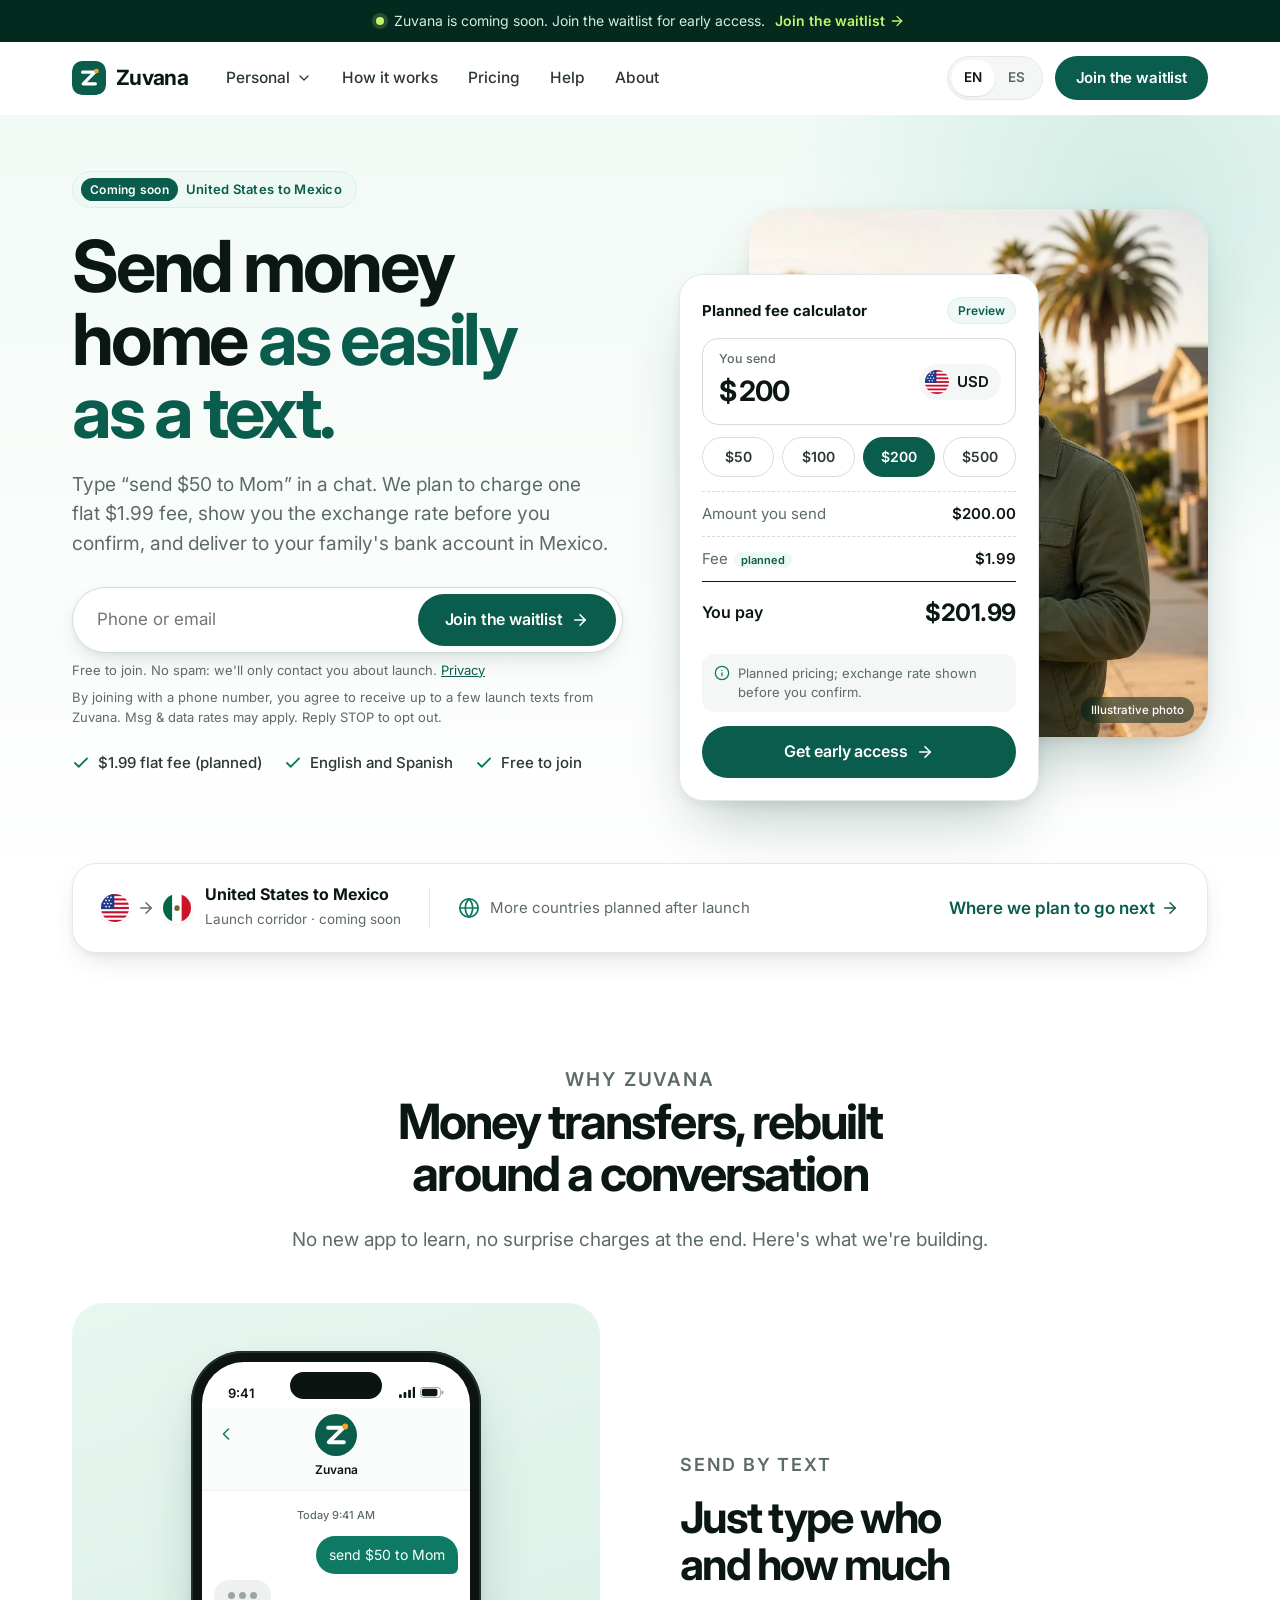
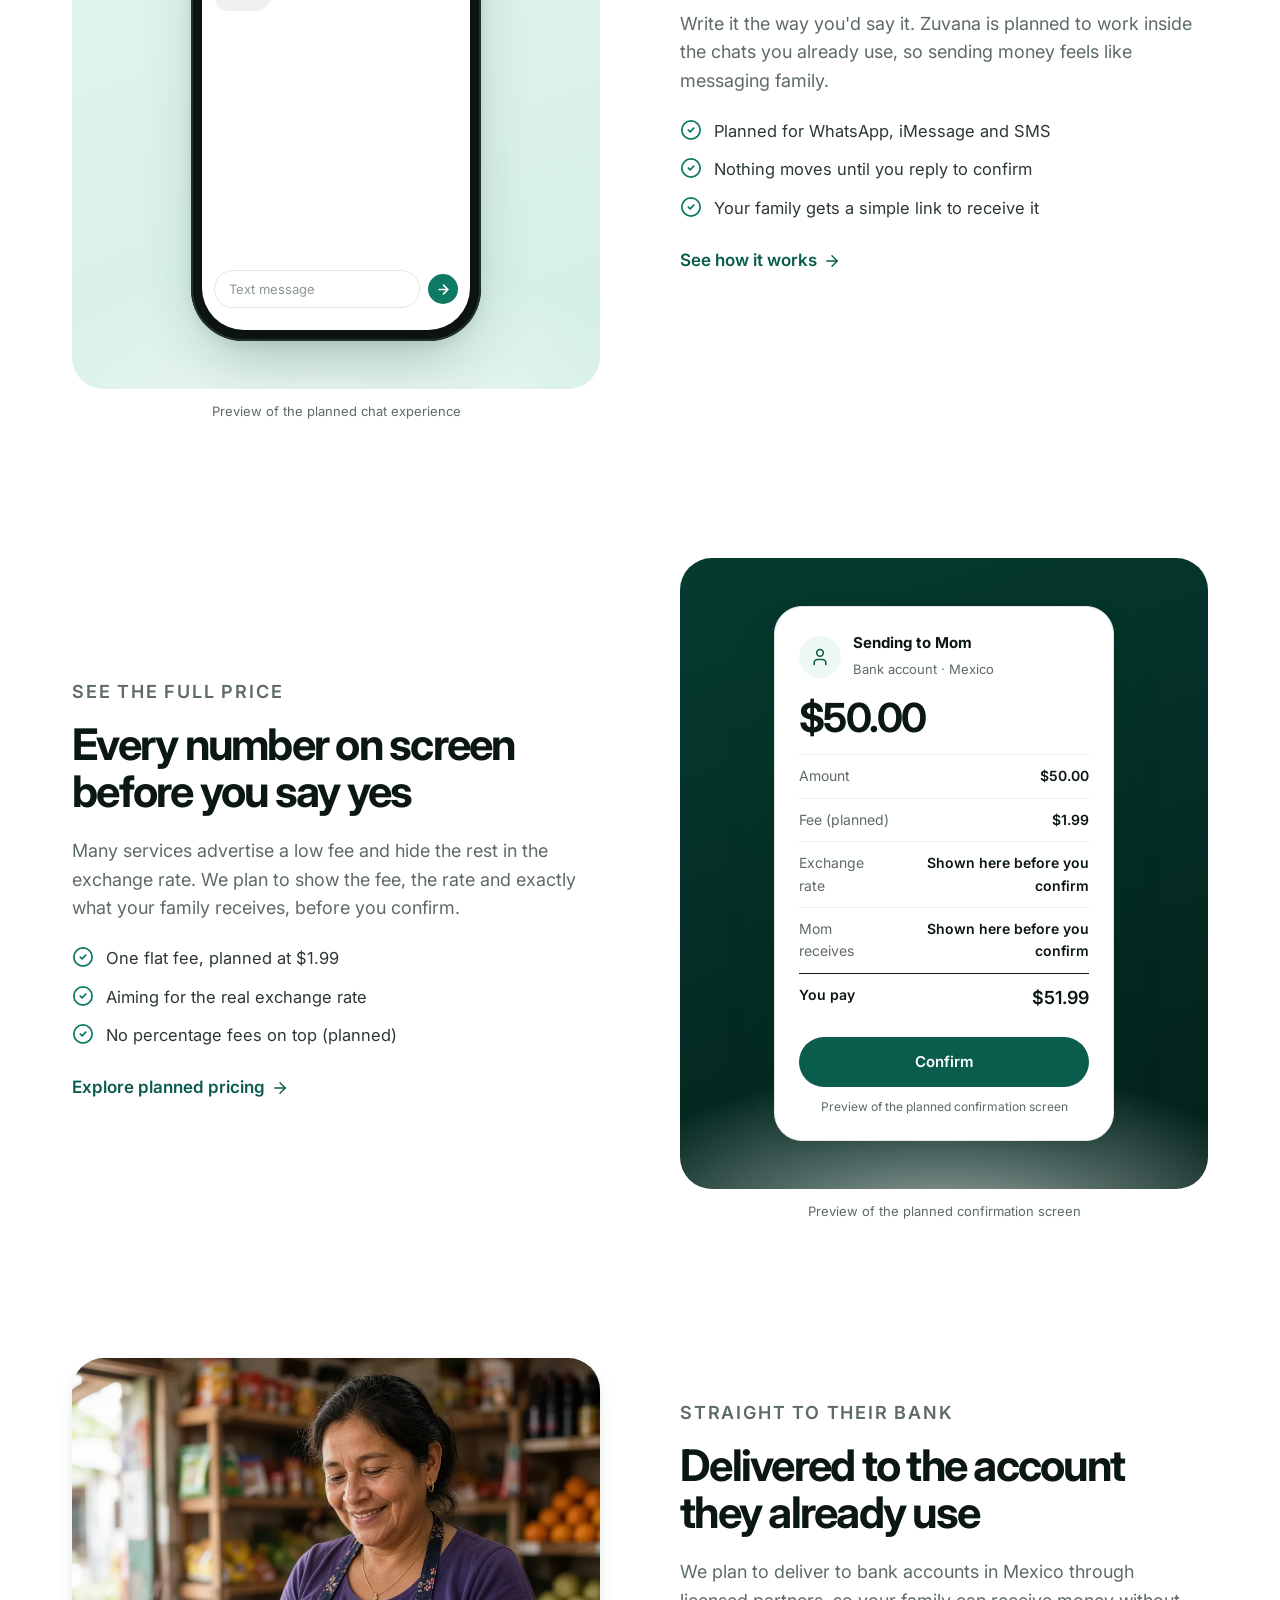
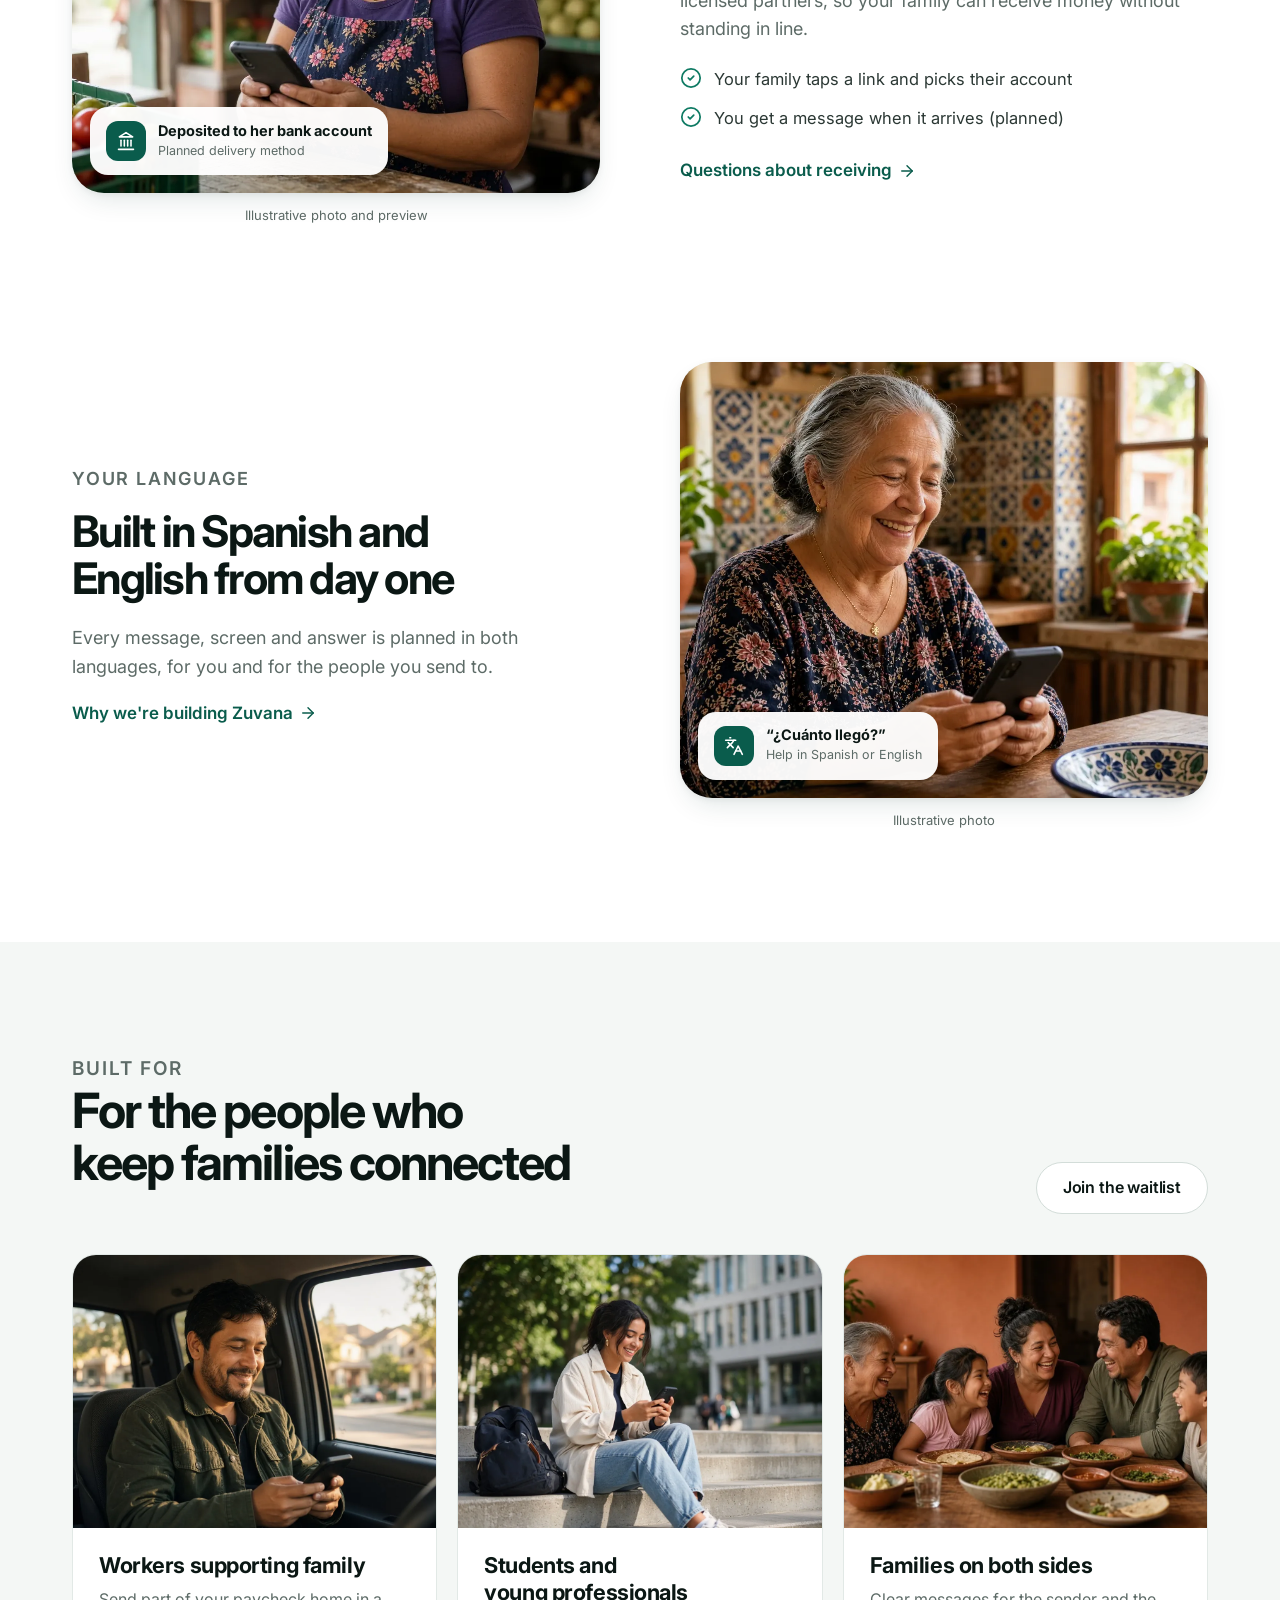
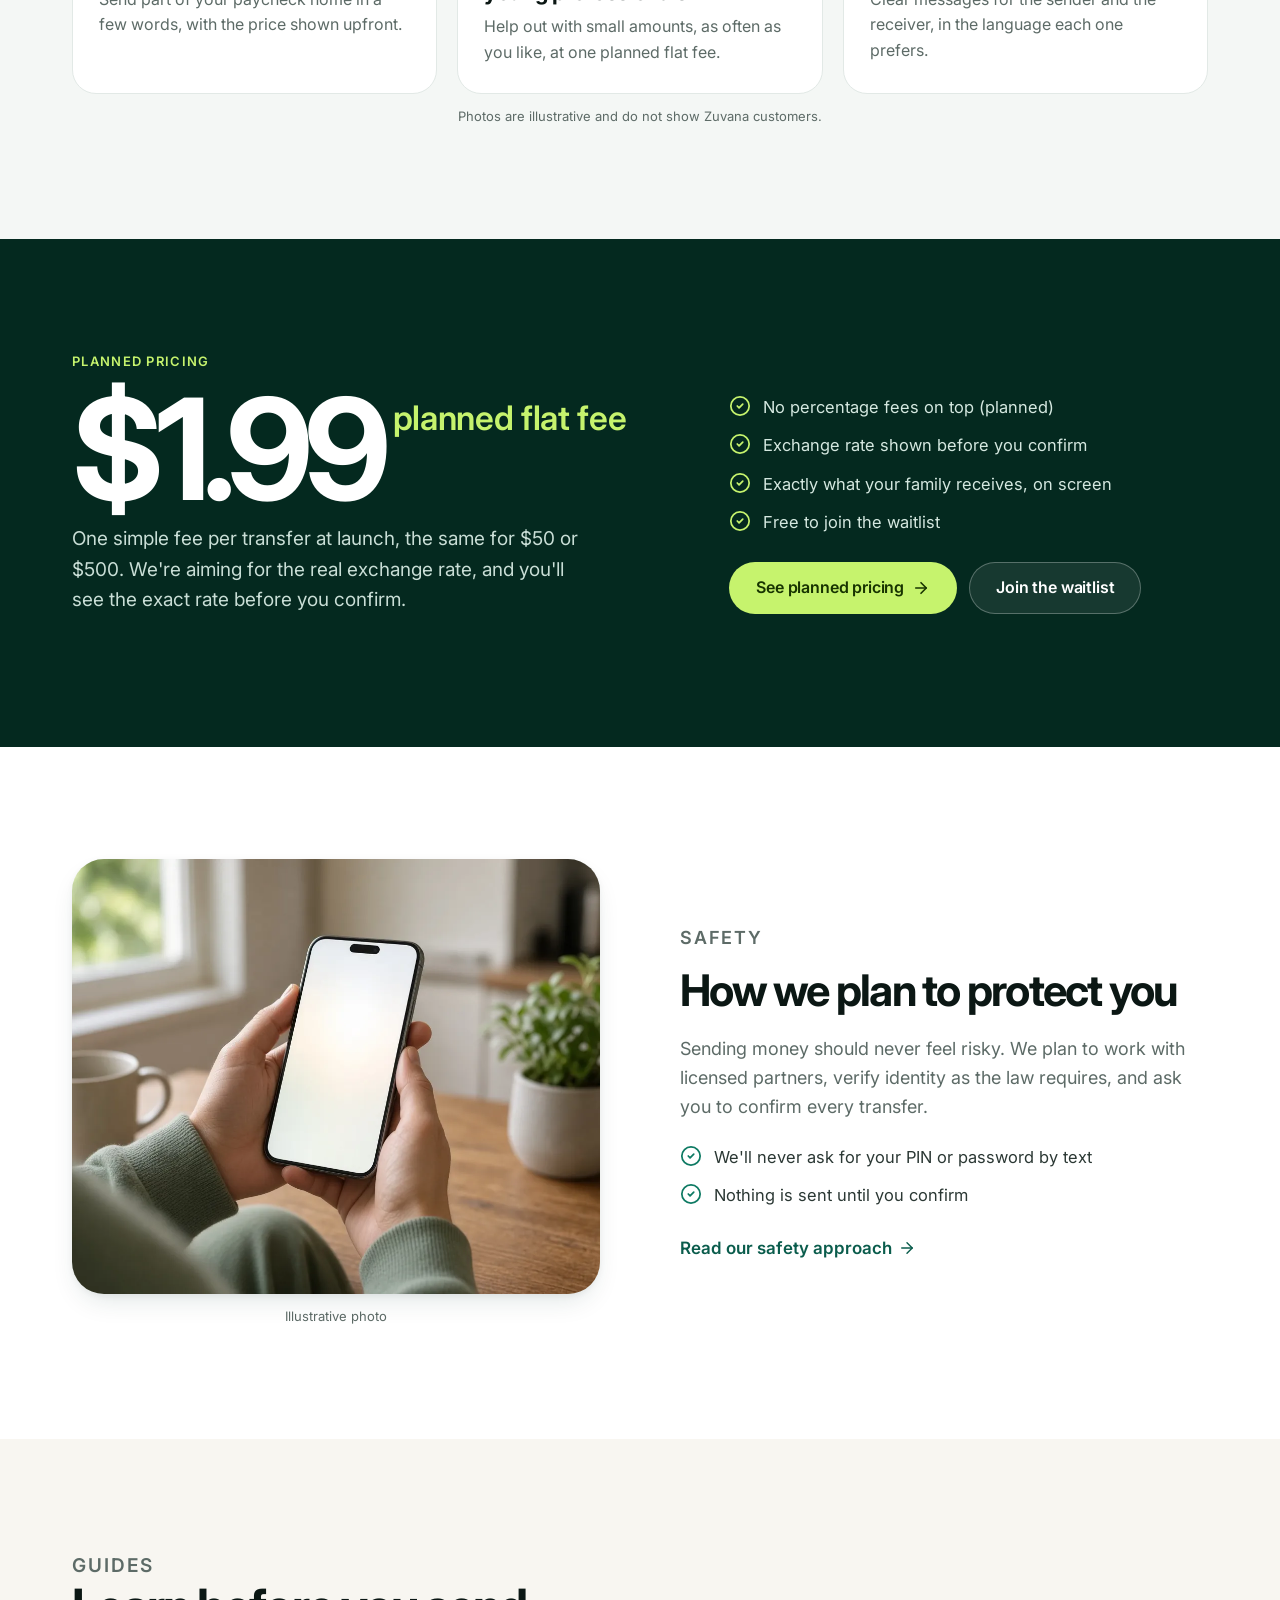
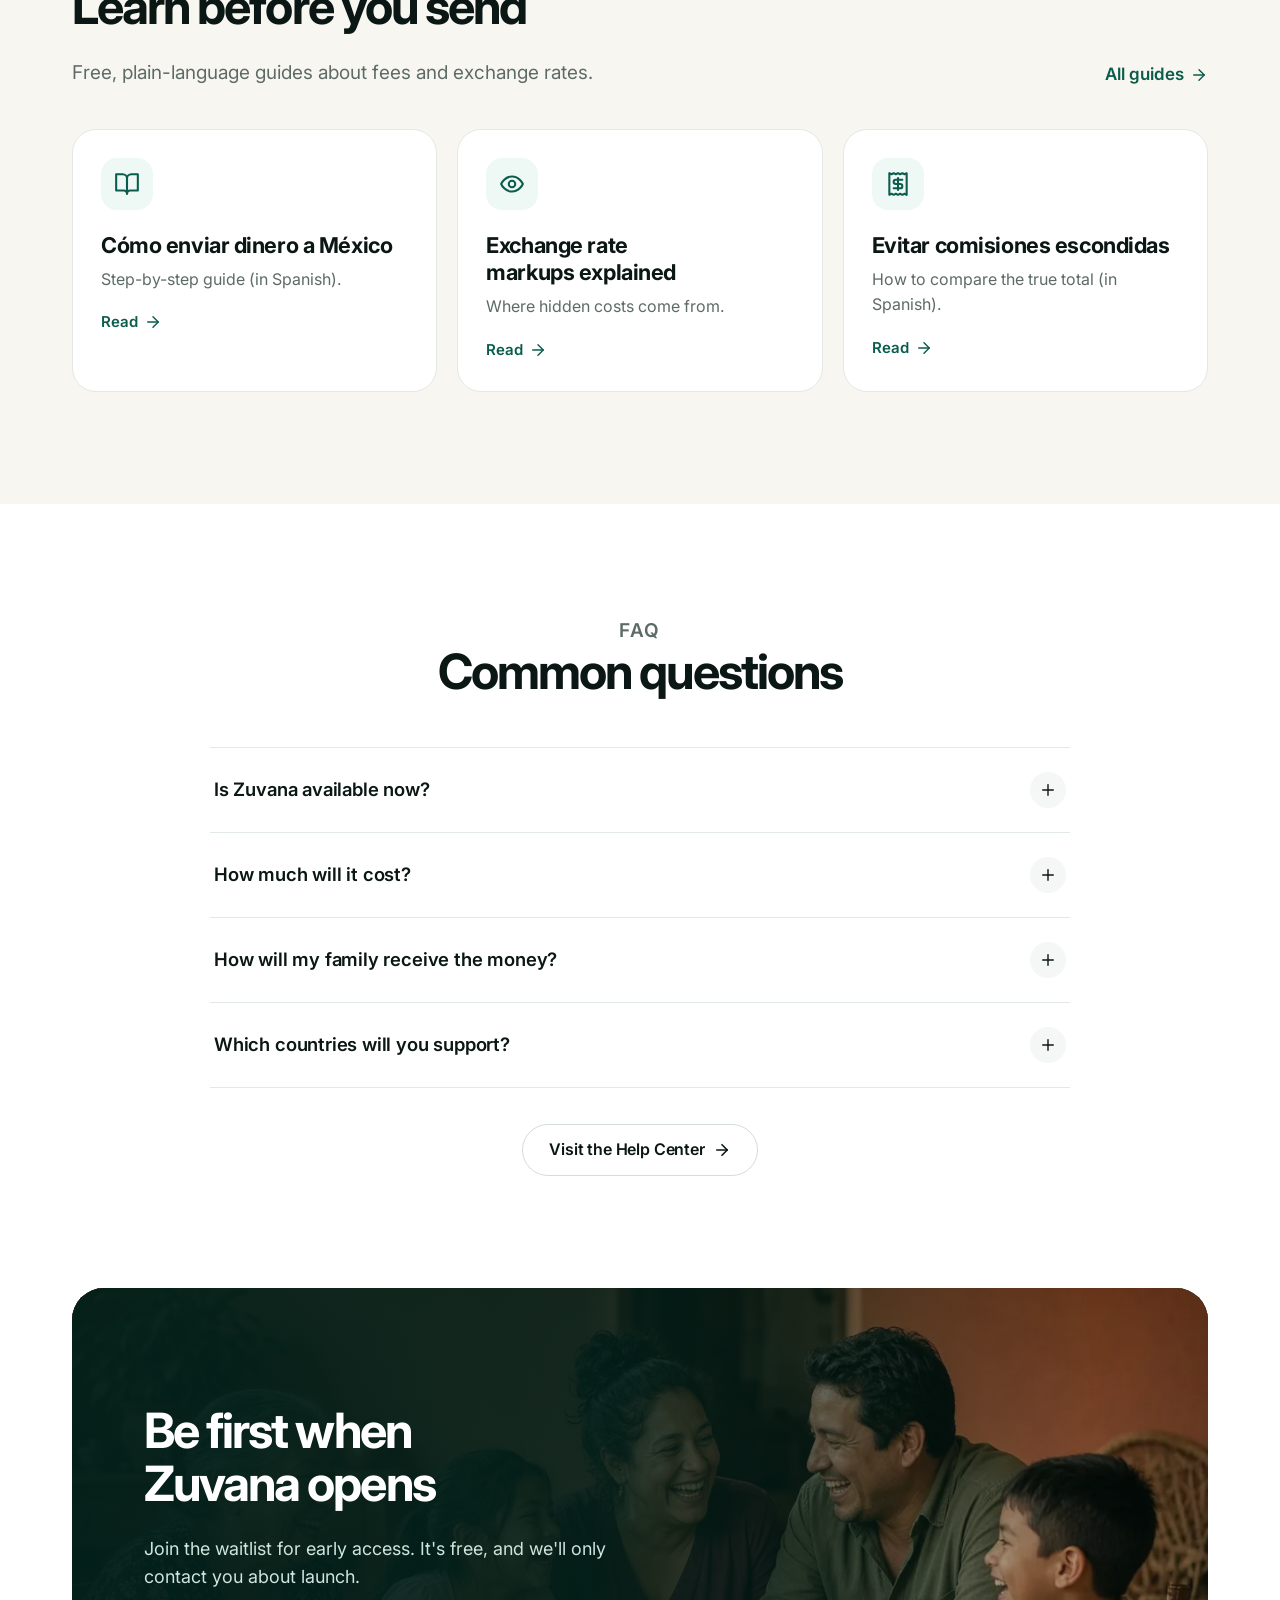
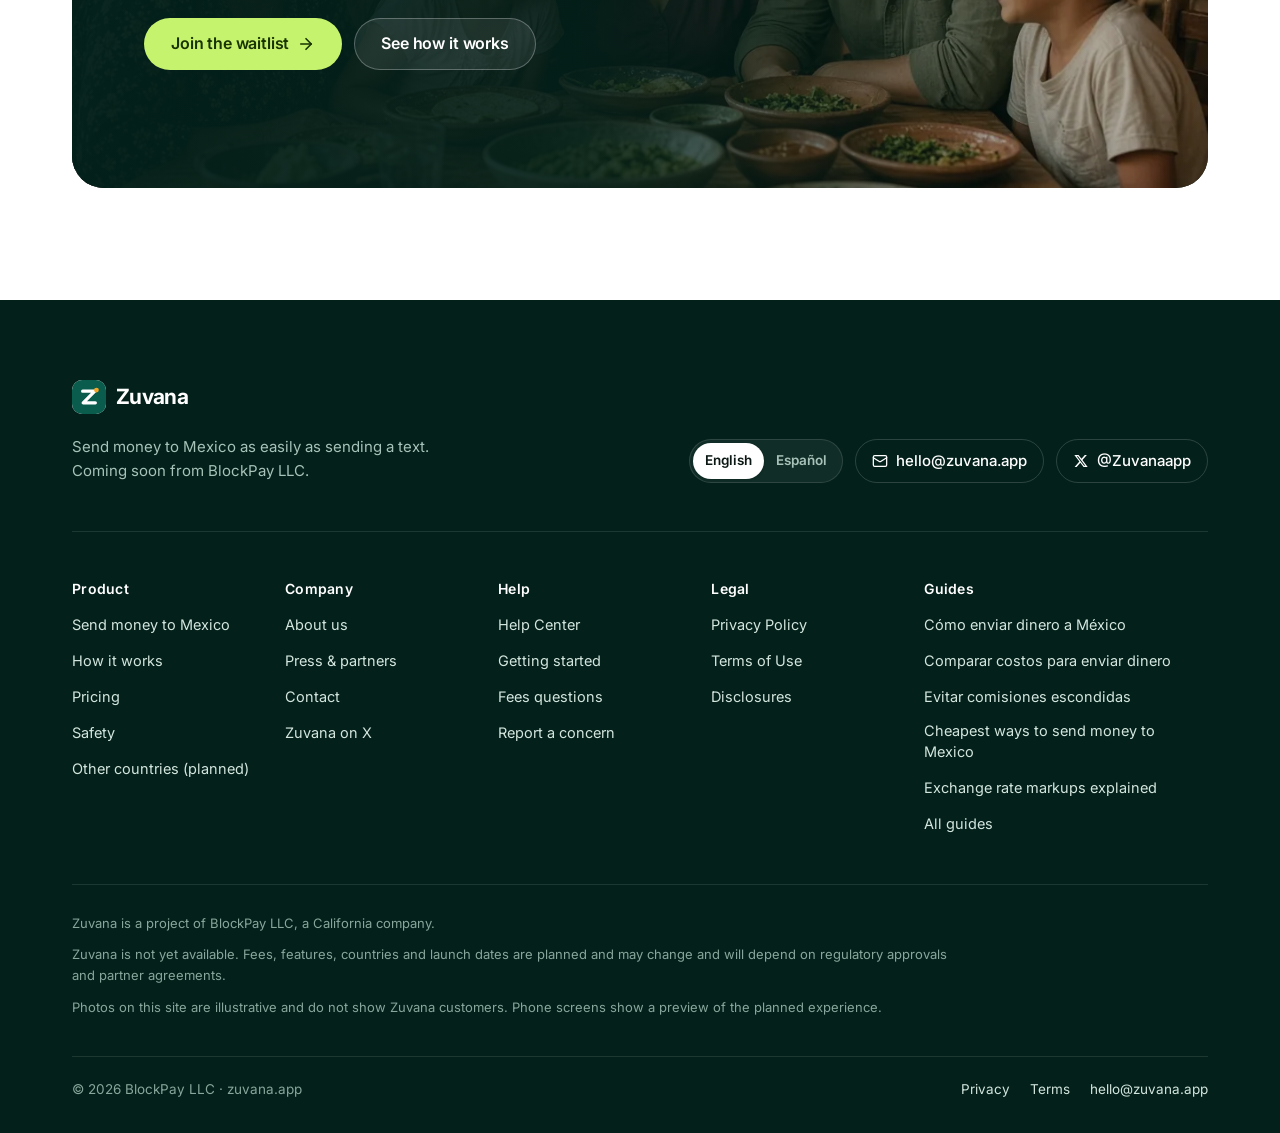
<file: index.html>
<!DOCTYPE html>
<html lang="en">
<head>
<meta charset="utf-8">
<meta name="viewport" content="width=device-width, initial-scale=1, viewport-fit=cover">
<title>Send Money to Mexico by Text: Planned Flat $1.99 Fee | Zuvana</title>
<meta name="description" content="Coming soon: send money from the U.S. to Mexico by text. Type “send $50 to Mom” in a chat. Planned flat $1.99 fee at launch; aiming for the real exchange rate. Join the Zuvana waitlist.">
<link rel="canonical" href="https://zuvana.app/">
<meta name="theme-color" content="#04291F">
<meta name="robots" content="index,follow">
<meta property="og:type" content="website">
<meta property="og:site_name" content="Zuvana">
<meta property="og:title" content="Send Money to Mexico by Text: Planned Flat $1.99 Fee | Zuvana">
<meta property="og:description" content="Coming soon: send money from the U.S. to Mexico by text. Type “send $50 to Mom” in a chat. Planned flat $1.99 fee at launch; aiming for the real exchange rate. Join the Zuvana waitlist.">
<meta property="og:url" content="https://zuvana.app/">
<meta property="og:image" content="https://zuvana.app/og-image.png">
<meta property="og:image:width" content="1200">
<meta property="og:image:height" content="630">
<meta property="og:locale" content="en_US">
<meta property="og:locale:alternate" content="es_US">
<meta name="twitter:card" content="summary_large_image">
<meta name="twitter:site" content="@Zuvanaapp">
<meta name="twitter:title" content="Send Money to Mexico by Text: Planned Flat $1.99 Fee | Zuvana">
<meta name="twitter:description" content="Coming soon: send money from the U.S. to Mexico by text. Type “send $50 to Mom” in a chat. Planned flat $1.99 fee at launch; aiming for the real exchange rate. Join the Zuvana waitlist.">
<meta name="twitter:image" content="https://zuvana.app/og-image.png">
<link rel="icon" href="/favicon.ico" sizes="any">
<link rel="icon" href="/logo.svg" type="image/svg+xml">
<link rel="apple-touch-icon" href="/apple-touch-icon.png">
<link rel="preconnect" href="https://fonts.googleapis.com">
<link rel="preconnect" href="https://fonts.gstatic.com" crossorigin>
<link rel="stylesheet" href="https://fonts.googleapis.com/css2?family=Inter:opsz,wght@14..32,400..800&display=swap">
<link rel="stylesheet" href="/styles.css">
<script>document.documentElement.classList.add("js")</script>
<script type="application/ld+json">
{"@context":"https://schema.org","@graph":[
{"@type":"Organization","@id":"https://zuvana.app/#org","name":"Zuvana","legalName":"BlockPay LLC","url":"https://zuvana.app/","logo":"https://zuvana.app/apple-touch-icon.png","email":"hello@zuvana.app","sameAs":["https://x.com/Zuvanaapp"],"contactPoint":{"@type":"ContactPoint","email":"hello@zuvana.app","contactType":"customer support","availableLanguage":["English","Spanish"]}},
{"@type":"WebSite","@id":"https://zuvana.app/#website","url":"https://zuvana.app/","name":"Zuvana","description":"Coming soon: send money to Mexico by text. Planned flat $1.99 fee at launch; aiming for the real exchange rate. Waitlist only today.","inLanguage":["en","es"],"publisher":{"@id":"https://zuvana.app/#org"}}
]}
</script>
</head>
<body class="home">
<svg width="0" height="0" style="position:absolute" aria-hidden="true" focusable="false"><defs>
<symbol id="f-us" viewBox="0 0 20 20"><rect width="20" height="20" fill="#fff"/><g fill="#c8102e"><rect y="0" width="20" height="1.54"/><rect y="3.08" width="20" height="1.54"/><rect y="6.15" width="20" height="1.54"/><rect y="9.23" width="20" height="1.54"/><rect y="12.3" width="20" height="1.54"/><rect y="15.38" width="20" height="1.54"/><rect y="18.46" width="20" height="1.54"/></g><rect width="9.5" height="10.77" fill="#1f3a8a"/><g fill="#fff"><circle cx="2.4" cy="2.4" r=".6"/><circle cx="4.75" cy="2.4" r=".6"/><circle cx="7.1" cy="2.4" r=".6"/><circle cx="3.6" cy="4.6" r=".6"/><circle cx="5.9" cy="4.6" r=".6"/><circle cx="2.4" cy="6.8" r=".6"/><circle cx="4.75" cy="6.8" r=".6"/><circle cx="7.1" cy="6.8" r=".6"/><circle cx="3.6" cy="9" r=".6"/><circle cx="5.9" cy="9" r=".6"/></g></symbol>
<symbol id="f-mx" viewBox="0 0 20 20"><rect width="6.67" height="20" fill="#006847"/><rect x="6.67" width="6.66" height="20" fill="#fff"/><rect x="13.33" width="6.67" height="20" fill="#ce1126"/><circle cx="10" cy="10" r="1.9" fill="#8a5a2b"/><path d="M8.3 11.2q1.7 1.4 3.4 0" stroke="#3a7d44" stroke-width=".6" fill="none"/></symbol>
<symbol id="i-msg" viewBox="0 0 24 24"><path d="M7.9 20A9 9 0 1 0 4 16.1L2 22Z"/></symbol>
<symbol id="i-phone" viewBox="0 0 24 24"><rect width="14" height="20" x="5" y="2" rx="2" ry="2"/><path d="M12 18h.01"/></symbol>
<symbol id="i-receipt" viewBox="0 0 24 24"><path d="M4 2v20l2-1 2 1 2-1 2 1 2-1 2 1 2-1 2 1V2l-2 1-2-1-2 1-2-1-2 1-2-1-2 1Z"/><path d="M16 8h-6a2 2 0 1 0 0 4h4a2 2 0 1 1 0 4H8"/><path d="M12 17.5v-11"/></symbol>
<symbol id="i-eye" viewBox="0 0 24 24"><path d="M2 12s3-7 10-7 10 7 10 7-3 7-10 7-10-7-10-7Z"/><circle cx="12" cy="12" r="3"/></symbol>
<symbol id="i-lang" viewBox="0 0 24 24"><path d="m5 8 6 6"/><path d="m4 14 6-6 2-3"/><path d="M2 5h12"/><path d="M7 2h1"/><path d="m22 22-5-10-5 10"/><path d="M14 18h6"/></symbol>
<symbol id="i-bank" viewBox="0 0 24 24"><path d="M3 22h18"/><path d="M6 18v-7"/><path d="M10 18v-7"/><path d="M14 18v-7"/><path d="M18 18v-7"/><path d="m12 2 8 5H4Z"/></symbol>
<symbol id="i-check" viewBox="0 0 24 24"><path d="M20 6 9 17l-5-5"/></symbol>
<symbol id="i-checkc" viewBox="0 0 24 24"><circle cx="12" cy="12" r="10"/><path d="m9 12 2 2 4-4"/></symbol>
<symbol id="i-arrow" viewBox="0 0 24 24"><path d="M5 12h14"/><path d="m12 5 7 7-7 7"/></symbol>
<symbol id="i-plus" viewBox="0 0 24 24"><path d="M5 12h14"/><path d="M12 5v14"/></symbol>
<symbol id="i-back" viewBox="0 0 24 24"><path d="m15 18-6-6 6-6"/></symbol>
<symbol id="i-right" viewBox="0 0 24 24"><path d="m9 18 6-6-6-6"/></symbol>
<symbol id="i-down" viewBox="0 0 24 24"><path d="m6 9 6 6 6-6"/></symbol>
<symbol id="i-info" viewBox="0 0 24 24"><circle cx="12" cy="12" r="10"/><path d="M12 16v-4"/><path d="M12 8h.01"/></symbol>
<symbol id="i-user" viewBox="0 0 24 24"><path d="M19 21v-2a4 4 0 0 0-4-4H9a4 4 0 0 0-4 4v2"/><circle cx="12" cy="7" r="4"/></symbol>
<symbol id="i-users" viewBox="0 0 24 24"><path d="M16 21v-2a4 4 0 0 0-4-4H6a4 4 0 0 0-4 4v2"/><circle cx="9" cy="7" r="4"/><path d="M22 21v-2a4 4 0 0 0-3-3.87"/><path d="M16 3.13a4 4 0 0 1 0 7.75"/></symbol>
<symbol id="i-menu" viewBox="0 0 24 24"><path d="M4 7h16"/><path d="M4 12h16"/><path d="M4 17h16"/></symbol>
<symbol id="i-x" viewBox="0 0 24 24"><path d="M18 6 6 18"/><path d="m6 6 12 12"/></symbol>
<symbol id="i-globe" viewBox="0 0 24 24"><circle cx="12" cy="12" r="10"/><path d="M12 2a14.5 14.5 0 0 0 0 20 14.5 14.5 0 0 0 0-20"/><path d="M2 12h20"/></symbol>
<symbol id="i-shield" viewBox="0 0 24 24"><path d="M20 13c0 5-3.5 7.5-7.66 8.95a1 1 0 0 1-.67-.01C7.5 20.5 4 18 4 13V6a1 1 0 0 1 1-1c2 0 4.5-1.2 6.24-2.72a1.17 1.17 0 0 1 1.52 0C14.51 3.81 17 5 19 5a1 1 0 0 1 1 1z"/><path d="m9 12 2 2 4-4"/></symbol>
<symbol id="i-id" viewBox="0 0 24 24"><rect width="20" height="14" x="2" y="5" rx="2"/><circle cx="8" cy="12" r="2"/><path d="M14 10h4"/><path d="M14 14h4"/><path d="M5 16.5c.6-1 1.7-1.5 3-1.5s2.4.5 3 1.5"/></symbol>
<symbol id="i-alert" viewBox="0 0 24 24"><path d="m21.73 18-8-14a2 2 0 0 0-3.48 0l-8 14A2 2 0 0 0 4 21h16a2 2 0 0 0 1.73-3"/><path d="M12 9v4"/><path d="M12 17h.01"/></symbol>
<symbol id="i-search" viewBox="0 0 24 24"><circle cx="11" cy="11" r="8"/><path d="m21 21-4.3-4.3"/></symbol>
<symbol id="i-mail" viewBox="0 0 24 24"><rect width="20" height="16" x="2" y="4" rx="2"/><path d="m22 7-8.97 5.7a1.94 1.94 0 0 1-2.06 0L2 7"/></symbol>
<symbol id="i-heart" viewBox="0 0 24 24"><path d="M19 14c1.49-1.46 3-3.21 3-5.5A5.5 5.5 0 0 0 16.5 3c-1.76 0-3 .5-4.5 2-1.5-1.5-2.74-2-4.5-2A5.5 5.5 0 0 0 2 8.5c0 2.3 1.5 4.05 3 5.5l7 7Z"/></symbol>
<symbol id="i-book" viewBox="0 0 24 24"><path d="M2 3h6a4 4 0 0 1 4 4v14a3 3 0 0 0-3-3H2z"/><path d="M22 3h-6a4 4 0 0 0-4 4v14a3 3 0 0 1 3-3h7z"/></symbol>
<symbol id="i-help" viewBox="0 0 24 24"><circle cx="12" cy="12" r="10"/><path d="M9.09 9a3 3 0 0 1 5.83 1c0 2-3 3-3 3"/><path d="M12 17h.01"/></symbol>
<symbol id="i-key" viewBox="0 0 24 24"><circle cx="7.5" cy="15.5" r="5.5"/><path d="m21 2-9.6 9.6"/><path d="m15.5 7.5 3 3L22 7l-3-3"/></symbol>
<symbol id="i-clock" viewBox="0 0 24 24"><circle cx="12" cy="12" r="10"/><path d="M12 6v6l4 2"/></symbol>
<symbol id="i-handshake" viewBox="0 0 24 24"><path d="m11 17 2 2a1 1 0 1 0 3-3"/><path d="m14 14 2.5 2.5a1 1 0 1 0 3-3l-3.88-3.88a3 3 0 0 0-4.24 0l-.88.88a1 1 0 1 1-3-3l2.81-2.81a5.79 5.79 0 0 1 7.06-.87l.47.28a2 2 0 0 0 1.42.25L21 4"/><path d="m21 3 1 11h-2"/><path d="M3 3 2 14l6.5 6.5a1 1 0 1 0 3-3"/><path d="M3 4h8"/></symbol>
<symbol id="i-sparkle" viewBox="0 0 24 24"><path d="M9.94 15.5A2 2 0 0 0 8.5 14.06l-6.14-1.58a.5.5 0 0 1 0-.96L8.5 9.94A2 2 0 0 0 9.94 8.5l1.58-6.14a.5.5 0 0 1 .96 0L14.06 8.5A2 2 0 0 0 15.5 9.94l6.14 1.58a.5.5 0 0 1 0 .96L15.5 14.06a2 2 0 0 0-1.44 1.44l-1.58 6.14a.5.5 0 0 1-.96 0z"/></symbol>
<symbol id="i-file" viewBox="0 0 24 24"><path d="M15 2H6a2 2 0 0 0-2 2v16a2 2 0 0 0 2 2h12a2 2 0 0 0 2-2V7Z"/><path d="M14 2v4a2 2 0 0 0 2 2h4"/><path d="M10 13h4"/><path d="M10 17h4"/></symbol>
<symbol id="i-store" viewBox="0 0 24 24"><path d="m2 7 4.41-4.41A2 2 0 0 1 7.83 2h8.34a2 2 0 0 1 1.42.59L22 7"/><path d="M4 12v8a2 2 0 0 0 2 2h12a2 2 0 0 0 2-2v-8"/><path d="M15 22v-4a2 2 0 0 0-2-2h-2a2 2 0 0 0-2 2v4"/><path d="M2 7h20"/><path d="M22 7v3a2 2 0 0 1-2 2a2.7 2.7 0 0 1-1.59-.63.7.7 0 0 0-.82 0A2.7 2.7 0 0 1 16 12a2.7 2.7 0 0 1-1.59-.63.7.7 0 0 0-.82 0A2.7 2.7 0 0 1 12 12a2.7 2.7 0 0 1-1.59-.63.7.7 0 0 0-.82 0A2.7 2.7 0 0 1 8 12a2.7 2.7 0 0 1-1.59-.63.7.7 0 0 0-.82 0A2.7 2.7 0 0 1 4 12a2 2 0 0 1-2-2V7"/></symbol>
<symbol id="i-grad" viewBox="0 0 24 24"><path d="M21.42 10.92a1 1 0 0 0-.02-1.84L12.83 5.18a2 2 0 0 0-1.66 0L2.6 9.08a1 1 0 0 0 0 1.83l8.57 3.91a2 2 0 0 0 1.66 0z"/><path d="M22 10v6"/><path d="M6 12.5V16a6 3 0 0 0 12 0v-3.5"/></symbol>
<symbol id="i-home" viewBox="0 0 24 24"><path d="M15 21v-8a1 1 0 0 0-1-1h-4a1 1 0 0 0-1 1v8"/><path d="M3 10a2 2 0 0 1 .71-1.53l7-6a2 2 0 0 1 2.58 0l7 6A2 2 0 0 1 21 10v9a2 2 0 0 1-2 2H5a2 2 0 0 1-2-2z"/></symbol>
<symbol id="i-xlogo" viewBox="0 0 24 24"><path fill="currentColor" stroke="none" d="M17.75 3h3.07l-6.7 7.66L22 21h-6.17l-4.84-6.32L5.45 21H2.37l7.17-8.2L2 3h6.33l4.37 5.78L17.75 3Zm-1.08 16.2h1.7L7.4 4.73H5.58L16.67 19.2Z"/></symbol>
</defs></svg>
<a class="skip" href="#main"><span data-i="kb58273f">Skip to content</span></a>
<div class="announce" role="region" aria-label="Announcement" data-t-aria-label="kfeb4d2d"><div class="container announce-in"><span class="dot" aria-hidden="true"></span><span><span data-i="ke123658">Zuvana is coming soon. Join the waitlist for early access.</span></span><a href="#wl"><span data-i="kfd27891">Join the waitlist</span><svg class="ic" aria-hidden="true"><use href="#i-arrow"/></svg></a></div></div>
<header class="site-header" id="top">
  <div class="container nav">
    <a class="brand" href="/" aria-label="Zuvana home" data-t-aria-label="kb86e06b"><img src="/logo.svg" alt="" width="34" height="34">Zuvana</a>
    <nav class="primary" aria-label="Main" data-t-aria-label="ka02c83a">
      <ul class="menu">
        <li class="has-mega"><button class="menu-btn" type="button" aria-expanded="false" aria-controls="mega-personal"><span><span data-i="k184daff">Personal</span></span><svg class="ic" aria-hidden="true"><use href="#i-down"/></svg></button>
          <div class="mega" id="mega-personal">
            <div>
              <p class="mega-h"><span data-i="k66421c0">Send money</span></p>
              <a class="mega-item" href="/"><span class="mi"><span class="flag" aria-hidden="true"><svg viewBox="0 0 20 20"><use href="#f-mx"/></svg></span></span><span><b><span data-i="k58bee92">To Mexico</span></b><small><span data-i="k82a7772">Our launch corridor, coming soon</span></small></span></a>
              <a class="mega-item" href="/help.html#countries"><span class="mi"><svg class="ic" aria-hidden="true"><use href="#i-globe"/></svg></span><span><b><span data-i="k467dd70">Other countries (planned)</span></b><small><span data-i="k6ffb12f">More corridors after launch</span></small></span></a>
              <a class="mega-item" href="/guides/"><span class="mi"><svg class="ic" aria-hidden="true"><use href="#i-book"/></svg></span><span><b><span data-i="k45389ee">Guides</span></b><small><span data-i="k0163648">Free guides to sending money home</span></small></span></a>
            </div>
            <div>
              <p class="mega-h"><span data-i="k2f1a3e6">Learn</span></p>
              <a class="mega-item" href="/how-it-works.html"><span class="mi"><svg class="ic" aria-hidden="true"><use href="#i-msg"/></svg></span><span><b><span data-i="k9ffdb95">How it works</span></b><small><span data-i="kc6520cc">Send by text, step by step</span></small></span></a>
              <a class="mega-item" href="/pricing.html"><span class="mi"><svg class="ic" aria-hidden="true"><use href="#i-receipt"/></svg></span><span><b><span data-i="ke22ac25">Pricing</span></b><small><span data-i="k71e75e0">One planned flat fee</span></small></span></a>
              <a class="mega-item" href="/safety.html"><span class="mi"><svg class="ic" aria-hidden="true"><use href="#i-shield"/></svg></span><span><b><span data-i="k6472ce4">Safety</span></b><small><span data-i="kb361ba9">How we plan to protect you</span></small></span></a>
            </div>
            <div class="mega-feature">
              <div><b><span data-i="k227165d">Be first in line</span></b><p><span data-i="k96fa084">Join the waitlist and we'll tell you when Zuvana opens.</span></p></div>
              <a class="btn btn-accent btn-sm" href="#wl"><span data-i="kfd27891">Join the waitlist</span></a>
            </div>
          </div>
        </li>
        <li><a href="/how-it-works.html"><span data-i="k9ffdb95">How it works</span></a></li>
        <li><a href="/pricing.html"><span data-i="ke22ac25">Pricing</span></a></li>
        <li><a href="/help.html"><span data-i="k6a26f54">Help</span></a></li>
        <li><a href="/about.html"><span data-i="k8f7f4c1">About</span></a></li>
      </ul>
    </nav>
    <div class="nav-right">
      <div class="lang-switch" role="group" aria-label="Language" data-t-aria-label="k4994a8f"><button type="button" data-set="en" aria-pressed="true">EN</button><button type="button" data-set="es" aria-pressed="false">ES</button></div>
      <a class="btn btn-primary btn-sm nav-cta" href="#wl"><span data-i="kfd27891">Join the waitlist</span></a>
      <button class="burger" type="button" aria-expanded="false" aria-controls="drawer" aria-label="Open menu"><svg class="ic" aria-hidden="true"><use href="#i-menu"/></svg></button>
    </div>
  </div>
</header>
<div class="scrim" aria-hidden="true"></div>
<div class="drawer" id="drawer" role="dialog" aria-modal="true" aria-label="Menu" data-t-aria-label="kb615412" aria-hidden="true">
  <div class="drawer-top"><a class="brand" href="/"><img src="/logo.svg" alt="" width="34" height="34">Zuvana</a><button class="burger drawer-close" type="button" aria-label="Close menu" data-t-aria-label="k68f18f6"><svg class="ic" aria-hidden="true"><use href="#i-x"/></svg></button></div>
  <div class="drawer-body">
    <p class="drawer-h"><span data-i="k66421c0">Send money</span></p>
    <a class="dl" href="/"><span><span data-i="k58bee92">To Mexico</span> <small><span data-i="k81151a1">Coming soon</span></small></span><svg class="ic" aria-hidden="true"><use href="#i-right"/></svg></a>
    <a class="dl" href="/help.html#countries"><span><span data-i="k467dd70">Other countries (planned)</span></span><svg class="ic" aria-hidden="true"><use href="#i-right"/></svg></a>
    <a class="dl" href="/guides/"><span><span data-i="k45389ee">Guides</span></span><svg class="ic" aria-hidden="true"><use href="#i-right"/></svg></a>
    <p class="drawer-h"><span data-i="k1c76cbf">Company</span></p>
    <a class="dl" href="/how-it-works.html"><span><span data-i="k9ffdb95">How it works</span></span><svg class="ic" aria-hidden="true"><use href="#i-right"/></svg></a>
    <a class="dl" href="/pricing.html"><span><span data-i="ke22ac25">Pricing</span></span><svg class="ic" aria-hidden="true"><use href="#i-right"/></svg></a>
    <a class="dl" href="/safety.html"><span><span data-i="k6472ce4">Safety</span></span><svg class="ic" aria-hidden="true"><use href="#i-right"/></svg></a>
    <a class="dl" href="/help.html"><span><span data-i="kefdaf9f">Help Center</span></span><svg class="ic" aria-hidden="true"><use href="#i-right"/></svg></a>
    <a class="dl" href="/about.html"><span><span data-i="k8f7f4c1">About</span></span><svg class="ic" aria-hidden="true"><use href="#i-right"/></svg></a>
  </div>
  <div class="drawer-foot">
    <div class="lang-switch" role="group" aria-label="Language" data-t-aria-label="k4994a8f"><button type="button" data-set="en" aria-pressed="true">English</button><button type="button" data-set="es" aria-pressed="false">Español</button></div>
    <a class="btn btn-primary btn-block" href="#wl"><span data-i="kfd27891">Join the waitlist</span><svg class="ic" aria-hidden="true"><use href="#i-arrow"/></svg></a>
  </div>
</div>
<main id="main">

<section class="hero">
  <div class="container hero-grid">
    <div class="hero-copy">
      <p class="eyebrow"><span class="pill"><span data-i="k81151a1">Coming soon</span></span><span data-i="k7360f20">United States to Mexico</span></p>
      <h1><span data-h="k682fd0b">Send money home <em>as easily as a text.</em></span></h1>
      <p class="lead"><span data-i="k3ae130b">Type “send $50 to Mom” in a chat. We plan to charge one flat $1.99 fee, show you the exchange rate before you confirm, and deliver to your family's bank account in Mexico.</span></p>
      <form id="wl" class="waitlist " novalidate action="#" method="post">
  <div class="form-row">
    <label for="contact" class="sr"><span data-i="k4519934">Your phone or email</span></label>
    <input id="contact" class="input" name="contact" type="text" required aria-describedby="err" aria-invalid="false" autocomplete="email" inputmode="email" placeholder="Phone or email" data-t-placeholder="k2c630b0">
    <input type="text" name="_honey" tabindex="-1" autocomplete="off" class="sr" aria-hidden="true">
    <input type="hidden" name="ref" id="ref" value="">
    <button class="btn btn-primary cta-submit" type="submit"><span><span data-i="kfd27891">Join the waitlist</span></span><svg class="ic" aria-hidden="true"><use href="#i-arrow"/></svg></button>
  </div>
  <p class="err" id="err" role="alert"></p>
  <p class="ok" id="ok" role="status"></p>
  <p class="fine"><span data-i="kdfd7bd5">Free to join. No spam: we'll only contact you about launch.</span> <a href="/privacy.html"><span data-i="kc5f29bb">Privacy</span></a></p>
  <p class="fine"><span data-h="k6e06db8">By joining with a phone number, you agree to receive up to a few launch texts from Zuvana. Msg &amp; data rates may apply. Reply STOP to opt out.</span></p>
</form>
      <ul class="perks">
        <li><svg class="ic" aria-hidden="true"><use href="#i-check"/></svg><span data-i="k60eb25d">$1.99 flat fee (planned)</span></li>
        <li><svg class="ic" aria-hidden="true"><use href="#i-check"/></svg><span data-i="kdd485a4">English and Spanish</span></li>
        <li><svg class="ic" aria-hidden="true"><use href="#i-check"/></svg><span data-i="k8d29020">Free to join</span></li>
      </ul>
    </div>
    <div class="hero-visual">
      <div class="hero-photo"><img src="/img/hero.webp" alt="Illustrative photo: a man on a sunny street looking at his phone" data-t-alt="k2e9b76e" width="1152" height="864" fetchpriority="high"><span class="photo-tag"><span data-i="k9c8da96">Illustrative photo</span></span></div>
      <div class="calc-card calc ">
  <div class="calc-top"><b><span data-i="k710e44e">Planned fee calculator</span></b><span class="badge"><span data-i="k31fde7b">Preview</span></span></div>
  <div class="amt-field">
    <div style="flex:1;min-width:0"><label for="amt-x"><span data-i="k9b6bbfa">You send</span></label><div class="cur"><span aria-hidden="true">$</span><input class="amt" id="amt-x" type="text" inputmode="decimal" value="200" autocomplete="off"></div></div>
    <span class="ccy"><span class="flag" aria-hidden="true"><svg viewBox="0 0 20 20"><use href="#f-us"/></svg></span>USD</span>
  </div>
  <div class="chips" role="group" aria-label="Quick amounts" data-t-aria-label="kb78e40e"><button type="button" class="chip" data-v="50">$50</button><button type="button" class="chip" data-v="100">$100</button><button type="button" class="chip" data-v="200">$200</button><button type="button" class="chip" data-v="500">$500</button></div>
  <p class="calc-hint" aria-live="polite"></p>
  <ul class="lines">
    <li class="line"><span><span data-i="k7701279">Amount you send</span></span><b class="o-send">$200.00</b></li>
    <li class="line"><span><span data-i="keb7297e">Fee</span><span class="tag"><span data-i="k38fd049">planned</span></span></span><b>$1.99</b></li>
    <li class="line total"><span><span data-i="k9dcb097">You pay</span></span><b class="o-total" aria-live="polite">$201.99</b></li>
  </ul>
  <p class="calc-note"><svg class="ic" aria-hidden="true"><use href="#i-info"/></svg><span><span data-i="ka34d94d">Planned pricing; exchange rate shown before you confirm.</span></span></p>
  <a class="btn btn-primary btn-block" href="#wl"><span data-i="k0f07804">Get early access</span><svg class="ic" aria-hidden="true"><use href="#i-arrow"/></svg></a>
</div>
    </div>
  </div>
</section>

<div class="container corridor-wrap">
  <div class="corridor reveal">
    <div class="cor-route"><span class="flags"><span class="flag" aria-hidden="true"><svg viewBox="0 0 20 20"><use href="#f-us"/></svg></span><svg class="ic" aria-hidden="true"><use href="#i-arrow"/></svg><span class="flag" aria-hidden="true"><svg viewBox="0 0 20 20"><use href="#f-mx"/></svg></span></span><span><b><span data-i="k7360f20">United States to Mexico</span></b><small><span data-i="kac1d412">Launch corridor · coming soon</span></small></span></div>
    <span class="vr" aria-hidden="true"></span>
    <div class="cor-more"><svg class="ic" aria-hidden="true"><use href="#i-globe"/></svg><span><span data-i="k0595daa">More countries planned after launch</span></span></div>
    <a class="link-arrow" href="/help.html#countries"><span data-i="k01ed844">Where we plan to go next</span><svg class="ic" aria-hidden="true"><use href="#i-arrow"/></svg></a>
  </div>
</div>

<section class="section">
  <div class="container">
    <div class="section-head center reveal">
      <p class="kicker"><span data-i="k98e3079">Why Zuvana</span></p>
      <h2><span data-i="kd1a1668">Money transfers, rebuilt around a conversation</span></h2>
      <p><span data-i="kd70de80">No new app to learn, no surprise charges at the end. Here's what we're building.</span></p>
    </div>

    <div class="split">
      <div class="split-media reveal"><div class="media-stage"><div class="stage anim">
  <div class="phone" role="img" aria-label="Example text conversation: send $50 to Mom" data-t-aria-label="kc1db994">
    <div class="screen" aria-hidden="true">
      <div class="island"></div>
      <div class="sbar"><span>9:41</span><span class="sig"><svg viewBox="0 0 18 12"><rect x="0" y="8" width="3" height="4" rx="1" fill="currentColor"/><rect x="5" y="5.5" width="3" height="6.5" rx="1" fill="currentColor"/><rect x="10" y="3" width="3" height="9" rx="1" fill="currentColor"/><rect x="15" y="0" width="3" height="12" rx="1" fill="currentColor"/></svg><svg viewBox="0 0 26 12"><rect x=".5" y=".5" width="22" height="11" rx="3.5" fill="none" stroke="currentColor" opacity=".4"/><rect x="2" y="2" width="17" height="8" rx="2" fill="currentColor"/><rect x="23.5" y="4" width="2" height="4" rx="1" fill="currentColor" opacity=".4"/></svg></span></div>
      <div class="chead"><svg class="ic back" aria-hidden="true"><use href="#i-back"/></svg><img src="/logo.svg" alt="" width="42" height="42"><b>Zuvana</b></div>
      <div class="chat">
        <span class="time"><span data-i="kb845aeb">Today 9:41 AM</span></span>
        <div class="bub me"><span data-i="kd232f59">send $50 to Mom</span></div>
        <div class="typing ty1"><i></i><i></i><i></i></div>
        <div class="bub them"><span data-i="k603df45">Got it. Fee: $1.99 (planned). Mom gets a link to receive it in her bank account. Confirm?</span></div>
        <div class="bub me"><span data-i="k93cba07">Yes</span></div>
        <div class="typing ty2"><i></i><i></i><i></i></div>
        <div class="bub them"><span data-i="k372f7fd">Mom's link:</span> <span class="lnk">zuvana.app/r/…</span></div>
      </div>
      <div class="compose"><span><span data-i="kbedf076">Text message</span></span><b><svg class="ic" aria-hidden="true"><use href="#i-arrow"/></svg></b></div>
    </div>
  </div>
  <div class="float float-fee" aria-hidden="true"><span class="fi"><svg class="ic" aria-hidden="true"><use href="#i-receipt"/></svg></span><span><small><span data-i="k0d19b92">Planned fee</span></small><b class="amt">$1.99</b><span class="pv"><span data-i="k31fde7b">Preview</span></span></span></div>
  <div class="float float-received" aria-hidden="true"><span class="fi"><svg class="ic" aria-hidden="true"><use href="#i-check"/></svg></span><span><b><span data-i="k761aa53">Mom received it</span></b><small><span data-i="k7c73729">$50.00 · to her bank account</span></small><span class="pv"><span data-i="k31fde7b">Preview</span></span></span></div>
</div></div><p class="caption"><span data-i="k1426746">Preview of the planned chat experience</span></p></div>
      <div class="split-copy reveal">
        <p class="kicker"><span data-i="kcdbe99f">Send by text</span></p>
        <h2><span data-i="k86b8616">Just type who and how much</span></h2>
        <p><span data-i="ka1a3e0d">Write it the way you'd say it. Zuvana is planned to work inside the chats you already use, so sending money feels like messaging family.</span></p>
        <ul class="ticks">
          <li><svg class="ic" aria-hidden="true"><use href="#i-checkc"/></svg><span><span data-i="k3514a10">Planned for WhatsApp, iMessage and SMS</span></span></li>
          <li><svg class="ic" aria-hidden="true"><use href="#i-checkc"/></svg><span><span data-i="k91ffd9a">Nothing moves until you reply to confirm</span></span></li>
          <li><svg class="ic" aria-hidden="true"><use href="#i-checkc"/></svg><span><span data-i="kfbb653f">Your family gets a simple link to receive it</span></span></li>
        </ul>
        <a class="link-arrow" href="/how-it-works.html"><span data-i="k192187a">See how it works</span><svg class="ic" aria-hidden="true"><use href="#i-arrow"/></svg></a>
      </div>
    </div>

    <div class="split rev">
      <div class="split-media reveal"><div class="media-stage dark"><div class="receipt" aria-hidden="true">
  <div class="r-h"><span class="av"><svg class="ic" aria-hidden="true"><use href="#i-user"/></svg></span><span><b><span data-i="kff21263">Sending to Mom</span></b><small><span data-i="k636fa28">Bank account · Mexico</span></small></span></div>
  <div class="big">$50.00</div>
  <div class="rl"><span><span data-i="kb2f4069">Amount</span></span><b>$50.00</b></div>
  <div class="rl"><span><span data-i="k4bd49ee">Fee (planned)</span></span><b>$1.99</b></div>
  <div class="rl"><span><span data-i="ke75e316">Exchange rate</span></span><b><span data-i="k1091a41">Shown here before you confirm</span></b></div>
  <div class="rl"><span><span data-i="k9817abf">Mom receives</span></span><b><span data-i="k1091a41">Shown here before you confirm</span></b></div>
  <div class="rl tot"><span><span data-i="k9dcb097">You pay</span></span><b>$51.99</b></div>
  <div class="rbtn"><span data-i="k70d9be9">Confirm</span></div>
  <p class="rnote"><span data-i="k095bde4">Preview of the planned confirmation screen</span></p>
</div></div><p class="caption"><span data-i="k095bde4">Preview of the planned confirmation screen</span></p></div>
      <div class="split-copy reveal">
        <p class="kicker"><span data-i="k78b1c04">See the full price</span></p>
        <h2><span data-i="k72326c8">Every number on screen before you say yes</span></h2>
        <p><span data-i="k3e7605c">Many services advertise a low fee and hide the rest in the exchange rate. We plan to show the fee, the rate and exactly what your family receives, before you confirm.</span></p>
        <ul class="ticks">
          <li><svg class="ic" aria-hidden="true"><use href="#i-checkc"/></svg><span><span data-i="kac0b41f">One flat fee, planned at $1.99</span></span></li>
          <li><svg class="ic" aria-hidden="true"><use href="#i-checkc"/></svg><span><span data-i="k8f55892">Aiming for the real exchange rate</span></span></li>
          <li><svg class="ic" aria-hidden="true"><use href="#i-checkc"/></svg><span><span data-i="k729011e">No percentage fees on top (planned)</span></span></li>
        </ul>
        <a class="link-arrow" href="/pricing.html"><span data-i="kc5b4176">Explore planned pricing</span><svg class="ic" aria-hidden="true"><use href="#i-arrow"/></svg></a>
      </div>
    </div>

    <div class="split">
      <div class="split-media reveal"><div class="media-frame"><img src="/img/shop.webp" alt="Illustrative photo: a shop owner in Mexico reading her phone" data-t-alt="k270272d" width="1152" height="864" loading="lazy">
        <div class="overlay-card"><span class="oi"><svg class="ic" aria-hidden="true"><use href="#i-bank"/></svg></span><span><b><span data-i="k962a890">Deposited to her bank account</span></b><small><span data-i="k5c4899b">Planned delivery method</span></small></span></div></div>
        <p class="caption"><span data-i="k45d03e6">Illustrative photo and preview</span></p></div>
      <div class="split-copy reveal">
        <p class="kicker"><span data-i="ka86ac2c">Straight to their bank</span></p>
        <h2><span data-i="ka0dd53a">Delivered to the account they already use</span></h2>
        <p><span data-i="k2a64b16">We plan to deliver to bank accounts in Mexico through licensed partners, so your family can receive money without standing in line.</span></p>
        <ul class="ticks">
          <li><svg class="ic" aria-hidden="true"><use href="#i-checkc"/></svg><span><span data-i="kfa4e1c3">Your family taps a link and picks their account</span></span></li>
          <li><svg class="ic" aria-hidden="true"><use href="#i-checkc"/></svg><span><span data-i="kff18a63">You get a message when it arrives (planned)</span></span></li>
        </ul>
        <a class="link-arrow" href="/help.html#receiving"><span data-i="ka47c048">Questions about receiving</span><svg class="ic" aria-hidden="true"><use href="#i-arrow"/></svg></a>
      </div>
    </div>

    <div class="split rev">
      <div class="split-media reveal"><div class="media-frame"><img src="/img/abuela.webp" alt="Illustrative photo: an older woman smiling at her phone at home" data-t-alt="kd9bf9c9" width="1152" height="864" loading="lazy">
        <div class="overlay-card"><span class="oi"><svg class="ic" aria-hidden="true"><use href="#i-lang"/></svg></span><span><b><span data-i="kc9a25f1">“¿Cuánto llegó?”</span></b><small><span data-i="kc142c70">Help in Spanish or English</span></small></span></div></div>
        <p class="caption"><span data-i="k9c8da96">Illustrative photo</span></p></div>
      <div class="split-copy reveal">
        <p class="kicker"><span data-i="k2b7b4fc">Your language</span></p>
        <h2><span data-i="kf8f44ec">Built in Spanish and English from day one</span></h2>
        <p><span data-i="k52b9631">Every message, screen and answer is planned in both languages, for you and for the people you send to.</span></p>
        <a class="link-arrow" href="/about.html"><span data-i="k0a147cd">Why we're building Zuvana</span><svg class="ic" aria-hidden="true"><use href="#i-arrow"/></svg></a>
      </div>
    </div>
  </div>
</section>

<section class="section soft">
  <div class="container">
    <div class="head-row">
      <div class="section-head reveal"><p class="kicker"><span data-i="k23ca052">Built for</span></p><h2><span data-i="k71ba153">For the people who keep families connected</span></h2></div>
      <a class="btn btn-outline reveal" href="#wl"><span data-i="kfd27891">Join the waitlist</span></a>
    </div>
    <div class="grid-3">
      <article class="pcard reveal"><img src="/img/sender.webp" alt="Illustrative photo: a man checking his phone after work" data-t-alt="k635de3a" width="1152" height="864" loading="lazy"><div class="pb"><h3><span data-i="k1f48600">Workers supporting family</span></h3><p><span data-i="k1e73350">Send part of your paycheck home in a few words, with the price shown upfront.</span></p></div></article>
      <article class="pcard reveal"><img src="/img/student.webp" alt="Illustrative photo: a student on campus steps with her phone" data-t-alt="kd7a32b1" width="1152" height="864" loading="lazy"><div class="pb"><h3><span data-i="kefb92cb">Students and young professionals</span></h3><p><span data-i="k8f03882">Help out with small amounts, as often as you like, at one planned flat fee.</span></p></div></article>
      <article class="pcard reveal"><img src="/img/family.webp" alt="Illustrative photo: a family together at home" data-t-alt="ka0b5640" width="1152" height="864" loading="lazy"><div class="pb"><h3><span data-i="k705e077">Families on both sides</span></h3><p><span data-i="k31ba751">Clear messages for the sender and the receiver, in the language each one prefers.</span></p></div></article>
    </div>
    <p class="caption"><span data-i="kf58e33a">Photos are illustrative and do not show Zuvana customers.</span></p>
  </div>
</section>

<section class="section dark">
  <div class="container price-band">
    <div class="reveal">
      <p class="kicker" style="color:var(--accent)"><span data-i="k28d19a7">Planned pricing</span></p>
      <p class="big-price">$1.99<small><span data-i="k41a97de">planned flat fee</span></small></p>
      <p style="font-size:19px;max-width:520px"><span data-i="kad89b2f">One simple fee per transfer at launch, the same for $50 or $500. We're aiming for the real exchange rate, and you'll see the exact rate before you confirm.</span></p>
    </div>
    <div class="reveal">
      <ul class="ticks">
        <li><svg class="ic" aria-hidden="true"><use href="#i-checkc"/></svg><span><span data-i="k729011e">No percentage fees on top (planned)</span></span></li>
        <li><svg class="ic" aria-hidden="true"><use href="#i-checkc"/></svg><span><span data-i="k78ec88d">Exchange rate shown before you confirm</span></span></li>
        <li><svg class="ic" aria-hidden="true"><use href="#i-checkc"/></svg><span><span data-i="k679bb8d">Exactly what your family receives, on screen</span></span></li>
        <li><svg class="ic" aria-hidden="true"><use href="#i-checkc"/></svg><span><span data-i="k2a441a9">Free to join the waitlist</span></span></li>
      </ul>
      <div class="cta-actions"><a class="btn btn-accent" href="/pricing.html"><span data-i="k8740486">See planned pricing</span><svg class="ic" aria-hidden="true"><use href="#i-arrow"/></svg></a><a class="btn btn-ghost-w" href="#wl"><span data-i="kfd27891">Join the waitlist</span></a></div>
    </div>
  </div>
</section>

<section class="section">
  <div class="container split">
    <div class="split-media reveal"><div class="media-frame"><img src="/img/hands.webp" alt="Illustrative photo: hands holding a phone at a kitchen table" data-t-alt="k3064e79" width="1152" height="864" loading="lazy"></div><p class="caption"><span data-i="k9c8da96">Illustrative photo</span></p></div>
    <div class="split-copy reveal">
      <p class="kicker"><span data-i="k6472ce4">Safety</span></p>
      <h2><span data-i="kb361ba9">How we plan to protect you</span></h2>
      <p><span data-i="ka3ce297">Sending money should never feel risky. We plan to work with licensed partners, verify identity as the law requires, and ask you to confirm every transfer.</span></p>
      <ul class="ticks">
        <li><svg class="ic" aria-hidden="true"><use href="#i-checkc"/></svg><span><span data-i="k6d2f9e6">We'll never ask for your PIN or password by text</span></span></li>
        <li><svg class="ic" aria-hidden="true"><use href="#i-checkc"/></svg><span><span data-i="k55614ea">Nothing is sent until you confirm</span></span></li>
      </ul>
      <a class="link-arrow" href="/safety.html"><span data-i="k567c753">Read our safety approach</span><svg class="ic" aria-hidden="true"><use href="#i-arrow"/></svg></a>
    </div>
  </div>
</section>

<section class="section cream">
  <div class="container">
    <div class="head-row">
      <div class="section-head reveal"><p class="kicker"><span data-i="k45389ee">Guides</span></p><h2><span data-i="k8b68e1f">Learn before you send</span></h2><p><span data-i="k223aa6b">Free, plain-language guides about fees and exchange rates.</span></p></div>
      <a class="link-arrow reveal" href="/guides/"><span data-i="ke5e017a">All guides</span><svg class="ic" aria-hidden="true"><use href="#i-arrow"/></svg></a>
    </div>
    <div class="grid-3">
      <a class="card reveal" href="/guides/como-enviar-dinero-a-mexico.html"><span class="ci"><svg class="ic" aria-hidden="true"><use href="#i-book"/></svg></span><h3 lang="es">Cómo enviar dinero a México</h3><p><span data-i="kd7acead">Step-by-step guide (in Spanish).</span></p><span class="link-arrow"><span data-i="k7a1a5f3">Read</span><svg class="ic" aria-hidden="true"><use href="#i-arrow"/></svg></span></a>
      <a class="card reveal" href="/guides/exchange-rate-markups-explained.html"><span class="ci"><svg class="ic" aria-hidden="true"><use href="#i-eye"/></svg></span><h3 lang="en">Exchange rate markups explained</h3><p><span data-i="k33b8d1f">Where hidden costs come from.</span></p><span class="link-arrow"><span data-i="k7a1a5f3">Read</span><svg class="ic" aria-hidden="true"><use href="#i-arrow"/></svg></span></a>
      <a class="card reveal" href="/guides/evitar-comisiones-escondidas-envio-mexico.html"><span class="ci"><svg class="ic" aria-hidden="true"><use href="#i-receipt"/></svg></span><h3 lang="es">Evitar comisiones escondidas</h3><p><span data-i="k1cc8b74">How to compare the true total (in Spanish).</span></p><span class="link-arrow"><span data-i="k7a1a5f3">Read</span><svg class="ic" aria-hidden="true"><use href="#i-arrow"/></svg></span></a>
    </div>
  </div>
</section>

<section class="section">
  <div class="container">
    <div class="section-head center reveal"><p class="kicker">FAQ</p><h2><span data-i="k7f94eb8">Common questions</span></h2></div>
    <div class="faq reveal">
      <details><summary><span data-i="k163b32d">Is Zuvana available now?</span><span class="pm"><svg class="ic" aria-hidden="true"><use href="#i-plus"/></svg></span></summary><div class="ans"><p><span data-i="kd135748">Not yet. Zuvana is coming soon. Join the waitlist and we'll text or email you when we open.</span></p></div></details>
      <details><summary><span data-i="kb40637b">How much will it cost?</span><span class="pm"><svg class="ic" aria-hidden="true"><use href="#i-plus"/></svg></span></summary><div class="ans"><p><span data-i="k9cc9997">We plan to charge a flat $1.99 fee per transfer at launch, and we're aiming for the real exchange rate. You'll see the exact rate and total before you confirm.</span></p></div></details>
      <details><summary><span data-i="k6f987f8">How will my family receive the money?</span><span class="pm"><svg class="ic" aria-hidden="true"><use href="#i-plus"/></svg></span></summary><div class="ans"><p><span data-i="kea7f3e0">We plan to deliver to bank accounts in Mexico through licensed partners. Your family gets a link to choose their account.</span></p></div></details>
      <details><summary><span data-i="ke3a99fe">Which countries will you support?</span><span class="pm"><svg class="ic" aria-hidden="true"><use href="#i-plus"/></svg></span></summary><div class="ans"><p><span data-i="kb8eb45f">We're starting with the United States to Mexico. More countries are planned after launch.</span></p></div></details>
      <p class="faq-more"><a class="btn btn-outline" href="/help.html"><span data-i="k7be3ae0">Visit the Help Center</span><svg class="ic" aria-hidden="true"><use href="#i-arrow"/></svg></a></p>
    </div>
  </div>
</section>

<section class="section" style="padding-top:0"><div class="container"><div class="cta-band reveal">
  <img src="/img/family.webp" alt="" loading="lazy" width="1152" height="864">
  <div class="cta-inner"><h2><span data-i="k6117599">Be first when Zuvana opens</span></h2><p><span data-i="kfc603f3">Join the waitlist for early access. It's free, and we'll only contact you about launch.</span></p>
  <div class="cta-actions"><a class="btn btn-accent" href="#wl"><span data-i="kfd27891">Join the waitlist</span><svg class="ic" aria-hidden="true"><use href="#i-arrow"/></svg></a><a class="btn btn-ghost-w" href="/how-it-works.html"><span data-i="k192187a">See how it works</span></a></div></div>
</div></div></section>

</main>
<footer class="site-footer">
  <div class="container">
    <div class="foot-top">
      <div><a class="brand" href="/"><img src="/logo.svg" alt="" width="34" height="34">Zuvana</a>
      <p class="foot-tag"><span data-i="kff8149c">Send money to Mexico as easily as sending a text. Coming soon from BlockPay LLC.</span></p></div>
      <div class="foot-contact">
        <div class="lang-switch" role="group" aria-label="Language" data-t-aria-label="k4994a8f"><button type="button" data-set="en" aria-pressed="true">English</button><button type="button" data-set="es" aria-pressed="false">Español</button></div>
        <a class="pillink" href="mailto:hello@zuvana.app"><svg class="ic" aria-hidden="true"><use href="#i-mail"/></svg>hello@zuvana.app</a>
        <a class="pillink" href="https://x.com/Zuvanaapp" rel="noopener" target="_blank" aria-label="Zuvana on X (opens in a new tab)" data-t-aria-label="kcdee2f4"><svg class="ic" aria-hidden="true"><use href="#i-xlogo"/></svg>@Zuvanaapp</a>
      </div>
    </div>
    <nav class="foot-cols" aria-label="Footer" data-t-aria-label="kded40f2">
      <div><h3><span data-i="kdeb1051">Product</span></h3><ul>
        <li><a href="/"><span data-i="kb3b4e52">Send money to Mexico</span></a></li>
        <li><a href="/how-it-works.html"><span data-i="k9ffdb95">How it works</span></a></li>
        <li><a href="/pricing.html"><span data-i="ke22ac25">Pricing</span></a></li>
        <li><a href="/safety.html"><span data-i="k6472ce4">Safety</span></a></li>
        <li><a href="/help.html#countries"><span data-i="k467dd70">Other countries (planned)</span></a></li></ul></div>
      <div><h3><span data-i="k1c76cbf">Company</span></h3><ul>
        <li><a href="/about.html"><span data-i="kcf23ee2">About us</span></a></li>
        <li><a href="/about.html#press"><span data-h="k120eb67">Press &amp; partners</span></a></li>
        <li><a href="mailto:hello@zuvana.app"><span data-i="kbbaff12">Contact</span></a></li>
        <li><a href="https://x.com/Zuvanaapp" rel="noopener" target="_blank"><span data-i="k32ee04e">Zuvana on X</span></a></li></ul></div>
      <div><h3><span data-i="k6a26f54">Help</span></h3><ul>
        <li><a href="/help.html"><span data-i="kefdaf9f">Help Center</span></a></li>
        <li><a href="/help.html#getting-started"><span data-i="kcb59b87">Getting started</span></a></li>
        <li><a href="/help.html#fees"><span data-i="k6185d6c">Fees questions</span></a></li>
        <li><a href="/safety.html#report"><span data-i="k89ac304">Report a concern</span></a></li></ul></div>
      <div><h3><span data-i="ka10a9bc">Legal</span></h3><ul>
        <li><a href="/privacy.html"><span data-i="kfa2ead6">Privacy Policy</span></a></li>
        <li><a href="/terms.html"><span data-i="k985a4b7">Terms of Use</span></a></li>
        <li><a href="#fineprint"><span data-i="k64338fe">Disclosures</span></a></li></ul></div>
      <div><h3><span data-i="k45389ee">Guides</span></h3><ul>
        <li><a href="/guides/como-enviar-dinero-a-mexico.html" lang="es">Cómo enviar dinero a México</a></li>
        <li><a href="/guides/comparar-costos-enviar-dinero-mexico.html" lang="es">Comparar costos para enviar dinero</a></li>
        <li><a href="/guides/evitar-comisiones-escondidas-envio-mexico.html" lang="es">Evitar comisiones escondidas</a></li>
        <li><a href="/guides/cheapest-way-to-send-money-to-mexico.html" lang="en">Cheapest ways to send money to Mexico</a></li>
        <li><a href="/guides/exchange-rate-markups-explained.html" lang="en">Exchange rate markups explained</a></li>
        <li><a href="/guides/"><span data-i="ke5e017a">All guides</span></a></li></ul></div>
    </nav>
    <div class="fineprint" id="fineprint">
      <p><span data-i="kf4358e3">Zuvana is a project of BlockPay LLC, a California company.</span></p>
      <p><span data-i="ka595321">Zuvana is not yet available. Fees, features, countries and launch dates are planned and may change and will depend on regulatory approvals and partner agreements.</span></p>
      <p><span data-i="k398bf49">Photos on this site are illustrative and do not show Zuvana customers. Phone screens show a preview of the planned experience.</span></p>
    </div>
    <div class="foot-bottom">
      <span>© 2026 BlockPay LLC · zuvana.app</span>
      <ul><li><a href="/privacy.html"><span data-i="kc5f29bb">Privacy</span></a></li><li><a href="/terms.html"><span data-i="k6f1bf85">Terms</span></a></li><li><a href="mailto:hello@zuvana.app">hello@zuvana.app</a></li></ul>
    </div>
  </div>
</footer>
<a class="btn btn-primary mobile-cta" id="mcta" href="#wl" aria-hidden="true" tabindex="-1"><span data-i="kfd27891">Join the waitlist</span><svg class="ic" aria-hidden="true"><use href="#i-arrow"/></svg></a>
<script>window.TES={"kfeb4d2d": "Aviso", "kb86e06b": "Inicio de Zuvana", "ka02c83a": "Principal", "k4994a8f": "Idioma", "kb615412": "Menú", "k68f18f6": "Cerrar menú", "k2c630b0": "Teléfono o correo", "k2e9b76e": "Foto ilustrativa: un hombre en una calle soleada mirando su teléfono", "kb78e40e": "Montos rápidos", "kc1db994": "Ejemplo de conversación: envía $50 a mamá", "k270272d": "Foto ilustrativa: una comerciante en México leyendo su teléfono", "kd9bf9c9": "Foto ilustrativa: una señora mayor sonriendo a su teléfono en casa", "k635de3a": "Foto ilustrativa: un hombre revisando su teléfono después del trabajo", "kd7a32b1": "Foto ilustrativa: una estudiante en las escaleras del campus con su teléfono", "ka0b5640": "Foto ilustrativa: una familia junta en casa", "k3064e79": "Foto ilustrativa: manos sosteniendo un teléfono en una mesa de cocina", "kcdee2f4": "Zuvana en X (se abre en otra pestaña)", "kded40f2": "Pie de página", "kb58273f": "Ir al contenido", "ke123658": "Zuvana llegará pronto. Únete a la lista de espera para tener acceso anticipado.", "kfd27891": "Unirme a la lista", "k184daff": "Personal", "k66421c0": "Enviar dinero", "k58bee92": "A México", "k82a7772": "Nuestra primera ruta, muy pronto", "k467dd70": "Otros países (planeado)", "k6ffb12f": "Más rutas después del lanzamiento", "k45389ee": "Guías", "k0163648": "Guías gratis para enviar dinero a casa", "k2f1a3e6": "Conoce", "k9ffdb95": "Cómo funciona", "kc6520cc": "Envía por mensaje, paso a paso", "ke22ac25": "Precios", "k71e75e0": "Una comisión fija planeada", "k6472ce4": "Seguridad", "kb361ba9": "Cómo planeamos protegerte", "k227165d": "Sé de los primeros", "k96fa084": "Únete a la lista y te avisaremos cuando Zuvana abra.", "k6a26f54": "Ayuda", "k8f7f4c1": "Nosotros", "k81151a1": "Muy pronto", "k1c76cbf": "Compañía", "kefdaf9f": "Centro de ayuda", "k7360f20": "Estados Unidos a México", "k682fd0b": "Envía dinero a casa <em>tan fácil como un mensaje.<\/em>", "k3ae130b": "Escribe “envía $50 a mamá” en un chat. Planeamos cobrar una sola comisión fija de $1.99, mostrarte el tipo de cambio antes de confirmar y entregar en la cuenta bancaria de tu familia en México.", "k4519934": "Tu teléfono o correo", "kdfd7bd5": "Unirte es gratis. Sin spam: solo te contactaremos sobre el lanzamiento.", "kc5f29bb": "Privacidad", "k6e06db8": "Al unirte con un número de teléfono, aceptas recibir algunos mensajes de texto de Zuvana sobre el lanzamiento. Pueden aplicar tarifas de mensajes y datos. Responde STOP para cancelar.", "k60eb25d": "Comisión fija de $1.99 (planeada)", "kdd485a4": "Inglés y español", "k8d29020": "Unirte es gratis", "k9c8da96": "Foto ilustrativa", "k710e44e": "Calculadora de comisión planeada", "k31fde7b": "Vista previa", "k9b6bbfa": "Tú envías", "k7701279": "Monto que envías", "keb7297e": "Comisión", "k38fd049": "planeada", "k9dcb097": "Tú pagas", "ka34d94d": "Precio planeado; el tipo de cambio se muestra antes de confirmar.", "k0f07804": "Obtener acceso anticipado", "kac1d412": "Primera ruta · muy pronto", "k0595daa": "Más países planeados después del lanzamiento", "k01ed844": "A dónde planeamos ir después", "k98e3079": "Por qué Zuvana", "kd1a1668": "Envíos de dinero, rediseñados como una conversación", "kd70de80": "Sin una app nueva que aprender ni cargos sorpresa al final. Esto es lo que estamos construyendo.", "kb845aeb": "Hoy 9:41 a. m.", "kd232f59": "envía $50 a mamá", "k603df45": "Listo. Comisión: $1.99 (planeada). Mamá recibe un enlace para recibirlo en su cuenta bancaria. ¿Confirmas?", "k93cba07": "Sí", "k372f7fd": "Enlace de mamá:", "kbedf076": "Mensaje de texto", "k0d19b92": "Comisión planeada", "k761aa53": "Mamá lo recibió", "k7c73729": "$50.00 · a su cuenta bancaria", "k1426746": "Vista previa de la experiencia de chat planeada", "kcdbe99f": "Envía por mensaje", "k86b8616": "Solo escribe a quién y cuánto", "ka1a3e0d": "Escríbelo como lo dirías. Planeamos que Zuvana funcione en los chats que ya usas, para que enviar dinero se sienta como escribirle a tu familia.", "k3514a10": "Planeado para WhatsApp, iMessage y SMS", "k91ffd9a": "Nada se envía hasta que respondas para confirmar", "kfbb653f": "Tu familia recibe un enlace sencillo para recibirlo", "k192187a": "Ver cómo funciona", "kff21263": "Envío a mamá", "k636fa28": "Cuenta bancaria · México", "kb2f4069": "Monto", "k4bd49ee": "Comisión (planeada)", "ke75e316": "Tipo de cambio", "k1091a41": "Se muestra aquí antes de confirmar", "k9817abf": "Mamá recibe", "k70d9be9": "Confirmar", "k095bde4": "Vista previa de la pantalla de confirmación planeada", "k78b1c04": "Mira el precio completo", "k72326c8": "Todos los números en pantalla antes de decir que sí", "k3e7605c": "Muchos servicios anuncian una comisión baja y esconden el resto en el tipo de cambio. Planeamos mostrar la comisión, el tipo de cambio y exactamente lo que recibe tu familia, antes de que confirmes.", "kac0b41f": "Una comisión fija, planeada en $1.99", "k8f55892": "Buscamos ofrecer el tipo de cambio real", "k729011e": "Sin comisiones porcentuales extra (planeado)", "kc5b4176": "Ver precios planeados", "k962a890": "Depositado en su cuenta bancaria", "k5c4899b": "Método de entrega planeado", "k45d03e6": "Foto ilustrativa y vista previa", "ka86ac2c": "Directo a su banco", "ka0dd53a": "Entregado en la cuenta que ya usan", "k2a64b16": "Planeamos entregar en cuentas bancarias en México a través de socios con licencia, para que tu familia reciba el dinero sin hacer fila.", "kfa4e1c3": "Tu familia toca un enlace y elige su cuenta", "kff18a63": "Recibes un mensaje cuando llega (planeado)", "ka47c048": "Preguntas sobre recibir", "kc9a25f1": "“¿Cuánto llegó?”", "kc142c70": "Ayuda en español o inglés", "k2b7b4fc": "Tu idioma", "kf8f44ec": "Hecho en español e inglés desde el primer día", "k52b9631": "Cada mensaje, pantalla y respuesta está planeada en ambos idiomas, para ti y para quienes reciben.", "k0a147cd": "Por qué construimos Zuvana", "k23ca052": "Hecho para", "k71ba153": "Para quienes mantienen unidas a las familias", "k1f48600": "Trabajadores que apoyan a su familia", "k1e73350": "Envía parte de tu sueldo a casa en pocas palabras, con el precio claro desde el inicio.", "kefb92cb": "Estudiantes y jóvenes profesionales", "k8f03882": "Ayuda con montos pequeños, cuando quieras, con una comisión fija planeada.", "k705e077": "Familias en ambos lados", "k31ba751": "Mensajes claros para quien envía y quien recibe, en el idioma que cada uno prefiera.", "kf58e33a": "Las fotos son ilustrativas y no muestran clientes de Zuvana.", "k28d19a7": "Precios planeados", "k41a97de": "comisión fija planeada", "kad89b2f": "Una comisión sencilla por envío al lanzar, igual para $50 o $500. Buscamos ofrecer el tipo de cambio real, y verás el tipo exacto antes de confirmar.", "k78ec88d": "Tipo de cambio visible antes de confirmar", "k679bb8d": "Lo que recibe tu familia, en pantalla", "k2a441a9": "Unirte a la lista es gratis", "k8740486": "Ver precios planeados", "ka3ce297": "Enviar dinero nunca debería sentirse arriesgado. Planeamos trabajar con socios con licencia, verificar la identidad como lo exige la ley y pedirte que confirmes cada envío.", "k6d2f9e6": "Nunca te pediremos tu PIN ni contraseña por mensaje", "k55614ea": "Nada se envía hasta que confirmes", "k567c753": "Lee nuestro enfoque de seguridad", "k8b68e1f": "Aprende antes de enviar", "k223aa6b": "Guías gratis y en lenguaje sencillo sobre comisiones y tipos de cambio.", "ke5e017a": "Todas las guías", "kd7acead": "Guía paso a paso.", "k7a1a5f3": "Leer", "k33b8d1f": "De dónde vienen los costos escondidos (en inglés).", "k1cc8b74": "Cómo comparar el costo total real.", "k7f94eb8": "Preguntas frecuentes", "k163b32d": "¿Zuvana ya está disponible?", "kd135748": "Todavía no. Zuvana llegará pronto. Únete a la lista y te avisaremos por mensaje o correo cuando abramos.", "kb40637b": "¿Cuánto costará?", "k9cc9997": "Planeamos cobrar una comisión fija de $1.99 por envío al lanzar, y buscamos ofrecer el tipo de cambio real. Verás el tipo exacto y el total antes de confirmar.", "k6f987f8": "¿Cómo recibirá el dinero mi familia?", "kea7f3e0": "Planeamos entregar en cuentas bancarias en México a través de socios con licencia. Tu familia recibe un enlace para elegir su cuenta.", "ke3a99fe": "¿Qué países tendrán?", "kb8eb45f": "Empezamos con Estados Unidos a México. Planeamos más países después del lanzamiento.", "k7be3ae0": "Visita el Centro de ayuda", "k6117599": "Sé de los primeros cuando Zuvana abra", "kfc603f3": "Únete a la lista para tener acceso anticipado. Es gratis y solo te contactaremos sobre el lanzamiento.", "kff8149c": "Envía dinero a México tan fácil como mandar un mensaje. Muy pronto, de BlockPay LLC.", "kdeb1051": "Producto", "kb3b4e52": "Enviar dinero a México", "kcf23ee2": "Sobre nosotros", "k120eb67": "Prensa y socios", "kbbaff12": "Contacto", "k32ee04e": "Zuvana en X", "kcb59b87": "Primeros pasos", "k6185d6c": "Preguntas sobre comisiones", "k89ac304": "Reportar algo sospechoso", "ka10a9bc": "Legal", "kfa2ead6": "Política de privacidad", "k985a4b7": "Términos de uso", "k64338fe": "Avisos", "kf4358e3": "Zuvana es un proyecto de BlockPay LLC, una empresa de California.", "ka595321": "Zuvana aún no está disponible. Las comisiones, funciones, países y fechas de lanzamiento son planes que pueden cambiar y dependerán de aprobaciones regulatorias y acuerdos con socios.", "k398bf49": "Las fotos de este sitio son ilustrativas y no muestran clientes de Zuvana. Las pantallas de teléfono muestran una vista previa de la experiencia planeada.", "k6f1bf85": "Términos"};window.TES_TITLE="Envía dinero a México por mensaje: comisión fija planeada de $1.99 | Zuvana";</script>
<script src="/site.js" defer></script>
</body>
</html>
</file>
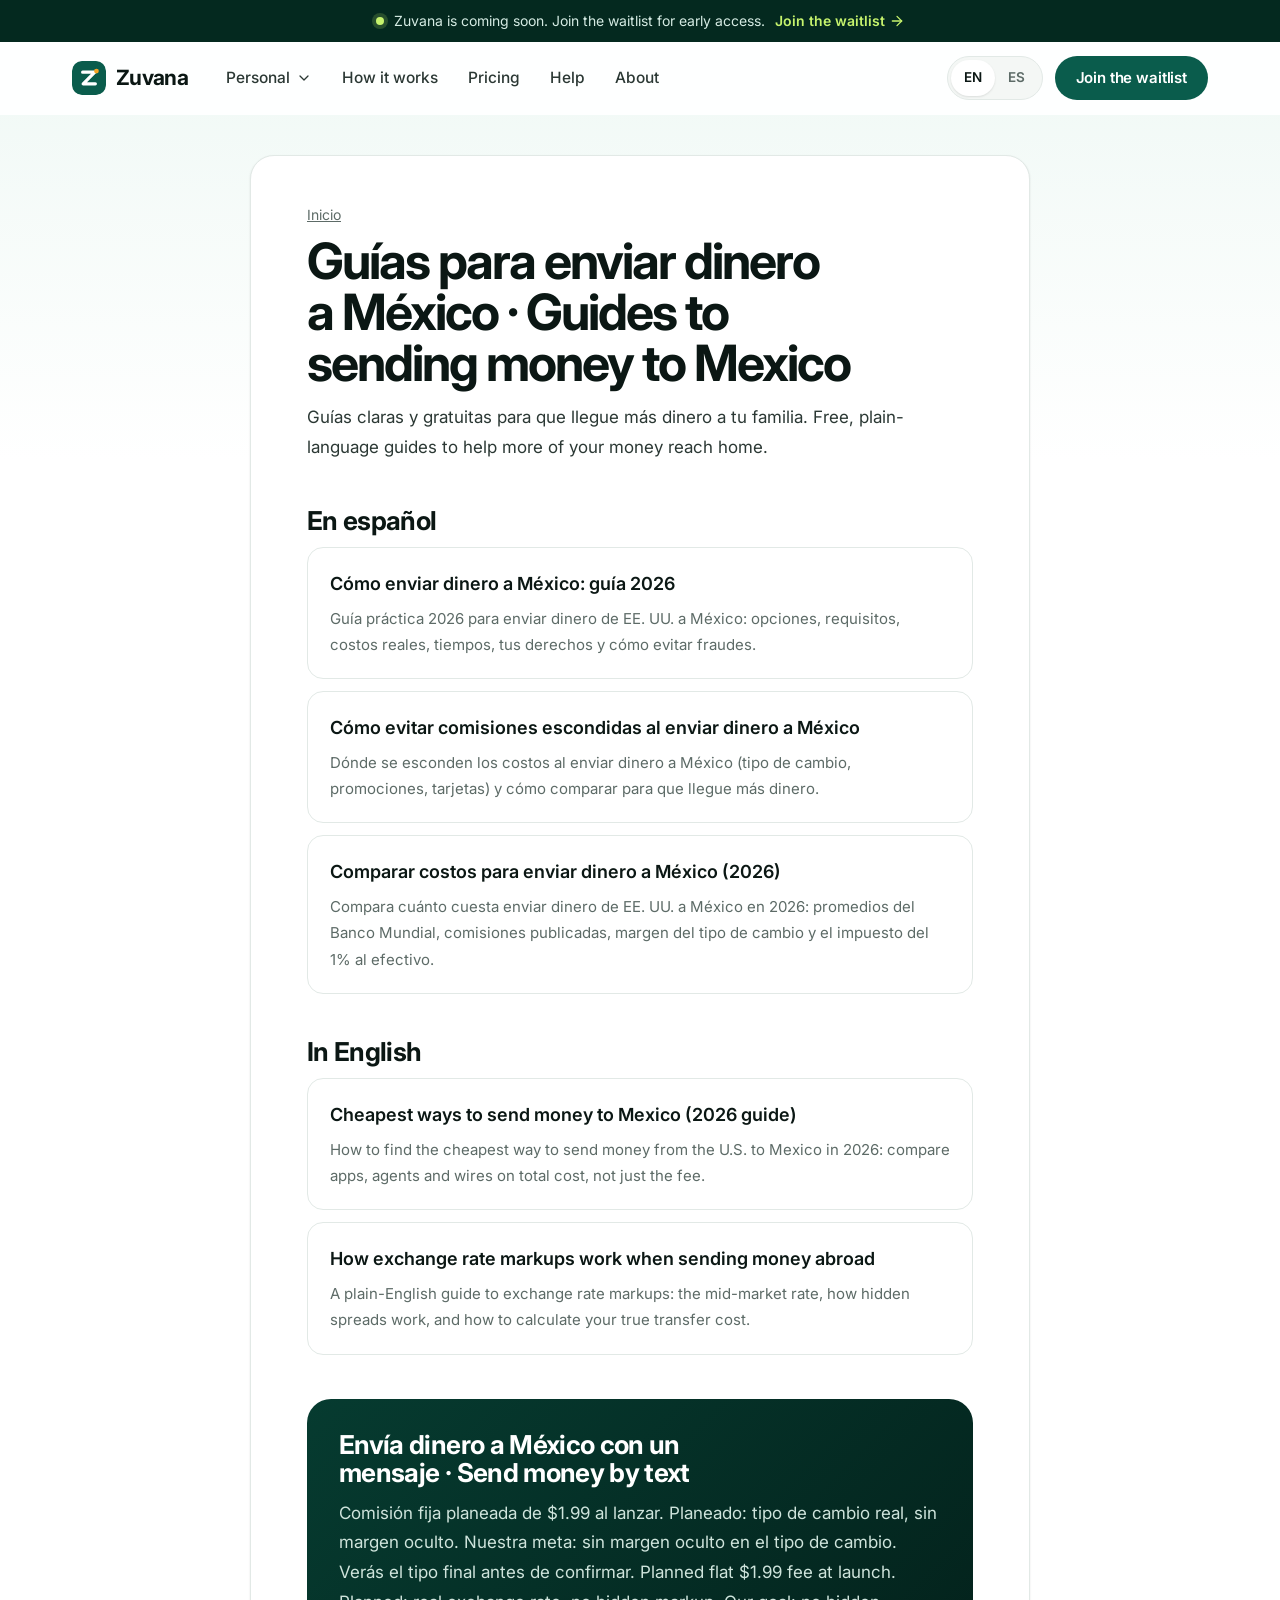
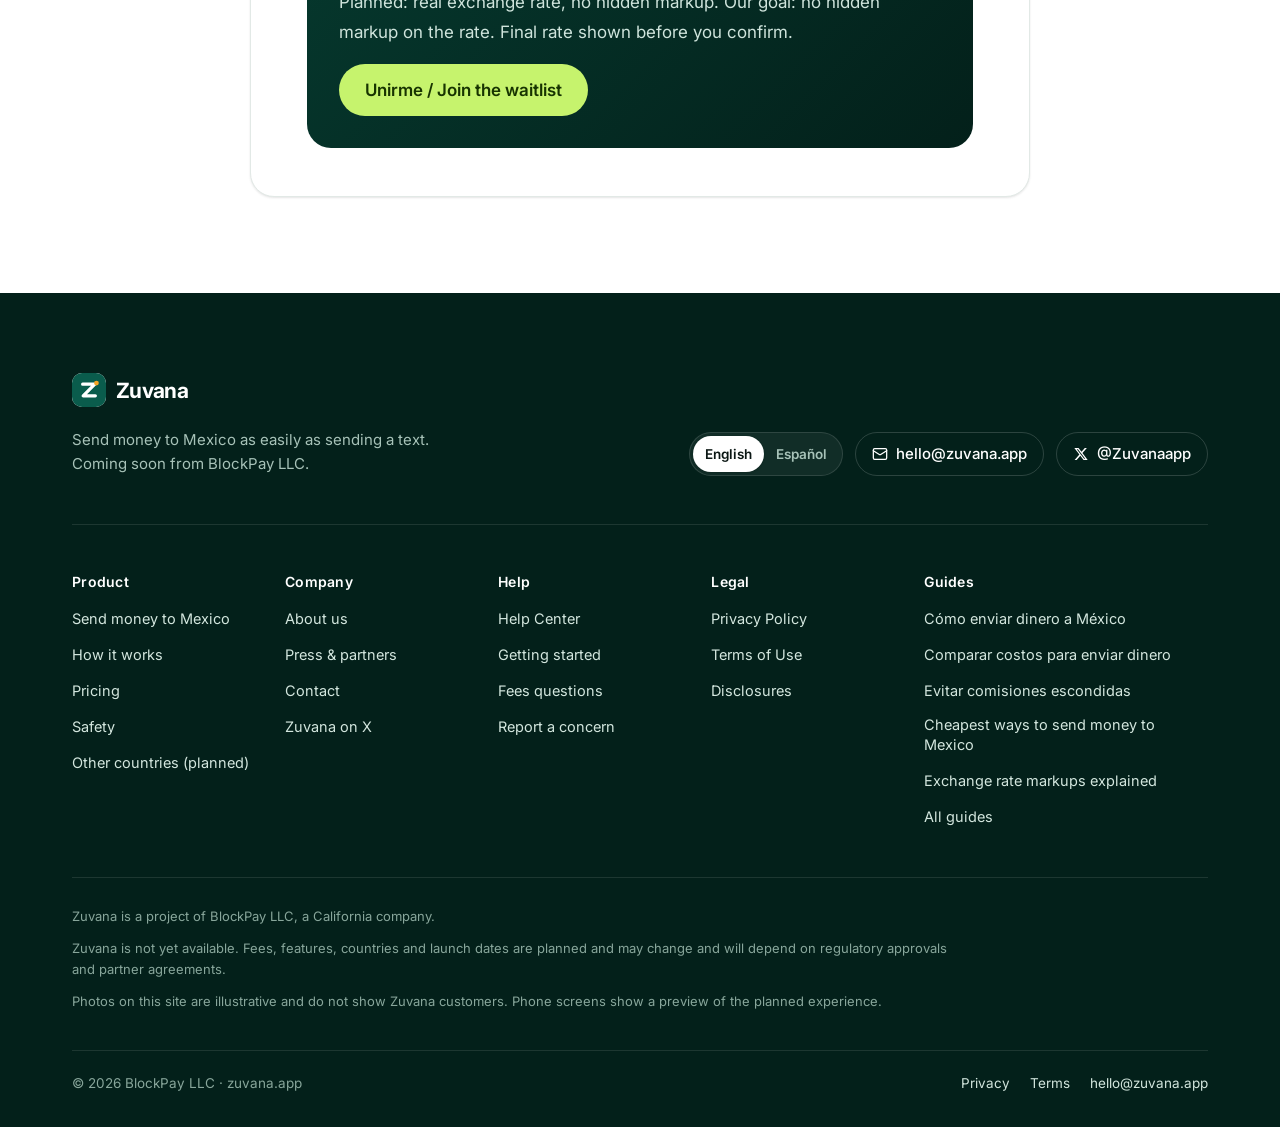
<file: guides/index.html>
<!DOCTYPE html>
<html lang="es">
<head>
<meta charset="utf-8">
<meta name="viewport" content="width=device-width,initial-scale=1">
<title>Guías: enviar dinero a México · Guides | Zuvana</title>
<meta name="description" content="Guías gratuitas en español e inglés para enviar dinero a México: costos, tipo de cambio y comisiones escondidas. Free guides in English and Spanish.">
<link rel="icon" href="/favicon.ico" sizes="16x16 32x32 48x48">
<link rel="icon" href="/favicon.svg" type="image/svg+xml">
<link rel="icon" href="/favicon-32.png" sizes="32x32" type="image/png">
<link rel="apple-touch-icon" href="/apple-touch-icon.png">
<link rel="canonical" href="https://zuvana.app/guides/">
<meta name="theme-color" content="#04291F">
<meta property="og:type" content="article">
<meta property="og:url" content="https://zuvana.app/guides/">
<meta property="og:site_name" content="Zuvana">
<meta property="og:title" content="Guías: enviar dinero a México · Guides">
<meta property="og:description" content="Guías gratuitas en español e inglés para enviar dinero a México: costos, tipo de cambio y comisiones escondidas. Free guides in English and Spanish.">
<meta property="og:image" content="https://zuvana.app/og-image.png">
<meta property="og:locale" content="es_MX">
<meta name="twitter:card" content="summary_large_image">
<script type="application/ld+json">{"@context": "https://schema.org", "@type": "CollectionPage", "name": "Zuvana Guides", "url": "https://zuvana.app/guides/", "inLanguage": ["es", "en"], "publisher": {"@type": "Organization", "name": "Zuvana", "url": "https://zuvana.app/", "logo": "https://zuvana.app/apple-touch-icon.png", "email": "hello@zuvana.app"}}</script>
<link rel="preconnect" href="https://fonts.googleapis.com">
<link rel="preconnect" href="https://fonts.gstatic.com" crossorigin>
<link rel="stylesheet" href="https://fonts.googleapis.com/css2?family=Inter:opsz,wght@14..32,400..800&display=swap">
<link rel="stylesheet" href="/styles.css">
<script>document.documentElement.classList.add("js")</script>
</head>
<body>
<!--data-v3-->
<svg width="0" height="0" style="position:absolute" aria-hidden="true" focusable="false"><defs>
<symbol id="f-us" viewBox="0 0 20 20"><rect width="20" height="20" fill="#fff"/><g fill="#c8102e"><rect y="0" width="20" height="1.54"/><rect y="3.08" width="20" height="1.54"/><rect y="6.15" width="20" height="1.54"/><rect y="9.23" width="20" height="1.54"/><rect y="12.3" width="20" height="1.54"/><rect y="15.38" width="20" height="1.54"/><rect y="18.46" width="20" height="1.54"/></g><rect width="9.5" height="10.77" fill="#1f3a8a"/><g fill="#fff"><circle cx="2.4" cy="2.4" r=".6"/><circle cx="4.75" cy="2.4" r=".6"/><circle cx="7.1" cy="2.4" r=".6"/><circle cx="3.6" cy="4.6" r=".6"/><circle cx="5.9" cy="4.6" r=".6"/><circle cx="2.4" cy="6.8" r=".6"/><circle cx="4.75" cy="6.8" r=".6"/><circle cx="7.1" cy="6.8" r=".6"/><circle cx="3.6" cy="9" r=".6"/><circle cx="5.9" cy="9" r=".6"/></g></symbol>
<symbol id="f-mx" viewBox="0 0 20 20"><rect width="6.67" height="20" fill="#006847"/><rect x="6.67" width="6.66" height="20" fill="#fff"/><rect x="13.33" width="6.67" height="20" fill="#ce1126"/><circle cx="10" cy="10" r="1.9" fill="#8a5a2b"/><path d="M8.3 11.2q1.7 1.4 3.4 0" stroke="#3a7d44" stroke-width=".6" fill="none"/></symbol>
<symbol id="i-msg" viewBox="0 0 24 24"><path d="M7.9 20A9 9 0 1 0 4 16.1L2 22Z"/></symbol>
<symbol id="i-phone" viewBox="0 0 24 24"><rect width="14" height="20" x="5" y="2" rx="2" ry="2"/><path d="M12 18h.01"/></symbol>
<symbol id="i-receipt" viewBox="0 0 24 24"><path d="M4 2v20l2-1 2 1 2-1 2 1 2-1 2 1 2-1 2 1V2l-2 1-2-1-2 1-2-1-2 1-2-1-2 1Z"/><path d="M16 8h-6a2 2 0 1 0 0 4h4a2 2 0 1 1 0 4H8"/><path d="M12 17.5v-11"/></symbol>
<symbol id="i-eye" viewBox="0 0 24 24"><path d="M2 12s3-7 10-7 10 7 10 7-3 7-10 7-10-7-10-7Z"/><circle cx="12" cy="12" r="3"/></symbol>
<symbol id="i-lang" viewBox="0 0 24 24"><path d="m5 8 6 6"/><path d="m4 14 6-6 2-3"/><path d="M2 5h12"/><path d="M7 2h1"/><path d="m22 22-5-10-5 10"/><path d="M14 18h6"/></symbol>
<symbol id="i-bank" viewBox="0 0 24 24"><path d="M3 22h18"/><path d="M6 18v-7"/><path d="M10 18v-7"/><path d="M14 18v-7"/><path d="M18 18v-7"/><path d="m12 2 8 5H4Z"/></symbol>
<symbol id="i-check" viewBox="0 0 24 24"><path d="M20 6 9 17l-5-5"/></symbol>
<symbol id="i-checkc" viewBox="0 0 24 24"><circle cx="12" cy="12" r="10"/><path d="m9 12 2 2 4-4"/></symbol>
<symbol id="i-arrow" viewBox="0 0 24 24"><path d="M5 12h14"/><path d="m12 5 7 7-7 7"/></symbol>
<symbol id="i-plus" viewBox="0 0 24 24"><path d="M5 12h14"/><path d="M12 5v14"/></symbol>
<symbol id="i-back" viewBox="0 0 24 24"><path d="m15 18-6-6 6-6"/></symbol>
<symbol id="i-right" viewBox="0 0 24 24"><path d="m9 18 6-6-6-6"/></symbol>
<symbol id="i-down" viewBox="0 0 24 24"><path d="m6 9 6 6 6-6"/></symbol>
<symbol id="i-info" viewBox="0 0 24 24"><circle cx="12" cy="12" r="10"/><path d="M12 16v-4"/><path d="M12 8h.01"/></symbol>
<symbol id="i-user" viewBox="0 0 24 24"><path d="M19 21v-2a4 4 0 0 0-4-4H9a4 4 0 0 0-4 4v2"/><circle cx="12" cy="7" r="4"/></symbol>
<symbol id="i-users" viewBox="0 0 24 24"><path d="M16 21v-2a4 4 0 0 0-4-4H6a4 4 0 0 0-4 4v2"/><circle cx="9" cy="7" r="4"/><path d="M22 21v-2a4 4 0 0 0-3-3.87"/><path d="M16 3.13a4 4 0 0 1 0 7.75"/></symbol>
<symbol id="i-menu" viewBox="0 0 24 24"><path d="M4 7h16"/><path d="M4 12h16"/><path d="M4 17h16"/></symbol>
<symbol id="i-x" viewBox="0 0 24 24"><path d="M18 6 6 18"/><path d="m6 6 12 12"/></symbol>
<symbol id="i-globe" viewBox="0 0 24 24"><circle cx="12" cy="12" r="10"/><path d="M12 2a14.5 14.5 0 0 0 0 20 14.5 14.5 0 0 0 0-20"/><path d="M2 12h20"/></symbol>
<symbol id="i-shield" viewBox="0 0 24 24"><path d="M20 13c0 5-3.5 7.5-7.66 8.95a1 1 0 0 1-.67-.01C7.5 20.5 4 18 4 13V6a1 1 0 0 1 1-1c2 0 4.5-1.2 6.24-2.72a1.17 1.17 0 0 1 1.52 0C14.51 3.81 17 5 19 5a1 1 0 0 1 1 1z"/><path d="m9 12 2 2 4-4"/></symbol>
<symbol id="i-id" viewBox="0 0 24 24"><rect width="20" height="14" x="2" y="5" rx="2"/><circle cx="8" cy="12" r="2"/><path d="M14 10h4"/><path d="M14 14h4"/><path d="M5 16.5c.6-1 1.7-1.5 3-1.5s2.4.5 3 1.5"/></symbol>
<symbol id="i-alert" viewBox="0 0 24 24"><path d="m21.73 18-8-14a2 2 0 0 0-3.48 0l-8 14A2 2 0 0 0 4 21h16a2 2 0 0 0 1.73-3"/><path d="M12 9v4"/><path d="M12 17h.01"/></symbol>
<symbol id="i-search" viewBox="0 0 24 24"><circle cx="11" cy="11" r="8"/><path d="m21 21-4.3-4.3"/></symbol>
<symbol id="i-mail" viewBox="0 0 24 24"><rect width="20" height="16" x="2" y="4" rx="2"/><path d="m22 7-8.97 5.7a1.94 1.94 0 0 1-2.06 0L2 7"/></symbol>
<symbol id="i-heart" viewBox="0 0 24 24"><path d="M19 14c1.49-1.46 3-3.21 3-5.5A5.5 5.5 0 0 0 16.5 3c-1.76 0-3 .5-4.5 2-1.5-1.5-2.74-2-4.5-2A5.5 5.5 0 0 0 2 8.5c0 2.3 1.5 4.05 3 5.5l7 7Z"/></symbol>
<symbol id="i-book" viewBox="0 0 24 24"><path d="M2 3h6a4 4 0 0 1 4 4v14a3 3 0 0 0-3-3H2z"/><path d="M22 3h-6a4 4 0 0 0-4 4v14a3 3 0 0 1 3-3h7z"/></symbol>
<symbol id="i-help" viewBox="0 0 24 24"><circle cx="12" cy="12" r="10"/><path d="M9.09 9a3 3 0 0 1 5.83 1c0 2-3 3-3 3"/><path d="M12 17h.01"/></symbol>
<symbol id="i-key" viewBox="0 0 24 24"><circle cx="7.5" cy="15.5" r="5.5"/><path d="m21 2-9.6 9.6"/><path d="m15.5 7.5 3 3L22 7l-3-3"/></symbol>
<symbol id="i-clock" viewBox="0 0 24 24"><circle cx="12" cy="12" r="10"/><path d="M12 6v6l4 2"/></symbol>
<symbol id="i-handshake" viewBox="0 0 24 24"><path d="m11 17 2 2a1 1 0 1 0 3-3"/><path d="m14 14 2.5 2.5a1 1 0 1 0 3-3l-3.88-3.88a3 3 0 0 0-4.24 0l-.88.88a1 1 0 1 1-3-3l2.81-2.81a5.79 5.79 0 0 1 7.06-.87l.47.28a2 2 0 0 0 1.42.25L21 4"/><path d="m21 3 1 11h-2"/><path d="M3 3 2 14l6.5 6.5a1 1 0 1 0 3-3"/><path d="M3 4h8"/></symbol>
<symbol id="i-sparkle" viewBox="0 0 24 24"><path d="M9.94 15.5A2 2 0 0 0 8.5 14.06l-6.14-1.58a.5.5 0 0 1 0-.96L8.5 9.94A2 2 0 0 0 9.94 8.5l1.58-6.14a.5.5 0 0 1 .96 0L14.06 8.5A2 2 0 0 0 15.5 9.94l6.14 1.58a.5.5 0 0 1 0 .96L15.5 14.06a2 2 0 0 0-1.44 1.44l-1.58 6.14a.5.5 0 0 1-.96 0z"/></symbol>
<symbol id="i-file" viewBox="0 0 24 24"><path d="M15 2H6a2 2 0 0 0-2 2v16a2 2 0 0 0 2 2h12a2 2 0 0 0 2-2V7Z"/><path d="M14 2v4a2 2 0 0 0 2 2h4"/><path d="M10 13h4"/><path d="M10 17h4"/></symbol>
<symbol id="i-store" viewBox="0 0 24 24"><path d="m2 7 4.41-4.41A2 2 0 0 1 7.83 2h8.34a2 2 0 0 1 1.42.59L22 7"/><path d="M4 12v8a2 2 0 0 0 2 2h12a2 2 0 0 0 2-2v-8"/><path d="M15 22v-4a2 2 0 0 0-2-2h-2a2 2 0 0 0-2 2v4"/><path d="M2 7h20"/><path d="M22 7v3a2 2 0 0 1-2 2a2.7 2.7 0 0 1-1.59-.63.7.7 0 0 0-.82 0A2.7 2.7 0 0 1 16 12a2.7 2.7 0 0 1-1.59-.63.7.7 0 0 0-.82 0A2.7 2.7 0 0 1 12 12a2.7 2.7 0 0 1-1.59-.63.7.7 0 0 0-.82 0A2.7 2.7 0 0 1 8 12a2.7 2.7 0 0 1-1.59-.63.7.7 0 0 0-.82 0A2.7 2.7 0 0 1 4 12a2 2 0 0 1-2-2V7"/></symbol>
<symbol id="i-grad" viewBox="0 0 24 24"><path d="M21.42 10.92a1 1 0 0 0-.02-1.84L12.83 5.18a2 2 0 0 0-1.66 0L2.6 9.08a1 1 0 0 0 0 1.83l8.57 3.91a2 2 0 0 0 1.66 0z"/><path d="M22 10v6"/><path d="M6 12.5V16a6 3 0 0 0 12 0v-3.5"/></symbol>
<symbol id="i-home" viewBox="0 0 24 24"><path d="M15 21v-8a1 1 0 0 0-1-1h-4a1 1 0 0 0-1 1v8"/><path d="M3 10a2 2 0 0 1 .71-1.53l7-6a2 2 0 0 1 2.58 0l7 6A2 2 0 0 1 21 10v9a2 2 0 0 1-2 2H5a2 2 0 0 1-2-2z"/></symbol>
<symbol id="i-xlogo" viewBox="0 0 24 24"><path fill="currentColor" stroke="none" d="M17.75 3h3.07l-6.7 7.66L22 21h-6.17l-4.84-6.32L5.45 21H2.37l7.17-8.2L2 3h6.33l4.37 5.78L17.75 3Zm-1.08 16.2h1.7L7.4 4.73H5.58L16.67 19.2Z"/></symbol>
</defs></svg>
<a class="skip" href="#main"><span data-i="kb58273f">Skip to content</span></a>
<div class="announce" role="region" aria-label="Announcement" data-t-aria-label="kfeb4d2d"><div class="container announce-in"><span class="dot" aria-hidden="true"></span><span><span data-i="ke123658">Zuvana is coming soon. Join the waitlist for early access.</span></span><a href="/#wl"><span data-i="kfd27891">Join the waitlist</span><svg class="ic" aria-hidden="true"><use href="#i-arrow"/></svg></a></div></div>
<header class="site-header" id="top">
  <div class="container nav">
    <a class="brand" href="/" aria-label="Zuvana home" data-t-aria-label="kb86e06b"><img src="/logo.svg" alt="" width="34" height="34">Zuvana</a>
    <nav class="primary" aria-label="Main" data-t-aria-label="ka02c83a">
      <ul class="menu">
        <li class="has-mega"><button class="menu-btn" type="button" aria-expanded="false" aria-controls="mega-personal"><span><span data-i="k184daff">Personal</span></span><svg class="ic" aria-hidden="true"><use href="#i-down"/></svg></button>
          <div class="mega" id="mega-personal">
            <div>
              <p class="mega-h"><span data-i="k66421c0">Send money</span></p>
              <a class="mega-item" href="/"><span class="mi"><span class="flag" aria-hidden="true"><svg viewBox="0 0 20 20"><use href="#f-mx"/></svg></span></span><span><b><span data-i="k58bee92">To Mexico</span></b><small><span data-i="k82a7772">Our launch corridor, coming soon</span></small></span></a>
              <a class="mega-item" href="/help.html#countries"><span class="mi"><svg class="ic" aria-hidden="true"><use href="#i-globe"/></svg></span><span><b><span data-i="k467dd70">Other countries (planned)</span></b><small><span data-i="k6ffb12f">More corridors after launch</span></small></span></a>
              <a class="mega-item" href="/guides/"><span class="mi"><svg class="ic" aria-hidden="true"><use href="#i-book"/></svg></span><span><b><span data-i="k45389ee">Guides</span></b><small><span data-i="k0163648">Free guides to sending money home</span></small></span></a>
            </div>
            <div>
              <p class="mega-h"><span data-i="k2f1a3e6">Learn</span></p>
              <a class="mega-item" href="/how-it-works.html"><span class="mi"><svg class="ic" aria-hidden="true"><use href="#i-msg"/></svg></span><span><b><span data-i="k9ffdb95">How it works</span></b><small><span data-i="kc6520cc">Send by text, step by step</span></small></span></a>
              <a class="mega-item" href="/pricing.html"><span class="mi"><svg class="ic" aria-hidden="true"><use href="#i-receipt"/></svg></span><span><b><span data-i="ke22ac25">Pricing</span></b><small><span data-i="k71e75e0">One planned flat fee</span></small></span></a>
              <a class="mega-item" href="/safety.html"><span class="mi"><svg class="ic" aria-hidden="true"><use href="#i-shield"/></svg></span><span><b><span data-i="k6472ce4">Safety</span></b><small><span data-i="kb361ba9">How we plan to protect you</span></small></span></a>
            </div>
            <div class="mega-feature">
              <div><b><span data-i="k227165d">Be first in line</span></b><p><span data-i="k96fa084">Join the waitlist and we'll tell you when Zuvana opens.</span></p></div>
              <a class="btn btn-accent btn-sm" href="/#wl"><span data-i="kfd27891">Join the waitlist</span></a>
            </div>
          </div>
        </li>
        <li><a href="/how-it-works.html"><span data-i="k9ffdb95">How it works</span></a></li>
        <li><a href="/pricing.html"><span data-i="ke22ac25">Pricing</span></a></li>
        <li><a href="/help.html"><span data-i="k6a26f54">Help</span></a></li>
        <li><a href="/about.html"><span data-i="k8f7f4c1">About</span></a></li>
      </ul>
    </nav>
    <div class="nav-right">
      <div class="lang-switch" role="group" aria-label="Language" data-t-aria-label="k4994a8f"><button type="button" data-set="en" aria-pressed="true">EN</button><button type="button" data-set="es" aria-pressed="false">ES</button></div>
      <a class="btn btn-primary btn-sm nav-cta" href="/#wl"><span data-i="kfd27891">Join the waitlist</span></a>
      <button class="burger" type="button" aria-expanded="false" aria-controls="drawer" aria-label="Open menu"><svg class="ic" aria-hidden="true"><use href="#i-menu"/></svg></button>
    </div>
  </div>
</header>
<div class="scrim" aria-hidden="true"></div>
<div class="drawer" id="drawer" role="dialog" aria-modal="true" aria-label="Menu" data-t-aria-label="kb615412" aria-hidden="true">
  <div class="drawer-top"><a class="brand" href="/"><img src="/logo.svg" alt="" width="34" height="34">Zuvana</a><button class="burger drawer-close" type="button" aria-label="Close menu" data-t-aria-label="k68f18f6"><svg class="ic" aria-hidden="true"><use href="#i-x"/></svg></button></div>
  <div class="drawer-body">
    <p class="drawer-h"><span data-i="k66421c0">Send money</span></p>
    <a class="dl" href="/"><span><span data-i="k58bee92">To Mexico</span> <small><span data-i="k81151a1">Coming soon</span></small></span><svg class="ic" aria-hidden="true"><use href="#i-right"/></svg></a>
    <a class="dl" href="/help.html#countries"><span><span data-i="k467dd70">Other countries (planned)</span></span><svg class="ic" aria-hidden="true"><use href="#i-right"/></svg></a>
    <a class="dl" href="/guides/"><span><span data-i="k45389ee">Guides</span></span><svg class="ic" aria-hidden="true"><use href="#i-right"/></svg></a>
    <p class="drawer-h"><span data-i="k1c76cbf">Company</span></p>
    <a class="dl" href="/how-it-works.html"><span><span data-i="k9ffdb95">How it works</span></span><svg class="ic" aria-hidden="true"><use href="#i-right"/></svg></a>
    <a class="dl" href="/pricing.html"><span><span data-i="ke22ac25">Pricing</span></span><svg class="ic" aria-hidden="true"><use href="#i-right"/></svg></a>
    <a class="dl" href="/safety.html"><span><span data-i="k6472ce4">Safety</span></span><svg class="ic" aria-hidden="true"><use href="#i-right"/></svg></a>
    <a class="dl" href="/help.html"><span><span data-i="kefdaf9f">Help Center</span></span><svg class="ic" aria-hidden="true"><use href="#i-right"/></svg></a>
    <a class="dl" href="/about.html"><span><span data-i="k8f7f4c1">About</span></span><svg class="ic" aria-hidden="true"><use href="#i-right"/></svg></a>
  </div>
  <div class="drawer-foot">
    <div class="lang-switch" role="group" aria-label="Language" data-t-aria-label="k4994a8f"><button type="button" data-set="en" aria-pressed="true">English</button><button type="button" data-set="es" aria-pressed="false">Español</button></div>
    <a class="btn btn-primary btn-block" href="/#wl"><span data-i="kfd27891">Join the waitlist</span><svg class="ic" aria-hidden="true"><use href="#i-arrow"/></svg></a>
  </div>
</div>
<div class="page" lang="es">
<main id="main">
<article>
<nav aria-label="Breadcrumb" class="crumb"><a href="/">Inicio</a></nav>
<h1>Guías para enviar dinero a México · Guides to sending money to Mexico</h1>
<p>Guías claras y gratuitas para que llegue más dinero a tu familia. <span lang="en">Free, plain-language guides to help more of your money reach home.</span></p>
<h2>En español</h2><ul class="list"><li lang="es"><a class="link" href="como-enviar-dinero-a-mexico.html">Cómo enviar dinero a México: guía 2026</a><p class="muted">Guía práctica 2026 para enviar dinero de EE. UU. a México: opciones, requisitos, costos reales, tiempos, tus derechos y cómo evitar fraudes.</p></li><li lang="es"><a class="link" href="evitar-comisiones-escondidas-envio-mexico.html">Cómo evitar comisiones escondidas al enviar dinero a México</a><p class="muted">Dónde se esconden los costos al enviar dinero a México (tipo de cambio, promociones, tarjetas) y cómo comparar para que llegue más dinero.</p></li><li lang="es"><a class="link" href="comparar-costos-enviar-dinero-mexico.html">Comparar costos para enviar dinero a México (2026)</a><p class="muted">Compara cuánto cuesta enviar dinero de EE. UU. a México en 2026: promedios del Banco Mundial, comisiones publicadas, margen del tipo de cambio y el impuesto del 1% al efectivo.</p></li></ul>
<h2 lang="en">In English</h2><ul class="list"><li lang="en"><a class="link" href="cheapest-way-to-send-money-to-mexico.html">Cheapest ways to send money to Mexico (2026 guide)</a><p class="muted">How to find the cheapest way to send money from the U.S. to Mexico in 2026: compare apps, agents and wires on total cost, not just the fee.</p></li><li lang="en"><a class="link" href="exchange-rate-markups-explained.html">How exchange rate markups work when sending money abroad</a><p class="muted">A plain-English guide to exchange rate markups: the mid-market rate, how hidden spreads work, and how to calculate your true transfer cost.</p></li></ul>
<div class="box"><h2>Envía dinero a México con un mensaje · <span lang="en">Send money by text</span></h2><p>Comisión fija planeada de $1.99 al lanzar. Planeado: tipo de cambio real, sin margen oculto. Nuestra meta: sin margen oculto en el tipo de cambio. Verás el tipo final antes de confirmar. <span lang="en">Planned flat $1.99 fee at launch. Planned: real exchange rate, no hidden markup. Our goal: no hidden markup on the rate. Final rate shown before you confirm.</span></p><a class="cta" href="/#wl">Unirme / Join the waitlist</a></div>

</article>
</main>
</div>
<footer class="site-footer">
  <div class="container">
    <div class="foot-top">
      <div><a class="brand" href="/"><img src="/logo.svg" alt="" width="34" height="34">Zuvana</a>
      <p class="foot-tag"><span data-i="kff8149c">Send money to Mexico as easily as sending a text. Coming soon from BlockPay LLC.</span></p></div>
      <div class="foot-contact">
        <div class="lang-switch" role="group" aria-label="Language" data-t-aria-label="k4994a8f"><button type="button" data-set="en" aria-pressed="true">English</button><button type="button" data-set="es" aria-pressed="false">Español</button></div>
        <a class="pillink" href="mailto:hello@zuvana.app"><svg class="ic" aria-hidden="true"><use href="#i-mail"/></svg>hello@zuvana.app</a>
        <a class="pillink" href="https://x.com/Zuvanaapp" rel="noopener" target="_blank" aria-label="Zuvana on X (opens in a new tab)" data-t-aria-label="kcdee2f4"><svg class="ic" aria-hidden="true"><use href="#i-xlogo"/></svg>@Zuvanaapp</a>
      </div>
    </div>
    <nav class="foot-cols" aria-label="Footer" data-t-aria-label="kded40f2">
      <div><h3><span data-i="kdeb1051">Product</span></h3><ul>
        <li><a href="/"><span data-i="kb3b4e52">Send money to Mexico</span></a></li>
        <li><a href="/how-it-works.html"><span data-i="k9ffdb95">How it works</span></a></li>
        <li><a href="/pricing.html"><span data-i="ke22ac25">Pricing</span></a></li>
        <li><a href="/safety.html"><span data-i="k6472ce4">Safety</span></a></li>
        <li><a href="/help.html#countries"><span data-i="k467dd70">Other countries (planned)</span></a></li></ul></div>
      <div><h3><span data-i="k1c76cbf">Company</span></h3><ul>
        <li><a href="/about.html"><span data-i="kcf23ee2">About us</span></a></li>
        <li><a href="/about.html#press"><span data-h="k120eb67">Press &amp; partners</span></a></li>
        <li><a href="mailto:hello@zuvana.app"><span data-i="kbbaff12">Contact</span></a></li>
        <li><a href="https://x.com/Zuvanaapp" rel="noopener" target="_blank"><span data-i="k32ee04e">Zuvana on X</span></a></li></ul></div>
      <div><h3><span data-i="k6a26f54">Help</span></h3><ul>
        <li><a href="/help.html"><span data-i="kefdaf9f">Help Center</span></a></li>
        <li><a href="/help.html#getting-started"><span data-i="kcb59b87">Getting started</span></a></li>
        <li><a href="/help.html#fees"><span data-i="k6185d6c">Fees questions</span></a></li>
        <li><a href="/safety.html#report"><span data-i="k89ac304">Report a concern</span></a></li></ul></div>
      <div><h3><span data-i="ka10a9bc">Legal</span></h3><ul>
        <li><a href="/privacy.html"><span data-i="kfa2ead6">Privacy Policy</span></a></li>
        <li><a href="/terms.html"><span data-i="k985a4b7">Terms of Use</span></a></li>
        <li><a href="#fineprint"><span data-i="k64338fe">Disclosures</span></a></li></ul></div>
      <div><h3><span data-i="k45389ee">Guides</span></h3><ul>
        <li><a href="/guides/como-enviar-dinero-a-mexico.html" lang="es">Cómo enviar dinero a México</a></li>
        <li><a href="/guides/comparar-costos-enviar-dinero-mexico.html" lang="es">Comparar costos para enviar dinero</a></li>
        <li><a href="/guides/evitar-comisiones-escondidas-envio-mexico.html" lang="es">Evitar comisiones escondidas</a></li>
        <li><a href="/guides/cheapest-way-to-send-money-to-mexico.html" lang="en">Cheapest ways to send money to Mexico</a></li>
        <li><a href="/guides/exchange-rate-markups-explained.html" lang="en">Exchange rate markups explained</a></li>
        <li><a href="/guides/"><span data-i="ke5e017a">All guides</span></a></li></ul></div>
    </nav>
    <div class="fineprint" id="fineprint">
      <p><span data-i="kf4358e3">Zuvana is a project of BlockPay LLC, a California company.</span></p>
      <p><span data-i="ka595321">Zuvana is not yet available. Fees, features, countries and launch dates are planned and may change and will depend on regulatory approvals and partner agreements.</span></p>
      <p><span data-i="k398bf49">Photos on this site are illustrative and do not show Zuvana customers. Phone screens show a preview of the planned experience.</span></p>
    </div>
    <div class="foot-bottom">
      <span>© 2026 BlockPay LLC · zuvana.app</span>
      <ul><li><a href="/privacy.html"><span data-i="kc5f29bb">Privacy</span></a></li><li><a href="/terms.html"><span data-i="k6f1bf85">Terms</span></a></li><li><a href="mailto:hello@zuvana.app">hello@zuvana.app</a></li></ul>
    </div>
  </div>
</footer>
<script>window.TES={"kfeb4d2d": "Aviso", "kb86e06b": "Inicio de Zuvana", "ka02c83a": "Principal", "k4994a8f": "Idioma", "kb615412": "Menú", "k68f18f6": "Cerrar menú", "kb58273f": "Ir al contenido", "ke123658": "Zuvana llegará pronto. Únete a la lista de espera para tener acceso anticipado.", "kfd27891": "Unirme a la lista", "k184daff": "Personal", "k66421c0": "Enviar dinero", "k58bee92": "A México", "k82a7772": "Nuestra primera ruta, muy pronto", "k467dd70": "Otros países (planeado)", "k6ffb12f": "Más rutas después del lanzamiento", "k45389ee": "Guías", "k0163648": "Guías gratis para enviar dinero a casa", "k2f1a3e6": "Conoce", "k9ffdb95": "Cómo funciona", "kc6520cc": "Envía por mensaje, paso a paso", "ke22ac25": "Precios", "k71e75e0": "Una comisión fija planeada", "k6472ce4": "Seguridad", "kb361ba9": "Cómo planeamos protegerte", "k227165d": "Sé de los primeros", "k96fa084": "Únete a la lista y te avisaremos cuando Zuvana abra.", "k6a26f54": "Ayuda", "k8f7f4c1": "Nosotros", "k81151a1": "Muy pronto", "k1c76cbf": "Compañía", "kefdaf9f": "Centro de ayuda", "kcdee2f4": "Zuvana en X (se abre en otra pestaña)", "kded40f2": "Pie de página", "kff8149c": "Envía dinero a México tan fácil como mandar un mensaje. Muy pronto, de BlockPay LLC.", "kdeb1051": "Producto", "kb3b4e52": "Enviar dinero a México", "kcf23ee2": "Sobre nosotros", "k120eb67": "Prensa y socios", "kbbaff12": "Contacto", "k32ee04e": "Zuvana en X", "kcb59b87": "Primeros pasos", "k6185d6c": "Preguntas sobre comisiones", "k89ac304": "Reportar algo sospechoso", "ka10a9bc": "Legal", "kfa2ead6": "Política de privacidad", "k985a4b7": "Términos de uso", "k64338fe": "Avisos", "ke5e017a": "Todas las guías", "kf4358e3": "Zuvana es un proyecto de BlockPay LLC, una empresa de California.", "ka595321": "Zuvana aún no está disponible. Las comisiones, funciones, países y fechas de lanzamiento son planes que pueden cambiar y dependerán de aprobaciones regulatorias y acuerdos con socios.", "k398bf49": "Las fotos de este sitio son ilustrativas y no muestran clientes de Zuvana. Las pantallas de teléfono muestran una vista previa de la experiencia planeada.", "kc5f29bb": "Privacidad", "k6f1bf85": "Términos"};window.TES_TITLE="Guías: enviar dinero a México · Guides | Zuvana";</script>
<script src="/site.js" defer></script>
</body>
</html>
</file>
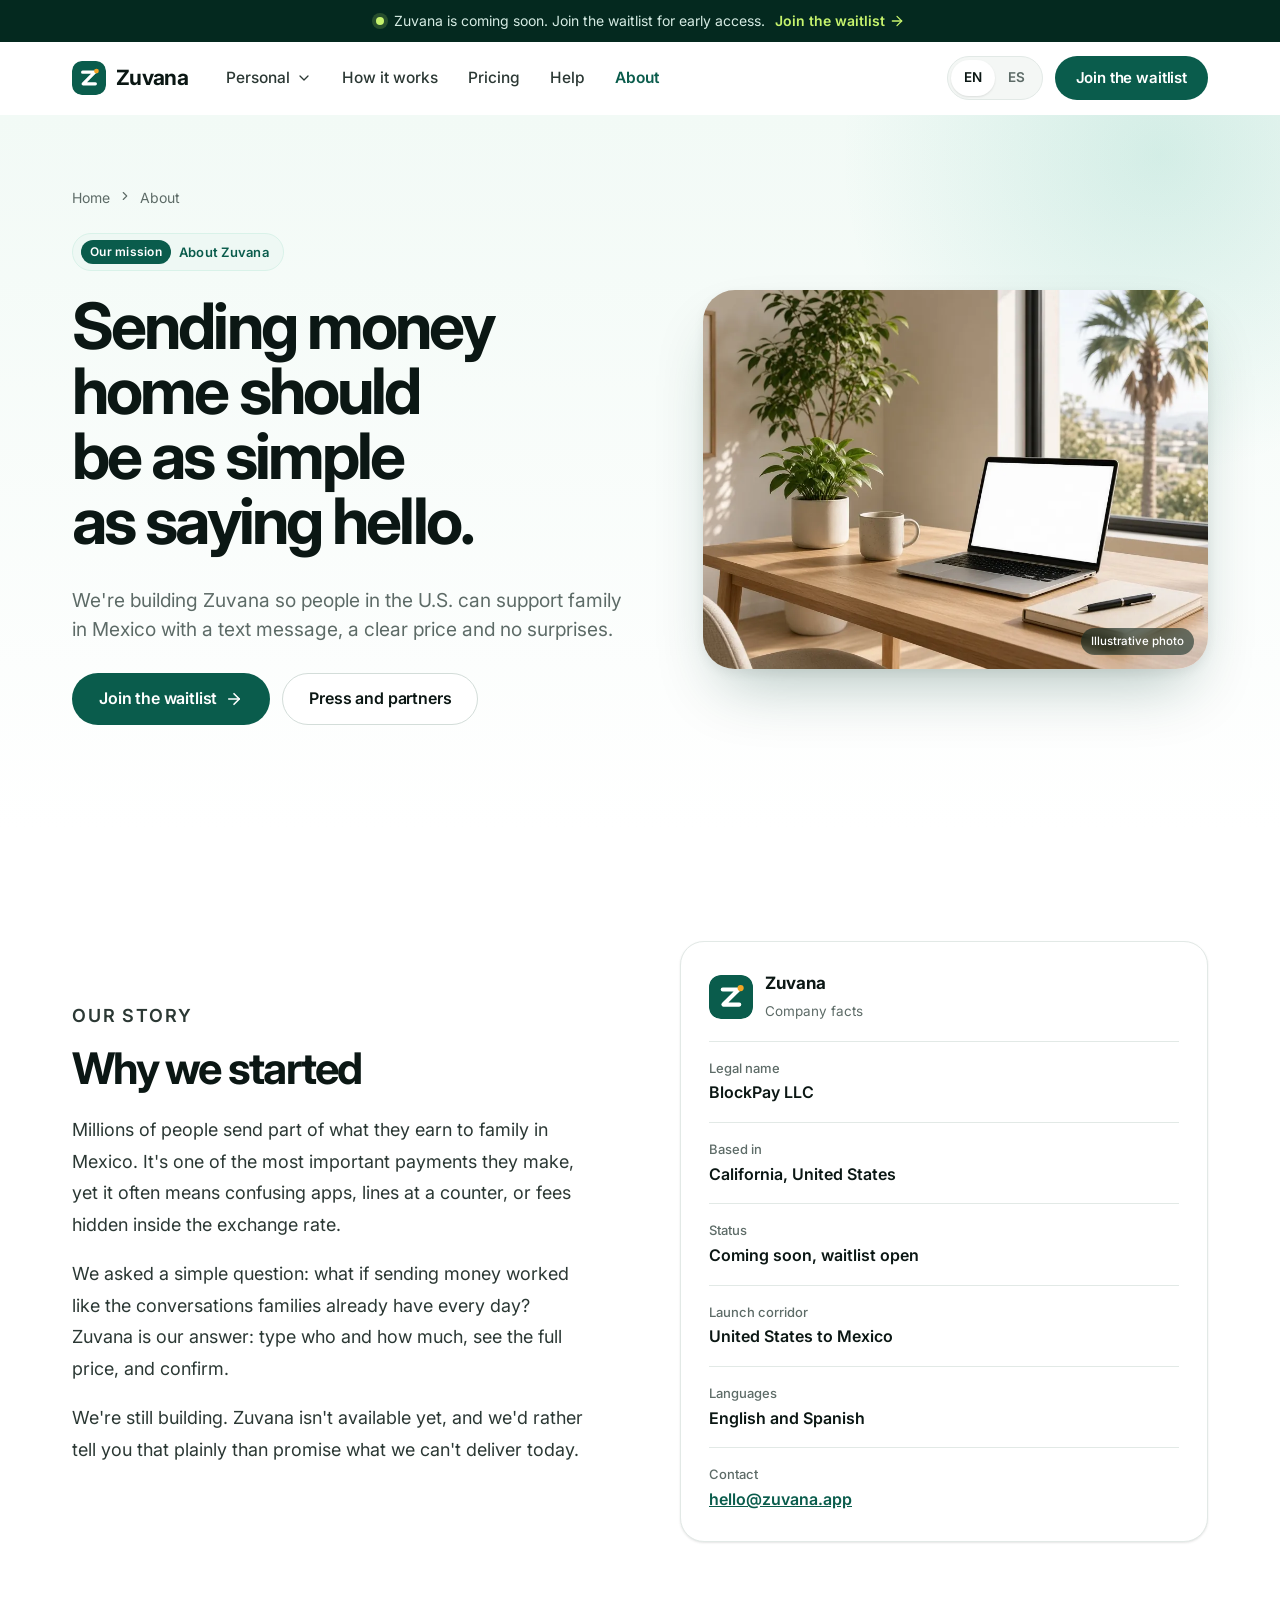
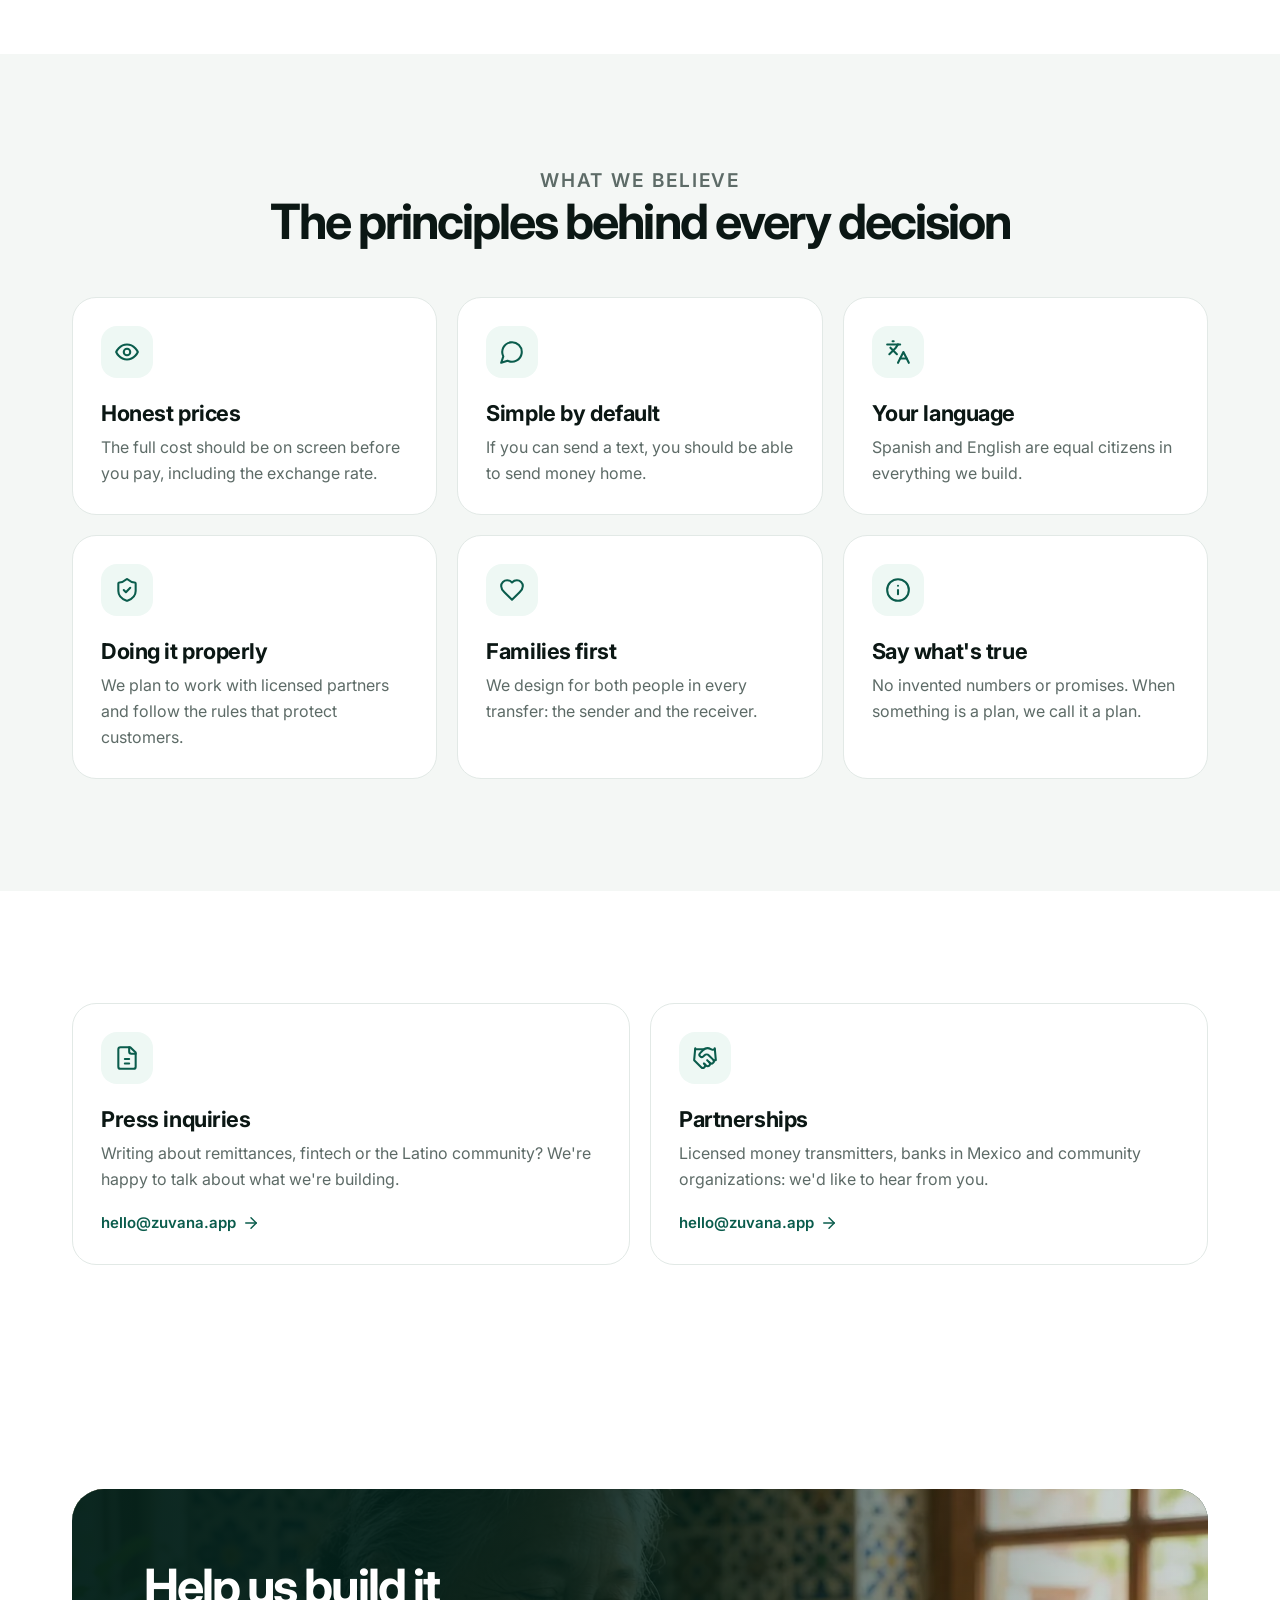
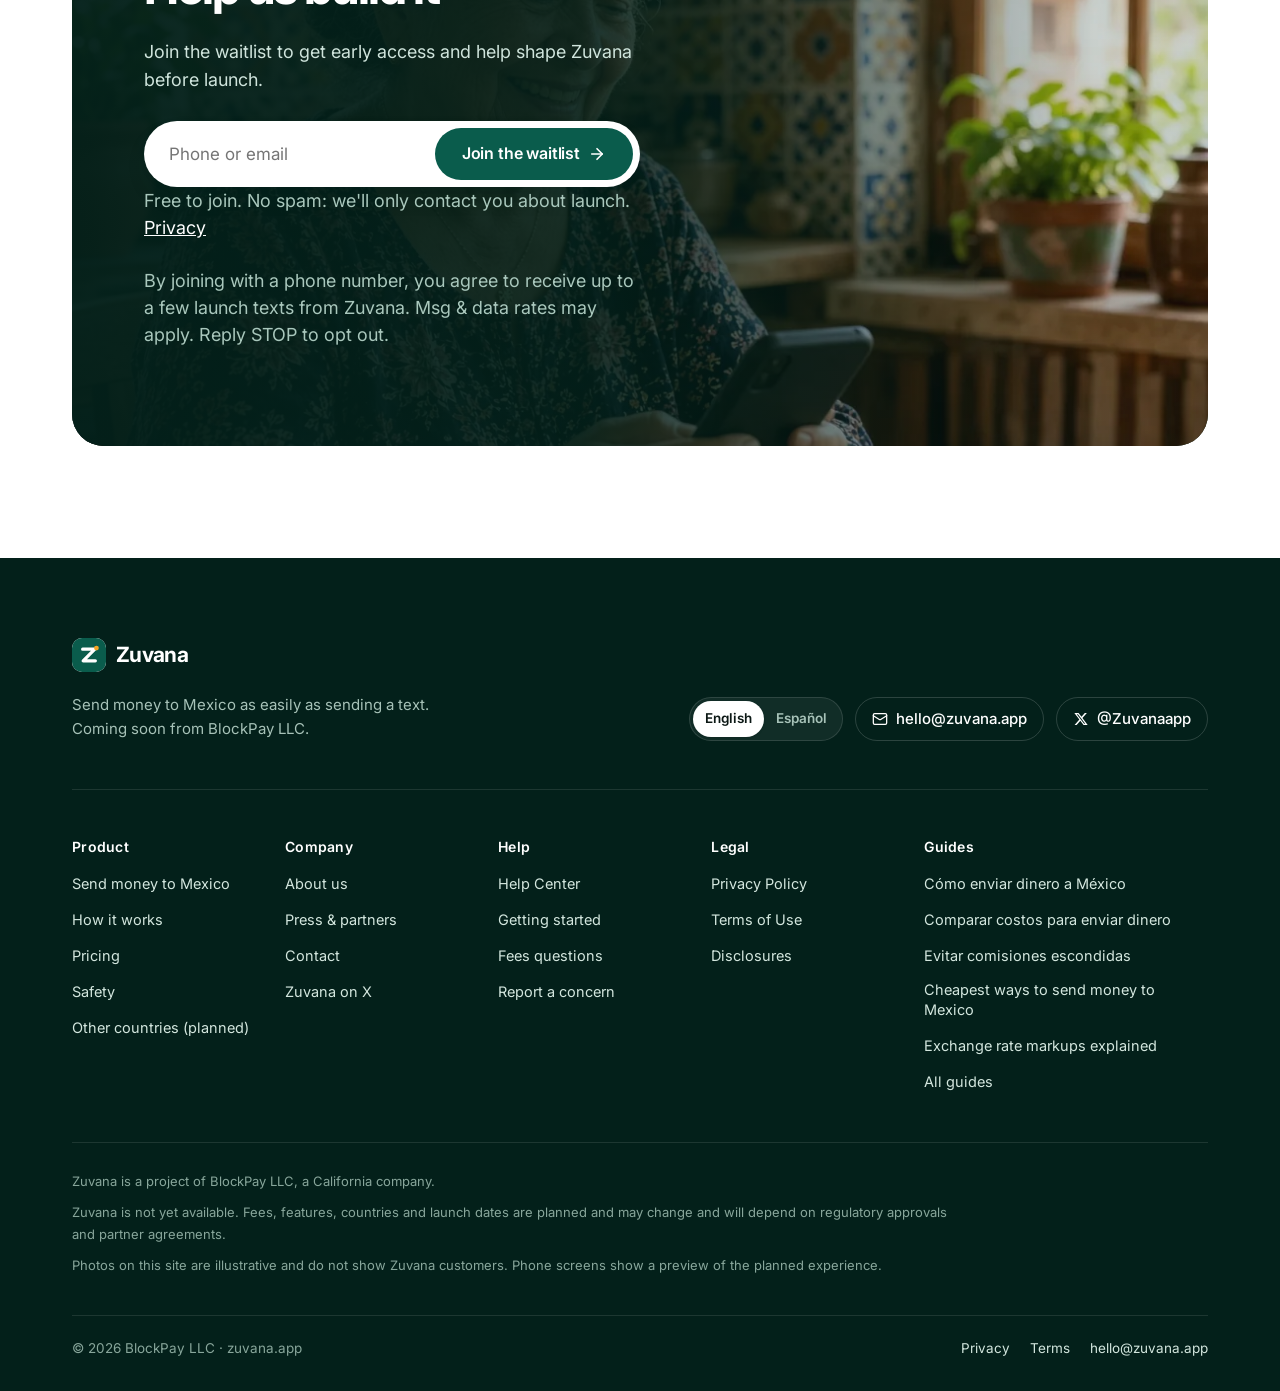
<file: about.html>
<!DOCTYPE html>
<html lang="en">
<head>
<meta charset="utf-8">
<meta name="viewport" content="width=device-width, initial-scale=1, viewport-fit=cover">
<title>About Zuvana: Our Mission and Story | Zuvana</title>
<meta name="description" content="Zuvana is a coming-soon service from BlockPay LLC, a California company, to make sending money to Mexico as simple and clear as sending a text. Our mission, story and beliefs.">
<link rel="canonical" href="https://zuvana.app/about.html">
<meta name="theme-color" content="#04291F">
<meta name="robots" content="index,follow">
<meta property="og:type" content="website">
<meta property="og:site_name" content="Zuvana">
<meta property="og:title" content="About Zuvana: Our Mission and Story | Zuvana">
<meta property="og:description" content="Zuvana is a coming-soon service from BlockPay LLC, a California company, to make sending money to Mexico as simple and clear as sending a text. Our mission, story and beliefs.">
<meta property="og:url" content="https://zuvana.app/about.html">
<meta property="og:image" content="https://zuvana.app/og-image.png">
<meta property="og:image:width" content="1200">
<meta property="og:image:height" content="630">
<meta property="og:locale" content="en_US">
<meta property="og:locale:alternate" content="es_US">
<meta name="twitter:card" content="summary_large_image">
<meta name="twitter:site" content="@Zuvanaapp">
<meta name="twitter:title" content="About Zuvana: Our Mission and Story | Zuvana">
<meta name="twitter:description" content="Zuvana is a coming-soon service from BlockPay LLC, a California company, to make sending money to Mexico as simple and clear as sending a text. Our mission, story and beliefs.">
<meta name="twitter:image" content="https://zuvana.app/og-image.png">
<link rel="icon" href="/favicon.ico" sizes="any">
<link rel="icon" href="/logo.svg" type="image/svg+xml">
<link rel="apple-touch-icon" href="/apple-touch-icon.png">
<link rel="preconnect" href="https://fonts.googleapis.com">
<link rel="preconnect" href="https://fonts.gstatic.com" crossorigin>
<link rel="stylesheet" href="https://fonts.googleapis.com/css2?family=Inter:opsz,wght@14..32,400..800&display=swap">
<link rel="stylesheet" href="/styles.css">
<script>document.documentElement.classList.add("js")</script>

</head>
<body class="">
<svg width="0" height="0" style="position:absolute" aria-hidden="true" focusable="false"><defs>
<symbol id="f-us" viewBox="0 0 20 20"><rect width="20" height="20" fill="#fff"/><g fill="#c8102e"><rect y="0" width="20" height="1.54"/><rect y="3.08" width="20" height="1.54"/><rect y="6.15" width="20" height="1.54"/><rect y="9.23" width="20" height="1.54"/><rect y="12.3" width="20" height="1.54"/><rect y="15.38" width="20" height="1.54"/><rect y="18.46" width="20" height="1.54"/></g><rect width="9.5" height="10.77" fill="#1f3a8a"/><g fill="#fff"><circle cx="2.4" cy="2.4" r=".6"/><circle cx="4.75" cy="2.4" r=".6"/><circle cx="7.1" cy="2.4" r=".6"/><circle cx="3.6" cy="4.6" r=".6"/><circle cx="5.9" cy="4.6" r=".6"/><circle cx="2.4" cy="6.8" r=".6"/><circle cx="4.75" cy="6.8" r=".6"/><circle cx="7.1" cy="6.8" r=".6"/><circle cx="3.6" cy="9" r=".6"/><circle cx="5.9" cy="9" r=".6"/></g></symbol>
<symbol id="f-mx" viewBox="0 0 20 20"><rect width="6.67" height="20" fill="#006847"/><rect x="6.67" width="6.66" height="20" fill="#fff"/><rect x="13.33" width="6.67" height="20" fill="#ce1126"/><circle cx="10" cy="10" r="1.9" fill="#8a5a2b"/><path d="M8.3 11.2q1.7 1.4 3.4 0" stroke="#3a7d44" stroke-width=".6" fill="none"/></symbol>
<symbol id="i-msg" viewBox="0 0 24 24"><path d="M7.9 20A9 9 0 1 0 4 16.1L2 22Z"/></symbol>
<symbol id="i-phone" viewBox="0 0 24 24"><rect width="14" height="20" x="5" y="2" rx="2" ry="2"/><path d="M12 18h.01"/></symbol>
<symbol id="i-receipt" viewBox="0 0 24 24"><path d="M4 2v20l2-1 2 1 2-1 2 1 2-1 2 1 2-1 2 1V2l-2 1-2-1-2 1-2-1-2 1-2-1-2 1Z"/><path d="M16 8h-6a2 2 0 1 0 0 4h4a2 2 0 1 1 0 4H8"/><path d="M12 17.5v-11"/></symbol>
<symbol id="i-eye" viewBox="0 0 24 24"><path d="M2 12s3-7 10-7 10 7 10 7-3 7-10 7-10-7-10-7Z"/><circle cx="12" cy="12" r="3"/></symbol>
<symbol id="i-lang" viewBox="0 0 24 24"><path d="m5 8 6 6"/><path d="m4 14 6-6 2-3"/><path d="M2 5h12"/><path d="M7 2h1"/><path d="m22 22-5-10-5 10"/><path d="M14 18h6"/></symbol>
<symbol id="i-bank" viewBox="0 0 24 24"><path d="M3 22h18"/><path d="M6 18v-7"/><path d="M10 18v-7"/><path d="M14 18v-7"/><path d="M18 18v-7"/><path d="m12 2 8 5H4Z"/></symbol>
<symbol id="i-check" viewBox="0 0 24 24"><path d="M20 6 9 17l-5-5"/></symbol>
<symbol id="i-checkc" viewBox="0 0 24 24"><circle cx="12" cy="12" r="10"/><path d="m9 12 2 2 4-4"/></symbol>
<symbol id="i-arrow" viewBox="0 0 24 24"><path d="M5 12h14"/><path d="m12 5 7 7-7 7"/></symbol>
<symbol id="i-plus" viewBox="0 0 24 24"><path d="M5 12h14"/><path d="M12 5v14"/></symbol>
<symbol id="i-back" viewBox="0 0 24 24"><path d="m15 18-6-6 6-6"/></symbol>
<symbol id="i-right" viewBox="0 0 24 24"><path d="m9 18 6-6-6-6"/></symbol>
<symbol id="i-down" viewBox="0 0 24 24"><path d="m6 9 6 6 6-6"/></symbol>
<symbol id="i-info" viewBox="0 0 24 24"><circle cx="12" cy="12" r="10"/><path d="M12 16v-4"/><path d="M12 8h.01"/></symbol>
<symbol id="i-user" viewBox="0 0 24 24"><path d="M19 21v-2a4 4 0 0 0-4-4H9a4 4 0 0 0-4 4v2"/><circle cx="12" cy="7" r="4"/></symbol>
<symbol id="i-users" viewBox="0 0 24 24"><path d="M16 21v-2a4 4 0 0 0-4-4H6a4 4 0 0 0-4 4v2"/><circle cx="9" cy="7" r="4"/><path d="M22 21v-2a4 4 0 0 0-3-3.87"/><path d="M16 3.13a4 4 0 0 1 0 7.75"/></symbol>
<symbol id="i-menu" viewBox="0 0 24 24"><path d="M4 7h16"/><path d="M4 12h16"/><path d="M4 17h16"/></symbol>
<symbol id="i-x" viewBox="0 0 24 24"><path d="M18 6 6 18"/><path d="m6 6 12 12"/></symbol>
<symbol id="i-globe" viewBox="0 0 24 24"><circle cx="12" cy="12" r="10"/><path d="M12 2a14.5 14.5 0 0 0 0 20 14.5 14.5 0 0 0 0-20"/><path d="M2 12h20"/></symbol>
<symbol id="i-shield" viewBox="0 0 24 24"><path d="M20 13c0 5-3.5 7.5-7.66 8.95a1 1 0 0 1-.67-.01C7.5 20.5 4 18 4 13V6a1 1 0 0 1 1-1c2 0 4.5-1.2 6.24-2.72a1.17 1.17 0 0 1 1.52 0C14.51 3.81 17 5 19 5a1 1 0 0 1 1 1z"/><path d="m9 12 2 2 4-4"/></symbol>
<symbol id="i-id" viewBox="0 0 24 24"><rect width="20" height="14" x="2" y="5" rx="2"/><circle cx="8" cy="12" r="2"/><path d="M14 10h4"/><path d="M14 14h4"/><path d="M5 16.5c.6-1 1.7-1.5 3-1.5s2.4.5 3 1.5"/></symbol>
<symbol id="i-alert" viewBox="0 0 24 24"><path d="m21.73 18-8-14a2 2 0 0 0-3.48 0l-8 14A2 2 0 0 0 4 21h16a2 2 0 0 0 1.73-3"/><path d="M12 9v4"/><path d="M12 17h.01"/></symbol>
<symbol id="i-search" viewBox="0 0 24 24"><circle cx="11" cy="11" r="8"/><path d="m21 21-4.3-4.3"/></symbol>
<symbol id="i-mail" viewBox="0 0 24 24"><rect width="20" height="16" x="2" y="4" rx="2"/><path d="m22 7-8.97 5.7a1.94 1.94 0 0 1-2.06 0L2 7"/></symbol>
<symbol id="i-heart" viewBox="0 0 24 24"><path d="M19 14c1.49-1.46 3-3.21 3-5.5A5.5 5.5 0 0 0 16.5 3c-1.76 0-3 .5-4.5 2-1.5-1.5-2.74-2-4.5-2A5.5 5.5 0 0 0 2 8.5c0 2.3 1.5 4.05 3 5.5l7 7Z"/></symbol>
<symbol id="i-book" viewBox="0 0 24 24"><path d="M2 3h6a4 4 0 0 1 4 4v14a3 3 0 0 0-3-3H2z"/><path d="M22 3h-6a4 4 0 0 0-4 4v14a3 3 0 0 1 3-3h7z"/></symbol>
<symbol id="i-help" viewBox="0 0 24 24"><circle cx="12" cy="12" r="10"/><path d="M9.09 9a3 3 0 0 1 5.83 1c0 2-3 3-3 3"/><path d="M12 17h.01"/></symbol>
<symbol id="i-key" viewBox="0 0 24 24"><circle cx="7.5" cy="15.5" r="5.5"/><path d="m21 2-9.6 9.6"/><path d="m15.5 7.5 3 3L22 7l-3-3"/></symbol>
<symbol id="i-clock" viewBox="0 0 24 24"><circle cx="12" cy="12" r="10"/><path d="M12 6v6l4 2"/></symbol>
<symbol id="i-handshake" viewBox="0 0 24 24"><path d="m11 17 2 2a1 1 0 1 0 3-3"/><path d="m14 14 2.5 2.5a1 1 0 1 0 3-3l-3.88-3.88a3 3 0 0 0-4.24 0l-.88.88a1 1 0 1 1-3-3l2.81-2.81a5.79 5.79 0 0 1 7.06-.87l.47.28a2 2 0 0 0 1.42.25L21 4"/><path d="m21 3 1 11h-2"/><path d="M3 3 2 14l6.5 6.5a1 1 0 1 0 3-3"/><path d="M3 4h8"/></symbol>
<symbol id="i-sparkle" viewBox="0 0 24 24"><path d="M9.94 15.5A2 2 0 0 0 8.5 14.06l-6.14-1.58a.5.5 0 0 1 0-.96L8.5 9.94A2 2 0 0 0 9.94 8.5l1.58-6.14a.5.5 0 0 1 .96 0L14.06 8.5A2 2 0 0 0 15.5 9.94l6.14 1.58a.5.5 0 0 1 0 .96L15.5 14.06a2 2 0 0 0-1.44 1.44l-1.58 6.14a.5.5 0 0 1-.96 0z"/></symbol>
<symbol id="i-file" viewBox="0 0 24 24"><path d="M15 2H6a2 2 0 0 0-2 2v16a2 2 0 0 0 2 2h12a2 2 0 0 0 2-2V7Z"/><path d="M14 2v4a2 2 0 0 0 2 2h4"/><path d="M10 13h4"/><path d="M10 17h4"/></symbol>
<symbol id="i-store" viewBox="0 0 24 24"><path d="m2 7 4.41-4.41A2 2 0 0 1 7.83 2h8.34a2 2 0 0 1 1.42.59L22 7"/><path d="M4 12v8a2 2 0 0 0 2 2h12a2 2 0 0 0 2-2v-8"/><path d="M15 22v-4a2 2 0 0 0-2-2h-2a2 2 0 0 0-2 2v4"/><path d="M2 7h20"/><path d="M22 7v3a2 2 0 0 1-2 2a2.7 2.7 0 0 1-1.59-.63.7.7 0 0 0-.82 0A2.7 2.7 0 0 1 16 12a2.7 2.7 0 0 1-1.59-.63.7.7 0 0 0-.82 0A2.7 2.7 0 0 1 12 12a2.7 2.7 0 0 1-1.59-.63.7.7 0 0 0-.82 0A2.7 2.7 0 0 1 8 12a2.7 2.7 0 0 1-1.59-.63.7.7 0 0 0-.82 0A2.7 2.7 0 0 1 4 12a2 2 0 0 1-2-2V7"/></symbol>
<symbol id="i-grad" viewBox="0 0 24 24"><path d="M21.42 10.92a1 1 0 0 0-.02-1.84L12.83 5.18a2 2 0 0 0-1.66 0L2.6 9.08a1 1 0 0 0 0 1.83l8.57 3.91a2 2 0 0 0 1.66 0z"/><path d="M22 10v6"/><path d="M6 12.5V16a6 3 0 0 0 12 0v-3.5"/></symbol>
<symbol id="i-home" viewBox="0 0 24 24"><path d="M15 21v-8a1 1 0 0 0-1-1h-4a1 1 0 0 0-1 1v8"/><path d="M3 10a2 2 0 0 1 .71-1.53l7-6a2 2 0 0 1 2.58 0l7 6A2 2 0 0 1 21 10v9a2 2 0 0 1-2 2H5a2 2 0 0 1-2-2z"/></symbol>
<symbol id="i-xlogo" viewBox="0 0 24 24"><path fill="currentColor" stroke="none" d="M17.75 3h3.07l-6.7 7.66L22 21h-6.17l-4.84-6.32L5.45 21H2.37l7.17-8.2L2 3h6.33l4.37 5.78L17.75 3Zm-1.08 16.2h1.7L7.4 4.73H5.58L16.67 19.2Z"/></symbol>
</defs></svg>
<a class="skip" href="#main"><span data-i="kb58273f">Skip to content</span></a>
<div class="announce" role="region" aria-label="Announcement" data-t-aria-label="kfeb4d2d"><div class="container announce-in"><span class="dot" aria-hidden="true"></span><span><span data-i="ke123658">Zuvana is coming soon. Join the waitlist for early access.</span></span><a href="#wl"><span data-i="kfd27891">Join the waitlist</span><svg class="ic" aria-hidden="true"><use href="#i-arrow"/></svg></a></div></div>
<header class="site-header" id="top">
  <div class="container nav">
    <a class="brand" href="/" aria-label="Zuvana home" data-t-aria-label="kb86e06b"><img src="/logo.svg" alt="" width="34" height="34">Zuvana</a>
    <nav class="primary" aria-label="Main" data-t-aria-label="ka02c83a">
      <ul class="menu">
        <li class="has-mega"><button class="menu-btn" type="button" aria-expanded="false" aria-controls="mega-personal"><span><span data-i="k184daff">Personal</span></span><svg class="ic" aria-hidden="true"><use href="#i-down"/></svg></button>
          <div class="mega" id="mega-personal">
            <div>
              <p class="mega-h"><span data-i="k66421c0">Send money</span></p>
              <a class="mega-item" href="/"><span class="mi"><span class="flag" aria-hidden="true"><svg viewBox="0 0 20 20"><use href="#f-mx"/></svg></span></span><span><b><span data-i="k58bee92">To Mexico</span></b><small><span data-i="k82a7772">Our launch corridor, coming soon</span></small></span></a>
              <a class="mega-item" href="/help.html#countries"><span class="mi"><svg class="ic" aria-hidden="true"><use href="#i-globe"/></svg></span><span><b><span data-i="k467dd70">Other countries (planned)</span></b><small><span data-i="k6ffb12f">More corridors after launch</span></small></span></a>
              <a class="mega-item" href="/guides/"><span class="mi"><svg class="ic" aria-hidden="true"><use href="#i-book"/></svg></span><span><b><span data-i="k45389ee">Guides</span></b><small><span data-i="k0163648">Free guides to sending money home</span></small></span></a>
            </div>
            <div>
              <p class="mega-h"><span data-i="k2f1a3e6">Learn</span></p>
              <a class="mega-item" href="/how-it-works.html"><span class="mi"><svg class="ic" aria-hidden="true"><use href="#i-msg"/></svg></span><span><b><span data-i="k9ffdb95">How it works</span></b><small><span data-i="kc6520cc">Send by text, step by step</span></small></span></a>
              <a class="mega-item" href="/pricing.html"><span class="mi"><svg class="ic" aria-hidden="true"><use href="#i-receipt"/></svg></span><span><b><span data-i="ke22ac25">Pricing</span></b><small><span data-i="k71e75e0">One planned flat fee</span></small></span></a>
              <a class="mega-item" href="/safety.html"><span class="mi"><svg class="ic" aria-hidden="true"><use href="#i-shield"/></svg></span><span><b><span data-i="k6472ce4">Safety</span></b><small><span data-i="kb361ba9">How we plan to protect you</span></small></span></a>
            </div>
            <div class="mega-feature">
              <div><b><span data-i="k227165d">Be first in line</span></b><p><span data-i="k96fa084">Join the waitlist and we'll tell you when Zuvana opens.</span></p></div>
              <a class="btn btn-accent btn-sm" href="#wl"><span data-i="kfd27891">Join the waitlist</span></a>
            </div>
          </div>
        </li>
        <li><a href="/how-it-works.html"><span data-i="k9ffdb95">How it works</span></a></li>
        <li><a href="/pricing.html"><span data-i="ke22ac25">Pricing</span></a></li>
        <li><a href="/help.html"><span data-i="k6a26f54">Help</span></a></li>
        <li><a href="/about.html" aria-current="page"><span data-i="k8f7f4c1">About</span></a></li>
      </ul>
    </nav>
    <div class="nav-right">
      <div class="lang-switch" role="group" aria-label="Language" data-t-aria-label="k4994a8f"><button type="button" data-set="en" aria-pressed="true">EN</button><button type="button" data-set="es" aria-pressed="false">ES</button></div>
      <a class="btn btn-primary btn-sm nav-cta" href="#wl"><span data-i="kfd27891">Join the waitlist</span></a>
      <button class="burger" type="button" aria-expanded="false" aria-controls="drawer" aria-label="Open menu"><svg class="ic" aria-hidden="true"><use href="#i-menu"/></svg></button>
    </div>
  </div>
</header>
<div class="scrim" aria-hidden="true"></div>
<div class="drawer" id="drawer" role="dialog" aria-modal="true" aria-label="Menu" data-t-aria-label="kb615412" aria-hidden="true">
  <div class="drawer-top"><a class="brand" href="/"><img src="/logo.svg" alt="" width="34" height="34">Zuvana</a><button class="burger drawer-close" type="button" aria-label="Close menu" data-t-aria-label="k68f18f6"><svg class="ic" aria-hidden="true"><use href="#i-x"/></svg></button></div>
  <div class="drawer-body">
    <p class="drawer-h"><span data-i="k66421c0">Send money</span></p>
    <a class="dl" href="/"><span><span data-i="k58bee92">To Mexico</span> <small><span data-i="k81151a1">Coming soon</span></small></span><svg class="ic" aria-hidden="true"><use href="#i-right"/></svg></a>
    <a class="dl" href="/help.html#countries"><span><span data-i="k467dd70">Other countries (planned)</span></span><svg class="ic" aria-hidden="true"><use href="#i-right"/></svg></a>
    <a class="dl" href="/guides/"><span><span data-i="k45389ee">Guides</span></span><svg class="ic" aria-hidden="true"><use href="#i-right"/></svg></a>
    <p class="drawer-h"><span data-i="k1c76cbf">Company</span></p>
    <a class="dl" href="/how-it-works.html"><span><span data-i="k9ffdb95">How it works</span></span><svg class="ic" aria-hidden="true"><use href="#i-right"/></svg></a>
    <a class="dl" href="/pricing.html"><span><span data-i="ke22ac25">Pricing</span></span><svg class="ic" aria-hidden="true"><use href="#i-right"/></svg></a>
    <a class="dl" href="/safety.html"><span><span data-i="k6472ce4">Safety</span></span><svg class="ic" aria-hidden="true"><use href="#i-right"/></svg></a>
    <a class="dl" href="/help.html"><span><span data-i="kefdaf9f">Help Center</span></span><svg class="ic" aria-hidden="true"><use href="#i-right"/></svg></a>
    <a class="dl" href="/about.html"><span><span data-i="k8f7f4c1">About</span></span><svg class="ic" aria-hidden="true"><use href="#i-right"/></svg></a>
  </div>
  <div class="drawer-foot">
    <div class="lang-switch" role="group" aria-label="Language" data-t-aria-label="k4994a8f"><button type="button" data-set="en" aria-pressed="true">English</button><button type="button" data-set="es" aria-pressed="false">Español</button></div>
    <a class="btn btn-primary btn-block" href="#wl"><span data-i="kfd27891">Join the waitlist</span><svg class="ic" aria-hidden="true"><use href="#i-arrow"/></svg></a>
  </div>
</div>
<main id="main">

<section class="page-hero">
  <div class="container">
    <ol class="crumbs"><li><a href="/"><span data-i="k8cf04a9">Home</span></a></li><li aria-hidden="true"><svg class="ic" aria-hidden="true"><use href="#i-right"/></svg></li><li aria-current="page"><span data-i="k8f7f4c1">About</span></li></ol>
    <div class="ph-grid">
      <div>
        <p class="eyebrow"><span class="pill"><span data-i="k4310dec">Our mission</span></span><span data-i="k324d5ba">About Zuvana</span></p>
        <h1><span data-i="k162c225">Sending money home should be as simple as saying hello.</span></h1>
        <p class="lead"><span data-i="kccc1434">We're building Zuvana so people in the U.S. can support family in Mexico with a text message, a clear price and no surprises.</span></p>
        <div class="ph-actions"><a class="btn btn-primary" href="#wl"><span data-i="kfd27891">Join the waitlist</span><svg class="ic" aria-hidden="true"><use href="#i-arrow"/></svg></a><a class="btn btn-outline" href="#press"><span data-i="k2714b85">Press and partners</span></a></div>
      </div>
      <div class="ph-media"><img src="/img/workspace.webp" alt="Illustrative photo: a sunny office desk in California" data-t-alt="k1ba6d37" width="1280" height="720"><span class="photo-tag"><span data-i="k9c8da96">Illustrative photo</span></span></div>
    </div>
  </div>
</section>

<section class="section">
  <div class="container split">
    <div class="split-copy reveal prose">
      <p class="kicker"><span data-i="k378ca73">Our story</span></p>
      <h2><span data-i="ke7ff96c">Why we started</span></h2>
      <p><span data-i="k51765c8">Millions of people send part of what they earn to family in Mexico. It's one of the most important payments they make, yet it often means confusing apps, lines at a counter, or fees hidden inside the exchange rate.</span></p>
      <p><span data-i="k4627ba2">We asked a simple question: what if sending money worked like the conversations families already have every day? Zuvana is our answer: type who and how much, see the full price, and confirm.</span></p>
      <p><span data-i="k40fcd30">We're still building. Zuvana isn't available yet, and we'd rather tell you that plainly than promise what we can't deliver today.</span></p>
    </div>
    <div class="reveal">
      <div class="facts">
        <div class="fh"><img src="/logo.svg" alt="" width="44" height="44"><span><b>Zuvana</b><small><span data-i="k207f37f">Company facts</span></small></span></div>
        <dl>
          <dt><span data-i="k0be82c0">Legal name</span></dt><dd>BlockPay LLC</dd>
          <dt><span data-i="kddcefe4">Based in</span></dt><dd><span data-i="k102a3ae">California, United States</span></dd>
          <dt><span data-i="kec53a8c">Status</span></dt><dd><span data-i="kb2f0559">Coming soon, waitlist open</span></dd>
          <dt><span data-i="k49f7007">Launch corridor</span></dt><dd><span data-i="k7360f20">United States to Mexico</span></dd>
          <dt><span data-i="k3a08e2e">Languages</span></dt><dd><span data-i="kdd485a4">English and Spanish</span></dd>
          <dt><span data-i="kbbaff12">Contact</span></dt><dd><a href="mailto:hello@zuvana.app">hello@zuvana.app</a></dd>
        </dl>
      </div>
    </div>
  </div>
</section>

<section class="section soft">
  <div class="container">
    <div class="section-head center reveal"><p class="kicker"><span data-i="k5aa68c7">What we believe</span></p><h2><span data-i="k96021f5">The principles behind every decision</span></h2></div>
    <div class="grid-3">
      <div class="card reveal"><span class="ci"><svg class="ic" aria-hidden="true"><use href="#i-eye"/></svg></span><h3><span data-i="kbd6a0b0">Honest prices</span></h3><p><span data-i="k5c85adf">The full cost should be on screen before you pay, including the exchange rate.</span></p></div>
      <div class="card reveal"><span class="ci"><svg class="ic" aria-hidden="true"><use href="#i-msg"/></svg></span><h3><span data-i="k1fdef89">Simple by default</span></h3><p><span data-i="kb317d49">If you can send a text, you should be able to send money home.</span></p></div>
      <div class="card reveal"><span class="ci"><svg class="ic" aria-hidden="true"><use href="#i-lang"/></svg></span><h3><span data-i="k2b7b4fc">Your language</span></h3><p><span data-i="kee5c111">Spanish and English are equal citizens in everything we build.</span></p></div>
      <div class="card reveal"><span class="ci"><svg class="ic" aria-hidden="true"><use href="#i-shield"/></svg></span><h3><span data-i="k1906400">Doing it properly</span></h3><p><span data-i="kf142e9b">We plan to work with licensed partners and follow the rules that protect customers.</span></p></div>
      <div class="card reveal"><span class="ci"><svg class="ic" aria-hidden="true"><use href="#i-heart"/></svg></span><h3><span data-i="k9a7851a">Families first</span></h3><p><span data-i="kb281080">We design for both people in every transfer: the sender and the receiver.</span></p></div>
      <div class="card reveal"><span class="ci"><svg class="ic" aria-hidden="true"><use href="#i-info"/></svg></span><h3><span data-i="k8ffc30b">Say what's true</span></h3><p><span data-i="k3744ca9">No invented numbers or promises. When something is a plan, we call it a plan.</span></p></div>
    </div>
  </div>
</section>

<section class="section">
  <div class="container grid-2">
    <div class="card reveal" id="press" style="scroll-margin-top:110px"><span class="ci"><svg class="ic" aria-hidden="true"><use href="#i-file"/></svg></span><h3><span data-i="kfb4532f">Press inquiries</span></h3><p><span data-i="k9c29e38">Writing about remittances, fintech or the Latino community? We're happy to talk about what we're building.</span></p><a class="link-arrow" href="mailto:hello@zuvana.app?subject=Press">hello@zuvana.app<svg class="ic" aria-hidden="true"><use href="#i-arrow"/></svg></a></div>
    <div class="card reveal" id="partners" style="scroll-margin-top:110px"><span class="ci"><svg class="ic" aria-hidden="true"><use href="#i-handshake"/></svg></span><h3><span data-i="k29d9473">Partnerships</span></h3><p><span data-i="kb2f05f1">Licensed money transmitters, banks in Mexico and community organizations: we'd like to hear from you.</span></p><a class="link-arrow" href="mailto:hello@zuvana.app?subject=Partnership">hello@zuvana.app<svg class="ic" aria-hidden="true"><use href="#i-arrow"/></svg></a></div>
  </div>
</section>

<section class="section"><div class="container"><div class="cta-band reveal">
  <img src="/img/abuela.webp" alt="" loading="lazy" width="1152" height="864">
  <div class="cta-inner"><h2><span data-i="k40a1b91">Help us build it</span></h2><p><span data-i="kdb2ff34">Join the waitlist to get early access and help shape Zuvana before launch.</span></p><form id="wl" class="waitlist " novalidate action="#" method="post">
  <div class="form-row">
    <label for="contact" class="sr"><span data-i="k4519934">Your phone or email</span></label>
    <input id="contact" class="input" name="contact" type="text" required aria-describedby="err" aria-invalid="false" autocomplete="email" inputmode="email" placeholder="Phone or email" data-t-placeholder="k2c630b0">
    <input type="text" name="_honey" tabindex="-1" autocomplete="off" class="sr" aria-hidden="true">
    <input type="hidden" name="ref" id="ref" value="">
    <button class="btn btn-primary cta-submit" type="submit"><span><span data-i="kfd27891">Join the waitlist</span></span><svg class="ic" aria-hidden="true"><use href="#i-arrow"/></svg></button>
  </div>
  <p class="err" id="err" role="alert"></p>
  <p class="ok" id="ok" role="status"></p>
  <p class="fine"><span data-i="kdfd7bd5">Free to join. No spam: we'll only contact you about launch.</span> <a href="/privacy.html"><span data-i="kc5f29bb">Privacy</span></a></p>
  <p class="fine"><span data-h="k6e06db8">By joining with a phone number, you agree to receive up to a few launch texts from Zuvana. Msg &amp; data rates may apply. Reply STOP to opt out.</span></p>
</form></div>
</div></div></section>

</main>
<footer class="site-footer">
  <div class="container">
    <div class="foot-top">
      <div><a class="brand" href="/"><img src="/logo.svg" alt="" width="34" height="34">Zuvana</a>
      <p class="foot-tag"><span data-i="kff8149c">Send money to Mexico as easily as sending a text. Coming soon from BlockPay LLC.</span></p></div>
      <div class="foot-contact">
        <div class="lang-switch" role="group" aria-label="Language" data-t-aria-label="k4994a8f"><button type="button" data-set="en" aria-pressed="true">English</button><button type="button" data-set="es" aria-pressed="false">Español</button></div>
        <a class="pillink" href="mailto:hello@zuvana.app"><svg class="ic" aria-hidden="true"><use href="#i-mail"/></svg>hello@zuvana.app</a>
        <a class="pillink" href="https://x.com/Zuvanaapp" rel="noopener" target="_blank" aria-label="Zuvana on X (opens in a new tab)" data-t-aria-label="kcdee2f4"><svg class="ic" aria-hidden="true"><use href="#i-xlogo"/></svg>@Zuvanaapp</a>
      </div>
    </div>
    <nav class="foot-cols" aria-label="Footer" data-t-aria-label="kded40f2">
      <div><h3><span data-i="kdeb1051">Product</span></h3><ul>
        <li><a href="/"><span data-i="kb3b4e52">Send money to Mexico</span></a></li>
        <li><a href="/how-it-works.html"><span data-i="k9ffdb95">How it works</span></a></li>
        <li><a href="/pricing.html"><span data-i="ke22ac25">Pricing</span></a></li>
        <li><a href="/safety.html"><span data-i="k6472ce4">Safety</span></a></li>
        <li><a href="/help.html#countries"><span data-i="k467dd70">Other countries (planned)</span></a></li></ul></div>
      <div><h3><span data-i="k1c76cbf">Company</span></h3><ul>
        <li><a href="/about.html"><span data-i="kcf23ee2">About us</span></a></li>
        <li><a href="/about.html#press"><span data-h="k120eb67">Press &amp; partners</span></a></li>
        <li><a href="mailto:hello@zuvana.app"><span data-i="kbbaff12">Contact</span></a></li>
        <li><a href="https://x.com/Zuvanaapp" rel="noopener" target="_blank"><span data-i="k32ee04e">Zuvana on X</span></a></li></ul></div>
      <div><h3><span data-i="k6a26f54">Help</span></h3><ul>
        <li><a href="/help.html"><span data-i="kefdaf9f">Help Center</span></a></li>
        <li><a href="/help.html#getting-started"><span data-i="kcb59b87">Getting started</span></a></li>
        <li><a href="/help.html#fees"><span data-i="k6185d6c">Fees questions</span></a></li>
        <li><a href="/safety.html#report"><span data-i="k89ac304">Report a concern</span></a></li></ul></div>
      <div><h3><span data-i="ka10a9bc">Legal</span></h3><ul>
        <li><a href="/privacy.html"><span data-i="kfa2ead6">Privacy Policy</span></a></li>
        <li><a href="/terms.html"><span data-i="k985a4b7">Terms of Use</span></a></li>
        <li><a href="#fineprint"><span data-i="k64338fe">Disclosures</span></a></li></ul></div>
      <div><h3><span data-i="k45389ee">Guides</span></h3><ul>
        <li><a href="/guides/como-enviar-dinero-a-mexico.html" lang="es">Cómo enviar dinero a México</a></li>
        <li><a href="/guides/comparar-costos-enviar-dinero-mexico.html" lang="es">Comparar costos para enviar dinero</a></li>
        <li><a href="/guides/evitar-comisiones-escondidas-envio-mexico.html" lang="es">Evitar comisiones escondidas</a></li>
        <li><a href="/guides/cheapest-way-to-send-money-to-mexico.html" lang="en">Cheapest ways to send money to Mexico</a></li>
        <li><a href="/guides/exchange-rate-markups-explained.html" lang="en">Exchange rate markups explained</a></li>
        <li><a href="/guides/"><span data-i="ke5e017a">All guides</span></a></li></ul></div>
    </nav>
    <div class="fineprint" id="fineprint">
      <p><span data-i="kf4358e3">Zuvana is a project of BlockPay LLC, a California company.</span></p>
      <p><span data-i="ka595321">Zuvana is not yet available. Fees, features, countries and launch dates are planned and may change and will depend on regulatory approvals and partner agreements.</span></p>
      <p><span data-i="k398bf49">Photos on this site are illustrative and do not show Zuvana customers. Phone screens show a preview of the planned experience.</span></p>
    </div>
    <div class="foot-bottom">
      <span>© 2026 BlockPay LLC · zuvana.app</span>
      <ul><li><a href="/privacy.html"><span data-i="kc5f29bb">Privacy</span></a></li><li><a href="/terms.html"><span data-i="k6f1bf85">Terms</span></a></li><li><a href="mailto:hello@zuvana.app">hello@zuvana.app</a></li></ul>
    </div>
  </div>
</footer>
<a class="btn btn-primary mobile-cta" id="mcta" href="#wl" aria-hidden="true" tabindex="-1"><span data-i="kfd27891">Join the waitlist</span><svg class="ic" aria-hidden="true"><use href="#i-arrow"/></svg></a>
<script>window.TES={"kfeb4d2d": "Aviso", "kb86e06b": "Inicio de Zuvana", "ka02c83a": "Principal", "k4994a8f": "Idioma", "kb615412": "Menú", "k68f18f6": "Cerrar menú", "k1ba6d37": "Foto ilustrativa: un escritorio soleado en una oficina de California", "k2c630b0": "Teléfono o correo", "kcdee2f4": "Zuvana en X (se abre en otra pestaña)", "kded40f2": "Pie de página", "kb58273f": "Ir al contenido", "ke123658": "Zuvana llegará pronto. Únete a la lista de espera para tener acceso anticipado.", "kfd27891": "Unirme a la lista", "k184daff": "Personal", "k66421c0": "Enviar dinero", "k58bee92": "A México", "k82a7772": "Nuestra primera ruta, muy pronto", "k467dd70": "Otros países (planeado)", "k6ffb12f": "Más rutas después del lanzamiento", "k45389ee": "Guías", "k0163648": "Guías gratis para enviar dinero a casa", "k2f1a3e6": "Conoce", "k9ffdb95": "Cómo funciona", "kc6520cc": "Envía por mensaje, paso a paso", "ke22ac25": "Precios", "k71e75e0": "Una comisión fija planeada", "k6472ce4": "Seguridad", "kb361ba9": "Cómo planeamos protegerte", "k227165d": "Sé de los primeros", "k96fa084": "Únete a la lista y te avisaremos cuando Zuvana abra.", "k6a26f54": "Ayuda", "k8f7f4c1": "Nosotros", "k81151a1": "Muy pronto", "k1c76cbf": "Compañía", "kefdaf9f": "Centro de ayuda", "k8cf04a9": "Inicio", "k4310dec": "Nuestra misión", "k324d5ba": "Sobre Zuvana", "k162c225": "Enviar dinero a casa debería ser tan simple como saludar.", "kccc1434": "Construimos Zuvana para que las personas en EE. UU. puedan apoyar a su familia en México con un mensaje, un precio claro y sin sorpresas.", "k2714b85": "Prensa y socios", "k9c8da96": "Foto ilustrativa", "k378ca73": "Nuestra historia", "ke7ff96c": "Por qué empezamos", "k51765c8": "Millones de personas envían parte de lo que ganan a su familia en México. Es uno de los pagos más importantes que hacen y, aun así, muchas veces implica apps confusas, filas en una ventanilla o comisiones escondidas en el tipo de cambio.", "k4627ba2": "Nos hicimos una pregunta sencilla: ¿y si enviar dinero funcionara como las conversaciones que las familias ya tienen todos los días? Zuvana es nuestra respuesta: escribe a quién y cuánto, mira el precio completo y confirma.", "k40fcd30": "Seguimos construyendo. Zuvana todavía no está disponible, y preferimos decírtelo claramente que prometer lo que hoy no podemos cumplir.", "k207f37f": "Datos de la empresa", "k0be82c0": "Razón social", "kddcefe4": "Ubicación", "k102a3ae": "California, Estados Unidos", "kec53a8c": "Estado", "kb2f0559": "Muy pronto, lista de espera abierta", "k49f7007": "Primera ruta", "k7360f20": "Estados Unidos a México", "k3a08e2e": "Idiomas", "kdd485a4": "Inglés y español", "kbbaff12": "Contacto", "k5aa68c7": "En qué creemos", "k96021f5": "Los principios detrás de cada decisión", "kbd6a0b0": "Precios honestos", "k5c85adf": "El costo completo debe estar en pantalla antes de pagar, incluido el tipo de cambio.", "k1fdef89": "Simple desde el inicio", "kb317d49": "Si puedes mandar un mensaje, deberías poder enviar dinero a casa.", "k2b7b4fc": "Tu idioma", "kee5c111": "El español y el inglés tienen el mismo lugar en todo lo que construimos.", "k1906400": "Hacerlo bien", "kf142e9b": "Planeamos trabajar con socios con licencia y seguir las reglas que protegen a los clientes.", "k9a7851a": "La familia primero", "kb281080": "Diseñamos para las dos personas de cada envío: quien envía y quien recibe.", "k8ffc30b": "Decir la verdad", "k3744ca9": "Sin cifras ni promesas inventadas. Cuando algo es un plan, lo llamamos plan.", "kfb4532f": "Prensa", "k9c29e38": "¿Escribes sobre remesas, tecnología financiera o la comunidad latina? Con gusto platicamos sobre lo que construimos.", "k29d9473": "Alianzas", "kb2f05f1": "Transmisores de dinero con licencia, bancos en México y organizaciones comunitarias: nos gustaría saber de ustedes.", "k40a1b91": "Ayúdanos a construirlo", "kdb2ff34": "Únete a la lista para tener acceso anticipado y ayudarnos a dar forma a Zuvana antes del lanzamiento.", "k4519934": "Tu teléfono o correo", "kdfd7bd5": "Unirte es gratis. Sin spam: solo te contactaremos sobre el lanzamiento.", "kc5f29bb": "Privacidad", "k6e06db8": "Al unirte con un número de teléfono, aceptas recibir algunos mensajes de texto de Zuvana sobre el lanzamiento. Pueden aplicar tarifas de mensajes y datos. Responde STOP para cancelar.", "kff8149c": "Envía dinero a México tan fácil como mandar un mensaje. Muy pronto, de BlockPay LLC.", "kdeb1051": "Producto", "kb3b4e52": "Enviar dinero a México", "kcf23ee2": "Sobre nosotros", "k120eb67": "Prensa y socios", "k32ee04e": "Zuvana en X", "kcb59b87": "Primeros pasos", "k6185d6c": "Preguntas sobre comisiones", "k89ac304": "Reportar algo sospechoso", "ka10a9bc": "Legal", "kfa2ead6": "Política de privacidad", "k985a4b7": "Términos de uso", "k64338fe": "Avisos", "ke5e017a": "Todas las guías", "kf4358e3": "Zuvana es un proyecto de BlockPay LLC, una empresa de California.", "ka595321": "Zuvana aún no está disponible. Las comisiones, funciones, países y fechas de lanzamiento son planes que pueden cambiar y dependerán de aprobaciones regulatorias y acuerdos con socios.", "k398bf49": "Las fotos de este sitio son ilustrativas y no muestran clientes de Zuvana. Las pantallas de teléfono muestran una vista previa de la experiencia planeada.", "k6f1bf85": "Términos"};window.TES_TITLE="Sobre Zuvana: nuestra misión e historia | Zuvana";</script>
<script src="/site.js" defer></script>
</body>
</html>
</file>
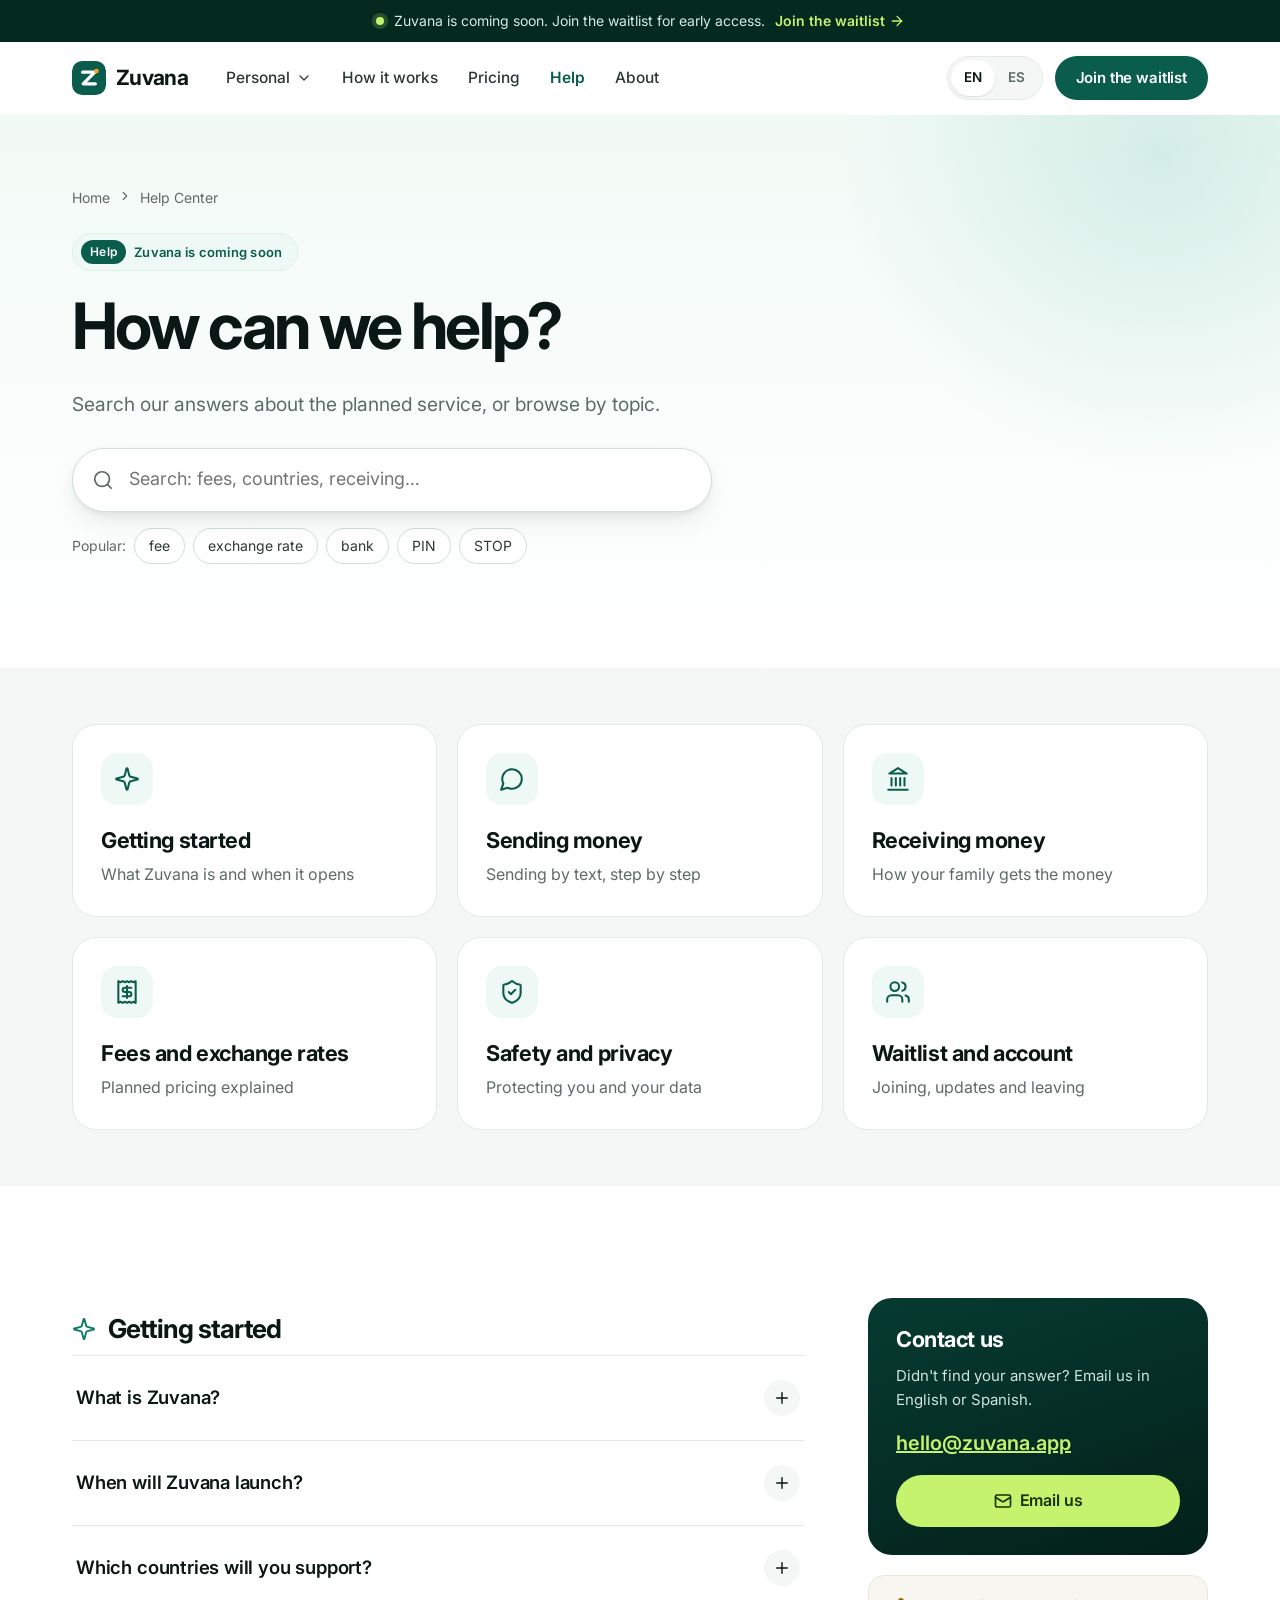
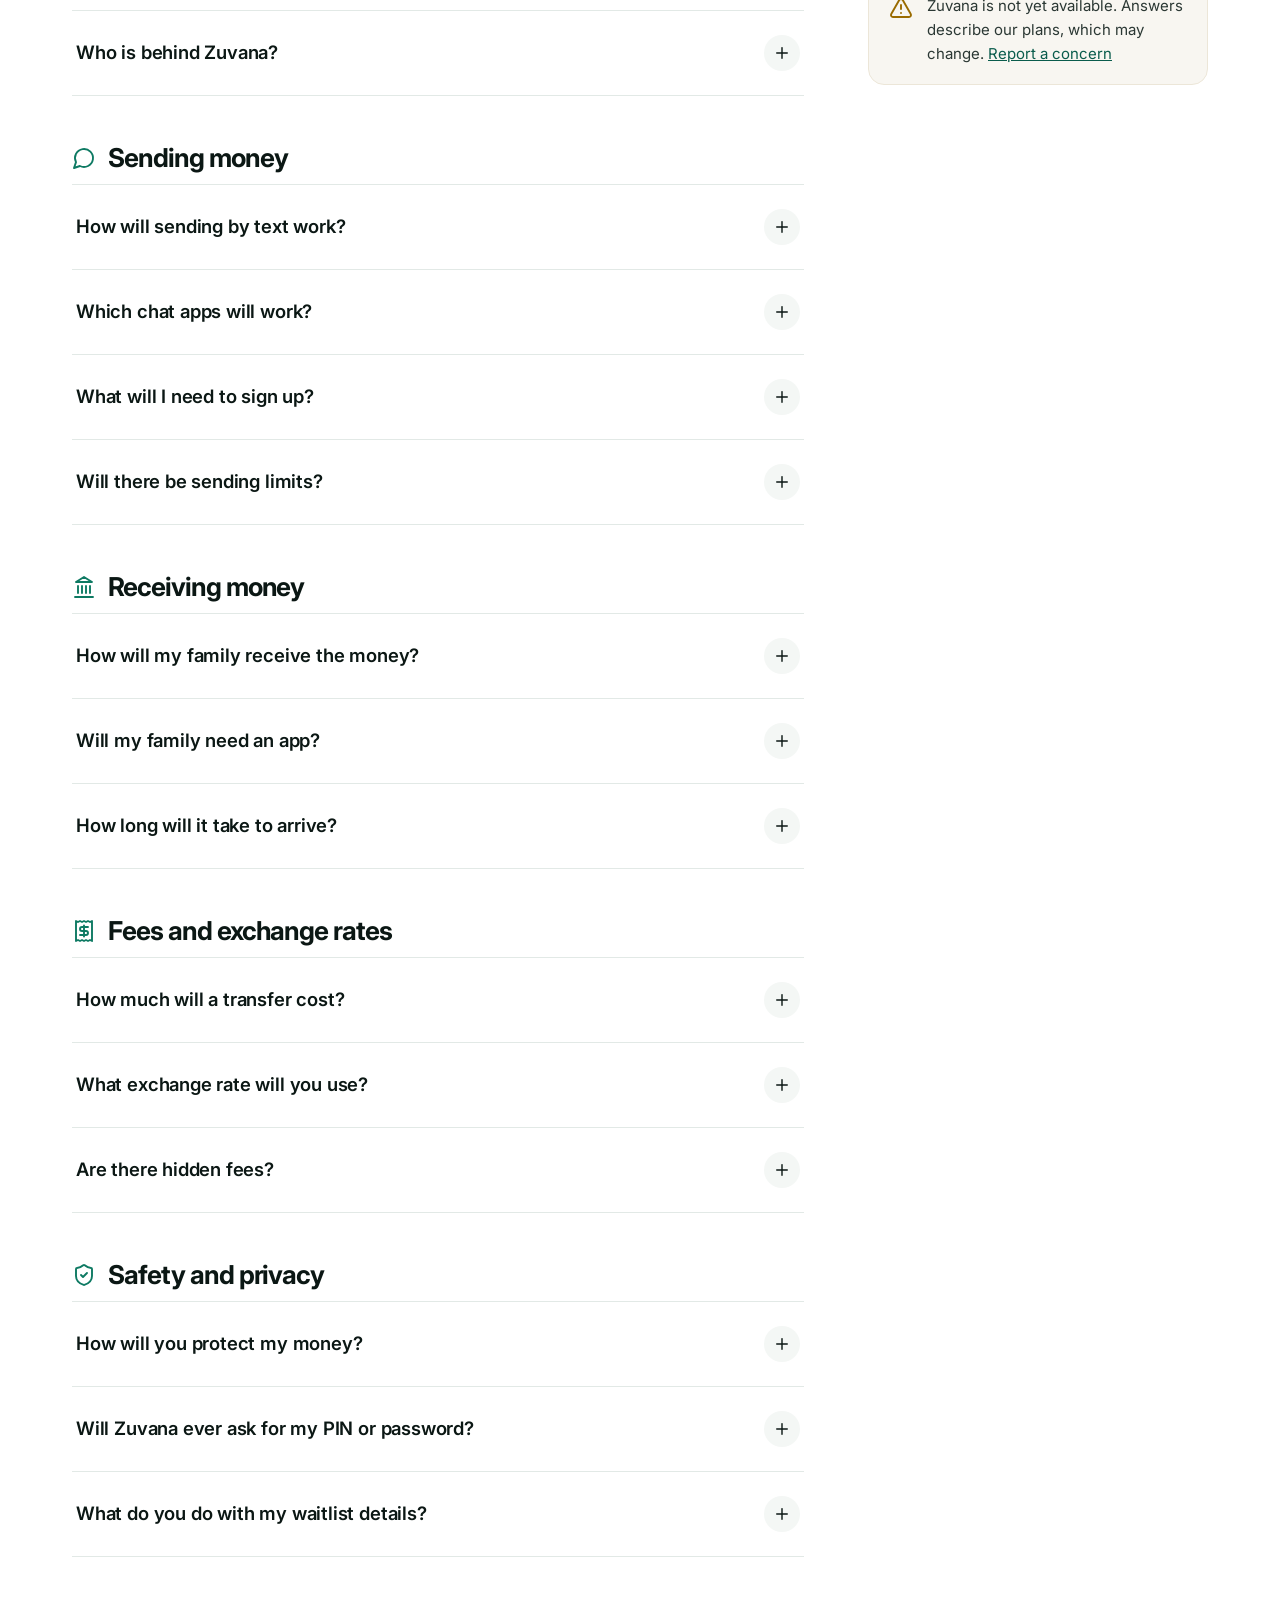
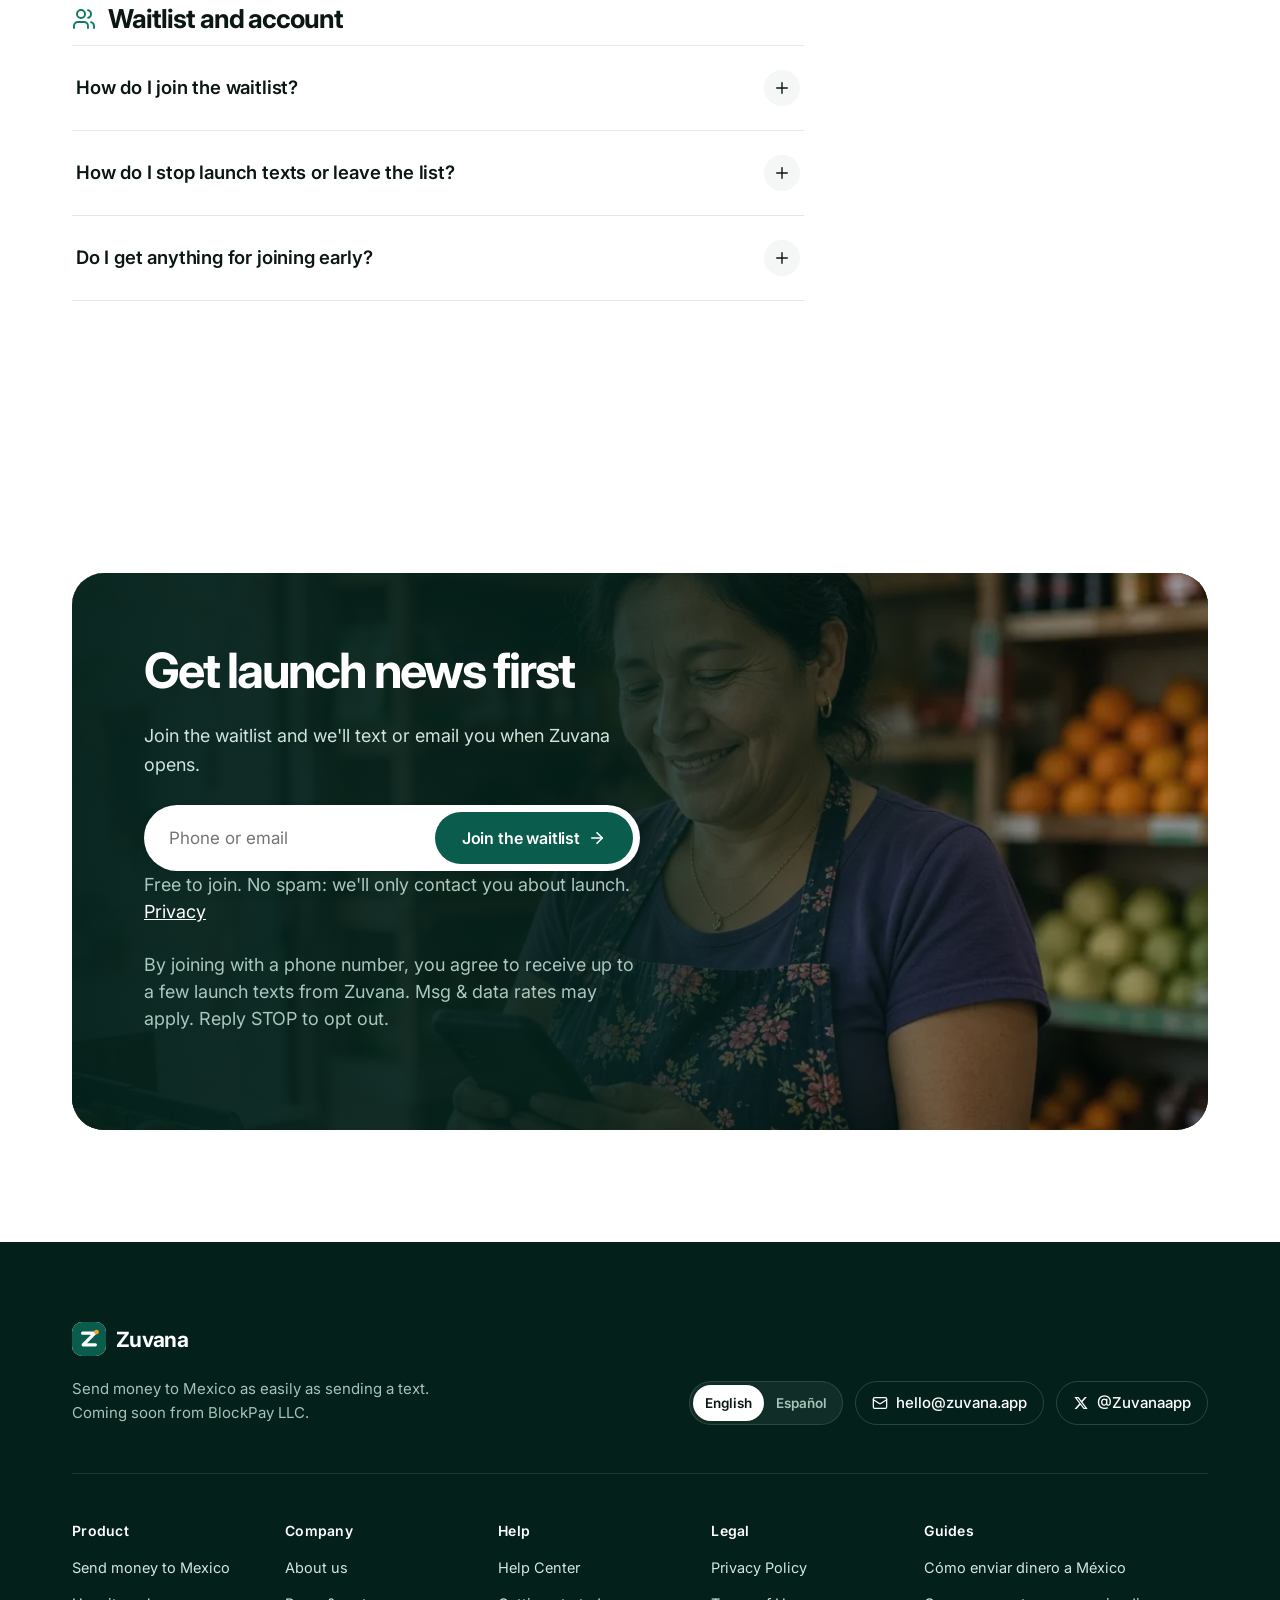
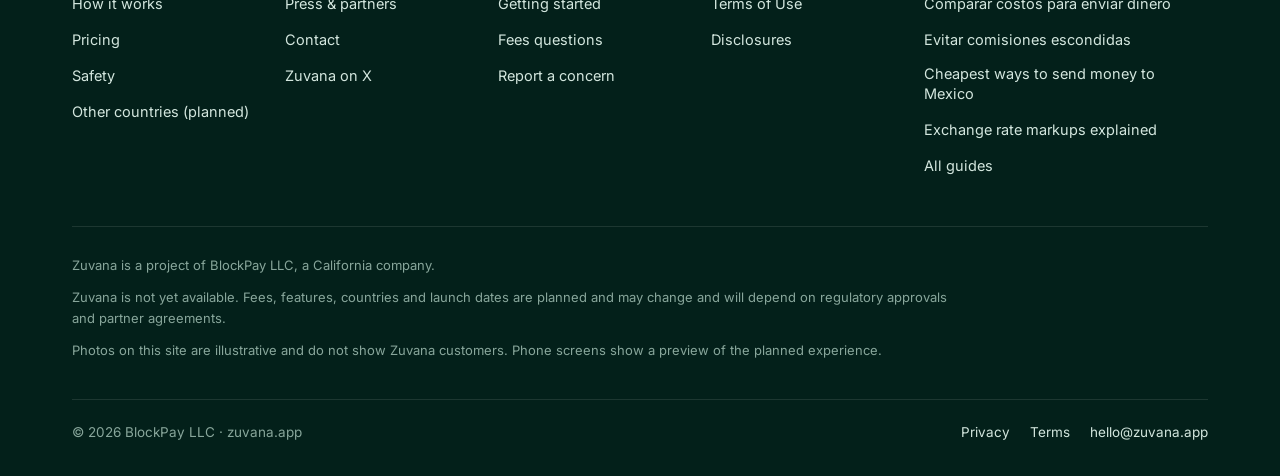
<file: help.html>
<!DOCTYPE html>
<html lang="en">
<head>
<meta charset="utf-8">
<meta name="viewport" content="width=device-width, initial-scale=1, viewport-fit=cover">
<title>Help Center: Questions About Sending Money to Mexico | Zuvana</title>
<meta name="description" content="Answers about Zuvana, coming soon: how sending by text is planned to work, planned fees, receiving money in Mexico, safety, countries and the waitlist. Contact hello@zuvana.app.">
<link rel="canonical" href="https://zuvana.app/help.html">
<meta name="theme-color" content="#04291F">
<meta name="robots" content="index,follow">
<meta property="og:type" content="website">
<meta property="og:site_name" content="Zuvana">
<meta property="og:title" content="Help Center: Questions About Sending Money to Mexico | Zuvana">
<meta property="og:description" content="Answers about Zuvana, coming soon: how sending by text is planned to work, planned fees, receiving money in Mexico, safety, countries and the waitlist. Contact hello@zuvana.app.">
<meta property="og:url" content="https://zuvana.app/help.html">
<meta property="og:image" content="https://zuvana.app/og-image.png">
<meta property="og:image:width" content="1200">
<meta property="og:image:height" content="630">
<meta property="og:locale" content="en_US">
<meta property="og:locale:alternate" content="es_US">
<meta name="twitter:card" content="summary_large_image">
<meta name="twitter:site" content="@Zuvanaapp">
<meta name="twitter:title" content="Help Center: Questions About Sending Money to Mexico | Zuvana">
<meta name="twitter:description" content="Answers about Zuvana, coming soon: how sending by text is planned to work, planned fees, receiving money in Mexico, safety, countries and the waitlist. Contact hello@zuvana.app.">
<meta name="twitter:image" content="https://zuvana.app/og-image.png">
<link rel="icon" href="/favicon.ico" sizes="any">
<link rel="icon" href="/logo.svg" type="image/svg+xml">
<link rel="apple-touch-icon" href="/apple-touch-icon.png">
<link rel="preconnect" href="https://fonts.googleapis.com">
<link rel="preconnect" href="https://fonts.gstatic.com" crossorigin>
<link rel="stylesheet" href="https://fonts.googleapis.com/css2?family=Inter:opsz,wght@14..32,400..800&display=swap">
<link rel="stylesheet" href="/styles.css">
<script>document.documentElement.classList.add("js")</script>

</head>
<body class="">
<svg width="0" height="0" style="position:absolute" aria-hidden="true" focusable="false"><defs>
<symbol id="f-us" viewBox="0 0 20 20"><rect width="20" height="20" fill="#fff"/><g fill="#c8102e"><rect y="0" width="20" height="1.54"/><rect y="3.08" width="20" height="1.54"/><rect y="6.15" width="20" height="1.54"/><rect y="9.23" width="20" height="1.54"/><rect y="12.3" width="20" height="1.54"/><rect y="15.38" width="20" height="1.54"/><rect y="18.46" width="20" height="1.54"/></g><rect width="9.5" height="10.77" fill="#1f3a8a"/><g fill="#fff"><circle cx="2.4" cy="2.4" r=".6"/><circle cx="4.75" cy="2.4" r=".6"/><circle cx="7.1" cy="2.4" r=".6"/><circle cx="3.6" cy="4.6" r=".6"/><circle cx="5.9" cy="4.6" r=".6"/><circle cx="2.4" cy="6.8" r=".6"/><circle cx="4.75" cy="6.8" r=".6"/><circle cx="7.1" cy="6.8" r=".6"/><circle cx="3.6" cy="9" r=".6"/><circle cx="5.9" cy="9" r=".6"/></g></symbol>
<symbol id="f-mx" viewBox="0 0 20 20"><rect width="6.67" height="20" fill="#006847"/><rect x="6.67" width="6.66" height="20" fill="#fff"/><rect x="13.33" width="6.67" height="20" fill="#ce1126"/><circle cx="10" cy="10" r="1.9" fill="#8a5a2b"/><path d="M8.3 11.2q1.7 1.4 3.4 0" stroke="#3a7d44" stroke-width=".6" fill="none"/></symbol>
<symbol id="i-msg" viewBox="0 0 24 24"><path d="M7.9 20A9 9 0 1 0 4 16.1L2 22Z"/></symbol>
<symbol id="i-phone" viewBox="0 0 24 24"><rect width="14" height="20" x="5" y="2" rx="2" ry="2"/><path d="M12 18h.01"/></symbol>
<symbol id="i-receipt" viewBox="0 0 24 24"><path d="M4 2v20l2-1 2 1 2-1 2 1 2-1 2 1 2-1 2 1V2l-2 1-2-1-2 1-2-1-2 1-2-1-2 1Z"/><path d="M16 8h-6a2 2 0 1 0 0 4h4a2 2 0 1 1 0 4H8"/><path d="M12 17.5v-11"/></symbol>
<symbol id="i-eye" viewBox="0 0 24 24"><path d="M2 12s3-7 10-7 10 7 10 7-3 7-10 7-10-7-10-7Z"/><circle cx="12" cy="12" r="3"/></symbol>
<symbol id="i-lang" viewBox="0 0 24 24"><path d="m5 8 6 6"/><path d="m4 14 6-6 2-3"/><path d="M2 5h12"/><path d="M7 2h1"/><path d="m22 22-5-10-5 10"/><path d="M14 18h6"/></symbol>
<symbol id="i-bank" viewBox="0 0 24 24"><path d="M3 22h18"/><path d="M6 18v-7"/><path d="M10 18v-7"/><path d="M14 18v-7"/><path d="M18 18v-7"/><path d="m12 2 8 5H4Z"/></symbol>
<symbol id="i-check" viewBox="0 0 24 24"><path d="M20 6 9 17l-5-5"/></symbol>
<symbol id="i-checkc" viewBox="0 0 24 24"><circle cx="12" cy="12" r="10"/><path d="m9 12 2 2 4-4"/></symbol>
<symbol id="i-arrow" viewBox="0 0 24 24"><path d="M5 12h14"/><path d="m12 5 7 7-7 7"/></symbol>
<symbol id="i-plus" viewBox="0 0 24 24"><path d="M5 12h14"/><path d="M12 5v14"/></symbol>
<symbol id="i-back" viewBox="0 0 24 24"><path d="m15 18-6-6 6-6"/></symbol>
<symbol id="i-right" viewBox="0 0 24 24"><path d="m9 18 6-6-6-6"/></symbol>
<symbol id="i-down" viewBox="0 0 24 24"><path d="m6 9 6 6 6-6"/></symbol>
<symbol id="i-info" viewBox="0 0 24 24"><circle cx="12" cy="12" r="10"/><path d="M12 16v-4"/><path d="M12 8h.01"/></symbol>
<symbol id="i-user" viewBox="0 0 24 24"><path d="M19 21v-2a4 4 0 0 0-4-4H9a4 4 0 0 0-4 4v2"/><circle cx="12" cy="7" r="4"/></symbol>
<symbol id="i-users" viewBox="0 0 24 24"><path d="M16 21v-2a4 4 0 0 0-4-4H6a4 4 0 0 0-4 4v2"/><circle cx="9" cy="7" r="4"/><path d="M22 21v-2a4 4 0 0 0-3-3.87"/><path d="M16 3.13a4 4 0 0 1 0 7.75"/></symbol>
<symbol id="i-menu" viewBox="0 0 24 24"><path d="M4 7h16"/><path d="M4 12h16"/><path d="M4 17h16"/></symbol>
<symbol id="i-x" viewBox="0 0 24 24"><path d="M18 6 6 18"/><path d="m6 6 12 12"/></symbol>
<symbol id="i-globe" viewBox="0 0 24 24"><circle cx="12" cy="12" r="10"/><path d="M12 2a14.5 14.5 0 0 0 0 20 14.5 14.5 0 0 0 0-20"/><path d="M2 12h20"/></symbol>
<symbol id="i-shield" viewBox="0 0 24 24"><path d="M20 13c0 5-3.5 7.5-7.66 8.95a1 1 0 0 1-.67-.01C7.5 20.5 4 18 4 13V6a1 1 0 0 1 1-1c2 0 4.5-1.2 6.24-2.72a1.17 1.17 0 0 1 1.52 0C14.51 3.81 17 5 19 5a1 1 0 0 1 1 1z"/><path d="m9 12 2 2 4-4"/></symbol>
<symbol id="i-id" viewBox="0 0 24 24"><rect width="20" height="14" x="2" y="5" rx="2"/><circle cx="8" cy="12" r="2"/><path d="M14 10h4"/><path d="M14 14h4"/><path d="M5 16.5c.6-1 1.7-1.5 3-1.5s2.4.5 3 1.5"/></symbol>
<symbol id="i-alert" viewBox="0 0 24 24"><path d="m21.73 18-8-14a2 2 0 0 0-3.48 0l-8 14A2 2 0 0 0 4 21h16a2 2 0 0 0 1.73-3"/><path d="M12 9v4"/><path d="M12 17h.01"/></symbol>
<symbol id="i-search" viewBox="0 0 24 24"><circle cx="11" cy="11" r="8"/><path d="m21 21-4.3-4.3"/></symbol>
<symbol id="i-mail" viewBox="0 0 24 24"><rect width="20" height="16" x="2" y="4" rx="2"/><path d="m22 7-8.97 5.7a1.94 1.94 0 0 1-2.06 0L2 7"/></symbol>
<symbol id="i-heart" viewBox="0 0 24 24"><path d="M19 14c1.49-1.46 3-3.21 3-5.5A5.5 5.5 0 0 0 16.5 3c-1.76 0-3 .5-4.5 2-1.5-1.5-2.74-2-4.5-2A5.5 5.5 0 0 0 2 8.5c0 2.3 1.5 4.05 3 5.5l7 7Z"/></symbol>
<symbol id="i-book" viewBox="0 0 24 24"><path d="M2 3h6a4 4 0 0 1 4 4v14a3 3 0 0 0-3-3H2z"/><path d="M22 3h-6a4 4 0 0 0-4 4v14a3 3 0 0 1 3-3h7z"/></symbol>
<symbol id="i-help" viewBox="0 0 24 24"><circle cx="12" cy="12" r="10"/><path d="M9.09 9a3 3 0 0 1 5.83 1c0 2-3 3-3 3"/><path d="M12 17h.01"/></symbol>
<symbol id="i-key" viewBox="0 0 24 24"><circle cx="7.5" cy="15.5" r="5.5"/><path d="m21 2-9.6 9.6"/><path d="m15.5 7.5 3 3L22 7l-3-3"/></symbol>
<symbol id="i-clock" viewBox="0 0 24 24"><circle cx="12" cy="12" r="10"/><path d="M12 6v6l4 2"/></symbol>
<symbol id="i-handshake" viewBox="0 0 24 24"><path d="m11 17 2 2a1 1 0 1 0 3-3"/><path d="m14 14 2.5 2.5a1 1 0 1 0 3-3l-3.88-3.88a3 3 0 0 0-4.24 0l-.88.88a1 1 0 1 1-3-3l2.81-2.81a5.79 5.79 0 0 1 7.06-.87l.47.28a2 2 0 0 0 1.42.25L21 4"/><path d="m21 3 1 11h-2"/><path d="M3 3 2 14l6.5 6.5a1 1 0 1 0 3-3"/><path d="M3 4h8"/></symbol>
<symbol id="i-sparkle" viewBox="0 0 24 24"><path d="M9.94 15.5A2 2 0 0 0 8.5 14.06l-6.14-1.58a.5.5 0 0 1 0-.96L8.5 9.94A2 2 0 0 0 9.94 8.5l1.58-6.14a.5.5 0 0 1 .96 0L14.06 8.5A2 2 0 0 0 15.5 9.94l6.14 1.58a.5.5 0 0 1 0 .96L15.5 14.06a2 2 0 0 0-1.44 1.44l-1.58 6.14a.5.5 0 0 1-.96 0z"/></symbol>
<symbol id="i-file" viewBox="0 0 24 24"><path d="M15 2H6a2 2 0 0 0-2 2v16a2 2 0 0 0 2 2h12a2 2 0 0 0 2-2V7Z"/><path d="M14 2v4a2 2 0 0 0 2 2h4"/><path d="M10 13h4"/><path d="M10 17h4"/></symbol>
<symbol id="i-store" viewBox="0 0 24 24"><path d="m2 7 4.41-4.41A2 2 0 0 1 7.83 2h8.34a2 2 0 0 1 1.42.59L22 7"/><path d="M4 12v8a2 2 0 0 0 2 2h12a2 2 0 0 0 2-2v-8"/><path d="M15 22v-4a2 2 0 0 0-2-2h-2a2 2 0 0 0-2 2v4"/><path d="M2 7h20"/><path d="M22 7v3a2 2 0 0 1-2 2a2.7 2.7 0 0 1-1.59-.63.7.7 0 0 0-.82 0A2.7 2.7 0 0 1 16 12a2.7 2.7 0 0 1-1.59-.63.7.7 0 0 0-.82 0A2.7 2.7 0 0 1 12 12a2.7 2.7 0 0 1-1.59-.63.7.7 0 0 0-.82 0A2.7 2.7 0 0 1 8 12a2.7 2.7 0 0 1-1.59-.63.7.7 0 0 0-.82 0A2.7 2.7 0 0 1 4 12a2 2 0 0 1-2-2V7"/></symbol>
<symbol id="i-grad" viewBox="0 0 24 24"><path d="M21.42 10.92a1 1 0 0 0-.02-1.84L12.83 5.18a2 2 0 0 0-1.66 0L2.6 9.08a1 1 0 0 0 0 1.83l8.57 3.91a2 2 0 0 0 1.66 0z"/><path d="M22 10v6"/><path d="M6 12.5V16a6 3 0 0 0 12 0v-3.5"/></symbol>
<symbol id="i-home" viewBox="0 0 24 24"><path d="M15 21v-8a1 1 0 0 0-1-1h-4a1 1 0 0 0-1 1v8"/><path d="M3 10a2 2 0 0 1 .71-1.53l7-6a2 2 0 0 1 2.58 0l7 6A2 2 0 0 1 21 10v9a2 2 0 0 1-2 2H5a2 2 0 0 1-2-2z"/></symbol>
<symbol id="i-xlogo" viewBox="0 0 24 24"><path fill="currentColor" stroke="none" d="M17.75 3h3.07l-6.7 7.66L22 21h-6.17l-4.84-6.32L5.45 21H2.37l7.17-8.2L2 3h6.33l4.37 5.78L17.75 3Zm-1.08 16.2h1.7L7.4 4.73H5.58L16.67 19.2Z"/></symbol>
</defs></svg>
<a class="skip" href="#main"><span data-i="kb58273f">Skip to content</span></a>
<div class="announce" role="region" aria-label="Announcement" data-t-aria-label="kfeb4d2d"><div class="container announce-in"><span class="dot" aria-hidden="true"></span><span><span data-i="ke123658">Zuvana is coming soon. Join the waitlist for early access.</span></span><a href="#wl"><span data-i="kfd27891">Join the waitlist</span><svg class="ic" aria-hidden="true"><use href="#i-arrow"/></svg></a></div></div>
<header class="site-header" id="top">
  <div class="container nav">
    <a class="brand" href="/" aria-label="Zuvana home" data-t-aria-label="kb86e06b"><img src="/logo.svg" alt="" width="34" height="34">Zuvana</a>
    <nav class="primary" aria-label="Main" data-t-aria-label="ka02c83a">
      <ul class="menu">
        <li class="has-mega"><button class="menu-btn" type="button" aria-expanded="false" aria-controls="mega-personal"><span><span data-i="k184daff">Personal</span></span><svg class="ic" aria-hidden="true"><use href="#i-down"/></svg></button>
          <div class="mega" id="mega-personal">
            <div>
              <p class="mega-h"><span data-i="k66421c0">Send money</span></p>
              <a class="mega-item" href="/"><span class="mi"><span class="flag" aria-hidden="true"><svg viewBox="0 0 20 20"><use href="#f-mx"/></svg></span></span><span><b><span data-i="k58bee92">To Mexico</span></b><small><span data-i="k82a7772">Our launch corridor, coming soon</span></small></span></a>
              <a class="mega-item" href="/help.html#countries"><span class="mi"><svg class="ic" aria-hidden="true"><use href="#i-globe"/></svg></span><span><b><span data-i="k467dd70">Other countries (planned)</span></b><small><span data-i="k6ffb12f">More corridors after launch</span></small></span></a>
              <a class="mega-item" href="/guides/"><span class="mi"><svg class="ic" aria-hidden="true"><use href="#i-book"/></svg></span><span><b><span data-i="k45389ee">Guides</span></b><small><span data-i="k0163648">Free guides to sending money home</span></small></span></a>
            </div>
            <div>
              <p class="mega-h"><span data-i="k2f1a3e6">Learn</span></p>
              <a class="mega-item" href="/how-it-works.html"><span class="mi"><svg class="ic" aria-hidden="true"><use href="#i-msg"/></svg></span><span><b><span data-i="k9ffdb95">How it works</span></b><small><span data-i="kc6520cc">Send by text, step by step</span></small></span></a>
              <a class="mega-item" href="/pricing.html"><span class="mi"><svg class="ic" aria-hidden="true"><use href="#i-receipt"/></svg></span><span><b><span data-i="ke22ac25">Pricing</span></b><small><span data-i="k71e75e0">One planned flat fee</span></small></span></a>
              <a class="mega-item" href="/safety.html"><span class="mi"><svg class="ic" aria-hidden="true"><use href="#i-shield"/></svg></span><span><b><span data-i="k6472ce4">Safety</span></b><small><span data-i="kb361ba9">How we plan to protect you</span></small></span></a>
            </div>
            <div class="mega-feature">
              <div><b><span data-i="k227165d">Be first in line</span></b><p><span data-i="k96fa084">Join the waitlist and we'll tell you when Zuvana opens.</span></p></div>
              <a class="btn btn-accent btn-sm" href="#wl"><span data-i="kfd27891">Join the waitlist</span></a>
            </div>
          </div>
        </li>
        <li><a href="/how-it-works.html"><span data-i="k9ffdb95">How it works</span></a></li>
        <li><a href="/pricing.html"><span data-i="ke22ac25">Pricing</span></a></li>
        <li><a href="/help.html" aria-current="page"><span data-i="k6a26f54">Help</span></a></li>
        <li><a href="/about.html"><span data-i="k8f7f4c1">About</span></a></li>
      </ul>
    </nav>
    <div class="nav-right">
      <div class="lang-switch" role="group" aria-label="Language" data-t-aria-label="k4994a8f"><button type="button" data-set="en" aria-pressed="true">EN</button><button type="button" data-set="es" aria-pressed="false">ES</button></div>
      <a class="btn btn-primary btn-sm nav-cta" href="#wl"><span data-i="kfd27891">Join the waitlist</span></a>
      <button class="burger" type="button" aria-expanded="false" aria-controls="drawer" aria-label="Open menu"><svg class="ic" aria-hidden="true"><use href="#i-menu"/></svg></button>
    </div>
  </div>
</header>
<div class="scrim" aria-hidden="true"></div>
<div class="drawer" id="drawer" role="dialog" aria-modal="true" aria-label="Menu" data-t-aria-label="kb615412" aria-hidden="true">
  <div class="drawer-top"><a class="brand" href="/"><img src="/logo.svg" alt="" width="34" height="34">Zuvana</a><button class="burger drawer-close" type="button" aria-label="Close menu" data-t-aria-label="k68f18f6"><svg class="ic" aria-hidden="true"><use href="#i-x"/></svg></button></div>
  <div class="drawer-body">
    <p class="drawer-h"><span data-i="k66421c0">Send money</span></p>
    <a class="dl" href="/"><span><span data-i="k58bee92">To Mexico</span> <small><span data-i="k81151a1">Coming soon</span></small></span><svg class="ic" aria-hidden="true"><use href="#i-right"/></svg></a>
    <a class="dl" href="/help.html#countries"><span><span data-i="k467dd70">Other countries (planned)</span></span><svg class="ic" aria-hidden="true"><use href="#i-right"/></svg></a>
    <a class="dl" href="/guides/"><span><span data-i="k45389ee">Guides</span></span><svg class="ic" aria-hidden="true"><use href="#i-right"/></svg></a>
    <p class="drawer-h"><span data-i="k1c76cbf">Company</span></p>
    <a class="dl" href="/how-it-works.html"><span><span data-i="k9ffdb95">How it works</span></span><svg class="ic" aria-hidden="true"><use href="#i-right"/></svg></a>
    <a class="dl" href="/pricing.html"><span><span data-i="ke22ac25">Pricing</span></span><svg class="ic" aria-hidden="true"><use href="#i-right"/></svg></a>
    <a class="dl" href="/safety.html"><span><span data-i="k6472ce4">Safety</span></span><svg class="ic" aria-hidden="true"><use href="#i-right"/></svg></a>
    <a class="dl" href="/help.html"><span><span data-i="kefdaf9f">Help Center</span></span><svg class="ic" aria-hidden="true"><use href="#i-right"/></svg></a>
    <a class="dl" href="/about.html"><span><span data-i="k8f7f4c1">About</span></span><svg class="ic" aria-hidden="true"><use href="#i-right"/></svg></a>
  </div>
  <div class="drawer-foot">
    <div class="lang-switch" role="group" aria-label="Language" data-t-aria-label="k4994a8f"><button type="button" data-set="en" aria-pressed="true">English</button><button type="button" data-set="es" aria-pressed="false">Español</button></div>
    <a class="btn btn-primary btn-block" href="#wl"><span data-i="kfd27891">Join the waitlist</span><svg class="ic" aria-hidden="true"><use href="#i-arrow"/></svg></a>
  </div>
</div>
<main id="main">

<section class="page-hero">
  <div class="container">
    <ol class="crumbs"><li><a href="/"><span data-i="k8cf04a9">Home</span></a></li><li aria-hidden="true"><svg class="ic" aria-hidden="true"><use href="#i-right"/></svg></li><li aria-current="page"><span data-i="kefdaf9f">Help Center</span></li></ol>
    <p class="eyebrow"><span class="pill"><span data-i="k6a26f54">Help</span></span><span data-i="k2458c10">Zuvana is coming soon</span></p>
    <h1><span data-i="k8307fac">How can we help?</span></h1>
    <p class="lead"><span data-i="ka4631ff">Search our answers about the planned service, or browse by topic.</span></p>
    <div class="search" role="search"><label for="hsearch" class="sr"><span data-i="kc7a1865">Search help articles</span></label><svg class="ic" aria-hidden="true"><use href="#i-search"/></svg><input id="hsearch" type="search" autocomplete="off" placeholder="Search: fees, countries, receiving…" data-t-placeholder="kd317c96"></div>
    <div class="popular"><span><span data-i="k2efa557">Popular:</span></span><button type="button"><span data-i="kd4319fe">fee</span></button><button type="button"><span data-i="k019c5d8">exchange rate</span></button><button type="button"><span data-i="kbd5af1f">bank</span></button><button type="button"><span data-i="kcdbc895">PIN</span></button><button type="button"><span data-i="k615a46a">STOP</span></button></div>
  </div>
</section>

<section class="section soft tight">
  <div class="container"><div class="grid-3"><a class="card cat reveal" href="#getting-started"><span class="ci"><svg class="ic" aria-hidden="true"><use href="#i-sparkle"/></svg></span><h3><span data-i="kcb59b87">Getting started</span></h3><p><span data-i="kb325801">What Zuvana is and when it opens</span></p></a><a class="card cat reveal" href="#sending"><span class="ci"><svg class="ic" aria-hidden="true"><use href="#i-msg"/></svg></span><h3><span data-i="k2074983">Sending money</span></h3><p><span data-i="ke3b64d0">Sending by text, step by step</span></p></a><a class="card cat reveal" href="#receiving"><span class="ci"><svg class="ic" aria-hidden="true"><use href="#i-bank"/></svg></span><h3><span data-i="k2d4e69b">Receiving money</span></h3><p><span data-i="kdcd2ce1">How your family gets the money</span></p></a><a class="card cat reveal" href="#fees"><span class="ci"><svg class="ic" aria-hidden="true"><use href="#i-receipt"/></svg></span><h3><span data-i="kc45a28e">Fees and exchange rates</span></h3><p><span data-i="k5bfb914">Planned pricing explained</span></p></a><a class="card cat reveal" href="#safety-privacy"><span class="ci"><svg class="ic" aria-hidden="true"><use href="#i-shield"/></svg></span><h3><span data-i="ke97fa8c">Safety and privacy</span></h3><p><span data-i="k7de6922">Protecting you and your data</span></p></a><a class="card cat reveal" href="#waitlist"><span class="ci"><svg class="ic" aria-hidden="true"><use href="#i-users"/></svg></span><h3><span data-i="k300b31f">Waitlist and account</span></h3><p><span data-i="k0ab3feb">Joining, updates and leaving</span></p></a></div></div>
</section>

<section class="section">
  <div class="container help-layout">
    <div>
      <p class="muted" id="hcount" aria-live="polite"></p>
      <section class="faq-group"><h2 id="getting-started"><svg class="ic" aria-hidden="true"><use href="#i-sparkle"/></svg><span data-i="kcb59b87">Getting started</span></h2><div class="faq"><details><summary><span data-i="kf2cfc68">What is Zuvana?</span><span class="pm"><svg class="ic" aria-hidden="true"><use href="#i-plus"/></svg></span></summary><div class="ans"><p><span data-i="kf05a449">Zuvana is a planned service from BlockPay LLC for sending money from the United States to Mexico by text message. It isn't available yet.</span></p></div></details><details id="launch"><summary><span data-i="k8d60421">When will Zuvana launch?</span><span class="pm"><svg class="ic" aria-hidden="true"><use href="#i-plus"/></svg></span></summary><div class="ans"><p><span data-i="k47e114e">We don't have a launch date to share yet. Launch depends on regulatory approvals and partner agreements. Join the waitlist and we'll tell you when we open.</span></p></div></details><details id="countries"><summary><span data-i="ke3a99fe">Which countries will you support?</span><span class="pm"><svg class="ic" aria-hidden="true"><use href="#i-plus"/></svg></span></summary><div class="ans"><p><span data-i="kca11954">We're starting with transfers from the United States to Mexico. More countries are planned after launch, and we'll announce them to the waitlist first.</span></p></div></details><details><summary><span data-i="k8854190">Who is behind Zuvana?</span><span class="pm"><svg class="ic" aria-hidden="true"><use href="#i-plus"/></svg></span></summary><div class="ans"><p><span data-i="k3e269d1">Zuvana is a project of BlockPay LLC, a California company. You can reach us at hello@zuvana.app.</span></p></div></details></div></section>
<section class="faq-group"><h2 id="sending"><svg class="ic" aria-hidden="true"><use href="#i-msg"/></svg><span data-i="k2074983">Sending money</span></h2><div class="faq"><details><summary><span data-i="k821cd30">How will sending by text work?</span><span class="pm"><svg class="ic" aria-hidden="true"><use href="#i-plus"/></svg></span></summary><div class="ans"><p><span data-i="k513883f">You'll write something like “send $50 to Mom” in a chat. We'll show you the full price and ask you to confirm. Nothing is sent until you reply yes.</span></p></div></details><details><summary><span data-i="k527a4d3">Which chat apps will work?</span><span class="pm"><svg class="ic" aria-hidden="true"><use href="#i-plus"/></svg></span></summary><div class="ans"><p><span data-i="k76c3e9e">We're planning for WhatsApp, iMessage and SMS. Availability on each will depend on those platforms and may change.</span></p></div></details><details><summary><span data-i="ka3cf8ce">What will I need to sign up?</span><span class="pm"><svg class="ic" aria-hidden="true"><use href="#i-plus"/></svg></span></summary><div class="ans"><p><span data-i="ka1208a4">We expect to ask for a U.S. phone number, a valid ID and a way to pay. We will verify identity as the law requires. Final requirements will be shared before launch.</span></p></div></details><details><summary><span data-i="k46124cd">Will there be sending limits?</span><span class="pm"><svg class="ic" aria-hidden="true"><use href="#i-plus"/></svg></span></summary><div class="ans"><p><span data-i="k0f7c1cd">Probably, as with most money transfer services. Limits will depend on the law and our partners, and we'll publish them before launch.</span></p></div></details></div></section>
<section class="faq-group"><h2 id="receiving"><svg class="ic" aria-hidden="true"><use href="#i-bank"/></svg><span data-i="k2d4e69b">Receiving money</span></h2><div class="faq"><details><summary><span data-i="k6f987f8">How will my family receive the money?</span><span class="pm"><svg class="ic" aria-hidden="true"><use href="#i-plus"/></svg></span></summary><div class="ans"><p><span data-i="kf4e0242">We plan to deliver to bank accounts in Mexico through licensed partners. Your family member gets a message with a link to choose their account.</span></p></div></details><details><summary><span data-i="k05abf4e">Will my family need an app?</span><span class="pm"><svg class="ic" aria-hidden="true"><use href="#i-plus"/></svg></span></summary><div class="ans"><p><span data-i="kbd8873a">We're designing it so they don't: they'll receive a link by message. Details will be confirmed before launch.</span></p></div></details><details><summary><span data-i="kfc7d7d4">How long will it take to arrive?</span><span class="pm"><svg class="ic" aria-hidden="true"><use href="#i-plus"/></svg></span></summary><div class="ans"><p><span data-i="k9f80c0d">Delivery times will depend on our partners and the receiving bank. We'll show the expected time before you confirm.</span></p></div></details></div></section>
<section class="faq-group"><h2 id="fees"><svg class="ic" aria-hidden="true"><use href="#i-receipt"/></svg><span data-i="kc45a28e">Fees and exchange rates</span></h2><div class="faq"><details><summary><span data-i="k7a2efd0">How much will a transfer cost?</span><span class="pm"><svg class="ic" aria-hidden="true"><use href="#i-plus"/></svg></span></summary><div class="ans"><p><span data-i="k5107915">We plan to charge a flat $1.99 fee per transfer at launch. Fees may change before launch and will depend on regulatory approvals and partner agreements.</span></p></div></details><details><summary><span data-i="kd1f2164">What exchange rate will you use?</span><span class="pm"><svg class="ic" aria-hidden="true"><use href="#i-plus"/></svg></span></summary><div class="ans"><p><span data-i="k30320d5">We're aiming for the real exchange rate. You'll see the exact rate and how many pesos your family receives before you confirm.</span></p></div></details><details><summary><span data-i="k2f2cef0">Are there hidden fees?</span><span class="pm"><svg class="ic" aria-hidden="true"><use href="#i-plus"/></svg></span></summary><div class="ans"><p><span data-i="kf564091">Our plan is to show every cost on one screen before you confirm, with no percentage fees added on top.</span></p></div></details></div></section>
<section class="faq-group"><h2 id="safety-privacy"><svg class="ic" aria-hidden="true"><use href="#i-shield"/></svg><span data-i="ke97fa8c">Safety and privacy</span></h2><div class="faq"><details><summary><span data-i="k41b8e2d">How will you protect my money?</span><span class="pm"><svg class="ic" aria-hidden="true"><use href="#i-plus"/></svg></span></summary><div class="ans"><p><span data-i="kb04ed52">We plan to work with licensed partners to move money, and to ask you to confirm every transfer. Read our safety page for details.</span></p></div></details><details><summary><span data-i="ka5b776d">Will Zuvana ever ask for my PIN or password?</span><span class="pm"><svg class="ic" aria-hidden="true"><use href="#i-plus"/></svg></span></summary><div class="ans"><p><span data-i="k9b0d6fa">No. We'll never ask for your PIN, password or one-time codes by text, email or phone. If someone does, it isn't us.</span></p></div></details><details><summary><span data-i="k42c2ba2">What do you do with my waitlist details?</span><span class="pm"><svg class="ic" aria-hidden="true"><use href="#i-plus"/></svg></span></summary><div class="ans"><p><span data-i="k2d914b1">We use them only to contact you about launch. See our Privacy Policy for details.</span></p></div></details></div></section>
<section class="faq-group"><h2 id="waitlist"><svg class="ic" aria-hidden="true"><use href="#i-users"/></svg><span data-i="k300b31f">Waitlist and account</span></h2><div class="faq"><details><summary><span data-i="k30e9676">How do I join the waitlist?</span><span class="pm"><svg class="ic" aria-hidden="true"><use href="#i-plus"/></svg></span></summary><div class="ans"><p><span data-i="kdc893f0">Enter your phone number or email in any waitlist form on this site. It's free.</span></p></div></details><details><summary><span data-i="kfa55d8a">How do I stop launch texts or leave the list?</span><span class="pm"><svg class="ic" aria-hidden="true"><use href="#i-plus"/></svg></span></summary><div class="ans"><p><span data-i="k26d31ab">Reply STOP to any text, or email hello@zuvana.app and we'll remove you.</span></p></div></details><details><summary><span data-i="kd3a376c">Do I get anything for joining early?</span><span class="pm"><svg class="ic" aria-hidden="true"><use href="#i-plus"/></svg></span></summary><div class="ans"><p><span data-i="k9b35274">Waitlist members will be the first to hear when Zuvana opens.</span></p></div></details></div></section>

      <p class="noresults" id="noresults" role="status"></p>
    </div>
    <aside class="help-aside">
      <div class="contact-card">
        <h3><span data-i="k02d4482">Contact us</span></h3>
        <p><span data-i="k14af40f">Didn't find your answer? Email us in English or Spanish.</span></p>
        <a class="mail" href="mailto:hello@zuvana.app">hello@zuvana.app</a>
        <a class="btn btn-accent btn-block" href="mailto:hello@zuvana.app"><svg class="ic" aria-hidden="true"><use href="#i-mail"/></svg><span data-i="kc08f0ce">Email us</span></a>
      </div>
      <div class="notice" style="margin-top:20px"><svg class="ic" aria-hidden="true"><use href="#i-alert"/></svg><p><span data-i="k94b1568">Zuvana is not yet available. Answers describe our plans, which may change.</span> <a href="/safety.html#report"><span data-i="k89ac304">Report a concern</span></a></p></div>
    </aside>
  </div>
</section>

<section class="section"><div class="container"><div class="cta-band reveal">
  <img src="/img/shop.webp" alt="" loading="lazy" width="1152" height="864">
  <div class="cta-inner"><h2><span data-i="k9d67d87">Get launch news first</span></h2><p><span data-i="k35f57f2">Join the waitlist and we'll text or email you when Zuvana opens.</span></p><form id="wl" class="waitlist " novalidate action="#" method="post">
  <div class="form-row">
    <label for="contact" class="sr"><span data-i="k4519934">Your phone or email</span></label>
    <input id="contact" class="input" name="contact" type="text" required aria-describedby="err" aria-invalid="false" autocomplete="email" inputmode="email" placeholder="Phone or email" data-t-placeholder="k2c630b0">
    <input type="text" name="_honey" tabindex="-1" autocomplete="off" class="sr" aria-hidden="true">
    <input type="hidden" name="ref" id="ref" value="">
    <button class="btn btn-primary cta-submit" type="submit"><span><span data-i="kfd27891">Join the waitlist</span></span><svg class="ic" aria-hidden="true"><use href="#i-arrow"/></svg></button>
  </div>
  <p class="err" id="err" role="alert"></p>
  <p class="ok" id="ok" role="status"></p>
  <p class="fine"><span data-i="kdfd7bd5">Free to join. No spam: we'll only contact you about launch.</span> <a href="/privacy.html"><span data-i="kc5f29bb">Privacy</span></a></p>
  <p class="fine"><span data-h="k6e06db8">By joining with a phone number, you agree to receive up to a few launch texts from Zuvana. Msg &amp; data rates may apply. Reply STOP to opt out.</span></p>
</form></div>
</div></div></section>

</main>
<footer class="site-footer">
  <div class="container">
    <div class="foot-top">
      <div><a class="brand" href="/"><img src="/logo.svg" alt="" width="34" height="34">Zuvana</a>
      <p class="foot-tag"><span data-i="kff8149c">Send money to Mexico as easily as sending a text. Coming soon from BlockPay LLC.</span></p></div>
      <div class="foot-contact">
        <div class="lang-switch" role="group" aria-label="Language" data-t-aria-label="k4994a8f"><button type="button" data-set="en" aria-pressed="true">English</button><button type="button" data-set="es" aria-pressed="false">Español</button></div>
        <a class="pillink" href="mailto:hello@zuvana.app"><svg class="ic" aria-hidden="true"><use href="#i-mail"/></svg>hello@zuvana.app</a>
        <a class="pillink" href="https://x.com/Zuvanaapp" rel="noopener" target="_blank" aria-label="Zuvana on X (opens in a new tab)" data-t-aria-label="kcdee2f4"><svg class="ic" aria-hidden="true"><use href="#i-xlogo"/></svg>@Zuvanaapp</a>
      </div>
    </div>
    <nav class="foot-cols" aria-label="Footer" data-t-aria-label="kded40f2">
      <div><h3><span data-i="kdeb1051">Product</span></h3><ul>
        <li><a href="/"><span data-i="kb3b4e52">Send money to Mexico</span></a></li>
        <li><a href="/how-it-works.html"><span data-i="k9ffdb95">How it works</span></a></li>
        <li><a href="/pricing.html"><span data-i="ke22ac25">Pricing</span></a></li>
        <li><a href="/safety.html"><span data-i="k6472ce4">Safety</span></a></li>
        <li><a href="/help.html#countries"><span data-i="k467dd70">Other countries (planned)</span></a></li></ul></div>
      <div><h3><span data-i="k1c76cbf">Company</span></h3><ul>
        <li><a href="/about.html"><span data-i="kcf23ee2">About us</span></a></li>
        <li><a href="/about.html#press"><span data-h="k120eb67">Press &amp; partners</span></a></li>
        <li><a href="mailto:hello@zuvana.app"><span data-i="kbbaff12">Contact</span></a></li>
        <li><a href="https://x.com/Zuvanaapp" rel="noopener" target="_blank"><span data-i="k32ee04e">Zuvana on X</span></a></li></ul></div>
      <div><h3><span data-i="k6a26f54">Help</span></h3><ul>
        <li><a href="/help.html"><span data-i="kefdaf9f">Help Center</span></a></li>
        <li><a href="/help.html#getting-started"><span data-i="kcb59b87">Getting started</span></a></li>
        <li><a href="/help.html#fees"><span data-i="k6185d6c">Fees questions</span></a></li>
        <li><a href="/safety.html#report"><span data-i="k89ac304">Report a concern</span></a></li></ul></div>
      <div><h3><span data-i="ka10a9bc">Legal</span></h3><ul>
        <li><a href="/privacy.html"><span data-i="kfa2ead6">Privacy Policy</span></a></li>
        <li><a href="/terms.html"><span data-i="k985a4b7">Terms of Use</span></a></li>
        <li><a href="#fineprint"><span data-i="k64338fe">Disclosures</span></a></li></ul></div>
      <div><h3><span data-i="k45389ee">Guides</span></h3><ul>
        <li><a href="/guides/como-enviar-dinero-a-mexico.html" lang="es">Cómo enviar dinero a México</a></li>
        <li><a href="/guides/comparar-costos-enviar-dinero-mexico.html" lang="es">Comparar costos para enviar dinero</a></li>
        <li><a href="/guides/evitar-comisiones-escondidas-envio-mexico.html" lang="es">Evitar comisiones escondidas</a></li>
        <li><a href="/guides/cheapest-way-to-send-money-to-mexico.html" lang="en">Cheapest ways to send money to Mexico</a></li>
        <li><a href="/guides/exchange-rate-markups-explained.html" lang="en">Exchange rate markups explained</a></li>
        <li><a href="/guides/"><span data-i="ke5e017a">All guides</span></a></li></ul></div>
    </nav>
    <div class="fineprint" id="fineprint">
      <p><span data-i="kf4358e3">Zuvana is a project of BlockPay LLC, a California company.</span></p>
      <p><span data-i="ka595321">Zuvana is not yet available. Fees, features, countries and launch dates are planned and may change and will depend on regulatory approvals and partner agreements.</span></p>
      <p><span data-i="k398bf49">Photos on this site are illustrative and do not show Zuvana customers. Phone screens show a preview of the planned experience.</span></p>
    </div>
    <div class="foot-bottom">
      <span>© 2026 BlockPay LLC · zuvana.app</span>
      <ul><li><a href="/privacy.html"><span data-i="kc5f29bb">Privacy</span></a></li><li><a href="/terms.html"><span data-i="k6f1bf85">Terms</span></a></li><li><a href="mailto:hello@zuvana.app">hello@zuvana.app</a></li></ul>
    </div>
  </div>
</footer>
<a class="btn btn-primary mobile-cta" id="mcta" href="#wl" aria-hidden="true" tabindex="-1"><span data-i="kfd27891">Join the waitlist</span><svg class="ic" aria-hidden="true"><use href="#i-arrow"/></svg></a>
<script>window.TES={"kfeb4d2d": "Aviso", "kb86e06b": "Inicio de Zuvana", "ka02c83a": "Principal", "k4994a8f": "Idioma", "kb615412": "Menú", "k68f18f6": "Cerrar menú", "kd317c96": "Busca: comisiones, países, recibir…", "k2c630b0": "Teléfono o correo", "kcdee2f4": "Zuvana en X (se abre en otra pestaña)", "kded40f2": "Pie de página", "kb58273f": "Ir al contenido", "ke123658": "Zuvana llegará pronto. Únete a la lista de espera para tener acceso anticipado.", "kfd27891": "Unirme a la lista", "k184daff": "Personal", "k66421c0": "Enviar dinero", "k58bee92": "A México", "k82a7772": "Nuestra primera ruta, muy pronto", "k467dd70": "Otros países (planeado)", "k6ffb12f": "Más rutas después del lanzamiento", "k45389ee": "Guías", "k0163648": "Guías gratis para enviar dinero a casa", "k2f1a3e6": "Conoce", "k9ffdb95": "Cómo funciona", "kc6520cc": "Envía por mensaje, paso a paso", "ke22ac25": "Precios", "k71e75e0": "Una comisión fija planeada", "k6472ce4": "Seguridad", "kb361ba9": "Cómo planeamos protegerte", "k227165d": "Sé de los primeros", "k96fa084": "Únete a la lista y te avisaremos cuando Zuvana abra.", "k6a26f54": "Ayuda", "k8f7f4c1": "Nosotros", "k81151a1": "Muy pronto", "k1c76cbf": "Compañía", "kefdaf9f": "Centro de ayuda", "k8cf04a9": "Inicio", "k2458c10": "Zuvana llegará pronto", "k8307fac": "¿Cómo podemos ayudarte?", "ka4631ff": "Busca en nuestras respuestas sobre el servicio planeado o explora por tema.", "kc7a1865": "Buscar en la ayuda", "k2efa557": "Populares:", "kd4319fe": "comisión", "k019c5d8": "tipo de cambio", "kbd5af1f": "banco", "kcdbc895": "PIN", "k615a46a": "STOP", "kcb59b87": "Primeros pasos", "kb325801": "Qué es Zuvana y cuándo abre", "k2074983": "Enviar dinero", "ke3b64d0": "Enviar por mensaje, paso a paso", "k2d4e69b": "Recibir dinero", "kdcd2ce1": "Cómo recibe el dinero tu familia", "kc45a28e": "Comisiones y tipo de cambio", "k5bfb914": "Precios planeados explicados", "ke97fa8c": "Seguridad y privacidad", "k7de6922": "Protegerte a ti y a tus datos", "k300b31f": "Lista de espera y cuenta", "k0ab3feb": "Unirte, avisos y salir", "kf2cfc68": "¿Qué es Zuvana?", "kf05a449": "Zuvana es un servicio planeado de BlockPay LLC para enviar dinero de Estados Unidos a México por mensaje de texto. Todavía no está disponible.", "k8d60421": "¿Cuándo lanzará Zuvana?", "k47e114e": "Todavía no tenemos una fecha de lanzamiento. El lanzamiento depende de aprobaciones regulatorias y acuerdos con socios. Únete a la lista y te avisaremos cuando abramos.", "ke3a99fe": "¿Qué países tendrán?", "kca11954": "Empezamos con envíos de Estados Unidos a México. Planeamos más países después del lanzamiento y los anunciaremos primero a la lista de espera.", "k8854190": "¿Quién está detrás de Zuvana?", "k3e269d1": "Zuvana es un proyecto de BlockPay LLC, una empresa de California. Puedes escribirnos a hello@zuvana.app.", "k821cd30": "¿Cómo funcionará enviar por mensaje?", "k513883f": "Escribirás algo como “envía $50 a mamá” en un chat. Te mostraremos el precio completo y te pediremos confirmar. Nada se envía hasta que respondas que sí.", "k527a4d3": "¿Qué apps de chat funcionarán?", "k76c3e9e": "Planeamos WhatsApp, iMessage y SMS. La disponibilidad en cada una dependerá de esas plataformas y puede cambiar.", "ka3cf8ce": "¿Qué necesitaré para registrarme?", "ka1208a4": "Esperamos pedir un número de teléfono de EE. UU., una identificación válida y una forma de pago. Verificaremos la identidad como lo exige la ley. Compartiremos los requisitos finales antes del lanzamiento.", "k46124cd": "¿Habrá límites de envío?", "k0f7c1cd": "Probablemente, como en la mayoría de los servicios de envío. Los límites dependerán de la ley y de nuestros socios, y los publicaremos antes del lanzamiento.", "k6f987f8": "¿Cómo recibirá el dinero mi familia?", "kf4e0242": "Planeamos entregar en cuentas bancarias en México a través de socios con licencia. Tu familiar recibe un mensaje con un enlace para elegir su cuenta.", "k05abf4e": "¿Mi familia necesitará una app?", "kbd8873a": "Lo estamos diseñando para que no: recibirán un enlace por mensaje. Confirmaremos los detalles antes del lanzamiento.", "kfc7d7d4": "¿Cuánto tardará en llegar?", "k9f80c0d": "Los tiempos de entrega dependerán de nuestros socios y del banco que recibe. Mostraremos el tiempo estimado antes de que confirmes.", "k7a2efd0": "¿Cuánto costará un envío?", "k5107915": "Planeamos cobrar una comisión fija de $1.99 por envío al lanzar. Las comisiones pueden cambiar antes del lanzamiento y dependerán de aprobaciones regulatorias y acuerdos con socios.", "kd1f2164": "¿Qué tipo de cambio usarán?", "k30320d5": "Buscamos ofrecer el tipo de cambio real. Verás el tipo exacto y cuántos pesos recibe tu familia antes de confirmar.", "k2f2cef0": "¿Hay comisiones escondidas?", "kf564091": "Nuestro plan es mostrar todos los costos en una sola pantalla antes de confirmar, sin comisiones porcentuales extra.", "k41b8e2d": "¿Cómo protegerán mi dinero?", "kb04ed52": "Planeamos trabajar con socios con licencia para mover el dinero y pedirte que confirmes cada envío. Lee nuestra página de seguridad para más detalles.", "ka5b776d": "¿Zuvana me pedirá mi PIN o contraseña?", "k9b0d6fa": "No. Nunca te pediremos tu PIN, contraseña ni códigos de un solo uso por mensaje, correo o teléfono. Si alguien lo hace, no somos nosotros.", "k42c2ba2": "¿Qué hacen con mis datos de la lista?", "k2d914b1": "Solo los usamos para contactarte sobre el lanzamiento. Consulta nuestra Política de privacidad para más detalles.", "k30e9676": "¿Cómo me uno a la lista?", "kdc893f0": "Escribe tu teléfono o correo en cualquier formulario de la lista en este sitio. Es gratis.", "kfa55d8a": "¿Cómo dejo de recibir mensajes o salgo de la lista?", "k26d31ab": "Responde STOP a cualquier mensaje, o escribe a hello@zuvana.app y te quitaremos.", "kd3a376c": "¿Recibo algo por unirme temprano?", "k9b35274": "Los miembros de la lista serán los primeros en saber cuando Zuvana abra.", "k02d4482": "Contáctanos", "k14af40f": "¿No encontraste tu respuesta? Escríbenos en inglés o español.", "kc08f0ce": "Escríbenos", "k94b1568": "Zuvana aún no está disponible. Las respuestas describen nuestros planes, que pueden cambiar.", "k89ac304": "Reportar algo sospechoso", "k9d67d87": "Recibe primero las noticias del lanzamiento", "k35f57f2": "Únete a la lista y te avisaremos por mensaje o correo cuando Zuvana abra.", "k4519934": "Tu teléfono o correo", "kdfd7bd5": "Unirte es gratis. Sin spam: solo te contactaremos sobre el lanzamiento.", "kc5f29bb": "Privacidad", "k6e06db8": "Al unirte con un número de teléfono, aceptas recibir algunos mensajes de texto de Zuvana sobre el lanzamiento. Pueden aplicar tarifas de mensajes y datos. Responde STOP para cancelar.", "kff8149c": "Envía dinero a México tan fácil como mandar un mensaje. Muy pronto, de BlockPay LLC.", "kdeb1051": "Producto", "kb3b4e52": "Enviar dinero a México", "kcf23ee2": "Sobre nosotros", "k120eb67": "Prensa y socios", "kbbaff12": "Contacto", "k32ee04e": "Zuvana en X", "k6185d6c": "Preguntas sobre comisiones", "ka10a9bc": "Legal", "kfa2ead6": "Política de privacidad", "k985a4b7": "Términos de uso", "k64338fe": "Avisos", "ke5e017a": "Todas las guías", "kf4358e3": "Zuvana es un proyecto de BlockPay LLC, una empresa de California.", "ka595321": "Zuvana aún no está disponible. Las comisiones, funciones, países y fechas de lanzamiento son planes que pueden cambiar y dependerán de aprobaciones regulatorias y acuerdos con socios.", "k398bf49": "Las fotos de este sitio son ilustrativas y no muestran clientes de Zuvana. Las pantallas de teléfono muestran una vista previa de la experiencia planeada.", "k6f1bf85": "Términos"};window.TES_TITLE="Centro de ayuda: preguntas sobre enviar dinero a México | Zuvana";</script>
<script src="/site.js" defer></script>
</body>
</html>
</file>
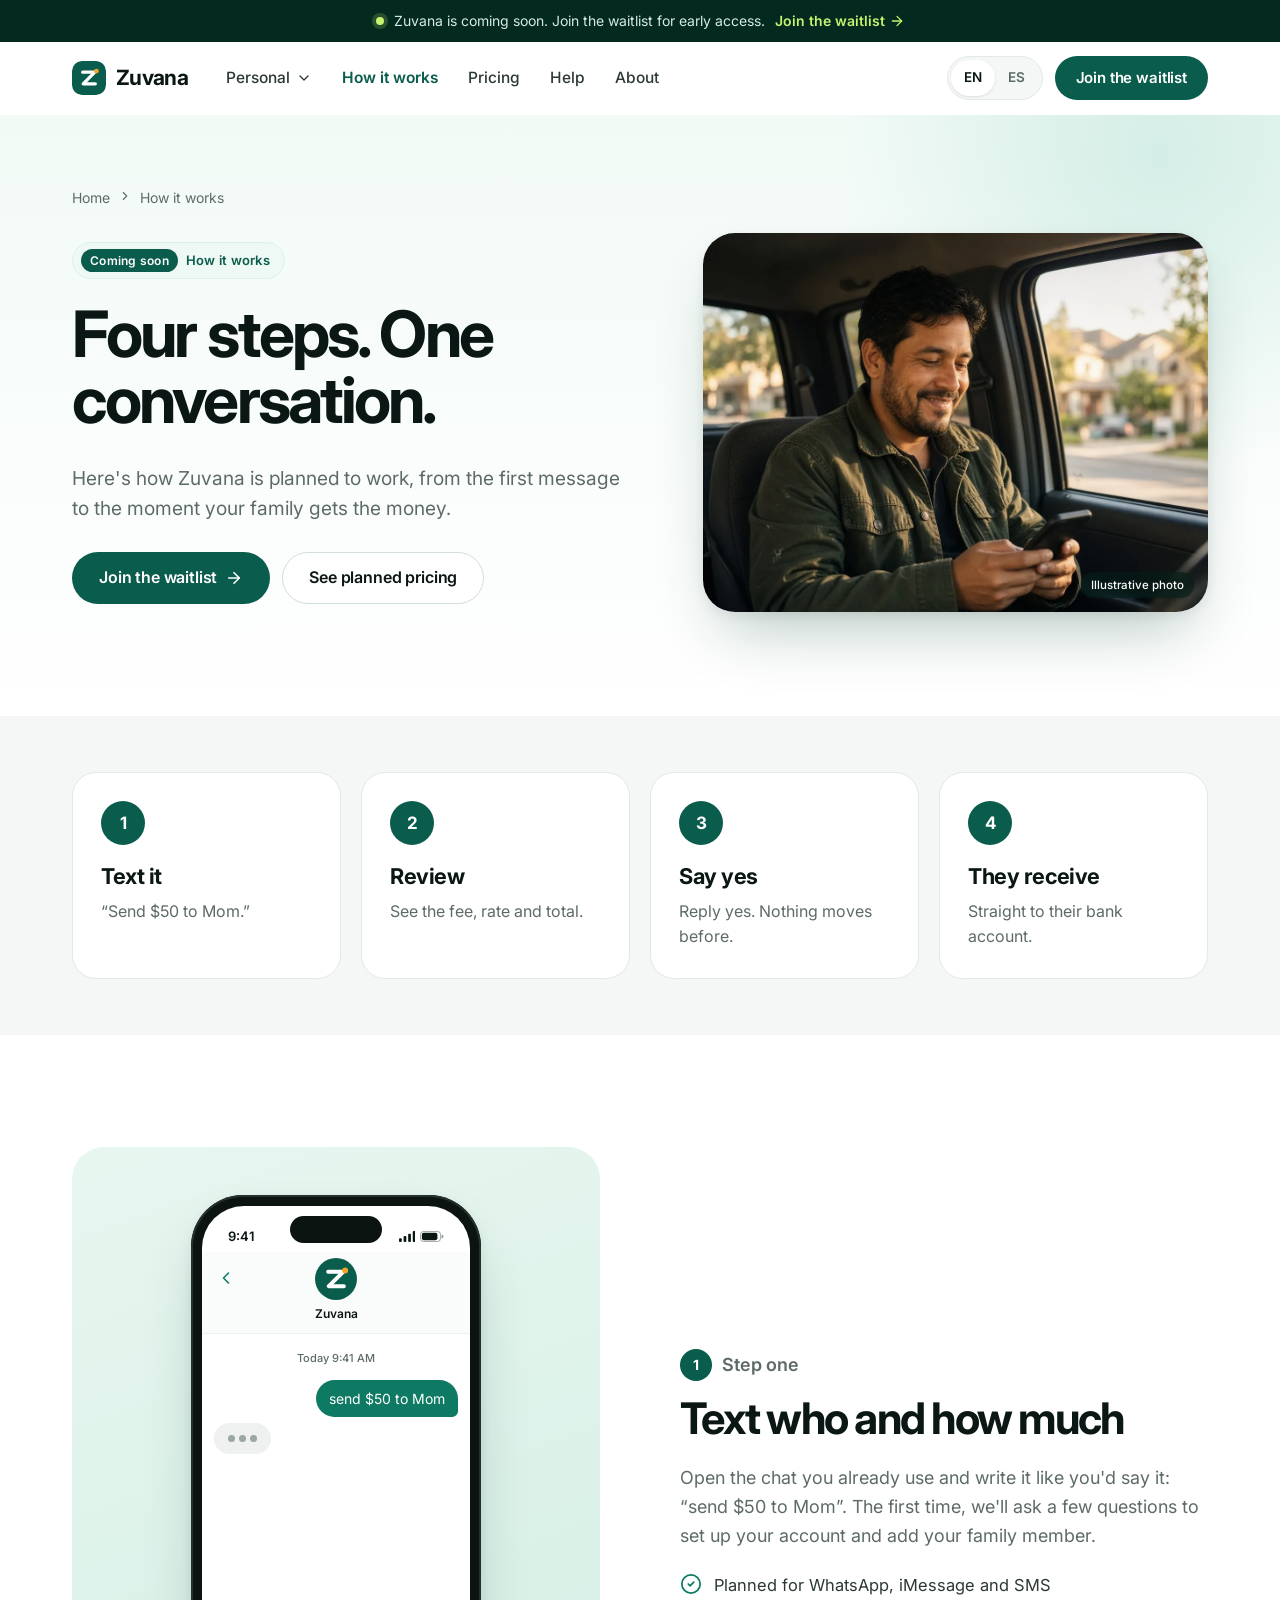
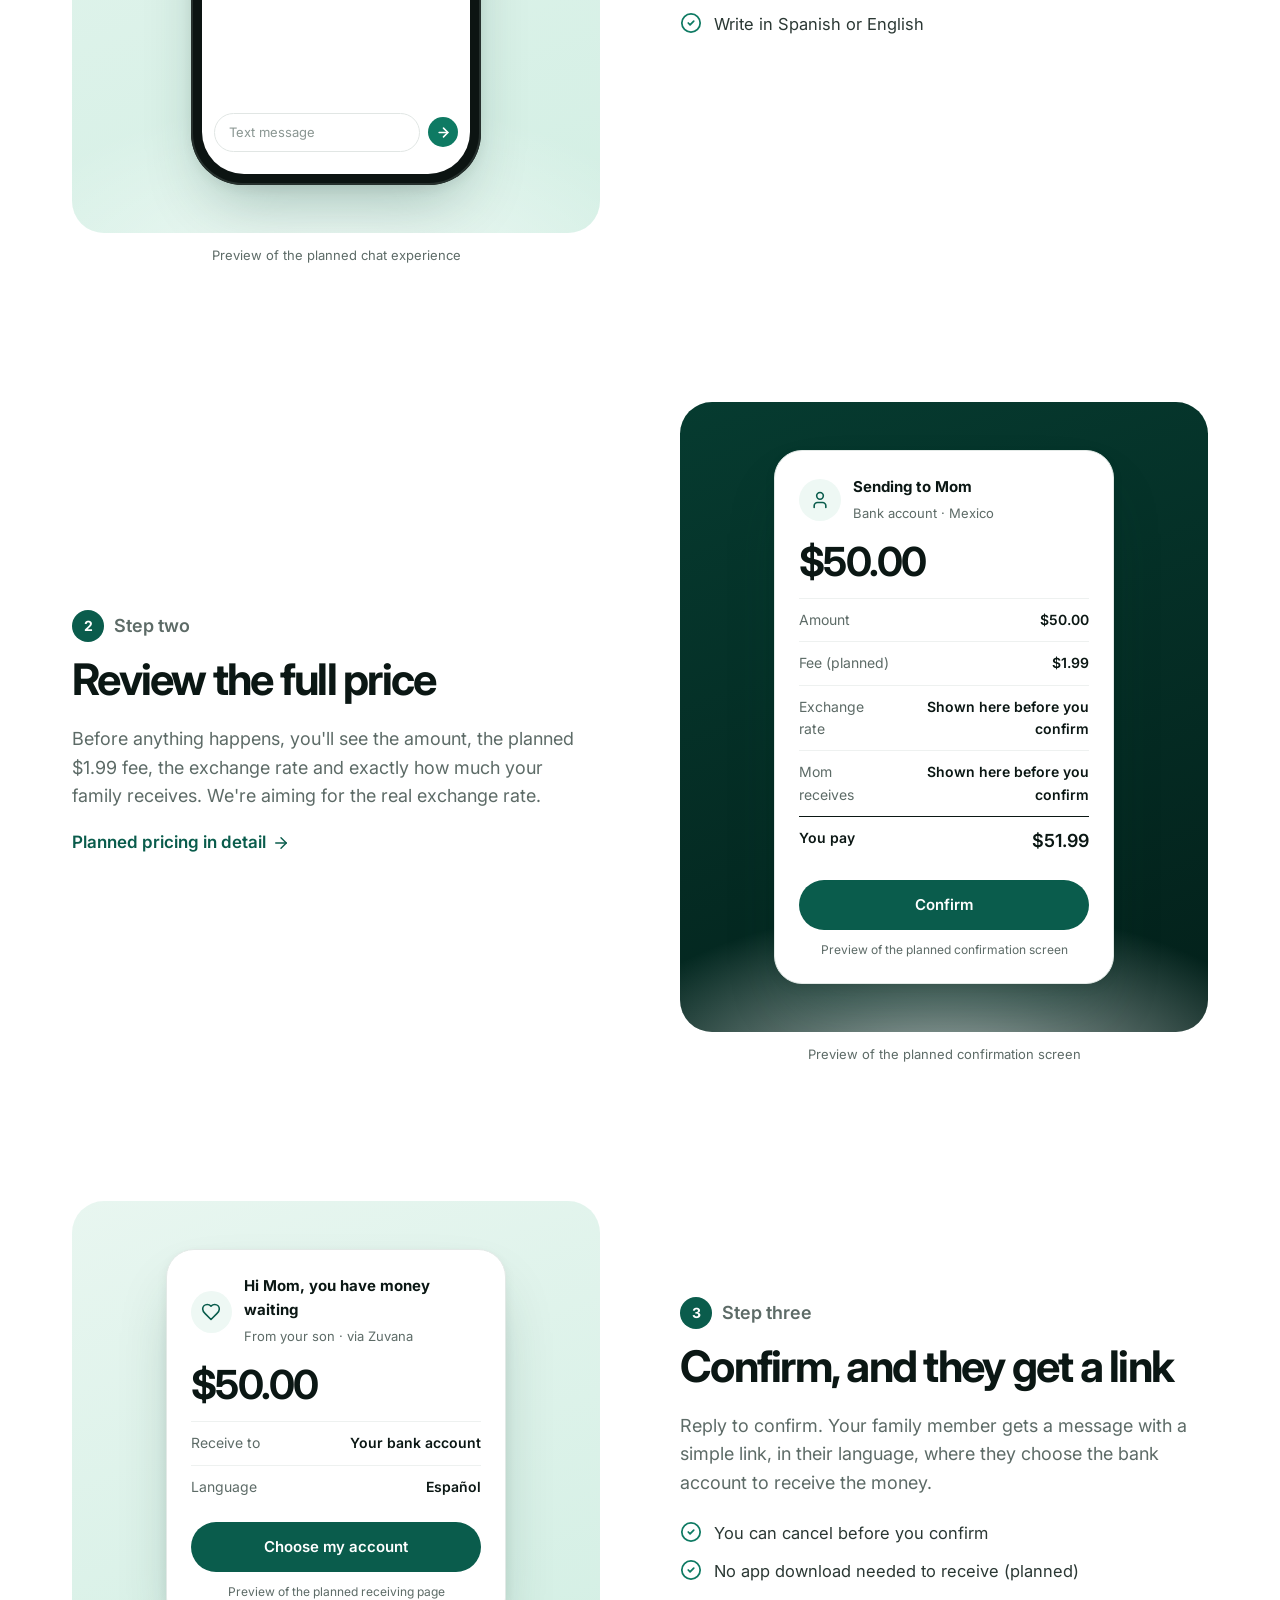
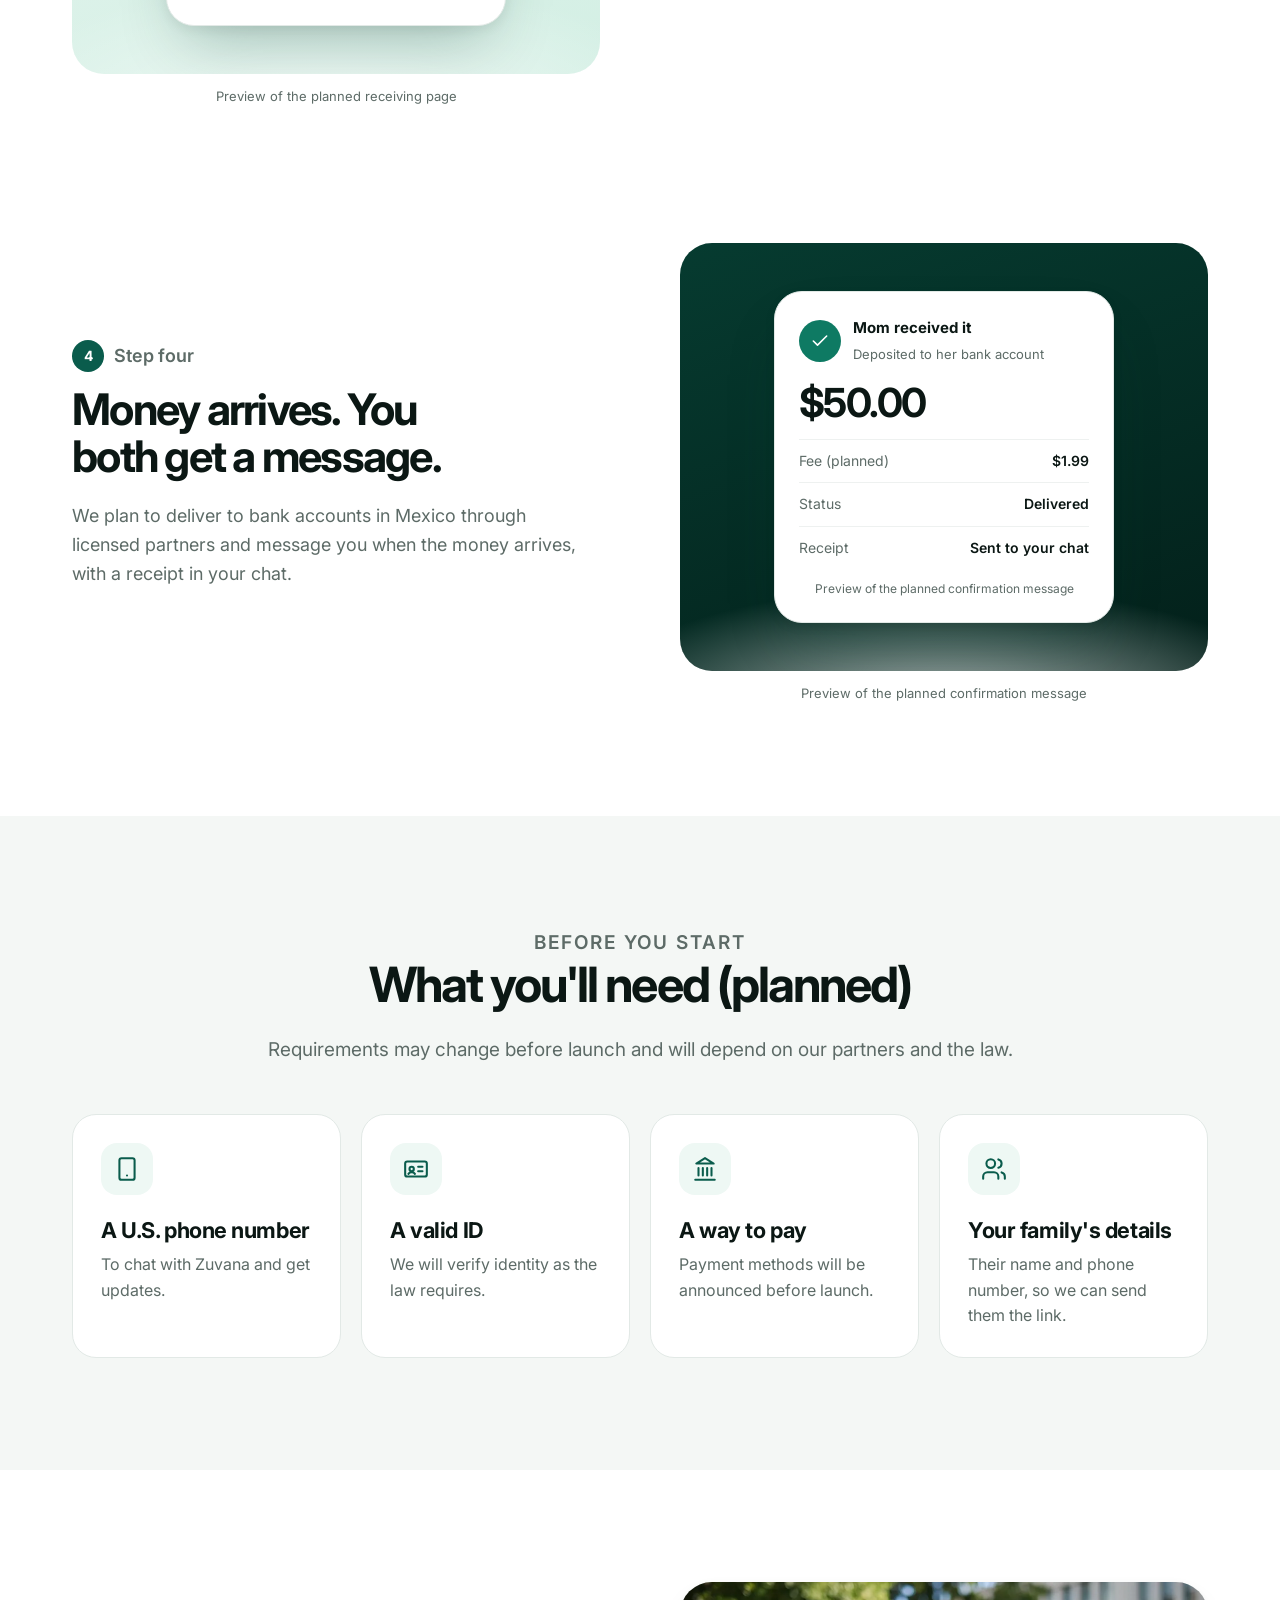
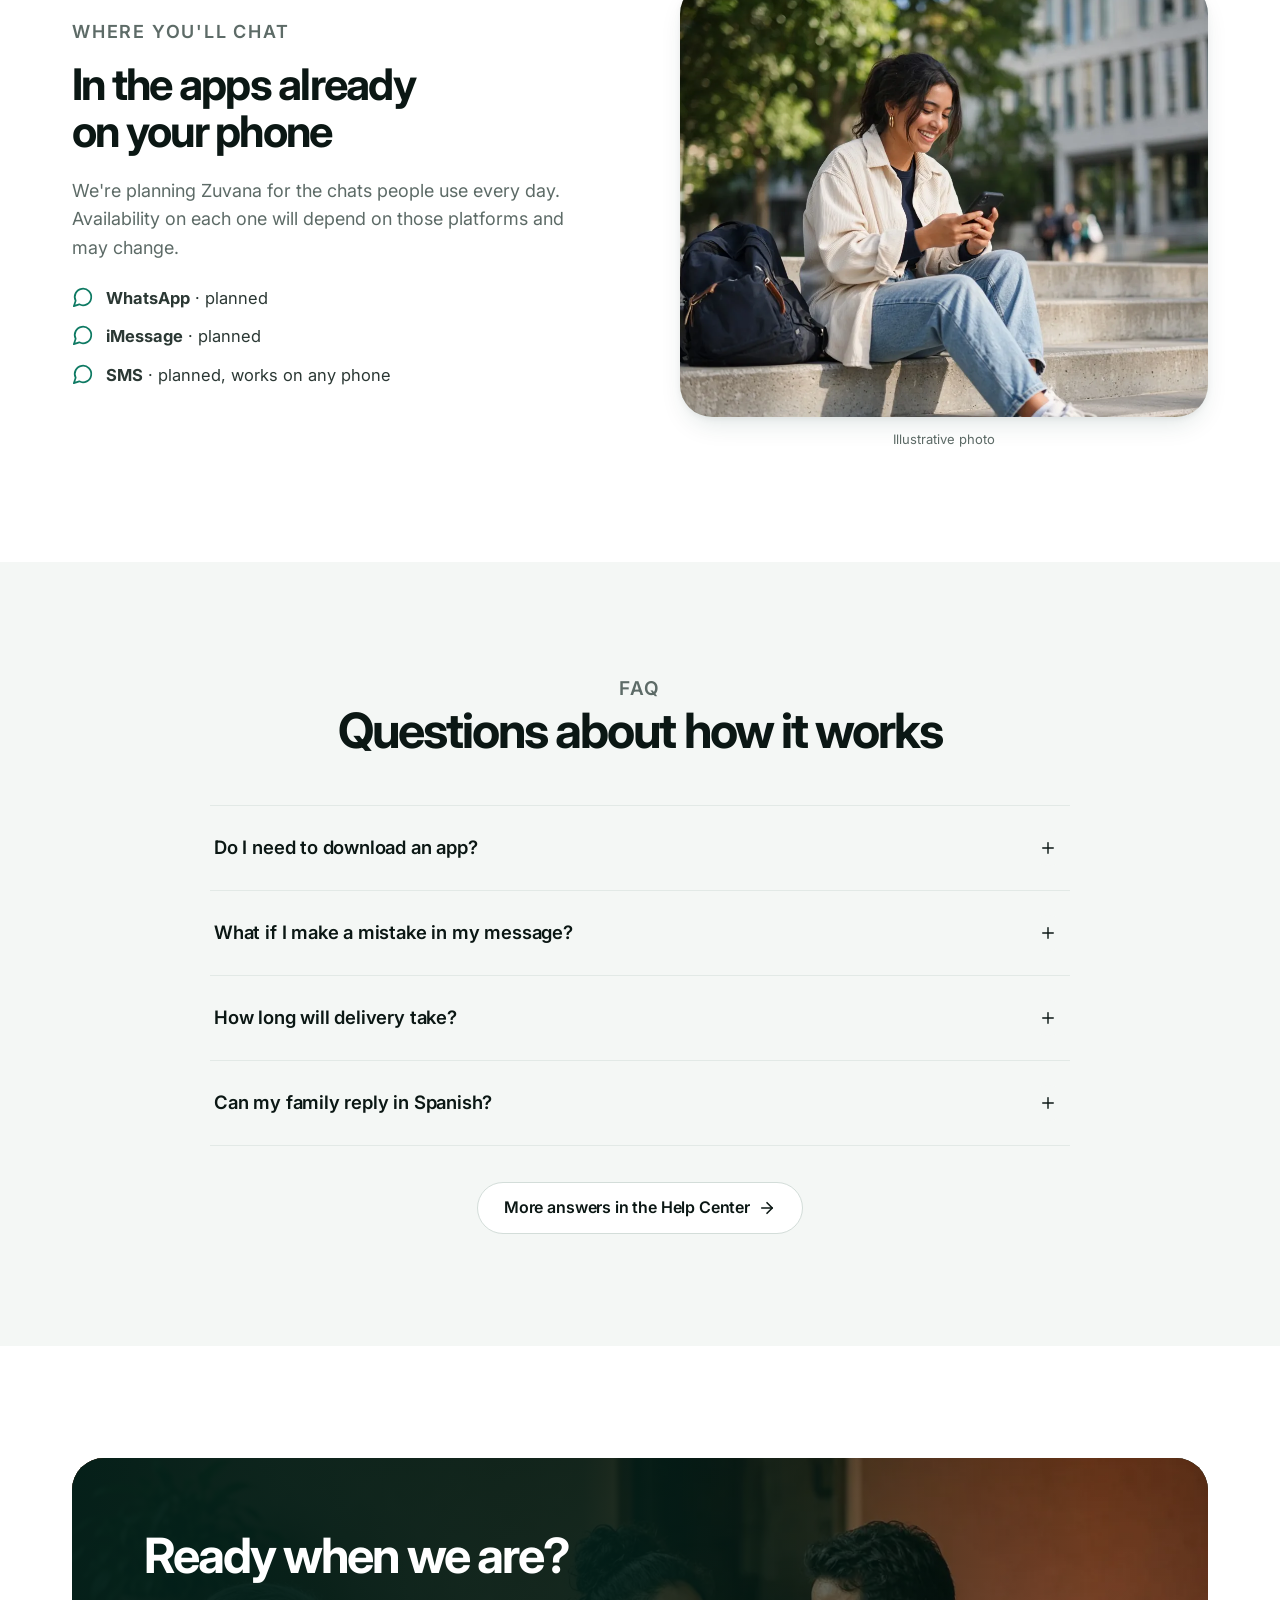
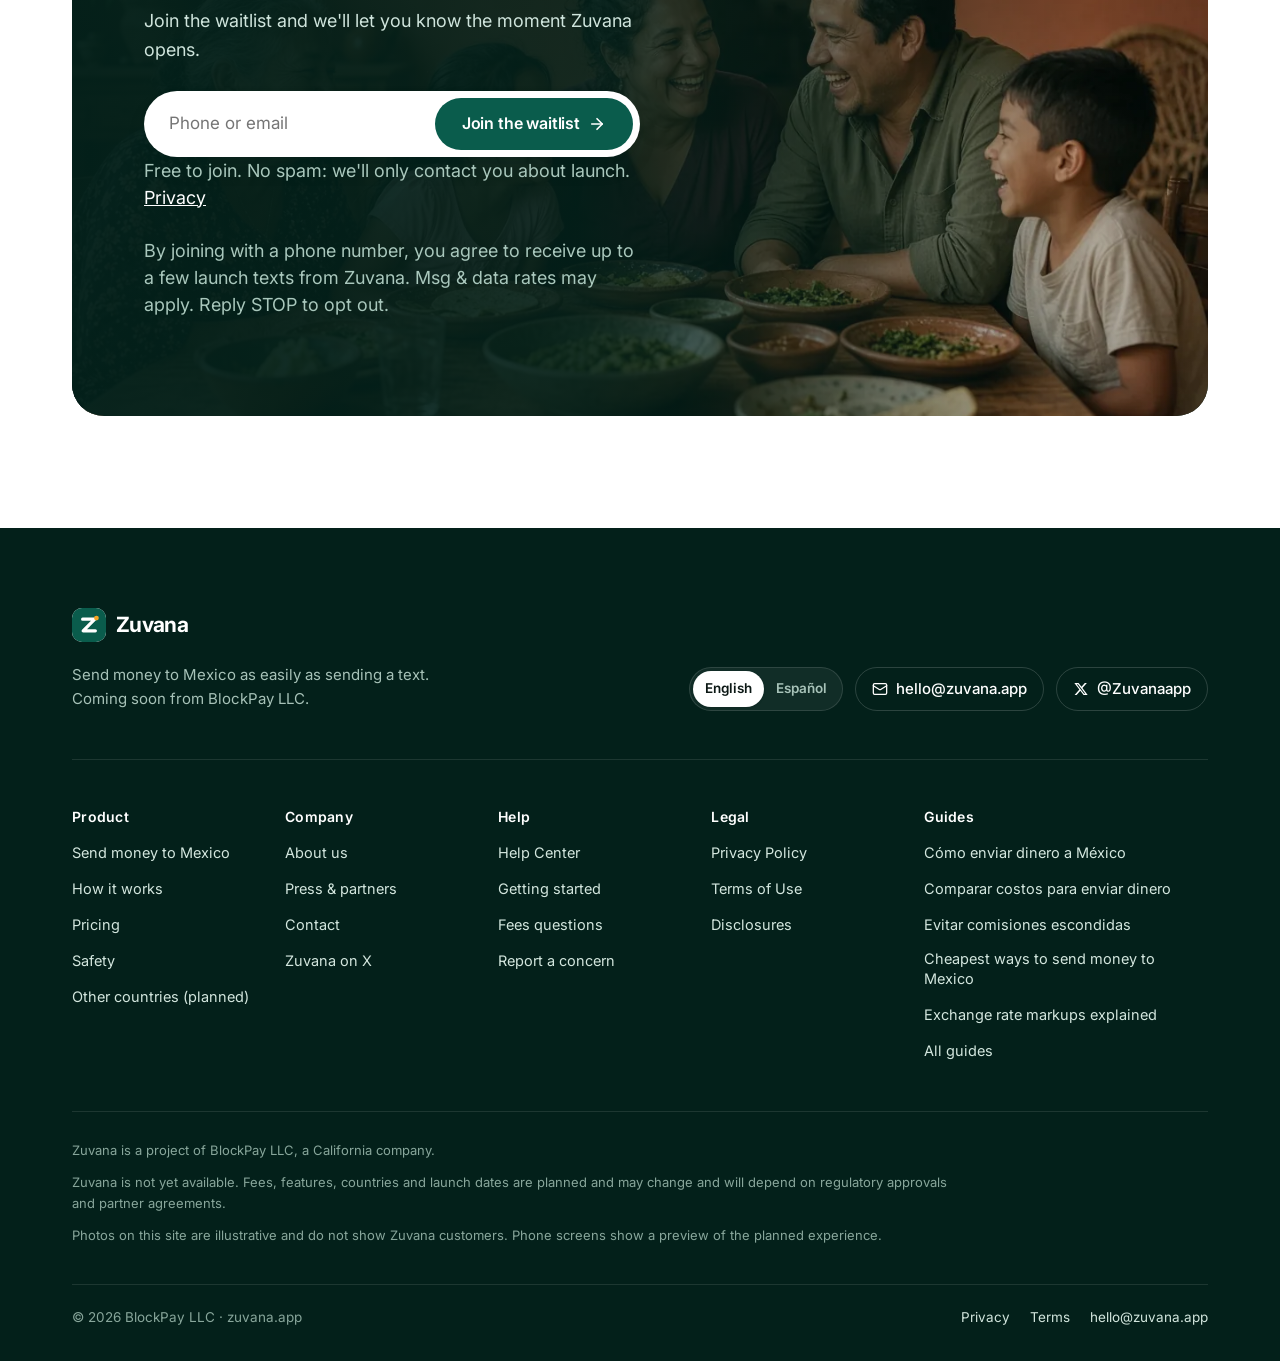
<file: how-it-works.html>
<!DOCTYPE html>
<html lang="en">
<head>
<meta charset="utf-8">
<meta name="viewport" content="width=device-width, initial-scale=1, viewport-fit=cover">
<title>How Zuvana Works: Send Money to Mexico by Text (Coming Soon) | Zuvana</title>
<meta name="description" content="A step-by-step look at how Zuvana is planned to work: text who and how much, review the full price, confirm, and your family receives it in their bank account in Mexico. Coming soon.">
<link rel="canonical" href="https://zuvana.app/how-it-works.html">
<meta name="theme-color" content="#04291F">
<meta name="robots" content="index,follow">
<meta property="og:type" content="website">
<meta property="og:site_name" content="Zuvana">
<meta property="og:title" content="How Zuvana Works: Send Money to Mexico by Text (Coming Soon) | Zuvana">
<meta property="og:description" content="A step-by-step look at how Zuvana is planned to work: text who and how much, review the full price, confirm, and your family receives it in their bank account in Mexico. Coming soon.">
<meta property="og:url" content="https://zuvana.app/how-it-works.html">
<meta property="og:image" content="https://zuvana.app/og-image.png">
<meta property="og:image:width" content="1200">
<meta property="og:image:height" content="630">
<meta property="og:locale" content="en_US">
<meta property="og:locale:alternate" content="es_US">
<meta name="twitter:card" content="summary_large_image">
<meta name="twitter:site" content="@Zuvanaapp">
<meta name="twitter:title" content="How Zuvana Works: Send Money to Mexico by Text (Coming Soon) | Zuvana">
<meta name="twitter:description" content="A step-by-step look at how Zuvana is planned to work: text who and how much, review the full price, confirm, and your family receives it in their bank account in Mexico. Coming soon.">
<meta name="twitter:image" content="https://zuvana.app/og-image.png">
<link rel="icon" href="/favicon.ico" sizes="any">
<link rel="icon" href="/logo.svg" type="image/svg+xml">
<link rel="apple-touch-icon" href="/apple-touch-icon.png">
<link rel="preconnect" href="https://fonts.googleapis.com">
<link rel="preconnect" href="https://fonts.gstatic.com" crossorigin>
<link rel="stylesheet" href="https://fonts.googleapis.com/css2?family=Inter:opsz,wght@14..32,400..800&display=swap">
<link rel="stylesheet" href="/styles.css">
<script>document.documentElement.classList.add("js")</script>

</head>
<body class="">
<svg width="0" height="0" style="position:absolute" aria-hidden="true" focusable="false"><defs>
<symbol id="f-us" viewBox="0 0 20 20"><rect width="20" height="20" fill="#fff"/><g fill="#c8102e"><rect y="0" width="20" height="1.54"/><rect y="3.08" width="20" height="1.54"/><rect y="6.15" width="20" height="1.54"/><rect y="9.23" width="20" height="1.54"/><rect y="12.3" width="20" height="1.54"/><rect y="15.38" width="20" height="1.54"/><rect y="18.46" width="20" height="1.54"/></g><rect width="9.5" height="10.77" fill="#1f3a8a"/><g fill="#fff"><circle cx="2.4" cy="2.4" r=".6"/><circle cx="4.75" cy="2.4" r=".6"/><circle cx="7.1" cy="2.4" r=".6"/><circle cx="3.6" cy="4.6" r=".6"/><circle cx="5.9" cy="4.6" r=".6"/><circle cx="2.4" cy="6.8" r=".6"/><circle cx="4.75" cy="6.8" r=".6"/><circle cx="7.1" cy="6.8" r=".6"/><circle cx="3.6" cy="9" r=".6"/><circle cx="5.9" cy="9" r=".6"/></g></symbol>
<symbol id="f-mx" viewBox="0 0 20 20"><rect width="6.67" height="20" fill="#006847"/><rect x="6.67" width="6.66" height="20" fill="#fff"/><rect x="13.33" width="6.67" height="20" fill="#ce1126"/><circle cx="10" cy="10" r="1.9" fill="#8a5a2b"/><path d="M8.3 11.2q1.7 1.4 3.4 0" stroke="#3a7d44" stroke-width=".6" fill="none"/></symbol>
<symbol id="i-msg" viewBox="0 0 24 24"><path d="M7.9 20A9 9 0 1 0 4 16.1L2 22Z"/></symbol>
<symbol id="i-phone" viewBox="0 0 24 24"><rect width="14" height="20" x="5" y="2" rx="2" ry="2"/><path d="M12 18h.01"/></symbol>
<symbol id="i-receipt" viewBox="0 0 24 24"><path d="M4 2v20l2-1 2 1 2-1 2 1 2-1 2 1 2-1 2 1V2l-2 1-2-1-2 1-2-1-2 1-2-1-2 1Z"/><path d="M16 8h-6a2 2 0 1 0 0 4h4a2 2 0 1 1 0 4H8"/><path d="M12 17.5v-11"/></symbol>
<symbol id="i-eye" viewBox="0 0 24 24"><path d="M2 12s3-7 10-7 10 7 10 7-3 7-10 7-10-7-10-7Z"/><circle cx="12" cy="12" r="3"/></symbol>
<symbol id="i-lang" viewBox="0 0 24 24"><path d="m5 8 6 6"/><path d="m4 14 6-6 2-3"/><path d="M2 5h12"/><path d="M7 2h1"/><path d="m22 22-5-10-5 10"/><path d="M14 18h6"/></symbol>
<symbol id="i-bank" viewBox="0 0 24 24"><path d="M3 22h18"/><path d="M6 18v-7"/><path d="M10 18v-7"/><path d="M14 18v-7"/><path d="M18 18v-7"/><path d="m12 2 8 5H4Z"/></symbol>
<symbol id="i-check" viewBox="0 0 24 24"><path d="M20 6 9 17l-5-5"/></symbol>
<symbol id="i-checkc" viewBox="0 0 24 24"><circle cx="12" cy="12" r="10"/><path d="m9 12 2 2 4-4"/></symbol>
<symbol id="i-arrow" viewBox="0 0 24 24"><path d="M5 12h14"/><path d="m12 5 7 7-7 7"/></symbol>
<symbol id="i-plus" viewBox="0 0 24 24"><path d="M5 12h14"/><path d="M12 5v14"/></symbol>
<symbol id="i-back" viewBox="0 0 24 24"><path d="m15 18-6-6 6-6"/></symbol>
<symbol id="i-right" viewBox="0 0 24 24"><path d="m9 18 6-6-6-6"/></symbol>
<symbol id="i-down" viewBox="0 0 24 24"><path d="m6 9 6 6 6-6"/></symbol>
<symbol id="i-info" viewBox="0 0 24 24"><circle cx="12" cy="12" r="10"/><path d="M12 16v-4"/><path d="M12 8h.01"/></symbol>
<symbol id="i-user" viewBox="0 0 24 24"><path d="M19 21v-2a4 4 0 0 0-4-4H9a4 4 0 0 0-4 4v2"/><circle cx="12" cy="7" r="4"/></symbol>
<symbol id="i-users" viewBox="0 0 24 24"><path d="M16 21v-2a4 4 0 0 0-4-4H6a4 4 0 0 0-4 4v2"/><circle cx="9" cy="7" r="4"/><path d="M22 21v-2a4 4 0 0 0-3-3.87"/><path d="M16 3.13a4 4 0 0 1 0 7.75"/></symbol>
<symbol id="i-menu" viewBox="0 0 24 24"><path d="M4 7h16"/><path d="M4 12h16"/><path d="M4 17h16"/></symbol>
<symbol id="i-x" viewBox="0 0 24 24"><path d="M18 6 6 18"/><path d="m6 6 12 12"/></symbol>
<symbol id="i-globe" viewBox="0 0 24 24"><circle cx="12" cy="12" r="10"/><path d="M12 2a14.5 14.5 0 0 0 0 20 14.5 14.5 0 0 0 0-20"/><path d="M2 12h20"/></symbol>
<symbol id="i-shield" viewBox="0 0 24 24"><path d="M20 13c0 5-3.5 7.5-7.66 8.95a1 1 0 0 1-.67-.01C7.5 20.5 4 18 4 13V6a1 1 0 0 1 1-1c2 0 4.5-1.2 6.24-2.72a1.17 1.17 0 0 1 1.52 0C14.51 3.81 17 5 19 5a1 1 0 0 1 1 1z"/><path d="m9 12 2 2 4-4"/></symbol>
<symbol id="i-id" viewBox="0 0 24 24"><rect width="20" height="14" x="2" y="5" rx="2"/><circle cx="8" cy="12" r="2"/><path d="M14 10h4"/><path d="M14 14h4"/><path d="M5 16.5c.6-1 1.7-1.5 3-1.5s2.4.5 3 1.5"/></symbol>
<symbol id="i-alert" viewBox="0 0 24 24"><path d="m21.73 18-8-14a2 2 0 0 0-3.48 0l-8 14A2 2 0 0 0 4 21h16a2 2 0 0 0 1.73-3"/><path d="M12 9v4"/><path d="M12 17h.01"/></symbol>
<symbol id="i-search" viewBox="0 0 24 24"><circle cx="11" cy="11" r="8"/><path d="m21 21-4.3-4.3"/></symbol>
<symbol id="i-mail" viewBox="0 0 24 24"><rect width="20" height="16" x="2" y="4" rx="2"/><path d="m22 7-8.97 5.7a1.94 1.94 0 0 1-2.06 0L2 7"/></symbol>
<symbol id="i-heart" viewBox="0 0 24 24"><path d="M19 14c1.49-1.46 3-3.21 3-5.5A5.5 5.5 0 0 0 16.5 3c-1.76 0-3 .5-4.5 2-1.5-1.5-2.74-2-4.5-2A5.5 5.5 0 0 0 2 8.5c0 2.3 1.5 4.05 3 5.5l7 7Z"/></symbol>
<symbol id="i-book" viewBox="0 0 24 24"><path d="M2 3h6a4 4 0 0 1 4 4v14a3 3 0 0 0-3-3H2z"/><path d="M22 3h-6a4 4 0 0 0-4 4v14a3 3 0 0 1 3-3h7z"/></symbol>
<symbol id="i-help" viewBox="0 0 24 24"><circle cx="12" cy="12" r="10"/><path d="M9.09 9a3 3 0 0 1 5.83 1c0 2-3 3-3 3"/><path d="M12 17h.01"/></symbol>
<symbol id="i-key" viewBox="0 0 24 24"><circle cx="7.5" cy="15.5" r="5.5"/><path d="m21 2-9.6 9.6"/><path d="m15.5 7.5 3 3L22 7l-3-3"/></symbol>
<symbol id="i-clock" viewBox="0 0 24 24"><circle cx="12" cy="12" r="10"/><path d="M12 6v6l4 2"/></symbol>
<symbol id="i-handshake" viewBox="0 0 24 24"><path d="m11 17 2 2a1 1 0 1 0 3-3"/><path d="m14 14 2.5 2.5a1 1 0 1 0 3-3l-3.88-3.88a3 3 0 0 0-4.24 0l-.88.88a1 1 0 1 1-3-3l2.81-2.81a5.79 5.79 0 0 1 7.06-.87l.47.28a2 2 0 0 0 1.42.25L21 4"/><path d="m21 3 1 11h-2"/><path d="M3 3 2 14l6.5 6.5a1 1 0 1 0 3-3"/><path d="M3 4h8"/></symbol>
<symbol id="i-sparkle" viewBox="0 0 24 24"><path d="M9.94 15.5A2 2 0 0 0 8.5 14.06l-6.14-1.58a.5.5 0 0 1 0-.96L8.5 9.94A2 2 0 0 0 9.94 8.5l1.58-6.14a.5.5 0 0 1 .96 0L14.06 8.5A2 2 0 0 0 15.5 9.94l6.14 1.58a.5.5 0 0 1 0 .96L15.5 14.06a2 2 0 0 0-1.44 1.44l-1.58 6.14a.5.5 0 0 1-.96 0z"/></symbol>
<symbol id="i-file" viewBox="0 0 24 24"><path d="M15 2H6a2 2 0 0 0-2 2v16a2 2 0 0 0 2 2h12a2 2 0 0 0 2-2V7Z"/><path d="M14 2v4a2 2 0 0 0 2 2h4"/><path d="M10 13h4"/><path d="M10 17h4"/></symbol>
<symbol id="i-store" viewBox="0 0 24 24"><path d="m2 7 4.41-4.41A2 2 0 0 1 7.83 2h8.34a2 2 0 0 1 1.42.59L22 7"/><path d="M4 12v8a2 2 0 0 0 2 2h12a2 2 0 0 0 2-2v-8"/><path d="M15 22v-4a2 2 0 0 0-2-2h-2a2 2 0 0 0-2 2v4"/><path d="M2 7h20"/><path d="M22 7v3a2 2 0 0 1-2 2a2.7 2.7 0 0 1-1.59-.63.7.7 0 0 0-.82 0A2.7 2.7 0 0 1 16 12a2.7 2.7 0 0 1-1.59-.63.7.7 0 0 0-.82 0A2.7 2.7 0 0 1 12 12a2.7 2.7 0 0 1-1.59-.63.7.7 0 0 0-.82 0A2.7 2.7 0 0 1 8 12a2.7 2.7 0 0 1-1.59-.63.7.7 0 0 0-.82 0A2.7 2.7 0 0 1 4 12a2 2 0 0 1-2-2V7"/></symbol>
<symbol id="i-grad" viewBox="0 0 24 24"><path d="M21.42 10.92a1 1 0 0 0-.02-1.84L12.83 5.18a2 2 0 0 0-1.66 0L2.6 9.08a1 1 0 0 0 0 1.83l8.57 3.91a2 2 0 0 0 1.66 0z"/><path d="M22 10v6"/><path d="M6 12.5V16a6 3 0 0 0 12 0v-3.5"/></symbol>
<symbol id="i-home" viewBox="0 0 24 24"><path d="M15 21v-8a1 1 0 0 0-1-1h-4a1 1 0 0 0-1 1v8"/><path d="M3 10a2 2 0 0 1 .71-1.53l7-6a2 2 0 0 1 2.58 0l7 6A2 2 0 0 1 21 10v9a2 2 0 0 1-2 2H5a2 2 0 0 1-2-2z"/></symbol>
<symbol id="i-xlogo" viewBox="0 0 24 24"><path fill="currentColor" stroke="none" d="M17.75 3h3.07l-6.7 7.66L22 21h-6.17l-4.84-6.32L5.45 21H2.37l7.17-8.2L2 3h6.33l4.37 5.78L17.75 3Zm-1.08 16.2h1.7L7.4 4.73H5.58L16.67 19.2Z"/></symbol>
</defs></svg>
<a class="skip" href="#main"><span data-i="kb58273f">Skip to content</span></a>
<div class="announce" role="region" aria-label="Announcement" data-t-aria-label="kfeb4d2d"><div class="container announce-in"><span class="dot" aria-hidden="true"></span><span><span data-i="ke123658">Zuvana is coming soon. Join the waitlist for early access.</span></span><a href="#wl"><span data-i="kfd27891">Join the waitlist</span><svg class="ic" aria-hidden="true"><use href="#i-arrow"/></svg></a></div></div>
<header class="site-header" id="top">
  <div class="container nav">
    <a class="brand" href="/" aria-label="Zuvana home" data-t-aria-label="kb86e06b"><img src="/logo.svg" alt="" width="34" height="34">Zuvana</a>
    <nav class="primary" aria-label="Main" data-t-aria-label="ka02c83a">
      <ul class="menu">
        <li class="has-mega"><button class="menu-btn" type="button" aria-expanded="false" aria-controls="mega-personal"><span><span data-i="k184daff">Personal</span></span><svg class="ic" aria-hidden="true"><use href="#i-down"/></svg></button>
          <div class="mega" id="mega-personal">
            <div>
              <p class="mega-h"><span data-i="k66421c0">Send money</span></p>
              <a class="mega-item" href="/"><span class="mi"><span class="flag" aria-hidden="true"><svg viewBox="0 0 20 20"><use href="#f-mx"/></svg></span></span><span><b><span data-i="k58bee92">To Mexico</span></b><small><span data-i="k82a7772">Our launch corridor, coming soon</span></small></span></a>
              <a class="mega-item" href="/help.html#countries"><span class="mi"><svg class="ic" aria-hidden="true"><use href="#i-globe"/></svg></span><span><b><span data-i="k467dd70">Other countries (planned)</span></b><small><span data-i="k6ffb12f">More corridors after launch</span></small></span></a>
              <a class="mega-item" href="/guides/"><span class="mi"><svg class="ic" aria-hidden="true"><use href="#i-book"/></svg></span><span><b><span data-i="k45389ee">Guides</span></b><small><span data-i="k0163648">Free guides to sending money home</span></small></span></a>
            </div>
            <div>
              <p class="mega-h"><span data-i="k2f1a3e6">Learn</span></p>
              <a class="mega-item" href="/how-it-works.html"><span class="mi"><svg class="ic" aria-hidden="true"><use href="#i-msg"/></svg></span><span><b><span data-i="k9ffdb95">How it works</span></b><small><span data-i="kc6520cc">Send by text, step by step</span></small></span></a>
              <a class="mega-item" href="/pricing.html"><span class="mi"><svg class="ic" aria-hidden="true"><use href="#i-receipt"/></svg></span><span><b><span data-i="ke22ac25">Pricing</span></b><small><span data-i="k71e75e0">One planned flat fee</span></small></span></a>
              <a class="mega-item" href="/safety.html"><span class="mi"><svg class="ic" aria-hidden="true"><use href="#i-shield"/></svg></span><span><b><span data-i="k6472ce4">Safety</span></b><small><span data-i="kb361ba9">How we plan to protect you</span></small></span></a>
            </div>
            <div class="mega-feature">
              <div><b><span data-i="k227165d">Be first in line</span></b><p><span data-i="k96fa084">Join the waitlist and we'll tell you when Zuvana opens.</span></p></div>
              <a class="btn btn-accent btn-sm" href="#wl"><span data-i="kfd27891">Join the waitlist</span></a>
            </div>
          </div>
        </li>
        <li><a href="/how-it-works.html" aria-current="page"><span data-i="k9ffdb95">How it works</span></a></li>
        <li><a href="/pricing.html"><span data-i="ke22ac25">Pricing</span></a></li>
        <li><a href="/help.html"><span data-i="k6a26f54">Help</span></a></li>
        <li><a href="/about.html"><span data-i="k8f7f4c1">About</span></a></li>
      </ul>
    </nav>
    <div class="nav-right">
      <div class="lang-switch" role="group" aria-label="Language" data-t-aria-label="k4994a8f"><button type="button" data-set="en" aria-pressed="true">EN</button><button type="button" data-set="es" aria-pressed="false">ES</button></div>
      <a class="btn btn-primary btn-sm nav-cta" href="#wl"><span data-i="kfd27891">Join the waitlist</span></a>
      <button class="burger" type="button" aria-expanded="false" aria-controls="drawer" aria-label="Open menu"><svg class="ic" aria-hidden="true"><use href="#i-menu"/></svg></button>
    </div>
  </div>
</header>
<div class="scrim" aria-hidden="true"></div>
<div class="drawer" id="drawer" role="dialog" aria-modal="true" aria-label="Menu" data-t-aria-label="kb615412" aria-hidden="true">
  <div class="drawer-top"><a class="brand" href="/"><img src="/logo.svg" alt="" width="34" height="34">Zuvana</a><button class="burger drawer-close" type="button" aria-label="Close menu" data-t-aria-label="k68f18f6"><svg class="ic" aria-hidden="true"><use href="#i-x"/></svg></button></div>
  <div class="drawer-body">
    <p class="drawer-h"><span data-i="k66421c0">Send money</span></p>
    <a class="dl" href="/"><span><span data-i="k58bee92">To Mexico</span> <small><span data-i="k81151a1">Coming soon</span></small></span><svg class="ic" aria-hidden="true"><use href="#i-right"/></svg></a>
    <a class="dl" href="/help.html#countries"><span><span data-i="k467dd70">Other countries (planned)</span></span><svg class="ic" aria-hidden="true"><use href="#i-right"/></svg></a>
    <a class="dl" href="/guides/"><span><span data-i="k45389ee">Guides</span></span><svg class="ic" aria-hidden="true"><use href="#i-right"/></svg></a>
    <p class="drawer-h"><span data-i="k1c76cbf">Company</span></p>
    <a class="dl" href="/how-it-works.html"><span><span data-i="k9ffdb95">How it works</span></span><svg class="ic" aria-hidden="true"><use href="#i-right"/></svg></a>
    <a class="dl" href="/pricing.html"><span><span data-i="ke22ac25">Pricing</span></span><svg class="ic" aria-hidden="true"><use href="#i-right"/></svg></a>
    <a class="dl" href="/safety.html"><span><span data-i="k6472ce4">Safety</span></span><svg class="ic" aria-hidden="true"><use href="#i-right"/></svg></a>
    <a class="dl" href="/help.html"><span><span data-i="kefdaf9f">Help Center</span></span><svg class="ic" aria-hidden="true"><use href="#i-right"/></svg></a>
    <a class="dl" href="/about.html"><span><span data-i="k8f7f4c1">About</span></span><svg class="ic" aria-hidden="true"><use href="#i-right"/></svg></a>
  </div>
  <div class="drawer-foot">
    <div class="lang-switch" role="group" aria-label="Language" data-t-aria-label="k4994a8f"><button type="button" data-set="en" aria-pressed="true">English</button><button type="button" data-set="es" aria-pressed="false">Español</button></div>
    <a class="btn btn-primary btn-block" href="#wl"><span data-i="kfd27891">Join the waitlist</span><svg class="ic" aria-hidden="true"><use href="#i-arrow"/></svg></a>
  </div>
</div>
<main id="main">

<section class="page-hero">
  <div class="container">
    <ol class="crumbs"><li><a href="/"><span data-i="k8cf04a9">Home</span></a></li><li aria-hidden="true"><svg class="ic" aria-hidden="true"><use href="#i-right"/></svg></li><li aria-current="page"><span data-i="k9ffdb95">How it works</span></li></ol>
    <div class="ph-grid">
      <div>
        <p class="eyebrow"><span class="pill"><span data-i="k81151a1">Coming soon</span></span><span data-i="k9ffdb95">How it works</span></p>
        <h1><span data-i="k8e831ac">Four steps. One conversation.</span></h1>
        <p class="lead"><span data-i="k04d391b">Here's how Zuvana is planned to work, from the first message to the moment your family gets the money.</span></p>
        <div class="ph-actions"><a class="btn btn-primary" href="#wl"><span data-i="kfd27891">Join the waitlist</span><svg class="ic" aria-hidden="true"><use href="#i-arrow"/></svg></a><a class="btn btn-outline" href="/pricing.html"><span data-i="k8740486">See planned pricing</span></a></div>
      </div>
      <div class="ph-media"><img src="/img/sender.webp" alt="Illustrative photo: a man checking his phone" data-t-alt="kd2f2c61" width="1152" height="864"><span class="photo-tag"><span data-i="k9c8da96">Illustrative photo</span></span></div>
    </div>
  </div>
</section>

<section class="section soft tight">
  <div class="container grid-4">
    <div class="card reveal"><span class="num">1</span><h3><span data-i="k98ea214">Text it</span></h3><p><span data-i="k63b83c1">“Send $50 to Mom.”</span></p></div>
    <div class="card reveal"><span class="num">2</span><h3><span data-i="k457dd55">Review</span></h3><p><span data-i="k4279b8e">See the fee, rate and total.</span></p></div>
    <div class="card reveal"><span class="num">3</span><h3><span data-i="kdfabda0">Say yes</span></h3><p><span data-i="k4d322b4">Reply yes. Nothing moves before.</span></p></div>
    <div class="card reveal"><span class="num">4</span><h3><span data-i="kd546952">They receive</span></h3><p><span data-i="kba78564">Straight to their bank account.</span></p></div>
  </div>
</section>

<section class="section">
  <div class="container">
    <ol class="walk">
      <li class="split">
        <div class="split-media reveal"><div class="media-stage"><div class="stage anim">
  <div class="phone" role="img" aria-label="Example text conversation: send $50 to Mom" data-t-aria-label="kc1db994">
    <div class="screen" aria-hidden="true">
      <div class="island"></div>
      <div class="sbar"><span>9:41</span><span class="sig"><svg viewBox="0 0 18 12"><rect x="0" y="8" width="3" height="4" rx="1" fill="currentColor"/><rect x="5" y="5.5" width="3" height="6.5" rx="1" fill="currentColor"/><rect x="10" y="3" width="3" height="9" rx="1" fill="currentColor"/><rect x="15" y="0" width="3" height="12" rx="1" fill="currentColor"/></svg><svg viewBox="0 0 26 12"><rect x=".5" y=".5" width="22" height="11" rx="3.5" fill="none" stroke="currentColor" opacity=".4"/><rect x="2" y="2" width="17" height="8" rx="2" fill="currentColor"/><rect x="23.5" y="4" width="2" height="4" rx="1" fill="currentColor" opacity=".4"/></svg></span></div>
      <div class="chead"><svg class="ic back" aria-hidden="true"><use href="#i-back"/></svg><img src="/logo.svg" alt="" width="42" height="42"><b>Zuvana</b></div>
      <div class="chat">
        <span class="time"><span data-i="kb845aeb">Today 9:41 AM</span></span>
        <div class="bub me"><span data-i="kd232f59">send $50 to Mom</span></div>
        <div class="typing ty1"><i></i><i></i><i></i></div>
        <div class="bub them"><span data-i="k603df45">Got it. Fee: $1.99 (planned). Mom gets a link to receive it in her bank account. Confirm?</span></div>
        <div class="bub me"><span data-i="k93cba07">Yes</span></div>
        <div class="typing ty2"><i></i><i></i><i></i></div>
        <div class="bub them"><span data-i="k372f7fd">Mom's link:</span> <span class="lnk">zuvana.app/r/…</span></div>
      </div>
      <div class="compose"><span><span data-i="kbedf076">Text message</span></span><b><svg class="ic" aria-hidden="true"><use href="#i-arrow"/></svg></b></div>
    </div>
  </div>
  <div class="float float-fee" aria-hidden="true"><span class="fi"><svg class="ic" aria-hidden="true"><use href="#i-receipt"/></svg></span><span><small><span data-i="k0d19b92">Planned fee</span></small><b class="amt">$1.99</b><span class="pv"><span data-i="k31fde7b">Preview</span></span></span></div>
  <div class="float float-received" aria-hidden="true"><span class="fi"><svg class="ic" aria-hidden="true"><use href="#i-check"/></svg></span><span><b><span data-i="k761aa53">Mom received it</span></b><small><span data-i="k7c73729">$50.00 · to her bank account</span></small><span class="pv"><span data-i="k31fde7b">Preview</span></span></span></div>
</div></div><p class="caption"><span data-i="k1426746">Preview of the planned chat experience</span></p></div>
        <div class="split-copy reveal">
          <p class="step-n"><b class="sn">1</b><span data-i="k29e1e88">Step one</span></p>
          <h2><span data-i="k69d46b8">Text who and how much</span></h2>
          <p><span data-i="kab4b2c4">Open the chat you already use and write it like you'd say it: “send $50 to Mom”. The first time, we'll ask a few questions to set up your account and add your family member.</span></p>
          <ul class="ticks"><li><svg class="ic" aria-hidden="true"><use href="#i-checkc"/></svg><span><span data-i="k3514a10">Planned for WhatsApp, iMessage and SMS</span></span></li><li><svg class="ic" aria-hidden="true"><use href="#i-checkc"/></svg><span><span data-i="kf320b15">Write in Spanish or English</span></span></li></ul>
        </div>
      </li>
      <li class="split rev">
        <div class="split-media reveal"><div class="media-stage dark"><div class="receipt" aria-hidden="true">
  <div class="r-h"><span class="av"><svg class="ic" aria-hidden="true"><use href="#i-user"/></svg></span><span><b><span data-i="kff21263">Sending to Mom</span></b><small><span data-i="k636fa28">Bank account · Mexico</span></small></span></div>
  <div class="big">$50.00</div>
  <div class="rl"><span><span data-i="kb2f4069">Amount</span></span><b>$50.00</b></div>
  <div class="rl"><span><span data-i="k4bd49ee">Fee (planned)</span></span><b>$1.99</b></div>
  <div class="rl"><span><span data-i="ke75e316">Exchange rate</span></span><b><span data-i="k1091a41">Shown here before you confirm</span></b></div>
  <div class="rl"><span><span data-i="k9817abf">Mom receives</span></span><b><span data-i="k1091a41">Shown here before you confirm</span></b></div>
  <div class="rl tot"><span><span data-i="k9dcb097">You pay</span></span><b>$51.99</b></div>
  <div class="rbtn"><span data-i="k70d9be9">Confirm</span></div>
  <p class="rnote"><span data-i="k095bde4">Preview of the planned confirmation screen</span></p>
</div></div><p class="caption"><span data-i="k095bde4">Preview of the planned confirmation screen</span></p></div>
        <div class="split-copy reveal">
          <p class="step-n"><b class="sn">2</b><span data-i="kd1e9966">Step two</span></p>
          <h2><span data-i="kb68e56d">Review the full price</span></h2>
          <p><span data-i="k4a2ea25">Before anything happens, you'll see the amount, the planned $1.99 fee, the exchange rate and exactly how much your family receives. We're aiming for the real exchange rate.</span></p>
          <a class="link-arrow" href="/pricing.html"><span data-i="k1beea71">Planned pricing in detail</span><svg class="ic" aria-hidden="true"><use href="#i-arrow"/></svg></a>
        </div>
      </li>
      <li class="split">
        <div class="split-media reveal"><div class="media-stage"><div class="receipt" aria-hidden="true">
  <div class="r-h"><span class="av"><svg class="ic" aria-hidden="true"><use href="#i-heart"/></svg></span><span><b><span data-i="kb8593f7">Hi Mom, you have money waiting</span></b><small><span data-i="k9701a22">From your son · via Zuvana</span></small></span></div>
  <div class="big">$50.00</div>
  <div class="rl"><span><span data-i="kb17b045">Receive to</span></span><b><span data-i="k84855fb">Your bank account</span></b></div>
  <div class="rl"><span><span data-i="k4994a8f">Language</span></span><b>Español</b></div>
  <div class="rbtn"><span data-i="k7dc593c">Choose my account</span></div>
  <p class="rnote"><span data-i="k63a5170">Preview of the planned receiving page</span></p>
</div></div><p class="caption"><span data-i="k63a5170">Preview of the planned receiving page</span></p></div>
        <div class="split-copy reveal">
          <p class="step-n"><b class="sn">3</b><span data-i="k77f1d83">Step three</span></p>
          <h2><span data-i="k1263b13">Confirm, and they get a link</span></h2>
          <p><span data-i="k4f3934b">Reply to confirm. Your family member gets a message with a simple link, in their language, where they choose the bank account to receive the money.</span></p>
          <ul class="ticks"><li><svg class="ic" aria-hidden="true"><use href="#i-checkc"/></svg><span><span data-i="k37d09c2">You can cancel before you confirm</span></span></li><li><svg class="ic" aria-hidden="true"><use href="#i-checkc"/></svg><span><span data-i="k859530a">No app download needed to receive (planned)</span></span></li></ul>
        </div>
      </li>
      <li class="split rev">
        <div class="split-media reveal"><div class="media-stage dark"><div class="receipt" aria-hidden="true">
  <div class="r-h"><span class="av" style="background:var(--b600);color:#fff"><svg class="ic" aria-hidden="true"><use href="#i-check"/></svg></span><span><b><span data-i="k761aa53">Mom received it</span></b><small><span data-i="k962a890">Deposited to her bank account</span></small></span></div>
  <div class="big">$50.00</div>
  <div class="rl"><span><span data-i="k4bd49ee">Fee (planned)</span></span><b>$1.99</b></div>
  <div class="rl"><span><span data-i="kec53a8c">Status</span></span><b><span data-i="k67edd3b">Delivered</span></b></div>
  <div class="rl"><span><span data-i="kd6d7c5a">Receipt</span></span><b><span data-i="ka0db938">Sent to your chat</span></b></div>
  <p class="rnote"><span data-i="kbdb6e65">Preview of the planned confirmation message</span></p>
</div></div><p class="caption"><span data-i="kbdb6e65">Preview of the planned confirmation message</span></p></div>
        <div class="split-copy reveal">
          <p class="step-n"><b class="sn">4</b><span data-i="kf57c0dc">Step four</span></p>
          <h2><span data-i="k717fa77">Money arrives. You both get a message.</span></h2>
          <p><span data-i="k8df0627">We plan to deliver to bank accounts in Mexico through licensed partners and message you when the money arrives, with a receipt in your chat.</span></p>
        </div>
      </li>
    </ol>
  </div>
</section>

<section class="section soft">
  <div class="container">
    <div class="section-head center reveal"><p class="kicker"><span data-i="kbf49a2a">Before you start</span></p><h2><span data-i="kf993df2">What you'll need (planned)</span></h2><p><span data-i="kc642064">Requirements may change before launch and will depend on our partners and the law.</span></p></div>
    <div class="grid-4">
      <div class="card reveal"><span class="ci"><svg class="ic" aria-hidden="true"><use href="#i-phone"/></svg></span><h3><span data-i="k33a852d">A U.S. phone number</span></h3><p><span data-i="k65174b3">To chat with Zuvana and get updates.</span></p></div>
      <div class="card reveal"><span class="ci"><svg class="ic" aria-hidden="true"><use href="#i-id"/></svg></span><h3><span data-i="k6bb40f0">A valid ID</span></h3><p><span data-i="k1f11e76">We will verify identity as the law requires.</span></p></div>
      <div class="card reveal"><span class="ci"><svg class="ic" aria-hidden="true"><use href="#i-bank"/></svg></span><h3><span data-i="k2312f57">A way to pay</span></h3><p><span data-i="kd2ac741">Payment methods will be announced before launch.</span></p></div>
      <div class="card reveal"><span class="ci"><svg class="ic" aria-hidden="true"><use href="#i-users"/></svg></span><h3><span data-i="k0130884">Your family's details</span></h3><p><span data-i="k2d9426c">Their name and phone number, so we can send them the link.</span></p></div>
    </div>
  </div>
</section>

<section class="section">
  <div class="container split">
    <div class="split-copy reveal">
      <p class="kicker"><span data-i="k6a9b1af">Where you'll chat</span></p>
      <h2><span data-i="k566b7c9">In the apps already on your phone</span></h2>
      <p><span data-i="k1d8648e">We're planning Zuvana for the chats people use every day. Availability on each one will depend on those platforms and may change.</span></p>
      <ul class="ticks">
        <li><svg class="ic" aria-hidden="true"><use href="#i-msg"/></svg><span><b>WhatsApp</b> · <span data-i="k38fd049">planned</span></span></li>
        <li><svg class="ic" aria-hidden="true"><use href="#i-msg"/></svg><span><b>iMessage</b> · <span data-i="k38fd049">planned</span></span></li>
        <li><svg class="ic" aria-hidden="true"><use href="#i-msg"/></svg><span><b>SMS</b> · <span data-i="k42909b7">planned, works on any phone</span></span></li>
      </ul>
    </div>
    <div class="split-media reveal"><div class="media-frame"><img src="/img/student.webp" alt="Illustrative photo: a student using her phone on campus" data-t-alt="k34379e3" width="1152" height="864" loading="lazy"></div><p class="caption"><span data-i="k9c8da96">Illustrative photo</span></p></div>
  </div>
</section>

<section class="section soft">
  <div class="container">
    <div class="section-head center reveal"><p class="kicker">FAQ</p><h2><span data-i="kd93109f">Questions about how it works</span></h2></div>
    <div class="faq reveal">
      <details><summary><span data-i="k3511d9c">Do I need to download an app?</span><span class="pm"><svg class="ic" aria-hidden="true"><use href="#i-plus"/></svg></span></summary><div class="ans"><p><span data-i="k9846348">We're designing Zuvana to work inside chat apps you already have. Details will be shared before launch.</span></p></div></details>
      <details><summary><span data-i="k142f081">What if I make a mistake in my message?</span><span class="pm"><svg class="ic" aria-hidden="true"><use href="#i-plus"/></svg></span></summary><div class="ans"><p><span data-i="ke03ed99">Nothing is sent until you review the details and confirm. If something looks wrong, just don't confirm and start again.</span></p></div></details>
      <details><summary><span data-i="k69feae7">How long will delivery take?</span><span class="pm"><svg class="ic" aria-hidden="true"><use href="#i-plus"/></svg></span></summary><div class="ans"><p><span data-i="k7348b39">Delivery times will depend on our partners and the receiving bank. We'll share expected times before launch and show them before you confirm.</span></p></div></details>
      <details><summary><span data-i="k957bcb2">Can my family reply in Spanish?</span><span class="pm"><svg class="ic" aria-hidden="true"><use href="#i-plus"/></svg></span></summary><div class="ans"><p><span data-i="k23a2e41">Yes. Every message and screen is planned in Spanish and English.</span></p></div></details>
      <p class="faq-more"><a class="btn btn-outline" href="/help.html"><span data-i="k8f72727">More answers in the Help Center</span><svg class="ic" aria-hidden="true"><use href="#i-arrow"/></svg></a></p>
    </div>
  </div>
</section>

<section class="section"><div class="container"><div class="cta-band reveal">
  <img src="/img/family.webp" alt="" loading="lazy" width="1152" height="864">
  <div class="cta-inner"><h2><span data-i="ka3721a8">Ready when we are?</span></h2><p><span data-i="kce48280">Join the waitlist and we'll let you know the moment Zuvana opens.</span></p><form id="wl" class="waitlist " novalidate action="#" method="post">
  <div class="form-row">
    <label for="contact" class="sr"><span data-i="k4519934">Your phone or email</span></label>
    <input id="contact" class="input" name="contact" type="text" required aria-describedby="err" aria-invalid="false" autocomplete="email" inputmode="email" placeholder="Phone or email" data-t-placeholder="k2c630b0">
    <input type="text" name="_honey" tabindex="-1" autocomplete="off" class="sr" aria-hidden="true">
    <input type="hidden" name="ref" id="ref" value="">
    <button class="btn btn-primary cta-submit" type="submit"><span><span data-i="kfd27891">Join the waitlist</span></span><svg class="ic" aria-hidden="true"><use href="#i-arrow"/></svg></button>
  </div>
  <p class="err" id="err" role="alert"></p>
  <p class="ok" id="ok" role="status"></p>
  <p class="fine"><span data-i="kdfd7bd5">Free to join. No spam: we'll only contact you about launch.</span> <a href="/privacy.html"><span data-i="kc5f29bb">Privacy</span></a></p>
  <p class="fine"><span data-h="k6e06db8">By joining with a phone number, you agree to receive up to a few launch texts from Zuvana. Msg &amp; data rates may apply. Reply STOP to opt out.</span></p>
</form></div>
</div></div></section>

</main>
<footer class="site-footer">
  <div class="container">
    <div class="foot-top">
      <div><a class="brand" href="/"><img src="/logo.svg" alt="" width="34" height="34">Zuvana</a>
      <p class="foot-tag"><span data-i="kff8149c">Send money to Mexico as easily as sending a text. Coming soon from BlockPay LLC.</span></p></div>
      <div class="foot-contact">
        <div class="lang-switch" role="group" aria-label="Language" data-t-aria-label="k4994a8f"><button type="button" data-set="en" aria-pressed="true">English</button><button type="button" data-set="es" aria-pressed="false">Español</button></div>
        <a class="pillink" href="mailto:hello@zuvana.app"><svg class="ic" aria-hidden="true"><use href="#i-mail"/></svg>hello@zuvana.app</a>
        <a class="pillink" href="https://x.com/Zuvanaapp" rel="noopener" target="_blank" aria-label="Zuvana on X (opens in a new tab)" data-t-aria-label="kcdee2f4"><svg class="ic" aria-hidden="true"><use href="#i-xlogo"/></svg>@Zuvanaapp</a>
      </div>
    </div>
    <nav class="foot-cols" aria-label="Footer" data-t-aria-label="kded40f2">
      <div><h3><span data-i="kdeb1051">Product</span></h3><ul>
        <li><a href="/"><span data-i="kb3b4e52">Send money to Mexico</span></a></li>
        <li><a href="/how-it-works.html"><span data-i="k9ffdb95">How it works</span></a></li>
        <li><a href="/pricing.html"><span data-i="ke22ac25">Pricing</span></a></li>
        <li><a href="/safety.html"><span data-i="k6472ce4">Safety</span></a></li>
        <li><a href="/help.html#countries"><span data-i="k467dd70">Other countries (planned)</span></a></li></ul></div>
      <div><h3><span data-i="k1c76cbf">Company</span></h3><ul>
        <li><a href="/about.html"><span data-i="kcf23ee2">About us</span></a></li>
        <li><a href="/about.html#press"><span data-h="k120eb67">Press &amp; partners</span></a></li>
        <li><a href="mailto:hello@zuvana.app"><span data-i="kbbaff12">Contact</span></a></li>
        <li><a href="https://x.com/Zuvanaapp" rel="noopener" target="_blank"><span data-i="k32ee04e">Zuvana on X</span></a></li></ul></div>
      <div><h3><span data-i="k6a26f54">Help</span></h3><ul>
        <li><a href="/help.html"><span data-i="kefdaf9f">Help Center</span></a></li>
        <li><a href="/help.html#getting-started"><span data-i="kcb59b87">Getting started</span></a></li>
        <li><a href="/help.html#fees"><span data-i="k6185d6c">Fees questions</span></a></li>
        <li><a href="/safety.html#report"><span data-i="k89ac304">Report a concern</span></a></li></ul></div>
      <div><h3><span data-i="ka10a9bc">Legal</span></h3><ul>
        <li><a href="/privacy.html"><span data-i="kfa2ead6">Privacy Policy</span></a></li>
        <li><a href="/terms.html"><span data-i="k985a4b7">Terms of Use</span></a></li>
        <li><a href="#fineprint"><span data-i="k64338fe">Disclosures</span></a></li></ul></div>
      <div><h3><span data-i="k45389ee">Guides</span></h3><ul>
        <li><a href="/guides/como-enviar-dinero-a-mexico.html" lang="es">Cómo enviar dinero a México</a></li>
        <li><a href="/guides/comparar-costos-enviar-dinero-mexico.html" lang="es">Comparar costos para enviar dinero</a></li>
        <li><a href="/guides/evitar-comisiones-escondidas-envio-mexico.html" lang="es">Evitar comisiones escondidas</a></li>
        <li><a href="/guides/cheapest-way-to-send-money-to-mexico.html" lang="en">Cheapest ways to send money to Mexico</a></li>
        <li><a href="/guides/exchange-rate-markups-explained.html" lang="en">Exchange rate markups explained</a></li>
        <li><a href="/guides/"><span data-i="ke5e017a">All guides</span></a></li></ul></div>
    </nav>
    <div class="fineprint" id="fineprint">
      <p><span data-i="kf4358e3">Zuvana is a project of BlockPay LLC, a California company.</span></p>
      <p><span data-i="ka595321">Zuvana is not yet available. Fees, features, countries and launch dates are planned and may change and will depend on regulatory approvals and partner agreements.</span></p>
      <p><span data-i="k398bf49">Photos on this site are illustrative and do not show Zuvana customers. Phone screens show a preview of the planned experience.</span></p>
    </div>
    <div class="foot-bottom">
      <span>© 2026 BlockPay LLC · zuvana.app</span>
      <ul><li><a href="/privacy.html"><span data-i="kc5f29bb">Privacy</span></a></li><li><a href="/terms.html"><span data-i="k6f1bf85">Terms</span></a></li><li><a href="mailto:hello@zuvana.app">hello@zuvana.app</a></li></ul>
    </div>
  </div>
</footer>
<a class="btn btn-primary mobile-cta" id="mcta" href="#wl" aria-hidden="true" tabindex="-1"><span data-i="kfd27891">Join the waitlist</span><svg class="ic" aria-hidden="true"><use href="#i-arrow"/></svg></a>
<script>window.TES={"kfeb4d2d": "Aviso", "kb86e06b": "Inicio de Zuvana", "ka02c83a": "Principal", "k4994a8f": "Idioma", "kb615412": "Menú", "k68f18f6": "Cerrar menú", "kd2f2c61": "Foto ilustrativa: un hombre revisando su teléfono", "kc1db994": "Ejemplo de conversación: envía $50 a mamá", "k34379e3": "Foto ilustrativa: una estudiante usando su teléfono en el campus", "k2c630b0": "Teléfono o correo", "kcdee2f4": "Zuvana en X (se abre en otra pestaña)", "kded40f2": "Pie de página", "kb58273f": "Ir al contenido", "ke123658": "Zuvana llegará pronto. Únete a la lista de espera para tener acceso anticipado.", "kfd27891": "Unirme a la lista", "k184daff": "Personal", "k66421c0": "Enviar dinero", "k58bee92": "A México", "k82a7772": "Nuestra primera ruta, muy pronto", "k467dd70": "Otros países (planeado)", "k6ffb12f": "Más rutas después del lanzamiento", "k45389ee": "Guías", "k0163648": "Guías gratis para enviar dinero a casa", "k2f1a3e6": "Conoce", "k9ffdb95": "Cómo funciona", "kc6520cc": "Envía por mensaje, paso a paso", "ke22ac25": "Precios", "k71e75e0": "Una comisión fija planeada", "k6472ce4": "Seguridad", "kb361ba9": "Cómo planeamos protegerte", "k227165d": "Sé de los primeros", "k96fa084": "Únete a la lista y te avisaremos cuando Zuvana abra.", "k6a26f54": "Ayuda", "k8f7f4c1": "Nosotros", "k81151a1": "Muy pronto", "k1c76cbf": "Compañía", "kefdaf9f": "Centro de ayuda", "k8cf04a9": "Inicio", "k8e831ac": "Cuatro pasos. Una conversación.", "k04d391b": "Así planeamos que funcione Zuvana, desde el primer mensaje hasta el momento en que tu familia recibe el dinero.", "k8740486": "Ver precios planeados", "k9c8da96": "Foto ilustrativa", "k98ea214": "Escríbelo", "k63b83c1": "“Envía $50 a mamá.”", "k457dd55": "Revisa", "k4279b8e": "Mira la comisión, el tipo de cambio y el total.", "kdfabda0": "Di que sí", "k4d322b4": "Responde sí. Nada se envía antes.", "kd546952": "Lo reciben", "kba78564": "Directo a su cuenta bancaria.", "kb845aeb": "Hoy 9:41 a. m.", "kd232f59": "envía $50 a mamá", "k603df45": "Listo. Comisión: $1.99 (planeada). Mamá recibe un enlace para recibirlo en su cuenta bancaria. ¿Confirmas?", "k93cba07": "Sí", "k372f7fd": "Enlace de mamá:", "kbedf076": "Mensaje de texto", "k0d19b92": "Comisión planeada", "k31fde7b": "Vista previa", "k761aa53": "Mamá lo recibió", "k7c73729": "$50.00 · a su cuenta bancaria", "k1426746": "Vista previa de la experiencia de chat planeada", "k29e1e88": "Paso uno", "k69d46b8": "Escribe a quién y cuánto", "kab4b2c4": "Abre el chat que ya usas y escríbelo como lo dirías: “envía $50 a mamá”. La primera vez te haremos unas preguntas para crear tu cuenta y agregar a tu familiar.", "k3514a10": "Planeado para WhatsApp, iMessage y SMS", "kf320b15": "Escribe en español o inglés", "kff21263": "Envío a mamá", "k636fa28": "Cuenta bancaria · México", "kb2f4069": "Monto", "k4bd49ee": "Comisión (planeada)", "ke75e316": "Tipo de cambio", "k1091a41": "Se muestra aquí antes de confirmar", "k9817abf": "Mamá recibe", "k9dcb097": "Tú pagas", "k70d9be9": "Confirmar", "k095bde4": "Vista previa de la pantalla de confirmación planeada", "kd1e9966": "Paso dos", "kb68e56d": "Revisa el precio completo", "k4a2ea25": "Antes de que pase algo, verás el monto, la comisión planeada de $1.99, el tipo de cambio y exactamente cuánto recibe tu familia. Buscamos ofrecer el tipo de cambio real.", "k1beea71": "Precios planeados en detalle", "kb8593f7": "Hola mamá, tienes dinero esperando", "k9701a22": "De tu hijo · vía Zuvana", "kb17b045": "Recibir en", "k84855fb": "Tu cuenta bancaria", "k7dc593c": "Elegir mi cuenta", "k63a5170": "Vista previa de la página para recibir planeada", "k77f1d83": "Paso tres", "k1263b13": "Confirma, y reciben un enlace", "k4f3934b": "Responde para confirmar. Tu familiar recibe un mensaje con un enlace sencillo, en su idioma, donde elige la cuenta bancaria para recibir el dinero.", "k37d09c2": "Puedes cancelar antes de confirmar", "k859530a": "No necesitan descargar una app para recibir (planeado)", "k962a890": "Depositado en su cuenta bancaria", "kec53a8c": "Estado", "k67edd3b": "Entregado", "kd6d7c5a": "Recibo", "ka0db938": "Enviado a tu chat", "kbdb6e65": "Vista previa del mensaje de confirmación planeado", "kf57c0dc": "Paso cuatro", "k717fa77": "Llega el dinero. Ambos reciben un mensaje.", "k8df0627": "Planeamos entregar en cuentas bancarias en México a través de socios con licencia y avisarte cuando llegue el dinero, con un recibo en tu chat.", "kbf49a2a": "Antes de empezar", "kf993df2": "Lo que necesitarás (planeado)", "kc642064": "Los requisitos pueden cambiar antes del lanzamiento y dependerán de nuestros socios y de la ley.", "k33a852d": "Un número de teléfono de EE. UU.", "k65174b3": "Para chatear con Zuvana y recibir avisos.", "k6bb40f0": "Una identificación válida", "k1f11e76": "Verificaremos la identidad como lo exige la ley.", "k2312f57": "Una forma de pago", "kd2ac741": "Anunciaremos las formas de pago antes del lanzamiento.", "k0130884": "Los datos de tu familiar", "k2d9426c": "Su nombre y teléfono, para enviarles el enlace.", "k6a9b1af": "Dónde chatearás", "k566b7c9": "En las apps que ya tienes", "k1d8648e": "Planeamos Zuvana para los chats que la gente usa todos los días. La disponibilidad en cada uno dependerá de esas plataformas y puede cambiar.", "k38fd049": "planeado", "k42909b7": "planeado, funciona en cualquier teléfono", "kd93109f": "Preguntas sobre cómo funciona", "k3511d9c": "¿Necesito descargar una app?", "k9846348": "Estamos diseñando Zuvana para que funcione en las apps de chat que ya tienes. Compartiremos los detalles antes del lanzamiento.", "k142f081": "¿Y si me equivoco en el mensaje?", "ke03ed99": "Nada se envía hasta que revises los detalles y confirmes. Si algo se ve mal, no confirmes y empieza de nuevo.", "k69feae7": "¿Cuánto tardará la entrega?", "k7348b39": "Los tiempos de entrega dependerán de nuestros socios y del banco que recibe. Los compartiremos antes del lanzamiento y los mostraremos antes de confirmar.", "k957bcb2": "¿Mi familia puede responder en español?", "k23a2e41": "Sí. Cada mensaje y pantalla está planeada en español e inglés.", "k8f72727": "Más respuestas en el Centro de ayuda", "ka3721a8": "¿Listo para cuando abramos?", "kce48280": "Únete a la lista y te avisaremos en cuanto Zuvana abra.", "k4519934": "Tu teléfono o correo", "kdfd7bd5": "Unirte es gratis. Sin spam: solo te contactaremos sobre el lanzamiento.", "kc5f29bb": "Privacidad", "k6e06db8": "Al unirte con un número de teléfono, aceptas recibir algunos mensajes de texto de Zuvana sobre el lanzamiento. Pueden aplicar tarifas de mensajes y datos. Responde STOP para cancelar.", "kff8149c": "Envía dinero a México tan fácil como mandar un mensaje. Muy pronto, de BlockPay LLC.", "kdeb1051": "Producto", "kb3b4e52": "Enviar dinero a México", "kcf23ee2": "Sobre nosotros", "k120eb67": "Prensa y socios", "kbbaff12": "Contacto", "k32ee04e": "Zuvana en X", "kcb59b87": "Primeros pasos", "k6185d6c": "Preguntas sobre comisiones", "k89ac304": "Reportar algo sospechoso", "ka10a9bc": "Legal", "kfa2ead6": "Política de privacidad", "k985a4b7": "Términos de uso", "k64338fe": "Avisos", "ke5e017a": "Todas las guías", "kf4358e3": "Zuvana es un proyecto de BlockPay LLC, una empresa de California.", "ka595321": "Zuvana aún no está disponible. Las comisiones, funciones, países y fechas de lanzamiento son planes que pueden cambiar y dependerán de aprobaciones regulatorias y acuerdos con socios.", "k398bf49": "Las fotos de este sitio son ilustrativas y no muestran clientes de Zuvana. Las pantallas de teléfono muestran una vista previa de la experiencia planeada.", "k6f1bf85": "Términos"};window.TES_TITLE="Cómo funciona Zuvana: envía dinero a México por mensaje (muy pronto) | Zuvana";</script>
<script src="/site.js" defer></script>
</body>
</html>
</file>
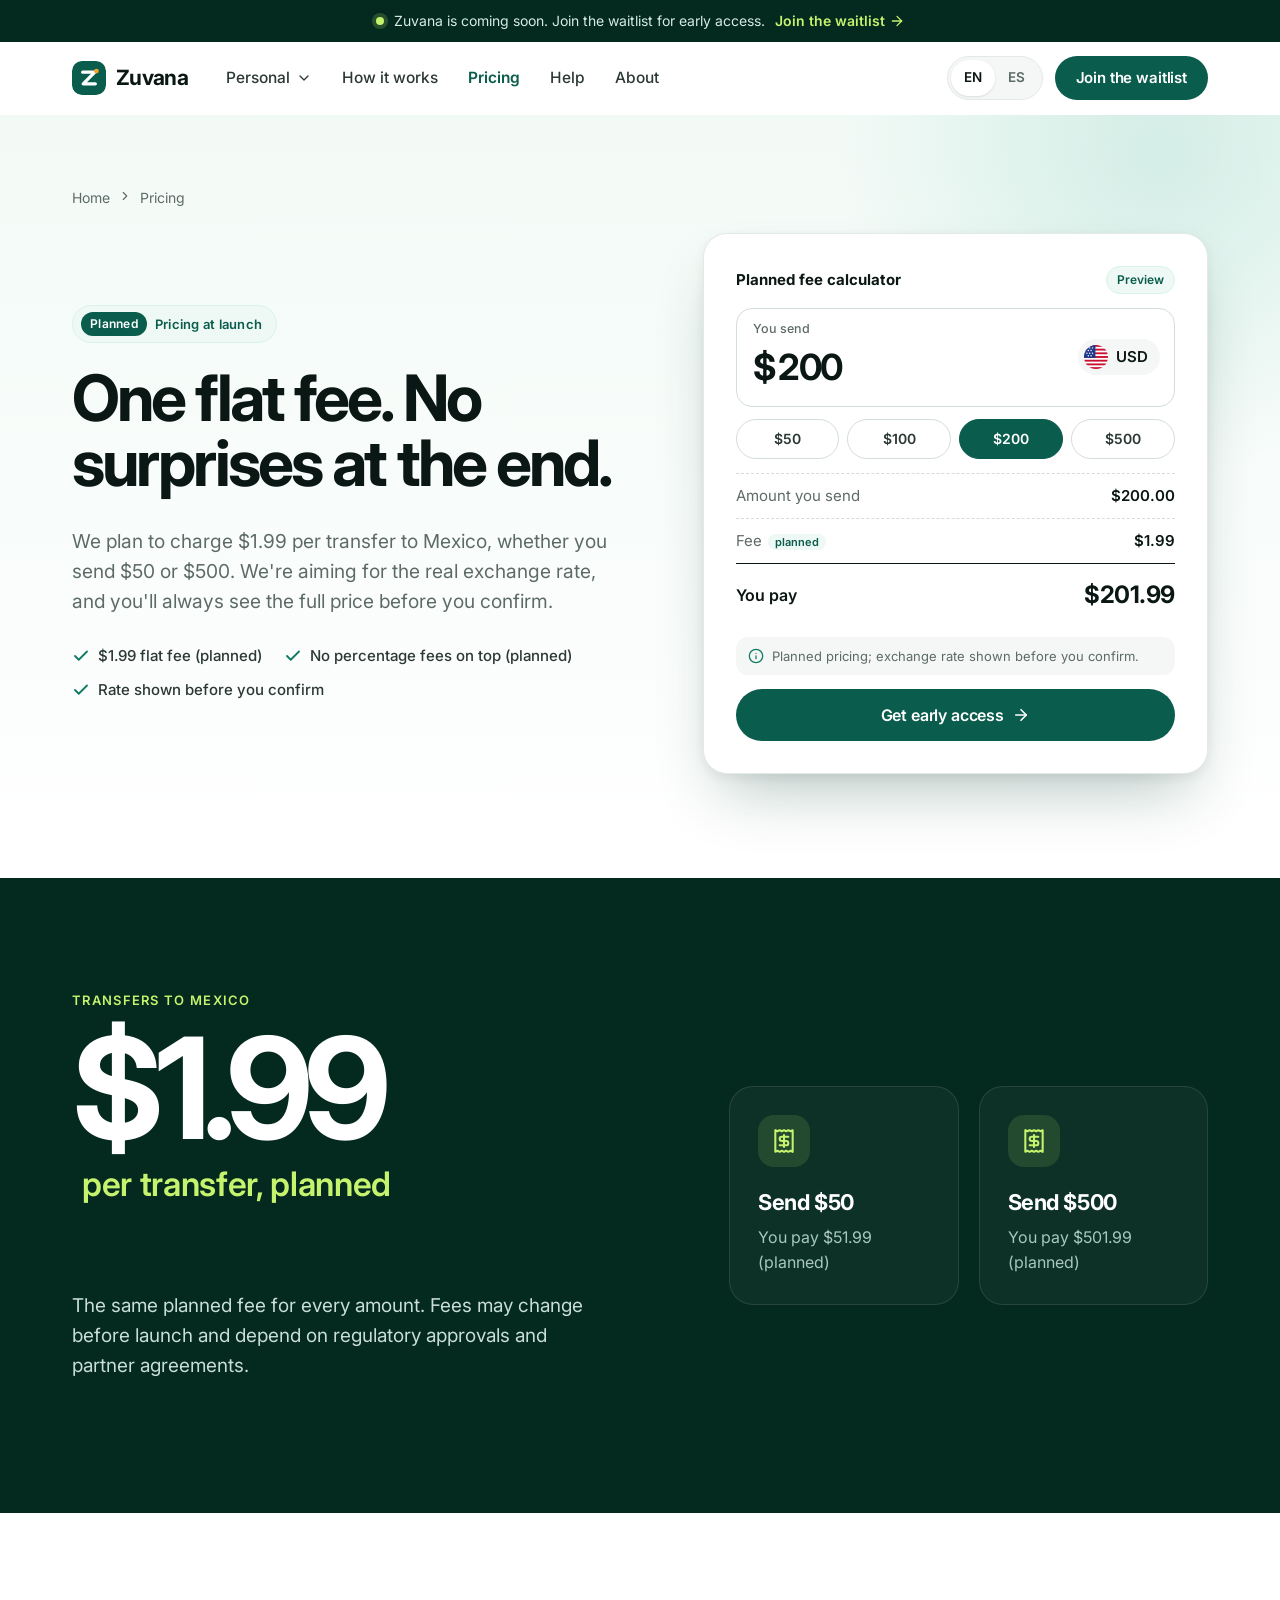
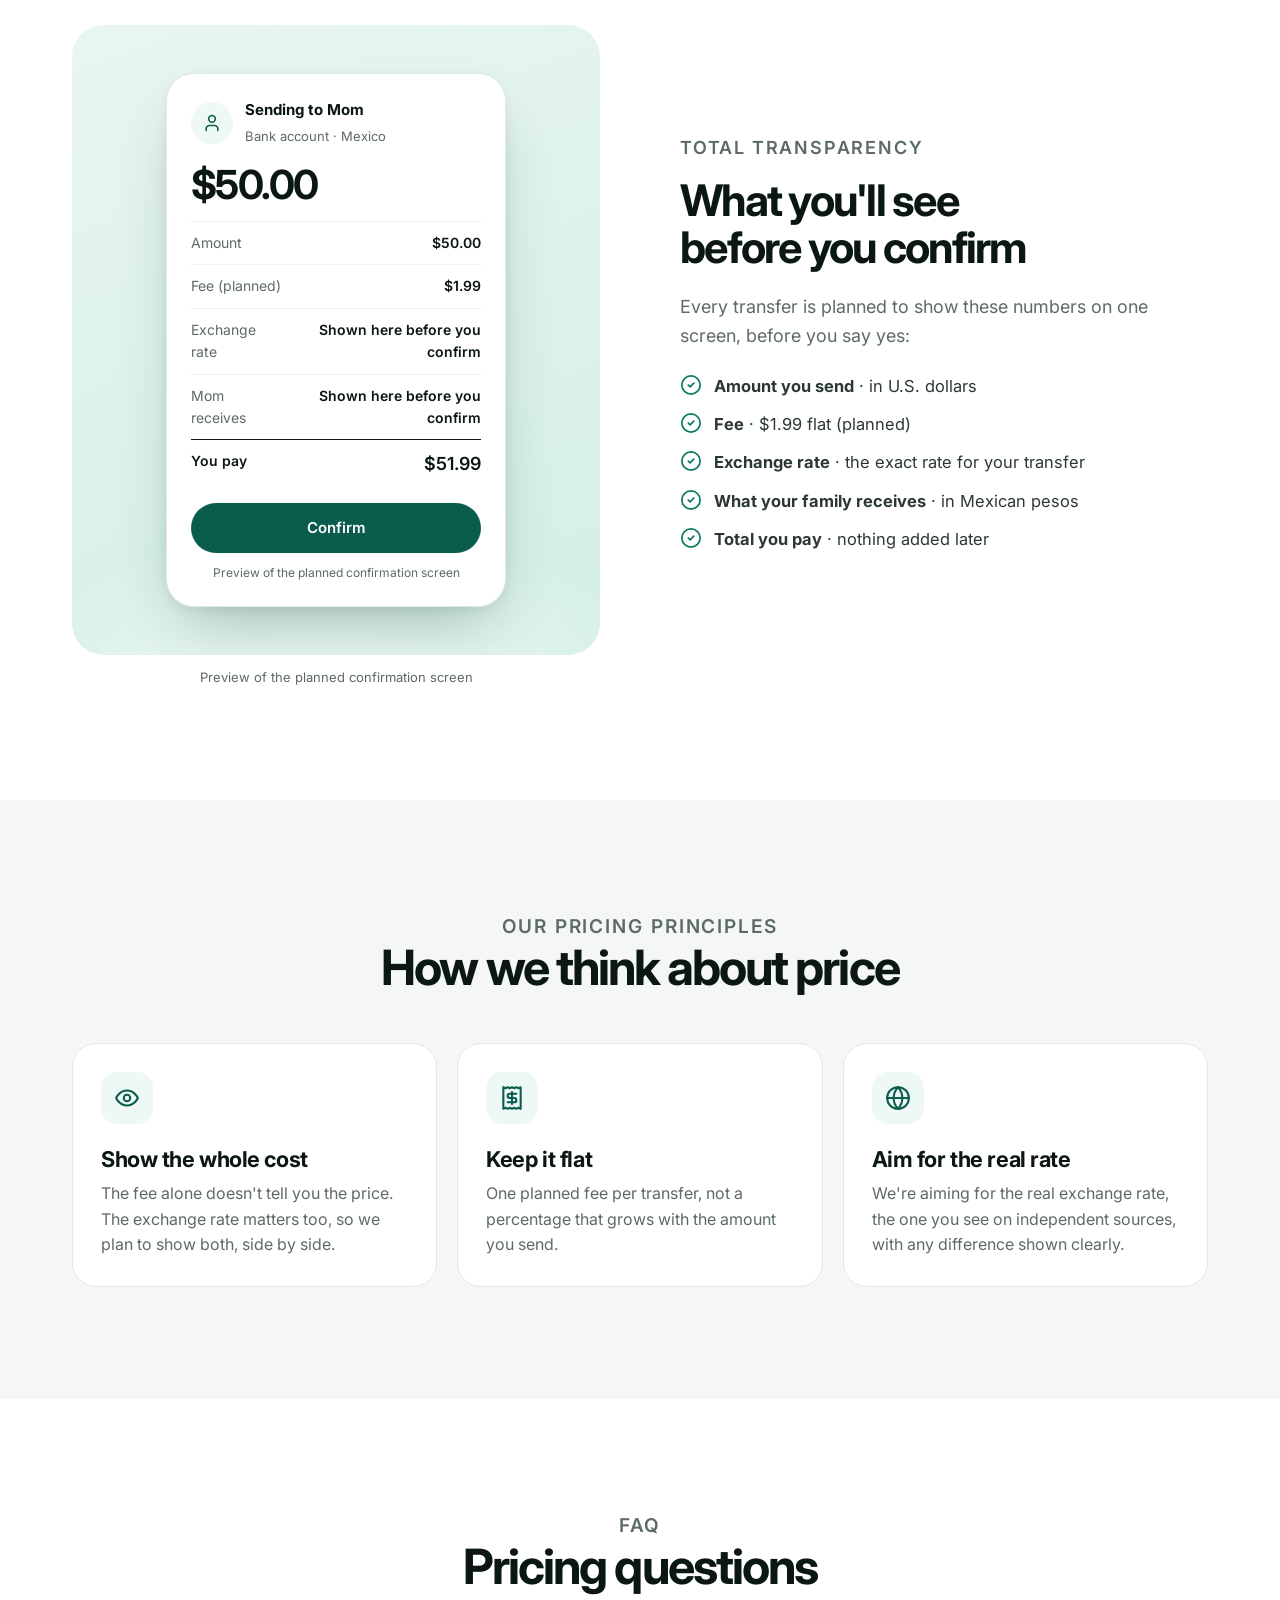
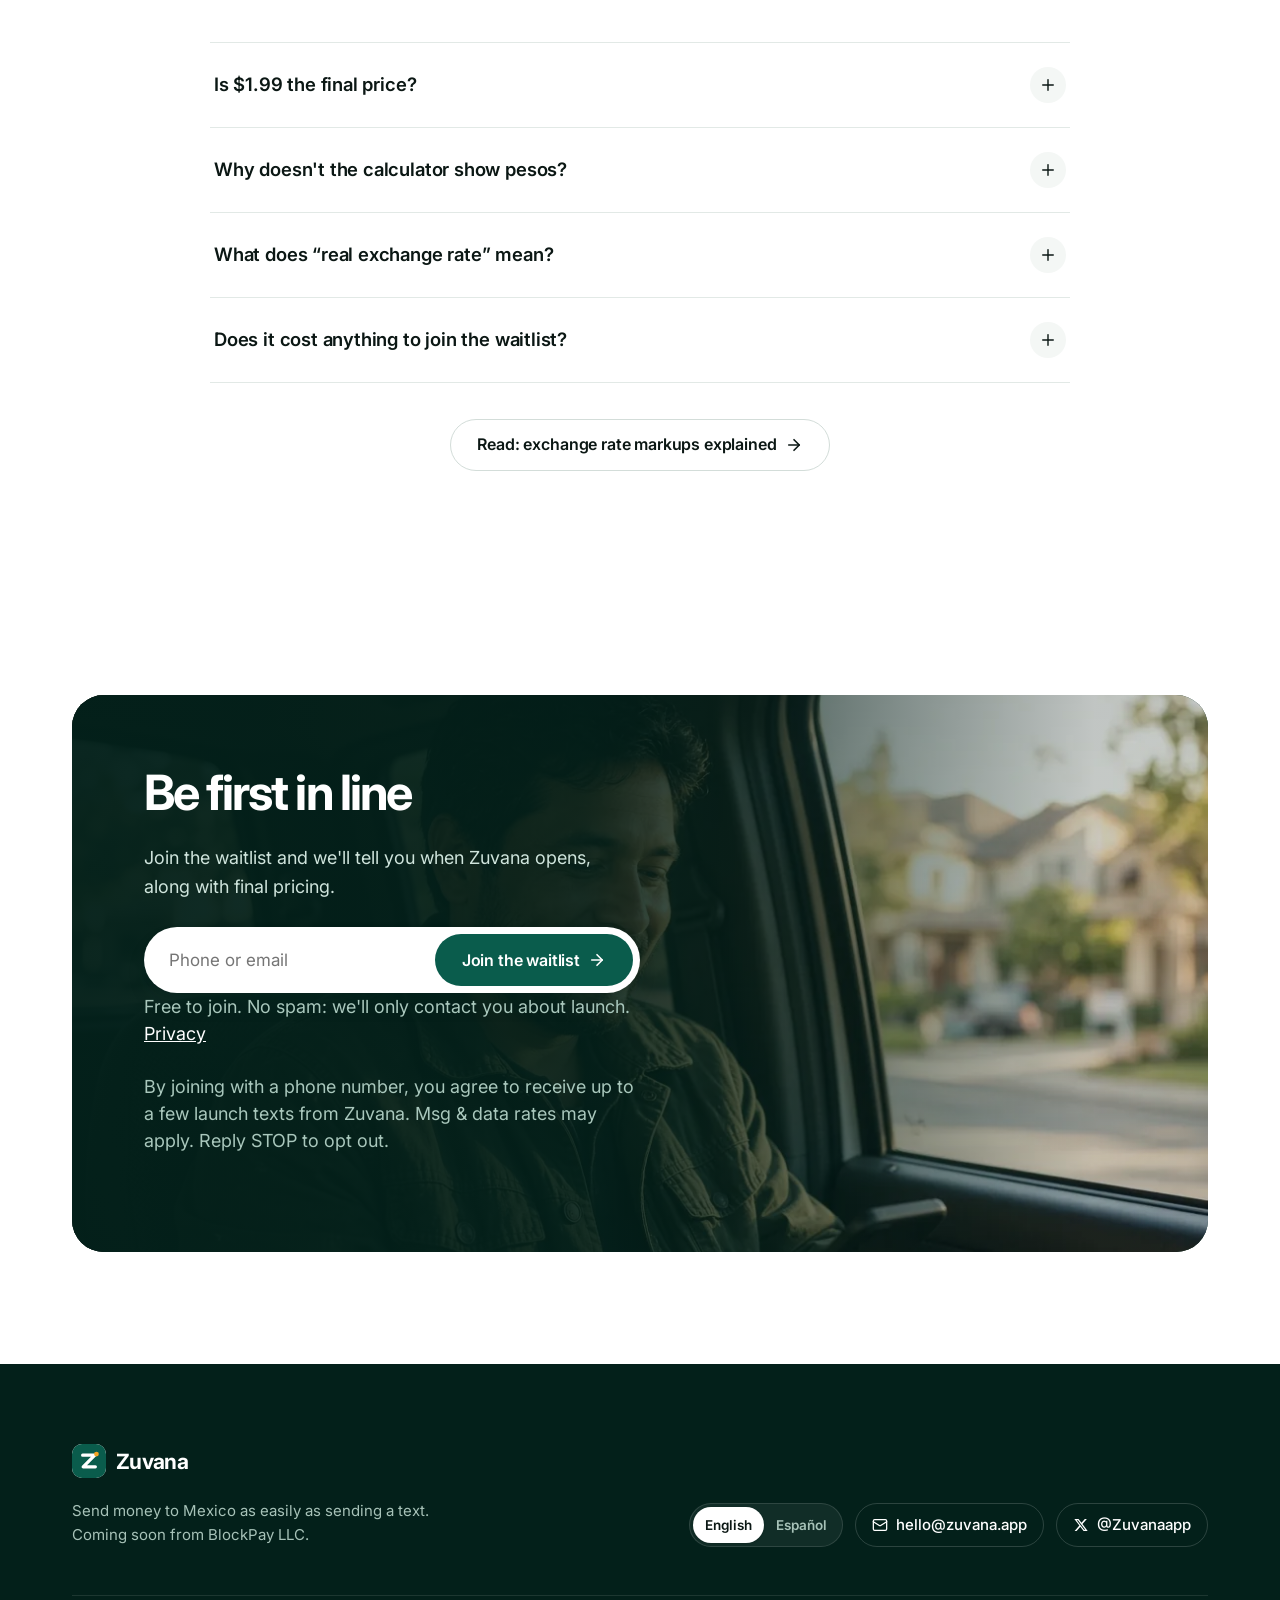
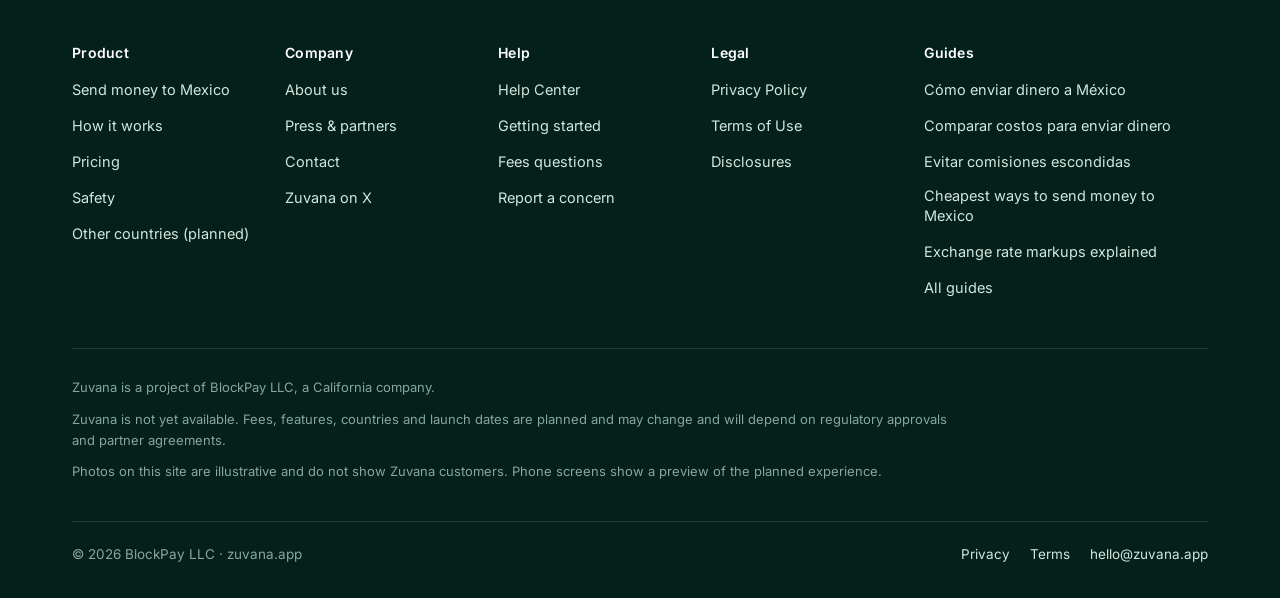
<file: pricing.html>
<!DOCTYPE html>
<html lang="en">
<head>
<meta charset="utf-8">
<meta name="viewport" content="width=device-width, initial-scale=1, viewport-fit=cover">
<title>Planned Pricing: Flat $1.99 Fee to Send Money to Mexico | Zuvana</title>
<meta name="description" content="Zuvana plans to charge one flat $1.99 fee per transfer to Mexico at launch, aiming for the real exchange rate, with the full price shown before you confirm. Try the planned fee calculator.">
<link rel="canonical" href="https://zuvana.app/pricing.html">
<meta name="theme-color" content="#04291F">
<meta name="robots" content="index,follow">
<meta property="og:type" content="website">
<meta property="og:site_name" content="Zuvana">
<meta property="og:title" content="Planned Pricing: Flat $1.99 Fee to Send Money to Mexico | Zuvana">
<meta property="og:description" content="Zuvana plans to charge one flat $1.99 fee per transfer to Mexico at launch, aiming for the real exchange rate, with the full price shown before you confirm. Try the planned fee calculator.">
<meta property="og:url" content="https://zuvana.app/pricing.html">
<meta property="og:image" content="https://zuvana.app/og-image.png">
<meta property="og:image:width" content="1200">
<meta property="og:image:height" content="630">
<meta property="og:locale" content="en_US">
<meta property="og:locale:alternate" content="es_US">
<meta name="twitter:card" content="summary_large_image">
<meta name="twitter:site" content="@Zuvanaapp">
<meta name="twitter:title" content="Planned Pricing: Flat $1.99 Fee to Send Money to Mexico | Zuvana">
<meta name="twitter:description" content="Zuvana plans to charge one flat $1.99 fee per transfer to Mexico at launch, aiming for the real exchange rate, with the full price shown before you confirm. Try the planned fee calculator.">
<meta name="twitter:image" content="https://zuvana.app/og-image.png">
<link rel="icon" href="/favicon.ico" sizes="any">
<link rel="icon" href="/logo.svg" type="image/svg+xml">
<link rel="apple-touch-icon" href="/apple-touch-icon.png">
<link rel="preconnect" href="https://fonts.googleapis.com">
<link rel="preconnect" href="https://fonts.gstatic.com" crossorigin>
<link rel="stylesheet" href="https://fonts.googleapis.com/css2?family=Inter:opsz,wght@14..32,400..800&display=swap">
<link rel="stylesheet" href="/styles.css">
<script>document.documentElement.classList.add("js")</script>

</head>
<body class="">
<svg width="0" height="0" style="position:absolute" aria-hidden="true" focusable="false"><defs>
<symbol id="f-us" viewBox="0 0 20 20"><rect width="20" height="20" fill="#fff"/><g fill="#c8102e"><rect y="0" width="20" height="1.54"/><rect y="3.08" width="20" height="1.54"/><rect y="6.15" width="20" height="1.54"/><rect y="9.23" width="20" height="1.54"/><rect y="12.3" width="20" height="1.54"/><rect y="15.38" width="20" height="1.54"/><rect y="18.46" width="20" height="1.54"/></g><rect width="9.5" height="10.77" fill="#1f3a8a"/><g fill="#fff"><circle cx="2.4" cy="2.4" r=".6"/><circle cx="4.75" cy="2.4" r=".6"/><circle cx="7.1" cy="2.4" r=".6"/><circle cx="3.6" cy="4.6" r=".6"/><circle cx="5.9" cy="4.6" r=".6"/><circle cx="2.4" cy="6.8" r=".6"/><circle cx="4.75" cy="6.8" r=".6"/><circle cx="7.1" cy="6.8" r=".6"/><circle cx="3.6" cy="9" r=".6"/><circle cx="5.9" cy="9" r=".6"/></g></symbol>
<symbol id="f-mx" viewBox="0 0 20 20"><rect width="6.67" height="20" fill="#006847"/><rect x="6.67" width="6.66" height="20" fill="#fff"/><rect x="13.33" width="6.67" height="20" fill="#ce1126"/><circle cx="10" cy="10" r="1.9" fill="#8a5a2b"/><path d="M8.3 11.2q1.7 1.4 3.4 0" stroke="#3a7d44" stroke-width=".6" fill="none"/></symbol>
<symbol id="i-msg" viewBox="0 0 24 24"><path d="M7.9 20A9 9 0 1 0 4 16.1L2 22Z"/></symbol>
<symbol id="i-phone" viewBox="0 0 24 24"><rect width="14" height="20" x="5" y="2" rx="2" ry="2"/><path d="M12 18h.01"/></symbol>
<symbol id="i-receipt" viewBox="0 0 24 24"><path d="M4 2v20l2-1 2 1 2-1 2 1 2-1 2 1 2-1 2 1V2l-2 1-2-1-2 1-2-1-2 1-2-1-2 1Z"/><path d="M16 8h-6a2 2 0 1 0 0 4h4a2 2 0 1 1 0 4H8"/><path d="M12 17.5v-11"/></symbol>
<symbol id="i-eye" viewBox="0 0 24 24"><path d="M2 12s3-7 10-7 10 7 10 7-3 7-10 7-10-7-10-7Z"/><circle cx="12" cy="12" r="3"/></symbol>
<symbol id="i-lang" viewBox="0 0 24 24"><path d="m5 8 6 6"/><path d="m4 14 6-6 2-3"/><path d="M2 5h12"/><path d="M7 2h1"/><path d="m22 22-5-10-5 10"/><path d="M14 18h6"/></symbol>
<symbol id="i-bank" viewBox="0 0 24 24"><path d="M3 22h18"/><path d="M6 18v-7"/><path d="M10 18v-7"/><path d="M14 18v-7"/><path d="M18 18v-7"/><path d="m12 2 8 5H4Z"/></symbol>
<symbol id="i-check" viewBox="0 0 24 24"><path d="M20 6 9 17l-5-5"/></symbol>
<symbol id="i-checkc" viewBox="0 0 24 24"><circle cx="12" cy="12" r="10"/><path d="m9 12 2 2 4-4"/></symbol>
<symbol id="i-arrow" viewBox="0 0 24 24"><path d="M5 12h14"/><path d="m12 5 7 7-7 7"/></symbol>
<symbol id="i-plus" viewBox="0 0 24 24"><path d="M5 12h14"/><path d="M12 5v14"/></symbol>
<symbol id="i-back" viewBox="0 0 24 24"><path d="m15 18-6-6 6-6"/></symbol>
<symbol id="i-right" viewBox="0 0 24 24"><path d="m9 18 6-6-6-6"/></symbol>
<symbol id="i-down" viewBox="0 0 24 24"><path d="m6 9 6 6 6-6"/></symbol>
<symbol id="i-info" viewBox="0 0 24 24"><circle cx="12" cy="12" r="10"/><path d="M12 16v-4"/><path d="M12 8h.01"/></symbol>
<symbol id="i-user" viewBox="0 0 24 24"><path d="M19 21v-2a4 4 0 0 0-4-4H9a4 4 0 0 0-4 4v2"/><circle cx="12" cy="7" r="4"/></symbol>
<symbol id="i-users" viewBox="0 0 24 24"><path d="M16 21v-2a4 4 0 0 0-4-4H6a4 4 0 0 0-4 4v2"/><circle cx="9" cy="7" r="4"/><path d="M22 21v-2a4 4 0 0 0-3-3.87"/><path d="M16 3.13a4 4 0 0 1 0 7.75"/></symbol>
<symbol id="i-menu" viewBox="0 0 24 24"><path d="M4 7h16"/><path d="M4 12h16"/><path d="M4 17h16"/></symbol>
<symbol id="i-x" viewBox="0 0 24 24"><path d="M18 6 6 18"/><path d="m6 6 12 12"/></symbol>
<symbol id="i-globe" viewBox="0 0 24 24"><circle cx="12" cy="12" r="10"/><path d="M12 2a14.5 14.5 0 0 0 0 20 14.5 14.5 0 0 0 0-20"/><path d="M2 12h20"/></symbol>
<symbol id="i-shield" viewBox="0 0 24 24"><path d="M20 13c0 5-3.5 7.5-7.66 8.95a1 1 0 0 1-.67-.01C7.5 20.5 4 18 4 13V6a1 1 0 0 1 1-1c2 0 4.5-1.2 6.24-2.72a1.17 1.17 0 0 1 1.52 0C14.51 3.81 17 5 19 5a1 1 0 0 1 1 1z"/><path d="m9 12 2 2 4-4"/></symbol>
<symbol id="i-id" viewBox="0 0 24 24"><rect width="20" height="14" x="2" y="5" rx="2"/><circle cx="8" cy="12" r="2"/><path d="M14 10h4"/><path d="M14 14h4"/><path d="M5 16.5c.6-1 1.7-1.5 3-1.5s2.4.5 3 1.5"/></symbol>
<symbol id="i-alert" viewBox="0 0 24 24"><path d="m21.73 18-8-14a2 2 0 0 0-3.48 0l-8 14A2 2 0 0 0 4 21h16a2 2 0 0 0 1.73-3"/><path d="M12 9v4"/><path d="M12 17h.01"/></symbol>
<symbol id="i-search" viewBox="0 0 24 24"><circle cx="11" cy="11" r="8"/><path d="m21 21-4.3-4.3"/></symbol>
<symbol id="i-mail" viewBox="0 0 24 24"><rect width="20" height="16" x="2" y="4" rx="2"/><path d="m22 7-8.97 5.7a1.94 1.94 0 0 1-2.06 0L2 7"/></symbol>
<symbol id="i-heart" viewBox="0 0 24 24"><path d="M19 14c1.49-1.46 3-3.21 3-5.5A5.5 5.5 0 0 0 16.5 3c-1.76 0-3 .5-4.5 2-1.5-1.5-2.74-2-4.5-2A5.5 5.5 0 0 0 2 8.5c0 2.3 1.5 4.05 3 5.5l7 7Z"/></symbol>
<symbol id="i-book" viewBox="0 0 24 24"><path d="M2 3h6a4 4 0 0 1 4 4v14a3 3 0 0 0-3-3H2z"/><path d="M22 3h-6a4 4 0 0 0-4 4v14a3 3 0 0 1 3-3h7z"/></symbol>
<symbol id="i-help" viewBox="0 0 24 24"><circle cx="12" cy="12" r="10"/><path d="M9.09 9a3 3 0 0 1 5.83 1c0 2-3 3-3 3"/><path d="M12 17h.01"/></symbol>
<symbol id="i-key" viewBox="0 0 24 24"><circle cx="7.5" cy="15.5" r="5.5"/><path d="m21 2-9.6 9.6"/><path d="m15.5 7.5 3 3L22 7l-3-3"/></symbol>
<symbol id="i-clock" viewBox="0 0 24 24"><circle cx="12" cy="12" r="10"/><path d="M12 6v6l4 2"/></symbol>
<symbol id="i-handshake" viewBox="0 0 24 24"><path d="m11 17 2 2a1 1 0 1 0 3-3"/><path d="m14 14 2.5 2.5a1 1 0 1 0 3-3l-3.88-3.88a3 3 0 0 0-4.24 0l-.88.88a1 1 0 1 1-3-3l2.81-2.81a5.79 5.79 0 0 1 7.06-.87l.47.28a2 2 0 0 0 1.42.25L21 4"/><path d="m21 3 1 11h-2"/><path d="M3 3 2 14l6.5 6.5a1 1 0 1 0 3-3"/><path d="M3 4h8"/></symbol>
<symbol id="i-sparkle" viewBox="0 0 24 24"><path d="M9.94 15.5A2 2 0 0 0 8.5 14.06l-6.14-1.58a.5.5 0 0 1 0-.96L8.5 9.94A2 2 0 0 0 9.94 8.5l1.58-6.14a.5.5 0 0 1 .96 0L14.06 8.5A2 2 0 0 0 15.5 9.94l6.14 1.58a.5.5 0 0 1 0 .96L15.5 14.06a2 2 0 0 0-1.44 1.44l-1.58 6.14a.5.5 0 0 1-.96 0z"/></symbol>
<symbol id="i-file" viewBox="0 0 24 24"><path d="M15 2H6a2 2 0 0 0-2 2v16a2 2 0 0 0 2 2h12a2 2 0 0 0 2-2V7Z"/><path d="M14 2v4a2 2 0 0 0 2 2h4"/><path d="M10 13h4"/><path d="M10 17h4"/></symbol>
<symbol id="i-store" viewBox="0 0 24 24"><path d="m2 7 4.41-4.41A2 2 0 0 1 7.83 2h8.34a2 2 0 0 1 1.42.59L22 7"/><path d="M4 12v8a2 2 0 0 0 2 2h12a2 2 0 0 0 2-2v-8"/><path d="M15 22v-4a2 2 0 0 0-2-2h-2a2 2 0 0 0-2 2v4"/><path d="M2 7h20"/><path d="M22 7v3a2 2 0 0 1-2 2a2.7 2.7 0 0 1-1.59-.63.7.7 0 0 0-.82 0A2.7 2.7 0 0 1 16 12a2.7 2.7 0 0 1-1.59-.63.7.7 0 0 0-.82 0A2.7 2.7 0 0 1 12 12a2.7 2.7 0 0 1-1.59-.63.7.7 0 0 0-.82 0A2.7 2.7 0 0 1 8 12a2.7 2.7 0 0 1-1.59-.63.7.7 0 0 0-.82 0A2.7 2.7 0 0 1 4 12a2 2 0 0 1-2-2V7"/></symbol>
<symbol id="i-grad" viewBox="0 0 24 24"><path d="M21.42 10.92a1 1 0 0 0-.02-1.84L12.83 5.18a2 2 0 0 0-1.66 0L2.6 9.08a1 1 0 0 0 0 1.83l8.57 3.91a2 2 0 0 0 1.66 0z"/><path d="M22 10v6"/><path d="M6 12.5V16a6 3 0 0 0 12 0v-3.5"/></symbol>
<symbol id="i-home" viewBox="0 0 24 24"><path d="M15 21v-8a1 1 0 0 0-1-1h-4a1 1 0 0 0-1 1v8"/><path d="M3 10a2 2 0 0 1 .71-1.53l7-6a2 2 0 0 1 2.58 0l7 6A2 2 0 0 1 21 10v9a2 2 0 0 1-2 2H5a2 2 0 0 1-2-2z"/></symbol>
<symbol id="i-xlogo" viewBox="0 0 24 24"><path fill="currentColor" stroke="none" d="M17.75 3h3.07l-6.7 7.66L22 21h-6.17l-4.84-6.32L5.45 21H2.37l7.17-8.2L2 3h6.33l4.37 5.78L17.75 3Zm-1.08 16.2h1.7L7.4 4.73H5.58L16.67 19.2Z"/></symbol>
</defs></svg>
<a class="skip" href="#main"><span data-i="kb58273f">Skip to content</span></a>
<div class="announce" role="region" aria-label="Announcement" data-t-aria-label="kfeb4d2d"><div class="container announce-in"><span class="dot" aria-hidden="true"></span><span><span data-i="ke123658">Zuvana is coming soon. Join the waitlist for early access.</span></span><a href="#wl"><span data-i="kfd27891">Join the waitlist</span><svg class="ic" aria-hidden="true"><use href="#i-arrow"/></svg></a></div></div>
<header class="site-header" id="top">
  <div class="container nav">
    <a class="brand" href="/" aria-label="Zuvana home" data-t-aria-label="kb86e06b"><img src="/logo.svg" alt="" width="34" height="34">Zuvana</a>
    <nav class="primary" aria-label="Main" data-t-aria-label="ka02c83a">
      <ul class="menu">
        <li class="has-mega"><button class="menu-btn" type="button" aria-expanded="false" aria-controls="mega-personal"><span><span data-i="k184daff">Personal</span></span><svg class="ic" aria-hidden="true"><use href="#i-down"/></svg></button>
          <div class="mega" id="mega-personal">
            <div>
              <p class="mega-h"><span data-i="k66421c0">Send money</span></p>
              <a class="mega-item" href="/"><span class="mi"><span class="flag" aria-hidden="true"><svg viewBox="0 0 20 20"><use href="#f-mx"/></svg></span></span><span><b><span data-i="k58bee92">To Mexico</span></b><small><span data-i="k82a7772">Our launch corridor, coming soon</span></small></span></a>
              <a class="mega-item" href="/help.html#countries"><span class="mi"><svg class="ic" aria-hidden="true"><use href="#i-globe"/></svg></span><span><b><span data-i="k467dd70">Other countries (planned)</span></b><small><span data-i="k6ffb12f">More corridors after launch</span></small></span></a>
              <a class="mega-item" href="/guides/"><span class="mi"><svg class="ic" aria-hidden="true"><use href="#i-book"/></svg></span><span><b><span data-i="k45389ee">Guides</span></b><small><span data-i="k0163648">Free guides to sending money home</span></small></span></a>
            </div>
            <div>
              <p class="mega-h"><span data-i="k2f1a3e6">Learn</span></p>
              <a class="mega-item" href="/how-it-works.html"><span class="mi"><svg class="ic" aria-hidden="true"><use href="#i-msg"/></svg></span><span><b><span data-i="k9ffdb95">How it works</span></b><small><span data-i="kc6520cc">Send by text, step by step</span></small></span></a>
              <a class="mega-item" href="/pricing.html"><span class="mi"><svg class="ic" aria-hidden="true"><use href="#i-receipt"/></svg></span><span><b><span data-i="ke22ac25">Pricing</span></b><small><span data-i="k71e75e0">One planned flat fee</span></small></span></a>
              <a class="mega-item" href="/safety.html"><span class="mi"><svg class="ic" aria-hidden="true"><use href="#i-shield"/></svg></span><span><b><span data-i="k6472ce4">Safety</span></b><small><span data-i="kb361ba9">How we plan to protect you</span></small></span></a>
            </div>
            <div class="mega-feature">
              <div><b><span data-i="k227165d">Be first in line</span></b><p><span data-i="k96fa084">Join the waitlist and we'll tell you when Zuvana opens.</span></p></div>
              <a class="btn btn-accent btn-sm" href="#wl"><span data-i="kfd27891">Join the waitlist</span></a>
            </div>
          </div>
        </li>
        <li><a href="/how-it-works.html"><span data-i="k9ffdb95">How it works</span></a></li>
        <li><a href="/pricing.html" aria-current="page"><span data-i="ke22ac25">Pricing</span></a></li>
        <li><a href="/help.html"><span data-i="k6a26f54">Help</span></a></li>
        <li><a href="/about.html"><span data-i="k8f7f4c1">About</span></a></li>
      </ul>
    </nav>
    <div class="nav-right">
      <div class="lang-switch" role="group" aria-label="Language" data-t-aria-label="k4994a8f"><button type="button" data-set="en" aria-pressed="true">EN</button><button type="button" data-set="es" aria-pressed="false">ES</button></div>
      <a class="btn btn-primary btn-sm nav-cta" href="#wl"><span data-i="kfd27891">Join the waitlist</span></a>
      <button class="burger" type="button" aria-expanded="false" aria-controls="drawer" aria-label="Open menu"><svg class="ic" aria-hidden="true"><use href="#i-menu"/></svg></button>
    </div>
  </div>
</header>
<div class="scrim" aria-hidden="true"></div>
<div class="drawer" id="drawer" role="dialog" aria-modal="true" aria-label="Menu" data-t-aria-label="kb615412" aria-hidden="true">
  <div class="drawer-top"><a class="brand" href="/"><img src="/logo.svg" alt="" width="34" height="34">Zuvana</a><button class="burger drawer-close" type="button" aria-label="Close menu" data-t-aria-label="k68f18f6"><svg class="ic" aria-hidden="true"><use href="#i-x"/></svg></button></div>
  <div class="drawer-body">
    <p class="drawer-h"><span data-i="k66421c0">Send money</span></p>
    <a class="dl" href="/"><span><span data-i="k58bee92">To Mexico</span> <small><span data-i="k81151a1">Coming soon</span></small></span><svg class="ic" aria-hidden="true"><use href="#i-right"/></svg></a>
    <a class="dl" href="/help.html#countries"><span><span data-i="k467dd70">Other countries (planned)</span></span><svg class="ic" aria-hidden="true"><use href="#i-right"/></svg></a>
    <a class="dl" href="/guides/"><span><span data-i="k45389ee">Guides</span></span><svg class="ic" aria-hidden="true"><use href="#i-right"/></svg></a>
    <p class="drawer-h"><span data-i="k1c76cbf">Company</span></p>
    <a class="dl" href="/how-it-works.html"><span><span data-i="k9ffdb95">How it works</span></span><svg class="ic" aria-hidden="true"><use href="#i-right"/></svg></a>
    <a class="dl" href="/pricing.html"><span><span data-i="ke22ac25">Pricing</span></span><svg class="ic" aria-hidden="true"><use href="#i-right"/></svg></a>
    <a class="dl" href="/safety.html"><span><span data-i="k6472ce4">Safety</span></span><svg class="ic" aria-hidden="true"><use href="#i-right"/></svg></a>
    <a class="dl" href="/help.html"><span><span data-i="kefdaf9f">Help Center</span></span><svg class="ic" aria-hidden="true"><use href="#i-right"/></svg></a>
    <a class="dl" href="/about.html"><span><span data-i="k8f7f4c1">About</span></span><svg class="ic" aria-hidden="true"><use href="#i-right"/></svg></a>
  </div>
  <div class="drawer-foot">
    <div class="lang-switch" role="group" aria-label="Language" data-t-aria-label="k4994a8f"><button type="button" data-set="en" aria-pressed="true">English</button><button type="button" data-set="es" aria-pressed="false">Español</button></div>
    <a class="btn btn-primary btn-block" href="#wl"><span data-i="kfd27891">Join the waitlist</span><svg class="ic" aria-hidden="true"><use href="#i-arrow"/></svg></a>
  </div>
</div>
<main id="main">

<section class="page-hero">
  <div class="container">
    <ol class="crumbs"><li><a href="/"><span data-i="k8cf04a9">Home</span></a></li><li aria-hidden="true"><svg class="ic" aria-hidden="true"><use href="#i-right"/></svg></li><li aria-current="page"><span data-i="ke22ac25">Pricing</span></li></ol>
    <div class="ph-grid">
      <div>
        <p class="eyebrow"><span class="pill"><span data-i="k4dc96e9">Planned</span></span><span data-i="k170c306">Pricing at launch</span></p>
        <h1><span data-i="ke42f848">One flat fee. No surprises at the end.</span></h1>
        <p class="lead"><span data-i="kde65ceb">We plan to charge $1.99 per transfer to Mexico, whether you send $50 or $500. We're aiming for the real exchange rate, and you'll always see the full price before you confirm.</span></p>
        <ul class="perks"><li><svg class="ic" aria-hidden="true"><use href="#i-check"/></svg><span data-i="k60eb25d">$1.99 flat fee (planned)</span></li><li><svg class="ic" aria-hidden="true"><use href="#i-check"/></svg><span data-i="k729011e">No percentage fees on top (planned)</span></li><li><svg class="ic" aria-hidden="true"><use href="#i-check"/></svg><span data-i="k8f6c598">Rate shown before you confirm</span></li></ul>
      </div>
      <div><div class="calc-card calc lg">
  <div class="calc-top"><b><span data-i="k710e44e">Planned fee calculator</span></b><span class="badge"><span data-i="k31fde7b">Preview</span></span></div>
  <div class="amt-field">
    <div style="flex:1;min-width:0"><label for="amt-lg"><span data-i="k9b6bbfa">You send</span></label><div class="cur"><span aria-hidden="true">$</span><input class="amt" id="amt-lg" type="text" inputmode="decimal" value="200" autocomplete="off"></div></div>
    <span class="ccy"><span class="flag" aria-hidden="true"><svg viewBox="0 0 20 20"><use href="#f-us"/></svg></span>USD</span>
  </div>
  <div class="chips" role="group" aria-label="Quick amounts" data-t-aria-label="kb78e40e"><button type="button" class="chip" data-v="50">$50</button><button type="button" class="chip" data-v="100">$100</button><button type="button" class="chip" data-v="200">$200</button><button type="button" class="chip" data-v="500">$500</button></div>
  <p class="calc-hint" aria-live="polite"></p>
  <ul class="lines">
    <li class="line"><span><span data-i="k7701279">Amount you send</span></span><b class="o-send">$200.00</b></li>
    <li class="line"><span><span data-i="keb7297e">Fee</span><span class="tag"><span data-i="k38fd049">planned</span></span></span><b>$1.99</b></li>
    <li class="line total"><span><span data-i="k9dcb097">You pay</span></span><b class="o-total" aria-live="polite">$201.99</b></li>
  </ul>
  <p class="calc-note"><svg class="ic" aria-hidden="true"><use href="#i-info"/></svg><span><span data-i="ka34d94d">Planned pricing; exchange rate shown before you confirm.</span></span></p>
  <a class="btn btn-primary btn-block" href="#wl"><span data-i="k0f07804">Get early access</span><svg class="ic" aria-hidden="true"><use href="#i-arrow"/></svg></a>
</div></div>
    </div>
  </div>
</section>

<section class="section dark">
  <div class="container price-band">
    <div class="reveal">
      <p class="kicker" style="color:var(--accent)"><span data-i="k5ebeeac">Transfers to Mexico</span></p>
      <p class="big-price">$1.99<small><span data-i="kf1ccfea">per transfer, planned</span></small></p>
      <p style="font-size:19px;max-width:520px"><span data-i="k3fcb637">The same planned fee for every amount. Fees may change before launch and depend on regulatory approvals and partner agreements.</span></p>
    </div>
    <div class="reveal">
      <div class="grid-2">
        <div class="card"><span class="ci"><svg class="ic" aria-hidden="true"><use href="#i-receipt"/></svg></span><h3><span data-i="k3b22c10">Send $50</span></h3><p><span data-i="kf9a245c">You pay $51.99 (planned)</span></p></div>
        <div class="card"><span class="ci"><svg class="ic" aria-hidden="true"><use href="#i-receipt"/></svg></span><h3><span data-i="k07aa810">Send $500</span></h3><p><span data-i="k6a6948d">You pay $501.99 (planned)</span></p></div>
      </div>
    </div>
  </div>
</section>

<section class="section">
  <div class="container split">
    <div class="split-media reveal"><div class="media-stage"><div class="receipt" aria-hidden="true">
  <div class="r-h"><span class="av"><svg class="ic" aria-hidden="true"><use href="#i-user"/></svg></span><span><b><span data-i="kff21263">Sending to Mom</span></b><small><span data-i="k636fa28">Bank account · Mexico</span></small></span></div>
  <div class="big">$50.00</div>
  <div class="rl"><span><span data-i="kb2f4069">Amount</span></span><b>$50.00</b></div>
  <div class="rl"><span><span data-i="k4bd49ee">Fee (planned)</span></span><b>$1.99</b></div>
  <div class="rl"><span><span data-i="ke75e316">Exchange rate</span></span><b><span data-i="k1091a41">Shown here before you confirm</span></b></div>
  <div class="rl"><span><span data-i="k9817abf">Mom receives</span></span><b><span data-i="k1091a41">Shown here before you confirm</span></b></div>
  <div class="rl tot"><span><span data-i="k9dcb097">You pay</span></span><b>$51.99</b></div>
  <div class="rbtn"><span data-i="k70d9be9">Confirm</span></div>
  <p class="rnote"><span data-i="k095bde4">Preview of the planned confirmation screen</span></p>
</div></div><p class="caption"><span data-i="k095bde4">Preview of the planned confirmation screen</span></p></div>
    <div class="split-copy reveal">
      <p class="kicker"><span data-i="kfeb406b">Total transparency</span></p>
      <h2><span data-i="kc62c26b">What you'll see before you confirm</span></h2>
      <p><span data-i="k19a436b">Every transfer is planned to show these numbers on one screen, before you say yes:</span></p>
      <ul class="ticks">
        <li><svg class="ic" aria-hidden="true"><use href="#i-checkc"/></svg><span><b><span data-i="k7701279">Amount you send</span></b> · <span data-i="k0c4c248">in U.S. dollars</span></span></li>
        <li><svg class="ic" aria-hidden="true"><use href="#i-checkc"/></svg><span><b><span data-i="keb7297e">Fee</span></b> · <span data-i="k4f3baad">$1.99 flat (planned)</span></span></li>
        <li><svg class="ic" aria-hidden="true"><use href="#i-checkc"/></svg><span><b><span data-i="ke75e316">Exchange rate</span></b> · <span data-i="k0d65fcb">the exact rate for your transfer</span></span></li>
        <li><svg class="ic" aria-hidden="true"><use href="#i-checkc"/></svg><span><b><span data-i="kc802d39">What your family receives</span></b> · <span data-i="k87e5ef6">in Mexican pesos</span></span></li>
        <li><svg class="ic" aria-hidden="true"><use href="#i-checkc"/></svg><span><b><span data-i="kd7969c1">Total you pay</span></b> · <span data-i="k8b3ae46">nothing added later</span></span></li>
      </ul>
    </div>
  </div>
</section>

<section class="section soft">
  <div class="container">
    <div class="section-head center reveal"><p class="kicker"><span data-i="ke794047">Our pricing principles</span></p><h2><span data-i="k0a0f5cf">How we think about price</span></h2></div>
    <div class="grid-3">
      <div class="card reveal"><span class="ci"><svg class="ic" aria-hidden="true"><use href="#i-eye"/></svg></span><h3><span data-i="ke73b82b">Show the whole cost</span></h3><p><span data-i="k6fe4eff">The fee alone doesn't tell you the price. The exchange rate matters too, so we plan to show both, side by side.</span></p></div>
      <div class="card reveal"><span class="ci"><svg class="ic" aria-hidden="true"><use href="#i-receipt"/></svg></span><h3><span data-i="k7a4bcf2">Keep it flat</span></h3><p><span data-i="k36c1dbf">One planned fee per transfer, not a percentage that grows with the amount you send.</span></p></div>
      <div class="card reveal"><span class="ci"><svg class="ic" aria-hidden="true"><use href="#i-globe"/></svg></span><h3><span data-i="kc45ba40">Aim for the real rate</span></h3><p><span data-i="k6b7ddfc">We're aiming for the real exchange rate, the one you see on independent sources, with any difference shown clearly.</span></p></div>
    </div>
  </div>
</section>

<section class="section">
  <div class="container">
    <div class="section-head center reveal"><p class="kicker">FAQ</p><h2><span data-i="k5ed05bd">Pricing questions</span></h2></div>
    <div class="faq reveal">
      <details><summary><span data-i="k31d0a94">Is $1.99 the final price?</span><span class="pm"><svg class="ic" aria-hidden="true"><use href="#i-plus"/></svg></span></summary><div class="ans"><p><span data-i="kacb4522">$1.99 is our planned flat fee at launch. Fees may change before launch and will depend on regulatory approvals and partner agreements. You'll always see the fee before you confirm.</span></p></div></details>
      <details><summary><span data-i="k4ecb93c">Why doesn't the calculator show pesos?</span><span class="pm"><svg class="ic" aria-hidden="true"><use href="#i-plus"/></svg></span></summary><div class="ans"><p><span data-i="k329afbe">Exchange rates change all the time and Zuvana isn't live yet, so we won't show a rate we can't offer today. At launch, you'll see the exact rate and pesos received before you confirm.</span></p></div></details>
      <details><summary><span data-i="kd0ea75a">What does “real exchange rate” mean?</span><span class="pm"><svg class="ic" aria-hidden="true"><use href="#i-plus"/></svg></span></summary><div class="ans"><p><span data-i="kbf87983">It's the mid-market rate, the midpoint between buy and sell prices that you'll find on independent sources. Many providers add a markup to it. Our guide explains how markups work.</span></p></div></details>
      <details><summary><span data-i="kfcb93db">Does it cost anything to join the waitlist?</span><span class="pm"><svg class="ic" aria-hidden="true"><use href="#i-plus"/></svg></span></summary><div class="ans"><p><span data-i="ke4bffed">No. Joining the waitlist is free.</span></p></div></details>
      <p class="faq-more"><a class="btn btn-outline" href="/guides/exchange-rate-markups-explained.html"><span data-i="kda72660">Read: exchange rate markups explained</span><svg class="ic" aria-hidden="true"><use href="#i-arrow"/></svg></a></p>
    </div>
  </div>
</section>

<section class="section"><div class="container"><div class="cta-band reveal">
  <img src="/img/sender.webp" alt="" loading="lazy" width="1152" height="864">
  <div class="cta-inner"><h2><span data-i="k227165d">Be first in line</span></h2><p><span data-i="k2297305">Join the waitlist and we'll tell you when Zuvana opens, along with final pricing.</span></p><form id="wl" class="waitlist " novalidate action="#" method="post">
  <div class="form-row">
    <label for="contact" class="sr"><span data-i="k4519934">Your phone or email</span></label>
    <input id="contact" class="input" name="contact" type="text" required aria-describedby="err" aria-invalid="false" autocomplete="email" inputmode="email" placeholder="Phone or email" data-t-placeholder="k2c630b0">
    <input type="text" name="_honey" tabindex="-1" autocomplete="off" class="sr" aria-hidden="true">
    <input type="hidden" name="ref" id="ref" value="">
    <button class="btn btn-primary cta-submit" type="submit"><span><span data-i="kfd27891">Join the waitlist</span></span><svg class="ic" aria-hidden="true"><use href="#i-arrow"/></svg></button>
  </div>
  <p class="err" id="err" role="alert"></p>
  <p class="ok" id="ok" role="status"></p>
  <p class="fine"><span data-i="kdfd7bd5">Free to join. No spam: we'll only contact you about launch.</span> <a href="/privacy.html"><span data-i="kc5f29bb">Privacy</span></a></p>
  <p class="fine"><span data-h="k6e06db8">By joining with a phone number, you agree to receive up to a few launch texts from Zuvana. Msg &amp; data rates may apply. Reply STOP to opt out.</span></p>
</form></div>
</div></div></section>

</main>
<footer class="site-footer">
  <div class="container">
    <div class="foot-top">
      <div><a class="brand" href="/"><img src="/logo.svg" alt="" width="34" height="34">Zuvana</a>
      <p class="foot-tag"><span data-i="kff8149c">Send money to Mexico as easily as sending a text. Coming soon from BlockPay LLC.</span></p></div>
      <div class="foot-contact">
        <div class="lang-switch" role="group" aria-label="Language" data-t-aria-label="k4994a8f"><button type="button" data-set="en" aria-pressed="true">English</button><button type="button" data-set="es" aria-pressed="false">Español</button></div>
        <a class="pillink" href="mailto:hello@zuvana.app"><svg class="ic" aria-hidden="true"><use href="#i-mail"/></svg>hello@zuvana.app</a>
        <a class="pillink" href="https://x.com/Zuvanaapp" rel="noopener" target="_blank" aria-label="Zuvana on X (opens in a new tab)" data-t-aria-label="kcdee2f4"><svg class="ic" aria-hidden="true"><use href="#i-xlogo"/></svg>@Zuvanaapp</a>
      </div>
    </div>
    <nav class="foot-cols" aria-label="Footer" data-t-aria-label="kded40f2">
      <div><h3><span data-i="kdeb1051">Product</span></h3><ul>
        <li><a href="/"><span data-i="kb3b4e52">Send money to Mexico</span></a></li>
        <li><a href="/how-it-works.html"><span data-i="k9ffdb95">How it works</span></a></li>
        <li><a href="/pricing.html"><span data-i="ke22ac25">Pricing</span></a></li>
        <li><a href="/safety.html"><span data-i="k6472ce4">Safety</span></a></li>
        <li><a href="/help.html#countries"><span data-i="k467dd70">Other countries (planned)</span></a></li></ul></div>
      <div><h3><span data-i="k1c76cbf">Company</span></h3><ul>
        <li><a href="/about.html"><span data-i="kcf23ee2">About us</span></a></li>
        <li><a href="/about.html#press"><span data-h="k120eb67">Press &amp; partners</span></a></li>
        <li><a href="mailto:hello@zuvana.app"><span data-i="kbbaff12">Contact</span></a></li>
        <li><a href="https://x.com/Zuvanaapp" rel="noopener" target="_blank"><span data-i="k32ee04e">Zuvana on X</span></a></li></ul></div>
      <div><h3><span data-i="k6a26f54">Help</span></h3><ul>
        <li><a href="/help.html"><span data-i="kefdaf9f">Help Center</span></a></li>
        <li><a href="/help.html#getting-started"><span data-i="kcb59b87">Getting started</span></a></li>
        <li><a href="/help.html#fees"><span data-i="k6185d6c">Fees questions</span></a></li>
        <li><a href="/safety.html#report"><span data-i="k89ac304">Report a concern</span></a></li></ul></div>
      <div><h3><span data-i="ka10a9bc">Legal</span></h3><ul>
        <li><a href="/privacy.html"><span data-i="kfa2ead6">Privacy Policy</span></a></li>
        <li><a href="/terms.html"><span data-i="k985a4b7">Terms of Use</span></a></li>
        <li><a href="#fineprint"><span data-i="k64338fe">Disclosures</span></a></li></ul></div>
      <div><h3><span data-i="k45389ee">Guides</span></h3><ul>
        <li><a href="/guides/como-enviar-dinero-a-mexico.html" lang="es">Cómo enviar dinero a México</a></li>
        <li><a href="/guides/comparar-costos-enviar-dinero-mexico.html" lang="es">Comparar costos para enviar dinero</a></li>
        <li><a href="/guides/evitar-comisiones-escondidas-envio-mexico.html" lang="es">Evitar comisiones escondidas</a></li>
        <li><a href="/guides/cheapest-way-to-send-money-to-mexico.html" lang="en">Cheapest ways to send money to Mexico</a></li>
        <li><a href="/guides/exchange-rate-markups-explained.html" lang="en">Exchange rate markups explained</a></li>
        <li><a href="/guides/"><span data-i="ke5e017a">All guides</span></a></li></ul></div>
    </nav>
    <div class="fineprint" id="fineprint">
      <p><span data-i="kf4358e3">Zuvana is a project of BlockPay LLC, a California company.</span></p>
      <p><span data-i="ka595321">Zuvana is not yet available. Fees, features, countries and launch dates are planned and may change and will depend on regulatory approvals and partner agreements.</span></p>
      <p><span data-i="k398bf49">Photos on this site are illustrative and do not show Zuvana customers. Phone screens show a preview of the planned experience.</span></p>
    </div>
    <div class="foot-bottom">
      <span>© 2026 BlockPay LLC · zuvana.app</span>
      <ul><li><a href="/privacy.html"><span data-i="kc5f29bb">Privacy</span></a></li><li><a href="/terms.html"><span data-i="k6f1bf85">Terms</span></a></li><li><a href="mailto:hello@zuvana.app">hello@zuvana.app</a></li></ul>
    </div>
  </div>
</footer>
<a class="btn btn-primary mobile-cta" id="mcta" href="#wl" aria-hidden="true" tabindex="-1"><span data-i="kfd27891">Join the waitlist</span><svg class="ic" aria-hidden="true"><use href="#i-arrow"/></svg></a>
<script>window.TES={"kfeb4d2d": "Aviso", "kb86e06b": "Inicio de Zuvana", "ka02c83a": "Principal", "k4994a8f": "Idioma", "kb615412": "Menú", "k68f18f6": "Cerrar menú", "kb78e40e": "Montos rápidos", "k2c630b0": "Teléfono o correo", "kcdee2f4": "Zuvana en X (se abre en otra pestaña)", "kded40f2": "Pie de página", "kb58273f": "Ir al contenido", "ke123658": "Zuvana llegará pronto. Únete a la lista de espera para tener acceso anticipado.", "kfd27891": "Unirme a la lista", "k184daff": "Personal", "k66421c0": "Enviar dinero", "k58bee92": "A México", "k82a7772": "Nuestra primera ruta, muy pronto", "k467dd70": "Otros países (planeado)", "k6ffb12f": "Más rutas después del lanzamiento", "k45389ee": "Guías", "k0163648": "Guías gratis para enviar dinero a casa", "k2f1a3e6": "Conoce", "k9ffdb95": "Cómo funciona", "kc6520cc": "Envía por mensaje, paso a paso", "ke22ac25": "Precios", "k71e75e0": "Una comisión fija planeada", "k6472ce4": "Seguridad", "kb361ba9": "Cómo planeamos protegerte", "k227165d": "Sé de los primeros", "k96fa084": "Únete a la lista y te avisaremos cuando Zuvana abra.", "k6a26f54": "Ayuda", "k8f7f4c1": "Nosotros", "k81151a1": "Muy pronto", "k1c76cbf": "Compañía", "kefdaf9f": "Centro de ayuda", "k8cf04a9": "Inicio", "k4dc96e9": "Planeado", "k170c306": "Precios al lanzar", "ke42f848": "Una comisión fija. Sin sorpresas al final.", "kde65ceb": "Planeamos cobrar $1.99 por envío a México, ya sea que envíes $50 o $500. Buscamos ofrecer el tipo de cambio real, y siempre verás el precio completo antes de confirmar.", "k60eb25d": "Comisión fija de $1.99 (planeada)", "k729011e": "Sin comisiones porcentuales extra (planeado)", "k8f6c598": "Tipo de cambio visible antes de confirmar", "k710e44e": "Calculadora de comisión planeada", "k31fde7b": "Vista previa", "k9b6bbfa": "Tú envías", "k7701279": "Monto que envías", "keb7297e": "Comisión", "k38fd049": "planeada", "k9dcb097": "Tú pagas", "ka34d94d": "Precio planeado; el tipo de cambio se muestra antes de confirmar.", "k0f07804": "Obtener acceso anticipado", "k5ebeeac": "Envíos a México", "kf1ccfea": "por envío, planeado", "k3fcb637": "La misma comisión planeada para cualquier monto. Las comisiones pueden cambiar antes del lanzamiento y dependen de aprobaciones regulatorias y acuerdos con socios.", "k3b22c10": "Envía $50", "kf9a245c": "Pagas $51.99 (planeado)", "k07aa810": "Envía $500", "k6a6948d": "Pagas $501.99 (planeado)", "kff21263": "Envío a mamá", "k636fa28": "Cuenta bancaria · México", "kb2f4069": "Monto", "k4bd49ee": "Comisión (planeada)", "ke75e316": "Tipo de cambio", "k1091a41": "Se muestra aquí antes de confirmar", "k9817abf": "Mamá recibe", "k70d9be9": "Confirmar", "k095bde4": "Vista previa de la pantalla de confirmación planeada", "kfeb406b": "Transparencia total", "kc62c26b": "Lo que verás antes de confirmar", "k19a436b": "Planeamos que cada envío muestre estos números en una sola pantalla, antes de que digas que sí:", "k0c4c248": "en dólares", "k4f3baad": "$1.99 fija (planeada)", "k0d65fcb": "el tipo exacto para tu envío", "kc802d39": "Lo que recibe tu familia", "k87e5ef6": "en pesos mexicanos", "kd7969c1": "Total que pagas", "k8b3ae46": "nada se agrega después", "ke794047": "Nuestros principios de precios", "k0a0f5cf": "Cómo pensamos el precio", "ke73b82b": "Mostrar el costo completo", "k6fe4eff": "La comisión sola no dice el precio. El tipo de cambio también importa, así que planeamos mostrar ambos, uno junto al otro.", "k7a4bcf2": "Mantenerla fija", "k36c1dbf": "Una comisión planeada por envío, no un porcentaje que crece con el monto que envías.", "kc45ba40": "Buscar el tipo real", "k6b7ddfc": "Buscamos ofrecer el tipo de cambio real, el que ves en fuentes independientes, y mostrar claramente cualquier diferencia.", "k5ed05bd": "Preguntas sobre precios", "k31d0a94": "¿$1.99 es el precio final?", "kacb4522": "$1.99 es nuestra comisión fija planeada al lanzar. Las comisiones pueden cambiar antes del lanzamiento y dependerán de aprobaciones regulatorias y acuerdos con socios. Siempre verás la comisión antes de confirmar.", "k4ecb93c": "¿Por qué la calculadora no muestra pesos?", "k329afbe": "Los tipos de cambio cambian todo el tiempo y Zuvana todavía no está activo, así que no mostraremos un tipo que no podemos ofrecer hoy. Al lanzar, verás el tipo exacto y los pesos recibidos antes de confirmar.", "kd0ea75a": "¿Qué significa “tipo de cambio real”?", "kbf87983": "Es el tipo de cambio medio del mercado, el punto entre los precios de compra y venta que encuentras en fuentes independientes. Muchos servicios le agregan un margen. Nuestra guía explica cómo funcionan esos márgenes.", "kfcb93db": "¿Cuesta algo unirse a la lista?", "ke4bffed": "No. Unirte a la lista es gratis.", "kda72660": "Lee: los márgenes del tipo de cambio (en inglés)", "k2297305": "Únete a la lista y te avisaremos cuando Zuvana abra, junto con los precios finales.", "k4519934": "Tu teléfono o correo", "kdfd7bd5": "Unirte es gratis. Sin spam: solo te contactaremos sobre el lanzamiento.", "kc5f29bb": "Privacidad", "k6e06db8": "Al unirte con un número de teléfono, aceptas recibir algunos mensajes de texto de Zuvana sobre el lanzamiento. Pueden aplicar tarifas de mensajes y datos. Responde STOP para cancelar.", "kff8149c": "Envía dinero a México tan fácil como mandar un mensaje. Muy pronto, de BlockPay LLC.", "kdeb1051": "Producto", "kb3b4e52": "Enviar dinero a México", "kcf23ee2": "Sobre nosotros", "k120eb67": "Prensa y socios", "kbbaff12": "Contacto", "k32ee04e": "Zuvana en X", "kcb59b87": "Primeros pasos", "k6185d6c": "Preguntas sobre comisiones", "k89ac304": "Reportar algo sospechoso", "ka10a9bc": "Legal", "kfa2ead6": "Política de privacidad", "k985a4b7": "Términos de uso", "k64338fe": "Avisos", "ke5e017a": "Todas las guías", "kf4358e3": "Zuvana es un proyecto de BlockPay LLC, una empresa de California.", "ka595321": "Zuvana aún no está disponible. Las comisiones, funciones, países y fechas de lanzamiento son planes que pueden cambiar y dependerán de aprobaciones regulatorias y acuerdos con socios.", "k398bf49": "Las fotos de este sitio son ilustrativas y no muestran clientes de Zuvana. Las pantallas de teléfono muestran una vista previa de la experiencia planeada.", "k6f1bf85": "Términos"};window.TES_TITLE="Precios planeados: comisión fija de $1.99 para enviar dinero a México | Zuvana";</script>
<script src="/site.js" defer></script>
</body>
</html>
</file>
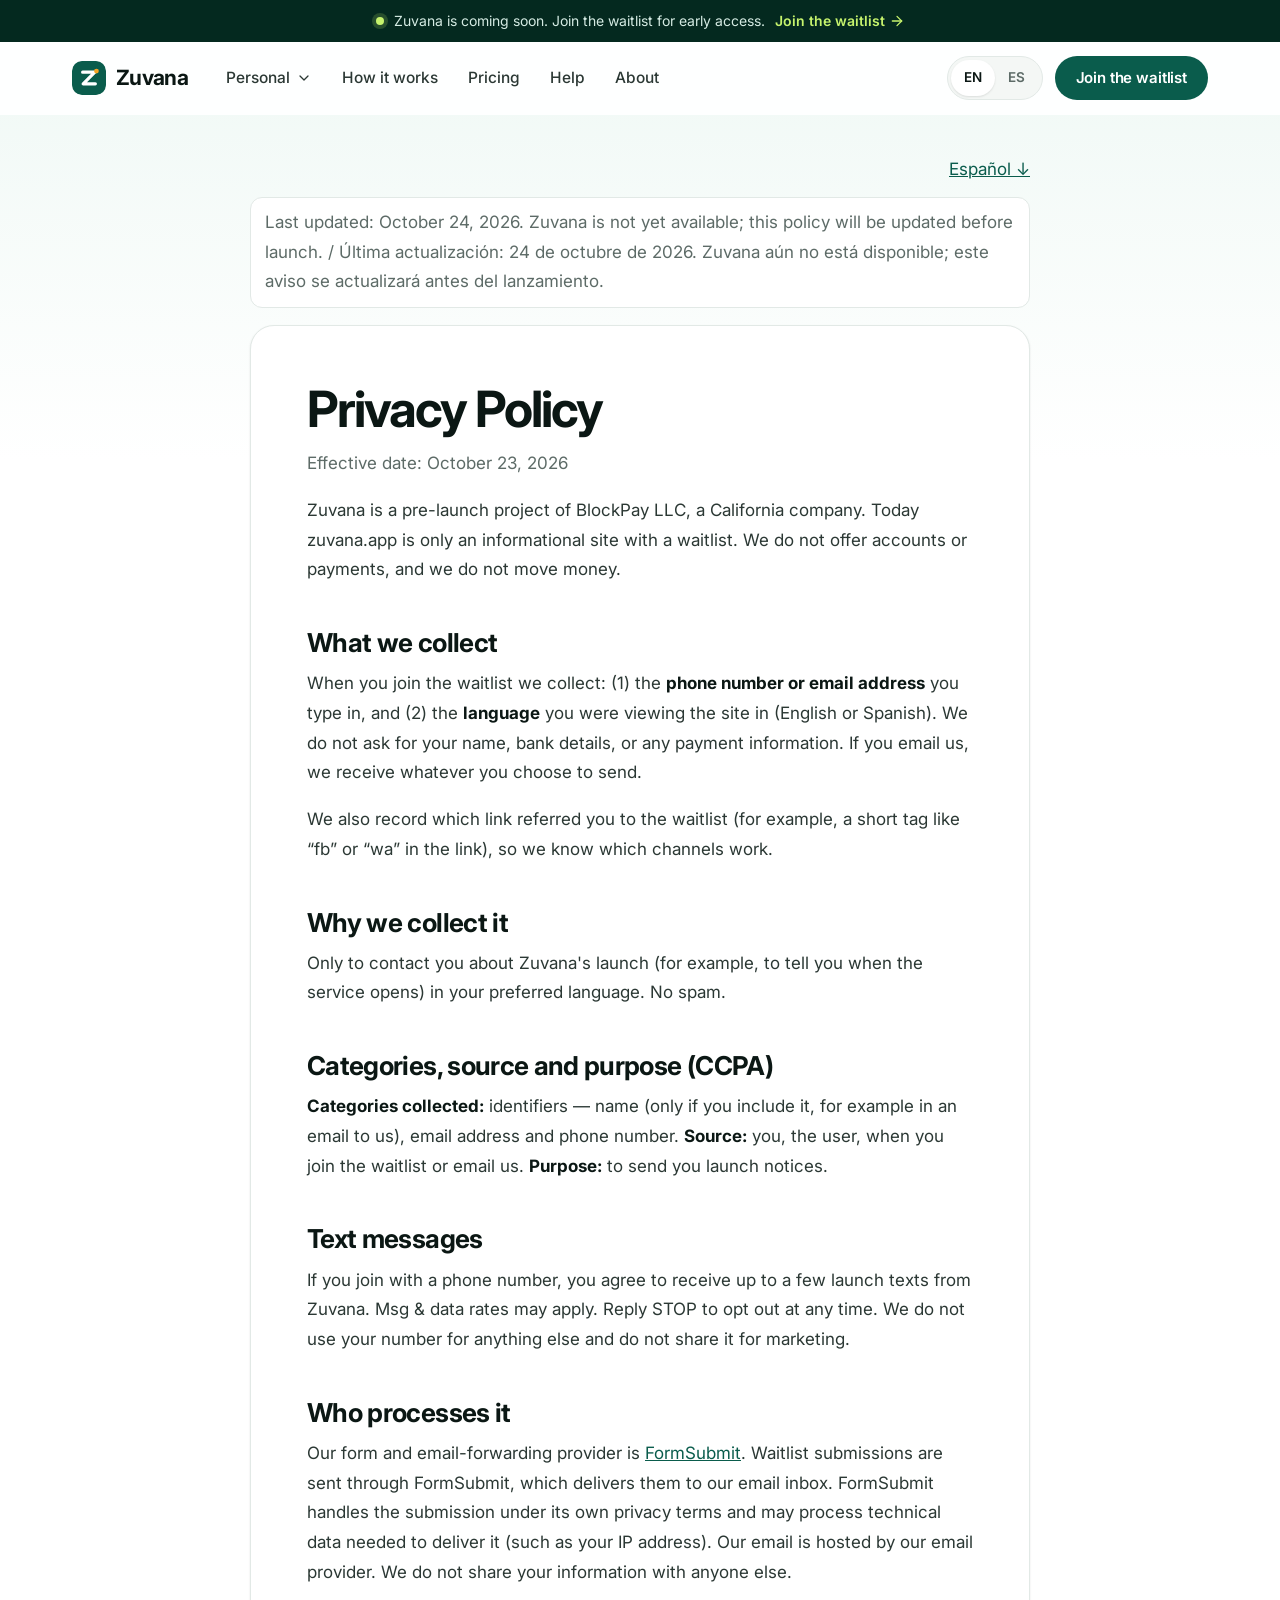
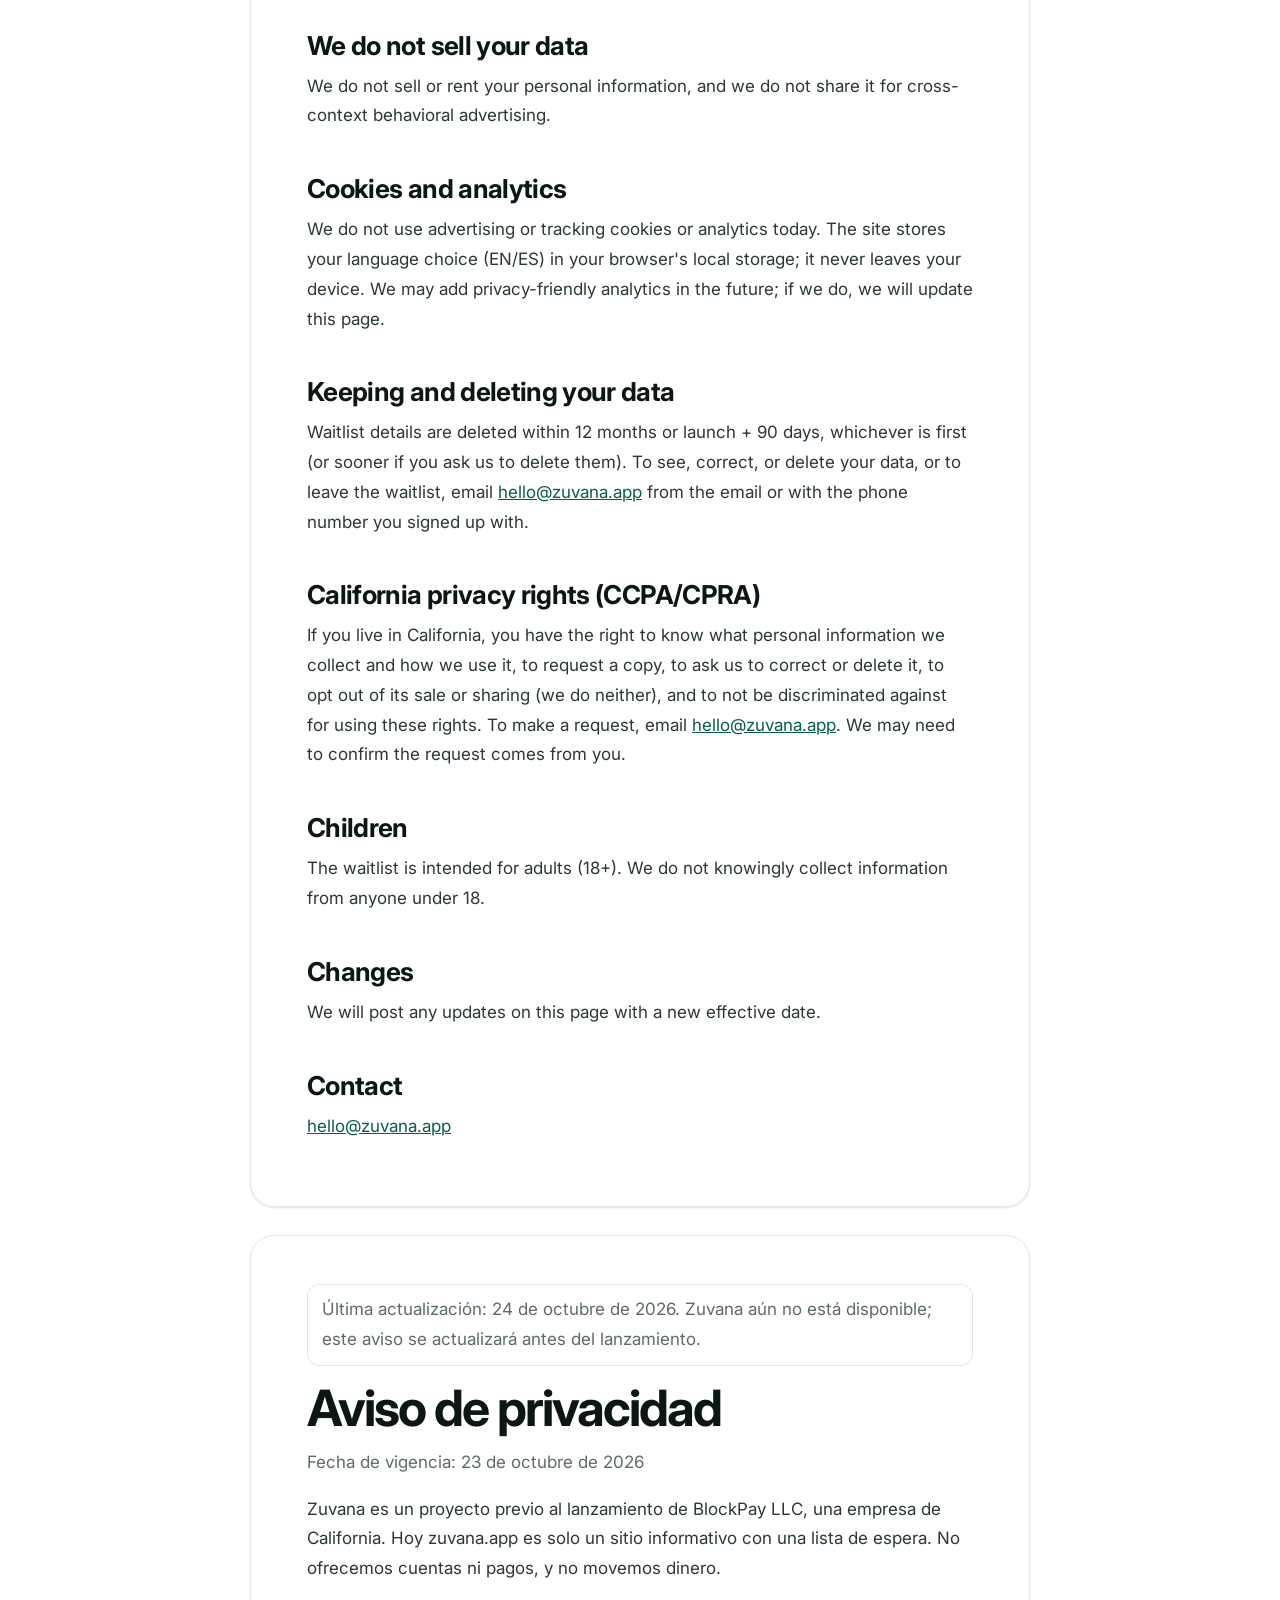
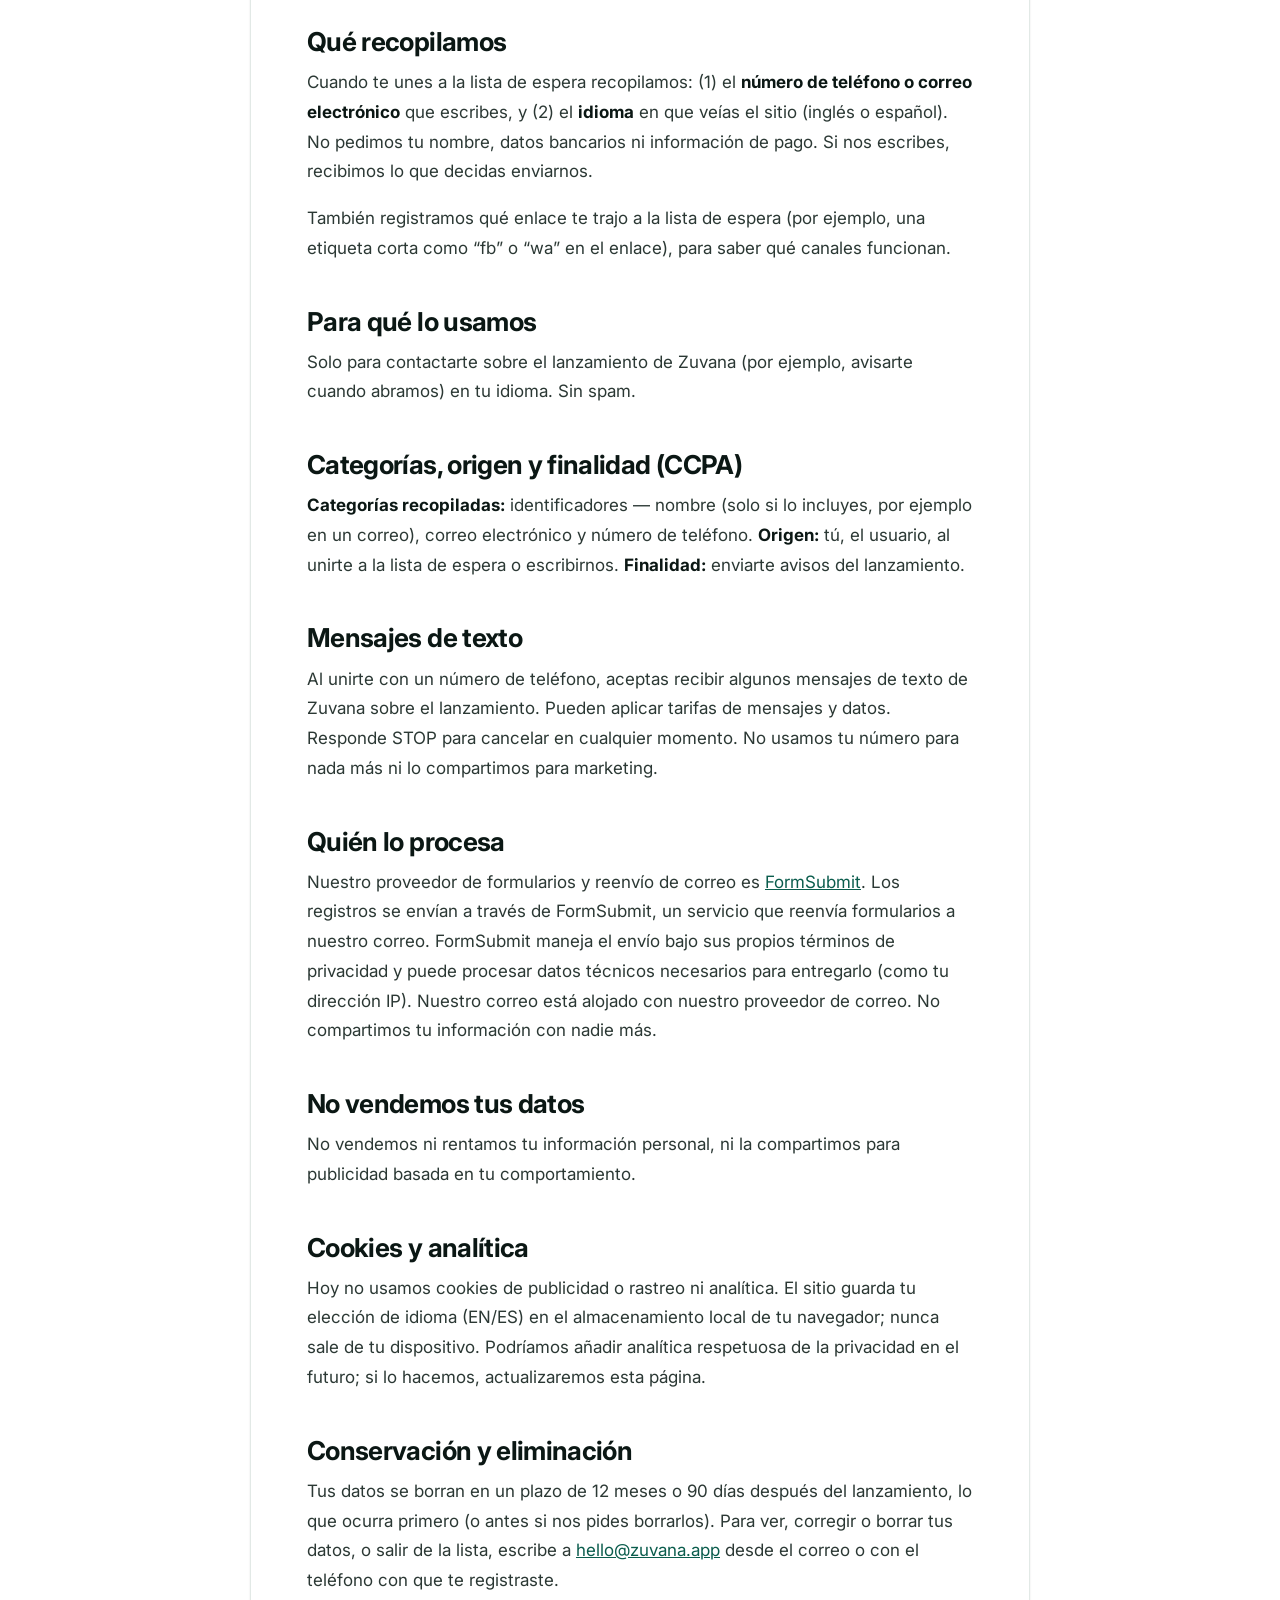
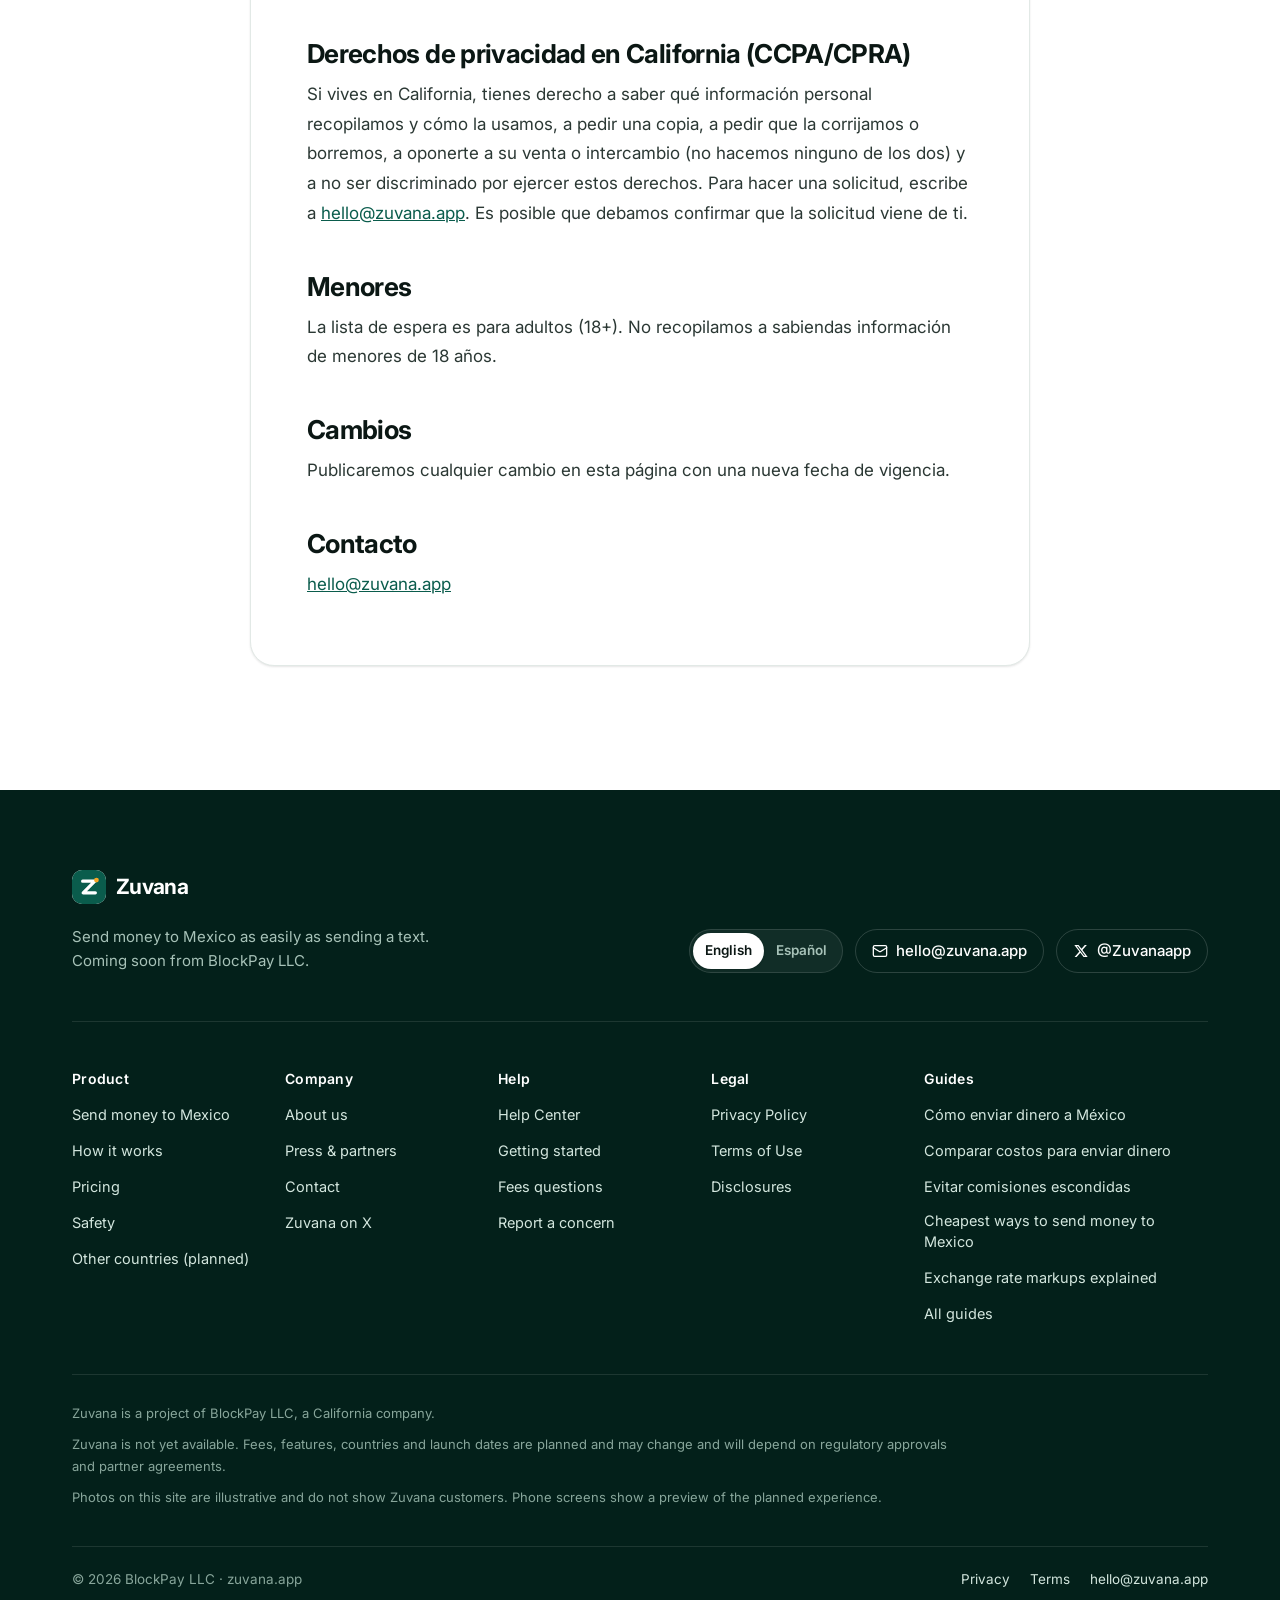
<file: privacy.html>
<!DOCTYPE html>
<html lang="en">
<head>
<meta charset="utf-8">
<meta name="viewport" content="width=device-width,initial-scale=1">
<title>Privacy Policy / Aviso de privacidad | Zuvana</title>
<meta name="description" content="How the Zuvana waitlist uses your phone or email. Cómo usa Zuvana tus datos de la lista de espera.">
<link rel="icon" href="favicon.ico" sizes="16x16 32x32 48x48">
<link rel="icon" href="favicon.svg" type="image/svg+xml">
<link rel="icon" href="favicon-32.png" sizes="32x32" type="image/png">
<link rel="apple-touch-icon" href="apple-touch-icon.png">
<link rel="canonical" href="https://zuvana.app/privacy.html">
<meta name="theme-color" content="#04291F">
<link rel="preconnect" href="https://fonts.googleapis.com">
<link rel="preconnect" href="https://fonts.gstatic.com" crossorigin>
<link rel="stylesheet" href="https://fonts.googleapis.com/css2?family=Inter:opsz,wght@14..32,400..800&display=swap">
<link rel="stylesheet" href="/styles.css">
<script>document.documentElement.classList.add("js")</script>
</head>
<body>
<!--data-v3-->
<svg width="0" height="0" style="position:absolute" aria-hidden="true" focusable="false"><defs>
<symbol id="f-us" viewBox="0 0 20 20"><rect width="20" height="20" fill="#fff"/><g fill="#c8102e"><rect y="0" width="20" height="1.54"/><rect y="3.08" width="20" height="1.54"/><rect y="6.15" width="20" height="1.54"/><rect y="9.23" width="20" height="1.54"/><rect y="12.3" width="20" height="1.54"/><rect y="15.38" width="20" height="1.54"/><rect y="18.46" width="20" height="1.54"/></g><rect width="9.5" height="10.77" fill="#1f3a8a"/><g fill="#fff"><circle cx="2.4" cy="2.4" r=".6"/><circle cx="4.75" cy="2.4" r=".6"/><circle cx="7.1" cy="2.4" r=".6"/><circle cx="3.6" cy="4.6" r=".6"/><circle cx="5.9" cy="4.6" r=".6"/><circle cx="2.4" cy="6.8" r=".6"/><circle cx="4.75" cy="6.8" r=".6"/><circle cx="7.1" cy="6.8" r=".6"/><circle cx="3.6" cy="9" r=".6"/><circle cx="5.9" cy="9" r=".6"/></g></symbol>
<symbol id="f-mx" viewBox="0 0 20 20"><rect width="6.67" height="20" fill="#006847"/><rect x="6.67" width="6.66" height="20" fill="#fff"/><rect x="13.33" width="6.67" height="20" fill="#ce1126"/><circle cx="10" cy="10" r="1.9" fill="#8a5a2b"/><path d="M8.3 11.2q1.7 1.4 3.4 0" stroke="#3a7d44" stroke-width=".6" fill="none"/></symbol>
<symbol id="i-msg" viewBox="0 0 24 24"><path d="M7.9 20A9 9 0 1 0 4 16.1L2 22Z"/></symbol>
<symbol id="i-phone" viewBox="0 0 24 24"><rect width="14" height="20" x="5" y="2" rx="2" ry="2"/><path d="M12 18h.01"/></symbol>
<symbol id="i-receipt" viewBox="0 0 24 24"><path d="M4 2v20l2-1 2 1 2-1 2 1 2-1 2 1 2-1 2 1V2l-2 1-2-1-2 1-2-1-2 1-2-1-2 1Z"/><path d="M16 8h-6a2 2 0 1 0 0 4h4a2 2 0 1 1 0 4H8"/><path d="M12 17.5v-11"/></symbol>
<symbol id="i-eye" viewBox="0 0 24 24"><path d="M2 12s3-7 10-7 10 7 10 7-3 7-10 7-10-7-10-7Z"/><circle cx="12" cy="12" r="3"/></symbol>
<symbol id="i-lang" viewBox="0 0 24 24"><path d="m5 8 6 6"/><path d="m4 14 6-6 2-3"/><path d="M2 5h12"/><path d="M7 2h1"/><path d="m22 22-5-10-5 10"/><path d="M14 18h6"/></symbol>
<symbol id="i-bank" viewBox="0 0 24 24"><path d="M3 22h18"/><path d="M6 18v-7"/><path d="M10 18v-7"/><path d="M14 18v-7"/><path d="M18 18v-7"/><path d="m12 2 8 5H4Z"/></symbol>
<symbol id="i-check" viewBox="0 0 24 24"><path d="M20 6 9 17l-5-5"/></symbol>
<symbol id="i-checkc" viewBox="0 0 24 24"><circle cx="12" cy="12" r="10"/><path d="m9 12 2 2 4-4"/></symbol>
<symbol id="i-arrow" viewBox="0 0 24 24"><path d="M5 12h14"/><path d="m12 5 7 7-7 7"/></symbol>
<symbol id="i-plus" viewBox="0 0 24 24"><path d="M5 12h14"/><path d="M12 5v14"/></symbol>
<symbol id="i-back" viewBox="0 0 24 24"><path d="m15 18-6-6 6-6"/></symbol>
<symbol id="i-right" viewBox="0 0 24 24"><path d="m9 18 6-6-6-6"/></symbol>
<symbol id="i-down" viewBox="0 0 24 24"><path d="m6 9 6 6 6-6"/></symbol>
<symbol id="i-info" viewBox="0 0 24 24"><circle cx="12" cy="12" r="10"/><path d="M12 16v-4"/><path d="M12 8h.01"/></symbol>
<symbol id="i-user" viewBox="0 0 24 24"><path d="M19 21v-2a4 4 0 0 0-4-4H9a4 4 0 0 0-4 4v2"/><circle cx="12" cy="7" r="4"/></symbol>
<symbol id="i-users" viewBox="0 0 24 24"><path d="M16 21v-2a4 4 0 0 0-4-4H6a4 4 0 0 0-4 4v2"/><circle cx="9" cy="7" r="4"/><path d="M22 21v-2a4 4 0 0 0-3-3.87"/><path d="M16 3.13a4 4 0 0 1 0 7.75"/></symbol>
<symbol id="i-menu" viewBox="0 0 24 24"><path d="M4 7h16"/><path d="M4 12h16"/><path d="M4 17h16"/></symbol>
<symbol id="i-x" viewBox="0 0 24 24"><path d="M18 6 6 18"/><path d="m6 6 12 12"/></symbol>
<symbol id="i-globe" viewBox="0 0 24 24"><circle cx="12" cy="12" r="10"/><path d="M12 2a14.5 14.5 0 0 0 0 20 14.5 14.5 0 0 0 0-20"/><path d="M2 12h20"/></symbol>
<symbol id="i-shield" viewBox="0 0 24 24"><path d="M20 13c0 5-3.5 7.5-7.66 8.95a1 1 0 0 1-.67-.01C7.5 20.5 4 18 4 13V6a1 1 0 0 1 1-1c2 0 4.5-1.2 6.24-2.72a1.17 1.17 0 0 1 1.52 0C14.51 3.81 17 5 19 5a1 1 0 0 1 1 1z"/><path d="m9 12 2 2 4-4"/></symbol>
<symbol id="i-id" viewBox="0 0 24 24"><rect width="20" height="14" x="2" y="5" rx="2"/><circle cx="8" cy="12" r="2"/><path d="M14 10h4"/><path d="M14 14h4"/><path d="M5 16.5c.6-1 1.7-1.5 3-1.5s2.4.5 3 1.5"/></symbol>
<symbol id="i-alert" viewBox="0 0 24 24"><path d="m21.73 18-8-14a2 2 0 0 0-3.48 0l-8 14A2 2 0 0 0 4 21h16a2 2 0 0 0 1.73-3"/><path d="M12 9v4"/><path d="M12 17h.01"/></symbol>
<symbol id="i-search" viewBox="0 0 24 24"><circle cx="11" cy="11" r="8"/><path d="m21 21-4.3-4.3"/></symbol>
<symbol id="i-mail" viewBox="0 0 24 24"><rect width="20" height="16" x="2" y="4" rx="2"/><path d="m22 7-8.97 5.7a1.94 1.94 0 0 1-2.06 0L2 7"/></symbol>
<symbol id="i-heart" viewBox="0 0 24 24"><path d="M19 14c1.49-1.46 3-3.21 3-5.5A5.5 5.5 0 0 0 16.5 3c-1.76 0-3 .5-4.5 2-1.5-1.5-2.74-2-4.5-2A5.5 5.5 0 0 0 2 8.5c0 2.3 1.5 4.05 3 5.5l7 7Z"/></symbol>
<symbol id="i-book" viewBox="0 0 24 24"><path d="M2 3h6a4 4 0 0 1 4 4v14a3 3 0 0 0-3-3H2z"/><path d="M22 3h-6a4 4 0 0 0-4 4v14a3 3 0 0 1 3-3h7z"/></symbol>
<symbol id="i-help" viewBox="0 0 24 24"><circle cx="12" cy="12" r="10"/><path d="M9.09 9a3 3 0 0 1 5.83 1c0 2-3 3-3 3"/><path d="M12 17h.01"/></symbol>
<symbol id="i-key" viewBox="0 0 24 24"><circle cx="7.5" cy="15.5" r="5.5"/><path d="m21 2-9.6 9.6"/><path d="m15.5 7.5 3 3L22 7l-3-3"/></symbol>
<symbol id="i-clock" viewBox="0 0 24 24"><circle cx="12" cy="12" r="10"/><path d="M12 6v6l4 2"/></symbol>
<symbol id="i-handshake" viewBox="0 0 24 24"><path d="m11 17 2 2a1 1 0 1 0 3-3"/><path d="m14 14 2.5 2.5a1 1 0 1 0 3-3l-3.88-3.88a3 3 0 0 0-4.24 0l-.88.88a1 1 0 1 1-3-3l2.81-2.81a5.79 5.79 0 0 1 7.06-.87l.47.28a2 2 0 0 0 1.42.25L21 4"/><path d="m21 3 1 11h-2"/><path d="M3 3 2 14l6.5 6.5a1 1 0 1 0 3-3"/><path d="M3 4h8"/></symbol>
<symbol id="i-sparkle" viewBox="0 0 24 24"><path d="M9.94 15.5A2 2 0 0 0 8.5 14.06l-6.14-1.58a.5.5 0 0 1 0-.96L8.5 9.94A2 2 0 0 0 9.94 8.5l1.58-6.14a.5.5 0 0 1 .96 0L14.06 8.5A2 2 0 0 0 15.5 9.94l6.14 1.58a.5.5 0 0 1 0 .96L15.5 14.06a2 2 0 0 0-1.44 1.44l-1.58 6.14a.5.5 0 0 1-.96 0z"/></symbol>
<symbol id="i-file" viewBox="0 0 24 24"><path d="M15 2H6a2 2 0 0 0-2 2v16a2 2 0 0 0 2 2h12a2 2 0 0 0 2-2V7Z"/><path d="M14 2v4a2 2 0 0 0 2 2h4"/><path d="M10 13h4"/><path d="M10 17h4"/></symbol>
<symbol id="i-store" viewBox="0 0 24 24"><path d="m2 7 4.41-4.41A2 2 0 0 1 7.83 2h8.34a2 2 0 0 1 1.42.59L22 7"/><path d="M4 12v8a2 2 0 0 0 2 2h12a2 2 0 0 0 2-2v-8"/><path d="M15 22v-4a2 2 0 0 0-2-2h-2a2 2 0 0 0-2 2v4"/><path d="M2 7h20"/><path d="M22 7v3a2 2 0 0 1-2 2a2.7 2.7 0 0 1-1.59-.63.7.7 0 0 0-.82 0A2.7 2.7 0 0 1 16 12a2.7 2.7 0 0 1-1.59-.63.7.7 0 0 0-.82 0A2.7 2.7 0 0 1 12 12a2.7 2.7 0 0 1-1.59-.63.7.7 0 0 0-.82 0A2.7 2.7 0 0 1 8 12a2.7 2.7 0 0 1-1.59-.63.7.7 0 0 0-.82 0A2.7 2.7 0 0 1 4 12a2 2 0 0 1-2-2V7"/></symbol>
<symbol id="i-grad" viewBox="0 0 24 24"><path d="M21.42 10.92a1 1 0 0 0-.02-1.84L12.83 5.18a2 2 0 0 0-1.66 0L2.6 9.08a1 1 0 0 0 0 1.83l8.57 3.91a2 2 0 0 0 1.66 0z"/><path d="M22 10v6"/><path d="M6 12.5V16a6 3 0 0 0 12 0v-3.5"/></symbol>
<symbol id="i-home" viewBox="0 0 24 24"><path d="M15 21v-8a1 1 0 0 0-1-1h-4a1 1 0 0 0-1 1v8"/><path d="M3 10a2 2 0 0 1 .71-1.53l7-6a2 2 0 0 1 2.58 0l7 6A2 2 0 0 1 21 10v9a2 2 0 0 1-2 2H5a2 2 0 0 1-2-2z"/></symbol>
<symbol id="i-xlogo" viewBox="0 0 24 24"><path fill="currentColor" stroke="none" d="M17.75 3h3.07l-6.7 7.66L22 21h-6.17l-4.84-6.32L5.45 21H2.37l7.17-8.2L2 3h6.33l4.37 5.78L17.75 3Zm-1.08 16.2h1.7L7.4 4.73H5.58L16.67 19.2Z"/></symbol>
</defs></svg>
<a class="skip" href="#main"><span data-i="kb58273f">Skip to content</span></a>
<div class="announce" role="region" aria-label="Announcement" data-t-aria-label="kfeb4d2d"><div class="container announce-in"><span class="dot" aria-hidden="true"></span><span><span data-i="ke123658">Zuvana is coming soon. Join the waitlist for early access.</span></span><a href="/#wl"><span data-i="kfd27891">Join the waitlist</span><svg class="ic" aria-hidden="true"><use href="#i-arrow"/></svg></a></div></div>
<header class="site-header" id="top">
  <div class="container nav">
    <a class="brand" href="/" aria-label="Zuvana home" data-t-aria-label="kb86e06b"><img src="/logo.svg" alt="" width="34" height="34">Zuvana</a>
    <nav class="primary" aria-label="Main" data-t-aria-label="ka02c83a">
      <ul class="menu">
        <li class="has-mega"><button class="menu-btn" type="button" aria-expanded="false" aria-controls="mega-personal"><span><span data-i="k184daff">Personal</span></span><svg class="ic" aria-hidden="true"><use href="#i-down"/></svg></button>
          <div class="mega" id="mega-personal">
            <div>
              <p class="mega-h"><span data-i="k66421c0">Send money</span></p>
              <a class="mega-item" href="/"><span class="mi"><span class="flag" aria-hidden="true"><svg viewBox="0 0 20 20"><use href="#f-mx"/></svg></span></span><span><b><span data-i="k58bee92">To Mexico</span></b><small><span data-i="k82a7772">Our launch corridor, coming soon</span></small></span></a>
              <a class="mega-item" href="/help.html#countries"><span class="mi"><svg class="ic" aria-hidden="true"><use href="#i-globe"/></svg></span><span><b><span data-i="k467dd70">Other countries (planned)</span></b><small><span data-i="k6ffb12f">More corridors after launch</span></small></span></a>
              <a class="mega-item" href="/guides/"><span class="mi"><svg class="ic" aria-hidden="true"><use href="#i-book"/></svg></span><span><b><span data-i="k45389ee">Guides</span></b><small><span data-i="k0163648">Free guides to sending money home</span></small></span></a>
            </div>
            <div>
              <p class="mega-h"><span data-i="k2f1a3e6">Learn</span></p>
              <a class="mega-item" href="/how-it-works.html"><span class="mi"><svg class="ic" aria-hidden="true"><use href="#i-msg"/></svg></span><span><b><span data-i="k9ffdb95">How it works</span></b><small><span data-i="kc6520cc">Send by text, step by step</span></small></span></a>
              <a class="mega-item" href="/pricing.html"><span class="mi"><svg class="ic" aria-hidden="true"><use href="#i-receipt"/></svg></span><span><b><span data-i="ke22ac25">Pricing</span></b><small><span data-i="k71e75e0">One planned flat fee</span></small></span></a>
              <a class="mega-item" href="/safety.html"><span class="mi"><svg class="ic" aria-hidden="true"><use href="#i-shield"/></svg></span><span><b><span data-i="k6472ce4">Safety</span></b><small><span data-i="kb361ba9">How we plan to protect you</span></small></span></a>
            </div>
            <div class="mega-feature">
              <div><b><span data-i="k227165d">Be first in line</span></b><p><span data-i="k96fa084">Join the waitlist and we'll tell you when Zuvana opens.</span></p></div>
              <a class="btn btn-accent btn-sm" href="/#wl"><span data-i="kfd27891">Join the waitlist</span></a>
            </div>
          </div>
        </li>
        <li><a href="/how-it-works.html"><span data-i="k9ffdb95">How it works</span></a></li>
        <li><a href="/pricing.html"><span data-i="ke22ac25">Pricing</span></a></li>
        <li><a href="/help.html"><span data-i="k6a26f54">Help</span></a></li>
        <li><a href="/about.html"><span data-i="k8f7f4c1">About</span></a></li>
      </ul>
    </nav>
    <div class="nav-right">
      <div class="lang-switch" role="group" aria-label="Language" data-t-aria-label="k4994a8f"><button type="button" data-set="en" aria-pressed="true">EN</button><button type="button" data-set="es" aria-pressed="false">ES</button></div>
      <a class="btn btn-primary btn-sm nav-cta" href="/#wl"><span data-i="kfd27891">Join the waitlist</span></a>
      <button class="burger" type="button" aria-expanded="false" aria-controls="drawer" aria-label="Open menu"><svg class="ic" aria-hidden="true"><use href="#i-menu"/></svg></button>
    </div>
  </div>
</header>
<div class="scrim" aria-hidden="true"></div>
<div class="drawer" id="drawer" role="dialog" aria-modal="true" aria-label="Menu" data-t-aria-label="kb615412" aria-hidden="true">
  <div class="drawer-top"><a class="brand" href="/"><img src="/logo.svg" alt="" width="34" height="34">Zuvana</a><button class="burger drawer-close" type="button" aria-label="Close menu" data-t-aria-label="k68f18f6"><svg class="ic" aria-hidden="true"><use href="#i-x"/></svg></button></div>
  <div class="drawer-body">
    <p class="drawer-h"><span data-i="k66421c0">Send money</span></p>
    <a class="dl" href="/"><span><span data-i="k58bee92">To Mexico</span> <small><span data-i="k81151a1">Coming soon</span></small></span><svg class="ic" aria-hidden="true"><use href="#i-right"/></svg></a>
    <a class="dl" href="/help.html#countries"><span><span data-i="k467dd70">Other countries (planned)</span></span><svg class="ic" aria-hidden="true"><use href="#i-right"/></svg></a>
    <a class="dl" href="/guides/"><span><span data-i="k45389ee">Guides</span></span><svg class="ic" aria-hidden="true"><use href="#i-right"/></svg></a>
    <p class="drawer-h"><span data-i="k1c76cbf">Company</span></p>
    <a class="dl" href="/how-it-works.html"><span><span data-i="k9ffdb95">How it works</span></span><svg class="ic" aria-hidden="true"><use href="#i-right"/></svg></a>
    <a class="dl" href="/pricing.html"><span><span data-i="ke22ac25">Pricing</span></span><svg class="ic" aria-hidden="true"><use href="#i-right"/></svg></a>
    <a class="dl" href="/safety.html"><span><span data-i="k6472ce4">Safety</span></span><svg class="ic" aria-hidden="true"><use href="#i-right"/></svg></a>
    <a class="dl" href="/help.html"><span><span data-i="kefdaf9f">Help Center</span></span><svg class="ic" aria-hidden="true"><use href="#i-right"/></svg></a>
    <a class="dl" href="/about.html"><span><span data-i="k8f7f4c1">About</span></span><svg class="ic" aria-hidden="true"><use href="#i-right"/></svg></a>
  </div>
  <div class="drawer-foot">
    <div class="lang-switch" role="group" aria-label="Language" data-t-aria-label="k4994a8f"><button type="button" data-set="en" aria-pressed="true">English</button><button type="button" data-set="es" aria-pressed="false">Español</button></div>
    <a class="btn btn-primary btn-block" href="/#wl"><span data-i="kfd27891">Join the waitlist</span><svg class="ic" aria-hidden="true"><use href="#i-arrow"/></svg></a>
  </div>
</div>
<div class="page">
<p class="page-tools"><a href="#es" lang="es">Español ↓</a></p>
<main id="main">
<p class="draft">Last updated: October 24, 2026. Zuvana is not yet available; this policy will be updated before launch. / Última actualización: 24 de octubre de 2026. Zuvana aún no está disponible; este aviso se actualizará antes del lanzamiento.</p>
<article class="doc" lang="en" id="en">
<h1>Privacy Policy</h1>
<p class="mut">Effective date: October 23, 2026</p>
<p>Zuvana is a pre-launch project of BlockPay LLC, a California company. Today zuvana.app is only an informational site with a waitlist. We do not offer accounts or payments, and we do not move money.</p>
<h2>What we collect</h2>
<p>When you join the waitlist we collect: (1) the <strong>phone number or email address</strong> you type in, and (2) the <strong>language</strong> you were viewing the site in (English or Spanish). We do not ask for your name, bank details, or any payment information. If you email us, we receive whatever you choose to send.</p>
<p>We also record which link referred you to the waitlist (for example, a short tag like “fb” or “wa” in the link), so we know which channels work.</p>
<h2>Why we collect it</h2>
<p>Only to contact you about Zuvana's launch (for example, to tell you when the service opens) in your preferred language. No spam.</p>
<h2>Categories, source and purpose (CCPA)</h2>
<p><strong>Categories collected:</strong> identifiers — name (only if you include it, for example in an email to us), email address and phone number. <strong>Source:</strong> you, the user, when you join the waitlist or email us. <strong>Purpose:</strong> to send you launch notices.</p>
<h2>Text messages</h2>
<p>If you join with a phone number, you agree to receive up to a few launch texts from Zuvana. Msg &amp; data rates may apply. Reply STOP to opt out at any time. We do not use your number for anything else and do not share it for marketing.</p>
<h2>Who processes it</h2>
<p>Our form and email-forwarding provider is <a href="https://formsubmit.co/">FormSubmit</a>. Waitlist submissions are sent through FormSubmit, which delivers them to our email inbox. FormSubmit handles the submission under its own privacy terms and may process technical data needed to deliver it (such as your IP address). Our email is hosted by our email provider. We do not share your information with anyone else.</p>
<h2>We do not sell your data</h2>
<p>We do not sell or rent your personal information, and we do not share it for cross-context behavioral advertising.</p>
<h2>Cookies and analytics</h2>
<p>We do not use advertising or tracking cookies or analytics today. The site stores your language choice (EN/ES) in your browser's local storage; it never leaves your device. We may add privacy-friendly analytics in the future; if we do, we will update this page.</p>
<h2>Keeping and deleting your data</h2>
<p>Waitlist details are deleted within 12 months or launch + 90 days, whichever is first (or sooner if you ask us to delete them). To see, correct, or delete your data, or to leave the waitlist, email <a href="mailto:hello@zuvana.app">hello@zuvana.app</a> from the email or with the phone number you signed up with.</p>
<h2>California privacy rights (CCPA/CPRA)</h2>
<p>If you live in California, you have the right to know what personal information we collect and how we use it, to request a copy, to ask us to correct or delete it, to opt out of its sale or sharing (we do neither), and to not be discriminated against for using these rights. To make a request, email <a href="mailto:hello@zuvana.app">hello@zuvana.app</a>. We may need to confirm the request comes from you.</p>
<h2>Children</h2>
<p>The waitlist is intended for adults (18+). We do not knowingly collect information from anyone under 18.</p>
<h2>Changes</h2>
<p>We will post any updates on this page with a new effective date.</p>
<h2>Contact</h2>
<p><a href="mailto:hello@zuvana.app">hello@zuvana.app</a></p>
</article>
<article class="doc" lang="es" id="es">
<p class="draft">Última actualización: 24 de octubre de 2026. Zuvana aún no está disponible; este aviso se actualizará antes del lanzamiento.</p>
<h1>Aviso de privacidad</h1>
<p class="mut">Fecha de vigencia: 23 de octubre de 2026</p>
<p>Zuvana es un proyecto previo al lanzamiento de BlockPay LLC, una empresa de California. Hoy zuvana.app es solo un sitio informativo con una lista de espera. No ofrecemos cuentas ni pagos, y no movemos dinero.</p>
<h2>Qué recopilamos</h2>
<p>Cuando te unes a la lista de espera recopilamos: (1) el <strong>número de teléfono o correo electrónico</strong> que escribes, y (2) el <strong>idioma</strong> en que veías el sitio (inglés o español). No pedimos tu nombre, datos bancarios ni información de pago. Si nos escribes, recibimos lo que decidas enviarnos.</p>
<p>También registramos qué enlace te trajo a la lista de espera (por ejemplo, una etiqueta corta como “fb” o “wa” en el enlace), para saber qué canales funcionan.</p>
<h2>Para qué lo usamos</h2>
<p>Solo para contactarte sobre el lanzamiento de Zuvana (por ejemplo, avisarte cuando abramos) en tu idioma. Sin spam.</p>
<h2>Categorías, origen y finalidad (CCPA)</h2>
<p><strong>Categorías recopiladas:</strong> identificadores — nombre (solo si lo incluyes, por ejemplo en un correo), correo electrónico y número de teléfono. <strong>Origen:</strong> tú, el usuario, al unirte a la lista de espera o escribirnos. <strong>Finalidad:</strong> enviarte avisos del lanzamiento.</p>
<h2>Mensajes de texto</h2>
<p>Al unirte con un número de teléfono, aceptas recibir algunos mensajes de texto de Zuvana sobre el lanzamiento. Pueden aplicar tarifas de mensajes y datos. Responde STOP para cancelar en cualquier momento. No usamos tu número para nada más ni lo compartimos para marketing.</p>
<h2>Quién lo procesa</h2>
<p>Nuestro proveedor de formularios y reenvío de correo es <a href="https://formsubmit.co/">FormSubmit</a>. Los registros se envían a través de FormSubmit, un servicio que reenvía formularios a nuestro correo. FormSubmit maneja el envío bajo sus propios términos de privacidad y puede procesar datos técnicos necesarios para entregarlo (como tu dirección IP). Nuestro correo está alojado con nuestro proveedor de correo. No compartimos tu información con nadie más.</p>
<h2>No vendemos tus datos</h2>
<p>No vendemos ni rentamos tu información personal, ni la compartimos para publicidad basada en tu comportamiento.</p>
<h2>Cookies y analítica</h2>
<p>Hoy no usamos cookies de publicidad o rastreo ni analítica. El sitio guarda tu elección de idioma (EN/ES) en el almacenamiento local de tu navegador; nunca sale de tu dispositivo. Podríamos añadir analítica respetuosa de la privacidad en el futuro; si lo hacemos, actualizaremos esta página.</p>
<h2>Conservación y eliminación</h2>
<p>Tus datos se borran en un plazo de 12 meses o 90 días después del lanzamiento, lo que ocurra primero (o antes si nos pides borrarlos). Para ver, corregir o borrar tus datos, o salir de la lista, escribe a <a href="mailto:hello@zuvana.app">hello@zuvana.app</a> desde el correo o con el teléfono con que te registraste.</p>
<h2>Derechos de privacidad en California (CCPA/CPRA)</h2>
<p>Si vives en California, tienes derecho a saber qué información personal recopilamos y cómo la usamos, a pedir una copia, a pedir que la corrijamos o borremos, a oponerte a su venta o intercambio (no hacemos ninguno de los dos) y a no ser discriminado por ejercer estos derechos. Para hacer una solicitud, escribe a <a href="mailto:hello@zuvana.app">hello@zuvana.app</a>. Es posible que debamos confirmar que la solicitud viene de ti.</p>
<h2>Menores</h2>
<p>La lista de espera es para adultos (18+). No recopilamos a sabiendas información de menores de 18 años.</p>
<h2>Cambios</h2>
<p>Publicaremos cualquier cambio en esta página con una nueva fecha de vigencia.</p>
<h2>Contacto</h2>
<p><a href="mailto:hello@zuvana.app">hello@zuvana.app</a></p>
</article>
</main>
</div>
<footer class="site-footer">
  <div class="container">
    <div class="foot-top">
      <div><a class="brand" href="/"><img src="/logo.svg" alt="" width="34" height="34">Zuvana</a>
      <p class="foot-tag"><span data-i="kff8149c">Send money to Mexico as easily as sending a text. Coming soon from BlockPay LLC.</span></p></div>
      <div class="foot-contact">
        <div class="lang-switch" role="group" aria-label="Language" data-t-aria-label="k4994a8f"><button type="button" data-set="en" aria-pressed="true">English</button><button type="button" data-set="es" aria-pressed="false">Español</button></div>
        <a class="pillink" href="mailto:hello@zuvana.app"><svg class="ic" aria-hidden="true"><use href="#i-mail"/></svg>hello@zuvana.app</a>
        <a class="pillink" href="https://x.com/Zuvanaapp" rel="noopener" target="_blank" aria-label="Zuvana on X (opens in a new tab)" data-t-aria-label="kcdee2f4"><svg class="ic" aria-hidden="true"><use href="#i-xlogo"/></svg>@Zuvanaapp</a>
      </div>
    </div>
    <nav class="foot-cols" aria-label="Footer" data-t-aria-label="kded40f2">
      <div><h3><span data-i="kdeb1051">Product</span></h3><ul>
        <li><a href="/"><span data-i="kb3b4e52">Send money to Mexico</span></a></li>
        <li><a href="/how-it-works.html"><span data-i="k9ffdb95">How it works</span></a></li>
        <li><a href="/pricing.html"><span data-i="ke22ac25">Pricing</span></a></li>
        <li><a href="/safety.html"><span data-i="k6472ce4">Safety</span></a></li>
        <li><a href="/help.html#countries"><span data-i="k467dd70">Other countries (planned)</span></a></li></ul></div>
      <div><h3><span data-i="k1c76cbf">Company</span></h3><ul>
        <li><a href="/about.html"><span data-i="kcf23ee2">About us</span></a></li>
        <li><a href="/about.html#press"><span data-h="k120eb67">Press &amp; partners</span></a></li>
        <li><a href="mailto:hello@zuvana.app"><span data-i="kbbaff12">Contact</span></a></li>
        <li><a href="https://x.com/Zuvanaapp" rel="noopener" target="_blank"><span data-i="k32ee04e">Zuvana on X</span></a></li></ul></div>
      <div><h3><span data-i="k6a26f54">Help</span></h3><ul>
        <li><a href="/help.html"><span data-i="kefdaf9f">Help Center</span></a></li>
        <li><a href="/help.html#getting-started"><span data-i="kcb59b87">Getting started</span></a></li>
        <li><a href="/help.html#fees"><span data-i="k6185d6c">Fees questions</span></a></li>
        <li><a href="/safety.html#report"><span data-i="k89ac304">Report a concern</span></a></li></ul></div>
      <div><h3><span data-i="ka10a9bc">Legal</span></h3><ul>
        <li><a href="/privacy.html"><span data-i="kfa2ead6">Privacy Policy</span></a></li>
        <li><a href="/terms.html"><span data-i="k985a4b7">Terms of Use</span></a></li>
        <li><a href="#fineprint"><span data-i="k64338fe">Disclosures</span></a></li></ul></div>
      <div><h3><span data-i="k45389ee">Guides</span></h3><ul>
        <li><a href="/guides/como-enviar-dinero-a-mexico.html" lang="es">Cómo enviar dinero a México</a></li>
        <li><a href="/guides/comparar-costos-enviar-dinero-mexico.html" lang="es">Comparar costos para enviar dinero</a></li>
        <li><a href="/guides/evitar-comisiones-escondidas-envio-mexico.html" lang="es">Evitar comisiones escondidas</a></li>
        <li><a href="/guides/cheapest-way-to-send-money-to-mexico.html" lang="en">Cheapest ways to send money to Mexico</a></li>
        <li><a href="/guides/exchange-rate-markups-explained.html" lang="en">Exchange rate markups explained</a></li>
        <li><a href="/guides/"><span data-i="ke5e017a">All guides</span></a></li></ul></div>
    </nav>
    <div class="fineprint" id="fineprint">
      <p><span data-i="kf4358e3">Zuvana is a project of BlockPay LLC, a California company.</span></p>
      <p><span data-i="ka595321">Zuvana is not yet available. Fees, features, countries and launch dates are planned and may change and will depend on regulatory approvals and partner agreements.</span></p>
      <p><span data-i="k398bf49">Photos on this site are illustrative and do not show Zuvana customers. Phone screens show a preview of the planned experience.</span></p>
    </div>
    <div class="foot-bottom">
      <span>© 2026 BlockPay LLC · zuvana.app</span>
      <ul><li><a href="/privacy.html"><span data-i="kc5f29bb">Privacy</span></a></li><li><a href="/terms.html"><span data-i="k6f1bf85">Terms</span></a></li><li><a href="mailto:hello@zuvana.app">hello@zuvana.app</a></li></ul>
    </div>
  </div>
</footer>
<script>window.TES={"kfeb4d2d": "Aviso", "kb86e06b": "Inicio de Zuvana", "ka02c83a": "Principal", "k4994a8f": "Idioma", "kb615412": "Menú", "k68f18f6": "Cerrar menú", "kb58273f": "Ir al contenido", "ke123658": "Zuvana llegará pronto. Únete a la lista de espera para tener acceso anticipado.", "kfd27891": "Unirme a la lista", "k184daff": "Personal", "k66421c0": "Enviar dinero", "k58bee92": "A México", "k82a7772": "Nuestra primera ruta, muy pronto", "k467dd70": "Otros países (planeado)", "k6ffb12f": "Más rutas después del lanzamiento", "k45389ee": "Guías", "k0163648": "Guías gratis para enviar dinero a casa", "k2f1a3e6": "Conoce", "k9ffdb95": "Cómo funciona", "kc6520cc": "Envía por mensaje, paso a paso", "ke22ac25": "Precios", "k71e75e0": "Una comisión fija planeada", "k6472ce4": "Seguridad", "kb361ba9": "Cómo planeamos protegerte", "k227165d": "Sé de los primeros", "k96fa084": "Únete a la lista y te avisaremos cuando Zuvana abra.", "k6a26f54": "Ayuda", "k8f7f4c1": "Nosotros", "k81151a1": "Muy pronto", "k1c76cbf": "Compañía", "kefdaf9f": "Centro de ayuda", "kcdee2f4": "Zuvana en X (se abre en otra pestaña)", "kded40f2": "Pie de página", "kff8149c": "Envía dinero a México tan fácil como mandar un mensaje. Muy pronto, de BlockPay LLC.", "kdeb1051": "Producto", "kb3b4e52": "Enviar dinero a México", "kcf23ee2": "Sobre nosotros", "k120eb67": "Prensa y socios", "kbbaff12": "Contacto", "k32ee04e": "Zuvana en X", "kcb59b87": "Primeros pasos", "k6185d6c": "Preguntas sobre comisiones", "k89ac304": "Reportar algo sospechoso", "ka10a9bc": "Legal", "kfa2ead6": "Política de privacidad", "k985a4b7": "Términos de uso", "k64338fe": "Avisos", "ke5e017a": "Todas las guías", "kf4358e3": "Zuvana es un proyecto de BlockPay LLC, una empresa de California.", "ka595321": "Zuvana aún no está disponible. Las comisiones, funciones, países y fechas de lanzamiento son planes que pueden cambiar y dependerán de aprobaciones regulatorias y acuerdos con socios.", "k398bf49": "Las fotos de este sitio son ilustrativas y no muestran clientes de Zuvana. Las pantallas de teléfono muestran una vista previa de la experiencia planeada.", "kc5f29bb": "Privacidad", "k6f1bf85": "Términos"};window.TES_TITLE="Política de privacidad · Zuvana";</script>
<script src="/site.js" defer></script>
</body>
</html>
</file>
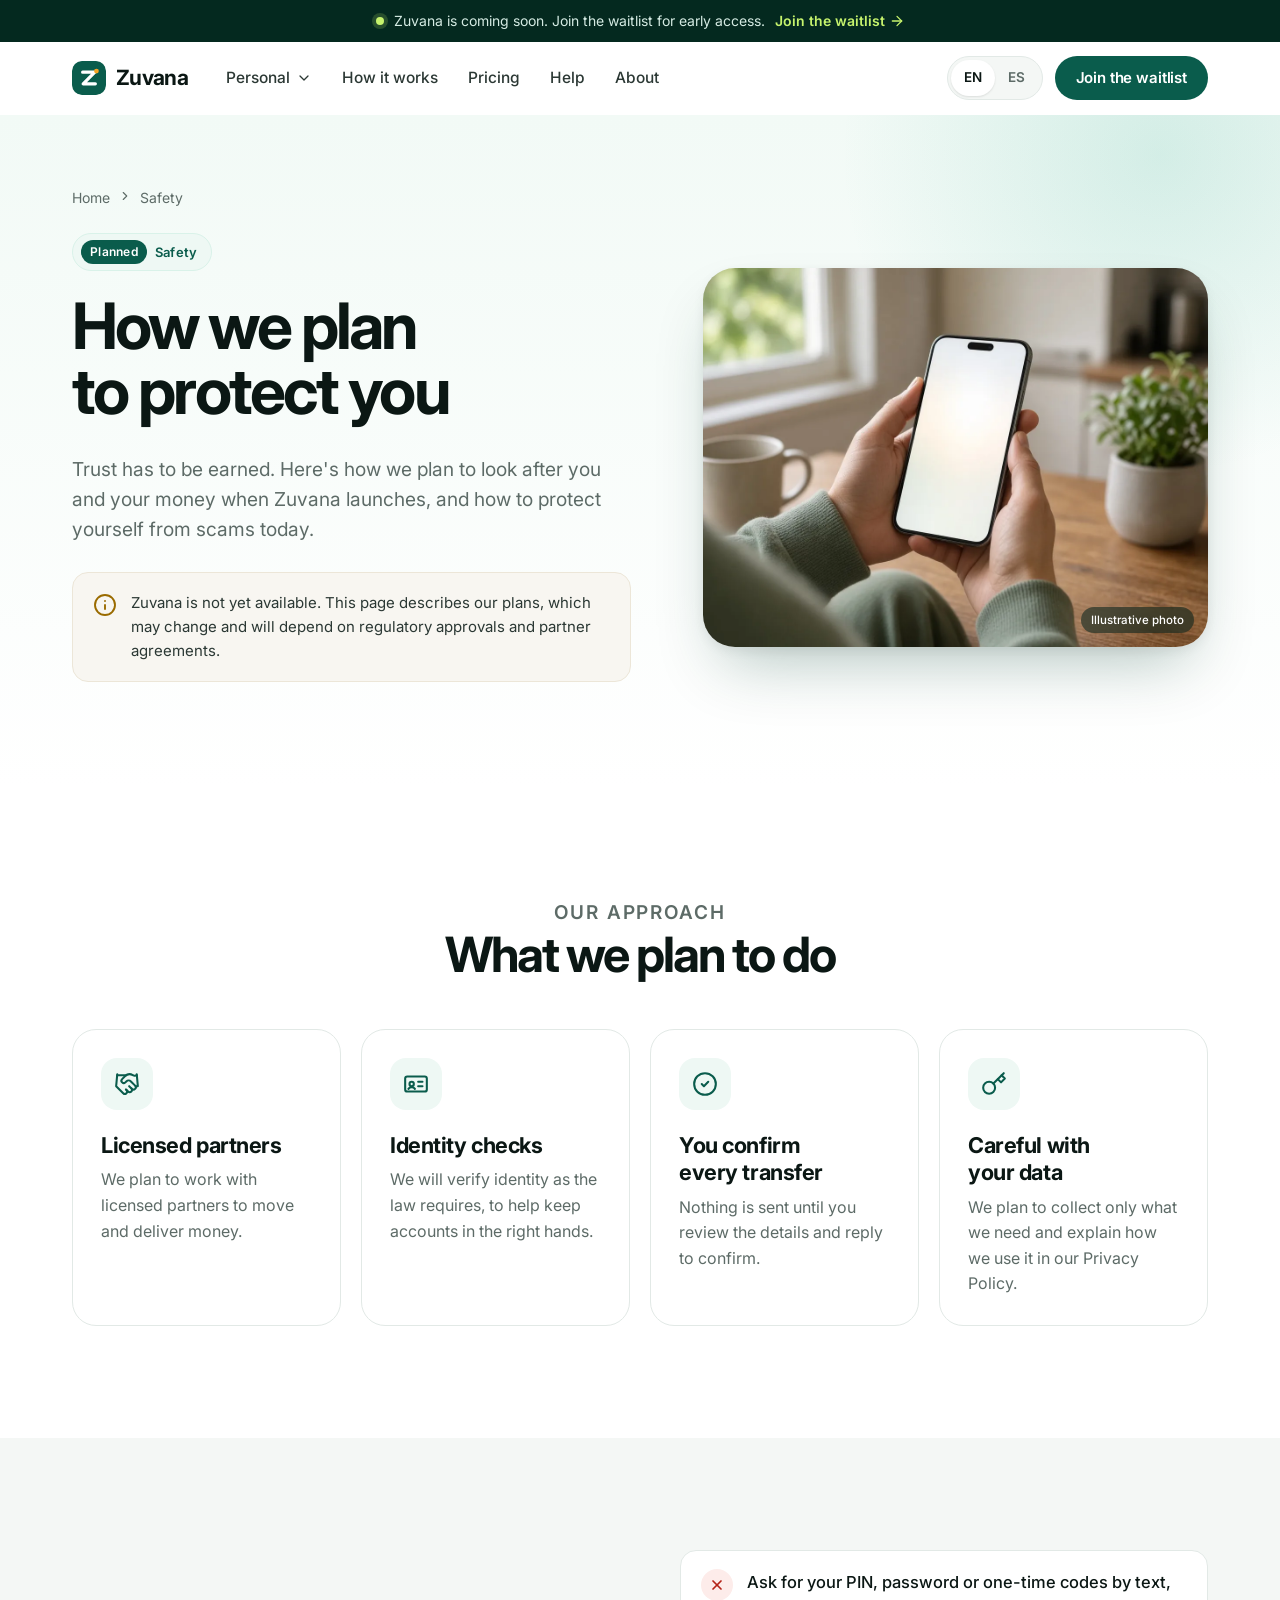
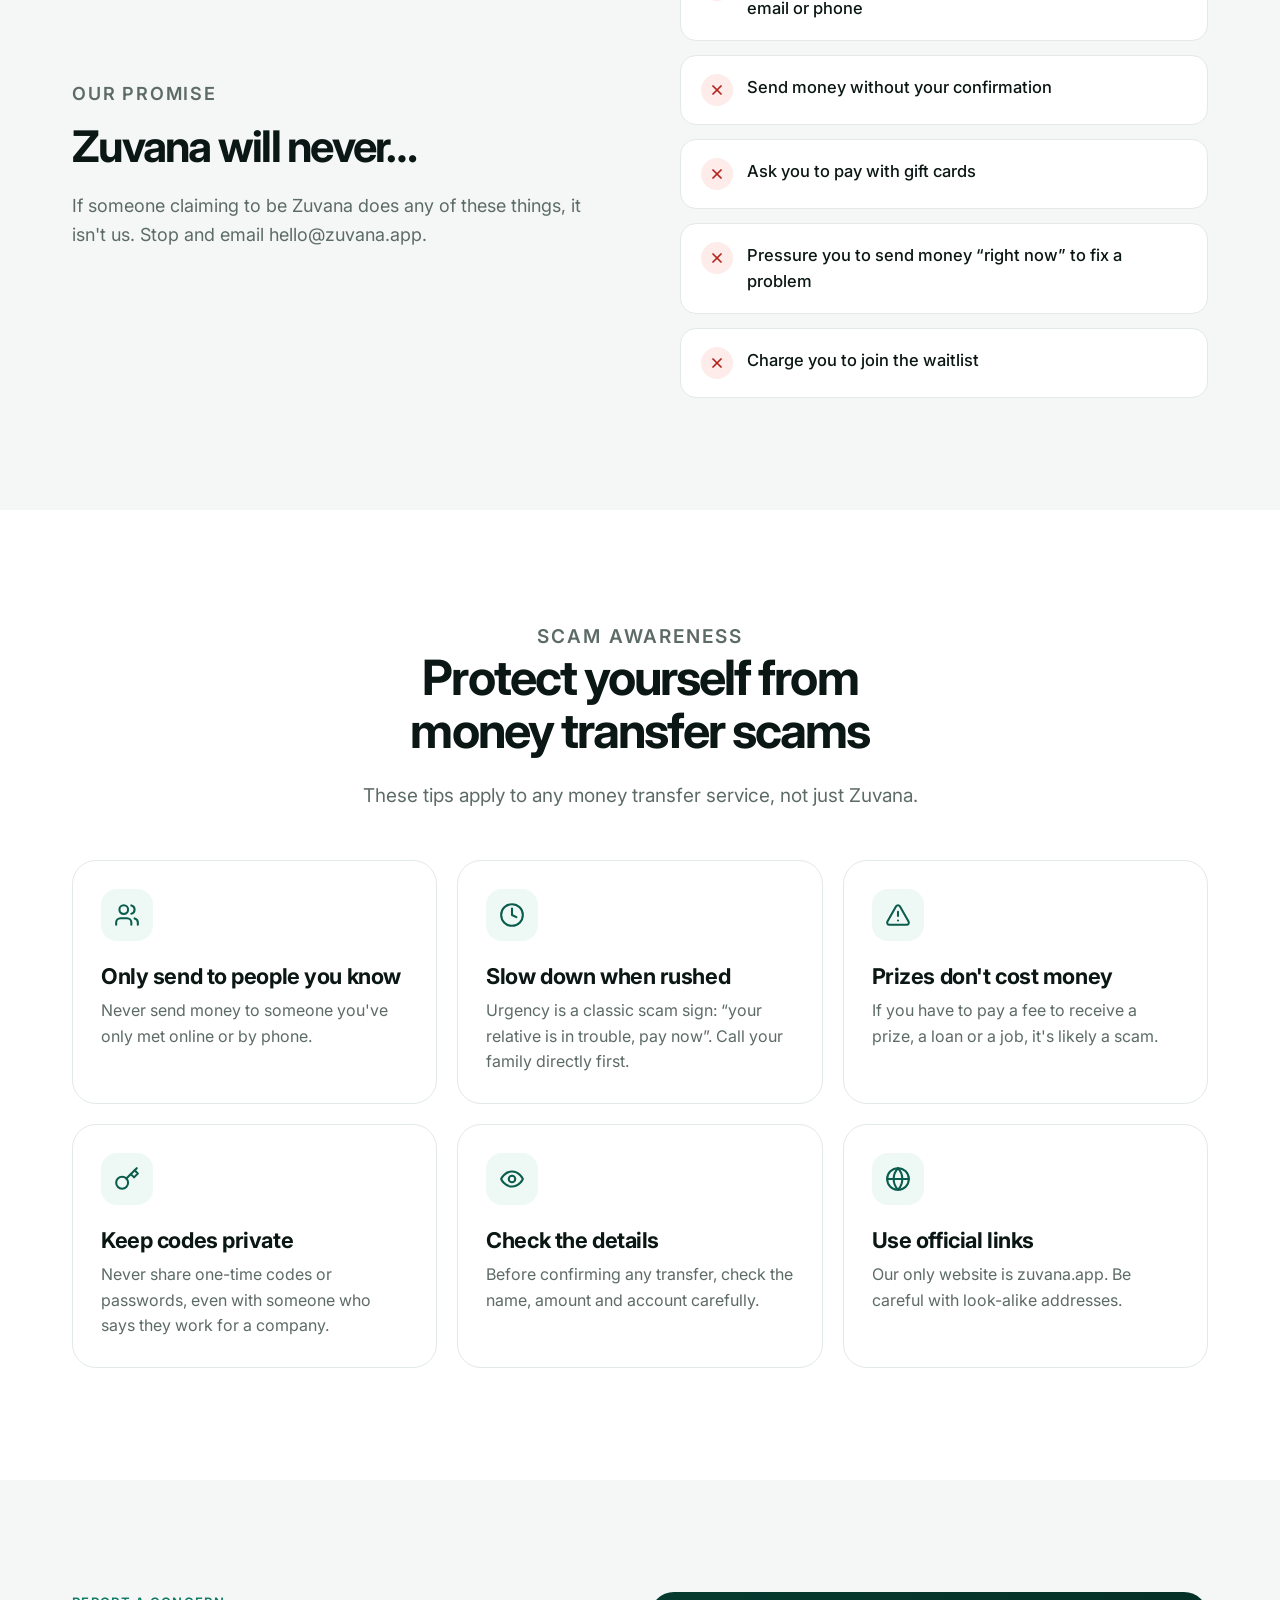
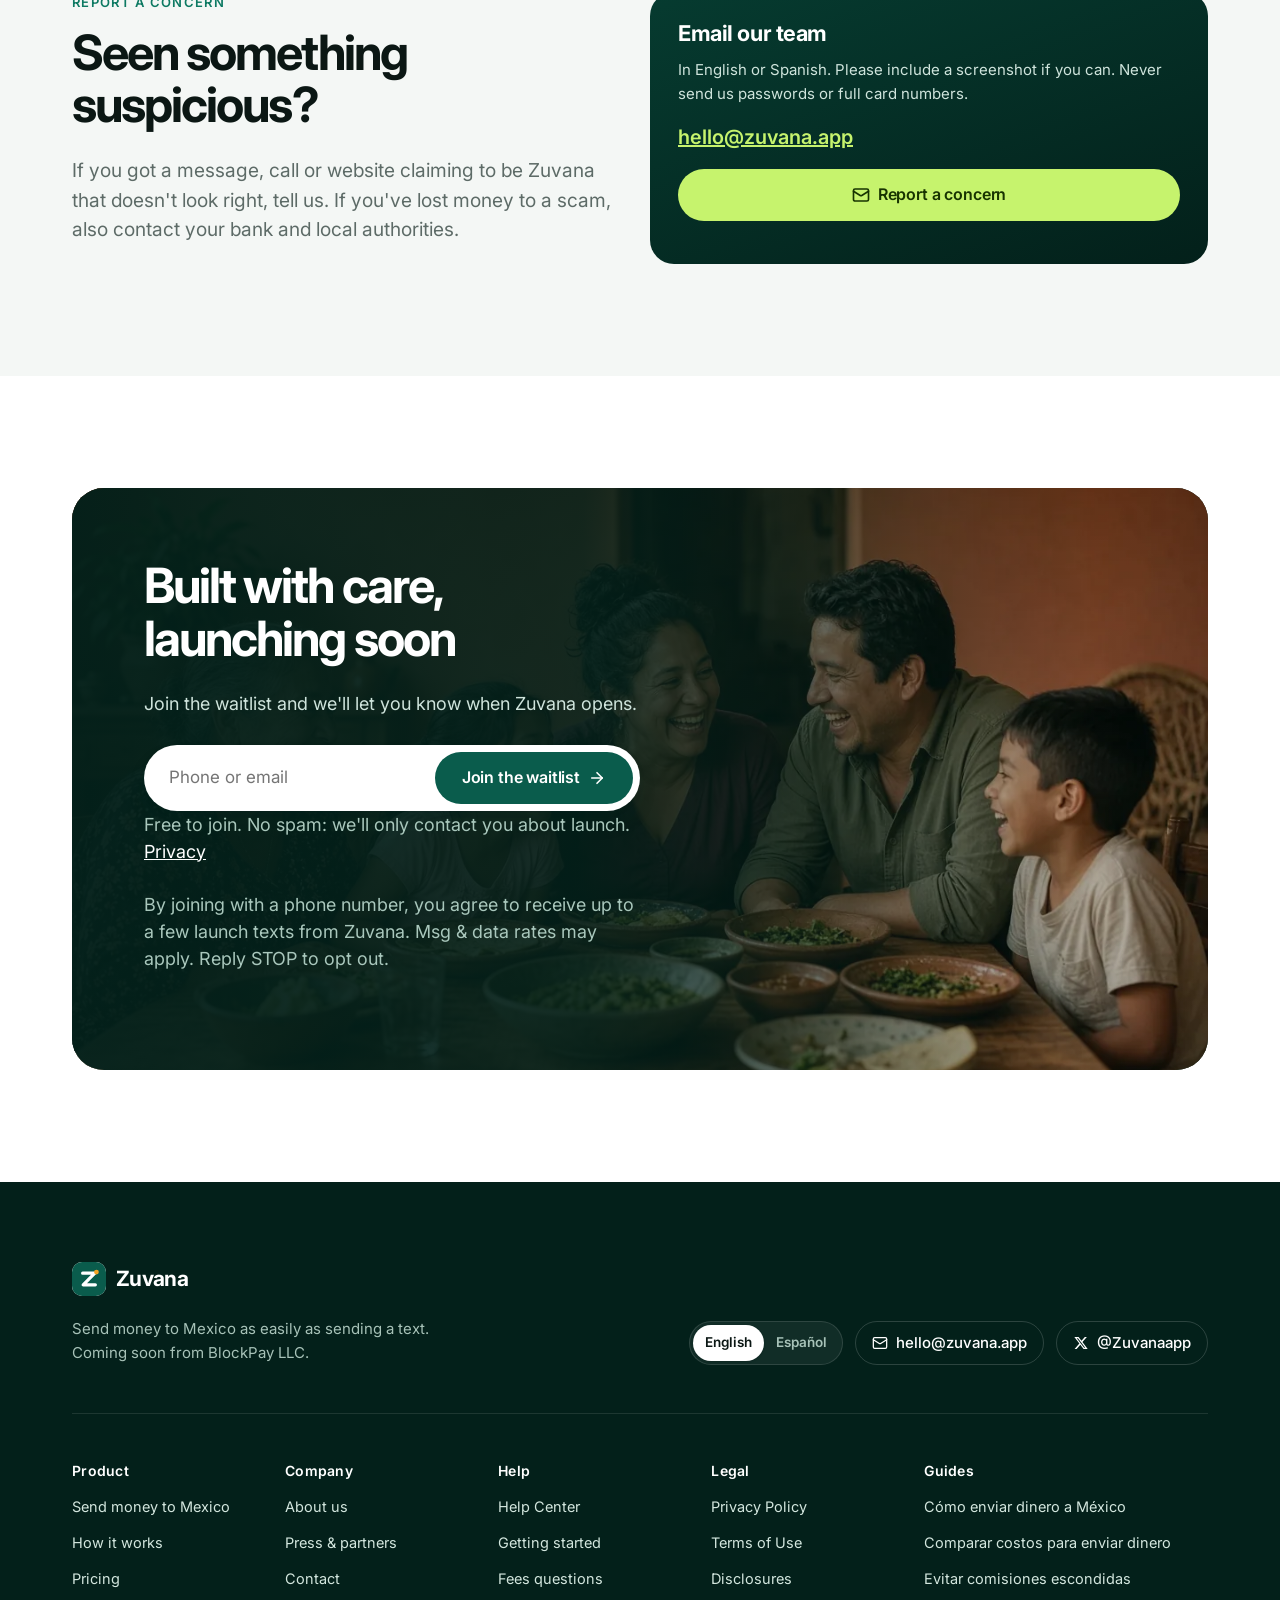
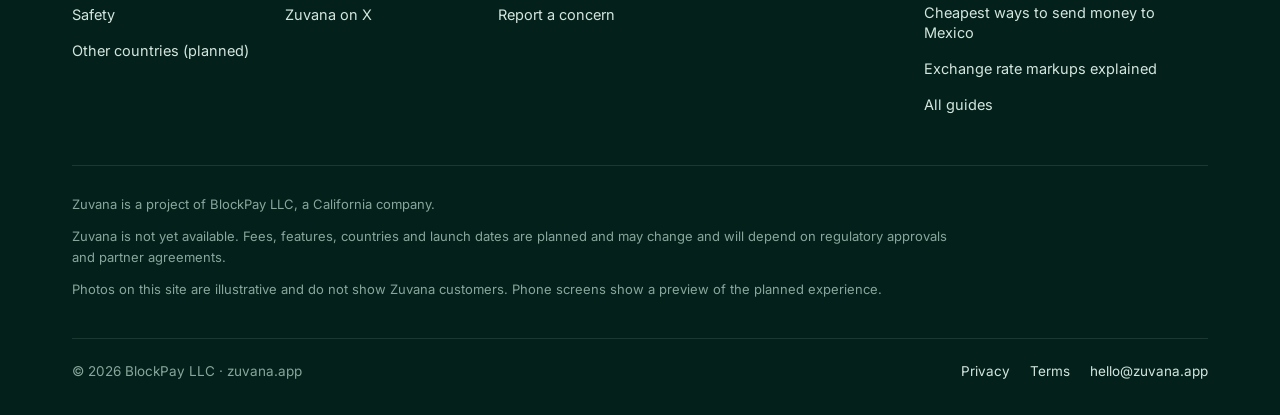
<file: safety.html>
<!DOCTYPE html>
<html lang="en">
<head>
<meta charset="utf-8">
<meta name="viewport" content="width=device-width, initial-scale=1, viewport-fit=cover">
<title>Safety: How We Plan to Protect You | Zuvana</title>
<meta name="description" content="How Zuvana plans to protect you when it launches: licensed partners, identity checks as the law requires, confirmation on every transfer, and tips to spot money transfer scams.">
<link rel="canonical" href="https://zuvana.app/safety.html">
<meta name="theme-color" content="#04291F">
<meta name="robots" content="index,follow">
<meta property="og:type" content="website">
<meta property="og:site_name" content="Zuvana">
<meta property="og:title" content="Safety: How We Plan to Protect You | Zuvana">
<meta property="og:description" content="How Zuvana plans to protect you when it launches: licensed partners, identity checks as the law requires, confirmation on every transfer, and tips to spot money transfer scams.">
<meta property="og:url" content="https://zuvana.app/safety.html">
<meta property="og:image" content="https://zuvana.app/og-image.png">
<meta property="og:image:width" content="1200">
<meta property="og:image:height" content="630">
<meta property="og:locale" content="en_US">
<meta property="og:locale:alternate" content="es_US">
<meta name="twitter:card" content="summary_large_image">
<meta name="twitter:site" content="@Zuvanaapp">
<meta name="twitter:title" content="Safety: How We Plan to Protect You | Zuvana">
<meta name="twitter:description" content="How Zuvana plans to protect you when it launches: licensed partners, identity checks as the law requires, confirmation on every transfer, and tips to spot money transfer scams.">
<meta name="twitter:image" content="https://zuvana.app/og-image.png">
<link rel="icon" href="/favicon.ico" sizes="any">
<link rel="icon" href="/logo.svg" type="image/svg+xml">
<link rel="apple-touch-icon" href="/apple-touch-icon.png">
<link rel="preconnect" href="https://fonts.googleapis.com">
<link rel="preconnect" href="https://fonts.gstatic.com" crossorigin>
<link rel="stylesheet" href="https://fonts.googleapis.com/css2?family=Inter:opsz,wght@14..32,400..800&display=swap">
<link rel="stylesheet" href="/styles.css">
<script>document.documentElement.classList.add("js")</script>

</head>
<body class="">
<svg width="0" height="0" style="position:absolute" aria-hidden="true" focusable="false"><defs>
<symbol id="f-us" viewBox="0 0 20 20"><rect width="20" height="20" fill="#fff"/><g fill="#c8102e"><rect y="0" width="20" height="1.54"/><rect y="3.08" width="20" height="1.54"/><rect y="6.15" width="20" height="1.54"/><rect y="9.23" width="20" height="1.54"/><rect y="12.3" width="20" height="1.54"/><rect y="15.38" width="20" height="1.54"/><rect y="18.46" width="20" height="1.54"/></g><rect width="9.5" height="10.77" fill="#1f3a8a"/><g fill="#fff"><circle cx="2.4" cy="2.4" r=".6"/><circle cx="4.75" cy="2.4" r=".6"/><circle cx="7.1" cy="2.4" r=".6"/><circle cx="3.6" cy="4.6" r=".6"/><circle cx="5.9" cy="4.6" r=".6"/><circle cx="2.4" cy="6.8" r=".6"/><circle cx="4.75" cy="6.8" r=".6"/><circle cx="7.1" cy="6.8" r=".6"/><circle cx="3.6" cy="9" r=".6"/><circle cx="5.9" cy="9" r=".6"/></g></symbol>
<symbol id="f-mx" viewBox="0 0 20 20"><rect width="6.67" height="20" fill="#006847"/><rect x="6.67" width="6.66" height="20" fill="#fff"/><rect x="13.33" width="6.67" height="20" fill="#ce1126"/><circle cx="10" cy="10" r="1.9" fill="#8a5a2b"/><path d="M8.3 11.2q1.7 1.4 3.4 0" stroke="#3a7d44" stroke-width=".6" fill="none"/></symbol>
<symbol id="i-msg" viewBox="0 0 24 24"><path d="M7.9 20A9 9 0 1 0 4 16.1L2 22Z"/></symbol>
<symbol id="i-phone" viewBox="0 0 24 24"><rect width="14" height="20" x="5" y="2" rx="2" ry="2"/><path d="M12 18h.01"/></symbol>
<symbol id="i-receipt" viewBox="0 0 24 24"><path d="M4 2v20l2-1 2 1 2-1 2 1 2-1 2 1 2-1 2 1V2l-2 1-2-1-2 1-2-1-2 1-2-1-2 1Z"/><path d="M16 8h-6a2 2 0 1 0 0 4h4a2 2 0 1 1 0 4H8"/><path d="M12 17.5v-11"/></symbol>
<symbol id="i-eye" viewBox="0 0 24 24"><path d="M2 12s3-7 10-7 10 7 10 7-3 7-10 7-10-7-10-7Z"/><circle cx="12" cy="12" r="3"/></symbol>
<symbol id="i-lang" viewBox="0 0 24 24"><path d="m5 8 6 6"/><path d="m4 14 6-6 2-3"/><path d="M2 5h12"/><path d="M7 2h1"/><path d="m22 22-5-10-5 10"/><path d="M14 18h6"/></symbol>
<symbol id="i-bank" viewBox="0 0 24 24"><path d="M3 22h18"/><path d="M6 18v-7"/><path d="M10 18v-7"/><path d="M14 18v-7"/><path d="M18 18v-7"/><path d="m12 2 8 5H4Z"/></symbol>
<symbol id="i-check" viewBox="0 0 24 24"><path d="M20 6 9 17l-5-5"/></symbol>
<symbol id="i-checkc" viewBox="0 0 24 24"><circle cx="12" cy="12" r="10"/><path d="m9 12 2 2 4-4"/></symbol>
<symbol id="i-arrow" viewBox="0 0 24 24"><path d="M5 12h14"/><path d="m12 5 7 7-7 7"/></symbol>
<symbol id="i-plus" viewBox="0 0 24 24"><path d="M5 12h14"/><path d="M12 5v14"/></symbol>
<symbol id="i-back" viewBox="0 0 24 24"><path d="m15 18-6-6 6-6"/></symbol>
<symbol id="i-right" viewBox="0 0 24 24"><path d="m9 18 6-6-6-6"/></symbol>
<symbol id="i-down" viewBox="0 0 24 24"><path d="m6 9 6 6 6-6"/></symbol>
<symbol id="i-info" viewBox="0 0 24 24"><circle cx="12" cy="12" r="10"/><path d="M12 16v-4"/><path d="M12 8h.01"/></symbol>
<symbol id="i-user" viewBox="0 0 24 24"><path d="M19 21v-2a4 4 0 0 0-4-4H9a4 4 0 0 0-4 4v2"/><circle cx="12" cy="7" r="4"/></symbol>
<symbol id="i-users" viewBox="0 0 24 24"><path d="M16 21v-2a4 4 0 0 0-4-4H6a4 4 0 0 0-4 4v2"/><circle cx="9" cy="7" r="4"/><path d="M22 21v-2a4 4 0 0 0-3-3.87"/><path d="M16 3.13a4 4 0 0 1 0 7.75"/></symbol>
<symbol id="i-menu" viewBox="0 0 24 24"><path d="M4 7h16"/><path d="M4 12h16"/><path d="M4 17h16"/></symbol>
<symbol id="i-x" viewBox="0 0 24 24"><path d="M18 6 6 18"/><path d="m6 6 12 12"/></symbol>
<symbol id="i-globe" viewBox="0 0 24 24"><circle cx="12" cy="12" r="10"/><path d="M12 2a14.5 14.5 0 0 0 0 20 14.5 14.5 0 0 0 0-20"/><path d="M2 12h20"/></symbol>
<symbol id="i-shield" viewBox="0 0 24 24"><path d="M20 13c0 5-3.5 7.5-7.66 8.95a1 1 0 0 1-.67-.01C7.5 20.5 4 18 4 13V6a1 1 0 0 1 1-1c2 0 4.5-1.2 6.24-2.72a1.17 1.17 0 0 1 1.52 0C14.51 3.81 17 5 19 5a1 1 0 0 1 1 1z"/><path d="m9 12 2 2 4-4"/></symbol>
<symbol id="i-id" viewBox="0 0 24 24"><rect width="20" height="14" x="2" y="5" rx="2"/><circle cx="8" cy="12" r="2"/><path d="M14 10h4"/><path d="M14 14h4"/><path d="M5 16.5c.6-1 1.7-1.5 3-1.5s2.4.5 3 1.5"/></symbol>
<symbol id="i-alert" viewBox="0 0 24 24"><path d="m21.73 18-8-14a2 2 0 0 0-3.48 0l-8 14A2 2 0 0 0 4 21h16a2 2 0 0 0 1.73-3"/><path d="M12 9v4"/><path d="M12 17h.01"/></symbol>
<symbol id="i-search" viewBox="0 0 24 24"><circle cx="11" cy="11" r="8"/><path d="m21 21-4.3-4.3"/></symbol>
<symbol id="i-mail" viewBox="0 0 24 24"><rect width="20" height="16" x="2" y="4" rx="2"/><path d="m22 7-8.97 5.7a1.94 1.94 0 0 1-2.06 0L2 7"/></symbol>
<symbol id="i-heart" viewBox="0 0 24 24"><path d="M19 14c1.49-1.46 3-3.21 3-5.5A5.5 5.5 0 0 0 16.5 3c-1.76 0-3 .5-4.5 2-1.5-1.5-2.74-2-4.5-2A5.5 5.5 0 0 0 2 8.5c0 2.3 1.5 4.05 3 5.5l7 7Z"/></symbol>
<symbol id="i-book" viewBox="0 0 24 24"><path d="M2 3h6a4 4 0 0 1 4 4v14a3 3 0 0 0-3-3H2z"/><path d="M22 3h-6a4 4 0 0 0-4 4v14a3 3 0 0 1 3-3h7z"/></symbol>
<symbol id="i-help" viewBox="0 0 24 24"><circle cx="12" cy="12" r="10"/><path d="M9.09 9a3 3 0 0 1 5.83 1c0 2-3 3-3 3"/><path d="M12 17h.01"/></symbol>
<symbol id="i-key" viewBox="0 0 24 24"><circle cx="7.5" cy="15.5" r="5.5"/><path d="m21 2-9.6 9.6"/><path d="m15.5 7.5 3 3L22 7l-3-3"/></symbol>
<symbol id="i-clock" viewBox="0 0 24 24"><circle cx="12" cy="12" r="10"/><path d="M12 6v6l4 2"/></symbol>
<symbol id="i-handshake" viewBox="0 0 24 24"><path d="m11 17 2 2a1 1 0 1 0 3-3"/><path d="m14 14 2.5 2.5a1 1 0 1 0 3-3l-3.88-3.88a3 3 0 0 0-4.24 0l-.88.88a1 1 0 1 1-3-3l2.81-2.81a5.79 5.79 0 0 1 7.06-.87l.47.28a2 2 0 0 0 1.42.25L21 4"/><path d="m21 3 1 11h-2"/><path d="M3 3 2 14l6.5 6.5a1 1 0 1 0 3-3"/><path d="M3 4h8"/></symbol>
<symbol id="i-sparkle" viewBox="0 0 24 24"><path d="M9.94 15.5A2 2 0 0 0 8.5 14.06l-6.14-1.58a.5.5 0 0 1 0-.96L8.5 9.94A2 2 0 0 0 9.94 8.5l1.58-6.14a.5.5 0 0 1 .96 0L14.06 8.5A2 2 0 0 0 15.5 9.94l6.14 1.58a.5.5 0 0 1 0 .96L15.5 14.06a2 2 0 0 0-1.44 1.44l-1.58 6.14a.5.5 0 0 1-.96 0z"/></symbol>
<symbol id="i-file" viewBox="0 0 24 24"><path d="M15 2H6a2 2 0 0 0-2 2v16a2 2 0 0 0 2 2h12a2 2 0 0 0 2-2V7Z"/><path d="M14 2v4a2 2 0 0 0 2 2h4"/><path d="M10 13h4"/><path d="M10 17h4"/></symbol>
<symbol id="i-store" viewBox="0 0 24 24"><path d="m2 7 4.41-4.41A2 2 0 0 1 7.83 2h8.34a2 2 0 0 1 1.42.59L22 7"/><path d="M4 12v8a2 2 0 0 0 2 2h12a2 2 0 0 0 2-2v-8"/><path d="M15 22v-4a2 2 0 0 0-2-2h-2a2 2 0 0 0-2 2v4"/><path d="M2 7h20"/><path d="M22 7v3a2 2 0 0 1-2 2a2.7 2.7 0 0 1-1.59-.63.7.7 0 0 0-.82 0A2.7 2.7 0 0 1 16 12a2.7 2.7 0 0 1-1.59-.63.7.7 0 0 0-.82 0A2.7 2.7 0 0 1 12 12a2.7 2.7 0 0 1-1.59-.63.7.7 0 0 0-.82 0A2.7 2.7 0 0 1 8 12a2.7 2.7 0 0 1-1.59-.63.7.7 0 0 0-.82 0A2.7 2.7 0 0 1 4 12a2 2 0 0 1-2-2V7"/></symbol>
<symbol id="i-grad" viewBox="0 0 24 24"><path d="M21.42 10.92a1 1 0 0 0-.02-1.84L12.83 5.18a2 2 0 0 0-1.66 0L2.6 9.08a1 1 0 0 0 0 1.83l8.57 3.91a2 2 0 0 0 1.66 0z"/><path d="M22 10v6"/><path d="M6 12.5V16a6 3 0 0 0 12 0v-3.5"/></symbol>
<symbol id="i-home" viewBox="0 0 24 24"><path d="M15 21v-8a1 1 0 0 0-1-1h-4a1 1 0 0 0-1 1v8"/><path d="M3 10a2 2 0 0 1 .71-1.53l7-6a2 2 0 0 1 2.58 0l7 6A2 2 0 0 1 21 10v9a2 2 0 0 1-2 2H5a2 2 0 0 1-2-2z"/></symbol>
<symbol id="i-xlogo" viewBox="0 0 24 24"><path fill="currentColor" stroke="none" d="M17.75 3h3.07l-6.7 7.66L22 21h-6.17l-4.84-6.32L5.45 21H2.37l7.17-8.2L2 3h6.33l4.37 5.78L17.75 3Zm-1.08 16.2h1.7L7.4 4.73H5.58L16.67 19.2Z"/></symbol>
</defs></svg>
<a class="skip" href="#main"><span data-i="kb58273f">Skip to content</span></a>
<div class="announce" role="region" aria-label="Announcement" data-t-aria-label="kfeb4d2d"><div class="container announce-in"><span class="dot" aria-hidden="true"></span><span><span data-i="ke123658">Zuvana is coming soon. Join the waitlist for early access.</span></span><a href="#wl"><span data-i="kfd27891">Join the waitlist</span><svg class="ic" aria-hidden="true"><use href="#i-arrow"/></svg></a></div></div>
<header class="site-header" id="top">
  <div class="container nav">
    <a class="brand" href="/" aria-label="Zuvana home" data-t-aria-label="kb86e06b"><img src="/logo.svg" alt="" width="34" height="34">Zuvana</a>
    <nav class="primary" aria-label="Main" data-t-aria-label="ka02c83a">
      <ul class="menu">
        <li class="has-mega"><button class="menu-btn" type="button" aria-expanded="false" aria-controls="mega-personal"><span><span data-i="k184daff">Personal</span></span><svg class="ic" aria-hidden="true"><use href="#i-down"/></svg></button>
          <div class="mega" id="mega-personal">
            <div>
              <p class="mega-h"><span data-i="k66421c0">Send money</span></p>
              <a class="mega-item" href="/"><span class="mi"><span class="flag" aria-hidden="true"><svg viewBox="0 0 20 20"><use href="#f-mx"/></svg></span></span><span><b><span data-i="k58bee92">To Mexico</span></b><small><span data-i="k82a7772">Our launch corridor, coming soon</span></small></span></a>
              <a class="mega-item" href="/help.html#countries"><span class="mi"><svg class="ic" aria-hidden="true"><use href="#i-globe"/></svg></span><span><b><span data-i="k467dd70">Other countries (planned)</span></b><small><span data-i="k6ffb12f">More corridors after launch</span></small></span></a>
              <a class="mega-item" href="/guides/"><span class="mi"><svg class="ic" aria-hidden="true"><use href="#i-book"/></svg></span><span><b><span data-i="k45389ee">Guides</span></b><small><span data-i="k0163648">Free guides to sending money home</span></small></span></a>
            </div>
            <div>
              <p class="mega-h"><span data-i="k2f1a3e6">Learn</span></p>
              <a class="mega-item" href="/how-it-works.html"><span class="mi"><svg class="ic" aria-hidden="true"><use href="#i-msg"/></svg></span><span><b><span data-i="k9ffdb95">How it works</span></b><small><span data-i="kc6520cc">Send by text, step by step</span></small></span></a>
              <a class="mega-item" href="/pricing.html"><span class="mi"><svg class="ic" aria-hidden="true"><use href="#i-receipt"/></svg></span><span><b><span data-i="ke22ac25">Pricing</span></b><small><span data-i="k71e75e0">One planned flat fee</span></small></span></a>
              <a class="mega-item" href="/safety.html"><span class="mi"><svg class="ic" aria-hidden="true"><use href="#i-shield"/></svg></span><span><b><span data-i="k6472ce4">Safety</span></b><small><span data-i="kb361ba9">How we plan to protect you</span></small></span></a>
            </div>
            <div class="mega-feature">
              <div><b><span data-i="k227165d">Be first in line</span></b><p><span data-i="k96fa084">Join the waitlist and we'll tell you when Zuvana opens.</span></p></div>
              <a class="btn btn-accent btn-sm" href="#wl"><span data-i="kfd27891">Join the waitlist</span></a>
            </div>
          </div>
        </li>
        <li><a href="/how-it-works.html"><span data-i="k9ffdb95">How it works</span></a></li>
        <li><a href="/pricing.html"><span data-i="ke22ac25">Pricing</span></a></li>
        <li><a href="/help.html"><span data-i="k6a26f54">Help</span></a></li>
        <li><a href="/about.html"><span data-i="k8f7f4c1">About</span></a></li>
      </ul>
    </nav>
    <div class="nav-right">
      <div class="lang-switch" role="group" aria-label="Language" data-t-aria-label="k4994a8f"><button type="button" data-set="en" aria-pressed="true">EN</button><button type="button" data-set="es" aria-pressed="false">ES</button></div>
      <a class="btn btn-primary btn-sm nav-cta" href="#wl"><span data-i="kfd27891">Join the waitlist</span></a>
      <button class="burger" type="button" aria-expanded="false" aria-controls="drawer" aria-label="Open menu"><svg class="ic" aria-hidden="true"><use href="#i-menu"/></svg></button>
    </div>
  </div>
</header>
<div class="scrim" aria-hidden="true"></div>
<div class="drawer" id="drawer" role="dialog" aria-modal="true" aria-label="Menu" data-t-aria-label="kb615412" aria-hidden="true">
  <div class="drawer-top"><a class="brand" href="/"><img src="/logo.svg" alt="" width="34" height="34">Zuvana</a><button class="burger drawer-close" type="button" aria-label="Close menu" data-t-aria-label="k68f18f6"><svg class="ic" aria-hidden="true"><use href="#i-x"/></svg></button></div>
  <div class="drawer-body">
    <p class="drawer-h"><span data-i="k66421c0">Send money</span></p>
    <a class="dl" href="/"><span><span data-i="k58bee92">To Mexico</span> <small><span data-i="k81151a1">Coming soon</span></small></span><svg class="ic" aria-hidden="true"><use href="#i-right"/></svg></a>
    <a class="dl" href="/help.html#countries"><span><span data-i="k467dd70">Other countries (planned)</span></span><svg class="ic" aria-hidden="true"><use href="#i-right"/></svg></a>
    <a class="dl" href="/guides/"><span><span data-i="k45389ee">Guides</span></span><svg class="ic" aria-hidden="true"><use href="#i-right"/></svg></a>
    <p class="drawer-h"><span data-i="k1c76cbf">Company</span></p>
    <a class="dl" href="/how-it-works.html"><span><span data-i="k9ffdb95">How it works</span></span><svg class="ic" aria-hidden="true"><use href="#i-right"/></svg></a>
    <a class="dl" href="/pricing.html"><span><span data-i="ke22ac25">Pricing</span></span><svg class="ic" aria-hidden="true"><use href="#i-right"/></svg></a>
    <a class="dl" href="/safety.html"><span><span data-i="k6472ce4">Safety</span></span><svg class="ic" aria-hidden="true"><use href="#i-right"/></svg></a>
    <a class="dl" href="/help.html"><span><span data-i="kefdaf9f">Help Center</span></span><svg class="ic" aria-hidden="true"><use href="#i-right"/></svg></a>
    <a class="dl" href="/about.html"><span><span data-i="k8f7f4c1">About</span></span><svg class="ic" aria-hidden="true"><use href="#i-right"/></svg></a>
  </div>
  <div class="drawer-foot">
    <div class="lang-switch" role="group" aria-label="Language" data-t-aria-label="k4994a8f"><button type="button" data-set="en" aria-pressed="true">English</button><button type="button" data-set="es" aria-pressed="false">Español</button></div>
    <a class="btn btn-primary btn-block" href="#wl"><span data-i="kfd27891">Join the waitlist</span><svg class="ic" aria-hidden="true"><use href="#i-arrow"/></svg></a>
  </div>
</div>
<main id="main">

<section class="page-hero">
  <div class="container">
    <ol class="crumbs"><li><a href="/"><span data-i="k8cf04a9">Home</span></a></li><li aria-hidden="true"><svg class="ic" aria-hidden="true"><use href="#i-right"/></svg></li><li aria-current="page"><span data-i="k6472ce4">Safety</span></li></ol>
    <div class="ph-grid">
      <div>
        <p class="eyebrow"><span class="pill"><span data-i="k4dc96e9">Planned</span></span><span data-i="k6472ce4">Safety</span></p>
        <h1><span data-i="kb361ba9">How we plan to protect you</span></h1>
        <p class="lead"><span data-i="kd6e67d4">Trust has to be earned. Here's how we plan to look after you and your money when Zuvana launches, and how to protect yourself from scams today.</span></p>
        <div class="notice"><svg class="ic" aria-hidden="true"><use href="#i-info"/></svg><p><span data-i="ke0a3b3a">Zuvana is not yet available. This page describes our plans, which may change and will depend on regulatory approvals and partner agreements.</span></p></div>
      </div>
      <div class="ph-media"><img src="/img/hands.webp" alt="Illustrative photo: hands holding a phone at a kitchen table" data-t-alt="k3064e79" width="1152" height="864"><span class="photo-tag"><span data-i="k9c8da96">Illustrative photo</span></span></div>
    </div>
  </div>
</section>

<section class="section">
  <div class="container">
    <div class="section-head center reveal"><p class="kicker"><span data-i="k660de00">Our approach</span></p><h2><span data-i="kdb5c24a">What we plan to do</span></h2></div>
    <div class="grid-4">
      <div class="card reveal"><span class="ci"><svg class="ic" aria-hidden="true"><use href="#i-handshake"/></svg></span><h3><span data-i="kf642730">Licensed partners</span></h3><p><span data-i="k3db43d5">We plan to work with licensed partners to move and deliver money.</span></p></div>
      <div class="card reveal"><span class="ci"><svg class="ic" aria-hidden="true"><use href="#i-id"/></svg></span><h3><span data-i="k8d95c65">Identity checks</span></h3><p><span data-i="k9fb732a">We will verify identity as the law requires, to help keep accounts in the right hands.</span></p></div>
      <div class="card reveal"><span class="ci"><svg class="ic" aria-hidden="true"><use href="#i-checkc"/></svg></span><h3><span data-i="k1252f25">You confirm every transfer</span></h3><p><span data-i="k08646ef">Nothing is sent until you review the details and reply to confirm.</span></p></div>
      <div class="card reveal"><span class="ci"><svg class="ic" aria-hidden="true"><use href="#i-key"/></svg></span><h3><span data-i="k93e3ded">Careful with your data</span></h3><p><span data-i="k4962849">We plan to collect only what we need and explain how we use it in our Privacy Policy.</span></p></div>
    </div>
  </div>
</section>

<section class="section soft">
  <div class="container split">
    <div class="split-copy reveal">
      <p class="kicker"><span data-i="kafd20a9">Our promise</span></p>
      <h2><span data-i="k22d5a8f">Zuvana will never…</span></h2>
      <p><span data-i="k63a0700">If someone claiming to be Zuvana does any of these things, it isn't us. Stop and email hello@zuvana.app.</span></p>
    </div>
    <ul class="never"><li class="reveal"><span class="x"><svg class="ic" aria-hidden="true"><use href="#i-x"/></svg></span><span><span data-i="k7a75ac2">Ask for your PIN, password or one-time codes by text, email or phone</span></span></li><li class="reveal"><span class="x"><svg class="ic" aria-hidden="true"><use href="#i-x"/></svg></span><span><span data-i="kf35bb01">Send money without your confirmation</span></span></li><li class="reveal"><span class="x"><svg class="ic" aria-hidden="true"><use href="#i-x"/></svg></span><span><span data-i="k2723d0b">Ask you to pay with gift cards</span></span></li><li class="reveal"><span class="x"><svg class="ic" aria-hidden="true"><use href="#i-x"/></svg></span><span><span data-i="k14112dd">Pressure you to send money “right now” to fix a problem</span></span></li><li class="reveal"><span class="x"><svg class="ic" aria-hidden="true"><use href="#i-x"/></svg></span><span><span data-i="k2593f32">Charge you to join the waitlist</span></span></li></ul>
  </div>
</section>

<section class="section">
  <div class="container">
    <div class="section-head center reveal"><p class="kicker"><span data-i="k939f9d1">Scam awareness</span></p><h2><span data-i="k2ab1896">Protect yourself from money transfer scams</span></h2><p><span data-i="k1672820">These tips apply to any money transfer service, not just Zuvana.</span></p></div>
    <div class="grid-3">
      <div class="card reveal"><span class="ci"><svg class="ic" aria-hidden="true"><use href="#i-users"/></svg></span><h3><span data-i="kec913c7">Only send to people you know</span></h3><p><span data-i="ke75e296">Never send money to someone you've only met online or by phone.</span></p></div>
      <div class="card reveal"><span class="ci"><svg class="ic" aria-hidden="true"><use href="#i-clock"/></svg></span><h3><span data-i="k0f7731f">Slow down when rushed</span></h3><p><span data-i="kc1aa975">Urgency is a classic scam sign: “your relative is in trouble, pay now”. Call your family directly first.</span></p></div>
      <div class="card reveal"><span class="ci"><svg class="ic" aria-hidden="true"><use href="#i-alert"/></svg></span><h3><span data-i="kcc3a34d">Prizes don't cost money</span></h3><p><span data-i="kb10f291">If you have to pay a fee to receive a prize, a loan or a job, it's likely a scam.</span></p></div>
      <div class="card reveal"><span class="ci"><svg class="ic" aria-hidden="true"><use href="#i-key"/></svg></span><h3><span data-i="k7de942f">Keep codes private</span></h3><p><span data-i="k8066b15">Never share one-time codes or passwords, even with someone who says they work for a company.</span></p></div>
      <div class="card reveal"><span class="ci"><svg class="ic" aria-hidden="true"><use href="#i-eye"/></svg></span><h3><span data-i="kfba586e">Check the details</span></h3><p><span data-i="kcb54e42">Before confirming any transfer, check the name, amount and account carefully.</span></p></div>
      <div class="card reveal"><span class="ci"><svg class="ic" aria-hidden="true"><use href="#i-globe"/></svg></span><h3><span data-i="k296407f">Use official links</span></h3><p><span data-i="k8144935">Our only website is zuvana.app. Be careful with look-alike addresses.</span></p></div>
    </div>
  </div>
</section>

<section class="section soft" id="report" style="scroll-margin-top:90px">
  <div class="container grid-2">
    <div class="reveal">
      <p class="kicker"><span data-i="k89ac304">Report a concern</span></p>
      <h2><span data-i="k61ae46a">Seen something suspicious?</span></h2>
      <p class="lead"><span data-i="k2709a6e">If you got a message, call or website claiming to be Zuvana that doesn't look right, tell us. If you've lost money to a scam, also contact your bank and local authorities.</span></p>
    </div>
    <div class="contact-card reveal">
      <h3><span data-i="ke914e08">Email our team</span></h3>
      <p><span data-i="k6a82bf4">In English or Spanish. Please include a screenshot if you can. Never send us passwords or full card numbers.</span></p>
      <a class="mail" href="mailto:hello@zuvana.app?subject=Report%20a%20concern">hello@zuvana.app</a>
      <a class="btn btn-accent btn-block" href="mailto:hello@zuvana.app?subject=Report%20a%20concern"><svg class="ic" aria-hidden="true"><use href="#i-mail"/></svg><span data-i="k89ac304">Report a concern</span></a>
    </div>
  </div>
</section>

<section class="section"><div class="container"><div class="cta-band reveal">
  <img src="/img/family.webp" alt="" loading="lazy" width="1152" height="864">
  <div class="cta-inner"><h2><span data-i="kb57724b">Built with care, launching soon</span></h2><p><span data-i="k6317ce7">Join the waitlist and we'll let you know when Zuvana opens.</span></p><form id="wl" class="waitlist " novalidate action="#" method="post">
  <div class="form-row">
    <label for="contact" class="sr"><span data-i="k4519934">Your phone or email</span></label>
    <input id="contact" class="input" name="contact" type="text" required aria-describedby="err" aria-invalid="false" autocomplete="email" inputmode="email" placeholder="Phone or email" data-t-placeholder="k2c630b0">
    <input type="text" name="_honey" tabindex="-1" autocomplete="off" class="sr" aria-hidden="true">
    <input type="hidden" name="ref" id="ref" value="">
    <button class="btn btn-primary cta-submit" type="submit"><span><span data-i="kfd27891">Join the waitlist</span></span><svg class="ic" aria-hidden="true"><use href="#i-arrow"/></svg></button>
  </div>
  <p class="err" id="err" role="alert"></p>
  <p class="ok" id="ok" role="status"></p>
  <p class="fine"><span data-i="kdfd7bd5">Free to join. No spam: we'll only contact you about launch.</span> <a href="/privacy.html"><span data-i="kc5f29bb">Privacy</span></a></p>
  <p class="fine"><span data-h="k6e06db8">By joining with a phone number, you agree to receive up to a few launch texts from Zuvana. Msg &amp; data rates may apply. Reply STOP to opt out.</span></p>
</form></div>
</div></div></section>

</main>
<footer class="site-footer">
  <div class="container">
    <div class="foot-top">
      <div><a class="brand" href="/"><img src="/logo.svg" alt="" width="34" height="34">Zuvana</a>
      <p class="foot-tag"><span data-i="kff8149c">Send money to Mexico as easily as sending a text. Coming soon from BlockPay LLC.</span></p></div>
      <div class="foot-contact">
        <div class="lang-switch" role="group" aria-label="Language" data-t-aria-label="k4994a8f"><button type="button" data-set="en" aria-pressed="true">English</button><button type="button" data-set="es" aria-pressed="false">Español</button></div>
        <a class="pillink" href="mailto:hello@zuvana.app"><svg class="ic" aria-hidden="true"><use href="#i-mail"/></svg>hello@zuvana.app</a>
        <a class="pillink" href="https://x.com/Zuvanaapp" rel="noopener" target="_blank" aria-label="Zuvana on X (opens in a new tab)" data-t-aria-label="kcdee2f4"><svg class="ic" aria-hidden="true"><use href="#i-xlogo"/></svg>@Zuvanaapp</a>
      </div>
    </div>
    <nav class="foot-cols" aria-label="Footer" data-t-aria-label="kded40f2">
      <div><h3><span data-i="kdeb1051">Product</span></h3><ul>
        <li><a href="/"><span data-i="kb3b4e52">Send money to Mexico</span></a></li>
        <li><a href="/how-it-works.html"><span data-i="k9ffdb95">How it works</span></a></li>
        <li><a href="/pricing.html"><span data-i="ke22ac25">Pricing</span></a></li>
        <li><a href="/safety.html"><span data-i="k6472ce4">Safety</span></a></li>
        <li><a href="/help.html#countries"><span data-i="k467dd70">Other countries (planned)</span></a></li></ul></div>
      <div><h3><span data-i="k1c76cbf">Company</span></h3><ul>
        <li><a href="/about.html"><span data-i="kcf23ee2">About us</span></a></li>
        <li><a href="/about.html#press"><span data-h="k120eb67">Press &amp; partners</span></a></li>
        <li><a href="mailto:hello@zuvana.app"><span data-i="kbbaff12">Contact</span></a></li>
        <li><a href="https://x.com/Zuvanaapp" rel="noopener" target="_blank"><span data-i="k32ee04e">Zuvana on X</span></a></li></ul></div>
      <div><h3><span data-i="k6a26f54">Help</span></h3><ul>
        <li><a href="/help.html"><span data-i="kefdaf9f">Help Center</span></a></li>
        <li><a href="/help.html#getting-started"><span data-i="kcb59b87">Getting started</span></a></li>
        <li><a href="/help.html#fees"><span data-i="k6185d6c">Fees questions</span></a></li>
        <li><a href="/safety.html#report"><span data-i="k89ac304">Report a concern</span></a></li></ul></div>
      <div><h3><span data-i="ka10a9bc">Legal</span></h3><ul>
        <li><a href="/privacy.html"><span data-i="kfa2ead6">Privacy Policy</span></a></li>
        <li><a href="/terms.html"><span data-i="k985a4b7">Terms of Use</span></a></li>
        <li><a href="#fineprint"><span data-i="k64338fe">Disclosures</span></a></li></ul></div>
      <div><h3><span data-i="k45389ee">Guides</span></h3><ul>
        <li><a href="/guides/como-enviar-dinero-a-mexico.html" lang="es">Cómo enviar dinero a México</a></li>
        <li><a href="/guides/comparar-costos-enviar-dinero-mexico.html" lang="es">Comparar costos para enviar dinero</a></li>
        <li><a href="/guides/evitar-comisiones-escondidas-envio-mexico.html" lang="es">Evitar comisiones escondidas</a></li>
        <li><a href="/guides/cheapest-way-to-send-money-to-mexico.html" lang="en">Cheapest ways to send money to Mexico</a></li>
        <li><a href="/guides/exchange-rate-markups-explained.html" lang="en">Exchange rate markups explained</a></li>
        <li><a href="/guides/"><span data-i="ke5e017a">All guides</span></a></li></ul></div>
    </nav>
    <div class="fineprint" id="fineprint">
      <p><span data-i="kf4358e3">Zuvana is a project of BlockPay LLC, a California company.</span></p>
      <p><span data-i="ka595321">Zuvana is not yet available. Fees, features, countries and launch dates are planned and may change and will depend on regulatory approvals and partner agreements.</span></p>
      <p><span data-i="k398bf49">Photos on this site are illustrative and do not show Zuvana customers. Phone screens show a preview of the planned experience.</span></p>
    </div>
    <div class="foot-bottom">
      <span>© 2026 BlockPay LLC · zuvana.app</span>
      <ul><li><a href="/privacy.html"><span data-i="kc5f29bb">Privacy</span></a></li><li><a href="/terms.html"><span data-i="k6f1bf85">Terms</span></a></li><li><a href="mailto:hello@zuvana.app">hello@zuvana.app</a></li></ul>
    </div>
  </div>
</footer>
<a class="btn btn-primary mobile-cta" id="mcta" href="#wl" aria-hidden="true" tabindex="-1"><span data-i="kfd27891">Join the waitlist</span><svg class="ic" aria-hidden="true"><use href="#i-arrow"/></svg></a>
<script>window.TES={"kfeb4d2d": "Aviso", "kb86e06b": "Inicio de Zuvana", "ka02c83a": "Principal", "k4994a8f": "Idioma", "kb615412": "Menú", "k68f18f6": "Cerrar menú", "k3064e79": "Foto ilustrativa: manos sosteniendo un teléfono en una mesa de cocina", "k2c630b0": "Teléfono o correo", "kcdee2f4": "Zuvana en X (se abre en otra pestaña)", "kded40f2": "Pie de página", "kb58273f": "Ir al contenido", "ke123658": "Zuvana llegará pronto. Únete a la lista de espera para tener acceso anticipado.", "kfd27891": "Unirme a la lista", "k184daff": "Personal", "k66421c0": "Enviar dinero", "k58bee92": "A México", "k82a7772": "Nuestra primera ruta, muy pronto", "k467dd70": "Otros países (planeado)", "k6ffb12f": "Más rutas después del lanzamiento", "k45389ee": "Guías", "k0163648": "Guías gratis para enviar dinero a casa", "k2f1a3e6": "Conoce", "k9ffdb95": "Cómo funciona", "kc6520cc": "Envía por mensaje, paso a paso", "ke22ac25": "Precios", "k71e75e0": "Una comisión fija planeada", "k6472ce4": "Seguridad", "kb361ba9": "Cómo planeamos protegerte", "k227165d": "Sé de los primeros", "k96fa084": "Únete a la lista y te avisaremos cuando Zuvana abra.", "k6a26f54": "Ayuda", "k8f7f4c1": "Nosotros", "k81151a1": "Muy pronto", "k1c76cbf": "Compañía", "kefdaf9f": "Centro de ayuda", "k8cf04a9": "Inicio", "k4dc96e9": "Planeado", "kd6e67d4": "La confianza se gana. Así planeamos cuidarte a ti y a tu dinero cuando Zuvana lance, y así puedes protegerte de fraudes desde hoy.", "ke0a3b3a": "Zuvana aún no está disponible. Esta página describe nuestros planes, que pueden cambiar y dependerán de aprobaciones regulatorias y acuerdos con socios.", "k9c8da96": "Foto ilustrativa", "k660de00": "Nuestro enfoque", "kdb5c24a": "Lo que planeamos hacer", "kf642730": "Socios con licencia", "k3db43d5": "Planeamos trabajar con socios con licencia para mover y entregar el dinero.", "k8d95c65": "Verificación de identidad", "k9fb732a": "Verificaremos la identidad como lo exige la ley, para ayudar a que las cuentas estén en las manos correctas.", "k1252f25": "Confirmas cada envío", "k08646ef": "Nada se envía hasta que revises los detalles y respondas para confirmar.", "k93e3ded": "Cuidado con tus datos", "k4962849": "Planeamos pedir solo lo necesario y explicar cómo lo usamos en nuestra Política de privacidad.", "kafd20a9": "Nuestra promesa", "k22d5a8f": "Zuvana nunca…", "k63a0700": "Si alguien que dice ser Zuvana hace cualquiera de estas cosas, no somos nosotros. Detente y escribe a hello@zuvana.app.", "k7a75ac2": "Pedirte tu PIN, contraseña o códigos de un solo uso por mensaje, correo o teléfono", "kf35bb01": "Enviar dinero sin tu confirmación", "k2723d0b": "Pedirte que pagues con tarjetas de regalo", "k14112dd": "Presionarte para enviar dinero “ahora mismo” para resolver un problema", "k2593f32": "Cobrarte por unirte a la lista de espera", "k939f9d1": "Prevención de fraudes", "k2ab1896": "Protégete de fraudes al enviar dinero", "k1672820": "Estos consejos aplican a cualquier servicio de envío de dinero, no solo a Zuvana.", "kec913c7": "Envía solo a personas que conoces", "ke75e296": "Nunca envíes dinero a alguien que solo conoces por internet o por teléfono.", "k0f7731f": "Ve más despacio si te apuran", "kc1aa975": "La urgencia es una señal típica de fraude: “tu familiar está en problemas, paga ya”. Llama primero directamente a tu familia.", "kcc3a34d": "Los premios no cuestan dinero", "kb10f291": "Si tienes que pagar para recibir un premio, un préstamo o un trabajo, probablemente es un fraude.", "k7de942f": "No compartas tus códigos", "k8066b15": "Nunca compartas códigos de un solo uso ni contraseñas, aunque alguien diga que trabaja para una empresa.", "kfba586e": "Revisa los datos", "kcb54e42": "Antes de confirmar cualquier envío, revisa con cuidado el nombre, el monto y la cuenta.", "k296407f": "Usa enlaces oficiales", "k8144935": "Nuestro único sitio web es zuvana.app. Ten cuidado con direcciones parecidas.", "k89ac304": "Reportar algo sospechoso", "k61ae46a": "¿Viste algo sospechoso?", "k2709a6e": "Si recibiste un mensaje, llamada o sitio web que dice ser Zuvana y no se ve bien, avísanos. Si perdiste dinero por un fraude, contacta también a tu banco y a las autoridades locales.", "ke914e08": "Escribe a nuestro equipo", "k6a82bf4": "En inglés o español. Si puedes, incluye una captura de pantalla. Nunca nos envíes contraseñas ni números completos de tarjeta.", "kb57724b": "Hecho con cuidado, muy pronto", "k6317ce7": "Únete a la lista y te avisaremos cuando Zuvana abra.", "k4519934": "Tu teléfono o correo", "kdfd7bd5": "Unirte es gratis. Sin spam: solo te contactaremos sobre el lanzamiento.", "kc5f29bb": "Privacidad", "k6e06db8": "Al unirte con un número de teléfono, aceptas recibir algunos mensajes de texto de Zuvana sobre el lanzamiento. Pueden aplicar tarifas de mensajes y datos. Responde STOP para cancelar.", "kff8149c": "Envía dinero a México tan fácil como mandar un mensaje. Muy pronto, de BlockPay LLC.", "kdeb1051": "Producto", "kb3b4e52": "Enviar dinero a México", "kcf23ee2": "Sobre nosotros", "k120eb67": "Prensa y socios", "kbbaff12": "Contacto", "k32ee04e": "Zuvana en X", "kcb59b87": "Primeros pasos", "k6185d6c": "Preguntas sobre comisiones", "ka10a9bc": "Legal", "kfa2ead6": "Política de privacidad", "k985a4b7": "Términos de uso", "k64338fe": "Avisos", "ke5e017a": "Todas las guías", "kf4358e3": "Zuvana es un proyecto de BlockPay LLC, una empresa de California.", "ka595321": "Zuvana aún no está disponible. Las comisiones, funciones, países y fechas de lanzamiento son planes que pueden cambiar y dependerán de aprobaciones regulatorias y acuerdos con socios.", "k398bf49": "Las fotos de este sitio son ilustrativas y no muestran clientes de Zuvana. Las pantallas de teléfono muestran una vista previa de la experiencia planeada.", "k6f1bf85": "Términos"};window.TES_TITLE="Seguridad: cómo planeamos protegerte | Zuvana";</script>
<script src="/site.js" defer></script>
</body>
</html>
</file>
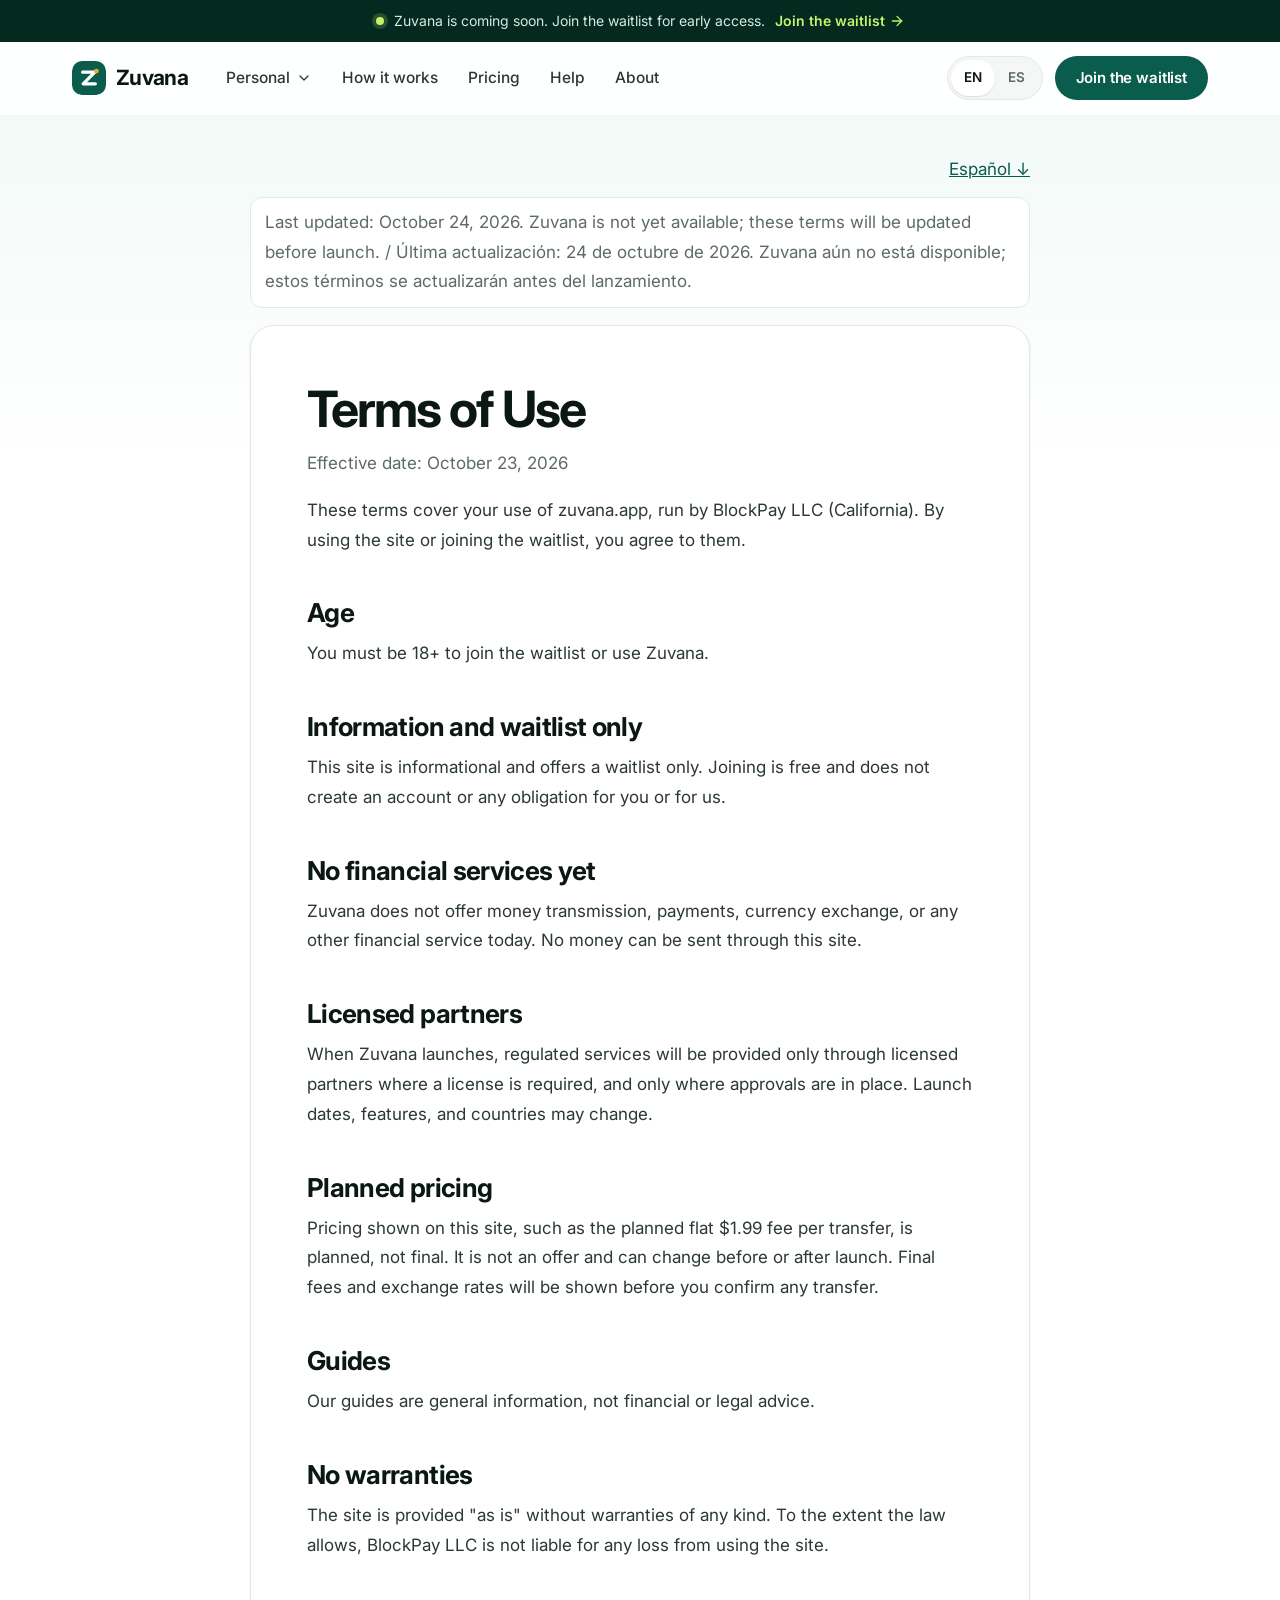
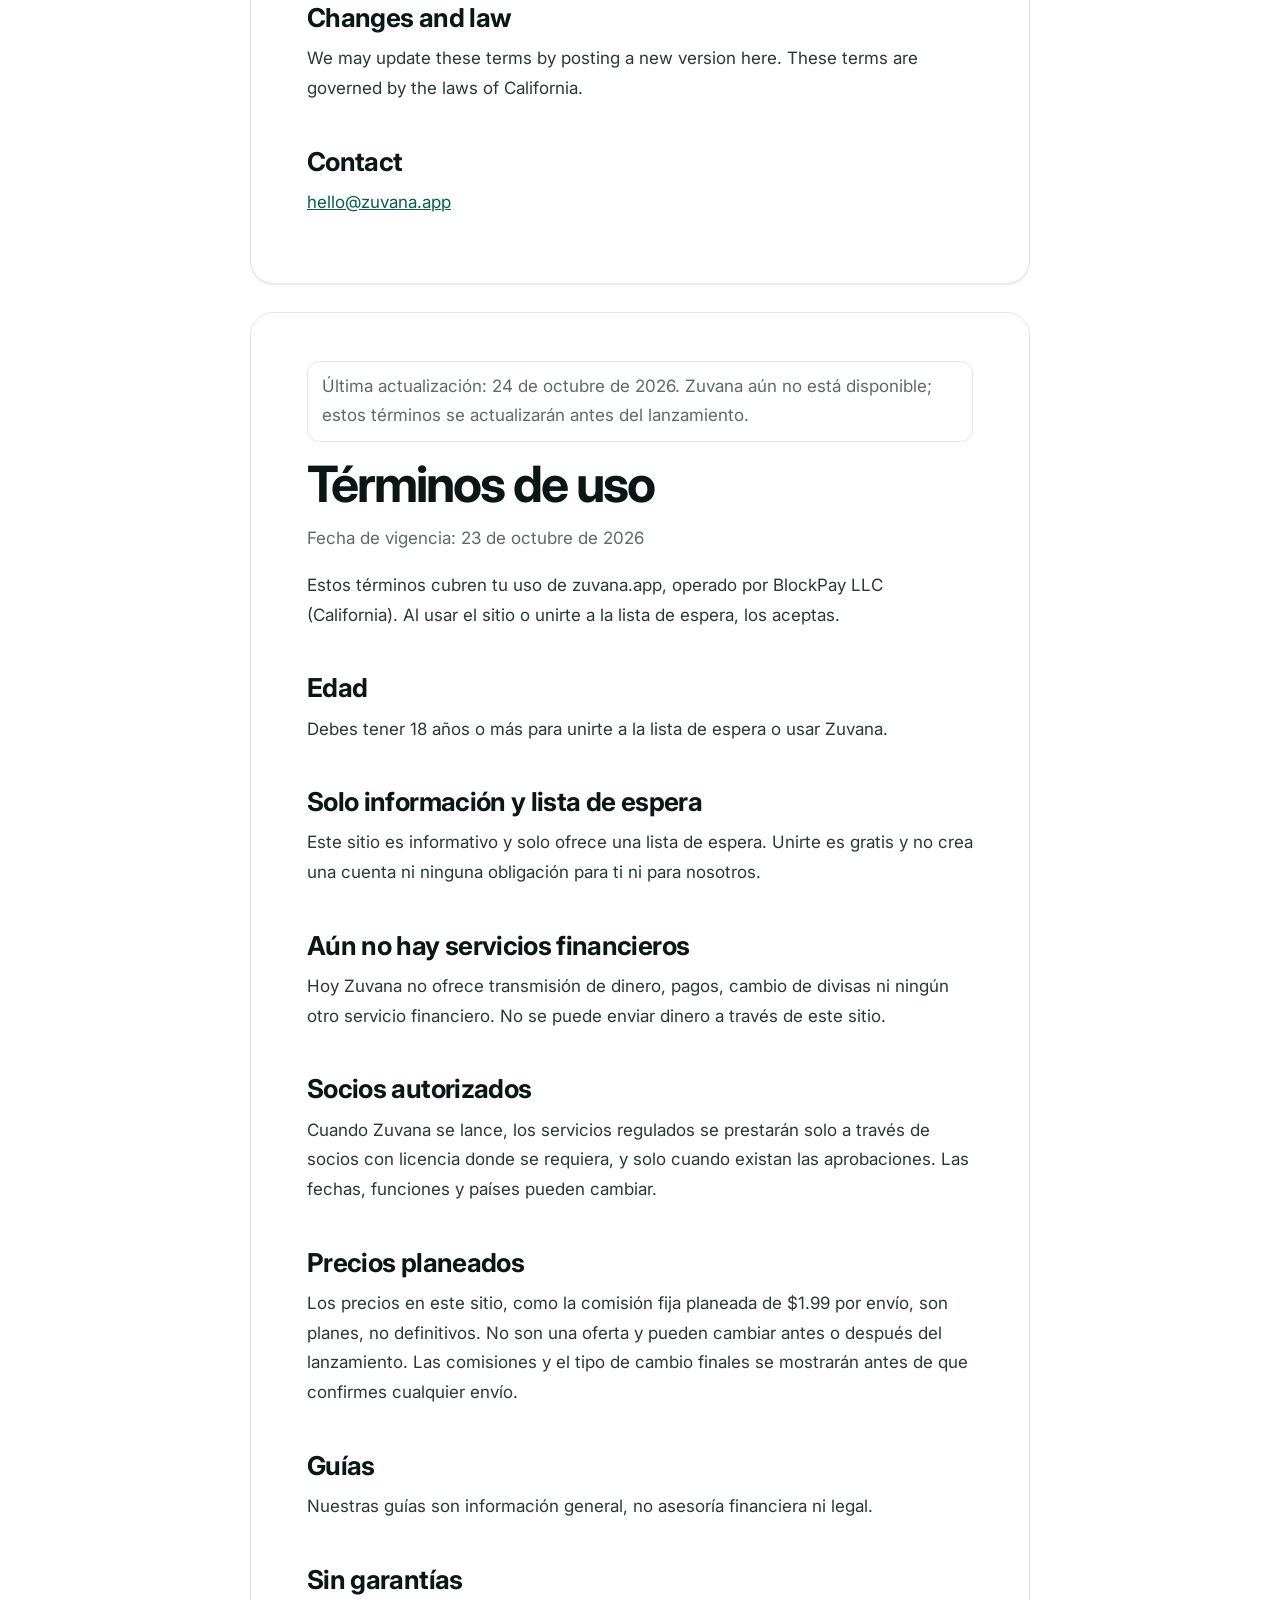
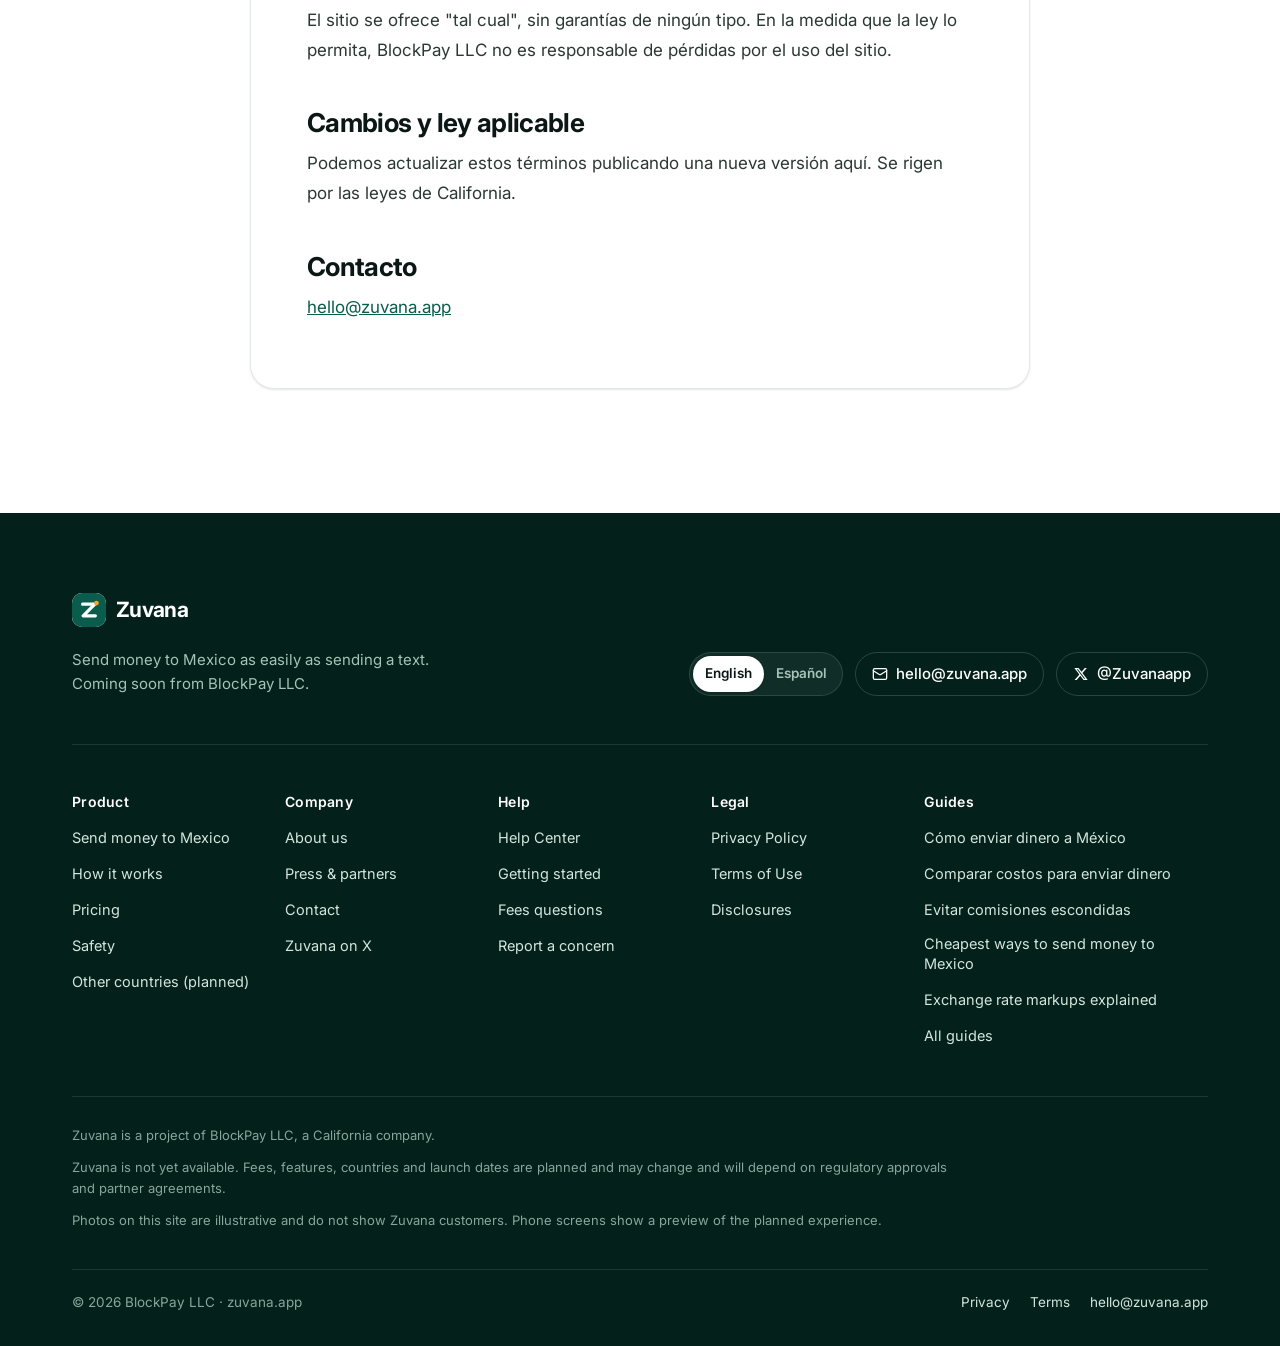
<file: terms.html>
<!DOCTYPE html>
<html lang="en">
<head>
<meta charset="utf-8">
<meta name="viewport" content="width=device-width,initial-scale=1">
<title>Terms of Use / Términos de uso | Zuvana</title>
<meta name="description" content="Terms for the Zuvana informational site and waitlist. Términos del sitio y lista de espera de Zuvana.">
<link rel="icon" href="favicon.ico" sizes="16x16 32x32 48x48">
<link rel="icon" href="favicon.svg" type="image/svg+xml">
<link rel="icon" href="favicon-32.png" sizes="32x32" type="image/png">
<link rel="apple-touch-icon" href="apple-touch-icon.png">
<link rel="canonical" href="https://zuvana.app/terms.html">
<meta name="theme-color" content="#04291F">
<link rel="preconnect" href="https://fonts.googleapis.com">
<link rel="preconnect" href="https://fonts.gstatic.com" crossorigin>
<link rel="stylesheet" href="https://fonts.googleapis.com/css2?family=Inter:opsz,wght@14..32,400..800&display=swap">
<link rel="stylesheet" href="/styles.css">
<script>document.documentElement.classList.add("js")</script>
</head>
<body>
<!--data-v3-->
<svg width="0" height="0" style="position:absolute" aria-hidden="true" focusable="false"><defs>
<symbol id="f-us" viewBox="0 0 20 20"><rect width="20" height="20" fill="#fff"/><g fill="#c8102e"><rect y="0" width="20" height="1.54"/><rect y="3.08" width="20" height="1.54"/><rect y="6.15" width="20" height="1.54"/><rect y="9.23" width="20" height="1.54"/><rect y="12.3" width="20" height="1.54"/><rect y="15.38" width="20" height="1.54"/><rect y="18.46" width="20" height="1.54"/></g><rect width="9.5" height="10.77" fill="#1f3a8a"/><g fill="#fff"><circle cx="2.4" cy="2.4" r=".6"/><circle cx="4.75" cy="2.4" r=".6"/><circle cx="7.1" cy="2.4" r=".6"/><circle cx="3.6" cy="4.6" r=".6"/><circle cx="5.9" cy="4.6" r=".6"/><circle cx="2.4" cy="6.8" r=".6"/><circle cx="4.75" cy="6.8" r=".6"/><circle cx="7.1" cy="6.8" r=".6"/><circle cx="3.6" cy="9" r=".6"/><circle cx="5.9" cy="9" r=".6"/></g></symbol>
<symbol id="f-mx" viewBox="0 0 20 20"><rect width="6.67" height="20" fill="#006847"/><rect x="6.67" width="6.66" height="20" fill="#fff"/><rect x="13.33" width="6.67" height="20" fill="#ce1126"/><circle cx="10" cy="10" r="1.9" fill="#8a5a2b"/><path d="M8.3 11.2q1.7 1.4 3.4 0" stroke="#3a7d44" stroke-width=".6" fill="none"/></symbol>
<symbol id="i-msg" viewBox="0 0 24 24"><path d="M7.9 20A9 9 0 1 0 4 16.1L2 22Z"/></symbol>
<symbol id="i-phone" viewBox="0 0 24 24"><rect width="14" height="20" x="5" y="2" rx="2" ry="2"/><path d="M12 18h.01"/></symbol>
<symbol id="i-receipt" viewBox="0 0 24 24"><path d="M4 2v20l2-1 2 1 2-1 2 1 2-1 2 1 2-1 2 1V2l-2 1-2-1-2 1-2-1-2 1-2-1-2 1Z"/><path d="M16 8h-6a2 2 0 1 0 0 4h4a2 2 0 1 1 0 4H8"/><path d="M12 17.5v-11"/></symbol>
<symbol id="i-eye" viewBox="0 0 24 24"><path d="M2 12s3-7 10-7 10 7 10 7-3 7-10 7-10-7-10-7Z"/><circle cx="12" cy="12" r="3"/></symbol>
<symbol id="i-lang" viewBox="0 0 24 24"><path d="m5 8 6 6"/><path d="m4 14 6-6 2-3"/><path d="M2 5h12"/><path d="M7 2h1"/><path d="m22 22-5-10-5 10"/><path d="M14 18h6"/></symbol>
<symbol id="i-bank" viewBox="0 0 24 24"><path d="M3 22h18"/><path d="M6 18v-7"/><path d="M10 18v-7"/><path d="M14 18v-7"/><path d="M18 18v-7"/><path d="m12 2 8 5H4Z"/></symbol>
<symbol id="i-check" viewBox="0 0 24 24"><path d="M20 6 9 17l-5-5"/></symbol>
<symbol id="i-checkc" viewBox="0 0 24 24"><circle cx="12" cy="12" r="10"/><path d="m9 12 2 2 4-4"/></symbol>
<symbol id="i-arrow" viewBox="0 0 24 24"><path d="M5 12h14"/><path d="m12 5 7 7-7 7"/></symbol>
<symbol id="i-plus" viewBox="0 0 24 24"><path d="M5 12h14"/><path d="M12 5v14"/></symbol>
<symbol id="i-back" viewBox="0 0 24 24"><path d="m15 18-6-6 6-6"/></symbol>
<symbol id="i-right" viewBox="0 0 24 24"><path d="m9 18 6-6-6-6"/></symbol>
<symbol id="i-down" viewBox="0 0 24 24"><path d="m6 9 6 6 6-6"/></symbol>
<symbol id="i-info" viewBox="0 0 24 24"><circle cx="12" cy="12" r="10"/><path d="M12 16v-4"/><path d="M12 8h.01"/></symbol>
<symbol id="i-user" viewBox="0 0 24 24"><path d="M19 21v-2a4 4 0 0 0-4-4H9a4 4 0 0 0-4 4v2"/><circle cx="12" cy="7" r="4"/></symbol>
<symbol id="i-users" viewBox="0 0 24 24"><path d="M16 21v-2a4 4 0 0 0-4-4H6a4 4 0 0 0-4 4v2"/><circle cx="9" cy="7" r="4"/><path d="M22 21v-2a4 4 0 0 0-3-3.87"/><path d="M16 3.13a4 4 0 0 1 0 7.75"/></symbol>
<symbol id="i-menu" viewBox="0 0 24 24"><path d="M4 7h16"/><path d="M4 12h16"/><path d="M4 17h16"/></symbol>
<symbol id="i-x" viewBox="0 0 24 24"><path d="M18 6 6 18"/><path d="m6 6 12 12"/></symbol>
<symbol id="i-globe" viewBox="0 0 24 24"><circle cx="12" cy="12" r="10"/><path d="M12 2a14.5 14.5 0 0 0 0 20 14.5 14.5 0 0 0 0-20"/><path d="M2 12h20"/></symbol>
<symbol id="i-shield" viewBox="0 0 24 24"><path d="M20 13c0 5-3.5 7.5-7.66 8.95a1 1 0 0 1-.67-.01C7.5 20.5 4 18 4 13V6a1 1 0 0 1 1-1c2 0 4.5-1.2 6.24-2.72a1.17 1.17 0 0 1 1.52 0C14.51 3.81 17 5 19 5a1 1 0 0 1 1 1z"/><path d="m9 12 2 2 4-4"/></symbol>
<symbol id="i-id" viewBox="0 0 24 24"><rect width="20" height="14" x="2" y="5" rx="2"/><circle cx="8" cy="12" r="2"/><path d="M14 10h4"/><path d="M14 14h4"/><path d="M5 16.5c.6-1 1.7-1.5 3-1.5s2.4.5 3 1.5"/></symbol>
<symbol id="i-alert" viewBox="0 0 24 24"><path d="m21.73 18-8-14a2 2 0 0 0-3.48 0l-8 14A2 2 0 0 0 4 21h16a2 2 0 0 0 1.73-3"/><path d="M12 9v4"/><path d="M12 17h.01"/></symbol>
<symbol id="i-search" viewBox="0 0 24 24"><circle cx="11" cy="11" r="8"/><path d="m21 21-4.3-4.3"/></symbol>
<symbol id="i-mail" viewBox="0 0 24 24"><rect width="20" height="16" x="2" y="4" rx="2"/><path d="m22 7-8.97 5.7a1.94 1.94 0 0 1-2.06 0L2 7"/></symbol>
<symbol id="i-heart" viewBox="0 0 24 24"><path d="M19 14c1.49-1.46 3-3.21 3-5.5A5.5 5.5 0 0 0 16.5 3c-1.76 0-3 .5-4.5 2-1.5-1.5-2.74-2-4.5-2A5.5 5.5 0 0 0 2 8.5c0 2.3 1.5 4.05 3 5.5l7 7Z"/></symbol>
<symbol id="i-book" viewBox="0 0 24 24"><path d="M2 3h6a4 4 0 0 1 4 4v14a3 3 0 0 0-3-3H2z"/><path d="M22 3h-6a4 4 0 0 0-4 4v14a3 3 0 0 1 3-3h7z"/></symbol>
<symbol id="i-help" viewBox="0 0 24 24"><circle cx="12" cy="12" r="10"/><path d="M9.09 9a3 3 0 0 1 5.83 1c0 2-3 3-3 3"/><path d="M12 17h.01"/></symbol>
<symbol id="i-key" viewBox="0 0 24 24"><circle cx="7.5" cy="15.5" r="5.5"/><path d="m21 2-9.6 9.6"/><path d="m15.5 7.5 3 3L22 7l-3-3"/></symbol>
<symbol id="i-clock" viewBox="0 0 24 24"><circle cx="12" cy="12" r="10"/><path d="M12 6v6l4 2"/></symbol>
<symbol id="i-handshake" viewBox="0 0 24 24"><path d="m11 17 2 2a1 1 0 1 0 3-3"/><path d="m14 14 2.5 2.5a1 1 0 1 0 3-3l-3.88-3.88a3 3 0 0 0-4.24 0l-.88.88a1 1 0 1 1-3-3l2.81-2.81a5.79 5.79 0 0 1 7.06-.87l.47.28a2 2 0 0 0 1.42.25L21 4"/><path d="m21 3 1 11h-2"/><path d="M3 3 2 14l6.5 6.5a1 1 0 1 0 3-3"/><path d="M3 4h8"/></symbol>
<symbol id="i-sparkle" viewBox="0 0 24 24"><path d="M9.94 15.5A2 2 0 0 0 8.5 14.06l-6.14-1.58a.5.5 0 0 1 0-.96L8.5 9.94A2 2 0 0 0 9.94 8.5l1.58-6.14a.5.5 0 0 1 .96 0L14.06 8.5A2 2 0 0 0 15.5 9.94l6.14 1.58a.5.5 0 0 1 0 .96L15.5 14.06a2 2 0 0 0-1.44 1.44l-1.58 6.14a.5.5 0 0 1-.96 0z"/></symbol>
<symbol id="i-file" viewBox="0 0 24 24"><path d="M15 2H6a2 2 0 0 0-2 2v16a2 2 0 0 0 2 2h12a2 2 0 0 0 2-2V7Z"/><path d="M14 2v4a2 2 0 0 0 2 2h4"/><path d="M10 13h4"/><path d="M10 17h4"/></symbol>
<symbol id="i-store" viewBox="0 0 24 24"><path d="m2 7 4.41-4.41A2 2 0 0 1 7.83 2h8.34a2 2 0 0 1 1.42.59L22 7"/><path d="M4 12v8a2 2 0 0 0 2 2h12a2 2 0 0 0 2-2v-8"/><path d="M15 22v-4a2 2 0 0 0-2-2h-2a2 2 0 0 0-2 2v4"/><path d="M2 7h20"/><path d="M22 7v3a2 2 0 0 1-2 2a2.7 2.7 0 0 1-1.59-.63.7.7 0 0 0-.82 0A2.7 2.7 0 0 1 16 12a2.7 2.7 0 0 1-1.59-.63.7.7 0 0 0-.82 0A2.7 2.7 0 0 1 12 12a2.7 2.7 0 0 1-1.59-.63.7.7 0 0 0-.82 0A2.7 2.7 0 0 1 8 12a2.7 2.7 0 0 1-1.59-.63.7.7 0 0 0-.82 0A2.7 2.7 0 0 1 4 12a2 2 0 0 1-2-2V7"/></symbol>
<symbol id="i-grad" viewBox="0 0 24 24"><path d="M21.42 10.92a1 1 0 0 0-.02-1.84L12.83 5.18a2 2 0 0 0-1.66 0L2.6 9.08a1 1 0 0 0 0 1.83l8.57 3.91a2 2 0 0 0 1.66 0z"/><path d="M22 10v6"/><path d="M6 12.5V16a6 3 0 0 0 12 0v-3.5"/></symbol>
<symbol id="i-home" viewBox="0 0 24 24"><path d="M15 21v-8a1 1 0 0 0-1-1h-4a1 1 0 0 0-1 1v8"/><path d="M3 10a2 2 0 0 1 .71-1.53l7-6a2 2 0 0 1 2.58 0l7 6A2 2 0 0 1 21 10v9a2 2 0 0 1-2 2H5a2 2 0 0 1-2-2z"/></symbol>
<symbol id="i-xlogo" viewBox="0 0 24 24"><path fill="currentColor" stroke="none" d="M17.75 3h3.07l-6.7 7.66L22 21h-6.17l-4.84-6.32L5.45 21H2.37l7.17-8.2L2 3h6.33l4.37 5.78L17.75 3Zm-1.08 16.2h1.7L7.4 4.73H5.58L16.67 19.2Z"/></symbol>
</defs></svg>
<a class="skip" href="#main"><span data-i="kb58273f">Skip to content</span></a>
<div class="announce" role="region" aria-label="Announcement" data-t-aria-label="kfeb4d2d"><div class="container announce-in"><span class="dot" aria-hidden="true"></span><span><span data-i="ke123658">Zuvana is coming soon. Join the waitlist for early access.</span></span><a href="/#wl"><span data-i="kfd27891">Join the waitlist</span><svg class="ic" aria-hidden="true"><use href="#i-arrow"/></svg></a></div></div>
<header class="site-header" id="top">
  <div class="container nav">
    <a class="brand" href="/" aria-label="Zuvana home" data-t-aria-label="kb86e06b"><img src="/logo.svg" alt="" width="34" height="34">Zuvana</a>
    <nav class="primary" aria-label="Main" data-t-aria-label="ka02c83a">
      <ul class="menu">
        <li class="has-mega"><button class="menu-btn" type="button" aria-expanded="false" aria-controls="mega-personal"><span><span data-i="k184daff">Personal</span></span><svg class="ic" aria-hidden="true"><use href="#i-down"/></svg></button>
          <div class="mega" id="mega-personal">
            <div>
              <p class="mega-h"><span data-i="k66421c0">Send money</span></p>
              <a class="mega-item" href="/"><span class="mi"><span class="flag" aria-hidden="true"><svg viewBox="0 0 20 20"><use href="#f-mx"/></svg></span></span><span><b><span data-i="k58bee92">To Mexico</span></b><small><span data-i="k82a7772">Our launch corridor, coming soon</span></small></span></a>
              <a class="mega-item" href="/help.html#countries"><span class="mi"><svg class="ic" aria-hidden="true"><use href="#i-globe"/></svg></span><span><b><span data-i="k467dd70">Other countries (planned)</span></b><small><span data-i="k6ffb12f">More corridors after launch</span></small></span></a>
              <a class="mega-item" href="/guides/"><span class="mi"><svg class="ic" aria-hidden="true"><use href="#i-book"/></svg></span><span><b><span data-i="k45389ee">Guides</span></b><small><span data-i="k0163648">Free guides to sending money home</span></small></span></a>
            </div>
            <div>
              <p class="mega-h"><span data-i="k2f1a3e6">Learn</span></p>
              <a class="mega-item" href="/how-it-works.html"><span class="mi"><svg class="ic" aria-hidden="true"><use href="#i-msg"/></svg></span><span><b><span data-i="k9ffdb95">How it works</span></b><small><span data-i="kc6520cc">Send by text, step by step</span></small></span></a>
              <a class="mega-item" href="/pricing.html"><span class="mi"><svg class="ic" aria-hidden="true"><use href="#i-receipt"/></svg></span><span><b><span data-i="ke22ac25">Pricing</span></b><small><span data-i="k71e75e0">One planned flat fee</span></small></span></a>
              <a class="mega-item" href="/safety.html"><span class="mi"><svg class="ic" aria-hidden="true"><use href="#i-shield"/></svg></span><span><b><span data-i="k6472ce4">Safety</span></b><small><span data-i="kb361ba9">How we plan to protect you</span></small></span></a>
            </div>
            <div class="mega-feature">
              <div><b><span data-i="k227165d">Be first in line</span></b><p><span data-i="k96fa084">Join the waitlist and we'll tell you when Zuvana opens.</span></p></div>
              <a class="btn btn-accent btn-sm" href="/#wl"><span data-i="kfd27891">Join the waitlist</span></a>
            </div>
          </div>
        </li>
        <li><a href="/how-it-works.html"><span data-i="k9ffdb95">How it works</span></a></li>
        <li><a href="/pricing.html"><span data-i="ke22ac25">Pricing</span></a></li>
        <li><a href="/help.html"><span data-i="k6a26f54">Help</span></a></li>
        <li><a href="/about.html"><span data-i="k8f7f4c1">About</span></a></li>
      </ul>
    </nav>
    <div class="nav-right">
      <div class="lang-switch" role="group" aria-label="Language" data-t-aria-label="k4994a8f"><button type="button" data-set="en" aria-pressed="true">EN</button><button type="button" data-set="es" aria-pressed="false">ES</button></div>
      <a class="btn btn-primary btn-sm nav-cta" href="/#wl"><span data-i="kfd27891">Join the waitlist</span></a>
      <button class="burger" type="button" aria-expanded="false" aria-controls="drawer" aria-label="Open menu"><svg class="ic" aria-hidden="true"><use href="#i-menu"/></svg></button>
    </div>
  </div>
</header>
<div class="scrim" aria-hidden="true"></div>
<div class="drawer" id="drawer" role="dialog" aria-modal="true" aria-label="Menu" data-t-aria-label="kb615412" aria-hidden="true">
  <div class="drawer-top"><a class="brand" href="/"><img src="/logo.svg" alt="" width="34" height="34">Zuvana</a><button class="burger drawer-close" type="button" aria-label="Close menu" data-t-aria-label="k68f18f6"><svg class="ic" aria-hidden="true"><use href="#i-x"/></svg></button></div>
  <div class="drawer-body">
    <p class="drawer-h"><span data-i="k66421c0">Send money</span></p>
    <a class="dl" href="/"><span><span data-i="k58bee92">To Mexico</span> <small><span data-i="k81151a1">Coming soon</span></small></span><svg class="ic" aria-hidden="true"><use href="#i-right"/></svg></a>
    <a class="dl" href="/help.html#countries"><span><span data-i="k467dd70">Other countries (planned)</span></span><svg class="ic" aria-hidden="true"><use href="#i-right"/></svg></a>
    <a class="dl" href="/guides/"><span><span data-i="k45389ee">Guides</span></span><svg class="ic" aria-hidden="true"><use href="#i-right"/></svg></a>
    <p class="drawer-h"><span data-i="k1c76cbf">Company</span></p>
    <a class="dl" href="/how-it-works.html"><span><span data-i="k9ffdb95">How it works</span></span><svg class="ic" aria-hidden="true"><use href="#i-right"/></svg></a>
    <a class="dl" href="/pricing.html"><span><span data-i="ke22ac25">Pricing</span></span><svg class="ic" aria-hidden="true"><use href="#i-right"/></svg></a>
    <a class="dl" href="/safety.html"><span><span data-i="k6472ce4">Safety</span></span><svg class="ic" aria-hidden="true"><use href="#i-right"/></svg></a>
    <a class="dl" href="/help.html"><span><span data-i="kefdaf9f">Help Center</span></span><svg class="ic" aria-hidden="true"><use href="#i-right"/></svg></a>
    <a class="dl" href="/about.html"><span><span data-i="k8f7f4c1">About</span></span><svg class="ic" aria-hidden="true"><use href="#i-right"/></svg></a>
  </div>
  <div class="drawer-foot">
    <div class="lang-switch" role="group" aria-label="Language" data-t-aria-label="k4994a8f"><button type="button" data-set="en" aria-pressed="true">English</button><button type="button" data-set="es" aria-pressed="false">Español</button></div>
    <a class="btn btn-primary btn-block" href="/#wl"><span data-i="kfd27891">Join the waitlist</span><svg class="ic" aria-hidden="true"><use href="#i-arrow"/></svg></a>
  </div>
</div>
<div class="page">
<p class="page-tools"><a href="#es" lang="es">Español ↓</a></p>
<main id="main">
<p class="draft">Last updated: October 24, 2026. Zuvana is not yet available; these terms will be updated before launch. / Última actualización: 24 de octubre de 2026. Zuvana aún no está disponible; estos términos se actualizarán antes del lanzamiento.</p>
<article class="doc" lang="en" id="en">
<h1>Terms of Use</h1>
<p class="mut">Effective date: October 23, 2026</p>
<p>These terms cover your use of zuvana.app, run by BlockPay LLC (California). By using the site or joining the waitlist, you agree to them.</p>
<h2>Age</h2>
<p>You must be 18+ to join the waitlist or use Zuvana.</p>
<h2>Information and waitlist only</h2>
<p>This site is informational and offers a waitlist only. Joining is free and does not create an account or any obligation for you or for us.</p>
<h2>No financial services yet</h2>
<p>Zuvana does not offer money transmission, payments, currency exchange, or any other financial service today. No money can be sent through this site.</p>
<h2>Licensed partners</h2>
<p>When Zuvana launches, regulated services will be provided only through licensed partners where a license is required, and only where approvals are in place. Launch dates, features, and countries may change.</p>
<h2>Planned pricing</h2>
<p>Pricing shown on this site, such as the planned flat $1.99 fee per transfer, is planned, not final. It is not an offer and can change before or after launch. Final fees and exchange rates will be shown before you confirm any transfer.</p>
<h2>Guides</h2>
<p>Our guides are general information, not financial or legal advice.</p>
<h2>No warranties</h2>
<p>The site is provided "as is" without warranties of any kind. To the extent the law allows, BlockPay LLC is not liable for any loss from using the site.</p>
<h2>Changes and law</h2>
<p>We may update these terms by posting a new version here. These terms are governed by the laws of California.</p>
<h2>Contact</h2>
<p><a href="mailto:hello@zuvana.app">hello@zuvana.app</a></p>
</article>
<article class="doc" lang="es" id="es">
<p class="draft">Última actualización: 24 de octubre de 2026. Zuvana aún no está disponible; estos términos se actualizarán antes del lanzamiento.</p>
<h1>Términos de uso</h1>
<p class="mut">Fecha de vigencia: 23 de octubre de 2026</p>
<p>Estos términos cubren tu uso de zuvana.app, operado por BlockPay LLC (California). Al usar el sitio o unirte a la lista de espera, los aceptas.</p>
<h2>Edad</h2>
<p>Debes tener 18 años o más para unirte a la lista de espera o usar Zuvana.</p>
<h2>Solo información y lista de espera</h2>
<p>Este sitio es informativo y solo ofrece una lista de espera. Unirte es gratis y no crea una cuenta ni ninguna obligación para ti ni para nosotros.</p>
<h2>Aún no hay servicios financieros</h2>
<p>Hoy Zuvana no ofrece transmisión de dinero, pagos, cambio de divisas ni ningún otro servicio financiero. No se puede enviar dinero a través de este sitio.</p>
<h2>Socios autorizados</h2>
<p>Cuando Zuvana se lance, los servicios regulados se prestarán solo a través de socios con licencia donde se requiera, y solo cuando existan las aprobaciones. Las fechas, funciones y países pueden cambiar.</p>
<h2>Precios planeados</h2>
<p>Los precios en este sitio, como la comisión fija planeada de $1.99 por envío, son planes, no definitivos. No son una oferta y pueden cambiar antes o después del lanzamiento. Las comisiones y el tipo de cambio finales se mostrarán antes de que confirmes cualquier envío.</p>
<h2>Guías</h2>
<p>Nuestras guías son información general, no asesoría financiera ni legal.</p>
<h2>Sin garantías</h2>
<p>El sitio se ofrece "tal cual", sin garantías de ningún tipo. En la medida que la ley lo permita, BlockPay LLC no es responsable de pérdidas por el uso del sitio.</p>
<h2>Cambios y ley aplicable</h2>
<p>Podemos actualizar estos términos publicando una nueva versión aquí. Se rigen por las leyes de California.</p>
<h2>Contacto</h2>
<p><a href="mailto:hello@zuvana.app">hello@zuvana.app</a></p>
</article>
</main>
</div>
<footer class="site-footer">
  <div class="container">
    <div class="foot-top">
      <div><a class="brand" href="/"><img src="/logo.svg" alt="" width="34" height="34">Zuvana</a>
      <p class="foot-tag"><span data-i="kff8149c">Send money to Mexico as easily as sending a text. Coming soon from BlockPay LLC.</span></p></div>
      <div class="foot-contact">
        <div class="lang-switch" role="group" aria-label="Language" data-t-aria-label="k4994a8f"><button type="button" data-set="en" aria-pressed="true">English</button><button type="button" data-set="es" aria-pressed="false">Español</button></div>
        <a class="pillink" href="mailto:hello@zuvana.app"><svg class="ic" aria-hidden="true"><use href="#i-mail"/></svg>hello@zuvana.app</a>
        <a class="pillink" href="https://x.com/Zuvanaapp" rel="noopener" target="_blank" aria-label="Zuvana on X (opens in a new tab)" data-t-aria-label="kcdee2f4"><svg class="ic" aria-hidden="true"><use href="#i-xlogo"/></svg>@Zuvanaapp</a>
      </div>
    </div>
    <nav class="foot-cols" aria-label="Footer" data-t-aria-label="kded40f2">
      <div><h3><span data-i="kdeb1051">Product</span></h3><ul>
        <li><a href="/"><span data-i="kb3b4e52">Send money to Mexico</span></a></li>
        <li><a href="/how-it-works.html"><span data-i="k9ffdb95">How it works</span></a></li>
        <li><a href="/pricing.html"><span data-i="ke22ac25">Pricing</span></a></li>
        <li><a href="/safety.html"><span data-i="k6472ce4">Safety</span></a></li>
        <li><a href="/help.html#countries"><span data-i="k467dd70">Other countries (planned)</span></a></li></ul></div>
      <div><h3><span data-i="k1c76cbf">Company</span></h3><ul>
        <li><a href="/about.html"><span data-i="kcf23ee2">About us</span></a></li>
        <li><a href="/about.html#press"><span data-h="k120eb67">Press &amp; partners</span></a></li>
        <li><a href="mailto:hello@zuvana.app"><span data-i="kbbaff12">Contact</span></a></li>
        <li><a href="https://x.com/Zuvanaapp" rel="noopener" target="_blank"><span data-i="k32ee04e">Zuvana on X</span></a></li></ul></div>
      <div><h3><span data-i="k6a26f54">Help</span></h3><ul>
        <li><a href="/help.html"><span data-i="kefdaf9f">Help Center</span></a></li>
        <li><a href="/help.html#getting-started"><span data-i="kcb59b87">Getting started</span></a></li>
        <li><a href="/help.html#fees"><span data-i="k6185d6c">Fees questions</span></a></li>
        <li><a href="/safety.html#report"><span data-i="k89ac304">Report a concern</span></a></li></ul></div>
      <div><h3><span data-i="ka10a9bc">Legal</span></h3><ul>
        <li><a href="/privacy.html"><span data-i="kfa2ead6">Privacy Policy</span></a></li>
        <li><a href="/terms.html"><span data-i="k985a4b7">Terms of Use</span></a></li>
        <li><a href="#fineprint"><span data-i="k64338fe">Disclosures</span></a></li></ul></div>
      <div><h3><span data-i="k45389ee">Guides</span></h3><ul>
        <li><a href="/guides/como-enviar-dinero-a-mexico.html" lang="es">Cómo enviar dinero a México</a></li>
        <li><a href="/guides/comparar-costos-enviar-dinero-mexico.html" lang="es">Comparar costos para enviar dinero</a></li>
        <li><a href="/guides/evitar-comisiones-escondidas-envio-mexico.html" lang="es">Evitar comisiones escondidas</a></li>
        <li><a href="/guides/cheapest-way-to-send-money-to-mexico.html" lang="en">Cheapest ways to send money to Mexico</a></li>
        <li><a href="/guides/exchange-rate-markups-explained.html" lang="en">Exchange rate markups explained</a></li>
        <li><a href="/guides/"><span data-i="ke5e017a">All guides</span></a></li></ul></div>
    </nav>
    <div class="fineprint" id="fineprint">
      <p><span data-i="kf4358e3">Zuvana is a project of BlockPay LLC, a California company.</span></p>
      <p><span data-i="ka595321">Zuvana is not yet available. Fees, features, countries and launch dates are planned and may change and will depend on regulatory approvals and partner agreements.</span></p>
      <p><span data-i="k398bf49">Photos on this site are illustrative and do not show Zuvana customers. Phone screens show a preview of the planned experience.</span></p>
    </div>
    <div class="foot-bottom">
      <span>© 2026 BlockPay LLC · zuvana.app</span>
      <ul><li><a href="/privacy.html"><span data-i="kc5f29bb">Privacy</span></a></li><li><a href="/terms.html"><span data-i="k6f1bf85">Terms</span></a></li><li><a href="mailto:hello@zuvana.app">hello@zuvana.app</a></li></ul>
    </div>
  </div>
</footer>
<script>window.TES={"kfeb4d2d": "Aviso", "kb86e06b": "Inicio de Zuvana", "ka02c83a": "Principal", "k4994a8f": "Idioma", "kb615412": "Menú", "k68f18f6": "Cerrar menú", "kb58273f": "Ir al contenido", "ke123658": "Zuvana llegará pronto. Únete a la lista de espera para tener acceso anticipado.", "kfd27891": "Unirme a la lista", "k184daff": "Personal", "k66421c0": "Enviar dinero", "k58bee92": "A México", "k82a7772": "Nuestra primera ruta, muy pronto", "k467dd70": "Otros países (planeado)", "k6ffb12f": "Más rutas después del lanzamiento", "k45389ee": "Guías", "k0163648": "Guías gratis para enviar dinero a casa", "k2f1a3e6": "Conoce", "k9ffdb95": "Cómo funciona", "kc6520cc": "Envía por mensaje, paso a paso", "ke22ac25": "Precios", "k71e75e0": "Una comisión fija planeada", "k6472ce4": "Seguridad", "kb361ba9": "Cómo planeamos protegerte", "k227165d": "Sé de los primeros", "k96fa084": "Únete a la lista y te avisaremos cuando Zuvana abra.", "k6a26f54": "Ayuda", "k8f7f4c1": "Nosotros", "k81151a1": "Muy pronto", "k1c76cbf": "Compañía", "kefdaf9f": "Centro de ayuda", "kcdee2f4": "Zuvana en X (se abre en otra pestaña)", "kded40f2": "Pie de página", "kff8149c": "Envía dinero a México tan fácil como mandar un mensaje. Muy pronto, de BlockPay LLC.", "kdeb1051": "Producto", "kb3b4e52": "Enviar dinero a México", "kcf23ee2": "Sobre nosotros", "k120eb67": "Prensa y socios", "kbbaff12": "Contacto", "k32ee04e": "Zuvana en X", "kcb59b87": "Primeros pasos", "k6185d6c": "Preguntas sobre comisiones", "k89ac304": "Reportar algo sospechoso", "ka10a9bc": "Legal", "kfa2ead6": "Política de privacidad", "k985a4b7": "Términos de uso", "k64338fe": "Avisos", "ke5e017a": "Todas las guías", "kf4358e3": "Zuvana es un proyecto de BlockPay LLC, una empresa de California.", "ka595321": "Zuvana aún no está disponible. Las comisiones, funciones, países y fechas de lanzamiento son planes que pueden cambiar y dependerán de aprobaciones regulatorias y acuerdos con socios.", "k398bf49": "Las fotos de este sitio son ilustrativas y no muestran clientes de Zuvana. Las pantallas de teléfono muestran una vista previa de la experiencia planeada.", "kc5f29bb": "Privacidad", "k6f1bf85": "Términos"};window.TES_TITLE="Términos de uso · Zuvana";</script>
<script src="/site.js" defer></script>
</body>
</html>
</file>
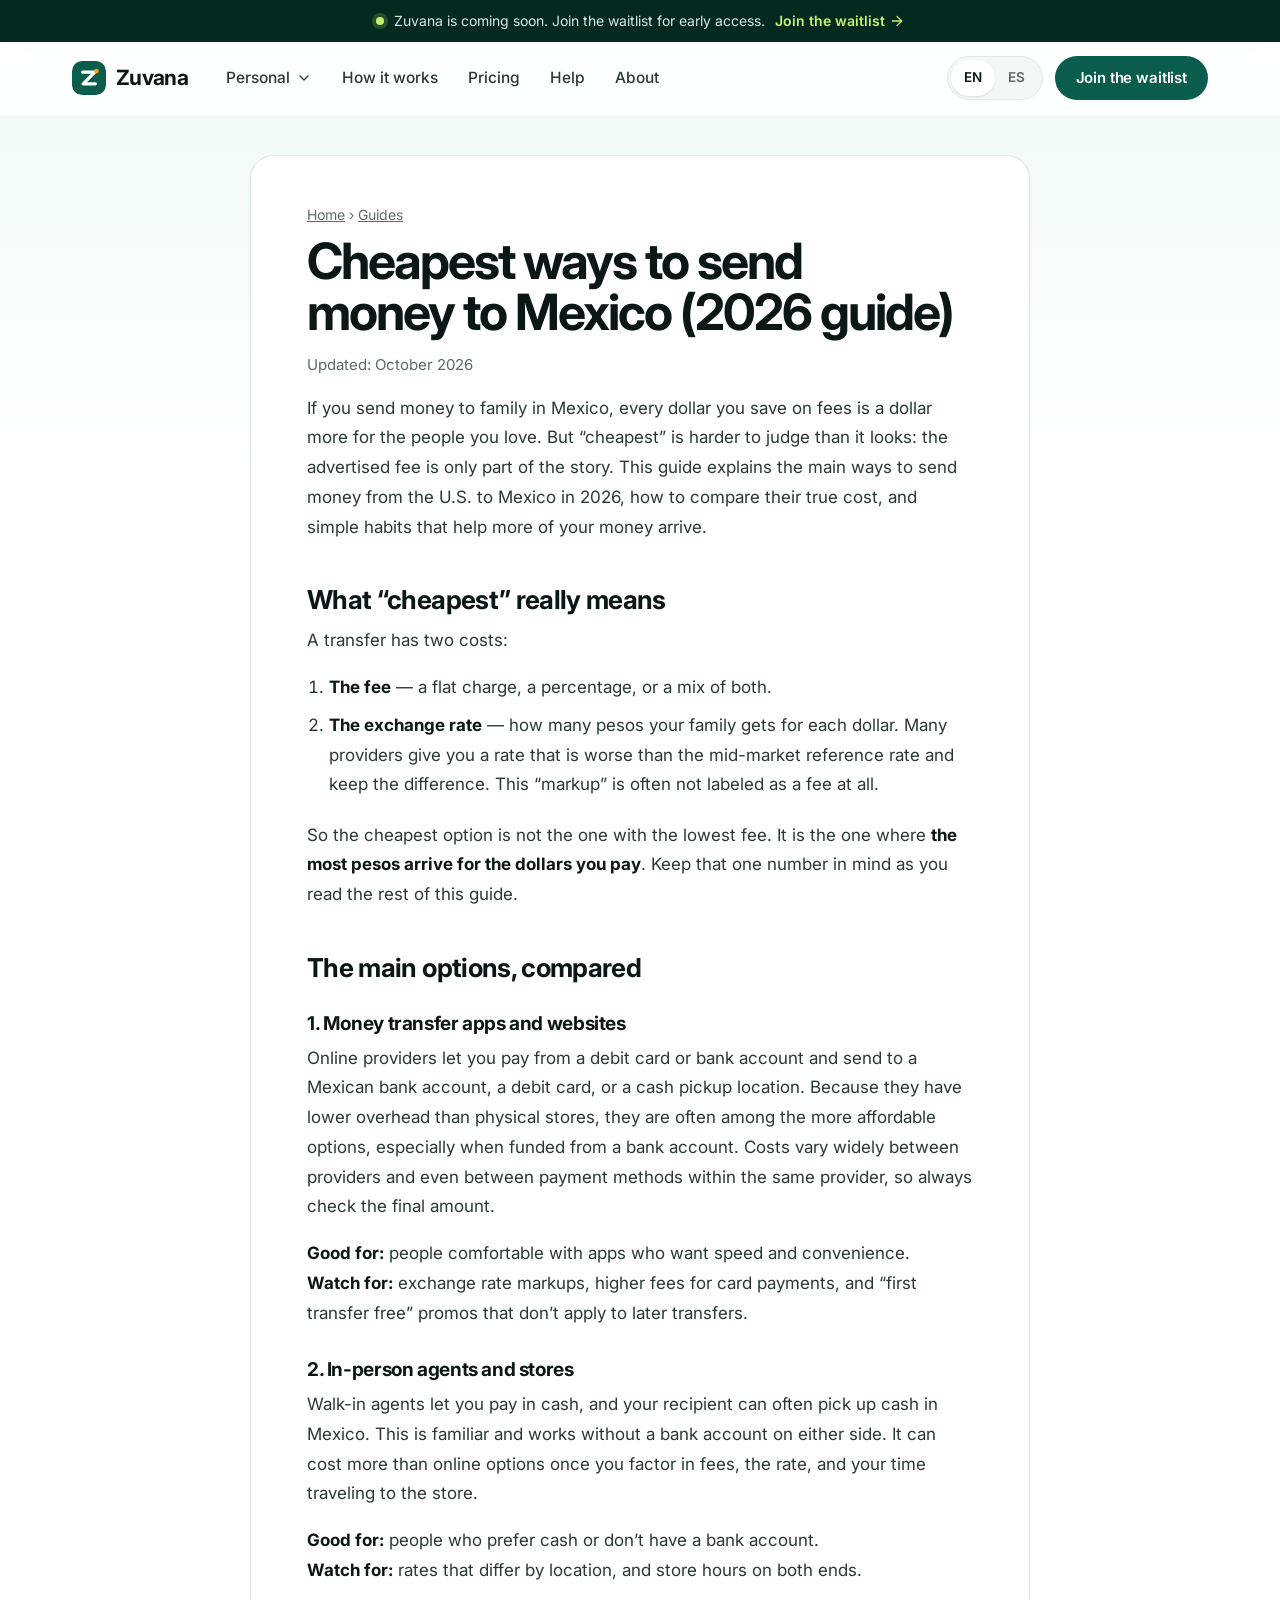
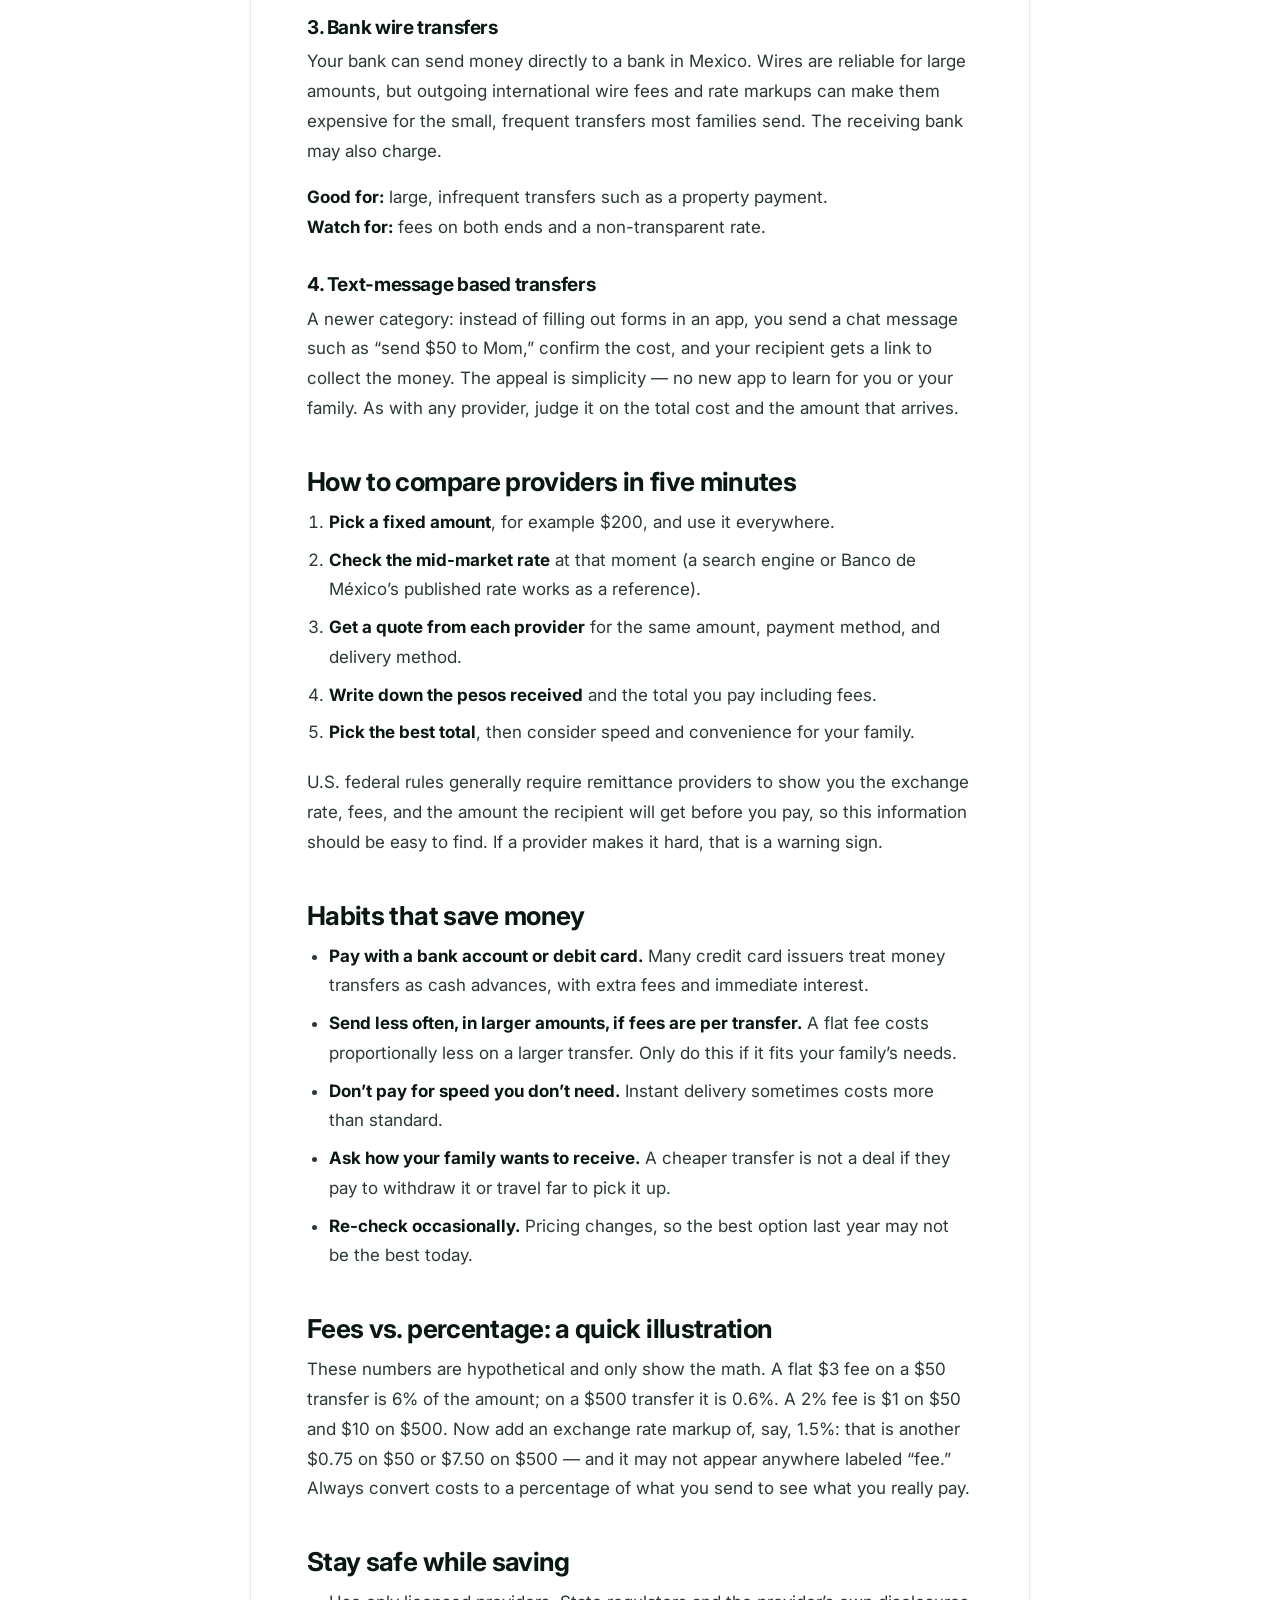
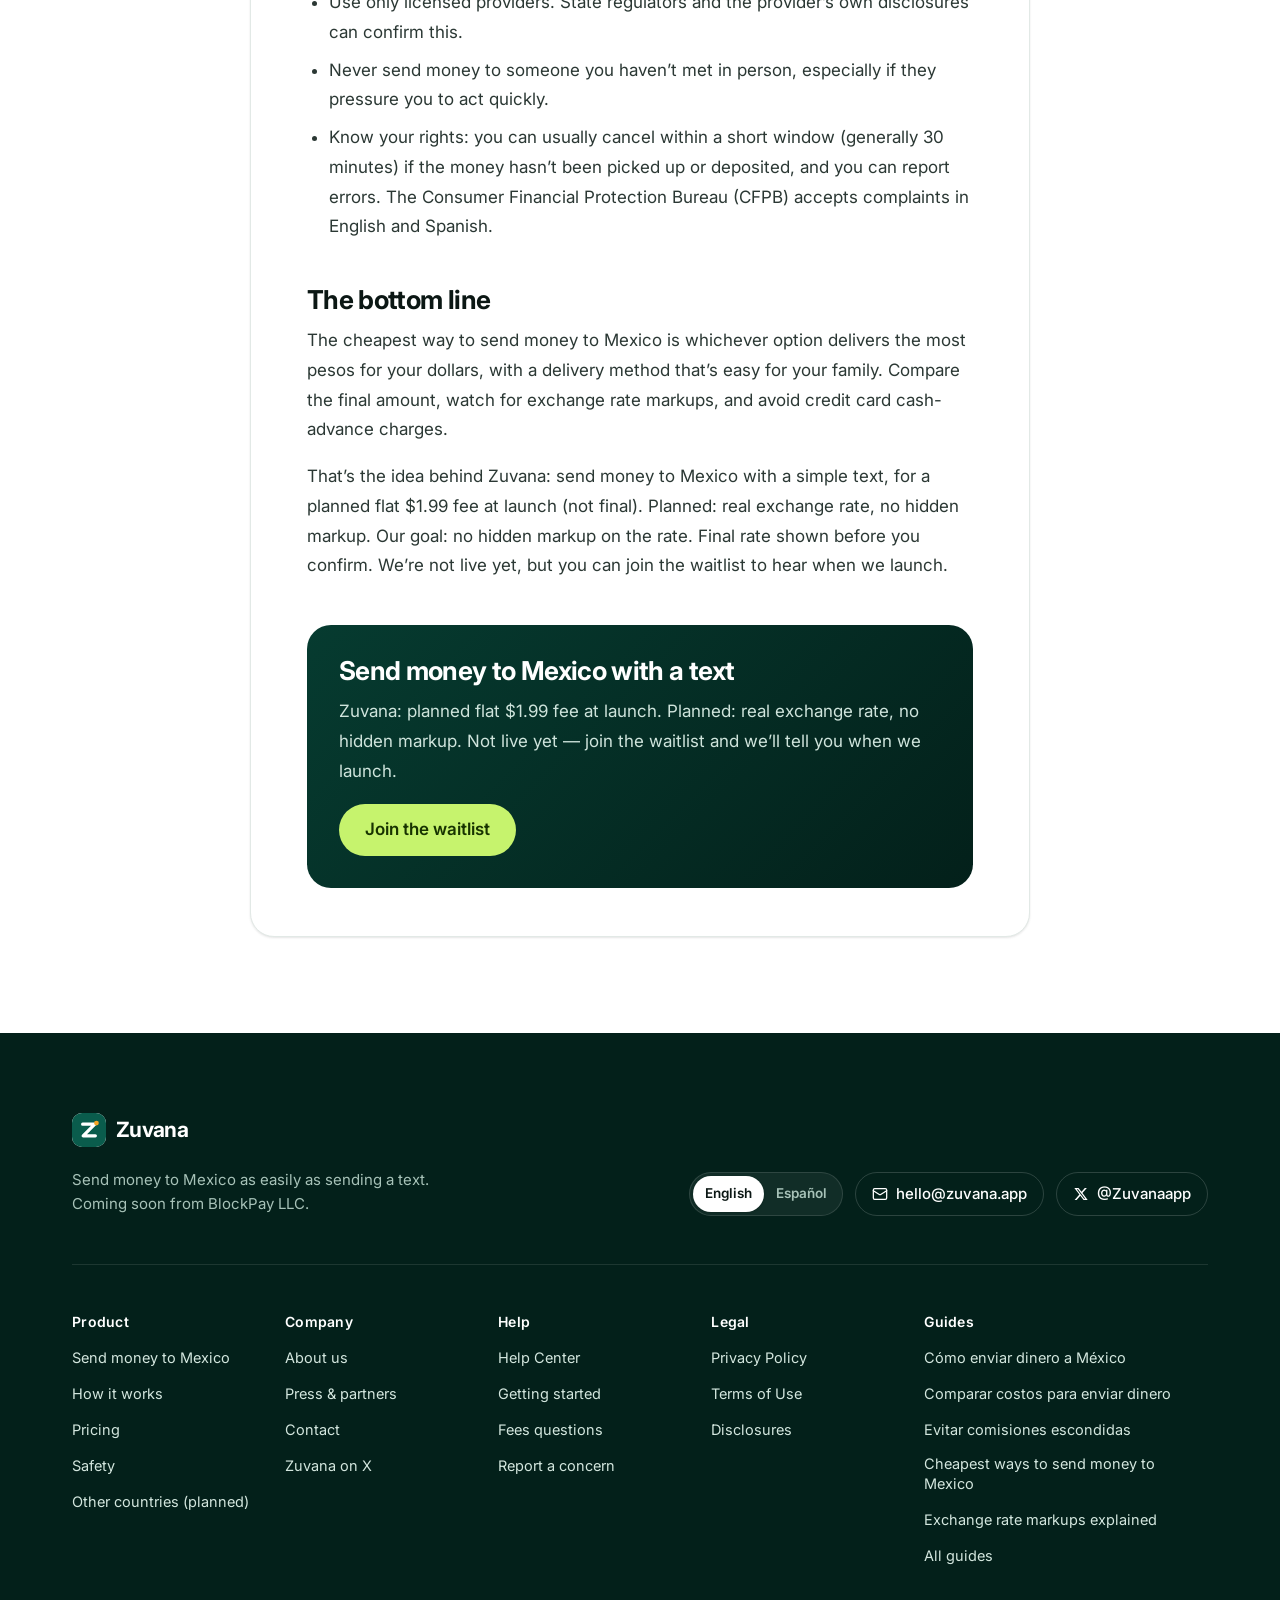
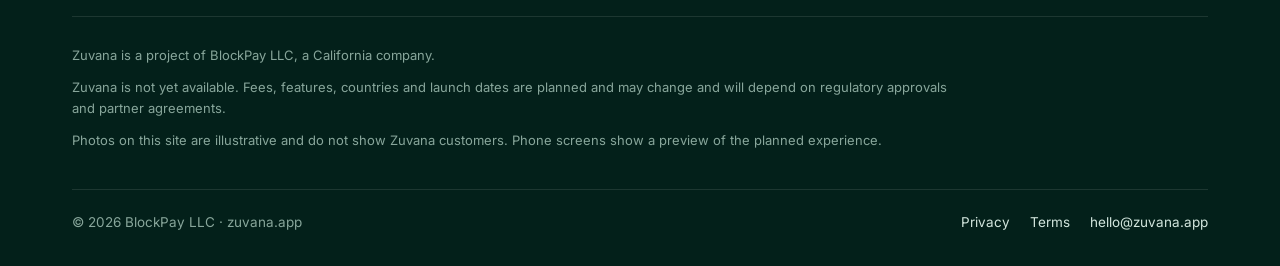
<file: guides/cheapest-way-to-send-money-to-mexico.html>
<!DOCTYPE html>
<html lang="en">
<head>
<meta charset="utf-8">
<meta name="viewport" content="width=device-width,initial-scale=1">
<title>Cheapest ways to send money to Mexico (2026 guide) | Zuvana</title>
<meta name="description" content="How to find the cheapest way to send money from the U.S. to Mexico in 2026: compare apps, agents and wires on total cost, not just the fee.">
<link rel="icon" href="/favicon.ico" sizes="16x16 32x32 48x48">
<link rel="icon" href="/favicon.svg" type="image/svg+xml">
<link rel="icon" href="/favicon-32.png" sizes="32x32" type="image/png">
<link rel="apple-touch-icon" href="/apple-touch-icon.png">
<link rel="canonical" href="https://zuvana.app/guides/cheapest-way-to-send-money-to-mexico.html">
<meta name="theme-color" content="#04291F">
<meta property="og:type" content="article">
<meta property="og:url" content="https://zuvana.app/guides/cheapest-way-to-send-money-to-mexico.html">
<meta property="og:site_name" content="Zuvana">
<meta property="og:title" content="Cheapest ways to send money to Mexico (2026 guide)">
<meta property="og:description" content="How to find the cheapest way to send money from the U.S. to Mexico in 2026: compare apps, agents and wires on total cost, not just the fee.">
<meta property="og:image" content="https://zuvana.app/og-image.png">
<meta property="og:locale" content="en_US">
<meta name="twitter:card" content="summary_large_image">
<script type="application/ld+json">{"@context": "https://schema.org", "@graph": [{"@type": "Article", "headline": "Cheapest ways to send money to Mexico (2026 guide)", "description": "How to find the cheapest way to send money from the U.S. to Mexico in 2026: compare apps, agents and wires on total cost, not just the fee.", "inLanguage": "en", "datePublished": "2026-10-22", "dateModified": "2026-10-22", "mainEntityOfPage": "https://zuvana.app/guides/cheapest-way-to-send-money-to-mexico.html", "image": "https://zuvana.app/og-image.png", "author": {"@type": "Organization", "name": "Zuvana", "url": "https://zuvana.app/", "logo": "https://zuvana.app/apple-touch-icon.png", "email": "hello@zuvana.app"}, "publisher": {"@type": "Organization", "name": "Zuvana", "url": "https://zuvana.app/", "logo": "https://zuvana.app/apple-touch-icon.png", "email": "hello@zuvana.app"}}, {"@type": "BreadcrumbList", "itemListElement": [{"@type": "ListItem", "position": 1, "name": "Home", "item": "https://zuvana.app/"}, {"@type": "ListItem", "position": 2, "name": "Guides", "item": "https://zuvana.app/guides/"}, {"@type": "ListItem", "position": 3, "name": "Cheapest ways to send money to Mexico (2026 guide)", "item": "https://zuvana.app/guides/cheapest-way-to-send-money-to-mexico.html"}]}]}</script>
<link rel="preconnect" href="https://fonts.googleapis.com">
<link rel="preconnect" href="https://fonts.gstatic.com" crossorigin>
<link rel="stylesheet" href="https://fonts.googleapis.com/css2?family=Inter:opsz,wght@14..32,400..800&display=swap">
<link rel="stylesheet" href="/styles.css">
<script>document.documentElement.classList.add("js")</script>
</head>
<body>
<!--data-v3-->
<svg width="0" height="0" style="position:absolute" aria-hidden="true" focusable="false"><defs>
<symbol id="f-us" viewBox="0 0 20 20"><rect width="20" height="20" fill="#fff"/><g fill="#c8102e"><rect y="0" width="20" height="1.54"/><rect y="3.08" width="20" height="1.54"/><rect y="6.15" width="20" height="1.54"/><rect y="9.23" width="20" height="1.54"/><rect y="12.3" width="20" height="1.54"/><rect y="15.38" width="20" height="1.54"/><rect y="18.46" width="20" height="1.54"/></g><rect width="9.5" height="10.77" fill="#1f3a8a"/><g fill="#fff"><circle cx="2.4" cy="2.4" r=".6"/><circle cx="4.75" cy="2.4" r=".6"/><circle cx="7.1" cy="2.4" r=".6"/><circle cx="3.6" cy="4.6" r=".6"/><circle cx="5.9" cy="4.6" r=".6"/><circle cx="2.4" cy="6.8" r=".6"/><circle cx="4.75" cy="6.8" r=".6"/><circle cx="7.1" cy="6.8" r=".6"/><circle cx="3.6" cy="9" r=".6"/><circle cx="5.9" cy="9" r=".6"/></g></symbol>
<symbol id="f-mx" viewBox="0 0 20 20"><rect width="6.67" height="20" fill="#006847"/><rect x="6.67" width="6.66" height="20" fill="#fff"/><rect x="13.33" width="6.67" height="20" fill="#ce1126"/><circle cx="10" cy="10" r="1.9" fill="#8a5a2b"/><path d="M8.3 11.2q1.7 1.4 3.4 0" stroke="#3a7d44" stroke-width=".6" fill="none"/></symbol>
<symbol id="i-msg" viewBox="0 0 24 24"><path d="M7.9 20A9 9 0 1 0 4 16.1L2 22Z"/></symbol>
<symbol id="i-phone" viewBox="0 0 24 24"><rect width="14" height="20" x="5" y="2" rx="2" ry="2"/><path d="M12 18h.01"/></symbol>
<symbol id="i-receipt" viewBox="0 0 24 24"><path d="M4 2v20l2-1 2 1 2-1 2 1 2-1 2 1 2-1 2 1V2l-2 1-2-1-2 1-2-1-2 1-2-1-2 1Z"/><path d="M16 8h-6a2 2 0 1 0 0 4h4a2 2 0 1 1 0 4H8"/><path d="M12 17.5v-11"/></symbol>
<symbol id="i-eye" viewBox="0 0 24 24"><path d="M2 12s3-7 10-7 10 7 10 7-3 7-10 7-10-7-10-7Z"/><circle cx="12" cy="12" r="3"/></symbol>
<symbol id="i-lang" viewBox="0 0 24 24"><path d="m5 8 6 6"/><path d="m4 14 6-6 2-3"/><path d="M2 5h12"/><path d="M7 2h1"/><path d="m22 22-5-10-5 10"/><path d="M14 18h6"/></symbol>
<symbol id="i-bank" viewBox="0 0 24 24"><path d="M3 22h18"/><path d="M6 18v-7"/><path d="M10 18v-7"/><path d="M14 18v-7"/><path d="M18 18v-7"/><path d="m12 2 8 5H4Z"/></symbol>
<symbol id="i-check" viewBox="0 0 24 24"><path d="M20 6 9 17l-5-5"/></symbol>
<symbol id="i-checkc" viewBox="0 0 24 24"><circle cx="12" cy="12" r="10"/><path d="m9 12 2 2 4-4"/></symbol>
<symbol id="i-arrow" viewBox="0 0 24 24"><path d="M5 12h14"/><path d="m12 5 7 7-7 7"/></symbol>
<symbol id="i-plus" viewBox="0 0 24 24"><path d="M5 12h14"/><path d="M12 5v14"/></symbol>
<symbol id="i-back" viewBox="0 0 24 24"><path d="m15 18-6-6 6-6"/></symbol>
<symbol id="i-right" viewBox="0 0 24 24"><path d="m9 18 6-6-6-6"/></symbol>
<symbol id="i-down" viewBox="0 0 24 24"><path d="m6 9 6 6 6-6"/></symbol>
<symbol id="i-info" viewBox="0 0 24 24"><circle cx="12" cy="12" r="10"/><path d="M12 16v-4"/><path d="M12 8h.01"/></symbol>
<symbol id="i-user" viewBox="0 0 24 24"><path d="M19 21v-2a4 4 0 0 0-4-4H9a4 4 0 0 0-4 4v2"/><circle cx="12" cy="7" r="4"/></symbol>
<symbol id="i-users" viewBox="0 0 24 24"><path d="M16 21v-2a4 4 0 0 0-4-4H6a4 4 0 0 0-4 4v2"/><circle cx="9" cy="7" r="4"/><path d="M22 21v-2a4 4 0 0 0-3-3.87"/><path d="M16 3.13a4 4 0 0 1 0 7.75"/></symbol>
<symbol id="i-menu" viewBox="0 0 24 24"><path d="M4 7h16"/><path d="M4 12h16"/><path d="M4 17h16"/></symbol>
<symbol id="i-x" viewBox="0 0 24 24"><path d="M18 6 6 18"/><path d="m6 6 12 12"/></symbol>
<symbol id="i-globe" viewBox="0 0 24 24"><circle cx="12" cy="12" r="10"/><path d="M12 2a14.5 14.5 0 0 0 0 20 14.5 14.5 0 0 0 0-20"/><path d="M2 12h20"/></symbol>
<symbol id="i-shield" viewBox="0 0 24 24"><path d="M20 13c0 5-3.5 7.5-7.66 8.95a1 1 0 0 1-.67-.01C7.5 20.5 4 18 4 13V6a1 1 0 0 1 1-1c2 0 4.5-1.2 6.24-2.72a1.17 1.17 0 0 1 1.52 0C14.51 3.81 17 5 19 5a1 1 0 0 1 1 1z"/><path d="m9 12 2 2 4-4"/></symbol>
<symbol id="i-id" viewBox="0 0 24 24"><rect width="20" height="14" x="2" y="5" rx="2"/><circle cx="8" cy="12" r="2"/><path d="M14 10h4"/><path d="M14 14h4"/><path d="M5 16.5c.6-1 1.7-1.5 3-1.5s2.4.5 3 1.5"/></symbol>
<symbol id="i-alert" viewBox="0 0 24 24"><path d="m21.73 18-8-14a2 2 0 0 0-3.48 0l-8 14A2 2 0 0 0 4 21h16a2 2 0 0 0 1.73-3"/><path d="M12 9v4"/><path d="M12 17h.01"/></symbol>
<symbol id="i-search" viewBox="0 0 24 24"><circle cx="11" cy="11" r="8"/><path d="m21 21-4.3-4.3"/></symbol>
<symbol id="i-mail" viewBox="0 0 24 24"><rect width="20" height="16" x="2" y="4" rx="2"/><path d="m22 7-8.97 5.7a1.94 1.94 0 0 1-2.06 0L2 7"/></symbol>
<symbol id="i-heart" viewBox="0 0 24 24"><path d="M19 14c1.49-1.46 3-3.21 3-5.5A5.5 5.5 0 0 0 16.5 3c-1.76 0-3 .5-4.5 2-1.5-1.5-2.74-2-4.5-2A5.5 5.5 0 0 0 2 8.5c0 2.3 1.5 4.05 3 5.5l7 7Z"/></symbol>
<symbol id="i-book" viewBox="0 0 24 24"><path d="M2 3h6a4 4 0 0 1 4 4v14a3 3 0 0 0-3-3H2z"/><path d="M22 3h-6a4 4 0 0 0-4 4v14a3 3 0 0 1 3-3h7z"/></symbol>
<symbol id="i-help" viewBox="0 0 24 24"><circle cx="12" cy="12" r="10"/><path d="M9.09 9a3 3 0 0 1 5.83 1c0 2-3 3-3 3"/><path d="M12 17h.01"/></symbol>
<symbol id="i-key" viewBox="0 0 24 24"><circle cx="7.5" cy="15.5" r="5.5"/><path d="m21 2-9.6 9.6"/><path d="m15.5 7.5 3 3L22 7l-3-3"/></symbol>
<symbol id="i-clock" viewBox="0 0 24 24"><circle cx="12" cy="12" r="10"/><path d="M12 6v6l4 2"/></symbol>
<symbol id="i-handshake" viewBox="0 0 24 24"><path d="m11 17 2 2a1 1 0 1 0 3-3"/><path d="m14 14 2.5 2.5a1 1 0 1 0 3-3l-3.88-3.88a3 3 0 0 0-4.24 0l-.88.88a1 1 0 1 1-3-3l2.81-2.81a5.79 5.79 0 0 1 7.06-.87l.47.28a2 2 0 0 0 1.42.25L21 4"/><path d="m21 3 1 11h-2"/><path d="M3 3 2 14l6.5 6.5a1 1 0 1 0 3-3"/><path d="M3 4h8"/></symbol>
<symbol id="i-sparkle" viewBox="0 0 24 24"><path d="M9.94 15.5A2 2 0 0 0 8.5 14.06l-6.14-1.58a.5.5 0 0 1 0-.96L8.5 9.94A2 2 0 0 0 9.94 8.5l1.58-6.14a.5.5 0 0 1 .96 0L14.06 8.5A2 2 0 0 0 15.5 9.94l6.14 1.58a.5.5 0 0 1 0 .96L15.5 14.06a2 2 0 0 0-1.44 1.44l-1.58 6.14a.5.5 0 0 1-.96 0z"/></symbol>
<symbol id="i-file" viewBox="0 0 24 24"><path d="M15 2H6a2 2 0 0 0-2 2v16a2 2 0 0 0 2 2h12a2 2 0 0 0 2-2V7Z"/><path d="M14 2v4a2 2 0 0 0 2 2h4"/><path d="M10 13h4"/><path d="M10 17h4"/></symbol>
<symbol id="i-store" viewBox="0 0 24 24"><path d="m2 7 4.41-4.41A2 2 0 0 1 7.83 2h8.34a2 2 0 0 1 1.42.59L22 7"/><path d="M4 12v8a2 2 0 0 0 2 2h12a2 2 0 0 0 2-2v-8"/><path d="M15 22v-4a2 2 0 0 0-2-2h-2a2 2 0 0 0-2 2v4"/><path d="M2 7h20"/><path d="M22 7v3a2 2 0 0 1-2 2a2.7 2.7 0 0 1-1.59-.63.7.7 0 0 0-.82 0A2.7 2.7 0 0 1 16 12a2.7 2.7 0 0 1-1.59-.63.7.7 0 0 0-.82 0A2.7 2.7 0 0 1 12 12a2.7 2.7 0 0 1-1.59-.63.7.7 0 0 0-.82 0A2.7 2.7 0 0 1 8 12a2.7 2.7 0 0 1-1.59-.63.7.7 0 0 0-.82 0A2.7 2.7 0 0 1 4 12a2 2 0 0 1-2-2V7"/></symbol>
<symbol id="i-grad" viewBox="0 0 24 24"><path d="M21.42 10.92a1 1 0 0 0-.02-1.84L12.83 5.18a2 2 0 0 0-1.66 0L2.6 9.08a1 1 0 0 0 0 1.83l8.57 3.91a2 2 0 0 0 1.66 0z"/><path d="M22 10v6"/><path d="M6 12.5V16a6 3 0 0 0 12 0v-3.5"/></symbol>
<symbol id="i-home" viewBox="0 0 24 24"><path d="M15 21v-8a1 1 0 0 0-1-1h-4a1 1 0 0 0-1 1v8"/><path d="M3 10a2 2 0 0 1 .71-1.53l7-6a2 2 0 0 1 2.58 0l7 6A2 2 0 0 1 21 10v9a2 2 0 0 1-2 2H5a2 2 0 0 1-2-2z"/></symbol>
<symbol id="i-xlogo" viewBox="0 0 24 24"><path fill="currentColor" stroke="none" d="M17.75 3h3.07l-6.7 7.66L22 21h-6.17l-4.84-6.32L5.45 21H2.37l7.17-8.2L2 3h6.33l4.37 5.78L17.75 3Zm-1.08 16.2h1.7L7.4 4.73H5.58L16.67 19.2Z"/></symbol>
</defs></svg>
<a class="skip" href="#main"><span data-i="kb58273f">Skip to content</span></a>
<div class="announce" role="region" aria-label="Announcement" data-t-aria-label="kfeb4d2d"><div class="container announce-in"><span class="dot" aria-hidden="true"></span><span><span data-i="ke123658">Zuvana is coming soon. Join the waitlist for early access.</span></span><a href="/#wl"><span data-i="kfd27891">Join the waitlist</span><svg class="ic" aria-hidden="true"><use href="#i-arrow"/></svg></a></div></div>
<header class="site-header" id="top">
  <div class="container nav">
    <a class="brand" href="/" aria-label="Zuvana home" data-t-aria-label="kb86e06b"><img src="/logo.svg" alt="" width="34" height="34">Zuvana</a>
    <nav class="primary" aria-label="Main" data-t-aria-label="ka02c83a">
      <ul class="menu">
        <li class="has-mega"><button class="menu-btn" type="button" aria-expanded="false" aria-controls="mega-personal"><span><span data-i="k184daff">Personal</span></span><svg class="ic" aria-hidden="true"><use href="#i-down"/></svg></button>
          <div class="mega" id="mega-personal">
            <div>
              <p class="mega-h"><span data-i="k66421c0">Send money</span></p>
              <a class="mega-item" href="/"><span class="mi"><span class="flag" aria-hidden="true"><svg viewBox="0 0 20 20"><use href="#f-mx"/></svg></span></span><span><b><span data-i="k58bee92">To Mexico</span></b><small><span data-i="k82a7772">Our launch corridor, coming soon</span></small></span></a>
              <a class="mega-item" href="/help.html#countries"><span class="mi"><svg class="ic" aria-hidden="true"><use href="#i-globe"/></svg></span><span><b><span data-i="k467dd70">Other countries (planned)</span></b><small><span data-i="k6ffb12f">More corridors after launch</span></small></span></a>
              <a class="mega-item" href="/guides/"><span class="mi"><svg class="ic" aria-hidden="true"><use href="#i-book"/></svg></span><span><b><span data-i="k45389ee">Guides</span></b><small><span data-i="k0163648">Free guides to sending money home</span></small></span></a>
            </div>
            <div>
              <p class="mega-h"><span data-i="k2f1a3e6">Learn</span></p>
              <a class="mega-item" href="/how-it-works.html"><span class="mi"><svg class="ic" aria-hidden="true"><use href="#i-msg"/></svg></span><span><b><span data-i="k9ffdb95">How it works</span></b><small><span data-i="kc6520cc">Send by text, step by step</span></small></span></a>
              <a class="mega-item" href="/pricing.html"><span class="mi"><svg class="ic" aria-hidden="true"><use href="#i-receipt"/></svg></span><span><b><span data-i="ke22ac25">Pricing</span></b><small><span data-i="k71e75e0">One planned flat fee</span></small></span></a>
              <a class="mega-item" href="/safety.html"><span class="mi"><svg class="ic" aria-hidden="true"><use href="#i-shield"/></svg></span><span><b><span data-i="k6472ce4">Safety</span></b><small><span data-i="kb361ba9">How we plan to protect you</span></small></span></a>
            </div>
            <div class="mega-feature">
              <div><b><span data-i="k227165d">Be first in line</span></b><p><span data-i="k96fa084">Join the waitlist and we'll tell you when Zuvana opens.</span></p></div>
              <a class="btn btn-accent btn-sm" href="/#wl"><span data-i="kfd27891">Join the waitlist</span></a>
            </div>
          </div>
        </li>
        <li><a href="/how-it-works.html"><span data-i="k9ffdb95">How it works</span></a></li>
        <li><a href="/pricing.html"><span data-i="ke22ac25">Pricing</span></a></li>
        <li><a href="/help.html"><span data-i="k6a26f54">Help</span></a></li>
        <li><a href="/about.html"><span data-i="k8f7f4c1">About</span></a></li>
      </ul>
    </nav>
    <div class="nav-right">
      <div class="lang-switch" role="group" aria-label="Language" data-t-aria-label="k4994a8f"><button type="button" data-set="en" aria-pressed="true">EN</button><button type="button" data-set="es" aria-pressed="false">ES</button></div>
      <a class="btn btn-primary btn-sm nav-cta" href="/#wl"><span data-i="kfd27891">Join the waitlist</span></a>
      <button class="burger" type="button" aria-expanded="false" aria-controls="drawer" aria-label="Open menu"><svg class="ic" aria-hidden="true"><use href="#i-menu"/></svg></button>
    </div>
  </div>
</header>
<div class="scrim" aria-hidden="true"></div>
<div class="drawer" id="drawer" role="dialog" aria-modal="true" aria-label="Menu" data-t-aria-label="kb615412" aria-hidden="true">
  <div class="drawer-top"><a class="brand" href="/"><img src="/logo.svg" alt="" width="34" height="34">Zuvana</a><button class="burger drawer-close" type="button" aria-label="Close menu" data-t-aria-label="k68f18f6"><svg class="ic" aria-hidden="true"><use href="#i-x"/></svg></button></div>
  <div class="drawer-body">
    <p class="drawer-h"><span data-i="k66421c0">Send money</span></p>
    <a class="dl" href="/"><span><span data-i="k58bee92">To Mexico</span> <small><span data-i="k81151a1">Coming soon</span></small></span><svg class="ic" aria-hidden="true"><use href="#i-right"/></svg></a>
    <a class="dl" href="/help.html#countries"><span><span data-i="k467dd70">Other countries (planned)</span></span><svg class="ic" aria-hidden="true"><use href="#i-right"/></svg></a>
    <a class="dl" href="/guides/"><span><span data-i="k45389ee">Guides</span></span><svg class="ic" aria-hidden="true"><use href="#i-right"/></svg></a>
    <p class="drawer-h"><span data-i="k1c76cbf">Company</span></p>
    <a class="dl" href="/how-it-works.html"><span><span data-i="k9ffdb95">How it works</span></span><svg class="ic" aria-hidden="true"><use href="#i-right"/></svg></a>
    <a class="dl" href="/pricing.html"><span><span data-i="ke22ac25">Pricing</span></span><svg class="ic" aria-hidden="true"><use href="#i-right"/></svg></a>
    <a class="dl" href="/safety.html"><span><span data-i="k6472ce4">Safety</span></span><svg class="ic" aria-hidden="true"><use href="#i-right"/></svg></a>
    <a class="dl" href="/help.html"><span><span data-i="kefdaf9f">Help Center</span></span><svg class="ic" aria-hidden="true"><use href="#i-right"/></svg></a>
    <a class="dl" href="/about.html"><span><span data-i="k8f7f4c1">About</span></span><svg class="ic" aria-hidden="true"><use href="#i-right"/></svg></a>
  </div>
  <div class="drawer-foot">
    <div class="lang-switch" role="group" aria-label="Language" data-t-aria-label="k4994a8f"><button type="button" data-set="en" aria-pressed="true">English</button><button type="button" data-set="es" aria-pressed="false">Español</button></div>
    <a class="btn btn-primary btn-block" href="/#wl"><span data-i="kfd27891">Join the waitlist</span><svg class="ic" aria-hidden="true"><use href="#i-arrow"/></svg></a>
  </div>
</div>
<div class="page">
<main id="main">
<article>
<nav aria-label="Breadcrumb" class="crumb"><a href="/">Home</a> › <a href="/guides/">Guides</a></nav>
<h1>Cheapest ways to send money to Mexico (2026 guide)</h1>
<p class="muted">Updated: October 2026</p>
<p>If you send money to family in Mexico, every dollar you save on fees is a dollar more for the people you love. But “cheapest” is harder to judge than it looks: the advertised fee is only part of the story. This guide explains the main ways to send money from the U.S. to Mexico in 2026, how to compare their true cost, and simple habits that help more of your money arrive.</p>
<h2>What “cheapest” really means</h2>
<p>A transfer has two costs:</p>
<ol>
<li><strong>The fee</strong> — a flat charge, a percentage, or a mix of both.</li>
<li><strong>The exchange rate</strong> — how many pesos your family gets for each dollar. Many providers give you a rate that is worse than the mid-market reference rate and keep the difference. This “markup” is often not labeled as a fee at all.</li>
</ol>
<p>So the cheapest option is not the one with the lowest fee. It is the one where <strong>the most pesos arrive for the dollars you pay</strong>. Keep that one number in mind as you read the rest of this guide.</p>
<h2>The main options, compared</h2>
<h3>1. Money transfer apps and websites</h3>
<p>Online providers let you pay from a debit card or bank account and send to a Mexican bank account, a debit card, or a cash pickup location. Because they have lower overhead than physical stores, they are often among the more affordable options, especially when funded from a bank account. Costs vary widely between providers and even between payment methods within the same provider, so always check the final amount.</p>
<p><strong>Good for:</strong> people comfortable with apps who want speed and convenience.<br><strong>Watch for:</strong> exchange rate markups, higher fees for card payments, and “first transfer free” promos that don’t apply to later transfers.</p>
<h3>2. In-person agents and stores</h3>
<p>Walk-in agents let you pay in cash, and your recipient can often pick up cash in Mexico. This is familiar and works without a bank account on either side. It can cost more than online options once you factor in fees, the rate, and your time traveling to the store.</p>
<p><strong>Good for:</strong> people who prefer cash or don’t have a bank account.<br><strong>Watch for:</strong> rates that differ by location, and store hours on both ends.</p>
<h3>3. Bank wire transfers</h3>
<p>Your bank can send money directly to a bank in Mexico. Wires are reliable for large amounts, but outgoing international wire fees and rate markups can make them expensive for the small, frequent transfers most families send. The receiving bank may also charge.</p>
<p><strong>Good for:</strong> large, infrequent transfers such as a property payment.<br><strong>Watch for:</strong> fees on both ends and a non-transparent rate.</p>
<h3>4. Text-message based transfers</h3>
<p>A newer category: instead of filling out forms in an app, you send a chat message such as “send $50 to Mom,” confirm the cost, and your recipient gets a link to collect the money. The appeal is simplicity — no new app to learn for you or your family. As with any provider, judge it on the total cost and the amount that arrives.</p>
<h2>How to compare providers in five minutes</h2>
<ol>
<li><strong>Pick a fixed amount</strong>, for example $200, and use it everywhere.</li>
<li><strong>Check the mid-market rate</strong> at that moment (a search engine or Banco de México’s published rate works as a reference).</li>
<li><strong>Get a quote from each provider</strong> for the same amount, payment method, and delivery method.</li>
<li><strong>Write down the pesos received</strong> and the total you pay including fees.</li>
<li><strong>Pick the best total</strong>, then consider speed and convenience for your family.</li>
</ol>
<p>U.S. federal rules generally require remittance providers to show you the exchange rate, fees, and the amount the recipient will get before you pay, so this information should be easy to find. If a provider makes it hard, that is a warning sign.</p>
<h2>Habits that save money</h2>
<ul>
<li><strong>Pay with a bank account or debit card.</strong> Many credit card issuers treat money transfers as cash advances, with extra fees and immediate interest.</li>
<li><strong>Send less often, in larger amounts, if fees are per transfer.</strong> A flat fee costs proportionally less on a larger transfer. Only do this if it fits your family’s needs.</li>
<li><strong>Don’t pay for speed you don’t need.</strong> Instant delivery sometimes costs more than standard.</li>
<li><strong>Ask how your family wants to receive.</strong> A cheaper transfer is not a deal if they pay to withdraw it or travel far to pick it up.</li>
<li><strong>Re-check occasionally.</strong> Pricing changes, so the best option last year may not be the best today.</li>
</ul>
<h2>Fees vs. percentage: a quick illustration</h2>
<p>These numbers are hypothetical and only show the math. A flat $3 fee on a $50 transfer is 6% of the amount; on a $500 transfer it is 0.6%. A 2% fee is $1 on $50 and $10 on $500. Now add an exchange rate markup of, say, 1.5%: that is another $0.75 on $50 or $7.50 on $500 — and it may not appear anywhere labeled “fee.” Always convert costs to a percentage of what you send to see what you really pay.</p>
<h2>Stay safe while saving</h2>
<ul>
<li>Use only licensed providers. State regulators and the provider’s own disclosures can confirm this.</li>
<li>Never send money to someone you haven’t met in person, especially if they pressure you to act quickly.</li>
<li>Know your rights: you can usually cancel within a short window (generally 30 minutes) if the money hasn’t been picked up or deposited, and you can report errors. The Consumer Financial Protection Bureau (CFPB) accepts complaints in English and Spanish.</li>
</ul>
<h2>The bottom line</h2>
<p>The cheapest way to send money to Mexico is whichever option delivers the most pesos for your dollars, with a delivery method that’s easy for your family. Compare the final amount, watch for exchange rate markups, and avoid credit card cash-advance charges.</p>
<p>That’s the idea behind Zuvana: send money to Mexico with a simple text, for a planned flat $1.99 fee at launch (not final). Planned: real exchange rate, no hidden markup. Our goal: no hidden markup on the rate. Final rate shown before you confirm. We’re not live yet, but you can join the waitlist to hear when we launch.</p>
<div class="box"><h2>Send money to Mexico with a text</h2><p>Zuvana: planned flat $1.99 fee at launch. Planned: real exchange rate, no hidden markup. Not live yet — join the waitlist and we’ll tell you when we launch.</p><a class="cta" href="/#wl">Join the waitlist</a></div>

</article>
</main>
</div>
<footer class="site-footer">
  <div class="container">
    <div class="foot-top">
      <div><a class="brand" href="/"><img src="/logo.svg" alt="" width="34" height="34">Zuvana</a>
      <p class="foot-tag"><span data-i="kff8149c">Send money to Mexico as easily as sending a text. Coming soon from BlockPay LLC.</span></p></div>
      <div class="foot-contact">
        <div class="lang-switch" role="group" aria-label="Language" data-t-aria-label="k4994a8f"><button type="button" data-set="en" aria-pressed="true">English</button><button type="button" data-set="es" aria-pressed="false">Español</button></div>
        <a class="pillink" href="mailto:hello@zuvana.app"><svg class="ic" aria-hidden="true"><use href="#i-mail"/></svg>hello@zuvana.app</a>
        <a class="pillink" href="https://x.com/Zuvanaapp" rel="noopener" target="_blank" aria-label="Zuvana on X (opens in a new tab)" data-t-aria-label="kcdee2f4"><svg class="ic" aria-hidden="true"><use href="#i-xlogo"/></svg>@Zuvanaapp</a>
      </div>
    </div>
    <nav class="foot-cols" aria-label="Footer" data-t-aria-label="kded40f2">
      <div><h3><span data-i="kdeb1051">Product</span></h3><ul>
        <li><a href="/"><span data-i="kb3b4e52">Send money to Mexico</span></a></li>
        <li><a href="/how-it-works.html"><span data-i="k9ffdb95">How it works</span></a></li>
        <li><a href="/pricing.html"><span data-i="ke22ac25">Pricing</span></a></li>
        <li><a href="/safety.html"><span data-i="k6472ce4">Safety</span></a></li>
        <li><a href="/help.html#countries"><span data-i="k467dd70">Other countries (planned)</span></a></li></ul></div>
      <div><h3><span data-i="k1c76cbf">Company</span></h3><ul>
        <li><a href="/about.html"><span data-i="kcf23ee2">About us</span></a></li>
        <li><a href="/about.html#press"><span data-h="k120eb67">Press &amp; partners</span></a></li>
        <li><a href="mailto:hello@zuvana.app"><span data-i="kbbaff12">Contact</span></a></li>
        <li><a href="https://x.com/Zuvanaapp" rel="noopener" target="_blank"><span data-i="k32ee04e">Zuvana on X</span></a></li></ul></div>
      <div><h3><span data-i="k6a26f54">Help</span></h3><ul>
        <li><a href="/help.html"><span data-i="kefdaf9f">Help Center</span></a></li>
        <li><a href="/help.html#getting-started"><span data-i="kcb59b87">Getting started</span></a></li>
        <li><a href="/help.html#fees"><span data-i="k6185d6c">Fees questions</span></a></li>
        <li><a href="/safety.html#report"><span data-i="k89ac304">Report a concern</span></a></li></ul></div>
      <div><h3><span data-i="ka10a9bc">Legal</span></h3><ul>
        <li><a href="/privacy.html"><span data-i="kfa2ead6">Privacy Policy</span></a></li>
        <li><a href="/terms.html"><span data-i="k985a4b7">Terms of Use</span></a></li>
        <li><a href="#fineprint"><span data-i="k64338fe">Disclosures</span></a></li></ul></div>
      <div><h3><span data-i="k45389ee">Guides</span></h3><ul>
        <li><a href="/guides/como-enviar-dinero-a-mexico.html" lang="es">Cómo enviar dinero a México</a></li>
        <li><a href="/guides/comparar-costos-enviar-dinero-mexico.html" lang="es">Comparar costos para enviar dinero</a></li>
        <li><a href="/guides/evitar-comisiones-escondidas-envio-mexico.html" lang="es">Evitar comisiones escondidas</a></li>
        <li><a href="/guides/cheapest-way-to-send-money-to-mexico.html" lang="en">Cheapest ways to send money to Mexico</a></li>
        <li><a href="/guides/exchange-rate-markups-explained.html" lang="en">Exchange rate markups explained</a></li>
        <li><a href="/guides/"><span data-i="ke5e017a">All guides</span></a></li></ul></div>
    </nav>
    <div class="fineprint" id="fineprint">
      <p><span data-i="kf4358e3">Zuvana is a project of BlockPay LLC, a California company.</span></p>
      <p><span data-i="ka595321">Zuvana is not yet available. Fees, features, countries and launch dates are planned and may change and will depend on regulatory approvals and partner agreements.</span></p>
      <p><span data-i="k398bf49">Photos on this site are illustrative and do not show Zuvana customers. Phone screens show a preview of the planned experience.</span></p>
    </div>
    <div class="foot-bottom">
      <span>© 2026 BlockPay LLC · zuvana.app</span>
      <ul><li><a href="/privacy.html"><span data-i="kc5f29bb">Privacy</span></a></li><li><a href="/terms.html"><span data-i="k6f1bf85">Terms</span></a></li><li><a href="mailto:hello@zuvana.app">hello@zuvana.app</a></li></ul>
    </div>
  </div>
</footer>
<script>window.TES={"kfeb4d2d": "Aviso", "kb86e06b": "Inicio de Zuvana", "ka02c83a": "Principal", "k4994a8f": "Idioma", "kb615412": "Menú", "k68f18f6": "Cerrar menú", "kb58273f": "Ir al contenido", "ke123658": "Zuvana llegará pronto. Únete a la lista de espera para tener acceso anticipado.", "kfd27891": "Unirme a la lista", "k184daff": "Personal", "k66421c0": "Enviar dinero", "k58bee92": "A México", "k82a7772": "Nuestra primera ruta, muy pronto", "k467dd70": "Otros países (planeado)", "k6ffb12f": "Más rutas después del lanzamiento", "k45389ee": "Guías", "k0163648": "Guías gratis para enviar dinero a casa", "k2f1a3e6": "Conoce", "k9ffdb95": "Cómo funciona", "kc6520cc": "Envía por mensaje, paso a paso", "ke22ac25": "Precios", "k71e75e0": "Una comisión fija planeada", "k6472ce4": "Seguridad", "kb361ba9": "Cómo planeamos protegerte", "k227165d": "Sé de los primeros", "k96fa084": "Únete a la lista y te avisaremos cuando Zuvana abra.", "k6a26f54": "Ayuda", "k8f7f4c1": "Nosotros", "k81151a1": "Muy pronto", "k1c76cbf": "Compañía", "kefdaf9f": "Centro de ayuda", "kcdee2f4": "Zuvana en X (se abre en otra pestaña)", "kded40f2": "Pie de página", "kff8149c": "Envía dinero a México tan fácil como mandar un mensaje. Muy pronto, de BlockPay LLC.", "kdeb1051": "Producto", "kb3b4e52": "Enviar dinero a México", "kcf23ee2": "Sobre nosotros", "k120eb67": "Prensa y socios", "kbbaff12": "Contacto", "k32ee04e": "Zuvana en X", "kcb59b87": "Primeros pasos", "k6185d6c": "Preguntas sobre comisiones", "k89ac304": "Reportar algo sospechoso", "ka10a9bc": "Legal", "kfa2ead6": "Política de privacidad", "k985a4b7": "Términos de uso", "k64338fe": "Avisos", "ke5e017a": "Todas las guías", "kf4358e3": "Zuvana es un proyecto de BlockPay LLC, una empresa de California.", "ka595321": "Zuvana aún no está disponible. Las comisiones, funciones, países y fechas de lanzamiento son planes que pueden cambiar y dependerán de aprobaciones regulatorias y acuerdos con socios.", "k398bf49": "Las fotos de este sitio son ilustrativas y no muestran clientes de Zuvana. Las pantallas de teléfono muestran una vista previa de la experiencia planeada.", "kc5f29bb": "Privacidad", "k6f1bf85": "Términos"};window.TES_TITLE="Cheapest ways to send money to Mexico (2026 guide) | Zuvana";</script>
<script src="/site.js" defer></script>
</body>
</html>
</file>
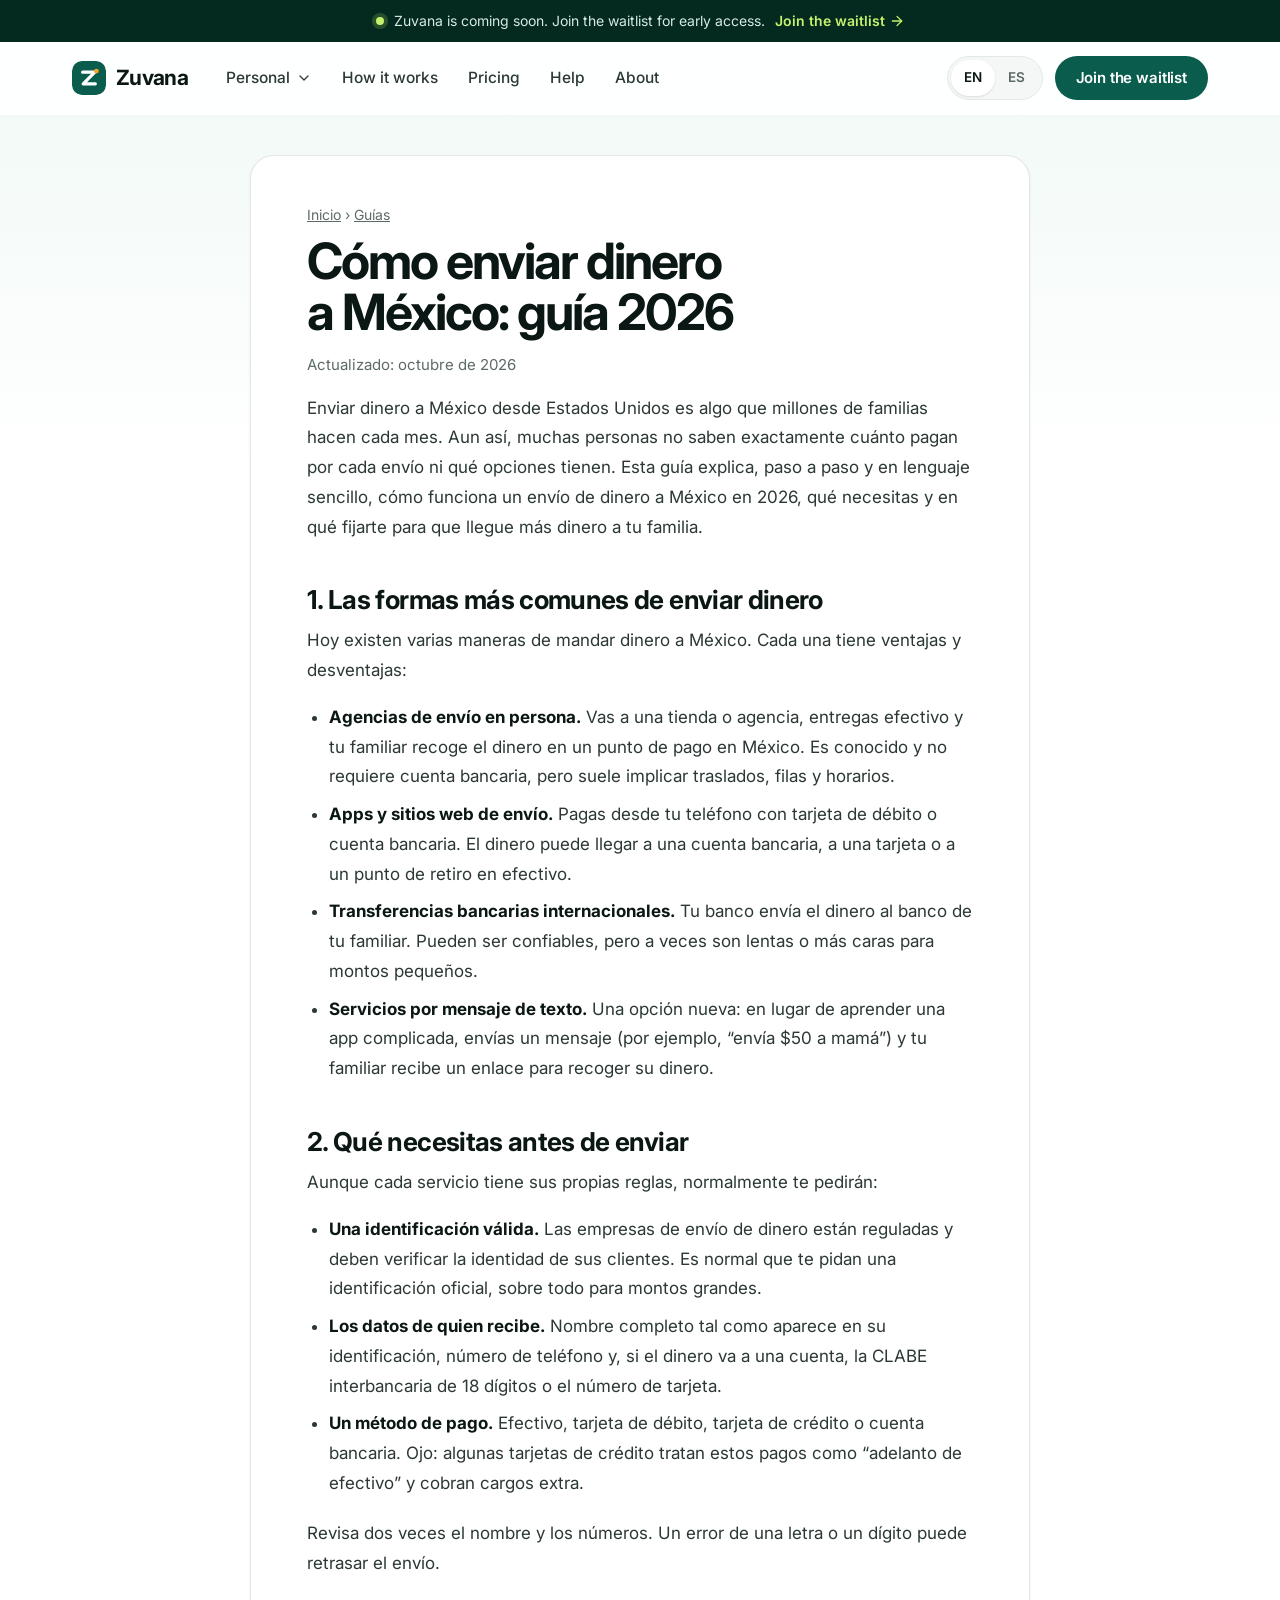
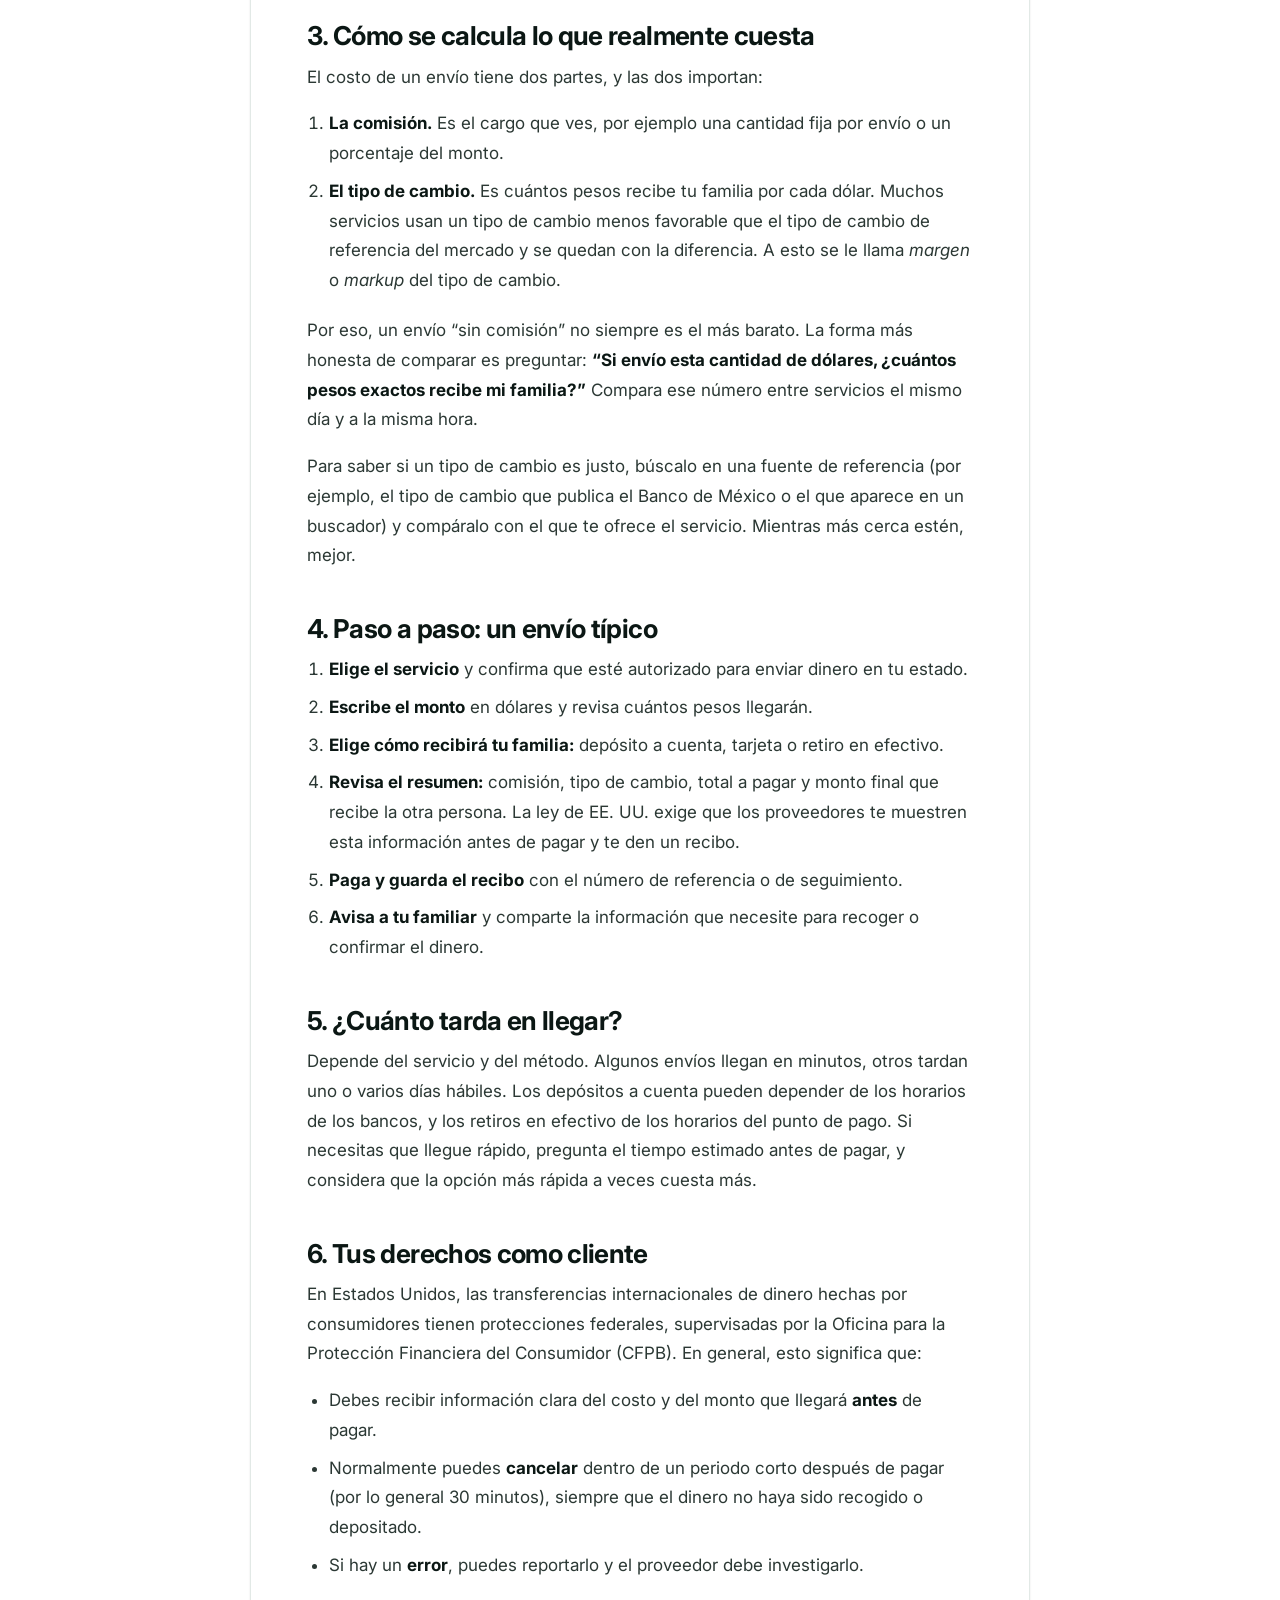
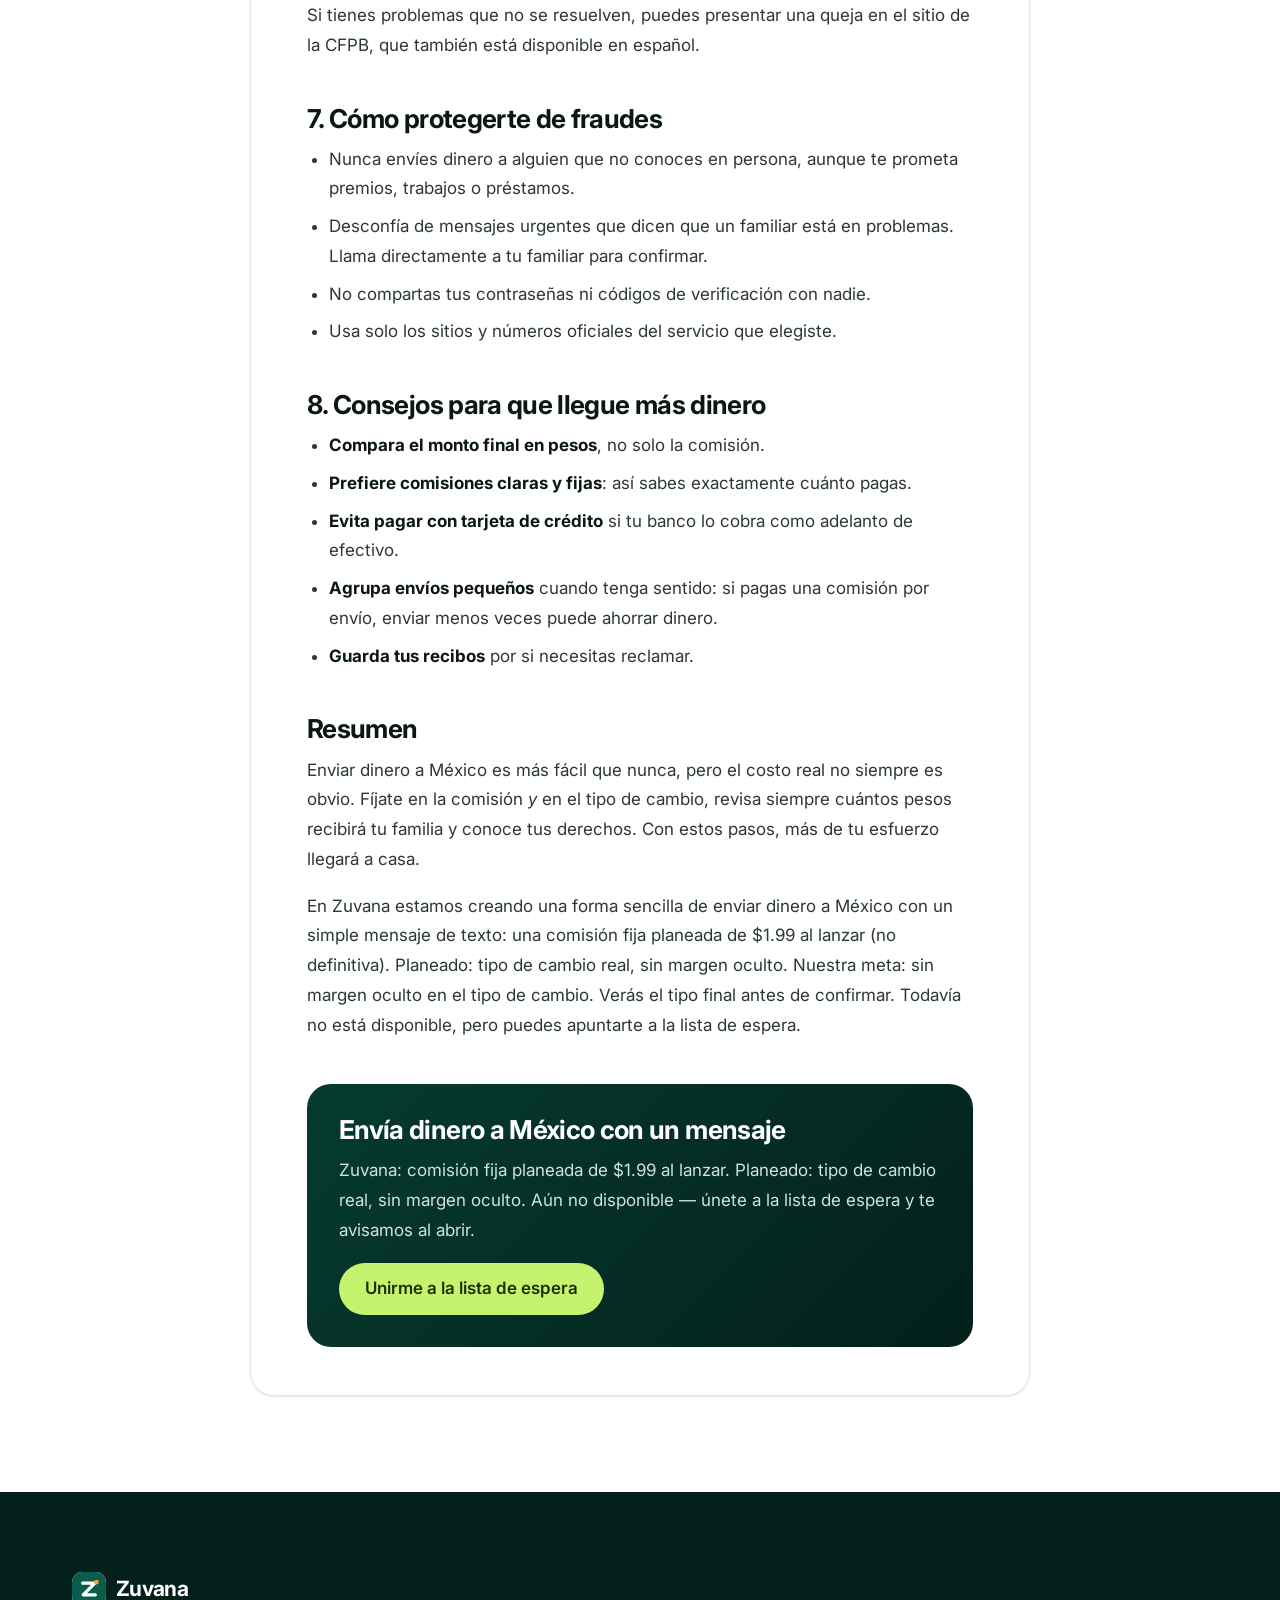
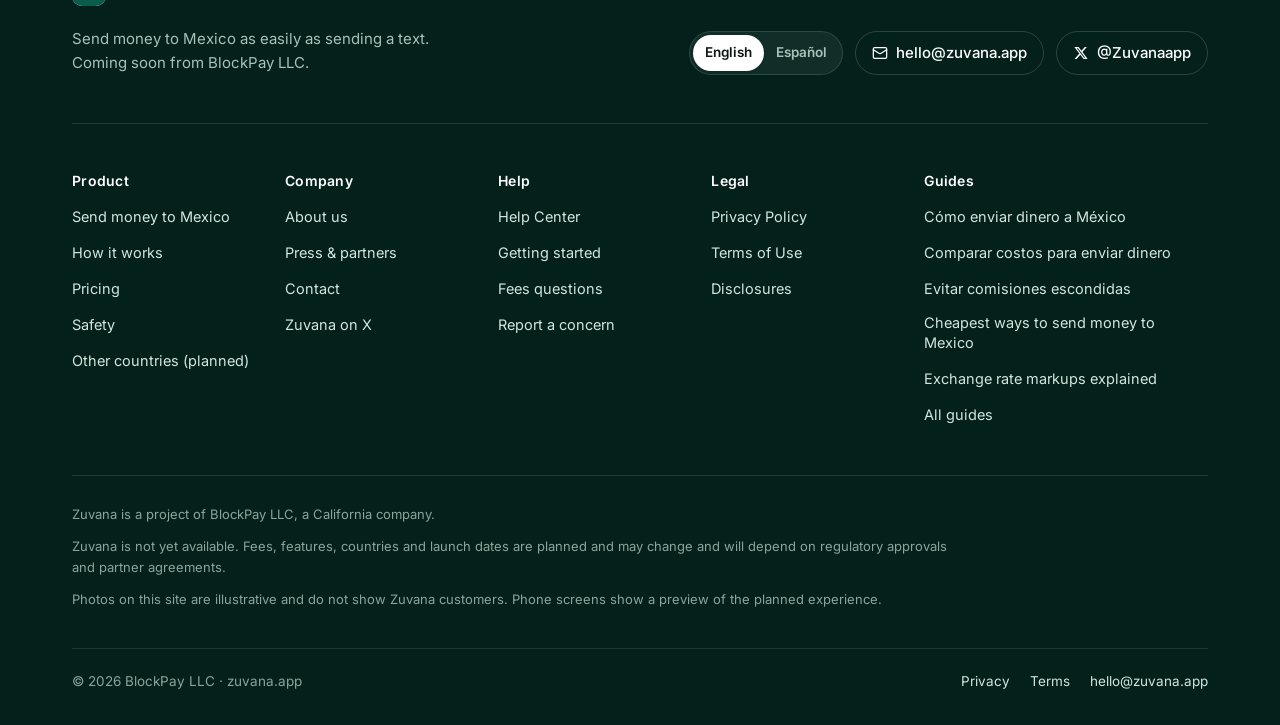
<file: guides/como-enviar-dinero-a-mexico.html>
<!DOCTYPE html>
<html lang="es">
<head>
<meta charset="utf-8">
<meta name="viewport" content="width=device-width,initial-scale=1">
<title>Cómo enviar dinero a México: guía 2026 | Zuvana</title>
<meta name="description" content="Guía práctica 2026 para enviar dinero de EE. UU. a México: opciones, requisitos, costos reales, tiempos, tus derechos y cómo evitar fraudes.">
<link rel="icon" href="/favicon.ico" sizes="16x16 32x32 48x48">
<link rel="icon" href="/favicon.svg" type="image/svg+xml">
<link rel="icon" href="/favicon-32.png" sizes="32x32" type="image/png">
<link rel="apple-touch-icon" href="/apple-touch-icon.png">
<link rel="canonical" href="https://zuvana.app/guides/como-enviar-dinero-a-mexico.html">
<meta name="theme-color" content="#04291F">
<meta property="og:type" content="article">
<meta property="og:url" content="https://zuvana.app/guides/como-enviar-dinero-a-mexico.html">
<meta property="og:site_name" content="Zuvana">
<meta property="og:title" content="Cómo enviar dinero a México: guía 2026">
<meta property="og:description" content="Guía práctica 2026 para enviar dinero de EE. UU. a México: opciones, requisitos, costos reales, tiempos, tus derechos y cómo evitar fraudes.">
<meta property="og:image" content="https://zuvana.app/og-image.png">
<meta property="og:locale" content="es_MX">
<meta name="twitter:card" content="summary_large_image">
<script type="application/ld+json">{"@context": "https://schema.org", "@graph": [{"@type": "Article", "headline": "Cómo enviar dinero a México: guía 2026", "description": "Guía práctica 2026 para enviar dinero de EE. UU. a México: opciones, requisitos, costos reales, tiempos, tus derechos y cómo evitar fraudes.", "inLanguage": "es", "datePublished": "2026-10-22", "dateModified": "2026-10-22", "mainEntityOfPage": "https://zuvana.app/guides/como-enviar-dinero-a-mexico.html", "image": "https://zuvana.app/og-image.png", "author": {"@type": "Organization", "name": "Zuvana", "url": "https://zuvana.app/", "logo": "https://zuvana.app/apple-touch-icon.png", "email": "hello@zuvana.app"}, "publisher": {"@type": "Organization", "name": "Zuvana", "url": "https://zuvana.app/", "logo": "https://zuvana.app/apple-touch-icon.png", "email": "hello@zuvana.app"}}, {"@type": "BreadcrumbList", "itemListElement": [{"@type": "ListItem", "position": 1, "name": "Inicio", "item": "https://zuvana.app/"}, {"@type": "ListItem", "position": 2, "name": "Guías", "item": "https://zuvana.app/guides/"}, {"@type": "ListItem", "position": 3, "name": "Cómo enviar dinero a México: guía 2026", "item": "https://zuvana.app/guides/como-enviar-dinero-a-mexico.html"}]}]}</script>
<link rel="preconnect" href="https://fonts.googleapis.com">
<link rel="preconnect" href="https://fonts.gstatic.com" crossorigin>
<link rel="stylesheet" href="https://fonts.googleapis.com/css2?family=Inter:opsz,wght@14..32,400..800&display=swap">
<link rel="stylesheet" href="/styles.css">
<script>document.documentElement.classList.add("js")</script>
</head>
<body>
<!--data-v3-->
<svg width="0" height="0" style="position:absolute" aria-hidden="true" focusable="false"><defs>
<symbol id="f-us" viewBox="0 0 20 20"><rect width="20" height="20" fill="#fff"/><g fill="#c8102e"><rect y="0" width="20" height="1.54"/><rect y="3.08" width="20" height="1.54"/><rect y="6.15" width="20" height="1.54"/><rect y="9.23" width="20" height="1.54"/><rect y="12.3" width="20" height="1.54"/><rect y="15.38" width="20" height="1.54"/><rect y="18.46" width="20" height="1.54"/></g><rect width="9.5" height="10.77" fill="#1f3a8a"/><g fill="#fff"><circle cx="2.4" cy="2.4" r=".6"/><circle cx="4.75" cy="2.4" r=".6"/><circle cx="7.1" cy="2.4" r=".6"/><circle cx="3.6" cy="4.6" r=".6"/><circle cx="5.9" cy="4.6" r=".6"/><circle cx="2.4" cy="6.8" r=".6"/><circle cx="4.75" cy="6.8" r=".6"/><circle cx="7.1" cy="6.8" r=".6"/><circle cx="3.6" cy="9" r=".6"/><circle cx="5.9" cy="9" r=".6"/></g></symbol>
<symbol id="f-mx" viewBox="0 0 20 20"><rect width="6.67" height="20" fill="#006847"/><rect x="6.67" width="6.66" height="20" fill="#fff"/><rect x="13.33" width="6.67" height="20" fill="#ce1126"/><circle cx="10" cy="10" r="1.9" fill="#8a5a2b"/><path d="M8.3 11.2q1.7 1.4 3.4 0" stroke="#3a7d44" stroke-width=".6" fill="none"/></symbol>
<symbol id="i-msg" viewBox="0 0 24 24"><path d="M7.9 20A9 9 0 1 0 4 16.1L2 22Z"/></symbol>
<symbol id="i-phone" viewBox="0 0 24 24"><rect width="14" height="20" x="5" y="2" rx="2" ry="2"/><path d="M12 18h.01"/></symbol>
<symbol id="i-receipt" viewBox="0 0 24 24"><path d="M4 2v20l2-1 2 1 2-1 2 1 2-1 2 1 2-1 2 1V2l-2 1-2-1-2 1-2-1-2 1-2-1-2 1Z"/><path d="M16 8h-6a2 2 0 1 0 0 4h4a2 2 0 1 1 0 4H8"/><path d="M12 17.5v-11"/></symbol>
<symbol id="i-eye" viewBox="0 0 24 24"><path d="M2 12s3-7 10-7 10 7 10 7-3 7-10 7-10-7-10-7Z"/><circle cx="12" cy="12" r="3"/></symbol>
<symbol id="i-lang" viewBox="0 0 24 24"><path d="m5 8 6 6"/><path d="m4 14 6-6 2-3"/><path d="M2 5h12"/><path d="M7 2h1"/><path d="m22 22-5-10-5 10"/><path d="M14 18h6"/></symbol>
<symbol id="i-bank" viewBox="0 0 24 24"><path d="M3 22h18"/><path d="M6 18v-7"/><path d="M10 18v-7"/><path d="M14 18v-7"/><path d="M18 18v-7"/><path d="m12 2 8 5H4Z"/></symbol>
<symbol id="i-check" viewBox="0 0 24 24"><path d="M20 6 9 17l-5-5"/></symbol>
<symbol id="i-checkc" viewBox="0 0 24 24"><circle cx="12" cy="12" r="10"/><path d="m9 12 2 2 4-4"/></symbol>
<symbol id="i-arrow" viewBox="0 0 24 24"><path d="M5 12h14"/><path d="m12 5 7 7-7 7"/></symbol>
<symbol id="i-plus" viewBox="0 0 24 24"><path d="M5 12h14"/><path d="M12 5v14"/></symbol>
<symbol id="i-back" viewBox="0 0 24 24"><path d="m15 18-6-6 6-6"/></symbol>
<symbol id="i-right" viewBox="0 0 24 24"><path d="m9 18 6-6-6-6"/></symbol>
<symbol id="i-down" viewBox="0 0 24 24"><path d="m6 9 6 6 6-6"/></symbol>
<symbol id="i-info" viewBox="0 0 24 24"><circle cx="12" cy="12" r="10"/><path d="M12 16v-4"/><path d="M12 8h.01"/></symbol>
<symbol id="i-user" viewBox="0 0 24 24"><path d="M19 21v-2a4 4 0 0 0-4-4H9a4 4 0 0 0-4 4v2"/><circle cx="12" cy="7" r="4"/></symbol>
<symbol id="i-users" viewBox="0 0 24 24"><path d="M16 21v-2a4 4 0 0 0-4-4H6a4 4 0 0 0-4 4v2"/><circle cx="9" cy="7" r="4"/><path d="M22 21v-2a4 4 0 0 0-3-3.87"/><path d="M16 3.13a4 4 0 0 1 0 7.75"/></symbol>
<symbol id="i-menu" viewBox="0 0 24 24"><path d="M4 7h16"/><path d="M4 12h16"/><path d="M4 17h16"/></symbol>
<symbol id="i-x" viewBox="0 0 24 24"><path d="M18 6 6 18"/><path d="m6 6 12 12"/></symbol>
<symbol id="i-globe" viewBox="0 0 24 24"><circle cx="12" cy="12" r="10"/><path d="M12 2a14.5 14.5 0 0 0 0 20 14.5 14.5 0 0 0 0-20"/><path d="M2 12h20"/></symbol>
<symbol id="i-shield" viewBox="0 0 24 24"><path d="M20 13c0 5-3.5 7.5-7.66 8.95a1 1 0 0 1-.67-.01C7.5 20.5 4 18 4 13V6a1 1 0 0 1 1-1c2 0 4.5-1.2 6.24-2.72a1.17 1.17 0 0 1 1.52 0C14.51 3.81 17 5 19 5a1 1 0 0 1 1 1z"/><path d="m9 12 2 2 4-4"/></symbol>
<symbol id="i-id" viewBox="0 0 24 24"><rect width="20" height="14" x="2" y="5" rx="2"/><circle cx="8" cy="12" r="2"/><path d="M14 10h4"/><path d="M14 14h4"/><path d="M5 16.5c.6-1 1.7-1.5 3-1.5s2.4.5 3 1.5"/></symbol>
<symbol id="i-alert" viewBox="0 0 24 24"><path d="m21.73 18-8-14a2 2 0 0 0-3.48 0l-8 14A2 2 0 0 0 4 21h16a2 2 0 0 0 1.73-3"/><path d="M12 9v4"/><path d="M12 17h.01"/></symbol>
<symbol id="i-search" viewBox="0 0 24 24"><circle cx="11" cy="11" r="8"/><path d="m21 21-4.3-4.3"/></symbol>
<symbol id="i-mail" viewBox="0 0 24 24"><rect width="20" height="16" x="2" y="4" rx="2"/><path d="m22 7-8.97 5.7a1.94 1.94 0 0 1-2.06 0L2 7"/></symbol>
<symbol id="i-heart" viewBox="0 0 24 24"><path d="M19 14c1.49-1.46 3-3.21 3-5.5A5.5 5.5 0 0 0 16.5 3c-1.76 0-3 .5-4.5 2-1.5-1.5-2.74-2-4.5-2A5.5 5.5 0 0 0 2 8.5c0 2.3 1.5 4.05 3 5.5l7 7Z"/></symbol>
<symbol id="i-book" viewBox="0 0 24 24"><path d="M2 3h6a4 4 0 0 1 4 4v14a3 3 0 0 0-3-3H2z"/><path d="M22 3h-6a4 4 0 0 0-4 4v14a3 3 0 0 1 3-3h7z"/></symbol>
<symbol id="i-help" viewBox="0 0 24 24"><circle cx="12" cy="12" r="10"/><path d="M9.09 9a3 3 0 0 1 5.83 1c0 2-3 3-3 3"/><path d="M12 17h.01"/></symbol>
<symbol id="i-key" viewBox="0 0 24 24"><circle cx="7.5" cy="15.5" r="5.5"/><path d="m21 2-9.6 9.6"/><path d="m15.5 7.5 3 3L22 7l-3-3"/></symbol>
<symbol id="i-clock" viewBox="0 0 24 24"><circle cx="12" cy="12" r="10"/><path d="M12 6v6l4 2"/></symbol>
<symbol id="i-handshake" viewBox="0 0 24 24"><path d="m11 17 2 2a1 1 0 1 0 3-3"/><path d="m14 14 2.5 2.5a1 1 0 1 0 3-3l-3.88-3.88a3 3 0 0 0-4.24 0l-.88.88a1 1 0 1 1-3-3l2.81-2.81a5.79 5.79 0 0 1 7.06-.87l.47.28a2 2 0 0 0 1.42.25L21 4"/><path d="m21 3 1 11h-2"/><path d="M3 3 2 14l6.5 6.5a1 1 0 1 0 3-3"/><path d="M3 4h8"/></symbol>
<symbol id="i-sparkle" viewBox="0 0 24 24"><path d="M9.94 15.5A2 2 0 0 0 8.5 14.06l-6.14-1.58a.5.5 0 0 1 0-.96L8.5 9.94A2 2 0 0 0 9.94 8.5l1.58-6.14a.5.5 0 0 1 .96 0L14.06 8.5A2 2 0 0 0 15.5 9.94l6.14 1.58a.5.5 0 0 1 0 .96L15.5 14.06a2 2 0 0 0-1.44 1.44l-1.58 6.14a.5.5 0 0 1-.96 0z"/></symbol>
<symbol id="i-file" viewBox="0 0 24 24"><path d="M15 2H6a2 2 0 0 0-2 2v16a2 2 0 0 0 2 2h12a2 2 0 0 0 2-2V7Z"/><path d="M14 2v4a2 2 0 0 0 2 2h4"/><path d="M10 13h4"/><path d="M10 17h4"/></symbol>
<symbol id="i-store" viewBox="0 0 24 24"><path d="m2 7 4.41-4.41A2 2 0 0 1 7.83 2h8.34a2 2 0 0 1 1.42.59L22 7"/><path d="M4 12v8a2 2 0 0 0 2 2h12a2 2 0 0 0 2-2v-8"/><path d="M15 22v-4a2 2 0 0 0-2-2h-2a2 2 0 0 0-2 2v4"/><path d="M2 7h20"/><path d="M22 7v3a2 2 0 0 1-2 2a2.7 2.7 0 0 1-1.59-.63.7.7 0 0 0-.82 0A2.7 2.7 0 0 1 16 12a2.7 2.7 0 0 1-1.59-.63.7.7 0 0 0-.82 0A2.7 2.7 0 0 1 12 12a2.7 2.7 0 0 1-1.59-.63.7.7 0 0 0-.82 0A2.7 2.7 0 0 1 8 12a2.7 2.7 0 0 1-1.59-.63.7.7 0 0 0-.82 0A2.7 2.7 0 0 1 4 12a2 2 0 0 1-2-2V7"/></symbol>
<symbol id="i-grad" viewBox="0 0 24 24"><path d="M21.42 10.92a1 1 0 0 0-.02-1.84L12.83 5.18a2 2 0 0 0-1.66 0L2.6 9.08a1 1 0 0 0 0 1.83l8.57 3.91a2 2 0 0 0 1.66 0z"/><path d="M22 10v6"/><path d="M6 12.5V16a6 3 0 0 0 12 0v-3.5"/></symbol>
<symbol id="i-home" viewBox="0 0 24 24"><path d="M15 21v-8a1 1 0 0 0-1-1h-4a1 1 0 0 0-1 1v8"/><path d="M3 10a2 2 0 0 1 .71-1.53l7-6a2 2 0 0 1 2.58 0l7 6A2 2 0 0 1 21 10v9a2 2 0 0 1-2 2H5a2 2 0 0 1-2-2z"/></symbol>
<symbol id="i-xlogo" viewBox="0 0 24 24"><path fill="currentColor" stroke="none" d="M17.75 3h3.07l-6.7 7.66L22 21h-6.17l-4.84-6.32L5.45 21H2.37l7.17-8.2L2 3h6.33l4.37 5.78L17.75 3Zm-1.08 16.2h1.7L7.4 4.73H5.58L16.67 19.2Z"/></symbol>
</defs></svg>
<a class="skip" href="#main"><span data-i="kb58273f">Skip to content</span></a>
<div class="announce" role="region" aria-label="Announcement" data-t-aria-label="kfeb4d2d"><div class="container announce-in"><span class="dot" aria-hidden="true"></span><span><span data-i="ke123658">Zuvana is coming soon. Join the waitlist for early access.</span></span><a href="/#wl"><span data-i="kfd27891">Join the waitlist</span><svg class="ic" aria-hidden="true"><use href="#i-arrow"/></svg></a></div></div>
<header class="site-header" id="top">
  <div class="container nav">
    <a class="brand" href="/" aria-label="Zuvana home" data-t-aria-label="kb86e06b"><img src="/logo.svg" alt="" width="34" height="34">Zuvana</a>
    <nav class="primary" aria-label="Main" data-t-aria-label="ka02c83a">
      <ul class="menu">
        <li class="has-mega"><button class="menu-btn" type="button" aria-expanded="false" aria-controls="mega-personal"><span><span data-i="k184daff">Personal</span></span><svg class="ic" aria-hidden="true"><use href="#i-down"/></svg></button>
          <div class="mega" id="mega-personal">
            <div>
              <p class="mega-h"><span data-i="k66421c0">Send money</span></p>
              <a class="mega-item" href="/"><span class="mi"><span class="flag" aria-hidden="true"><svg viewBox="0 0 20 20"><use href="#f-mx"/></svg></span></span><span><b><span data-i="k58bee92">To Mexico</span></b><small><span data-i="k82a7772">Our launch corridor, coming soon</span></small></span></a>
              <a class="mega-item" href="/help.html#countries"><span class="mi"><svg class="ic" aria-hidden="true"><use href="#i-globe"/></svg></span><span><b><span data-i="k467dd70">Other countries (planned)</span></b><small><span data-i="k6ffb12f">More corridors after launch</span></small></span></a>
              <a class="mega-item" href="/guides/"><span class="mi"><svg class="ic" aria-hidden="true"><use href="#i-book"/></svg></span><span><b><span data-i="k45389ee">Guides</span></b><small><span data-i="k0163648">Free guides to sending money home</span></small></span></a>
            </div>
            <div>
              <p class="mega-h"><span data-i="k2f1a3e6">Learn</span></p>
              <a class="mega-item" href="/how-it-works.html"><span class="mi"><svg class="ic" aria-hidden="true"><use href="#i-msg"/></svg></span><span><b><span data-i="k9ffdb95">How it works</span></b><small><span data-i="kc6520cc">Send by text, step by step</span></small></span></a>
              <a class="mega-item" href="/pricing.html"><span class="mi"><svg class="ic" aria-hidden="true"><use href="#i-receipt"/></svg></span><span><b><span data-i="ke22ac25">Pricing</span></b><small><span data-i="k71e75e0">One planned flat fee</span></small></span></a>
              <a class="mega-item" href="/safety.html"><span class="mi"><svg class="ic" aria-hidden="true"><use href="#i-shield"/></svg></span><span><b><span data-i="k6472ce4">Safety</span></b><small><span data-i="kb361ba9">How we plan to protect you</span></small></span></a>
            </div>
            <div class="mega-feature">
              <div><b><span data-i="k227165d">Be first in line</span></b><p><span data-i="k96fa084">Join the waitlist and we'll tell you when Zuvana opens.</span></p></div>
              <a class="btn btn-accent btn-sm" href="/#wl"><span data-i="kfd27891">Join the waitlist</span></a>
            </div>
          </div>
        </li>
        <li><a href="/how-it-works.html"><span data-i="k9ffdb95">How it works</span></a></li>
        <li><a href="/pricing.html"><span data-i="ke22ac25">Pricing</span></a></li>
        <li><a href="/help.html"><span data-i="k6a26f54">Help</span></a></li>
        <li><a href="/about.html"><span data-i="k8f7f4c1">About</span></a></li>
      </ul>
    </nav>
    <div class="nav-right">
      <div class="lang-switch" role="group" aria-label="Language" data-t-aria-label="k4994a8f"><button type="button" data-set="en" aria-pressed="true">EN</button><button type="button" data-set="es" aria-pressed="false">ES</button></div>
      <a class="btn btn-primary btn-sm nav-cta" href="/#wl"><span data-i="kfd27891">Join the waitlist</span></a>
      <button class="burger" type="button" aria-expanded="false" aria-controls="drawer" aria-label="Open menu"><svg class="ic" aria-hidden="true"><use href="#i-menu"/></svg></button>
    </div>
  </div>
</header>
<div class="scrim" aria-hidden="true"></div>
<div class="drawer" id="drawer" role="dialog" aria-modal="true" aria-label="Menu" data-t-aria-label="kb615412" aria-hidden="true">
  <div class="drawer-top"><a class="brand" href="/"><img src="/logo.svg" alt="" width="34" height="34">Zuvana</a><button class="burger drawer-close" type="button" aria-label="Close menu" data-t-aria-label="k68f18f6"><svg class="ic" aria-hidden="true"><use href="#i-x"/></svg></button></div>
  <div class="drawer-body">
    <p class="drawer-h"><span data-i="k66421c0">Send money</span></p>
    <a class="dl" href="/"><span><span data-i="k58bee92">To Mexico</span> <small><span data-i="k81151a1">Coming soon</span></small></span><svg class="ic" aria-hidden="true"><use href="#i-right"/></svg></a>
    <a class="dl" href="/help.html#countries"><span><span data-i="k467dd70">Other countries (planned)</span></span><svg class="ic" aria-hidden="true"><use href="#i-right"/></svg></a>
    <a class="dl" href="/guides/"><span><span data-i="k45389ee">Guides</span></span><svg class="ic" aria-hidden="true"><use href="#i-right"/></svg></a>
    <p class="drawer-h"><span data-i="k1c76cbf">Company</span></p>
    <a class="dl" href="/how-it-works.html"><span><span data-i="k9ffdb95">How it works</span></span><svg class="ic" aria-hidden="true"><use href="#i-right"/></svg></a>
    <a class="dl" href="/pricing.html"><span><span data-i="ke22ac25">Pricing</span></span><svg class="ic" aria-hidden="true"><use href="#i-right"/></svg></a>
    <a class="dl" href="/safety.html"><span><span data-i="k6472ce4">Safety</span></span><svg class="ic" aria-hidden="true"><use href="#i-right"/></svg></a>
    <a class="dl" href="/help.html"><span><span data-i="kefdaf9f">Help Center</span></span><svg class="ic" aria-hidden="true"><use href="#i-right"/></svg></a>
    <a class="dl" href="/about.html"><span><span data-i="k8f7f4c1">About</span></span><svg class="ic" aria-hidden="true"><use href="#i-right"/></svg></a>
  </div>
  <div class="drawer-foot">
    <div class="lang-switch" role="group" aria-label="Language" data-t-aria-label="k4994a8f"><button type="button" data-set="en" aria-pressed="true">English</button><button type="button" data-set="es" aria-pressed="false">Español</button></div>
    <a class="btn btn-primary btn-block" href="/#wl"><span data-i="kfd27891">Join the waitlist</span><svg class="ic" aria-hidden="true"><use href="#i-arrow"/></svg></a>
  </div>
</div>
<div class="page" lang="es">
<main id="main">
<article>
<nav aria-label="Breadcrumb" class="crumb"><a href="/">Inicio</a> › <a href="/guides/">Guías</a></nav>
<h1>Cómo enviar dinero a México: guía 2026</h1>
<p class="muted">Actualizado: octubre de 2026</p>
<p>Enviar dinero a México desde Estados Unidos es algo que millones de familias hacen cada mes. Aun así, muchas personas no saben exactamente cuánto pagan por cada envío ni qué opciones tienen. Esta guía explica, paso a paso y en lenguaje sencillo, cómo funciona un envío de dinero a México en 2026, qué necesitas y en qué fijarte para que llegue más dinero a tu familia.</p>
<h2>1. Las formas más comunes de enviar dinero</h2>
<p>Hoy existen varias maneras de mandar dinero a México. Cada una tiene ventajas y desventajas:</p>
<ul>
<li><strong>Agencias de envío en persona.</strong> Vas a una tienda o agencia, entregas efectivo y tu familiar recoge el dinero en un punto de pago en México. Es conocido y no requiere cuenta bancaria, pero suele implicar traslados, filas y horarios.</li>
<li><strong>Apps y sitios web de envío.</strong> Pagas desde tu teléfono con tarjeta de débito o cuenta bancaria. El dinero puede llegar a una cuenta bancaria, a una tarjeta o a un punto de retiro en efectivo.</li>
<li><strong>Transferencias bancarias internacionales.</strong> Tu banco envía el dinero al banco de tu familiar. Pueden ser confiables, pero a veces son lentas o más caras para montos pequeños.</li>
<li><strong>Servicios por mensaje de texto.</strong> Una opción nueva: en lugar de aprender una app complicada, envías un mensaje (por ejemplo, “envía $50 a mamá”) y tu familiar recibe un enlace para recoger su dinero.</li>
</ul>
<h2>2. Qué necesitas antes de enviar</h2>
<p>Aunque cada servicio tiene sus propias reglas, normalmente te pedirán:</p>
<ul>
<li><strong>Una identificación válida.</strong> Las empresas de envío de dinero están reguladas y deben verificar la identidad de sus clientes. Es normal que te pidan una identificación oficial, sobre todo para montos grandes.</li>
<li><strong>Los datos de quien recibe.</strong> Nombre completo tal como aparece en su identificación, número de teléfono y, si el dinero va a una cuenta, la CLABE interbancaria de 18 dígitos o el número de tarjeta.</li>
<li><strong>Un método de pago.</strong> Efectivo, tarjeta de débito, tarjeta de crédito o cuenta bancaria. Ojo: algunas tarjetas de crédito tratan estos pagos como “adelanto de efectivo” y cobran cargos extra.</li>
</ul>
<p>Revisa dos veces el nombre y los números. Un error de una letra o un dígito puede retrasar el envío.</p>
<h2>3. Cómo se calcula lo que realmente cuesta</h2>
<p>El costo de un envío tiene dos partes, y las dos importan:</p>
<ol>
<li><strong>La comisión.</strong> Es el cargo que ves, por ejemplo una cantidad fija por envío o un porcentaje del monto.</li>
<li><strong>El tipo de cambio.</strong> Es cuántos pesos recibe tu familia por cada dólar. Muchos servicios usan un tipo de cambio menos favorable que el tipo de cambio de referencia del mercado y se quedan con la diferencia. A esto se le llama <em>margen</em> o <em>markup</em> del tipo de cambio.</li>
</ol>
<p>Por eso, un envío “sin comisión” no siempre es el más barato. La forma más honesta de comparar es preguntar: <strong>“Si envío esta cantidad de dólares, ¿cuántos pesos exactos recibe mi familia?”</strong> Compara ese número entre servicios el mismo día y a la misma hora.</p>
<p>Para saber si un tipo de cambio es justo, búscalo en una fuente de referencia (por ejemplo, el tipo de cambio que publica el Banco de México o el que aparece en un buscador) y compáralo con el que te ofrece el servicio. Mientras más cerca estén, mejor.</p>
<h2>4. Paso a paso: un envío típico</h2>
<ol>
<li><strong>Elige el servicio</strong> y confirma que esté autorizado para enviar dinero en tu estado.</li>
<li><strong>Escribe el monto</strong> en dólares y revisa cuántos pesos llegarán.</li>
<li><strong>Elige cómo recibirá tu familia:</strong> depósito a cuenta, tarjeta o retiro en efectivo.</li>
<li><strong>Revisa el resumen:</strong> comisión, tipo de cambio, total a pagar y monto final que recibe la otra persona. La ley de EE. UU. exige que los proveedores te muestren esta información antes de pagar y te den un recibo.</li>
<li><strong>Paga y guarda el recibo</strong> con el número de referencia o de seguimiento.</li>
<li><strong>Avisa a tu familiar</strong> y comparte la información que necesite para recoger o confirmar el dinero.</li>
</ol>
<h2>5. ¿Cuánto tarda en llegar?</h2>
<p>Depende del servicio y del método. Algunos envíos llegan en minutos, otros tardan uno o varios días hábiles. Los depósitos a cuenta pueden depender de los horarios de los bancos, y los retiros en efectivo de los horarios del punto de pago. Si necesitas que llegue rápido, pregunta el tiempo estimado antes de pagar, y considera que la opción más rápida a veces cuesta más.</p>
<h2>6. Tus derechos como cliente</h2>
<p>En Estados Unidos, las transferencias internacionales de dinero hechas por consumidores tienen protecciones federales, supervisadas por la Oficina para la Protección Financiera del Consumidor (CFPB). En general, esto significa que:</p>
<ul>
<li>Debes recibir información clara del costo y del monto que llegará <strong>antes</strong> de pagar.</li>
<li>Normalmente puedes <strong>cancelar</strong> dentro de un periodo corto después de pagar (por lo general 30 minutos), siempre que el dinero no haya sido recogido o depositado.</li>
<li>Si hay un <strong>error</strong>, puedes reportarlo y el proveedor debe investigarlo.</li>
</ul>
<p>Si tienes problemas que no se resuelven, puedes presentar una queja en el sitio de la CFPB, que también está disponible en español.</p>
<h2>7. Cómo protegerte de fraudes</h2>
<ul>
<li>Nunca envíes dinero a alguien que no conoces en persona, aunque te prometa premios, trabajos o préstamos.</li>
<li>Desconfía de mensajes urgentes que dicen que un familiar está en problemas. Llama directamente a tu familiar para confirmar.</li>
<li>No compartas tus contraseñas ni códigos de verificación con nadie.</li>
<li>Usa solo los sitios y números oficiales del servicio que elegiste.</li>
</ul>
<h2>8. Consejos para que llegue más dinero</h2>
<ul>
<li><strong>Compara el monto final en pesos</strong>, no solo la comisión.</li>
<li><strong>Prefiere comisiones claras y fijas</strong>: así sabes exactamente cuánto pagas.</li>
<li><strong>Evita pagar con tarjeta de crédito</strong> si tu banco lo cobra como adelanto de efectivo.</li>
<li><strong>Agrupa envíos pequeños</strong> cuando tenga sentido: si pagas una comisión por envío, enviar menos veces puede ahorrar dinero.</li>
<li><strong>Guarda tus recibos</strong> por si necesitas reclamar.</li>
</ul>
<h2>Resumen</h2>
<p>Enviar dinero a México es más fácil que nunca, pero el costo real no siempre es obvio. Fíjate en la comisión <em>y</em> en el tipo de cambio, revisa siempre cuántos pesos recibirá tu familia y conoce tus derechos. Con estos pasos, más de tu esfuerzo llegará a casa.</p>
<p>En Zuvana estamos creando una forma sencilla de enviar dinero a México con un simple mensaje de texto: una comisión fija planeada de $1.99 al lanzar (no definitiva). Planeado: tipo de cambio real, sin margen oculto. Nuestra meta: sin margen oculto en el tipo de cambio. Verás el tipo final antes de confirmar. Todavía no está disponible, pero puedes apuntarte a la lista de espera.</p>
<div class="box"><h2>Envía dinero a México con un mensaje</h2><p>Zuvana: comisión fija planeada de $1.99 al lanzar. Planeado: tipo de cambio real, sin margen oculto. Aún no disponible — únete a la lista de espera y te avisamos al abrir.</p><a class="cta" href="/#wl">Unirme a la lista de espera</a></div>

</article>
</main>
</div>
<footer class="site-footer">
  <div class="container">
    <div class="foot-top">
      <div><a class="brand" href="/"><img src="/logo.svg" alt="" width="34" height="34">Zuvana</a>
      <p class="foot-tag"><span data-i="kff8149c">Send money to Mexico as easily as sending a text. Coming soon from BlockPay LLC.</span></p></div>
      <div class="foot-contact">
        <div class="lang-switch" role="group" aria-label="Language" data-t-aria-label="k4994a8f"><button type="button" data-set="en" aria-pressed="true">English</button><button type="button" data-set="es" aria-pressed="false">Español</button></div>
        <a class="pillink" href="mailto:hello@zuvana.app"><svg class="ic" aria-hidden="true"><use href="#i-mail"/></svg>hello@zuvana.app</a>
        <a class="pillink" href="https://x.com/Zuvanaapp" rel="noopener" target="_blank" aria-label="Zuvana on X (opens in a new tab)" data-t-aria-label="kcdee2f4"><svg class="ic" aria-hidden="true"><use href="#i-xlogo"/></svg>@Zuvanaapp</a>
      </div>
    </div>
    <nav class="foot-cols" aria-label="Footer" data-t-aria-label="kded40f2">
      <div><h3><span data-i="kdeb1051">Product</span></h3><ul>
        <li><a href="/"><span data-i="kb3b4e52">Send money to Mexico</span></a></li>
        <li><a href="/how-it-works.html"><span data-i="k9ffdb95">How it works</span></a></li>
        <li><a href="/pricing.html"><span data-i="ke22ac25">Pricing</span></a></li>
        <li><a href="/safety.html"><span data-i="k6472ce4">Safety</span></a></li>
        <li><a href="/help.html#countries"><span data-i="k467dd70">Other countries (planned)</span></a></li></ul></div>
      <div><h3><span data-i="k1c76cbf">Company</span></h3><ul>
        <li><a href="/about.html"><span data-i="kcf23ee2">About us</span></a></li>
        <li><a href="/about.html#press"><span data-h="k120eb67">Press &amp; partners</span></a></li>
        <li><a href="mailto:hello@zuvana.app"><span data-i="kbbaff12">Contact</span></a></li>
        <li><a href="https://x.com/Zuvanaapp" rel="noopener" target="_blank"><span data-i="k32ee04e">Zuvana on X</span></a></li></ul></div>
      <div><h3><span data-i="k6a26f54">Help</span></h3><ul>
        <li><a href="/help.html"><span data-i="kefdaf9f">Help Center</span></a></li>
        <li><a href="/help.html#getting-started"><span data-i="kcb59b87">Getting started</span></a></li>
        <li><a href="/help.html#fees"><span data-i="k6185d6c">Fees questions</span></a></li>
        <li><a href="/safety.html#report"><span data-i="k89ac304">Report a concern</span></a></li></ul></div>
      <div><h3><span data-i="ka10a9bc">Legal</span></h3><ul>
        <li><a href="/privacy.html"><span data-i="kfa2ead6">Privacy Policy</span></a></li>
        <li><a href="/terms.html"><span data-i="k985a4b7">Terms of Use</span></a></li>
        <li><a href="#fineprint"><span data-i="k64338fe">Disclosures</span></a></li></ul></div>
      <div><h3><span data-i="k45389ee">Guides</span></h3><ul>
        <li><a href="/guides/como-enviar-dinero-a-mexico.html" lang="es">Cómo enviar dinero a México</a></li>
        <li><a href="/guides/comparar-costos-enviar-dinero-mexico.html" lang="es">Comparar costos para enviar dinero</a></li>
        <li><a href="/guides/evitar-comisiones-escondidas-envio-mexico.html" lang="es">Evitar comisiones escondidas</a></li>
        <li><a href="/guides/cheapest-way-to-send-money-to-mexico.html" lang="en">Cheapest ways to send money to Mexico</a></li>
        <li><a href="/guides/exchange-rate-markups-explained.html" lang="en">Exchange rate markups explained</a></li>
        <li><a href="/guides/"><span data-i="ke5e017a">All guides</span></a></li></ul></div>
    </nav>
    <div class="fineprint" id="fineprint">
      <p><span data-i="kf4358e3">Zuvana is a project of BlockPay LLC, a California company.</span></p>
      <p><span data-i="ka595321">Zuvana is not yet available. Fees, features, countries and launch dates are planned and may change and will depend on regulatory approvals and partner agreements.</span></p>
      <p><span data-i="k398bf49">Photos on this site are illustrative and do not show Zuvana customers. Phone screens show a preview of the planned experience.</span></p>
    </div>
    <div class="foot-bottom">
      <span>© 2026 BlockPay LLC · zuvana.app</span>
      <ul><li><a href="/privacy.html"><span data-i="kc5f29bb">Privacy</span></a></li><li><a href="/terms.html"><span data-i="k6f1bf85">Terms</span></a></li><li><a href="mailto:hello@zuvana.app">hello@zuvana.app</a></li></ul>
    </div>
  </div>
</footer>
<script>window.TES={"kfeb4d2d": "Aviso", "kb86e06b": "Inicio de Zuvana", "ka02c83a": "Principal", "k4994a8f": "Idioma", "kb615412": "Menú", "k68f18f6": "Cerrar menú", "kb58273f": "Ir al contenido", "ke123658": "Zuvana llegará pronto. Únete a la lista de espera para tener acceso anticipado.", "kfd27891": "Unirme a la lista", "k184daff": "Personal", "k66421c0": "Enviar dinero", "k58bee92": "A México", "k82a7772": "Nuestra primera ruta, muy pronto", "k467dd70": "Otros países (planeado)", "k6ffb12f": "Más rutas después del lanzamiento", "k45389ee": "Guías", "k0163648": "Guías gratis para enviar dinero a casa", "k2f1a3e6": "Conoce", "k9ffdb95": "Cómo funciona", "kc6520cc": "Envía por mensaje, paso a paso", "ke22ac25": "Precios", "k71e75e0": "Una comisión fija planeada", "k6472ce4": "Seguridad", "kb361ba9": "Cómo planeamos protegerte", "k227165d": "Sé de los primeros", "k96fa084": "Únete a la lista y te avisaremos cuando Zuvana abra.", "k6a26f54": "Ayuda", "k8f7f4c1": "Nosotros", "k81151a1": "Muy pronto", "k1c76cbf": "Compañía", "kefdaf9f": "Centro de ayuda", "kcdee2f4": "Zuvana en X (se abre en otra pestaña)", "kded40f2": "Pie de página", "kff8149c": "Envía dinero a México tan fácil como mandar un mensaje. Muy pronto, de BlockPay LLC.", "kdeb1051": "Producto", "kb3b4e52": "Enviar dinero a México", "kcf23ee2": "Sobre nosotros", "k120eb67": "Prensa y socios", "kbbaff12": "Contacto", "k32ee04e": "Zuvana en X", "kcb59b87": "Primeros pasos", "k6185d6c": "Preguntas sobre comisiones", "k89ac304": "Reportar algo sospechoso", "ka10a9bc": "Legal", "kfa2ead6": "Política de privacidad", "k985a4b7": "Términos de uso", "k64338fe": "Avisos", "ke5e017a": "Todas las guías", "kf4358e3": "Zuvana es un proyecto de BlockPay LLC, una empresa de California.", "ka595321": "Zuvana aún no está disponible. Las comisiones, funciones, países y fechas de lanzamiento son planes que pueden cambiar y dependerán de aprobaciones regulatorias y acuerdos con socios.", "k398bf49": "Las fotos de este sitio son ilustrativas y no muestran clientes de Zuvana. Las pantallas de teléfono muestran una vista previa de la experiencia planeada.", "kc5f29bb": "Privacidad", "k6f1bf85": "Términos"};window.TES_TITLE="Cómo enviar dinero a México: guía 2026 | Zuvana";</script>
<script src="/site.js" defer></script>
</body>
</html>
</file>
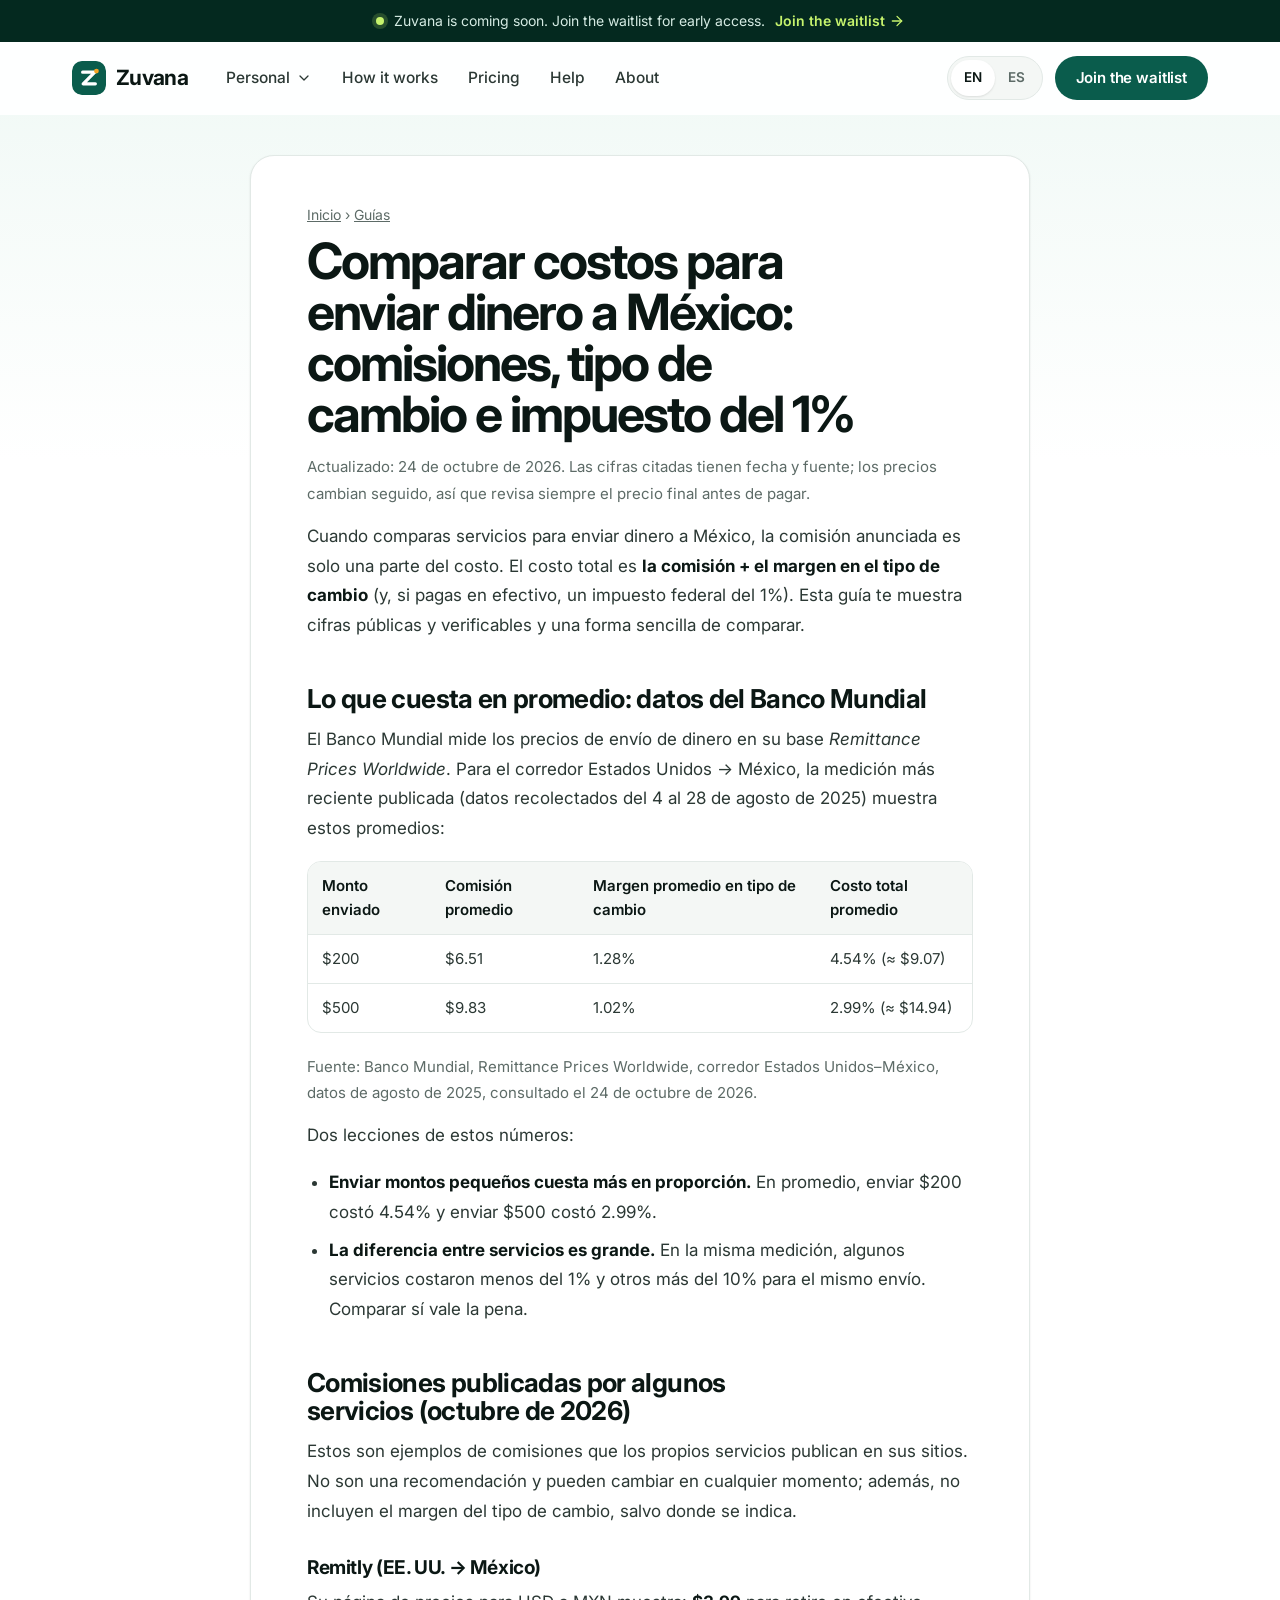
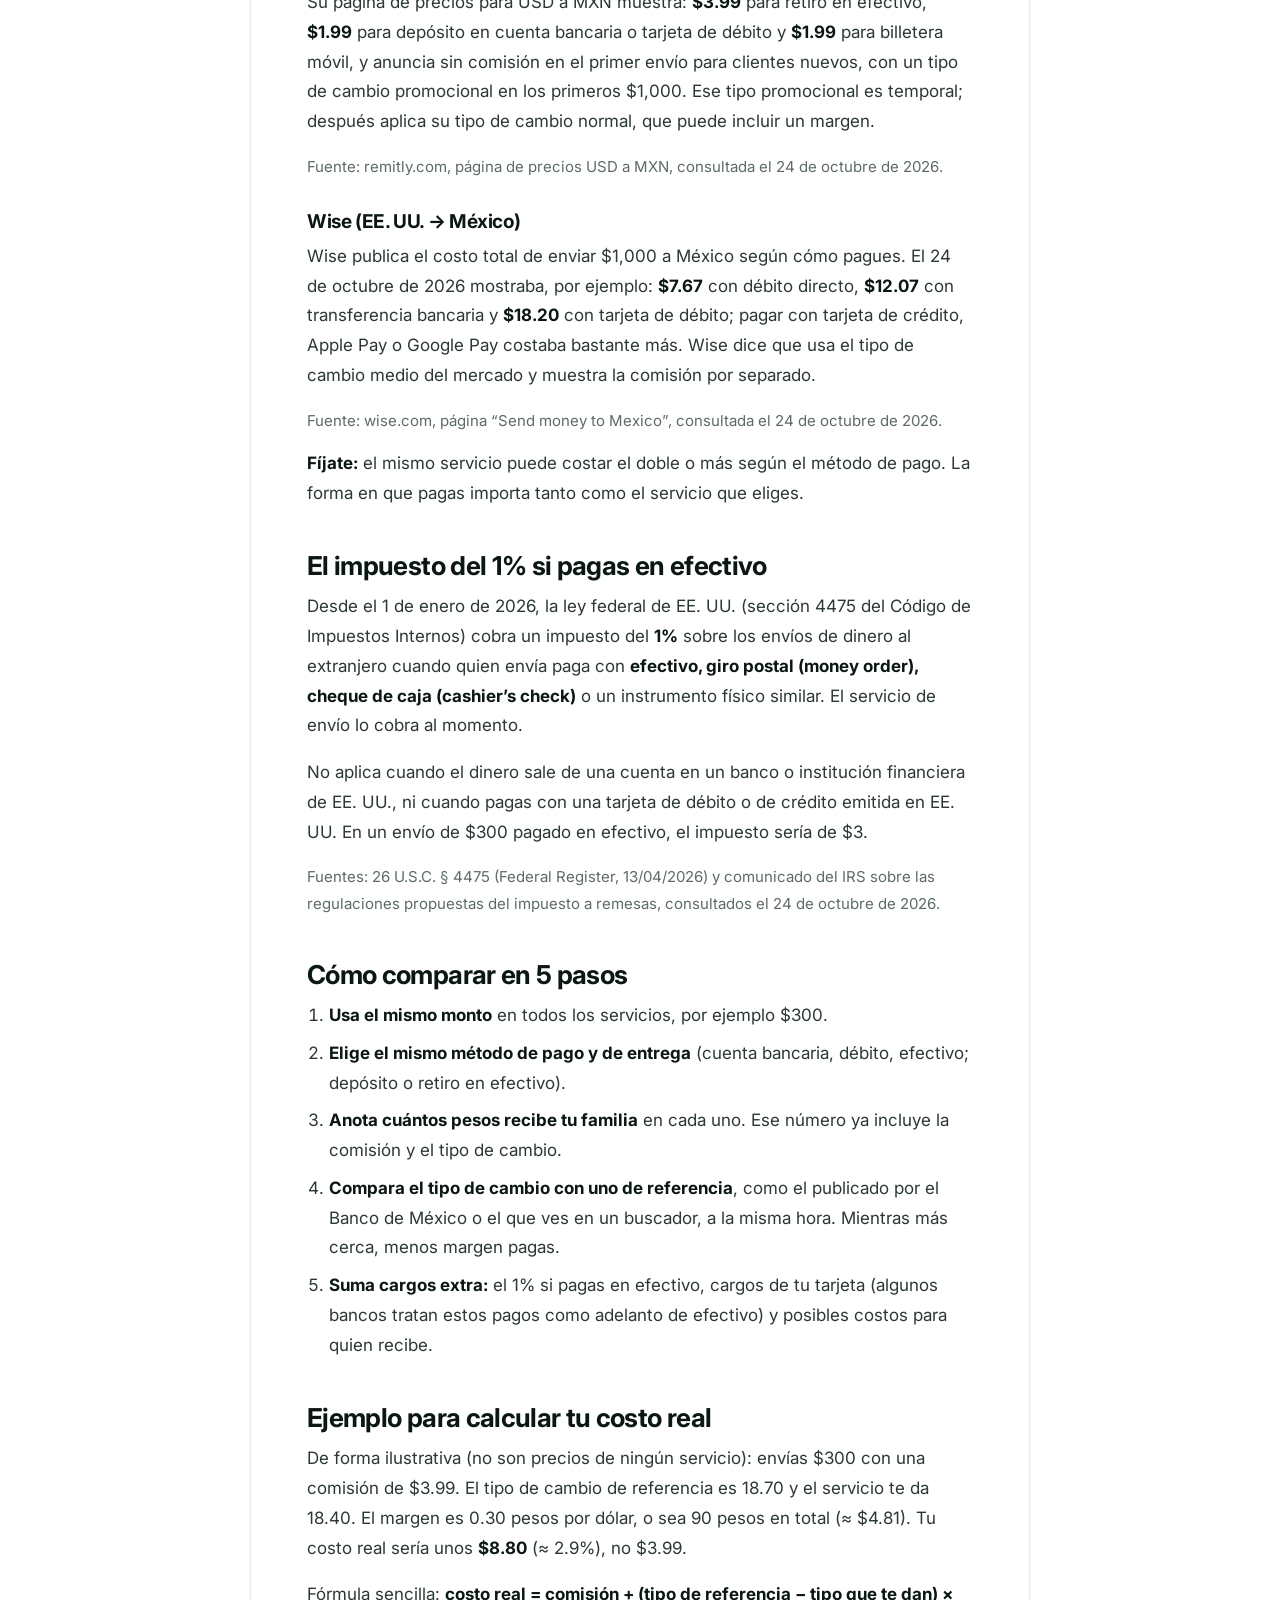
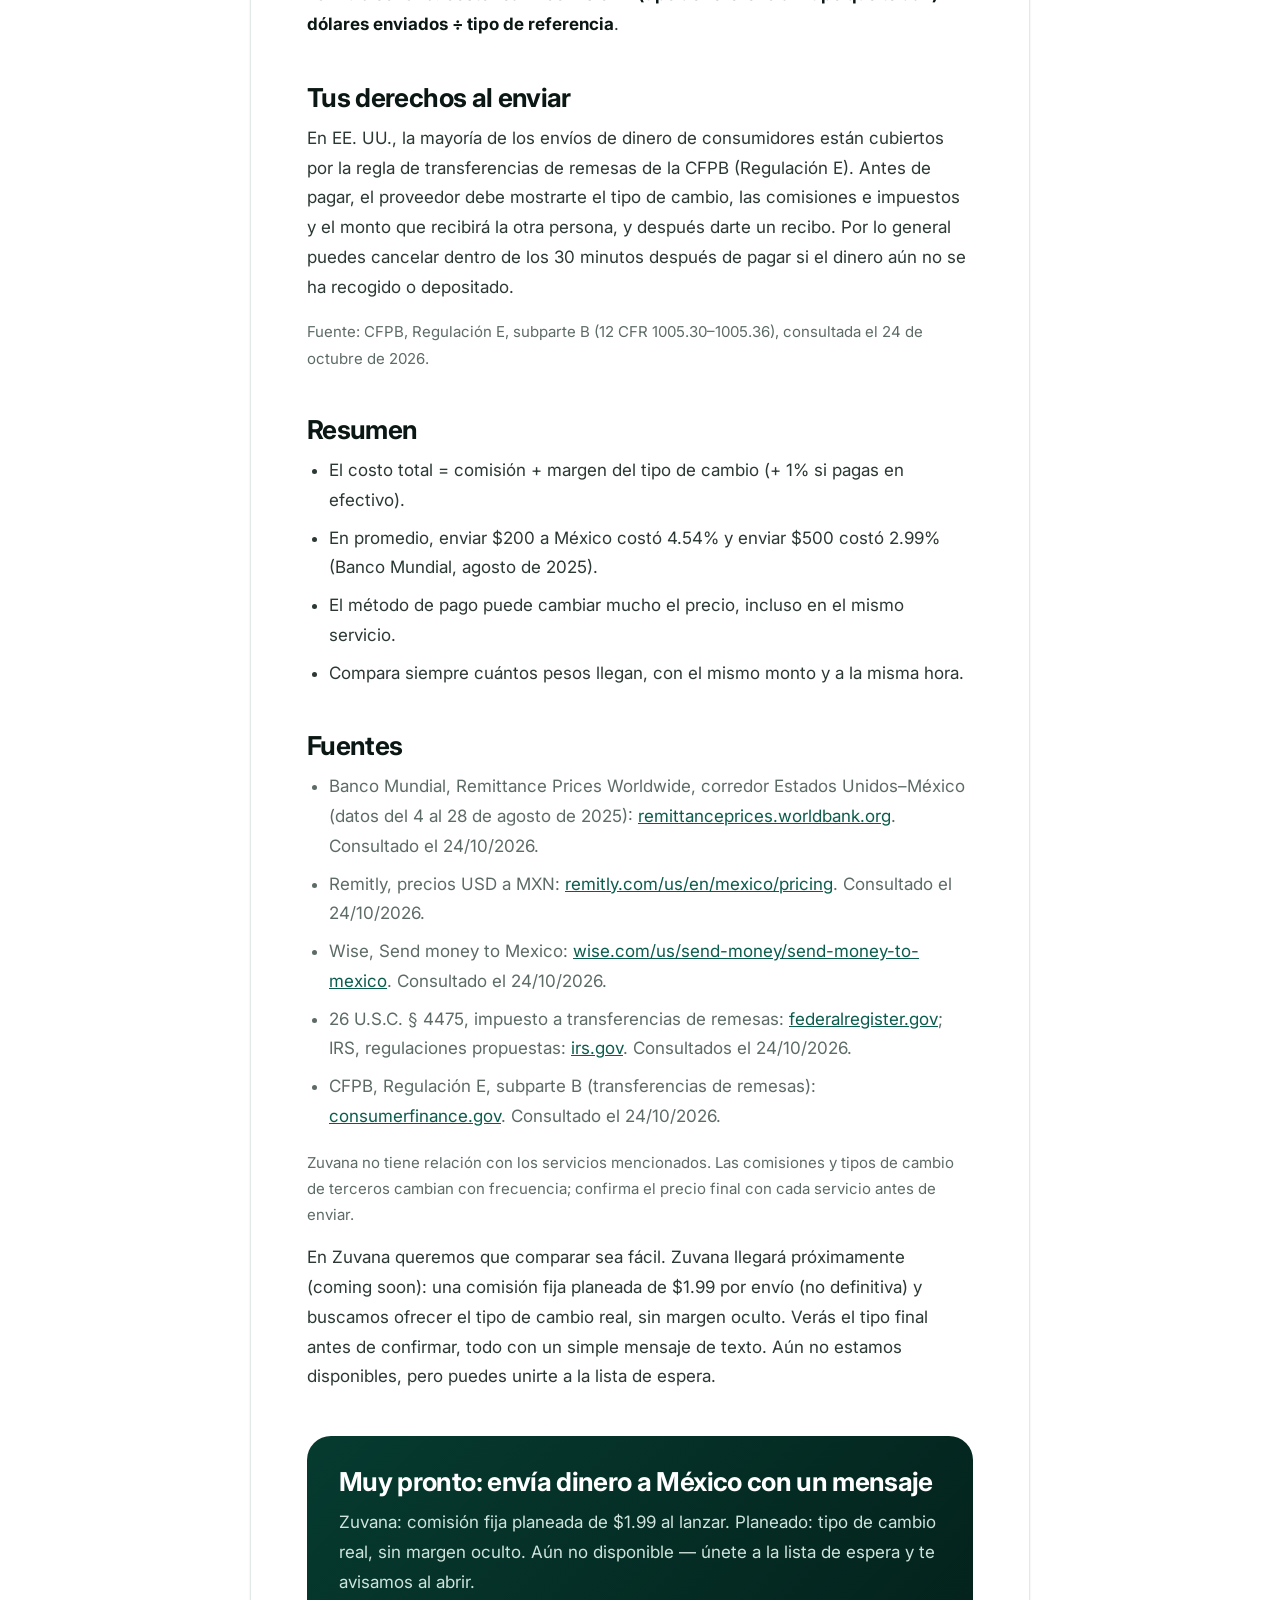
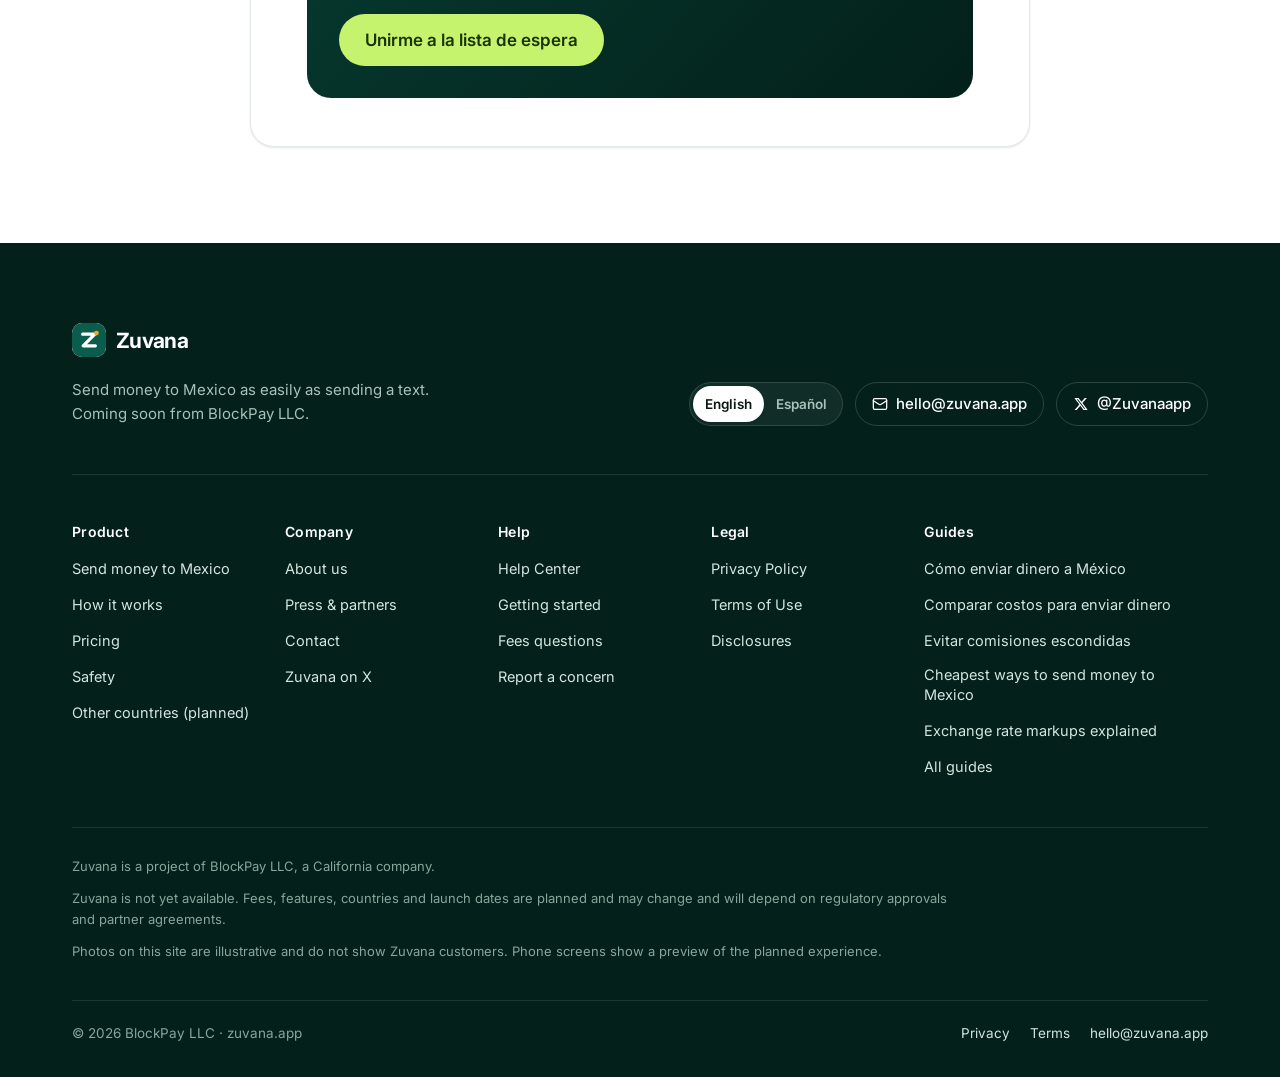
<file: guides/comparar-costos-enviar-dinero-mexico.html>
<!DOCTYPE html>
<html lang="es">
<head>
<meta charset="utf-8">
<meta name="viewport" content="width=device-width,initial-scale=1">
<title>Comparar costos para enviar dinero a México (2026): comisiones, tipo de cambio e impuesto | Zuvana</title>
<meta name="description" content="Compara cuánto cuesta enviar dinero de EE. UU. a México en 2026: promedios del Banco Mundial, comisiones publicadas, margen del tipo de cambio y el impuesto del 1% al efectivo.">
<link rel="icon" href="/favicon.ico" sizes="16x16 32x32 48x48">
<link rel="icon" href="/favicon.svg" type="image/svg+xml">
<link rel="icon" href="/favicon-32.png" sizes="32x32" type="image/png">
<link rel="apple-touch-icon" href="/apple-touch-icon.png">
<link rel="canonical" href="https://zuvana.app/guides/comparar-costos-enviar-dinero-mexico.html">
<meta name="theme-color" content="#04291F">
<meta property="og:type" content="article">
<meta property="og:url" content="https://zuvana.app/guides/comparar-costos-enviar-dinero-mexico.html">
<meta property="og:site_name" content="Zuvana">
<meta property="og:title" content="Comparar costos para enviar dinero a México: comisiones, tipo de cambio e impuesto del 1%">
<meta property="og:description" content="Compara cuánto cuesta enviar dinero de EE. UU. a México en 2026: promedios del Banco Mundial, comisiones publicadas, margen del tipo de cambio y el impuesto del 1% al efectivo.">
<meta property="og:image" content="https://zuvana.app/og-image.png">
<meta property="og:locale" content="es_MX">
<meta name="twitter:card" content="summary_large_image">
<script type="application/ld+json">{"@context": "https://schema.org", "@graph": [{"@type": "Article", "headline": "Comparar costos para enviar dinero a México: comisiones, tipo de cambio e impuesto del 1%", "description": "Compara cuánto cuesta enviar dinero de EE. UU. a México en 2026: promedios del Banco Mundial, comisiones publicadas, margen del tipo de cambio y el impuesto del 1% al efectivo.", "inLanguage": "es", "datePublished": "2026-10-24", "dateModified": "2026-10-24", "mainEntityOfPage": "https://zuvana.app/guides/comparar-costos-enviar-dinero-mexico.html", "image": "https://zuvana.app/og-image.png", "author": {"@type": "Organization", "name": "Zuvana", "url": "https://zuvana.app/", "logo": "https://zuvana.app/apple-touch-icon.png", "email": "hello@zuvana.app"}, "publisher": {"@type": "Organization", "name": "Zuvana", "url": "https://zuvana.app/", "logo": "https://zuvana.app/apple-touch-icon.png", "email": "hello@zuvana.app"}}, {"@type": "BreadcrumbList", "itemListElement": [{"@type": "ListItem", "position": 1, "name": "Inicio", "item": "https://zuvana.app/"}, {"@type": "ListItem", "position": 2, "name": "Guías", "item": "https://zuvana.app/guides/"}, {"@type": "ListItem", "position": 3, "name": "Comparar costos para enviar dinero a México: comisiones, tipo de cambio e impuesto del 1%", "item": "https://zuvana.app/guides/comparar-costos-enviar-dinero-mexico.html"}]}]}</script>
<link rel="preconnect" href="https://fonts.googleapis.com">
<link rel="preconnect" href="https://fonts.gstatic.com" crossorigin>
<link rel="stylesheet" href="https://fonts.googleapis.com/css2?family=Inter:opsz,wght@14..32,400..800&display=swap">
<link rel="stylesheet" href="/styles.css">
<script>document.documentElement.classList.add("js")</script>
</head>
<body>
<!--data-v3-->
<svg width="0" height="0" style="position:absolute" aria-hidden="true" focusable="false"><defs>
<symbol id="f-us" viewBox="0 0 20 20"><rect width="20" height="20" fill="#fff"/><g fill="#c8102e"><rect y="0" width="20" height="1.54"/><rect y="3.08" width="20" height="1.54"/><rect y="6.15" width="20" height="1.54"/><rect y="9.23" width="20" height="1.54"/><rect y="12.3" width="20" height="1.54"/><rect y="15.38" width="20" height="1.54"/><rect y="18.46" width="20" height="1.54"/></g><rect width="9.5" height="10.77" fill="#1f3a8a"/><g fill="#fff"><circle cx="2.4" cy="2.4" r=".6"/><circle cx="4.75" cy="2.4" r=".6"/><circle cx="7.1" cy="2.4" r=".6"/><circle cx="3.6" cy="4.6" r=".6"/><circle cx="5.9" cy="4.6" r=".6"/><circle cx="2.4" cy="6.8" r=".6"/><circle cx="4.75" cy="6.8" r=".6"/><circle cx="7.1" cy="6.8" r=".6"/><circle cx="3.6" cy="9" r=".6"/><circle cx="5.9" cy="9" r=".6"/></g></symbol>
<symbol id="f-mx" viewBox="0 0 20 20"><rect width="6.67" height="20" fill="#006847"/><rect x="6.67" width="6.66" height="20" fill="#fff"/><rect x="13.33" width="6.67" height="20" fill="#ce1126"/><circle cx="10" cy="10" r="1.9" fill="#8a5a2b"/><path d="M8.3 11.2q1.7 1.4 3.4 0" stroke="#3a7d44" stroke-width=".6" fill="none"/></symbol>
<symbol id="i-msg" viewBox="0 0 24 24"><path d="M7.9 20A9 9 0 1 0 4 16.1L2 22Z"/></symbol>
<symbol id="i-phone" viewBox="0 0 24 24"><rect width="14" height="20" x="5" y="2" rx="2" ry="2"/><path d="M12 18h.01"/></symbol>
<symbol id="i-receipt" viewBox="0 0 24 24"><path d="M4 2v20l2-1 2 1 2-1 2 1 2-1 2 1 2-1 2 1V2l-2 1-2-1-2 1-2-1-2 1-2-1-2 1Z"/><path d="M16 8h-6a2 2 0 1 0 0 4h4a2 2 0 1 1 0 4H8"/><path d="M12 17.5v-11"/></symbol>
<symbol id="i-eye" viewBox="0 0 24 24"><path d="M2 12s3-7 10-7 10 7 10 7-3 7-10 7-10-7-10-7Z"/><circle cx="12" cy="12" r="3"/></symbol>
<symbol id="i-lang" viewBox="0 0 24 24"><path d="m5 8 6 6"/><path d="m4 14 6-6 2-3"/><path d="M2 5h12"/><path d="M7 2h1"/><path d="m22 22-5-10-5 10"/><path d="M14 18h6"/></symbol>
<symbol id="i-bank" viewBox="0 0 24 24"><path d="M3 22h18"/><path d="M6 18v-7"/><path d="M10 18v-7"/><path d="M14 18v-7"/><path d="M18 18v-7"/><path d="m12 2 8 5H4Z"/></symbol>
<symbol id="i-check" viewBox="0 0 24 24"><path d="M20 6 9 17l-5-5"/></symbol>
<symbol id="i-checkc" viewBox="0 0 24 24"><circle cx="12" cy="12" r="10"/><path d="m9 12 2 2 4-4"/></symbol>
<symbol id="i-arrow" viewBox="0 0 24 24"><path d="M5 12h14"/><path d="m12 5 7 7-7 7"/></symbol>
<symbol id="i-plus" viewBox="0 0 24 24"><path d="M5 12h14"/><path d="M12 5v14"/></symbol>
<symbol id="i-back" viewBox="0 0 24 24"><path d="m15 18-6-6 6-6"/></symbol>
<symbol id="i-right" viewBox="0 0 24 24"><path d="m9 18 6-6-6-6"/></symbol>
<symbol id="i-down" viewBox="0 0 24 24"><path d="m6 9 6 6 6-6"/></symbol>
<symbol id="i-info" viewBox="0 0 24 24"><circle cx="12" cy="12" r="10"/><path d="M12 16v-4"/><path d="M12 8h.01"/></symbol>
<symbol id="i-user" viewBox="0 0 24 24"><path d="M19 21v-2a4 4 0 0 0-4-4H9a4 4 0 0 0-4 4v2"/><circle cx="12" cy="7" r="4"/></symbol>
<symbol id="i-users" viewBox="0 0 24 24"><path d="M16 21v-2a4 4 0 0 0-4-4H6a4 4 0 0 0-4 4v2"/><circle cx="9" cy="7" r="4"/><path d="M22 21v-2a4 4 0 0 0-3-3.87"/><path d="M16 3.13a4 4 0 0 1 0 7.75"/></symbol>
<symbol id="i-menu" viewBox="0 0 24 24"><path d="M4 7h16"/><path d="M4 12h16"/><path d="M4 17h16"/></symbol>
<symbol id="i-x" viewBox="0 0 24 24"><path d="M18 6 6 18"/><path d="m6 6 12 12"/></symbol>
<symbol id="i-globe" viewBox="0 0 24 24"><circle cx="12" cy="12" r="10"/><path d="M12 2a14.5 14.5 0 0 0 0 20 14.5 14.5 0 0 0 0-20"/><path d="M2 12h20"/></symbol>
<symbol id="i-shield" viewBox="0 0 24 24"><path d="M20 13c0 5-3.5 7.5-7.66 8.95a1 1 0 0 1-.67-.01C7.5 20.5 4 18 4 13V6a1 1 0 0 1 1-1c2 0 4.5-1.2 6.24-2.72a1.17 1.17 0 0 1 1.52 0C14.51 3.81 17 5 19 5a1 1 0 0 1 1 1z"/><path d="m9 12 2 2 4-4"/></symbol>
<symbol id="i-id" viewBox="0 0 24 24"><rect width="20" height="14" x="2" y="5" rx="2"/><circle cx="8" cy="12" r="2"/><path d="M14 10h4"/><path d="M14 14h4"/><path d="M5 16.5c.6-1 1.7-1.5 3-1.5s2.4.5 3 1.5"/></symbol>
<symbol id="i-alert" viewBox="0 0 24 24"><path d="m21.73 18-8-14a2 2 0 0 0-3.48 0l-8 14A2 2 0 0 0 4 21h16a2 2 0 0 0 1.73-3"/><path d="M12 9v4"/><path d="M12 17h.01"/></symbol>
<symbol id="i-search" viewBox="0 0 24 24"><circle cx="11" cy="11" r="8"/><path d="m21 21-4.3-4.3"/></symbol>
<symbol id="i-mail" viewBox="0 0 24 24"><rect width="20" height="16" x="2" y="4" rx="2"/><path d="m22 7-8.97 5.7a1.94 1.94 0 0 1-2.06 0L2 7"/></symbol>
<symbol id="i-heart" viewBox="0 0 24 24"><path d="M19 14c1.49-1.46 3-3.21 3-5.5A5.5 5.5 0 0 0 16.5 3c-1.76 0-3 .5-4.5 2-1.5-1.5-2.74-2-4.5-2A5.5 5.5 0 0 0 2 8.5c0 2.3 1.5 4.05 3 5.5l7 7Z"/></symbol>
<symbol id="i-book" viewBox="0 0 24 24"><path d="M2 3h6a4 4 0 0 1 4 4v14a3 3 0 0 0-3-3H2z"/><path d="M22 3h-6a4 4 0 0 0-4 4v14a3 3 0 0 1 3-3h7z"/></symbol>
<symbol id="i-help" viewBox="0 0 24 24"><circle cx="12" cy="12" r="10"/><path d="M9.09 9a3 3 0 0 1 5.83 1c0 2-3 3-3 3"/><path d="M12 17h.01"/></symbol>
<symbol id="i-key" viewBox="0 0 24 24"><circle cx="7.5" cy="15.5" r="5.5"/><path d="m21 2-9.6 9.6"/><path d="m15.5 7.5 3 3L22 7l-3-3"/></symbol>
<symbol id="i-clock" viewBox="0 0 24 24"><circle cx="12" cy="12" r="10"/><path d="M12 6v6l4 2"/></symbol>
<symbol id="i-handshake" viewBox="0 0 24 24"><path d="m11 17 2 2a1 1 0 1 0 3-3"/><path d="m14 14 2.5 2.5a1 1 0 1 0 3-3l-3.88-3.88a3 3 0 0 0-4.24 0l-.88.88a1 1 0 1 1-3-3l2.81-2.81a5.79 5.79 0 0 1 7.06-.87l.47.28a2 2 0 0 0 1.42.25L21 4"/><path d="m21 3 1 11h-2"/><path d="M3 3 2 14l6.5 6.5a1 1 0 1 0 3-3"/><path d="M3 4h8"/></symbol>
<symbol id="i-sparkle" viewBox="0 0 24 24"><path d="M9.94 15.5A2 2 0 0 0 8.5 14.06l-6.14-1.58a.5.5 0 0 1 0-.96L8.5 9.94A2 2 0 0 0 9.94 8.5l1.58-6.14a.5.5 0 0 1 .96 0L14.06 8.5A2 2 0 0 0 15.5 9.94l6.14 1.58a.5.5 0 0 1 0 .96L15.5 14.06a2 2 0 0 0-1.44 1.44l-1.58 6.14a.5.5 0 0 1-.96 0z"/></symbol>
<symbol id="i-file" viewBox="0 0 24 24"><path d="M15 2H6a2 2 0 0 0-2 2v16a2 2 0 0 0 2 2h12a2 2 0 0 0 2-2V7Z"/><path d="M14 2v4a2 2 0 0 0 2 2h4"/><path d="M10 13h4"/><path d="M10 17h4"/></symbol>
<symbol id="i-store" viewBox="0 0 24 24"><path d="m2 7 4.41-4.41A2 2 0 0 1 7.83 2h8.34a2 2 0 0 1 1.42.59L22 7"/><path d="M4 12v8a2 2 0 0 0 2 2h12a2 2 0 0 0 2-2v-8"/><path d="M15 22v-4a2 2 0 0 0-2-2h-2a2 2 0 0 0-2 2v4"/><path d="M2 7h20"/><path d="M22 7v3a2 2 0 0 1-2 2a2.7 2.7 0 0 1-1.59-.63.7.7 0 0 0-.82 0A2.7 2.7 0 0 1 16 12a2.7 2.7 0 0 1-1.59-.63.7.7 0 0 0-.82 0A2.7 2.7 0 0 1 12 12a2.7 2.7 0 0 1-1.59-.63.7.7 0 0 0-.82 0A2.7 2.7 0 0 1 8 12a2.7 2.7 0 0 1-1.59-.63.7.7 0 0 0-.82 0A2.7 2.7 0 0 1 4 12a2 2 0 0 1-2-2V7"/></symbol>
<symbol id="i-grad" viewBox="0 0 24 24"><path d="M21.42 10.92a1 1 0 0 0-.02-1.84L12.83 5.18a2 2 0 0 0-1.66 0L2.6 9.08a1 1 0 0 0 0 1.83l8.57 3.91a2 2 0 0 0 1.66 0z"/><path d="M22 10v6"/><path d="M6 12.5V16a6 3 0 0 0 12 0v-3.5"/></symbol>
<symbol id="i-home" viewBox="0 0 24 24"><path d="M15 21v-8a1 1 0 0 0-1-1h-4a1 1 0 0 0-1 1v8"/><path d="M3 10a2 2 0 0 1 .71-1.53l7-6a2 2 0 0 1 2.58 0l7 6A2 2 0 0 1 21 10v9a2 2 0 0 1-2 2H5a2 2 0 0 1-2-2z"/></symbol>
<symbol id="i-xlogo" viewBox="0 0 24 24"><path fill="currentColor" stroke="none" d="M17.75 3h3.07l-6.7 7.66L22 21h-6.17l-4.84-6.32L5.45 21H2.37l7.17-8.2L2 3h6.33l4.37 5.78L17.75 3Zm-1.08 16.2h1.7L7.4 4.73H5.58L16.67 19.2Z"/></symbol>
</defs></svg>
<a class="skip" href="#main"><span data-i="kb58273f">Skip to content</span></a>
<div class="announce" role="region" aria-label="Announcement" data-t-aria-label="kfeb4d2d"><div class="container announce-in"><span class="dot" aria-hidden="true"></span><span><span data-i="ke123658">Zuvana is coming soon. Join the waitlist for early access.</span></span><a href="/#wl"><span data-i="kfd27891">Join the waitlist</span><svg class="ic" aria-hidden="true"><use href="#i-arrow"/></svg></a></div></div>
<header class="site-header" id="top">
  <div class="container nav">
    <a class="brand" href="/" aria-label="Zuvana home" data-t-aria-label="kb86e06b"><img src="/logo.svg" alt="" width="34" height="34">Zuvana</a>
    <nav class="primary" aria-label="Main" data-t-aria-label="ka02c83a">
      <ul class="menu">
        <li class="has-mega"><button class="menu-btn" type="button" aria-expanded="false" aria-controls="mega-personal"><span><span data-i="k184daff">Personal</span></span><svg class="ic" aria-hidden="true"><use href="#i-down"/></svg></button>
          <div class="mega" id="mega-personal">
            <div>
              <p class="mega-h"><span data-i="k66421c0">Send money</span></p>
              <a class="mega-item" href="/"><span class="mi"><span class="flag" aria-hidden="true"><svg viewBox="0 0 20 20"><use href="#f-mx"/></svg></span></span><span><b><span data-i="k58bee92">To Mexico</span></b><small><span data-i="k82a7772">Our launch corridor, coming soon</span></small></span></a>
              <a class="mega-item" href="/help.html#countries"><span class="mi"><svg class="ic" aria-hidden="true"><use href="#i-globe"/></svg></span><span><b><span data-i="k467dd70">Other countries (planned)</span></b><small><span data-i="k6ffb12f">More corridors after launch</span></small></span></a>
              <a class="mega-item" href="/guides/"><span class="mi"><svg class="ic" aria-hidden="true"><use href="#i-book"/></svg></span><span><b><span data-i="k45389ee">Guides</span></b><small><span data-i="k0163648">Free guides to sending money home</span></small></span></a>
            </div>
            <div>
              <p class="mega-h"><span data-i="k2f1a3e6">Learn</span></p>
              <a class="mega-item" href="/how-it-works.html"><span class="mi"><svg class="ic" aria-hidden="true"><use href="#i-msg"/></svg></span><span><b><span data-i="k9ffdb95">How it works</span></b><small><span data-i="kc6520cc">Send by text, step by step</span></small></span></a>
              <a class="mega-item" href="/pricing.html"><span class="mi"><svg class="ic" aria-hidden="true"><use href="#i-receipt"/></svg></span><span><b><span data-i="ke22ac25">Pricing</span></b><small><span data-i="k71e75e0">One planned flat fee</span></small></span></a>
              <a class="mega-item" href="/safety.html"><span class="mi"><svg class="ic" aria-hidden="true"><use href="#i-shield"/></svg></span><span><b><span data-i="k6472ce4">Safety</span></b><small><span data-i="kb361ba9">How we plan to protect you</span></small></span></a>
            </div>
            <div class="mega-feature">
              <div><b><span data-i="k227165d">Be first in line</span></b><p><span data-i="k96fa084">Join the waitlist and we'll tell you when Zuvana opens.</span></p></div>
              <a class="btn btn-accent btn-sm" href="/#wl"><span data-i="kfd27891">Join the waitlist</span></a>
            </div>
          </div>
        </li>
        <li><a href="/how-it-works.html"><span data-i="k9ffdb95">How it works</span></a></li>
        <li><a href="/pricing.html"><span data-i="ke22ac25">Pricing</span></a></li>
        <li><a href="/help.html"><span data-i="k6a26f54">Help</span></a></li>
        <li><a href="/about.html"><span data-i="k8f7f4c1">About</span></a></li>
      </ul>
    </nav>
    <div class="nav-right">
      <div class="lang-switch" role="group" aria-label="Language" data-t-aria-label="k4994a8f"><button type="button" data-set="en" aria-pressed="true">EN</button><button type="button" data-set="es" aria-pressed="false">ES</button></div>
      <a class="btn btn-primary btn-sm nav-cta" href="/#wl"><span data-i="kfd27891">Join the waitlist</span></a>
      <button class="burger" type="button" aria-expanded="false" aria-controls="drawer" aria-label="Open menu"><svg class="ic" aria-hidden="true"><use href="#i-menu"/></svg></button>
    </div>
  </div>
</header>
<div class="scrim" aria-hidden="true"></div>
<div class="drawer" id="drawer" role="dialog" aria-modal="true" aria-label="Menu" data-t-aria-label="kb615412" aria-hidden="true">
  <div class="drawer-top"><a class="brand" href="/"><img src="/logo.svg" alt="" width="34" height="34">Zuvana</a><button class="burger drawer-close" type="button" aria-label="Close menu" data-t-aria-label="k68f18f6"><svg class="ic" aria-hidden="true"><use href="#i-x"/></svg></button></div>
  <div class="drawer-body">
    <p class="drawer-h"><span data-i="k66421c0">Send money</span></p>
    <a class="dl" href="/"><span><span data-i="k58bee92">To Mexico</span> <small><span data-i="k81151a1">Coming soon</span></small></span><svg class="ic" aria-hidden="true"><use href="#i-right"/></svg></a>
    <a class="dl" href="/help.html#countries"><span><span data-i="k467dd70">Other countries (planned)</span></span><svg class="ic" aria-hidden="true"><use href="#i-right"/></svg></a>
    <a class="dl" href="/guides/"><span><span data-i="k45389ee">Guides</span></span><svg class="ic" aria-hidden="true"><use href="#i-right"/></svg></a>
    <p class="drawer-h"><span data-i="k1c76cbf">Company</span></p>
    <a class="dl" href="/how-it-works.html"><span><span data-i="k9ffdb95">How it works</span></span><svg class="ic" aria-hidden="true"><use href="#i-right"/></svg></a>
    <a class="dl" href="/pricing.html"><span><span data-i="ke22ac25">Pricing</span></span><svg class="ic" aria-hidden="true"><use href="#i-right"/></svg></a>
    <a class="dl" href="/safety.html"><span><span data-i="k6472ce4">Safety</span></span><svg class="ic" aria-hidden="true"><use href="#i-right"/></svg></a>
    <a class="dl" href="/help.html"><span><span data-i="kefdaf9f">Help Center</span></span><svg class="ic" aria-hidden="true"><use href="#i-right"/></svg></a>
    <a class="dl" href="/about.html"><span><span data-i="k8f7f4c1">About</span></span><svg class="ic" aria-hidden="true"><use href="#i-right"/></svg></a>
  </div>
  <div class="drawer-foot">
    <div class="lang-switch" role="group" aria-label="Language" data-t-aria-label="k4994a8f"><button type="button" data-set="en" aria-pressed="true">English</button><button type="button" data-set="es" aria-pressed="false">Español</button></div>
    <a class="btn btn-primary btn-block" href="/#wl"><span data-i="kfd27891">Join the waitlist</span><svg class="ic" aria-hidden="true"><use href="#i-arrow"/></svg></a>
  </div>
</div>
<div class="page" lang="es">
<main id="main">
<article>
<nav aria-label="Breadcrumb" class="crumb"><a href="/">Inicio</a> › <a href="/guides/">Guías</a></nav>
<h1>Comparar costos para enviar dinero a México: comisiones, tipo de cambio e impuesto del 1%</h1>
<p class="muted">Actualizado: 24 de octubre de 2026. Las cifras citadas tienen fecha y fuente; los precios cambian seguido, así que revisa siempre el precio final antes de pagar.</p>
<p>Cuando comparas servicios para enviar dinero a México, la comisión anunciada es solo una parte del costo. El costo total es <strong>la comisión + el margen en el tipo de cambio</strong> (y, si pagas en efectivo, un impuesto federal del 1%). Esta guía te muestra cifras públicas y verificables y una forma sencilla de comparar.</p>

<h2>Lo que cuesta en promedio: datos del Banco Mundial</h2>
<p>El Banco Mundial mide los precios de envío de dinero en su base <em>Remittance Prices Worldwide</em>. Para el corredor Estados Unidos → México, la medición más reciente publicada (datos recolectados del 4 al 28 de agosto de 2025) muestra estos promedios:</p>
<table>
<thead><tr><th>Monto enviado</th><th>Comisión promedio</th><th>Margen promedio en tipo de cambio</th><th>Costo total promedio</th></tr></thead>
<tbody>
<tr><td>$200</td><td>$6.51</td><td>1.28%</td><td>4.54% (≈ $9.07)</td></tr>
<tr><td>$500</td><td>$9.83</td><td>1.02%</td><td>2.99% (≈ $14.94)</td></tr>
</tbody>
</table>
<p class="muted">Fuente: Banco Mundial, Remittance Prices Worldwide, corredor Estados Unidos–México, datos de agosto de 2025, consultado el 24 de octubre de 2026.</p>
<p>Dos lecciones de estos números:</p>
<ul>
<li><strong>Enviar montos pequeños cuesta más en proporción.</strong> En promedio, enviar $200 costó 4.54% y enviar $500 costó 2.99%.</li>
<li><strong>La diferencia entre servicios es grande.</strong> En la misma medición, algunos servicios costaron menos del 1% y otros más del 10% para el mismo envío. Comparar sí vale la pena.</li>
</ul>

<h2>Comisiones publicadas por algunos servicios (octubre de 2026)</h2>
<p>Estos son ejemplos de comisiones que los propios servicios publican en sus sitios. No son una recomendación y pueden cambiar en cualquier momento; además, no incluyen el margen del tipo de cambio, salvo donde se indica.</p>
<h3>Remitly (EE. UU. → México)</h3>
<p>Su página de precios para USD a MXN muestra: <strong>$3.99</strong> para retiro en efectivo, <strong>$1.99</strong> para depósito en cuenta bancaria o tarjeta de débito y <strong>$1.99</strong> para billetera móvil, y anuncia sin comisión en el primer envío para clientes nuevos, con un tipo de cambio promocional en los primeros $1,000. Ese tipo promocional es temporal; después aplica su tipo de cambio normal, que puede incluir un margen.</p>
<p class="muted">Fuente: remitly.com, página de precios USD a MXN, consultada el 24 de octubre de 2026.</p>
<h3>Wise (EE. UU. → México)</h3>
<p>Wise publica el costo total de enviar $1,000 a México según cómo pagues. El 24 de octubre de 2026 mostraba, por ejemplo: <strong>$7.67</strong> con débito directo, <strong>$12.07</strong> con transferencia bancaria y <strong>$18.20</strong> con tarjeta de débito; pagar con tarjeta de crédito, Apple Pay o Google Pay costaba bastante más. Wise dice que usa el tipo de cambio medio del mercado y muestra la comisión por separado.</p>
<p class="muted">Fuente: wise.com, página “Send money to Mexico”, consultada el 24 de octubre de 2026.</p>
<p><strong>Fíjate:</strong> el mismo servicio puede costar el doble o más según el método de pago. La forma en que pagas importa tanto como el servicio que eliges.</p>

<h2>El impuesto del 1% si pagas en efectivo</h2>
<p>Desde el 1 de enero de 2026, la ley federal de EE. UU. (sección 4475 del Código de Impuestos Internos) cobra un impuesto del <strong>1%</strong> sobre los envíos de dinero al extranjero cuando quien envía paga con <strong>efectivo, giro postal (money order), cheque de caja (cashier’s check)</strong> o un instrumento físico similar. El servicio de envío lo cobra al momento.</p>
<p>No aplica cuando el dinero sale de una cuenta en un banco o institución financiera de EE. UU., ni cuando pagas con una tarjeta de débito o de crédito emitida en EE. UU. En un envío de $300 pagado en efectivo, el impuesto sería de $3.</p>
<p class="muted">Fuentes: 26 U.S.C. § 4475 (Federal Register, 13/04/2026) y comunicado del IRS sobre las regulaciones propuestas del impuesto a remesas, consultados el 24 de octubre de 2026.</p>

<h2>Cómo comparar en 5 pasos</h2>
<ol>
<li><strong>Usa el mismo monto</strong> en todos los servicios, por ejemplo $300.</li>
<li><strong>Elige el mismo método de pago y de entrega</strong> (cuenta bancaria, débito, efectivo; depósito o retiro en efectivo).</li>
<li><strong>Anota cuántos pesos recibe tu familia</strong> en cada uno. Ese número ya incluye la comisión y el tipo de cambio.</li>
<li><strong>Compara el tipo de cambio con uno de referencia</strong>, como el publicado por el Banco de México o el que ves en un buscador, a la misma hora. Mientras más cerca, menos margen pagas.</li>
<li><strong>Suma cargos extra:</strong> el 1% si pagas en efectivo, cargos de tu tarjeta (algunos bancos tratan estos pagos como adelanto de efectivo) y posibles costos para quien recibe.</li>
</ol>

<h2>Ejemplo para calcular tu costo real</h2>
<p>De forma ilustrativa (no son precios de ningún servicio): envías $300 con una comisión de $3.99. El tipo de cambio de referencia es 18.70 y el servicio te da 18.40. El margen es 0.30 pesos por dólar, o sea 90 pesos en total (≈ $4.81). Tu costo real sería unos <strong>$8.80</strong> (≈ 2.9%), no $3.99.</p>
<p>Fórmula sencilla: <strong>costo real = comisión + (tipo de referencia − tipo que te dan) × dólares enviados ÷ tipo de referencia</strong>.</p>

<h2>Tus derechos al enviar</h2>
<p>En EE. UU., la mayoría de los envíos de dinero de consumidores están cubiertos por la regla de transferencias de remesas de la CFPB (Regulación E). Antes de pagar, el proveedor debe mostrarte el tipo de cambio, las comisiones e impuestos y el monto que recibirá la otra persona, y después darte un recibo. Por lo general puedes cancelar dentro de los 30 minutos después de pagar si el dinero aún no se ha recogido o depositado.</p>
<p class="muted">Fuente: CFPB, Regulación E, subparte B (12 CFR 1005.30–1005.36), consultada el 24 de octubre de 2026.</p>

<h2>Resumen</h2>
<ul>
<li>El costo total = comisión + margen del tipo de cambio (+ 1% si pagas en efectivo).</li>
<li>En promedio, enviar $200 a México costó 4.54% y enviar $500 costó 2.99% (Banco Mundial, agosto de 2025).</li>
<li>El método de pago puede cambiar mucho el precio, incluso en el mismo servicio.</li>
<li>Compara siempre cuántos pesos llegan, con el mismo monto y a la misma hora.</li>
</ul>

<h2>Fuentes</h2>
<ul class="muted">
<li>Banco Mundial, Remittance Prices Worldwide, corredor Estados Unidos–México (datos del 4 al 28 de agosto de 2025): <a href="https://remittanceprices.worldbank.org/corridor/United-States/Mexico" rel="nofollow noopener">remittanceprices.worldbank.org</a>. Consultado el 24/10/2026.</li>
<li>Remitly, precios USD a MXN: <a href="https://www.remitly.com/us/en/mexico/pricing" rel="nofollow noopener">remitly.com/us/en/mexico/pricing</a>. Consultado el 24/10/2026.</li>
<li>Wise, Send money to Mexico: <a href="https://wise.com/us/send-money/send-money-to-mexico" rel="nofollow noopener">wise.com/us/send-money/send-money-to-mexico</a>. Consultado el 24/10/2026.</li>
<li>26 U.S.C. § 4475, impuesto a transferencias de remesas: <a href="https://www.federalregister.gov/documents/2026/04/13/2026-07085/excise-tax-on-remittance-transfers" rel="nofollow noopener">federalregister.gov</a>; IRS, regulaciones propuestas: <a href="https://www.irs.gov/newsroom/treasury-irs-issue-proposed-regulations-on-the-new-remittance-transfer-tax-established-under-the-one-big-beautiful-bill" rel="nofollow noopener">irs.gov</a>. Consultados el 24/10/2026.</li>
<li>CFPB, Regulación E, subparte B (transferencias de remesas): <a href="https://www.consumerfinance.gov/rules-policy/regulations/1005/" rel="nofollow noopener">consumerfinance.gov</a>. Consultado el 24/10/2026.</li>
</ul>
<p class="muted">Zuvana no tiene relación con los servicios mencionados. Las comisiones y tipos de cambio de terceros cambian con frecuencia; confirma el precio final con cada servicio antes de enviar.</p>

<p>En Zuvana queremos que comparar sea fácil. Zuvana llegará próximamente (coming soon): una comisión fija planeada de $1.99 por envío (no definitiva) y buscamos ofrecer el tipo de cambio real, sin margen oculto. Verás el tipo final antes de confirmar, todo con un simple mensaje de texto. Aún no estamos disponibles, pero puedes unirte a la lista de espera.</p>
<div class="box"><h2>Muy pronto: envía dinero a México con un mensaje</h2><p>Zuvana: comisión fija planeada de $1.99 al lanzar. Planeado: tipo de cambio real, sin margen oculto. Aún no disponible — únete a la lista de espera y te avisamos al abrir.</p><a class="cta" href="/#wl">Unirme a la lista de espera</a></div>

</article>
</main>
</div>
<footer class="site-footer">
  <div class="container">
    <div class="foot-top">
      <div><a class="brand" href="/"><img src="/logo.svg" alt="" width="34" height="34">Zuvana</a>
      <p class="foot-tag"><span data-i="kff8149c">Send money to Mexico as easily as sending a text. Coming soon from BlockPay LLC.</span></p></div>
      <div class="foot-contact">
        <div class="lang-switch" role="group" aria-label="Language" data-t-aria-label="k4994a8f"><button type="button" data-set="en" aria-pressed="true">English</button><button type="button" data-set="es" aria-pressed="false">Español</button></div>
        <a class="pillink" href="mailto:hello@zuvana.app"><svg class="ic" aria-hidden="true"><use href="#i-mail"/></svg>hello@zuvana.app</a>
        <a class="pillink" href="https://x.com/Zuvanaapp" rel="noopener" target="_blank" aria-label="Zuvana on X (opens in a new tab)" data-t-aria-label="kcdee2f4"><svg class="ic" aria-hidden="true"><use href="#i-xlogo"/></svg>@Zuvanaapp</a>
      </div>
    </div>
    <nav class="foot-cols" aria-label="Footer" data-t-aria-label="kded40f2">
      <div><h3><span data-i="kdeb1051">Product</span></h3><ul>
        <li><a href="/"><span data-i="kb3b4e52">Send money to Mexico</span></a></li>
        <li><a href="/how-it-works.html"><span data-i="k9ffdb95">How it works</span></a></li>
        <li><a href="/pricing.html"><span data-i="ke22ac25">Pricing</span></a></li>
        <li><a href="/safety.html"><span data-i="k6472ce4">Safety</span></a></li>
        <li><a href="/help.html#countries"><span data-i="k467dd70">Other countries (planned)</span></a></li></ul></div>
      <div><h3><span data-i="k1c76cbf">Company</span></h3><ul>
        <li><a href="/about.html"><span data-i="kcf23ee2">About us</span></a></li>
        <li><a href="/about.html#press"><span data-h="k120eb67">Press &amp; partners</span></a></li>
        <li><a href="mailto:hello@zuvana.app"><span data-i="kbbaff12">Contact</span></a></li>
        <li><a href="https://x.com/Zuvanaapp" rel="noopener" target="_blank"><span data-i="k32ee04e">Zuvana on X</span></a></li></ul></div>
      <div><h3><span data-i="k6a26f54">Help</span></h3><ul>
        <li><a href="/help.html"><span data-i="kefdaf9f">Help Center</span></a></li>
        <li><a href="/help.html#getting-started"><span data-i="kcb59b87">Getting started</span></a></li>
        <li><a href="/help.html#fees"><span data-i="k6185d6c">Fees questions</span></a></li>
        <li><a href="/safety.html#report"><span data-i="k89ac304">Report a concern</span></a></li></ul></div>
      <div><h3><span data-i="ka10a9bc">Legal</span></h3><ul>
        <li><a href="/privacy.html"><span data-i="kfa2ead6">Privacy Policy</span></a></li>
        <li><a href="/terms.html"><span data-i="k985a4b7">Terms of Use</span></a></li>
        <li><a href="#fineprint"><span data-i="k64338fe">Disclosures</span></a></li></ul></div>
      <div><h3><span data-i="k45389ee">Guides</span></h3><ul>
        <li><a href="/guides/como-enviar-dinero-a-mexico.html" lang="es">Cómo enviar dinero a México</a></li>
        <li><a href="/guides/comparar-costos-enviar-dinero-mexico.html" lang="es">Comparar costos para enviar dinero</a></li>
        <li><a href="/guides/evitar-comisiones-escondidas-envio-mexico.html" lang="es">Evitar comisiones escondidas</a></li>
        <li><a href="/guides/cheapest-way-to-send-money-to-mexico.html" lang="en">Cheapest ways to send money to Mexico</a></li>
        <li><a href="/guides/exchange-rate-markups-explained.html" lang="en">Exchange rate markups explained</a></li>
        <li><a href="/guides/"><span data-i="ke5e017a">All guides</span></a></li></ul></div>
    </nav>
    <div class="fineprint" id="fineprint">
      <p><span data-i="kf4358e3">Zuvana is a project of BlockPay LLC, a California company.</span></p>
      <p><span data-i="ka595321">Zuvana is not yet available. Fees, features, countries and launch dates are planned and may change and will depend on regulatory approvals and partner agreements.</span></p>
      <p><span data-i="k398bf49">Photos on this site are illustrative and do not show Zuvana customers. Phone screens show a preview of the planned experience.</span></p>
    </div>
    <div class="foot-bottom">
      <span>© 2026 BlockPay LLC · zuvana.app</span>
      <ul><li><a href="/privacy.html"><span data-i="kc5f29bb">Privacy</span></a></li><li><a href="/terms.html"><span data-i="k6f1bf85">Terms</span></a></li><li><a href="mailto:hello@zuvana.app">hello@zuvana.app</a></li></ul>
    </div>
  </div>
</footer>
<script>window.TES={"kfeb4d2d": "Aviso", "kb86e06b": "Inicio de Zuvana", "ka02c83a": "Principal", "k4994a8f": "Idioma", "kb615412": "Menú", "k68f18f6": "Cerrar menú", "kb58273f": "Ir al contenido", "ke123658": "Zuvana llegará pronto. Únete a la lista de espera para tener acceso anticipado.", "kfd27891": "Unirme a la lista", "k184daff": "Personal", "k66421c0": "Enviar dinero", "k58bee92": "A México", "k82a7772": "Nuestra primera ruta, muy pronto", "k467dd70": "Otros países (planeado)", "k6ffb12f": "Más rutas después del lanzamiento", "k45389ee": "Guías", "k0163648": "Guías gratis para enviar dinero a casa", "k2f1a3e6": "Conoce", "k9ffdb95": "Cómo funciona", "kc6520cc": "Envía por mensaje, paso a paso", "ke22ac25": "Precios", "k71e75e0": "Una comisión fija planeada", "k6472ce4": "Seguridad", "kb361ba9": "Cómo planeamos protegerte", "k227165d": "Sé de los primeros", "k96fa084": "Únete a la lista y te avisaremos cuando Zuvana abra.", "k6a26f54": "Ayuda", "k8f7f4c1": "Nosotros", "k81151a1": "Muy pronto", "k1c76cbf": "Compañía", "kefdaf9f": "Centro de ayuda", "kcdee2f4": "Zuvana en X (se abre en otra pestaña)", "kded40f2": "Pie de página", "kff8149c": "Envía dinero a México tan fácil como mandar un mensaje. Muy pronto, de BlockPay LLC.", "kdeb1051": "Producto", "kb3b4e52": "Enviar dinero a México", "kcf23ee2": "Sobre nosotros", "k120eb67": "Prensa y socios", "kbbaff12": "Contacto", "k32ee04e": "Zuvana en X", "kcb59b87": "Primeros pasos", "k6185d6c": "Preguntas sobre comisiones", "k89ac304": "Reportar algo sospechoso", "ka10a9bc": "Legal", "kfa2ead6": "Política de privacidad", "k985a4b7": "Términos de uso", "k64338fe": "Avisos", "ke5e017a": "Todas las guías", "kf4358e3": "Zuvana es un proyecto de BlockPay LLC, una empresa de California.", "ka595321": "Zuvana aún no está disponible. Las comisiones, funciones, países y fechas de lanzamiento son planes que pueden cambiar y dependerán de aprobaciones regulatorias y acuerdos con socios.", "k398bf49": "Las fotos de este sitio son ilustrativas y no muestran clientes de Zuvana. Las pantallas de teléfono muestran una vista previa de la experiencia planeada.", "kc5f29bb": "Privacidad", "k6f1bf85": "Términos"};window.TES_TITLE="Comparar costos para enviar dinero a México (2026): comisiones, tipo de cambio e impuesto | Zuvana";</script>
<script src="/site.js" defer></script>
</body>
</html>
</file>
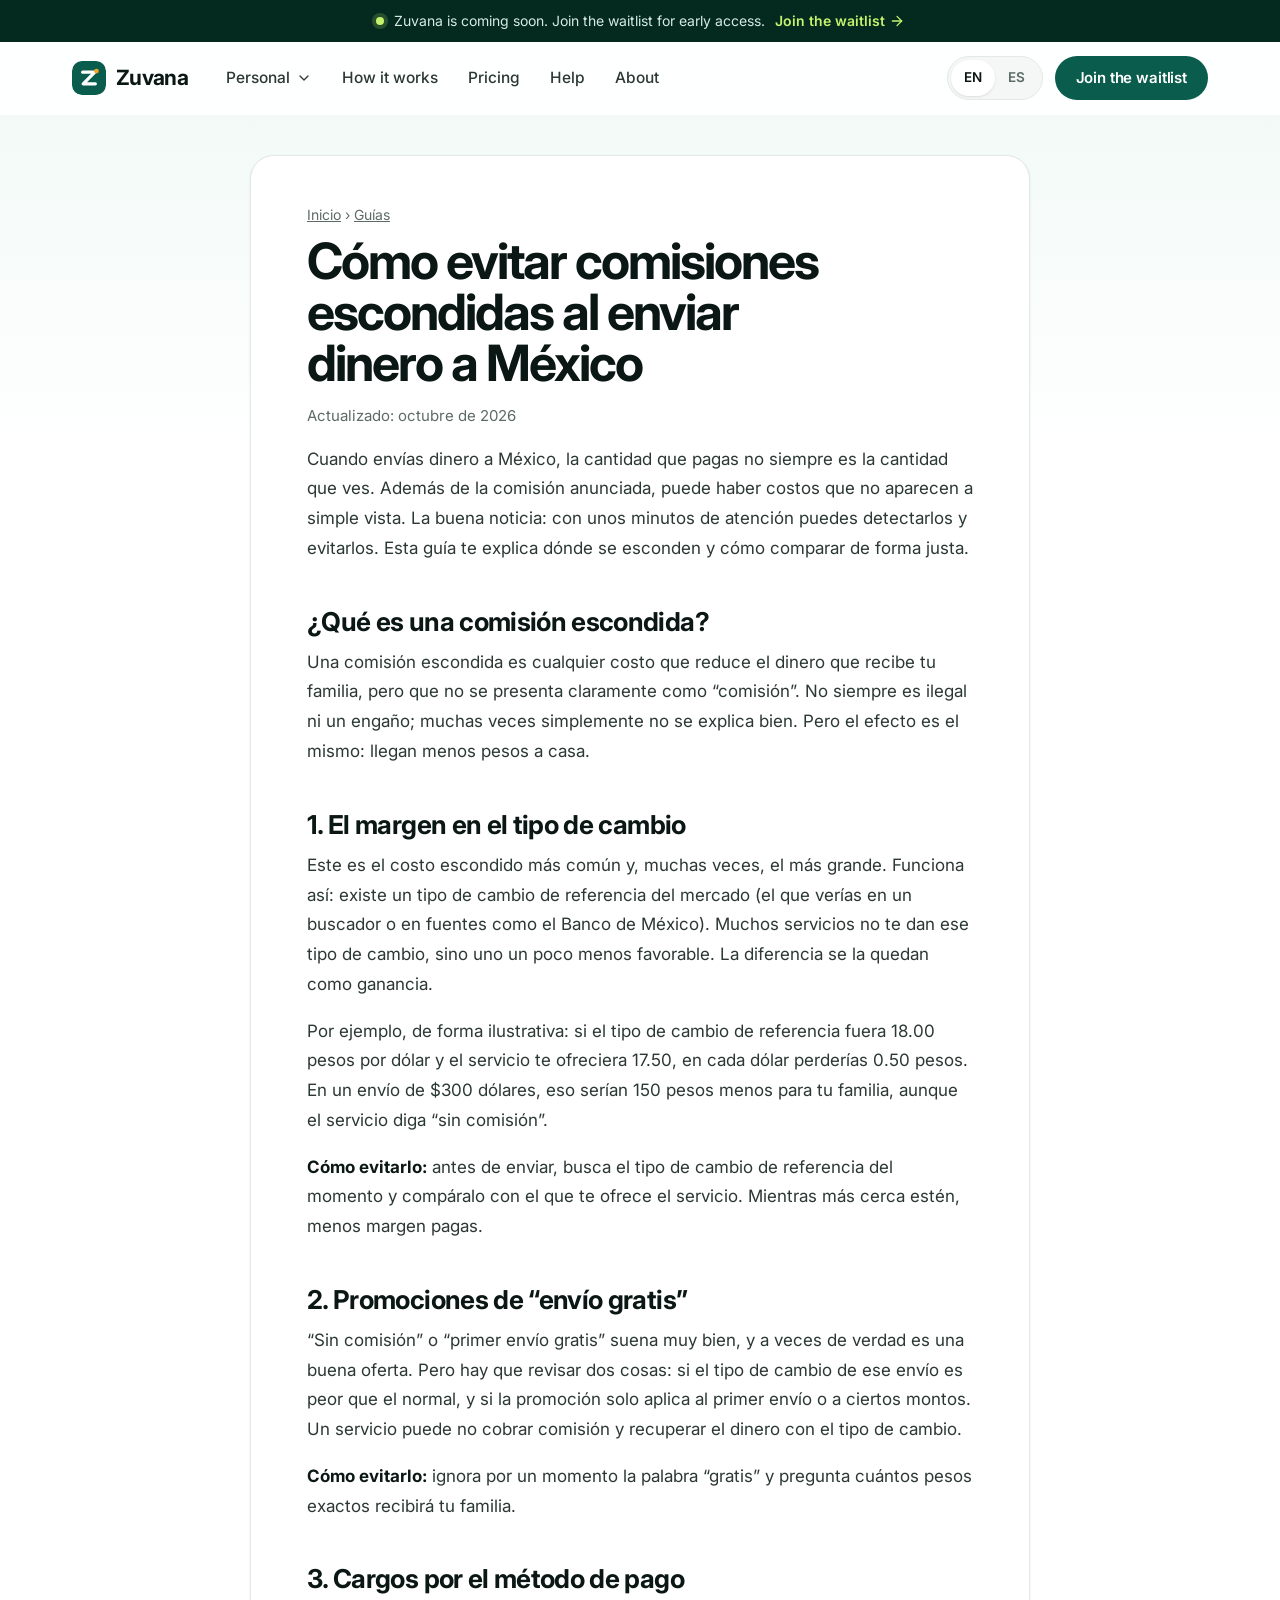
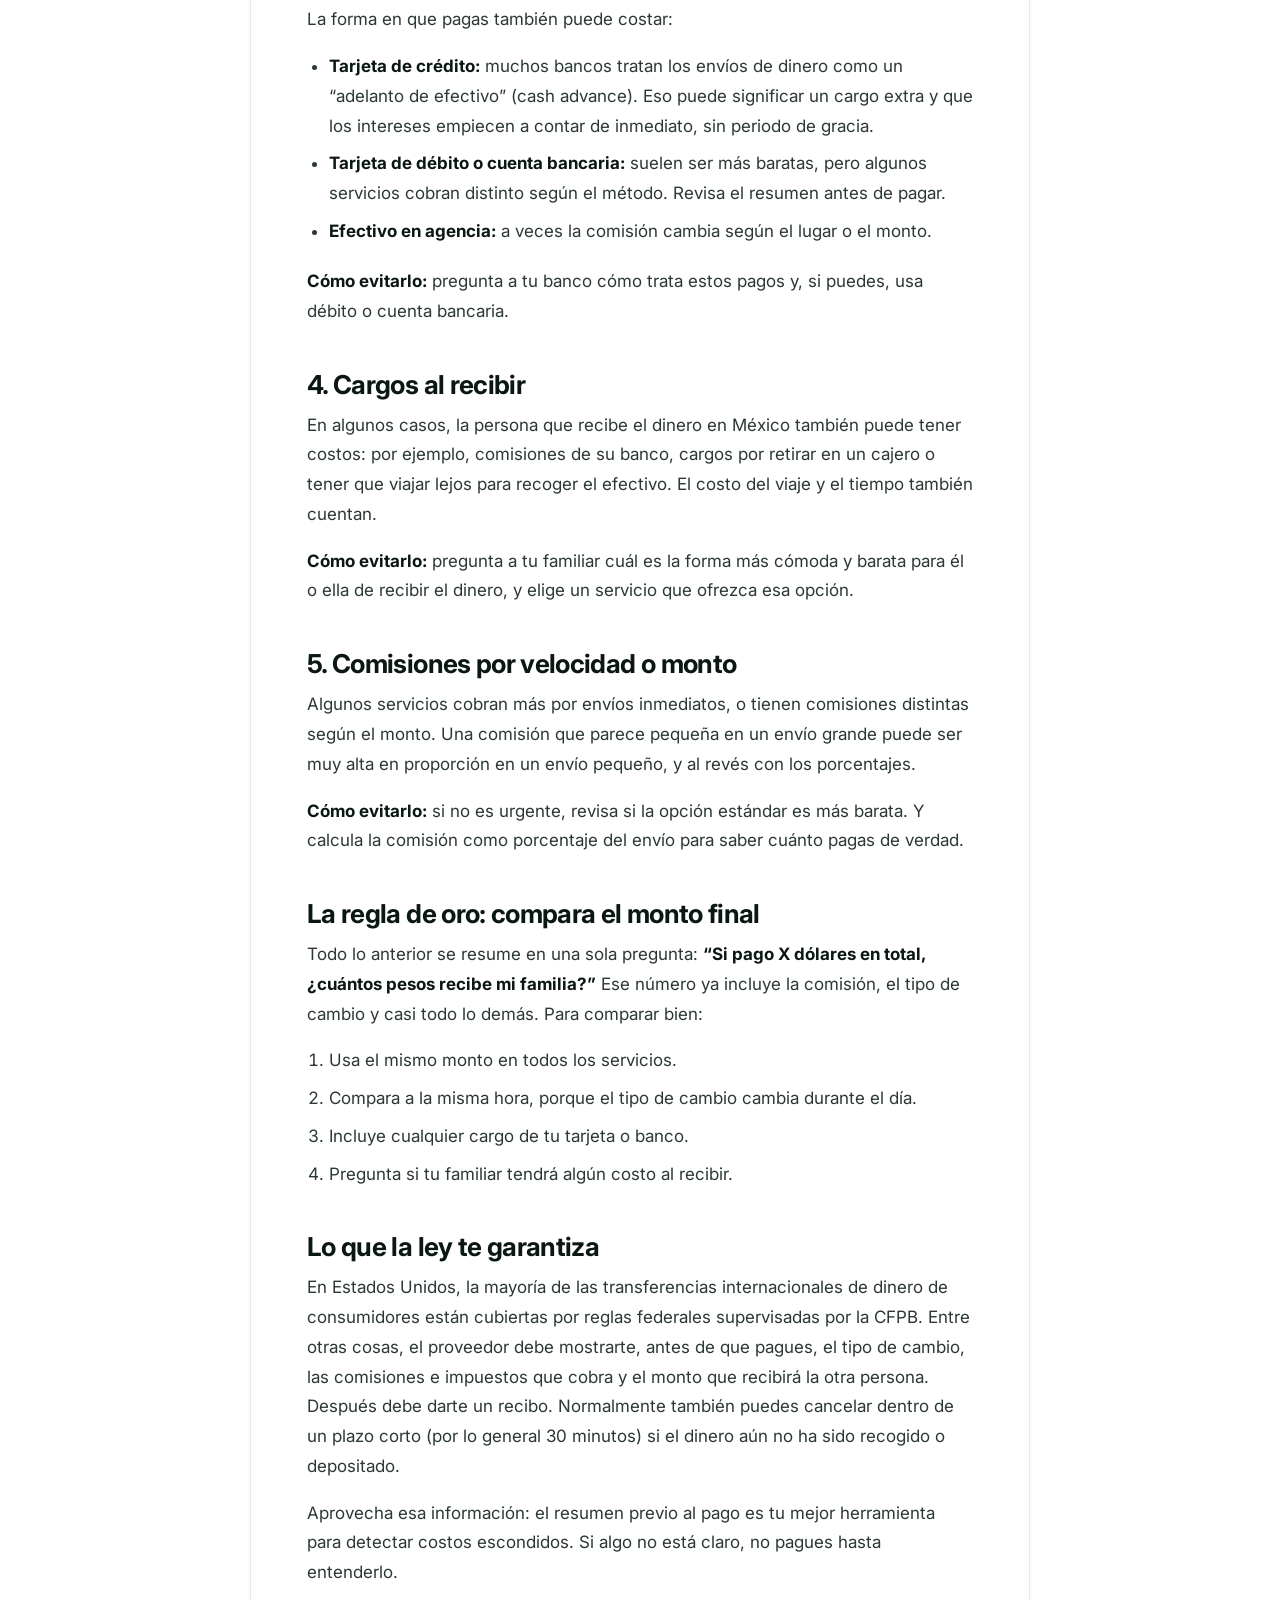
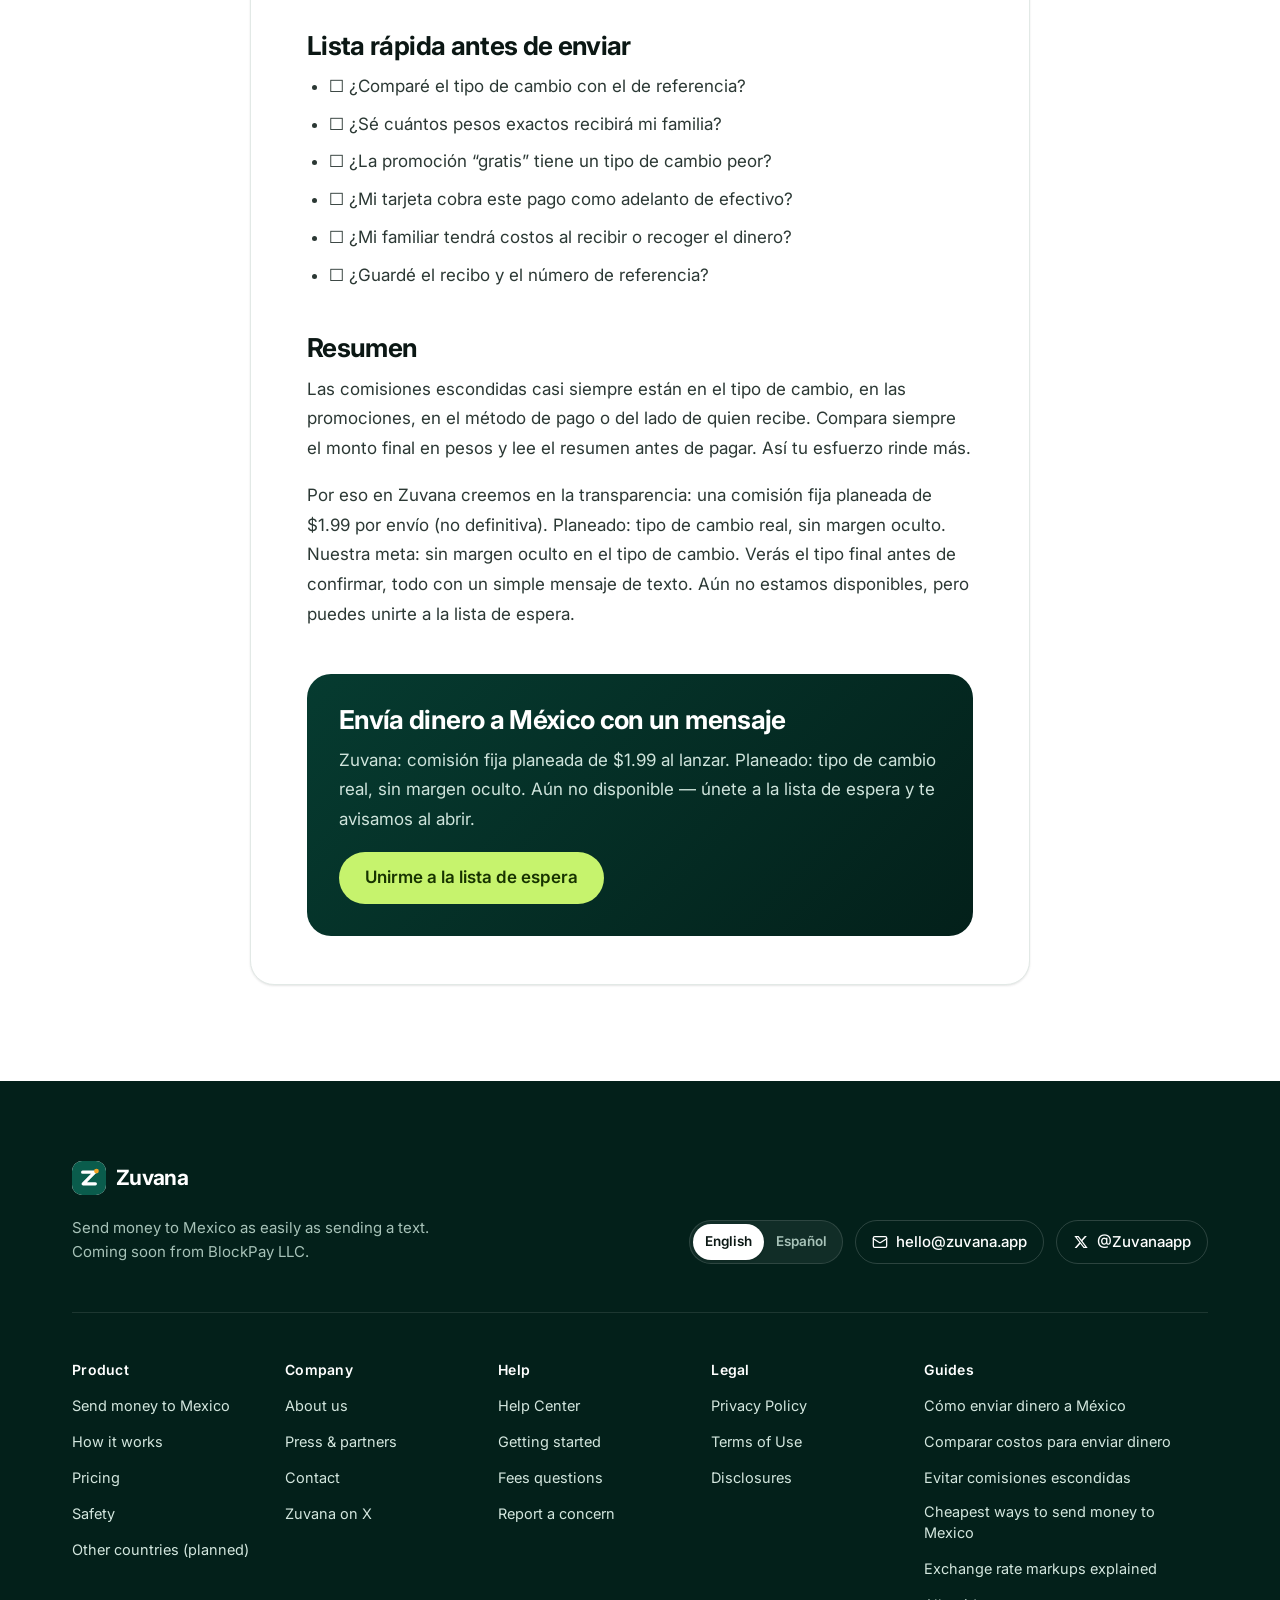
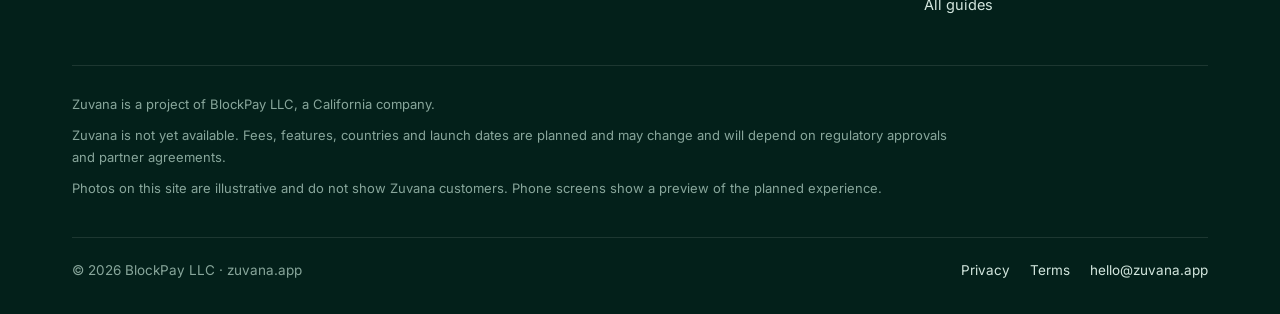
<file: guides/evitar-comisiones-escondidas-envio-mexico.html>
<!DOCTYPE html>
<html lang="es">
<head>
<meta charset="utf-8">
<meta name="viewport" content="width=device-width,initial-scale=1">
<title>Cómo evitar comisiones escondidas al enviar dinero a México | Zuvana</title>
<meta name="description" content="Dónde se esconden los costos al enviar dinero a México (tipo de cambio, promociones, tarjetas) y cómo comparar para que llegue más dinero.">
<link rel="icon" href="/favicon.ico" sizes="16x16 32x32 48x48">
<link rel="icon" href="/favicon.svg" type="image/svg+xml">
<link rel="icon" href="/favicon-32.png" sizes="32x32" type="image/png">
<link rel="apple-touch-icon" href="/apple-touch-icon.png">
<link rel="canonical" href="https://zuvana.app/guides/evitar-comisiones-escondidas-envio-mexico.html">
<meta name="theme-color" content="#04291F">
<meta property="og:type" content="article">
<meta property="og:url" content="https://zuvana.app/guides/evitar-comisiones-escondidas-envio-mexico.html">
<meta property="og:site_name" content="Zuvana">
<meta property="og:title" content="Cómo evitar comisiones escondidas al enviar dinero a México">
<meta property="og:description" content="Dónde se esconden los costos al enviar dinero a México (tipo de cambio, promociones, tarjetas) y cómo comparar para que llegue más dinero.">
<meta property="og:image" content="https://zuvana.app/og-image.png">
<meta property="og:locale" content="es_MX">
<meta name="twitter:card" content="summary_large_image">
<script type="application/ld+json">{"@context": "https://schema.org", "@graph": [{"@type": "Article", "headline": "Cómo evitar comisiones escondidas al enviar dinero a México", "description": "Dónde se esconden los costos al enviar dinero a México (tipo de cambio, promociones, tarjetas) y cómo comparar para que llegue más dinero.", "inLanguage": "es", "datePublished": "2026-10-22", "dateModified": "2026-10-22", "mainEntityOfPage": "https://zuvana.app/guides/evitar-comisiones-escondidas-envio-mexico.html", "image": "https://zuvana.app/og-image.png", "author": {"@type": "Organization", "name": "Zuvana", "url": "https://zuvana.app/", "logo": "https://zuvana.app/apple-touch-icon.png", "email": "hello@zuvana.app"}, "publisher": {"@type": "Organization", "name": "Zuvana", "url": "https://zuvana.app/", "logo": "https://zuvana.app/apple-touch-icon.png", "email": "hello@zuvana.app"}}, {"@type": "BreadcrumbList", "itemListElement": [{"@type": "ListItem", "position": 1, "name": "Inicio", "item": "https://zuvana.app/"}, {"@type": "ListItem", "position": 2, "name": "Guías", "item": "https://zuvana.app/guides/"}, {"@type": "ListItem", "position": 3, "name": "Cómo evitar comisiones escondidas al enviar dinero a México", "item": "https://zuvana.app/guides/evitar-comisiones-escondidas-envio-mexico.html"}]}]}</script>
<link rel="preconnect" href="https://fonts.googleapis.com">
<link rel="preconnect" href="https://fonts.gstatic.com" crossorigin>
<link rel="stylesheet" href="https://fonts.googleapis.com/css2?family=Inter:opsz,wght@14..32,400..800&display=swap">
<link rel="stylesheet" href="/styles.css">
<script>document.documentElement.classList.add("js")</script>
</head>
<body>
<!--data-v3-->
<svg width="0" height="0" style="position:absolute" aria-hidden="true" focusable="false"><defs>
<symbol id="f-us" viewBox="0 0 20 20"><rect width="20" height="20" fill="#fff"/><g fill="#c8102e"><rect y="0" width="20" height="1.54"/><rect y="3.08" width="20" height="1.54"/><rect y="6.15" width="20" height="1.54"/><rect y="9.23" width="20" height="1.54"/><rect y="12.3" width="20" height="1.54"/><rect y="15.38" width="20" height="1.54"/><rect y="18.46" width="20" height="1.54"/></g><rect width="9.5" height="10.77" fill="#1f3a8a"/><g fill="#fff"><circle cx="2.4" cy="2.4" r=".6"/><circle cx="4.75" cy="2.4" r=".6"/><circle cx="7.1" cy="2.4" r=".6"/><circle cx="3.6" cy="4.6" r=".6"/><circle cx="5.9" cy="4.6" r=".6"/><circle cx="2.4" cy="6.8" r=".6"/><circle cx="4.75" cy="6.8" r=".6"/><circle cx="7.1" cy="6.8" r=".6"/><circle cx="3.6" cy="9" r=".6"/><circle cx="5.9" cy="9" r=".6"/></g></symbol>
<symbol id="f-mx" viewBox="0 0 20 20"><rect width="6.67" height="20" fill="#006847"/><rect x="6.67" width="6.66" height="20" fill="#fff"/><rect x="13.33" width="6.67" height="20" fill="#ce1126"/><circle cx="10" cy="10" r="1.9" fill="#8a5a2b"/><path d="M8.3 11.2q1.7 1.4 3.4 0" stroke="#3a7d44" stroke-width=".6" fill="none"/></symbol>
<symbol id="i-msg" viewBox="0 0 24 24"><path d="M7.9 20A9 9 0 1 0 4 16.1L2 22Z"/></symbol>
<symbol id="i-phone" viewBox="0 0 24 24"><rect width="14" height="20" x="5" y="2" rx="2" ry="2"/><path d="M12 18h.01"/></symbol>
<symbol id="i-receipt" viewBox="0 0 24 24"><path d="M4 2v20l2-1 2 1 2-1 2 1 2-1 2 1 2-1 2 1V2l-2 1-2-1-2 1-2-1-2 1-2-1-2 1Z"/><path d="M16 8h-6a2 2 0 1 0 0 4h4a2 2 0 1 1 0 4H8"/><path d="M12 17.5v-11"/></symbol>
<symbol id="i-eye" viewBox="0 0 24 24"><path d="M2 12s3-7 10-7 10 7 10 7-3 7-10 7-10-7-10-7Z"/><circle cx="12" cy="12" r="3"/></symbol>
<symbol id="i-lang" viewBox="0 0 24 24"><path d="m5 8 6 6"/><path d="m4 14 6-6 2-3"/><path d="M2 5h12"/><path d="M7 2h1"/><path d="m22 22-5-10-5 10"/><path d="M14 18h6"/></symbol>
<symbol id="i-bank" viewBox="0 0 24 24"><path d="M3 22h18"/><path d="M6 18v-7"/><path d="M10 18v-7"/><path d="M14 18v-7"/><path d="M18 18v-7"/><path d="m12 2 8 5H4Z"/></symbol>
<symbol id="i-check" viewBox="0 0 24 24"><path d="M20 6 9 17l-5-5"/></symbol>
<symbol id="i-checkc" viewBox="0 0 24 24"><circle cx="12" cy="12" r="10"/><path d="m9 12 2 2 4-4"/></symbol>
<symbol id="i-arrow" viewBox="0 0 24 24"><path d="M5 12h14"/><path d="m12 5 7 7-7 7"/></symbol>
<symbol id="i-plus" viewBox="0 0 24 24"><path d="M5 12h14"/><path d="M12 5v14"/></symbol>
<symbol id="i-back" viewBox="0 0 24 24"><path d="m15 18-6-6 6-6"/></symbol>
<symbol id="i-right" viewBox="0 0 24 24"><path d="m9 18 6-6-6-6"/></symbol>
<symbol id="i-down" viewBox="0 0 24 24"><path d="m6 9 6 6 6-6"/></symbol>
<symbol id="i-info" viewBox="0 0 24 24"><circle cx="12" cy="12" r="10"/><path d="M12 16v-4"/><path d="M12 8h.01"/></symbol>
<symbol id="i-user" viewBox="0 0 24 24"><path d="M19 21v-2a4 4 0 0 0-4-4H9a4 4 0 0 0-4 4v2"/><circle cx="12" cy="7" r="4"/></symbol>
<symbol id="i-users" viewBox="0 0 24 24"><path d="M16 21v-2a4 4 0 0 0-4-4H6a4 4 0 0 0-4 4v2"/><circle cx="9" cy="7" r="4"/><path d="M22 21v-2a4 4 0 0 0-3-3.87"/><path d="M16 3.13a4 4 0 0 1 0 7.75"/></symbol>
<symbol id="i-menu" viewBox="0 0 24 24"><path d="M4 7h16"/><path d="M4 12h16"/><path d="M4 17h16"/></symbol>
<symbol id="i-x" viewBox="0 0 24 24"><path d="M18 6 6 18"/><path d="m6 6 12 12"/></symbol>
<symbol id="i-globe" viewBox="0 0 24 24"><circle cx="12" cy="12" r="10"/><path d="M12 2a14.5 14.5 0 0 0 0 20 14.5 14.5 0 0 0 0-20"/><path d="M2 12h20"/></symbol>
<symbol id="i-shield" viewBox="0 0 24 24"><path d="M20 13c0 5-3.5 7.5-7.66 8.95a1 1 0 0 1-.67-.01C7.5 20.5 4 18 4 13V6a1 1 0 0 1 1-1c2 0 4.5-1.2 6.24-2.72a1.17 1.17 0 0 1 1.52 0C14.51 3.81 17 5 19 5a1 1 0 0 1 1 1z"/><path d="m9 12 2 2 4-4"/></symbol>
<symbol id="i-id" viewBox="0 0 24 24"><rect width="20" height="14" x="2" y="5" rx="2"/><circle cx="8" cy="12" r="2"/><path d="M14 10h4"/><path d="M14 14h4"/><path d="M5 16.5c.6-1 1.7-1.5 3-1.5s2.4.5 3 1.5"/></symbol>
<symbol id="i-alert" viewBox="0 0 24 24"><path d="m21.73 18-8-14a2 2 0 0 0-3.48 0l-8 14A2 2 0 0 0 4 21h16a2 2 0 0 0 1.73-3"/><path d="M12 9v4"/><path d="M12 17h.01"/></symbol>
<symbol id="i-search" viewBox="0 0 24 24"><circle cx="11" cy="11" r="8"/><path d="m21 21-4.3-4.3"/></symbol>
<symbol id="i-mail" viewBox="0 0 24 24"><rect width="20" height="16" x="2" y="4" rx="2"/><path d="m22 7-8.97 5.7a1.94 1.94 0 0 1-2.06 0L2 7"/></symbol>
<symbol id="i-heart" viewBox="0 0 24 24"><path d="M19 14c1.49-1.46 3-3.21 3-5.5A5.5 5.5 0 0 0 16.5 3c-1.76 0-3 .5-4.5 2-1.5-1.5-2.74-2-4.5-2A5.5 5.5 0 0 0 2 8.5c0 2.3 1.5 4.05 3 5.5l7 7Z"/></symbol>
<symbol id="i-book" viewBox="0 0 24 24"><path d="M2 3h6a4 4 0 0 1 4 4v14a3 3 0 0 0-3-3H2z"/><path d="M22 3h-6a4 4 0 0 0-4 4v14a3 3 0 0 1 3-3h7z"/></symbol>
<symbol id="i-help" viewBox="0 0 24 24"><circle cx="12" cy="12" r="10"/><path d="M9.09 9a3 3 0 0 1 5.83 1c0 2-3 3-3 3"/><path d="M12 17h.01"/></symbol>
<symbol id="i-key" viewBox="0 0 24 24"><circle cx="7.5" cy="15.5" r="5.5"/><path d="m21 2-9.6 9.6"/><path d="m15.5 7.5 3 3L22 7l-3-3"/></symbol>
<symbol id="i-clock" viewBox="0 0 24 24"><circle cx="12" cy="12" r="10"/><path d="M12 6v6l4 2"/></symbol>
<symbol id="i-handshake" viewBox="0 0 24 24"><path d="m11 17 2 2a1 1 0 1 0 3-3"/><path d="m14 14 2.5 2.5a1 1 0 1 0 3-3l-3.88-3.88a3 3 0 0 0-4.24 0l-.88.88a1 1 0 1 1-3-3l2.81-2.81a5.79 5.79 0 0 1 7.06-.87l.47.28a2 2 0 0 0 1.42.25L21 4"/><path d="m21 3 1 11h-2"/><path d="M3 3 2 14l6.5 6.5a1 1 0 1 0 3-3"/><path d="M3 4h8"/></symbol>
<symbol id="i-sparkle" viewBox="0 0 24 24"><path d="M9.94 15.5A2 2 0 0 0 8.5 14.06l-6.14-1.58a.5.5 0 0 1 0-.96L8.5 9.94A2 2 0 0 0 9.94 8.5l1.58-6.14a.5.5 0 0 1 .96 0L14.06 8.5A2 2 0 0 0 15.5 9.94l6.14 1.58a.5.5 0 0 1 0 .96L15.5 14.06a2 2 0 0 0-1.44 1.44l-1.58 6.14a.5.5 0 0 1-.96 0z"/></symbol>
<symbol id="i-file" viewBox="0 0 24 24"><path d="M15 2H6a2 2 0 0 0-2 2v16a2 2 0 0 0 2 2h12a2 2 0 0 0 2-2V7Z"/><path d="M14 2v4a2 2 0 0 0 2 2h4"/><path d="M10 13h4"/><path d="M10 17h4"/></symbol>
<symbol id="i-store" viewBox="0 0 24 24"><path d="m2 7 4.41-4.41A2 2 0 0 1 7.83 2h8.34a2 2 0 0 1 1.42.59L22 7"/><path d="M4 12v8a2 2 0 0 0 2 2h12a2 2 0 0 0 2-2v-8"/><path d="M15 22v-4a2 2 0 0 0-2-2h-2a2 2 0 0 0-2 2v4"/><path d="M2 7h20"/><path d="M22 7v3a2 2 0 0 1-2 2a2.7 2.7 0 0 1-1.59-.63.7.7 0 0 0-.82 0A2.7 2.7 0 0 1 16 12a2.7 2.7 0 0 1-1.59-.63.7.7 0 0 0-.82 0A2.7 2.7 0 0 1 12 12a2.7 2.7 0 0 1-1.59-.63.7.7 0 0 0-.82 0A2.7 2.7 0 0 1 8 12a2.7 2.7 0 0 1-1.59-.63.7.7 0 0 0-.82 0A2.7 2.7 0 0 1 4 12a2 2 0 0 1-2-2V7"/></symbol>
<symbol id="i-grad" viewBox="0 0 24 24"><path d="M21.42 10.92a1 1 0 0 0-.02-1.84L12.83 5.18a2 2 0 0 0-1.66 0L2.6 9.08a1 1 0 0 0 0 1.83l8.57 3.91a2 2 0 0 0 1.66 0z"/><path d="M22 10v6"/><path d="M6 12.5V16a6 3 0 0 0 12 0v-3.5"/></symbol>
<symbol id="i-home" viewBox="0 0 24 24"><path d="M15 21v-8a1 1 0 0 0-1-1h-4a1 1 0 0 0-1 1v8"/><path d="M3 10a2 2 0 0 1 .71-1.53l7-6a2 2 0 0 1 2.58 0l7 6A2 2 0 0 1 21 10v9a2 2 0 0 1-2 2H5a2 2 0 0 1-2-2z"/></symbol>
<symbol id="i-xlogo" viewBox="0 0 24 24"><path fill="currentColor" stroke="none" d="M17.75 3h3.07l-6.7 7.66L22 21h-6.17l-4.84-6.32L5.45 21H2.37l7.17-8.2L2 3h6.33l4.37 5.78L17.75 3Zm-1.08 16.2h1.7L7.4 4.73H5.58L16.67 19.2Z"/></symbol>
</defs></svg>
<a class="skip" href="#main"><span data-i="kb58273f">Skip to content</span></a>
<div class="announce" role="region" aria-label="Announcement" data-t-aria-label="kfeb4d2d"><div class="container announce-in"><span class="dot" aria-hidden="true"></span><span><span data-i="ke123658">Zuvana is coming soon. Join the waitlist for early access.</span></span><a href="/#wl"><span data-i="kfd27891">Join the waitlist</span><svg class="ic" aria-hidden="true"><use href="#i-arrow"/></svg></a></div></div>
<header class="site-header" id="top">
  <div class="container nav">
    <a class="brand" href="/" aria-label="Zuvana home" data-t-aria-label="kb86e06b"><img src="/logo.svg" alt="" width="34" height="34">Zuvana</a>
    <nav class="primary" aria-label="Main" data-t-aria-label="ka02c83a">
      <ul class="menu">
        <li class="has-mega"><button class="menu-btn" type="button" aria-expanded="false" aria-controls="mega-personal"><span><span data-i="k184daff">Personal</span></span><svg class="ic" aria-hidden="true"><use href="#i-down"/></svg></button>
          <div class="mega" id="mega-personal">
            <div>
              <p class="mega-h"><span data-i="k66421c0">Send money</span></p>
              <a class="mega-item" href="/"><span class="mi"><span class="flag" aria-hidden="true"><svg viewBox="0 0 20 20"><use href="#f-mx"/></svg></span></span><span><b><span data-i="k58bee92">To Mexico</span></b><small><span data-i="k82a7772">Our launch corridor, coming soon</span></small></span></a>
              <a class="mega-item" href="/help.html#countries"><span class="mi"><svg class="ic" aria-hidden="true"><use href="#i-globe"/></svg></span><span><b><span data-i="k467dd70">Other countries (planned)</span></b><small><span data-i="k6ffb12f">More corridors after launch</span></small></span></a>
              <a class="mega-item" href="/guides/"><span class="mi"><svg class="ic" aria-hidden="true"><use href="#i-book"/></svg></span><span><b><span data-i="k45389ee">Guides</span></b><small><span data-i="k0163648">Free guides to sending money home</span></small></span></a>
            </div>
            <div>
              <p class="mega-h"><span data-i="k2f1a3e6">Learn</span></p>
              <a class="mega-item" href="/how-it-works.html"><span class="mi"><svg class="ic" aria-hidden="true"><use href="#i-msg"/></svg></span><span><b><span data-i="k9ffdb95">How it works</span></b><small><span data-i="kc6520cc">Send by text, step by step</span></small></span></a>
              <a class="mega-item" href="/pricing.html"><span class="mi"><svg class="ic" aria-hidden="true"><use href="#i-receipt"/></svg></span><span><b><span data-i="ke22ac25">Pricing</span></b><small><span data-i="k71e75e0">One planned flat fee</span></small></span></a>
              <a class="mega-item" href="/safety.html"><span class="mi"><svg class="ic" aria-hidden="true"><use href="#i-shield"/></svg></span><span><b><span data-i="k6472ce4">Safety</span></b><small><span data-i="kb361ba9">How we plan to protect you</span></small></span></a>
            </div>
            <div class="mega-feature">
              <div><b><span data-i="k227165d">Be first in line</span></b><p><span data-i="k96fa084">Join the waitlist and we'll tell you when Zuvana opens.</span></p></div>
              <a class="btn btn-accent btn-sm" href="/#wl"><span data-i="kfd27891">Join the waitlist</span></a>
            </div>
          </div>
        </li>
        <li><a href="/how-it-works.html"><span data-i="k9ffdb95">How it works</span></a></li>
        <li><a href="/pricing.html"><span data-i="ke22ac25">Pricing</span></a></li>
        <li><a href="/help.html"><span data-i="k6a26f54">Help</span></a></li>
        <li><a href="/about.html"><span data-i="k8f7f4c1">About</span></a></li>
      </ul>
    </nav>
    <div class="nav-right">
      <div class="lang-switch" role="group" aria-label="Language" data-t-aria-label="k4994a8f"><button type="button" data-set="en" aria-pressed="true">EN</button><button type="button" data-set="es" aria-pressed="false">ES</button></div>
      <a class="btn btn-primary btn-sm nav-cta" href="/#wl"><span data-i="kfd27891">Join the waitlist</span></a>
      <button class="burger" type="button" aria-expanded="false" aria-controls="drawer" aria-label="Open menu"><svg class="ic" aria-hidden="true"><use href="#i-menu"/></svg></button>
    </div>
  </div>
</header>
<div class="scrim" aria-hidden="true"></div>
<div class="drawer" id="drawer" role="dialog" aria-modal="true" aria-label="Menu" data-t-aria-label="kb615412" aria-hidden="true">
  <div class="drawer-top"><a class="brand" href="/"><img src="/logo.svg" alt="" width="34" height="34">Zuvana</a><button class="burger drawer-close" type="button" aria-label="Close menu" data-t-aria-label="k68f18f6"><svg class="ic" aria-hidden="true"><use href="#i-x"/></svg></button></div>
  <div class="drawer-body">
    <p class="drawer-h"><span data-i="k66421c0">Send money</span></p>
    <a class="dl" href="/"><span><span data-i="k58bee92">To Mexico</span> <small><span data-i="k81151a1">Coming soon</span></small></span><svg class="ic" aria-hidden="true"><use href="#i-right"/></svg></a>
    <a class="dl" href="/help.html#countries"><span><span data-i="k467dd70">Other countries (planned)</span></span><svg class="ic" aria-hidden="true"><use href="#i-right"/></svg></a>
    <a class="dl" href="/guides/"><span><span data-i="k45389ee">Guides</span></span><svg class="ic" aria-hidden="true"><use href="#i-right"/></svg></a>
    <p class="drawer-h"><span data-i="k1c76cbf">Company</span></p>
    <a class="dl" href="/how-it-works.html"><span><span data-i="k9ffdb95">How it works</span></span><svg class="ic" aria-hidden="true"><use href="#i-right"/></svg></a>
    <a class="dl" href="/pricing.html"><span><span data-i="ke22ac25">Pricing</span></span><svg class="ic" aria-hidden="true"><use href="#i-right"/></svg></a>
    <a class="dl" href="/safety.html"><span><span data-i="k6472ce4">Safety</span></span><svg class="ic" aria-hidden="true"><use href="#i-right"/></svg></a>
    <a class="dl" href="/help.html"><span><span data-i="kefdaf9f">Help Center</span></span><svg class="ic" aria-hidden="true"><use href="#i-right"/></svg></a>
    <a class="dl" href="/about.html"><span><span data-i="k8f7f4c1">About</span></span><svg class="ic" aria-hidden="true"><use href="#i-right"/></svg></a>
  </div>
  <div class="drawer-foot">
    <div class="lang-switch" role="group" aria-label="Language" data-t-aria-label="k4994a8f"><button type="button" data-set="en" aria-pressed="true">English</button><button type="button" data-set="es" aria-pressed="false">Español</button></div>
    <a class="btn btn-primary btn-block" href="/#wl"><span data-i="kfd27891">Join the waitlist</span><svg class="ic" aria-hidden="true"><use href="#i-arrow"/></svg></a>
  </div>
</div>
<div class="page" lang="es">
<main id="main">
<article>
<nav aria-label="Breadcrumb" class="crumb"><a href="/">Inicio</a> › <a href="/guides/">Guías</a></nav>
<h1>Cómo evitar comisiones escondidas al enviar dinero a México</h1>
<p class="muted">Actualizado: octubre de 2026</p>
<p>Cuando envías dinero a México, la cantidad que pagas no siempre es la cantidad que ves. Además de la comisión anunciada, puede haber costos que no aparecen a simple vista. La buena noticia: con unos minutos de atención puedes detectarlos y evitarlos. Esta guía te explica dónde se esconden y cómo comparar de forma justa.</p>
<h2>¿Qué es una comisión escondida?</h2>
<p>Una comisión escondida es cualquier costo que reduce el dinero que recibe tu familia, pero que no se presenta claramente como “comisión”. No siempre es ilegal ni un engaño; muchas veces simplemente no se explica bien. Pero el efecto es el mismo: llegan menos pesos a casa.</p>
<h2>1. El margen en el tipo de cambio</h2>
<p>Este es el costo escondido más común y, muchas veces, el más grande. Funciona así: existe un tipo de cambio de referencia del mercado (el que verías en un buscador o en fuentes como el Banco de México). Muchos servicios no te dan ese tipo de cambio, sino uno un poco menos favorable. La diferencia se la quedan como ganancia.</p>
<p>Por ejemplo, de forma ilustrativa: si el tipo de cambio de referencia fuera 18.00 pesos por dólar y el servicio te ofreciera 17.50, en cada dólar perderías 0.50 pesos. En un envío de $300 dólares, eso serían 150 pesos menos para tu familia, aunque el servicio diga “sin comisión”.</p>
<p><strong>Cómo evitarlo:</strong> antes de enviar, busca el tipo de cambio de referencia del momento y compáralo con el que te ofrece el servicio. Mientras más cerca estén, menos margen pagas.</p>
<h2>2. Promociones de “envío gratis”</h2>
<p>“Sin comisión” o “primer envío gratis” suena muy bien, y a veces de verdad es una buena oferta. Pero hay que revisar dos cosas: si el tipo de cambio de ese envío es peor que el normal, y si la promoción solo aplica al primer envío o a ciertos montos. Un servicio puede no cobrar comisión y recuperar el dinero con el tipo de cambio.</p>
<p><strong>Cómo evitarlo:</strong> ignora por un momento la palabra “gratis” y pregunta cuántos pesos exactos recibirá tu familia.</p>
<h2>3. Cargos por el método de pago</h2>
<p>La forma en que pagas también puede costar:</p>
<ul>
<li><strong>Tarjeta de crédito:</strong> muchos bancos tratan los envíos de dinero como un “adelanto de efectivo” (cash advance). Eso puede significar un cargo extra y que los intereses empiecen a contar de inmediato, sin periodo de gracia.</li>
<li><strong>Tarjeta de débito o cuenta bancaria:</strong> suelen ser más baratas, pero algunos servicios cobran distinto según el método. Revisa el resumen antes de pagar.</li>
<li><strong>Efectivo en agencia:</strong> a veces la comisión cambia según el lugar o el monto.</li>
</ul>
<p><strong>Cómo evitarlo:</strong> pregunta a tu banco cómo trata estos pagos y, si puedes, usa débito o cuenta bancaria.</p>
<h2>4. Cargos al recibir</h2>
<p>En algunos casos, la persona que recibe el dinero en México también puede tener costos: por ejemplo, comisiones de su banco, cargos por retirar en un cajero o tener que viajar lejos para recoger el efectivo. El costo del viaje y el tiempo también cuentan.</p>
<p><strong>Cómo evitarlo:</strong> pregunta a tu familiar cuál es la forma más cómoda y barata para él o ella de recibir el dinero, y elige un servicio que ofrezca esa opción.</p>
<h2>5. Comisiones por velocidad o monto</h2>
<p>Algunos servicios cobran más por envíos inmediatos, o tienen comisiones distintas según el monto. Una comisión que parece pequeña en un envío grande puede ser muy alta en proporción en un envío pequeño, y al revés con los porcentajes.</p>
<p><strong>Cómo evitarlo:</strong> si no es urgente, revisa si la opción estándar es más barata. Y calcula la comisión como porcentaje del envío para saber cuánto pagas de verdad.</p>
<h2>La regla de oro: compara el monto final</h2>
<p>Todo lo anterior se resume en una sola pregunta: <strong>“Si pago X dólares en total, ¿cuántos pesos recibe mi familia?”</strong> Ese número ya incluye la comisión, el tipo de cambio y casi todo lo demás. Para comparar bien:</p>
<ol>
<li>Usa el mismo monto en todos los servicios.</li>
<li>Compara a la misma hora, porque el tipo de cambio cambia durante el día.</li>
<li>Incluye cualquier cargo de tu tarjeta o banco.</li>
<li>Pregunta si tu familiar tendrá algún costo al recibir.</li>
</ol>
<h2>Lo que la ley te garantiza</h2>
<p>En Estados Unidos, la mayoría de las transferencias internacionales de dinero de consumidores están cubiertas por reglas federales supervisadas por la CFPB. Entre otras cosas, el proveedor debe mostrarte, antes de que pagues, el tipo de cambio, las comisiones e impuestos que cobra y el monto que recibirá la otra persona. Después debe darte un recibo. Normalmente también puedes cancelar dentro de un plazo corto (por lo general 30 minutos) si el dinero aún no ha sido recogido o depositado.</p>
<p>Aprovecha esa información: el resumen previo al pago es tu mejor herramienta para detectar costos escondidos. Si algo no está claro, no pagues hasta entenderlo.</p>
<h2>Lista rápida antes de enviar</h2>
<ul>
<li>☐ ¿Comparé el tipo de cambio con el de referencia?</li>
<li>☐ ¿Sé cuántos pesos exactos recibirá mi familia?</li>
<li>☐ ¿La promoción “gratis” tiene un tipo de cambio peor?</li>
<li>☐ ¿Mi tarjeta cobra este pago como adelanto de efectivo?</li>
<li>☐ ¿Mi familiar tendrá costos al recibir o recoger el dinero?</li>
<li>☐ ¿Guardé el recibo y el número de referencia?</li>
</ul>
<h2>Resumen</h2>
<p>Las comisiones escondidas casi siempre están en el tipo de cambio, en las promociones, en el método de pago o del lado de quien recibe. Compara siempre el monto final en pesos y lee el resumen antes de pagar. Así tu esfuerzo rinde más.</p>
<p>Por eso en Zuvana creemos en la transparencia: una comisión fija planeada de $1.99 por envío (no definitiva). Planeado: tipo de cambio real, sin margen oculto. Nuestra meta: sin margen oculto en el tipo de cambio. Verás el tipo final antes de confirmar, todo con un simple mensaje de texto. Aún no estamos disponibles, pero puedes unirte a la lista de espera.</p>
<div class="box"><h2>Envía dinero a México con un mensaje</h2><p>Zuvana: comisión fija planeada de $1.99 al lanzar. Planeado: tipo de cambio real, sin margen oculto. Aún no disponible — únete a la lista de espera y te avisamos al abrir.</p><a class="cta" href="/#wl">Unirme a la lista de espera</a></div>

</article>
</main>
</div>
<footer class="site-footer">
  <div class="container">
    <div class="foot-top">
      <div><a class="brand" href="/"><img src="/logo.svg" alt="" width="34" height="34">Zuvana</a>
      <p class="foot-tag"><span data-i="kff8149c">Send money to Mexico as easily as sending a text. Coming soon from BlockPay LLC.</span></p></div>
      <div class="foot-contact">
        <div class="lang-switch" role="group" aria-label="Language" data-t-aria-label="k4994a8f"><button type="button" data-set="en" aria-pressed="true">English</button><button type="button" data-set="es" aria-pressed="false">Español</button></div>
        <a class="pillink" href="mailto:hello@zuvana.app"><svg class="ic" aria-hidden="true"><use href="#i-mail"/></svg>hello@zuvana.app</a>
        <a class="pillink" href="https://x.com/Zuvanaapp" rel="noopener" target="_blank" aria-label="Zuvana on X (opens in a new tab)" data-t-aria-label="kcdee2f4"><svg class="ic" aria-hidden="true"><use href="#i-xlogo"/></svg>@Zuvanaapp</a>
      </div>
    </div>
    <nav class="foot-cols" aria-label="Footer" data-t-aria-label="kded40f2">
      <div><h3><span data-i="kdeb1051">Product</span></h3><ul>
        <li><a href="/"><span data-i="kb3b4e52">Send money to Mexico</span></a></li>
        <li><a href="/how-it-works.html"><span data-i="k9ffdb95">How it works</span></a></li>
        <li><a href="/pricing.html"><span data-i="ke22ac25">Pricing</span></a></li>
        <li><a href="/safety.html"><span data-i="k6472ce4">Safety</span></a></li>
        <li><a href="/help.html#countries"><span data-i="k467dd70">Other countries (planned)</span></a></li></ul></div>
      <div><h3><span data-i="k1c76cbf">Company</span></h3><ul>
        <li><a href="/about.html"><span data-i="kcf23ee2">About us</span></a></li>
        <li><a href="/about.html#press"><span data-h="k120eb67">Press &amp; partners</span></a></li>
        <li><a href="mailto:hello@zuvana.app"><span data-i="kbbaff12">Contact</span></a></li>
        <li><a href="https://x.com/Zuvanaapp" rel="noopener" target="_blank"><span data-i="k32ee04e">Zuvana on X</span></a></li></ul></div>
      <div><h3><span data-i="k6a26f54">Help</span></h3><ul>
        <li><a href="/help.html"><span data-i="kefdaf9f">Help Center</span></a></li>
        <li><a href="/help.html#getting-started"><span data-i="kcb59b87">Getting started</span></a></li>
        <li><a href="/help.html#fees"><span data-i="k6185d6c">Fees questions</span></a></li>
        <li><a href="/safety.html#report"><span data-i="k89ac304">Report a concern</span></a></li></ul></div>
      <div><h3><span data-i="ka10a9bc">Legal</span></h3><ul>
        <li><a href="/privacy.html"><span data-i="kfa2ead6">Privacy Policy</span></a></li>
        <li><a href="/terms.html"><span data-i="k985a4b7">Terms of Use</span></a></li>
        <li><a href="#fineprint"><span data-i="k64338fe">Disclosures</span></a></li></ul></div>
      <div><h3><span data-i="k45389ee">Guides</span></h3><ul>
        <li><a href="/guides/como-enviar-dinero-a-mexico.html" lang="es">Cómo enviar dinero a México</a></li>
        <li><a href="/guides/comparar-costos-enviar-dinero-mexico.html" lang="es">Comparar costos para enviar dinero</a></li>
        <li><a href="/guides/evitar-comisiones-escondidas-envio-mexico.html" lang="es">Evitar comisiones escondidas</a></li>
        <li><a href="/guides/cheapest-way-to-send-money-to-mexico.html" lang="en">Cheapest ways to send money to Mexico</a></li>
        <li><a href="/guides/exchange-rate-markups-explained.html" lang="en">Exchange rate markups explained</a></li>
        <li><a href="/guides/"><span data-i="ke5e017a">All guides</span></a></li></ul></div>
    </nav>
    <div class="fineprint" id="fineprint">
      <p><span data-i="kf4358e3">Zuvana is a project of BlockPay LLC, a California company.</span></p>
      <p><span data-i="ka595321">Zuvana is not yet available. Fees, features, countries and launch dates are planned and may change and will depend on regulatory approvals and partner agreements.</span></p>
      <p><span data-i="k398bf49">Photos on this site are illustrative and do not show Zuvana customers. Phone screens show a preview of the planned experience.</span></p>
    </div>
    <div class="foot-bottom">
      <span>© 2026 BlockPay LLC · zuvana.app</span>
      <ul><li><a href="/privacy.html"><span data-i="kc5f29bb">Privacy</span></a></li><li><a href="/terms.html"><span data-i="k6f1bf85">Terms</span></a></li><li><a href="mailto:hello@zuvana.app">hello@zuvana.app</a></li></ul>
    </div>
  </div>
</footer>
<script>window.TES={"kfeb4d2d": "Aviso", "kb86e06b": "Inicio de Zuvana", "ka02c83a": "Principal", "k4994a8f": "Idioma", "kb615412": "Menú", "k68f18f6": "Cerrar menú", "kb58273f": "Ir al contenido", "ke123658": "Zuvana llegará pronto. Únete a la lista de espera para tener acceso anticipado.", "kfd27891": "Unirme a la lista", "k184daff": "Personal", "k66421c0": "Enviar dinero", "k58bee92": "A México", "k82a7772": "Nuestra primera ruta, muy pronto", "k467dd70": "Otros países (planeado)", "k6ffb12f": "Más rutas después del lanzamiento", "k45389ee": "Guías", "k0163648": "Guías gratis para enviar dinero a casa", "k2f1a3e6": "Conoce", "k9ffdb95": "Cómo funciona", "kc6520cc": "Envía por mensaje, paso a paso", "ke22ac25": "Precios", "k71e75e0": "Una comisión fija planeada", "k6472ce4": "Seguridad", "kb361ba9": "Cómo planeamos protegerte", "k227165d": "Sé de los primeros", "k96fa084": "Únete a la lista y te avisaremos cuando Zuvana abra.", "k6a26f54": "Ayuda", "k8f7f4c1": "Nosotros", "k81151a1": "Muy pronto", "k1c76cbf": "Compañía", "kefdaf9f": "Centro de ayuda", "kcdee2f4": "Zuvana en X (se abre en otra pestaña)", "kded40f2": "Pie de página", "kff8149c": "Envía dinero a México tan fácil como mandar un mensaje. Muy pronto, de BlockPay LLC.", "kdeb1051": "Producto", "kb3b4e52": "Enviar dinero a México", "kcf23ee2": "Sobre nosotros", "k120eb67": "Prensa y socios", "kbbaff12": "Contacto", "k32ee04e": "Zuvana en X", "kcb59b87": "Primeros pasos", "k6185d6c": "Preguntas sobre comisiones", "k89ac304": "Reportar algo sospechoso", "ka10a9bc": "Legal", "kfa2ead6": "Política de privacidad", "k985a4b7": "Términos de uso", "k64338fe": "Avisos", "ke5e017a": "Todas las guías", "kf4358e3": "Zuvana es un proyecto de BlockPay LLC, una empresa de California.", "ka595321": "Zuvana aún no está disponible. Las comisiones, funciones, países y fechas de lanzamiento son planes que pueden cambiar y dependerán de aprobaciones regulatorias y acuerdos con socios.", "k398bf49": "Las fotos de este sitio son ilustrativas y no muestran clientes de Zuvana. Las pantallas de teléfono muestran una vista previa de la experiencia planeada.", "kc5f29bb": "Privacidad", "k6f1bf85": "Términos"};window.TES_TITLE="Cómo evitar comisiones escondidas al enviar dinero a México | Zuvana";</script>
<script src="/site.js" defer></script>
</body>
</html>
</file>
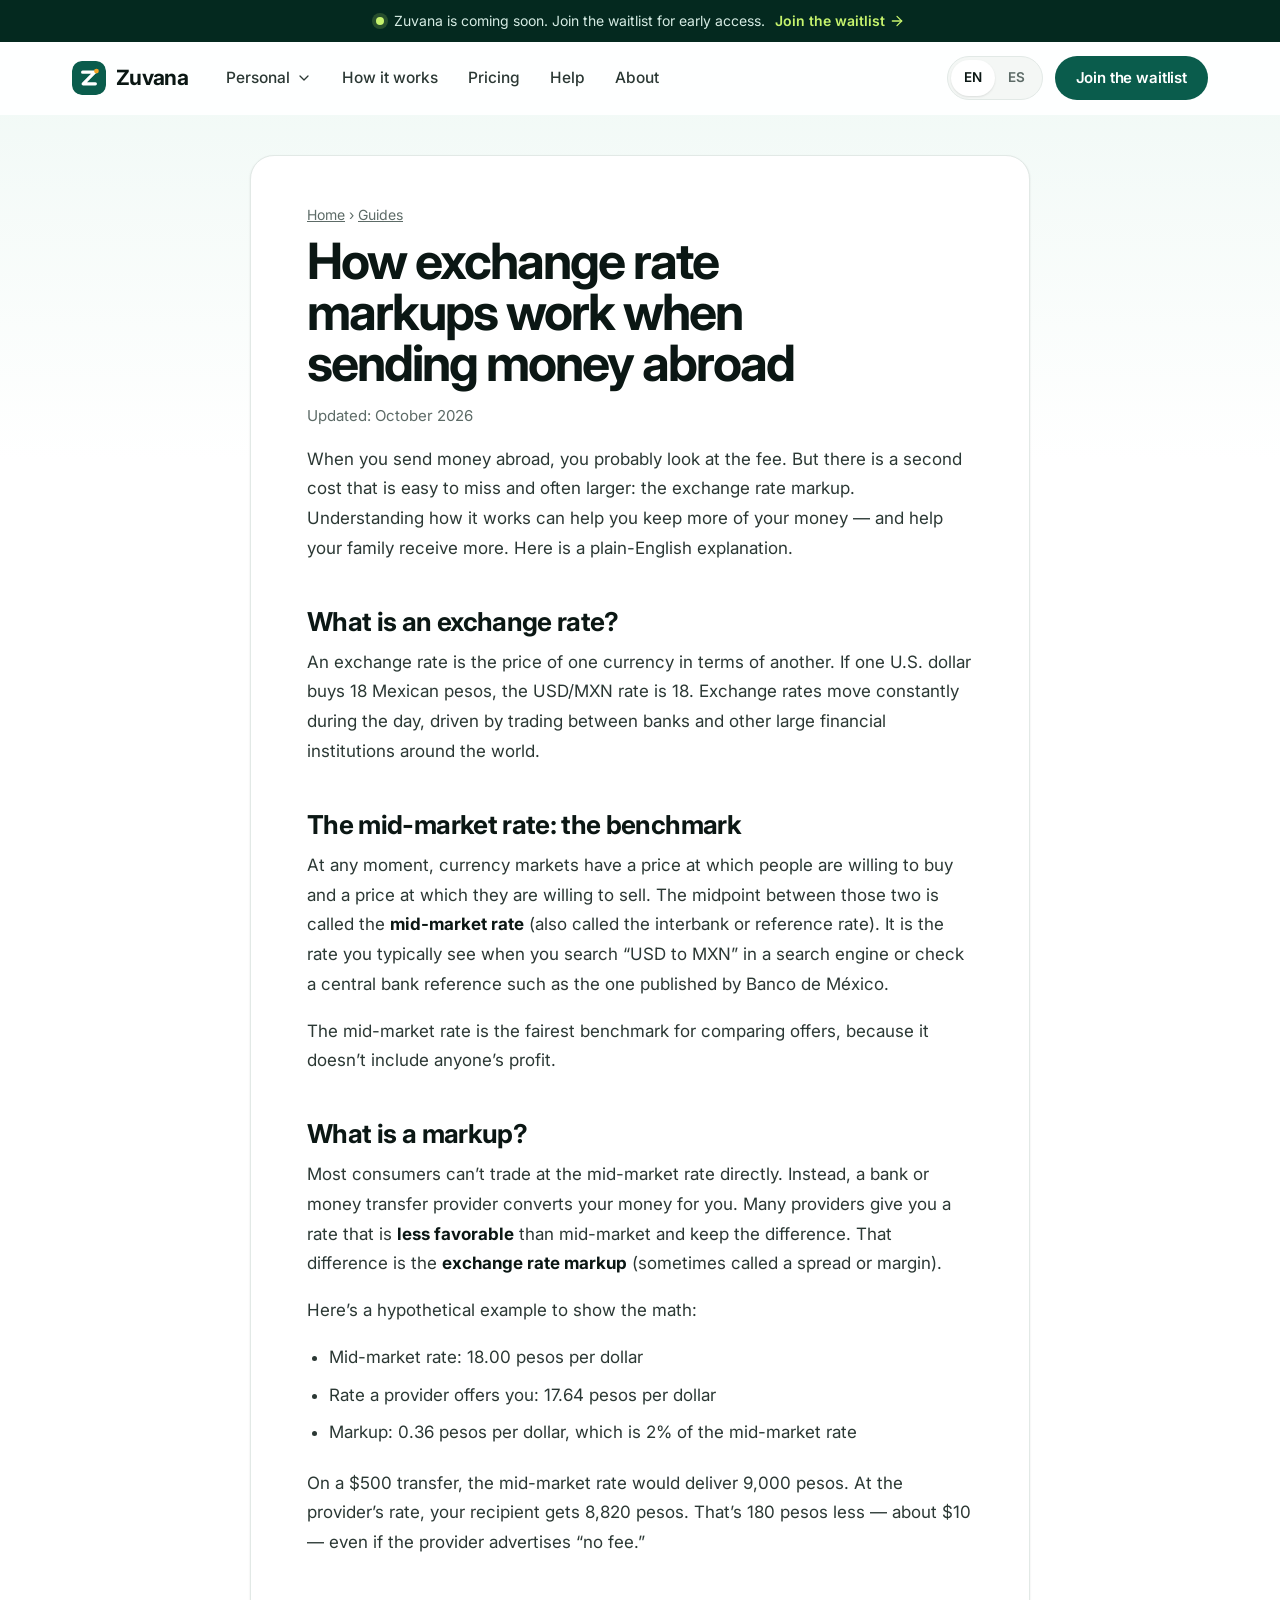
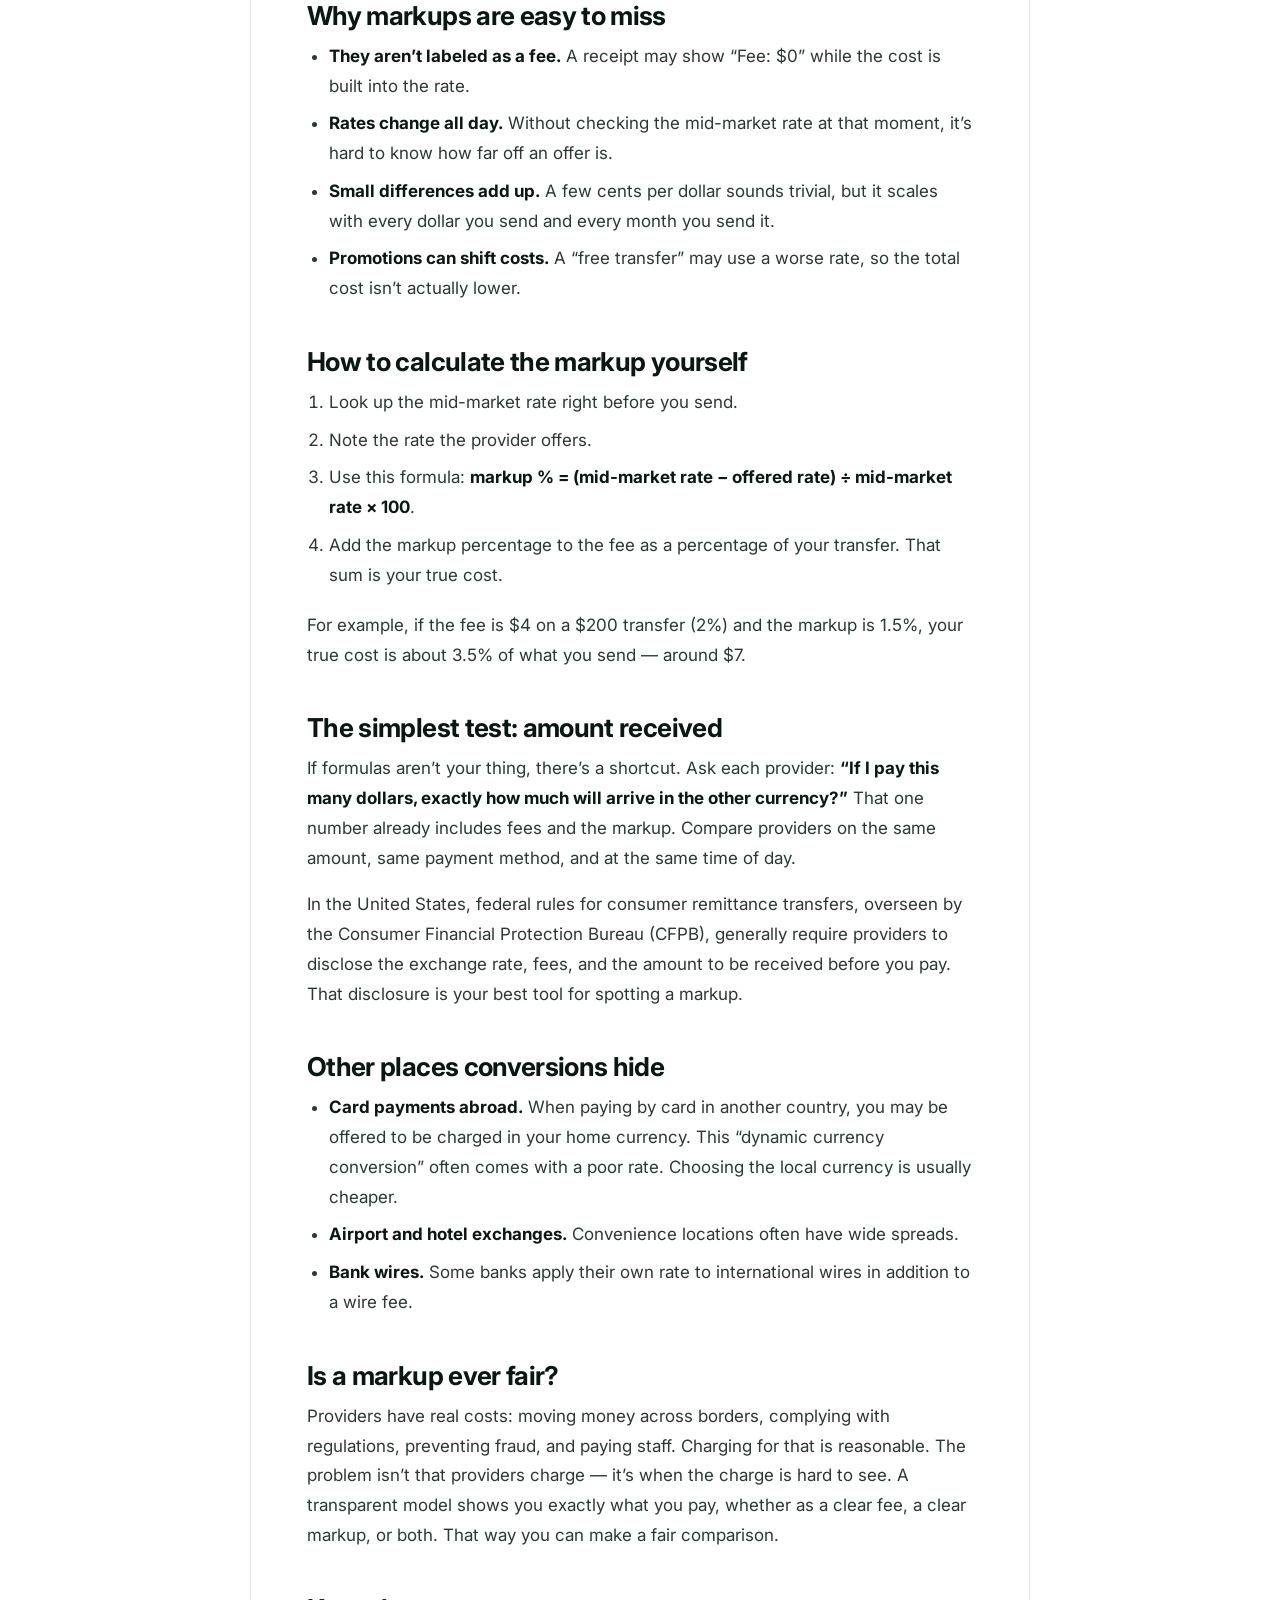
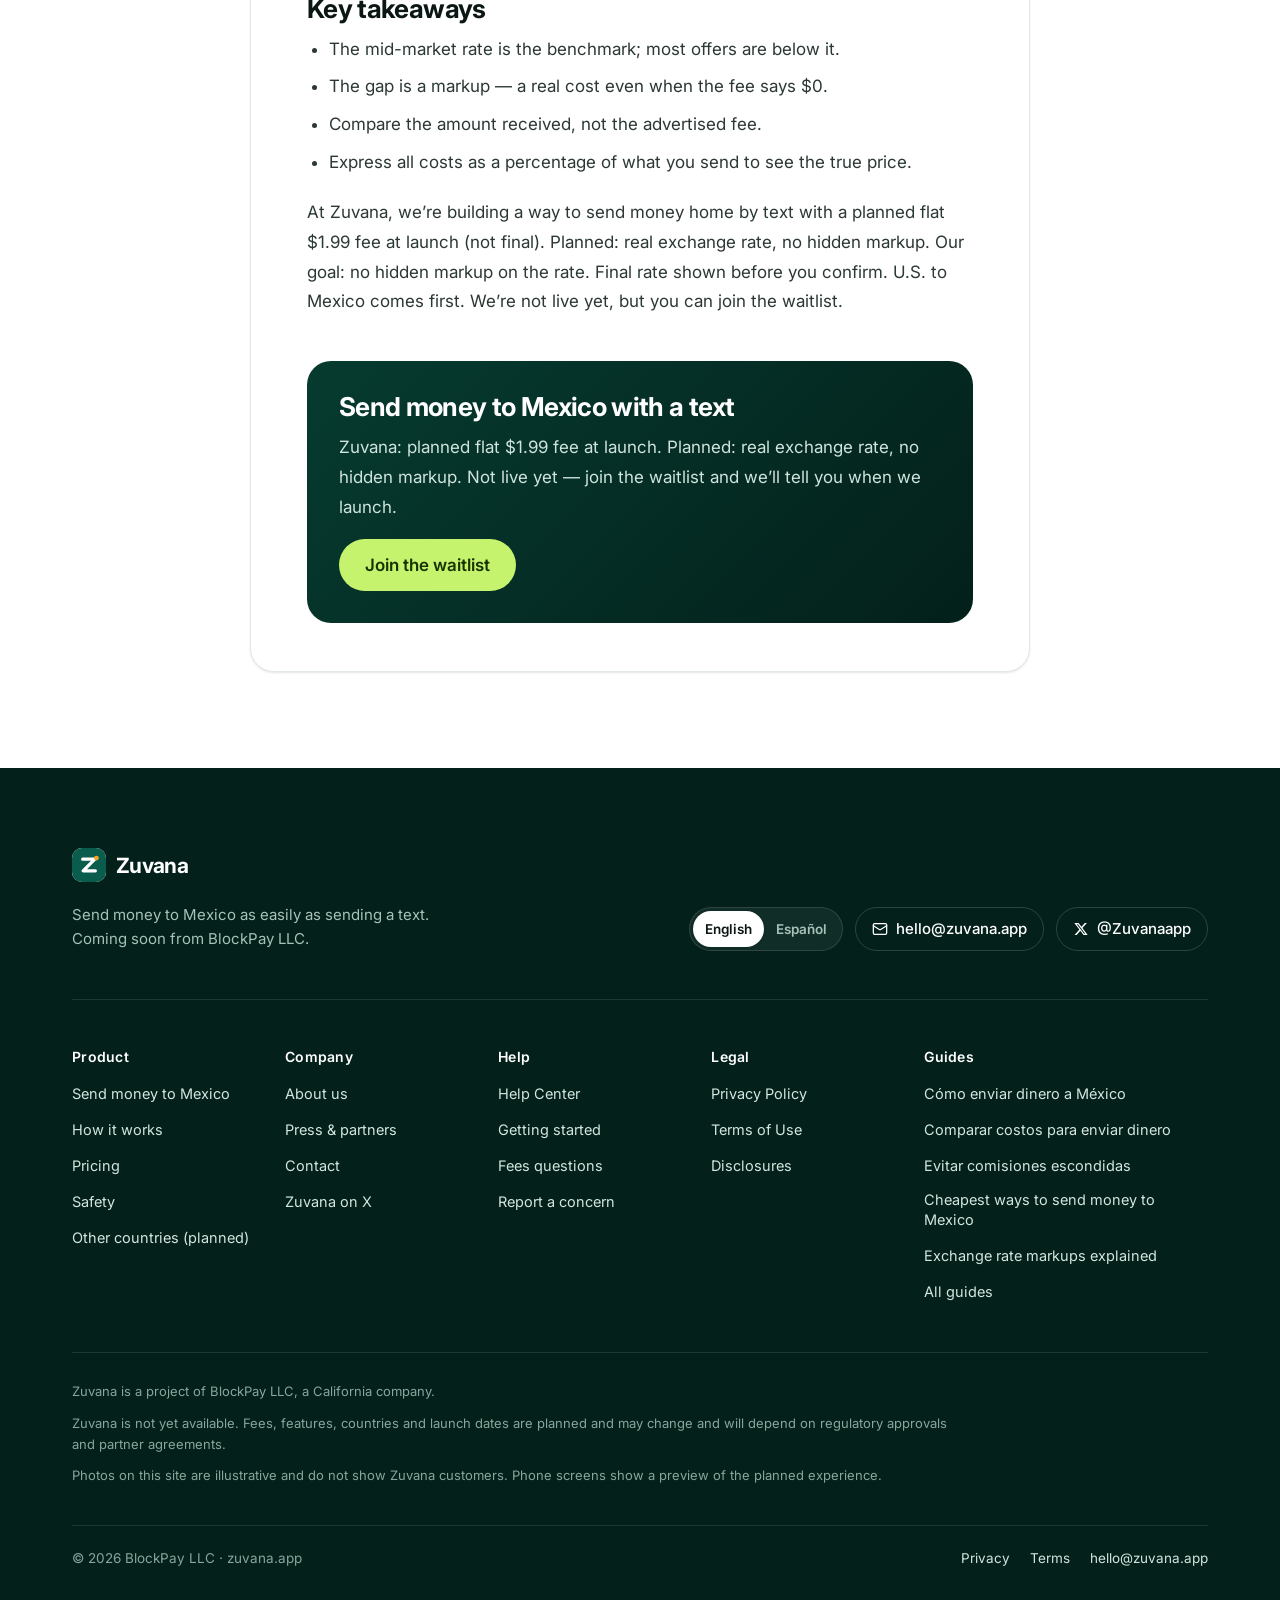
<file: guides/exchange-rate-markups-explained.html>
<!DOCTYPE html>
<html lang="en">
<head>
<meta charset="utf-8">
<meta name="viewport" content="width=device-width,initial-scale=1">
<title>How exchange rate markups work when sending money abroad | Zuvana</title>
<meta name="description" content="A plain-English guide to exchange rate markups: the mid-market rate, how hidden spreads work, and how to calculate your true transfer cost.">
<link rel="icon" href="/favicon.ico" sizes="16x16 32x32 48x48">
<link rel="icon" href="/favicon.svg" type="image/svg+xml">
<link rel="icon" href="/favicon-32.png" sizes="32x32" type="image/png">
<link rel="apple-touch-icon" href="/apple-touch-icon.png">
<link rel="canonical" href="https://zuvana.app/guides/exchange-rate-markups-explained.html">
<meta name="theme-color" content="#04291F">
<meta property="og:type" content="article">
<meta property="og:url" content="https://zuvana.app/guides/exchange-rate-markups-explained.html">
<meta property="og:site_name" content="Zuvana">
<meta property="og:title" content="How exchange rate markups work when sending money abroad">
<meta property="og:description" content="A plain-English guide to exchange rate markups: the mid-market rate, how hidden spreads work, and how to calculate your true transfer cost.">
<meta property="og:image" content="https://zuvana.app/og-image.png">
<meta property="og:locale" content="en_US">
<meta name="twitter:card" content="summary_large_image">
<script type="application/ld+json">{"@context": "https://schema.org", "@graph": [{"@type": "Article", "headline": "How exchange rate markups work when sending money abroad", "description": "A plain-English guide to exchange rate markups: the mid-market rate, how hidden spreads work, and how to calculate your true transfer cost.", "inLanguage": "en", "datePublished": "2026-10-22", "dateModified": "2026-10-22", "mainEntityOfPage": "https://zuvana.app/guides/exchange-rate-markups-explained.html", "image": "https://zuvana.app/og-image.png", "author": {"@type": "Organization", "name": "Zuvana", "url": "https://zuvana.app/", "logo": "https://zuvana.app/apple-touch-icon.png", "email": "hello@zuvana.app"}, "publisher": {"@type": "Organization", "name": "Zuvana", "url": "https://zuvana.app/", "logo": "https://zuvana.app/apple-touch-icon.png", "email": "hello@zuvana.app"}}, {"@type": "BreadcrumbList", "itemListElement": [{"@type": "ListItem", "position": 1, "name": "Home", "item": "https://zuvana.app/"}, {"@type": "ListItem", "position": 2, "name": "Guides", "item": "https://zuvana.app/guides/"}, {"@type": "ListItem", "position": 3, "name": "How exchange rate markups work when sending money abroad", "item": "https://zuvana.app/guides/exchange-rate-markups-explained.html"}]}]}</script>
<link rel="preconnect" href="https://fonts.googleapis.com">
<link rel="preconnect" href="https://fonts.gstatic.com" crossorigin>
<link rel="stylesheet" href="https://fonts.googleapis.com/css2?family=Inter:opsz,wght@14..32,400..800&display=swap">
<link rel="stylesheet" href="/styles.css">
<script>document.documentElement.classList.add("js")</script>
</head>
<body>
<!--data-v3-->
<svg width="0" height="0" style="position:absolute" aria-hidden="true" focusable="false"><defs>
<symbol id="f-us" viewBox="0 0 20 20"><rect width="20" height="20" fill="#fff"/><g fill="#c8102e"><rect y="0" width="20" height="1.54"/><rect y="3.08" width="20" height="1.54"/><rect y="6.15" width="20" height="1.54"/><rect y="9.23" width="20" height="1.54"/><rect y="12.3" width="20" height="1.54"/><rect y="15.38" width="20" height="1.54"/><rect y="18.46" width="20" height="1.54"/></g><rect width="9.5" height="10.77" fill="#1f3a8a"/><g fill="#fff"><circle cx="2.4" cy="2.4" r=".6"/><circle cx="4.75" cy="2.4" r=".6"/><circle cx="7.1" cy="2.4" r=".6"/><circle cx="3.6" cy="4.6" r=".6"/><circle cx="5.9" cy="4.6" r=".6"/><circle cx="2.4" cy="6.8" r=".6"/><circle cx="4.75" cy="6.8" r=".6"/><circle cx="7.1" cy="6.8" r=".6"/><circle cx="3.6" cy="9" r=".6"/><circle cx="5.9" cy="9" r=".6"/></g></symbol>
<symbol id="f-mx" viewBox="0 0 20 20"><rect width="6.67" height="20" fill="#006847"/><rect x="6.67" width="6.66" height="20" fill="#fff"/><rect x="13.33" width="6.67" height="20" fill="#ce1126"/><circle cx="10" cy="10" r="1.9" fill="#8a5a2b"/><path d="M8.3 11.2q1.7 1.4 3.4 0" stroke="#3a7d44" stroke-width=".6" fill="none"/></symbol>
<symbol id="i-msg" viewBox="0 0 24 24"><path d="M7.9 20A9 9 0 1 0 4 16.1L2 22Z"/></symbol>
<symbol id="i-phone" viewBox="0 0 24 24"><rect width="14" height="20" x="5" y="2" rx="2" ry="2"/><path d="M12 18h.01"/></symbol>
<symbol id="i-receipt" viewBox="0 0 24 24"><path d="M4 2v20l2-1 2 1 2-1 2 1 2-1 2 1 2-1 2 1V2l-2 1-2-1-2 1-2-1-2 1-2-1-2 1Z"/><path d="M16 8h-6a2 2 0 1 0 0 4h4a2 2 0 1 1 0 4H8"/><path d="M12 17.5v-11"/></symbol>
<symbol id="i-eye" viewBox="0 0 24 24"><path d="M2 12s3-7 10-7 10 7 10 7-3 7-10 7-10-7-10-7Z"/><circle cx="12" cy="12" r="3"/></symbol>
<symbol id="i-lang" viewBox="0 0 24 24"><path d="m5 8 6 6"/><path d="m4 14 6-6 2-3"/><path d="M2 5h12"/><path d="M7 2h1"/><path d="m22 22-5-10-5 10"/><path d="M14 18h6"/></symbol>
<symbol id="i-bank" viewBox="0 0 24 24"><path d="M3 22h18"/><path d="M6 18v-7"/><path d="M10 18v-7"/><path d="M14 18v-7"/><path d="M18 18v-7"/><path d="m12 2 8 5H4Z"/></symbol>
<symbol id="i-check" viewBox="0 0 24 24"><path d="M20 6 9 17l-5-5"/></symbol>
<symbol id="i-checkc" viewBox="0 0 24 24"><circle cx="12" cy="12" r="10"/><path d="m9 12 2 2 4-4"/></symbol>
<symbol id="i-arrow" viewBox="0 0 24 24"><path d="M5 12h14"/><path d="m12 5 7 7-7 7"/></symbol>
<symbol id="i-plus" viewBox="0 0 24 24"><path d="M5 12h14"/><path d="M12 5v14"/></symbol>
<symbol id="i-back" viewBox="0 0 24 24"><path d="m15 18-6-6 6-6"/></symbol>
<symbol id="i-right" viewBox="0 0 24 24"><path d="m9 18 6-6-6-6"/></symbol>
<symbol id="i-down" viewBox="0 0 24 24"><path d="m6 9 6 6 6-6"/></symbol>
<symbol id="i-info" viewBox="0 0 24 24"><circle cx="12" cy="12" r="10"/><path d="M12 16v-4"/><path d="M12 8h.01"/></symbol>
<symbol id="i-user" viewBox="0 0 24 24"><path d="M19 21v-2a4 4 0 0 0-4-4H9a4 4 0 0 0-4 4v2"/><circle cx="12" cy="7" r="4"/></symbol>
<symbol id="i-users" viewBox="0 0 24 24"><path d="M16 21v-2a4 4 0 0 0-4-4H6a4 4 0 0 0-4 4v2"/><circle cx="9" cy="7" r="4"/><path d="M22 21v-2a4 4 0 0 0-3-3.87"/><path d="M16 3.13a4 4 0 0 1 0 7.75"/></symbol>
<symbol id="i-menu" viewBox="0 0 24 24"><path d="M4 7h16"/><path d="M4 12h16"/><path d="M4 17h16"/></symbol>
<symbol id="i-x" viewBox="0 0 24 24"><path d="M18 6 6 18"/><path d="m6 6 12 12"/></symbol>
<symbol id="i-globe" viewBox="0 0 24 24"><circle cx="12" cy="12" r="10"/><path d="M12 2a14.5 14.5 0 0 0 0 20 14.5 14.5 0 0 0 0-20"/><path d="M2 12h20"/></symbol>
<symbol id="i-shield" viewBox="0 0 24 24"><path d="M20 13c0 5-3.5 7.5-7.66 8.95a1 1 0 0 1-.67-.01C7.5 20.5 4 18 4 13V6a1 1 0 0 1 1-1c2 0 4.5-1.2 6.24-2.72a1.17 1.17 0 0 1 1.52 0C14.51 3.81 17 5 19 5a1 1 0 0 1 1 1z"/><path d="m9 12 2 2 4-4"/></symbol>
<symbol id="i-id" viewBox="0 0 24 24"><rect width="20" height="14" x="2" y="5" rx="2"/><circle cx="8" cy="12" r="2"/><path d="M14 10h4"/><path d="M14 14h4"/><path d="M5 16.5c.6-1 1.7-1.5 3-1.5s2.4.5 3 1.5"/></symbol>
<symbol id="i-alert" viewBox="0 0 24 24"><path d="m21.73 18-8-14a2 2 0 0 0-3.48 0l-8 14A2 2 0 0 0 4 21h16a2 2 0 0 0 1.73-3"/><path d="M12 9v4"/><path d="M12 17h.01"/></symbol>
<symbol id="i-search" viewBox="0 0 24 24"><circle cx="11" cy="11" r="8"/><path d="m21 21-4.3-4.3"/></symbol>
<symbol id="i-mail" viewBox="0 0 24 24"><rect width="20" height="16" x="2" y="4" rx="2"/><path d="m22 7-8.97 5.7a1.94 1.94 0 0 1-2.06 0L2 7"/></symbol>
<symbol id="i-heart" viewBox="0 0 24 24"><path d="M19 14c1.49-1.46 3-3.21 3-5.5A5.5 5.5 0 0 0 16.5 3c-1.76 0-3 .5-4.5 2-1.5-1.5-2.74-2-4.5-2A5.5 5.5 0 0 0 2 8.5c0 2.3 1.5 4.05 3 5.5l7 7Z"/></symbol>
<symbol id="i-book" viewBox="0 0 24 24"><path d="M2 3h6a4 4 0 0 1 4 4v14a3 3 0 0 0-3-3H2z"/><path d="M22 3h-6a4 4 0 0 0-4 4v14a3 3 0 0 1 3-3h7z"/></symbol>
<symbol id="i-help" viewBox="0 0 24 24"><circle cx="12" cy="12" r="10"/><path d="M9.09 9a3 3 0 0 1 5.83 1c0 2-3 3-3 3"/><path d="M12 17h.01"/></symbol>
<symbol id="i-key" viewBox="0 0 24 24"><circle cx="7.5" cy="15.5" r="5.5"/><path d="m21 2-9.6 9.6"/><path d="m15.5 7.5 3 3L22 7l-3-3"/></symbol>
<symbol id="i-clock" viewBox="0 0 24 24"><circle cx="12" cy="12" r="10"/><path d="M12 6v6l4 2"/></symbol>
<symbol id="i-handshake" viewBox="0 0 24 24"><path d="m11 17 2 2a1 1 0 1 0 3-3"/><path d="m14 14 2.5 2.5a1 1 0 1 0 3-3l-3.88-3.88a3 3 0 0 0-4.24 0l-.88.88a1 1 0 1 1-3-3l2.81-2.81a5.79 5.79 0 0 1 7.06-.87l.47.28a2 2 0 0 0 1.42.25L21 4"/><path d="m21 3 1 11h-2"/><path d="M3 3 2 14l6.5 6.5a1 1 0 1 0 3-3"/><path d="M3 4h8"/></symbol>
<symbol id="i-sparkle" viewBox="0 0 24 24"><path d="M9.94 15.5A2 2 0 0 0 8.5 14.06l-6.14-1.58a.5.5 0 0 1 0-.96L8.5 9.94A2 2 0 0 0 9.94 8.5l1.58-6.14a.5.5 0 0 1 .96 0L14.06 8.5A2 2 0 0 0 15.5 9.94l6.14 1.58a.5.5 0 0 1 0 .96L15.5 14.06a2 2 0 0 0-1.44 1.44l-1.58 6.14a.5.5 0 0 1-.96 0z"/></symbol>
<symbol id="i-file" viewBox="0 0 24 24"><path d="M15 2H6a2 2 0 0 0-2 2v16a2 2 0 0 0 2 2h12a2 2 0 0 0 2-2V7Z"/><path d="M14 2v4a2 2 0 0 0 2 2h4"/><path d="M10 13h4"/><path d="M10 17h4"/></symbol>
<symbol id="i-store" viewBox="0 0 24 24"><path d="m2 7 4.41-4.41A2 2 0 0 1 7.83 2h8.34a2 2 0 0 1 1.42.59L22 7"/><path d="M4 12v8a2 2 0 0 0 2 2h12a2 2 0 0 0 2-2v-8"/><path d="M15 22v-4a2 2 0 0 0-2-2h-2a2 2 0 0 0-2 2v4"/><path d="M2 7h20"/><path d="M22 7v3a2 2 0 0 1-2 2a2.7 2.7 0 0 1-1.59-.63.7.7 0 0 0-.82 0A2.7 2.7 0 0 1 16 12a2.7 2.7 0 0 1-1.59-.63.7.7 0 0 0-.82 0A2.7 2.7 0 0 1 12 12a2.7 2.7 0 0 1-1.59-.63.7.7 0 0 0-.82 0A2.7 2.7 0 0 1 8 12a2.7 2.7 0 0 1-1.59-.63.7.7 0 0 0-.82 0A2.7 2.7 0 0 1 4 12a2 2 0 0 1-2-2V7"/></symbol>
<symbol id="i-grad" viewBox="0 0 24 24"><path d="M21.42 10.92a1 1 0 0 0-.02-1.84L12.83 5.18a2 2 0 0 0-1.66 0L2.6 9.08a1 1 0 0 0 0 1.83l8.57 3.91a2 2 0 0 0 1.66 0z"/><path d="M22 10v6"/><path d="M6 12.5V16a6 3 0 0 0 12 0v-3.5"/></symbol>
<symbol id="i-home" viewBox="0 0 24 24"><path d="M15 21v-8a1 1 0 0 0-1-1h-4a1 1 0 0 0-1 1v8"/><path d="M3 10a2 2 0 0 1 .71-1.53l7-6a2 2 0 0 1 2.58 0l7 6A2 2 0 0 1 21 10v9a2 2 0 0 1-2 2H5a2 2 0 0 1-2-2z"/></symbol>
<symbol id="i-xlogo" viewBox="0 0 24 24"><path fill="currentColor" stroke="none" d="M17.75 3h3.07l-6.7 7.66L22 21h-6.17l-4.84-6.32L5.45 21H2.37l7.17-8.2L2 3h6.33l4.37 5.78L17.75 3Zm-1.08 16.2h1.7L7.4 4.73H5.58L16.67 19.2Z"/></symbol>
</defs></svg>
<a class="skip" href="#main"><span data-i="kb58273f">Skip to content</span></a>
<div class="announce" role="region" aria-label="Announcement" data-t-aria-label="kfeb4d2d"><div class="container announce-in"><span class="dot" aria-hidden="true"></span><span><span data-i="ke123658">Zuvana is coming soon. Join the waitlist for early access.</span></span><a href="/#wl"><span data-i="kfd27891">Join the waitlist</span><svg class="ic" aria-hidden="true"><use href="#i-arrow"/></svg></a></div></div>
<header class="site-header" id="top">
  <div class="container nav">
    <a class="brand" href="/" aria-label="Zuvana home" data-t-aria-label="kb86e06b"><img src="/logo.svg" alt="" width="34" height="34">Zuvana</a>
    <nav class="primary" aria-label="Main" data-t-aria-label="ka02c83a">
      <ul class="menu">
        <li class="has-mega"><button class="menu-btn" type="button" aria-expanded="false" aria-controls="mega-personal"><span><span data-i="k184daff">Personal</span></span><svg class="ic" aria-hidden="true"><use href="#i-down"/></svg></button>
          <div class="mega" id="mega-personal">
            <div>
              <p class="mega-h"><span data-i="k66421c0">Send money</span></p>
              <a class="mega-item" href="/"><span class="mi"><span class="flag" aria-hidden="true"><svg viewBox="0 0 20 20"><use href="#f-mx"/></svg></span></span><span><b><span data-i="k58bee92">To Mexico</span></b><small><span data-i="k82a7772">Our launch corridor, coming soon</span></small></span></a>
              <a class="mega-item" href="/help.html#countries"><span class="mi"><svg class="ic" aria-hidden="true"><use href="#i-globe"/></svg></span><span><b><span data-i="k467dd70">Other countries (planned)</span></b><small><span data-i="k6ffb12f">More corridors after launch</span></small></span></a>
              <a class="mega-item" href="/guides/"><span class="mi"><svg class="ic" aria-hidden="true"><use href="#i-book"/></svg></span><span><b><span data-i="k45389ee">Guides</span></b><small><span data-i="k0163648">Free guides to sending money home</span></small></span></a>
            </div>
            <div>
              <p class="mega-h"><span data-i="k2f1a3e6">Learn</span></p>
              <a class="mega-item" href="/how-it-works.html"><span class="mi"><svg class="ic" aria-hidden="true"><use href="#i-msg"/></svg></span><span><b><span data-i="k9ffdb95">How it works</span></b><small><span data-i="kc6520cc">Send by text, step by step</span></small></span></a>
              <a class="mega-item" href="/pricing.html"><span class="mi"><svg class="ic" aria-hidden="true"><use href="#i-receipt"/></svg></span><span><b><span data-i="ke22ac25">Pricing</span></b><small><span data-i="k71e75e0">One planned flat fee</span></small></span></a>
              <a class="mega-item" href="/safety.html"><span class="mi"><svg class="ic" aria-hidden="true"><use href="#i-shield"/></svg></span><span><b><span data-i="k6472ce4">Safety</span></b><small><span data-i="kb361ba9">How we plan to protect you</span></small></span></a>
            </div>
            <div class="mega-feature">
              <div><b><span data-i="k227165d">Be first in line</span></b><p><span data-i="k96fa084">Join the waitlist and we'll tell you when Zuvana opens.</span></p></div>
              <a class="btn btn-accent btn-sm" href="/#wl"><span data-i="kfd27891">Join the waitlist</span></a>
            </div>
          </div>
        </li>
        <li><a href="/how-it-works.html"><span data-i="k9ffdb95">How it works</span></a></li>
        <li><a href="/pricing.html"><span data-i="ke22ac25">Pricing</span></a></li>
        <li><a href="/help.html"><span data-i="k6a26f54">Help</span></a></li>
        <li><a href="/about.html"><span data-i="k8f7f4c1">About</span></a></li>
      </ul>
    </nav>
    <div class="nav-right">
      <div class="lang-switch" role="group" aria-label="Language" data-t-aria-label="k4994a8f"><button type="button" data-set="en" aria-pressed="true">EN</button><button type="button" data-set="es" aria-pressed="false">ES</button></div>
      <a class="btn btn-primary btn-sm nav-cta" href="/#wl"><span data-i="kfd27891">Join the waitlist</span></a>
      <button class="burger" type="button" aria-expanded="false" aria-controls="drawer" aria-label="Open menu"><svg class="ic" aria-hidden="true"><use href="#i-menu"/></svg></button>
    </div>
  </div>
</header>
<div class="scrim" aria-hidden="true"></div>
<div class="drawer" id="drawer" role="dialog" aria-modal="true" aria-label="Menu" data-t-aria-label="kb615412" aria-hidden="true">
  <div class="drawer-top"><a class="brand" href="/"><img src="/logo.svg" alt="" width="34" height="34">Zuvana</a><button class="burger drawer-close" type="button" aria-label="Close menu" data-t-aria-label="k68f18f6"><svg class="ic" aria-hidden="true"><use href="#i-x"/></svg></button></div>
  <div class="drawer-body">
    <p class="drawer-h"><span data-i="k66421c0">Send money</span></p>
    <a class="dl" href="/"><span><span data-i="k58bee92">To Mexico</span> <small><span data-i="k81151a1">Coming soon</span></small></span><svg class="ic" aria-hidden="true"><use href="#i-right"/></svg></a>
    <a class="dl" href="/help.html#countries"><span><span data-i="k467dd70">Other countries (planned)</span></span><svg class="ic" aria-hidden="true"><use href="#i-right"/></svg></a>
    <a class="dl" href="/guides/"><span><span data-i="k45389ee">Guides</span></span><svg class="ic" aria-hidden="true"><use href="#i-right"/></svg></a>
    <p class="drawer-h"><span data-i="k1c76cbf">Company</span></p>
    <a class="dl" href="/how-it-works.html"><span><span data-i="k9ffdb95">How it works</span></span><svg class="ic" aria-hidden="true"><use href="#i-right"/></svg></a>
    <a class="dl" href="/pricing.html"><span><span data-i="ke22ac25">Pricing</span></span><svg class="ic" aria-hidden="true"><use href="#i-right"/></svg></a>
    <a class="dl" href="/safety.html"><span><span data-i="k6472ce4">Safety</span></span><svg class="ic" aria-hidden="true"><use href="#i-right"/></svg></a>
    <a class="dl" href="/help.html"><span><span data-i="kefdaf9f">Help Center</span></span><svg class="ic" aria-hidden="true"><use href="#i-right"/></svg></a>
    <a class="dl" href="/about.html"><span><span data-i="k8f7f4c1">About</span></span><svg class="ic" aria-hidden="true"><use href="#i-right"/></svg></a>
  </div>
  <div class="drawer-foot">
    <div class="lang-switch" role="group" aria-label="Language" data-t-aria-label="k4994a8f"><button type="button" data-set="en" aria-pressed="true">English</button><button type="button" data-set="es" aria-pressed="false">Español</button></div>
    <a class="btn btn-primary btn-block" href="/#wl"><span data-i="kfd27891">Join the waitlist</span><svg class="ic" aria-hidden="true"><use href="#i-arrow"/></svg></a>
  </div>
</div>
<div class="page">
<main id="main">
<article>
<nav aria-label="Breadcrumb" class="crumb"><a href="/">Home</a> › <a href="/guides/">Guides</a></nav>
<h1>How exchange rate markups work when sending money abroad</h1>
<p class="muted">Updated: October 2026</p>
<p>When you send money abroad, you probably look at the fee. But there is a second cost that is easy to miss and often larger: the exchange rate markup. Understanding how it works can help you keep more of your money — and help your family receive more. Here is a plain-English explanation.</p>
<h2>What is an exchange rate?</h2>
<p>An exchange rate is the price of one currency in terms of another. If one U.S. dollar buys 18 Mexican pesos, the USD/MXN rate is 18. Exchange rates move constantly during the day, driven by trading between banks and other large financial institutions around the world.</p>
<h2>The mid-market rate: the benchmark</h2>
<p>At any moment, currency markets have a price at which people are willing to buy and a price at which they are willing to sell. The midpoint between those two is called the <strong>mid-market rate</strong> (also called the interbank or reference rate). It is the rate you typically see when you search “USD to MXN” in a search engine or check a central bank reference such as the one published by Banco de México.</p>
<p>The mid-market rate is the fairest benchmark for comparing offers, because it doesn’t include anyone’s profit.</p>
<h2>What is a markup?</h2>
<p>Most consumers can’t trade at the mid-market rate directly. Instead, a bank or money transfer provider converts your money for you. Many providers give you a rate that is <strong>less favorable</strong> than mid-market and keep the difference. That difference is the <strong>exchange rate markup</strong> (sometimes called a spread or margin).</p>
<p>Here’s a hypothetical example to show the math:</p>
<ul>
<li>Mid-market rate: 18.00 pesos per dollar</li>
<li>Rate a provider offers you: 17.64 pesos per dollar</li>
<li>Markup: 0.36 pesos per dollar, which is 2% of the mid-market rate</li>
</ul>
<p>On a $500 transfer, the mid-market rate would deliver 9,000 pesos. At the provider’s rate, your recipient gets 8,820 pesos. That’s 180 pesos less — about $10 — even if the provider advertises “no fee.”</p>
<h2>Why markups are easy to miss</h2>
<ul>
<li><strong>They aren’t labeled as a fee.</strong> A receipt may show “Fee: $0” while the cost is built into the rate.</li>
<li><strong>Rates change all day.</strong> Without checking the mid-market rate at that moment, it’s hard to know how far off an offer is.</li>
<li><strong>Small differences add up.</strong> A few cents per dollar sounds trivial, but it scales with every dollar you send and every month you send it.</li>
<li><strong>Promotions can shift costs.</strong> A “free transfer” may use a worse rate, so the total cost isn’t actually lower.</li>
</ul>
<h2>How to calculate the markup yourself</h2>
<ol>
<li>Look up the mid-market rate right before you send.</li>
<li>Note the rate the provider offers.</li>
<li>Use this formula: <strong>markup % = (mid-market rate − offered rate) ÷ mid-market rate × 100</strong>.</li>
<li>Add the markup percentage to the fee as a percentage of your transfer. That sum is your true cost.</li>
</ol>
<p>For example, if the fee is $4 on a $200 transfer (2%) and the markup is 1.5%, your true cost is about 3.5% of what you send — around $7.</p>
<h2>The simplest test: amount received</h2>
<p>If formulas aren’t your thing, there’s a shortcut. Ask each provider: <strong>“If I pay this many dollars, exactly how much will arrive in the other currency?”</strong> That one number already includes fees and the markup. Compare providers on the same amount, same payment method, and at the same time of day.</p>
<p>In the United States, federal rules for consumer remittance transfers, overseen by the Consumer Financial Protection Bureau (CFPB), generally require providers to disclose the exchange rate, fees, and the amount to be received before you pay. That disclosure is your best tool for spotting a markup.</p>
<h2>Other places conversions hide</h2>
<ul>
<li><strong>Card payments abroad.</strong> When paying by card in another country, you may be offered to be charged in your home currency. This “dynamic currency conversion” often comes with a poor rate. Choosing the local currency is usually cheaper.</li>
<li><strong>Airport and hotel exchanges.</strong> Convenience locations often have wide spreads.</li>
<li><strong>Bank wires.</strong> Some banks apply their own rate to international wires in addition to a wire fee.</li>
</ul>
<h2>Is a markup ever fair?</h2>
<p>Providers have real costs: moving money across borders, complying with regulations, preventing fraud, and paying staff. Charging for that is reasonable. The problem isn’t that providers charge — it’s when the charge is hard to see. A transparent model shows you exactly what you pay, whether as a clear fee, a clear markup, or both. That way you can make a fair comparison.</p>
<h2>Key takeaways</h2>
<ul>
<li>The mid-market rate is the benchmark; most offers are below it.</li>
<li>The gap is a markup — a real cost even when the fee says $0.</li>
<li>Compare the amount received, not the advertised fee.</li>
<li>Express all costs as a percentage of what you send to see the true price.</li>
</ul>
<p>At Zuvana, we’re building a way to send money home by text with a planned flat $1.99 fee at launch (not final). Planned: real exchange rate, no hidden markup. Our goal: no hidden markup on the rate. Final rate shown before you confirm. U.S. to Mexico comes first. We’re not live yet, but you can join the waitlist.</p>
<div class="box"><h2>Send money to Mexico with a text</h2><p>Zuvana: planned flat $1.99 fee at launch. Planned: real exchange rate, no hidden markup. Not live yet — join the waitlist and we’ll tell you when we launch.</p><a class="cta" href="/#wl">Join the waitlist</a></div>

</article>
</main>
</div>
<footer class="site-footer">
  <div class="container">
    <div class="foot-top">
      <div><a class="brand" href="/"><img src="/logo.svg" alt="" width="34" height="34">Zuvana</a>
      <p class="foot-tag"><span data-i="kff8149c">Send money to Mexico as easily as sending a text. Coming soon from BlockPay LLC.</span></p></div>
      <div class="foot-contact">
        <div class="lang-switch" role="group" aria-label="Language" data-t-aria-label="k4994a8f"><button type="button" data-set="en" aria-pressed="true">English</button><button type="button" data-set="es" aria-pressed="false">Español</button></div>
        <a class="pillink" href="mailto:hello@zuvana.app"><svg class="ic" aria-hidden="true"><use href="#i-mail"/></svg>hello@zuvana.app</a>
        <a class="pillink" href="https://x.com/Zuvanaapp" rel="noopener" target="_blank" aria-label="Zuvana on X (opens in a new tab)" data-t-aria-label="kcdee2f4"><svg class="ic" aria-hidden="true"><use href="#i-xlogo"/></svg>@Zuvanaapp</a>
      </div>
    </div>
    <nav class="foot-cols" aria-label="Footer" data-t-aria-label="kded40f2">
      <div><h3><span data-i="kdeb1051">Product</span></h3><ul>
        <li><a href="/"><span data-i="kb3b4e52">Send money to Mexico</span></a></li>
        <li><a href="/how-it-works.html"><span data-i="k9ffdb95">How it works</span></a></li>
        <li><a href="/pricing.html"><span data-i="ke22ac25">Pricing</span></a></li>
        <li><a href="/safety.html"><span data-i="k6472ce4">Safety</span></a></li>
        <li><a href="/help.html#countries"><span data-i="k467dd70">Other countries (planned)</span></a></li></ul></div>
      <div><h3><span data-i="k1c76cbf">Company</span></h3><ul>
        <li><a href="/about.html"><span data-i="kcf23ee2">About us</span></a></li>
        <li><a href="/about.html#press"><span data-h="k120eb67">Press &amp; partners</span></a></li>
        <li><a href="mailto:hello@zuvana.app"><span data-i="kbbaff12">Contact</span></a></li>
        <li><a href="https://x.com/Zuvanaapp" rel="noopener" target="_blank"><span data-i="k32ee04e">Zuvana on X</span></a></li></ul></div>
      <div><h3><span data-i="k6a26f54">Help</span></h3><ul>
        <li><a href="/help.html"><span data-i="kefdaf9f">Help Center</span></a></li>
        <li><a href="/help.html#getting-started"><span data-i="kcb59b87">Getting started</span></a></li>
        <li><a href="/help.html#fees"><span data-i="k6185d6c">Fees questions</span></a></li>
        <li><a href="/safety.html#report"><span data-i="k89ac304">Report a concern</span></a></li></ul></div>
      <div><h3><span data-i="ka10a9bc">Legal</span></h3><ul>
        <li><a href="/privacy.html"><span data-i="kfa2ead6">Privacy Policy</span></a></li>
        <li><a href="/terms.html"><span data-i="k985a4b7">Terms of Use</span></a></li>
        <li><a href="#fineprint"><span data-i="k64338fe">Disclosures</span></a></li></ul></div>
      <div><h3><span data-i="k45389ee">Guides</span></h3><ul>
        <li><a href="/guides/como-enviar-dinero-a-mexico.html" lang="es">Cómo enviar dinero a México</a></li>
        <li><a href="/guides/comparar-costos-enviar-dinero-mexico.html" lang="es">Comparar costos para enviar dinero</a></li>
        <li><a href="/guides/evitar-comisiones-escondidas-envio-mexico.html" lang="es">Evitar comisiones escondidas</a></li>
        <li><a href="/guides/cheapest-way-to-send-money-to-mexico.html" lang="en">Cheapest ways to send money to Mexico</a></li>
        <li><a href="/guides/exchange-rate-markups-explained.html" lang="en">Exchange rate markups explained</a></li>
        <li><a href="/guides/"><span data-i="ke5e017a">All guides</span></a></li></ul></div>
    </nav>
    <div class="fineprint" id="fineprint">
      <p><span data-i="kf4358e3">Zuvana is a project of BlockPay LLC, a California company.</span></p>
      <p><span data-i="ka595321">Zuvana is not yet available. Fees, features, countries and launch dates are planned and may change and will depend on regulatory approvals and partner agreements.</span></p>
      <p><span data-i="k398bf49">Photos on this site are illustrative and do not show Zuvana customers. Phone screens show a preview of the planned experience.</span></p>
    </div>
    <div class="foot-bottom">
      <span>© 2026 BlockPay LLC · zuvana.app</span>
      <ul><li><a href="/privacy.html"><span data-i="kc5f29bb">Privacy</span></a></li><li><a href="/terms.html"><span data-i="k6f1bf85">Terms</span></a></li><li><a href="mailto:hello@zuvana.app">hello@zuvana.app</a></li></ul>
    </div>
  </div>
</footer>
<script>window.TES={"kfeb4d2d": "Aviso", "kb86e06b": "Inicio de Zuvana", "ka02c83a": "Principal", "k4994a8f": "Idioma", "kb615412": "Menú", "k68f18f6": "Cerrar menú", "kb58273f": "Ir al contenido", "ke123658": "Zuvana llegará pronto. Únete a la lista de espera para tener acceso anticipado.", "kfd27891": "Unirme a la lista", "k184daff": "Personal", "k66421c0": "Enviar dinero", "k58bee92": "A México", "k82a7772": "Nuestra primera ruta, muy pronto", "k467dd70": "Otros países (planeado)", "k6ffb12f": "Más rutas después del lanzamiento", "k45389ee": "Guías", "k0163648": "Guías gratis para enviar dinero a casa", "k2f1a3e6": "Conoce", "k9ffdb95": "Cómo funciona", "kc6520cc": "Envía por mensaje, paso a paso", "ke22ac25": "Precios", "k71e75e0": "Una comisión fija planeada", "k6472ce4": "Seguridad", "kb361ba9": "Cómo planeamos protegerte", "k227165d": "Sé de los primeros", "k96fa084": "Únete a la lista y te avisaremos cuando Zuvana abra.", "k6a26f54": "Ayuda", "k8f7f4c1": "Nosotros", "k81151a1": "Muy pronto", "k1c76cbf": "Compañía", "kefdaf9f": "Centro de ayuda", "kcdee2f4": "Zuvana en X (se abre en otra pestaña)", "kded40f2": "Pie de página", "kff8149c": "Envía dinero a México tan fácil como mandar un mensaje. Muy pronto, de BlockPay LLC.", "kdeb1051": "Producto", "kb3b4e52": "Enviar dinero a México", "kcf23ee2": "Sobre nosotros", "k120eb67": "Prensa y socios", "kbbaff12": "Contacto", "k32ee04e": "Zuvana en X", "kcb59b87": "Primeros pasos", "k6185d6c": "Preguntas sobre comisiones", "k89ac304": "Reportar algo sospechoso", "ka10a9bc": "Legal", "kfa2ead6": "Política de privacidad", "k985a4b7": "Términos de uso", "k64338fe": "Avisos", "ke5e017a": "Todas las guías", "kf4358e3": "Zuvana es un proyecto de BlockPay LLC, una empresa de California.", "ka595321": "Zuvana aún no está disponible. Las comisiones, funciones, países y fechas de lanzamiento son planes que pueden cambiar y dependerán de aprobaciones regulatorias y acuerdos con socios.", "k398bf49": "Las fotos de este sitio son ilustrativas y no muestran clientes de Zuvana. Las pantallas de teléfono muestran una vista previa de la experiencia planeada.", "kc5f29bb": "Privacidad", "k6f1bf85": "Términos"};window.TES_TITLE="How exchange rate markups work when sending money abroad | Zuvana";</script>
<script src="/site.js" defer></script>
</body>
</html>
</file>
<file: styles.css>
/* Zuvana design system — v3 */
:root{
  --b950:#03201a;--b900:#04291F;--b800:#063B30;--b700:#0A5C4C;--b600:#0E7A63;--b500:#16a083;--b200:#bfe7d8;--b100:#d9f2e9;--b50:#eef8f4;
  --accent:#c6f36d;--accent-2:#b2e650;--accent-ink:#173300;
  --ink:#0b1714;--text:#2b3834;--muted:#5d6b67;--line:#e2e9e6;--line-2:#d3ddd9;--soft:#f4f7f5;--cream:#f8f6f1;--err:#b42318;
  --r-sm:10px;--r:16px;--r-lg:24px;--r-xl:32px;
  --sh-sm:0 1px 2px rgba(11,23,20,.06),0 1px 3px rgba(11,23,20,.05);
  --sh:0 2px 6px rgba(11,23,20,.05),0 12px 28px -8px rgba(6,59,48,.14);
  --sh-lg:0 4px 12px rgba(11,23,20,.06),0 32px 64px -20px rgba(6,59,48,.30);
  --max:1200px;--ease:cubic-bezier(.2,.7,.2,1);
  --s1:4px;--s2:8px;--s3:12px;--s4:16px;--s5:24px;--s6:32px;--s7:48px;--s8:64px;--s9:96px;--s10:128px;
}
*,*::before,*::after{box-sizing:border-box}
html{-webkit-text-size-adjust:100%;scroll-padding-top:96px}
body{margin:0;font-family:Inter,system-ui,-apple-system,"Segoe UI",Roboto,sans-serif;font-optical-sizing:auto;font-size:17px;line-height:1.6;color:var(--text);background:#fff;-webkit-font-smoothing:antialiased;text-rendering:optimizeLegibility}
body.lock{overflow:hidden}
img{max-width:100%;height:auto;display:block}
a{color:var(--b700)}
a:hover{color:var(--b800)}
h1,h2,h3,h4{color:var(--ink);margin:0 0 .5em;line-height:1.08;letter-spacing:-.03em;font-weight:700;text-wrap:balance}
h1{font-size:clamp(40px,5.6vw,72px);letter-spacing:-.045em;line-height:1.02}
h2{font-size:clamp(32px,3.8vw,52px);letter-spacing:-.04em}
h3{font-size:clamp(20px,1.7vw,24px);letter-spacing:-.02em;line-height:1.25}
p{margin:0 0 1em}
:focus-visible{outline:3px solid var(--b500);outline-offset:2px;border-radius:6px}
.container{max-width:var(--max);margin:0 auto;padding:0 20px}
@media (min-width:768px){.container{padding:0 32px}}
.sr{position:absolute!important;width:1px;height:1px;padding:0;margin:-1px;overflow:hidden;clip:rect(0,0,0,0);white-space:nowrap;border:0}
.skip{position:absolute;left:12px;top:-60px;background:var(--ink);color:#fff;padding:10px 16px;border-radius:10px;z-index:200;text-decoration:none}
.skip:focus{top:12px}
.ic{width:24px;height:24px;fill:none;stroke:currentColor;stroke-width:1.9;stroke-linecap:round;stroke-linejoin:round;flex:none}
.flag{width:28px;height:28px;border-radius:50%;overflow:hidden;flex:none;box-shadow:0 0 0 2px #fff,0 1px 4px rgba(0,0,0,.18)}
.flag svg{width:100%;height:100%;display:block}

/* Announcement bar */
.announce{background:var(--b900);color:#d5ebe3;font-size:14px;line-height:1.4}
.announce-in{display:flex;align-items:center;justify-content:center;gap:10px;min-height:42px;padding-top:8px;padding-bottom:8px;text-align:center;flex-wrap:wrap}
.announce .dot{width:8px;height:8px;border-radius:50%;background:var(--accent);box-shadow:0 0 0 4px rgba(198,243,109,.18);flex:none}
.announce a{color:var(--accent);font-weight:600;text-decoration:none;display:inline-flex;align-items:center;gap:4px;white-space:nowrap}
.announce a:hover{color:#fff}
.announce a .ic{width:16px;height:16px}

/* Header */
.site-header{position:sticky;top:0;z-index:60;background:rgba(255,255,255,.92);backdrop-filter:saturate(180%) blur(14px);-webkit-backdrop-filter:saturate(180%) blur(14px);border-bottom:1px solid transparent;transition:border-color .2s,box-shadow .2s}
.site-header.scrolled{border-bottom-color:var(--line);box-shadow:0 6px 24px -18px rgba(6,59,48,.4)}
.nav{display:flex;align-items:center;gap:24px;height:72px}
.brand{display:inline-flex;align-items:center;gap:10px;font-weight:700;font-size:21px;letter-spacing:-.03em;color:var(--ink);text-decoration:none;flex:none}
.brand:hover{color:var(--ink)}
.brand img{width:34px;height:34px;border-radius:10px}
.primary{display:none;flex:1}
.menu{list-style:none;margin:0;padding:0;display:flex;align-items:center;gap:2px}
.menu>li{position:relative}
.menu>li>a,.menu-btn{display:inline-flex;align-items:center;gap:6px;height:44px;padding:0 14px;border-radius:12px;font:inherit;font-size:15.5px;font-weight:500;color:var(--text);text-decoration:none;background:none;border:0;cursor:pointer}
.menu>li>a:hover,.menu-btn:hover,.menu-btn[aria-expanded=true]{background:var(--soft);color:var(--ink)}
.menu>li>a[aria-current=page]{color:var(--b700);font-weight:600}
.menu-btn .ic{width:16px;height:16px;transition:transform .2s var(--ease)}
.menu-btn[aria-expanded=true] .ic{transform:rotate(180deg)}
.mega{position:absolute;left:-12px;top:calc(100% + 10px);width:760px;background:#fff;border:1px solid var(--line);border-radius:22px;box-shadow:var(--sh-lg);padding:20px;display:grid;grid-template-columns:1fr 1fr 230px;gap:8px;opacity:0;visibility:hidden;transform:translateY(-6px);transition:opacity .18s var(--ease),transform .18s var(--ease),visibility .18s}
.mega.open{opacity:1;visibility:visible;transform:none}
.mega-h{font-size:12px;font-weight:600;letter-spacing:.08em;text-transform:uppercase;color:var(--muted);margin:6px 12px 8px}
.mega-item{display:flex;gap:14px;align-items:flex-start;padding:12px;border-radius:14px;text-decoration:none;color:var(--ink)}
.mega-item:hover{background:var(--soft);color:var(--ink)}
.mega-item .mi{width:40px;height:40px;border-radius:12px;background:var(--b50);color:var(--b700);display:grid;place-items:center;flex:none}
.mega-item .mi .ic{width:20px;height:20px}
.mega-item .mi .flag{width:24px;height:24px;box-shadow:none}
.mega-item b{display:block;font-size:15px;font-weight:600;line-height:1.3}
.mega-item small{display:block;font-size:13.5px;color:var(--muted);line-height:1.4;margin-top:2px}
.mega-feature{background:linear-gradient(160deg,var(--b800),var(--b950));border-radius:16px;padding:20px;color:#cfe4dc;display:flex;flex-direction:column;justify-content:space-between;gap:16px}
.mega-feature b{color:#fff;font-size:18px;letter-spacing:-.02em;line-height:1.25;display:block}
.mega-feature p{font-size:14px;margin:6px 0 0;line-height:1.5}
.nav-right{display:flex;align-items:center;gap:12px;margin-left:auto}
.lang-switch{display:inline-flex;background:var(--soft);border:1px solid var(--line);border-radius:999px;padding:3px}
.lang-switch button{font:inherit;font-size:13.5px;font-weight:600;color:var(--muted);background:none;border:0;border-radius:999px;min-width:44px;height:36px;padding:0 12px;cursor:pointer}
.lang-switch button[aria-pressed=true]{background:#fff;color:var(--ink);box-shadow:var(--sh-sm)}
.nav-cta{display:none}
.burger{width:46px;height:46px;border-radius:12px;border:1px solid var(--line);background:#fff;display:grid;place-items:center;cursor:pointer;color:var(--ink)}
.burger .ic{width:22px;height:22px}
.nav-right>.lang-switch{display:none}
@media (min-width:600px){.nav-right>.lang-switch{display:inline-flex}}
@media (min-width:1080px){.primary{display:block}.burger{display:none}.nav-cta{display:inline-flex}}

/* Drawer (mobile) */
.scrim{position:fixed;inset:0;background:rgba(3,32,26,.45);z-index:90;opacity:0;visibility:hidden;transition:opacity .25s,visibility .25s}
.scrim.open{opacity:1;visibility:visible}
.drawer{position:fixed;top:0;right:0;bottom:0;width:min(420px,100%);background:#fff;z-index:100;transform:translateX(100%);transition:transform .3s var(--ease);display:flex;flex-direction:column;visibility:hidden}
.drawer.open{transform:none;visibility:visible}
.drawer-top{display:flex;align-items:center;justify-content:space-between;height:72px;padding:0 20px;border-bottom:1px solid var(--line)}
.drawer-body{flex:1;overflow-y:auto;padding:12px 20px 24px}
.drawer-h{font-size:12px;font-weight:600;letter-spacing:.08em;text-transform:uppercase;color:var(--muted);margin:20px 4px 6px}
.drawer-body a.dl{display:flex;align-items:center;justify-content:space-between;min-height:54px;padding:0 4px;border-bottom:1px solid var(--line);color:var(--ink);font-size:17px;font-weight:500;text-decoration:none}
.drawer-body a.dl .ic{width:18px;height:18px;color:var(--muted)}
.drawer-body a.dl small{color:var(--muted);font-size:13px;font-weight:500;margin-left:8px}
.drawer-foot{padding:16px 20px 24px;border-top:1px solid var(--line);display:grid;gap:12px}
.drawer-foot .lang-switch{justify-self:start}

/* Buttons */
.btn{display:inline-flex;align-items:center;justify-content:center;gap:8px;min-height:52px;padding:0 26px;border-radius:999px;font:inherit;font-size:16px;font-weight:600;letter-spacing:-.01em;text-decoration:none;border:1px solid transparent;cursor:pointer;transition:background .2s,transform .15s var(--ease),box-shadow .2s,color .2s;white-space:nowrap}
.btn:active{transform:scale(.98)}
.btn .ic{width:18px;height:18px;stroke-width:2.2;transition:transform .2s var(--ease)}
.btn:hover .ic{transform:translateX(3px)}
.btn-primary{background:var(--b700);color:#fff}
.btn-primary:hover{background:var(--b800);color:#fff;box-shadow:0 8px 20px -8px rgba(10,92,76,.6)}
.btn-accent{background:var(--accent);color:var(--accent-ink)}
.btn-accent:hover{background:var(--accent-2);color:var(--accent-ink)}
.btn-outline{background:#fff;color:var(--ink);border-color:var(--line-2)}
.btn-outline:hover{border-color:var(--ink);color:var(--ink)}
.btn-ghost-w{background:rgba(255,255,255,.08);color:#fff;border-color:rgba(255,255,255,.28)}
.btn-ghost-w:hover{background:rgba(255,255,255,.16);color:#fff}
.btn-sm{min-height:44px;padding:0 20px;font-size:15px}
.btn-block{width:100%}
.link-arrow{display:inline-flex;align-items:center;gap:6px;font-weight:600;color:var(--b700);text-decoration:none}
.link-arrow .ic{width:18px;height:18px;transition:transform .2s var(--ease)}
.link-arrow:hover .ic{transform:translateX(4px)}

/* Type helpers */
.eyebrow{display:inline-flex;align-items:center;gap:8px;font-size:13px;font-weight:600;letter-spacing:.02em;color:var(--b700);background:var(--b50);border:1px solid var(--b100);border-radius:999px;padding:6px 14px 6px 8px;margin:0 0 22px}
.eyebrow .pill{background:var(--b700);color:#fff;border-radius:999px;padding:2px 9px;font-size:12px}
.kicker{font-size:13px;font-weight:600;letter-spacing:.1em;text-transform:uppercase;color:var(--b600);margin:0 0 14px}
.lead{font-size:clamp(18px,1.5vw,21px);line-height:1.55;color:var(--muted)}
.fine{font-size:13px;line-height:1.5;color:var(--muted);margin:8px 0 0}
.muted{color:var(--muted)}

/* Sections */
.section{padding:72px 0}
@media (min-width:900px){.section{padding:112px 0}}
.section.soft{background:var(--soft)}
.section.cream{background:var(--cream)}
.section.dark{background:var(--b900);color:#c9ded6}
.section.dark h2,.section.dark h3{color:#fff}
.section.tight{padding:56px 0}
.section-head{max-width:760px;margin:0 0 48px}
.section-head.center{margin-left:auto;margin-right:auto;text-align:center}
.section-head p{font-size:19px;color:var(--muted);margin:0}
.section.dark .section-head p{color:#a9c7bc}
.head-row{display:flex;flex-wrap:wrap;align-items:flex-end;justify-content:space-between;gap:20px;margin:0 0 40px}
.head-row .section-head{margin:0}

/* Hero (home) */
.hero{position:relative;overflow:hidden;background:linear-gradient(180deg,#f2faf6 0%,#fff 100%);padding:40px 0 96px}
.hero::before{content:"";position:absolute;width:720px;height:720px;right:-220px;top:-260px;background:radial-gradient(closest-side,rgba(22,160,131,.16),transparent);pointer-events:none}
.hero-grid{position:relative;display:grid;grid-template-columns:minmax(0,1fr);gap:48px;align-items:center}
.hero-grid>*{min-width:0}
.hero h1{margin-bottom:20px}
.hero h1 em{font-style:normal;color:var(--b700)}
.hero .lead{max-width:540px;margin-bottom:28px}
.waitlist .form-row{display:flex;flex-direction:column;gap:10px}
.input{width:100%;min-height:56px;border:1.5px solid var(--line-2);border-radius:16px;padding:0 18px;font:inherit;font-size:17px;color:var(--ink);background:#fff;transition:border-color .2s,box-shadow .2s}
.input:focus{outline:0;border-color:var(--b600);box-shadow:0 0 0 4px rgba(14,122,99,.14)}
.input[aria-invalid=true]{border-color:var(--err)}
.waitlist .btn{min-height:56px}
@media (min-width:560px){
  .waitlist .form-row{flex-direction:row;background:#fff;border:1.5px solid var(--line-2);border-radius:999px;padding:6px;box-shadow:var(--sh);gap:6px}
  .waitlist .form-row:focus-within{border-color:var(--b600);box-shadow:0 0 0 4px rgba(14,122,99,.14),var(--sh)}
  .waitlist .input{border:0;min-height:52px;border-radius:999px;box-shadow:none!important;background:transparent}
  .waitlist .btn{min-height:52px}
}
.waitlist{max-width:560px}
.err{color:var(--err);font-size:14.5px;font-weight:500;margin:10px 0 0;min-height:0}
.err:empty{display:none}
.ok{display:none;background:var(--b50);border:1px solid var(--b100);color:var(--b800);font-weight:600;padding:14px 16px;border-radius:14px;margin:12px 0 0}
.perks{list-style:none;padding:0;margin:24px 0 0;display:flex;flex-wrap:wrap;gap:10px 22px}
.perks li{display:flex;align-items:center;gap:8px;font-size:15px;font-weight:500;color:var(--text)}
.perks .ic{width:18px;height:18px;color:var(--b600);stroke-width:2.4}
.hero-visual{position:relative;padding-bottom:0}
.hero-photo{position:relative;border-radius:var(--r-xl);overflow:hidden;aspect-ratio:4/3.4;box-shadow:var(--sh-lg)}
.hero-photo img{width:100%;height:100%;object-fit:cover;object-position:62% 30%}
.photo-tag{position:absolute;right:14px;bottom:14px;background:rgba(3,32,26,.55);backdrop-filter:blur(6px);color:#fff;font-size:11.5px;font-weight:500;padding:4px 10px;border-radius:999px}
.hero .calc-card{position:relative;margin:-90px 12px 0}
@media (min-width:1000px){
  .hero{padding:56px 0 132px}
  .hero-grid{grid-template-columns:1.02fr .98fr;gap:56px}
  .hero-visual{padding:0 0 0 70px}
  .hero-photo{aspect-ratio:4/4.6}
  .hero .calc-card{position:absolute;left:0;bottom:-64px;width:360px;margin:0}
}

/* Calculator card */
.calc-card{background:#fff;border:1px solid var(--line);border-radius:var(--r-lg);box-shadow:var(--sh-lg);padding:22px}
.calc-top{display:flex;justify-content:space-between;align-items:center;margin:0 0 14px}
.calc-top b{font-size:15px;color:var(--ink)}
.badge{display:inline-flex;align-items:center;gap:6px;font-size:12px;font-weight:600;color:var(--b700);background:var(--b50);border:1px solid var(--b100);border-radius:999px;padding:3px 10px;white-space:nowrap}
.amt-field{display:flex;align-items:center;justify-content:space-between;gap:12px;border:1.5px solid var(--line-2);border-radius:16px;padding:10px 14px 10px 16px;transition:border-color .2s,box-shadow .2s}
.amt-field:focus-within{border-color:var(--b600);box-shadow:0 0 0 4px rgba(14,122,99,.14)}
.amt-field label{display:block;font-size:12.5px;font-weight:500;color:var(--muted)}
.amt-field .cur{display:flex;align-items:center;gap:2px}
.amt-field .cur span{font-size:28px;font-weight:700;color:var(--ink)}
.amt-field input{border:0;outline:0;font:inherit;font-size:28px;font-weight:700;letter-spacing:-.03em;color:var(--ink);width:100%;min-width:0;padding:0;background:transparent}
.amt-field .ccy{display:flex;align-items:center;gap:8px;background:var(--soft);border-radius:999px;padding:6px 12px 6px 6px;font-weight:600;color:var(--ink);font-size:15px;flex:none}
.amt-field .ccy .flag{width:24px;height:24px;box-shadow:none}
.chips{display:grid;grid-template-columns:repeat(4,1fr);gap:8px;margin:12px 0 4px}
.chip{font:inherit;font-size:14px;font-weight:600;color:var(--text);background:#fff;border:1px solid var(--line-2);border-radius:999px;min-height:40px;cursor:pointer;transition:all .15s}
.chip:hover{border-color:var(--b600)}
.chip[aria-pressed=true]{background:var(--b700);border-color:var(--b700);color:#fff}
.lines{list-style:none;padding:0;margin:14px 0 0}
.line{display:flex;justify-content:space-between;align-items:center;gap:10px;padding:10px 0;font-size:15px;color:var(--muted);border-top:1px dashed var(--line-2)}
.line b{color:var(--ink);font-weight:600}
.line .tag{font-size:11px;font-weight:600;color:var(--b700);background:var(--b50);border-radius:999px;padding:1px 7px;margin-left:6px}
.line.total{border-top:1.5px solid var(--ink);padding-top:12px;font-size:16px;color:var(--ink);font-weight:600}
.line.total b{font-size:24px;font-weight:700;letter-spacing:-.02em}
.calc-note{display:flex;gap:8px;align-items:flex-start;font-size:13px;line-height:1.45;color:var(--muted);background:var(--soft);border-radius:12px;padding:10px 12px;margin:12px 0 14px}
.calc-note .ic{width:16px;height:16px;margin-top:1px;color:var(--b600)}
.calc-hint{font-size:13px;color:var(--err);margin:4px 0 0}
.calc-hint:empty{display:none}
.calc-card.lg{padding:32px}
.calc-card.lg .amt-field input,.calc-card.lg .amt-field .cur span{font-size:36px}

/* Corridor bar */
.corridor-wrap{position:relative;z-index:2;margin-top:-44px}
.corridor{background:#fff;border:1px solid var(--line);border-radius:var(--r-lg);box-shadow:var(--sh);padding:18px 22px;display:grid;gap:16px;align-items:center}
.cor-route{display:flex;align-items:center;gap:14px}
.cor-route .flags{display:flex;align-items:center;gap:8px}
.cor-route .flags .ic{width:18px;height:18px;color:var(--muted)}
.cor-route b{display:block;color:var(--ink);font-size:16px;line-height:1.3}
.cor-route small{font-size:13.5px;color:var(--muted)}
.cor-more{display:flex;align-items:center;gap:10px;color:var(--muted);font-size:15px}
.cor-more .ic{width:22px;height:22px;color:var(--b600)}
@media (min-width:900px){.corridor{grid-template-columns:auto 1px auto 1fr;gap:28px;padding:20px 28px}.corridor .vr{width:1px;height:40px;background:var(--line)}.corridor .link-arrow{justify-self:end}}
@media (max-width:899px){.corridor .vr{display:none}}

/* Split feature sections */
.split{display:grid;grid-template-columns:minmax(0,1fr);gap:40px;align-items:center}
.split>*{min-width:0}
.split+.split{margin-top:96px}
@media (min-width:920px){.split{grid-template-columns:1fr 1fr;gap:80px}.split.rev .split-media{order:2}.split+.split{margin-top:136px}}
.split-copy h2{font-size:clamp(30px,3.4vw,46px)}
.split-copy>p{font-size:18px;color:var(--muted);max-width:520px}
.ticks{list-style:none;padding:0;margin:22px 0 26px;display:grid;gap:12px}
.ticks li{display:flex;gap:12px;align-items:flex-start;font-size:16.5px;color:var(--text)}
.ticks .ic{width:22px;height:22px;color:var(--b600);margin-top:1px}
.media-frame{position:relative;border-radius:var(--r-xl);overflow:hidden;background:var(--b50);box-shadow:var(--sh)}
.media-frame img{width:100%;height:100%;object-fit:cover;aspect-ratio:4/3.3}
.media-stage{position:relative;border-radius:var(--r-xl);background:linear-gradient(160deg,#e8f6f0,#d3efe4);padding:48px 20px;display:grid;place-items:center;overflow:hidden}
.media-stage::after{content:"";position:absolute;inset:auto -20% -40% -20%;height:60%;background:radial-gradient(closest-side,rgba(255,255,255,.7),transparent)}
.media-stage>*{position:relative;z-index:1}
.media-stage.dark{background:linear-gradient(160deg,var(--b800),var(--b950))}
.caption{font-size:13px;color:var(--muted);margin:12px 0 0;text-align:center}
.overlay-card{position:absolute;left:18px;bottom:18px;right:auto;background:rgba(255,255,255,.96);border-radius:18px;box-shadow:var(--sh-lg);padding:14px 16px;display:flex;gap:12px;align-items:center;max-width:300px}
.overlay-card .oi{width:40px;height:40px;border-radius:12px;background:var(--b700);color:#fff;display:grid;place-items:center;flex:none}
.overlay-card .oi .ic{width:20px;height:20px}
.overlay-card b{display:block;color:var(--ink);font-size:14.5px;line-height:1.3}
.overlay-card small{display:block;color:var(--muted);font-size:12.5px}
.overlay-card .pv,.float .pv{display:inline-block;margin-top:4px;font-size:10.5px;font-weight:600;color:var(--b700);background:var(--b50);border:1px solid var(--b100);border-radius:999px;padding:1px 7px}

/* Phone */
.stage{position:relative;display:flex;justify-content:center}
.phone{position:relative;width:290px;height:590px;background:#0c1412;border-radius:52px;padding:11px;box-shadow:var(--sh-lg),inset 0 0 0 2px #26302d}
.screen{position:relative;height:100%;background:#fff;border-radius:42px;overflow:hidden;display:flex;flex-direction:column}
.island{position:absolute;top:10px;left:50%;transform:translateX(-50%);width:92px;height:27px;background:#0c1412;border-radius:20px;z-index:2}
.sbar{display:flex;justify-content:space-between;align-items:center;padding:15px 26px 0;height:46px;font-size:13px;font-weight:600;color:var(--ink)}
.sbar .sig{display:flex;gap:5px;align-items:center}.sbar .sig svg{height:11px;width:auto}
.chead{display:flex;flex-direction:column;align-items:center;gap:4px;padding:6px 0 10px;border-bottom:1px solid #eef1f0;background:#fafbfb;position:relative}
.chead .back{position:absolute;left:14px;top:16px;color:var(--b600);width:20px;height:20px}
.chead img{width:42px;height:42px;border-radius:50%}
.chead b{font-size:12px;font-weight:600;color:var(--ink)}
.chat{flex:1;padding:14px 12px;display:flex;flex-direction:column;gap:6px;overflow:hidden}
.chat .time{align-self:center;font-size:11px;color:var(--muted);margin:2px 0 6px;font-weight:500}
.bub{max-width:80%;padding:9px 13px;border-radius:19px;font-size:14px;line-height:1.38;transition:opacity .35s var(--ease),transform .35s var(--ease)}
.bub.me{align-self:flex-end;background:var(--b600);color:#fff;border-bottom-right-radius:6px}
.bub.them{align-self:flex-start;background:#eef1f0;color:var(--ink);border-bottom-left-radius:6px}
.bub .lnk{color:var(--b700);font-weight:600;text-decoration:underline}
.typing{align-self:flex-start;background:#eef1f0;border-radius:19px;padding:12px 14px;display:none;gap:4px}
.typing i{width:7px;height:7px;border-radius:50%;background:#9aa7a3;animation:blink 1.2s infinite}
.typing i:nth-child(2){animation-delay:.15s}.typing i:nth-child(3){animation-delay:.3s}
@keyframes blink{0%,80%,100%{opacity:.3}40%{opacity:1}}
.compose{display:flex;align-items:center;gap:8px;padding:8px 12px 22px}
.compose>span{flex:1;border:1px solid #e1e6e4;border-radius:999px;padding:8px 14px;font-size:13px;color:#8a9692}
.compose b{width:30px;height:30px;border-radius:50%;background:var(--b600);display:grid;place-items:center;color:#fff}
.compose b .ic{width:15px;height:15px;stroke-width:2.5}
.anim .bub,.anim .float{opacity:0;transform:translateY(8px)}
.anim .bub.show,.anim .float.show{opacity:1;transform:none}
.anim .typing.show{display:flex}
.float{position:absolute;background:rgba(255,255,255,.97);border:1px solid var(--line);border-radius:18px;box-shadow:var(--sh-lg);padding:12px 14px;display:flex;align-items:center;gap:12px;transition:opacity .5s var(--ease),transform .5s var(--ease);z-index:3}
.float .fi{width:40px;height:40px;border-radius:12px;display:grid;place-items:center;flex:none}
.float .fi .ic{width:22px;height:22px}
.float b{display:block;color:var(--ink);font-size:14px;font-weight:600;line-height:1.3}
.float small{display:block;color:var(--muted);font-size:12.5px;line-height:1.35}
.float-received{left:0;bottom:70px}.float-received .fi{background:var(--b600);color:#fff}
.float-fee{right:0;top:90px}.float-fee .fi{background:var(--b50);color:var(--b700)}
.float-fee .amt{font-size:20px;letter-spacing:-.02em}
@media (min-width:1100px){.float-received{left:20px}.float-fee{right:20px}}

/* Mini phone screens (receipts) */
.receipt{width:100%;max-width:340px;background:#fff;border-radius:28px;box-shadow:var(--sh-lg);padding:24px;border:1px solid var(--line)}
.receipt .r-h{display:flex;align-items:center;gap:12px;margin:0 0 16px}
.receipt .r-h .av{width:42px;height:42px;border-radius:50%;background:var(--b50);color:var(--b700);display:grid;place-items:center}
.receipt .r-h .av .ic{width:20px;height:20px}
.receipt .r-h b{display:block;color:var(--ink);font-size:15px}
.receipt .r-h small{color:var(--muted);font-size:13px}
.receipt .big{font-size:40px;font-weight:700;letter-spacing:-.04em;color:var(--ink);line-height:1;margin:6px 0 16px}
.receipt .rl{display:flex;justify-content:space-between;gap:10px;font-size:14px;padding:10px 0;border-top:1px solid #eef1f0;color:var(--muted)}
.receipt .rl b{color:var(--ink);font-weight:600;text-align:right}
.receipt .rl.tot{border-top:1.5px solid var(--ink);color:var(--ink);font-weight:600}
.receipt .rl.tot b{font-size:18px}
.receipt .rbtn{margin-top:14px;background:var(--b700);color:#fff;text-align:center;font-weight:600;border-radius:999px;padding:13px;font-size:15px}
.receipt .rnote{font-size:12px;color:var(--muted);text-align:center;margin:10px 0 0}

/* Cards */
.grid-3,.grid-4,.grid-2{display:grid;grid-template-columns:minmax(0,1fr);gap:20px}
@media (min-width:640px){.grid-4,.grid-3,.grid-2{grid-template-columns:repeat(2,minmax(0,1fr))}}
@media (min-width:980px){.grid-3{grid-template-columns:repeat(3,minmax(0,1fr))}.grid-4{grid-template-columns:repeat(4,minmax(0,1fr))}}
.card{background:#fff;border:1px solid var(--line);border-radius:var(--r-lg);padding:28px;transition:transform .25s var(--ease),box-shadow .25s,border-color .25s;height:100%}
a.card{display:block;text-decoration:none;color:inherit}
.card:hover{transform:translateY(-3px);box-shadow:var(--sh);border-color:var(--b100)}
.card .ci{width:52px;height:52px;border-radius:16px;background:var(--b50);color:var(--b700);display:grid;place-items:center;margin:0 0 22px}
.card .ci .ic{width:26px;height:26px}
.card h3{margin:0 0 8px}
.card p{margin:0;color:var(--muted);font-size:16px}
.card .link-arrow{margin-top:18px;font-size:15px}
.section.dark .card{background:rgba(255,255,255,.04);border-color:rgba(255,255,255,.1)}
.section.dark .card p{color:#a9c7bc}
.section.dark .card .ci{background:rgba(198,243,109,.12);color:var(--accent)}
.pcard{background:#fff;border:1px solid var(--line);border-radius:var(--r-lg);overflow:hidden;transition:transform .25s var(--ease),box-shadow .25s;height:100%;display:flex;flex-direction:column}
.pcard:hover{transform:translateY(-3px);box-shadow:var(--sh)}
.pcard img{width:100%;aspect-ratio:4/3;object-fit:cover}
.pcard .pb{padding:24px 26px 28px}
.pcard h3{margin:0 0 8px}
.pcard p{margin:0;color:var(--muted);font-size:16px}
.num{width:44px;height:44px;border-radius:50%;background:var(--b700);color:#fff;display:grid;place-items:center;font-weight:700;font-size:17px;margin:0 0 18px}

/* Big price band */
.price-band{display:grid;grid-template-columns:minmax(0,1fr);gap:40px;align-items:center}
.price-band>*{min-width:0}
@media (min-width:920px){.price-band{grid-template-columns:1.1fr .9fr;gap:72px}}
.big-price{font-size:clamp(84px,11vw,148px);font-weight:700;letter-spacing:-.06em;line-height:.9;color:#fff;margin:0 0 12px}
.big-price small{font-size:.24em;letter-spacing:-.01em;color:var(--accent);font-weight:600;margin-left:10px;vertical-align:top;display:inline-block;margin-top:.5em}
.section.dark .ticks li{color:#d5e8e0}.section.dark .ticks .ic{color:var(--accent)}

/* FAQ */
.faq{max-width:860px;margin:0 auto}
.faq details{border-bottom:1px solid var(--line)}
.faq details:first-child{border-top:1px solid var(--line)}
.faq summary{list-style:none;display:flex;justify-content:space-between;align-items:center;gap:20px;padding:24px 4px;cursor:pointer;font-size:18.5px;font-weight:600;color:var(--ink);letter-spacing:-.01em}
.faq summary::-webkit-details-marker{display:none}
.faq summary:hover{color:var(--b700)}
.pm{width:36px;height:36px;border-radius:50%;background:var(--soft);display:grid;place-items:center;flex:none;transition:transform .25s var(--ease),background .2s}
.pm .ic{width:18px;height:18px}
.faq details[open] .pm{transform:rotate(45deg);background:var(--b50);color:var(--b700)}
.ans{overflow:hidden}
.ans p{padding:0 56px 24px 4px;margin:0;color:var(--muted);font-size:16.5px}
.faq-more{text-align:center;margin:36px 0 0}

/* CTA band */
.cta-band{position:relative;overflow:hidden;border-radius:var(--r-xl);background:var(--b900);color:#d9ebe5;min-height:440px;display:flex;align-items:flex-end}
.cta-band>img{position:absolute;inset:0;width:100%;height:100%;object-fit:cover;object-position:60% 40%}
.cta-band::after{content:"";position:absolute;inset:0;background:linear-gradient(0deg,rgba(3,32,26,.97) 0%,rgba(3,32,26,.86) 50%,rgba(3,32,26,.3) 100%)}
.cta-inner{position:relative;z-index:1;padding:36px 24px;max-width:640px;width:100%}
.cta-band h2{color:#fff;font-size:clamp(32px,3.8vw,52px)}
.cta-band p{color:#cfe4dc;font-size:18px;margin:0 0 26px}
.cta-actions{display:flex;flex-wrap:wrap;gap:12px}
.cta-band .waitlist .form-row{border-color:transparent}
.cta-band .fine{color:#a9c7bc}
.cta-band .fine a{color:#fff}
.cta-band .ok{background:rgba(198,243,109,.14);border-color:rgba(198,243,109,.3);color:#fff}
.cta-band .err{color:#ffb4a8}
@media (min-width:860px){.cta-band{align-items:center;min-height:500px}.cta-band::after{background:linear-gradient(90deg,rgba(3,32,26,.97) 0%,rgba(3,32,26,.9) 45%,rgba(3,32,26,.2) 90%)}.cta-inner{padding:72px}}

/* Page hero (inner pages) */
.page-hero{position:relative;overflow:hidden;background:linear-gradient(180deg,#f2faf6 0%,#fff 100%);padding:48px 0 72px}
.page-hero::before{content:"";position:absolute;width:640px;height:640px;right:-200px;top:-280px;background:radial-gradient(closest-side,rgba(22,160,131,.14),transparent)}
.page-hero .container{position:relative}
.crumbs{display:flex;gap:8px;align-items:center;font-size:14px;color:var(--muted);margin:0 0 24px;list-style:none;padding:0}
.crumbs a{color:var(--muted);text-decoration:none}.crumbs a:hover{color:var(--b700);text-decoration:underline}
.crumbs .ic{width:14px;height:14px}
.ph-grid{display:grid;grid-template-columns:minmax(0,1fr);gap:40px;align-items:center}
.ph-grid>*{min-width:0}
.page-hero h1{font-size:clamp(40px,5vw,64px)}
.page-hero .lead{max-width:600px;margin:0 0 28px}
.ph-media{position:relative;border-radius:var(--r-xl);overflow:hidden;box-shadow:var(--sh-lg);aspect-ratio:4/3}
.ph-media img{width:100%;height:100%;object-fit:cover}
@media (min-width:980px){.page-hero{padding:72px 0 104px}.ph-grid{grid-template-columns:1.05fr .95fr;gap:72px}}
.ph-actions{display:flex;flex-wrap:wrap;gap:12px}

/* Walkthrough */
.walk{list-style:none;margin:0;padding:0}
.walk>li+li{margin-top:96px}
.step-n{display:inline-flex;align-items:center;gap:10px;font-size:14px;font-weight:600;color:var(--b700);margin:0 0 14px}
.step-n .sn{width:32px;height:32px;border-radius:50%;background:var(--b700);color:#fff;display:grid;place-items:center;font-size:14px}

/* Help center */
.search{position:relative;max-width:640px}
.search .ic{position:absolute;left:20px;top:50%;transform:translateY(-50%);color:var(--muted);width:22px;height:22px}
.search input{width:100%;min-height:64px;border:1.5px solid var(--line-2);border-radius:999px;padding:0 24px 0 56px;font:inherit;font-size:18px;background:#fff;box-shadow:var(--sh);color:var(--ink)}
.search input:focus{outline:0;border-color:var(--b600);box-shadow:0 0 0 4px rgba(14,122,99,.14),var(--sh)}
.popular{display:flex;flex-wrap:wrap;gap:8px;align-items:center;margin:16px 0 0;font-size:14px;color:var(--muted)}
.popular button{font:inherit;font-size:14px;background:#fff;border:1px solid var(--line-2);border-radius:999px;padding:6px 14px;cursor:pointer;color:var(--text);min-height:36px}
.popular button:hover{border-color:var(--b600);color:var(--b700)}
.cat{display:flex;flex-direction:column;text-align:left;font:inherit;cursor:pointer;width:100%}
.cat small{color:var(--muted);font-size:14px;margin-top:auto;padding-top:14px}
.help-layout{display:grid;grid-template-columns:minmax(0,1fr);gap:48px}
.help-layout>*{min-width:0}
@media (min-width:980px){.help-layout{grid-template-columns:1fr 340px;gap:64px;align-items:start}.help-aside{position:sticky;top:110px}}
.faq-group{margin:0 0 48px}
.faq-group h2{font-size:26px;margin:0 0 12px;display:flex;align-items:center;gap:12px;scroll-margin-top:110px}
.faq-group h2 .ic{color:var(--b600)}
.faq-group .faq{max-width:none}
.noresults{display:none;background:var(--soft);border-radius:var(--r);padding:28px;text-align:center}
.contact-card{background:linear-gradient(160deg,var(--b800),var(--b950));color:#cfe4dc;border-radius:var(--r-lg);padding:28px}
.contact-card h3{color:#fff}
.contact-card a.mail{display:block;color:var(--accent);font-size:20px;font-weight:600;margin:6px 0 16px;word-break:break-all}
.contact-card p{font-size:15px}

/* About / Safety */
.prose{max-width:720px}
.prose p{font-size:18px;line-height:1.75;color:var(--text)}
.facts{background:#fff;border:1px solid var(--line);border-radius:var(--r-lg);padding:28px;box-shadow:var(--sh-sm)}
.facts dl{margin:0;display:grid;gap:0}
.facts dt{font-size:13px;color:var(--muted);font-weight:500;margin-top:16px}
.facts dd{margin:2px 0 0;color:var(--ink);font-weight:600;font-size:16px;padding-bottom:16px;border-bottom:1px solid var(--line)}
.facts dd:last-child{border-bottom:0;padding-bottom:0}
.facts .fh{display:flex;align-items:center;gap:12px;padding-bottom:16px;border-bottom:1px solid var(--line)}
.facts .fh img{width:44px;height:44px;border-radius:12px}
.facts .fh b{display:block;color:var(--ink)}
.facts .fh small{color:var(--muted);font-size:13.5px}
.never{list-style:none;padding:0;margin:0;display:grid;gap:14px}
.never li{display:flex;gap:14px;align-items:flex-start;background:#fff;border:1px solid var(--line);border-radius:var(--r);padding:18px 20px;font-size:16.5px;color:var(--ink);font-weight:500}
.never .x{width:32px;height:32px;border-radius:50%;background:#fdecea;color:var(--err);display:grid;place-items:center;flex:none}
.never .x .ic{width:16px;height:16px;stroke-width:2.6}
.notice{display:flex;gap:14px;align-items:flex-start;background:var(--cream);border:1px solid #ece6d8;border-radius:var(--r);padding:18px 20px;font-size:15px;color:var(--text)}
.notice .ic{color:#9a6b00;margin-top:2px}
.notice p{margin:0}

/* Footer */
.site-footer{background:var(--b950);color:#a7c2b8;padding:80px 0 0;font-size:15px}
.site-footer a{color:#d3e6de;text-decoration:none}
.site-footer a:hover{color:#fff;text-decoration:underline}
.foot-top{display:grid;grid-template-columns:minmax(0,1fr);gap:24px;padding-bottom:48px;border-bottom:1px solid rgba(255,255,255,.1)}
.site-footer .brand{color:#fff}
.site-footer .brand img{background:#fff}
.foot-tag{max-width:380px;margin:14px 0 0;color:#a7c2b8}
.foot-contact{display:flex;flex-wrap:wrap;gap:12px;align-items:center}
.foot-contact .lang-switch{background:rgba(255,255,255,.06);border-color:rgba(255,255,255,.12)}
.foot-contact .lang-switch button{color:#a7c2b8}
.foot-contact .lang-switch button[aria-pressed=true]{background:#fff;color:var(--ink)}
.pillink{display:inline-flex;align-items:center;gap:8px;min-height:44px;padding:0 16px;border:1px solid rgba(255,255,255,.16);border-radius:999px;color:#fff!important;font-weight:500}
.pillink:hover{background:rgba(255,255,255,.08);text-decoration:none!important}
.pillink .ic,.pillink svg{width:16px;height:16px}
.foot-cols{display:grid;grid-template-columns:repeat(2,minmax(0,1fr));gap:36px 24px;padding:48px 0}
.foot-cols h3{color:#fff;font-size:14px;font-weight:600;letter-spacing:.02em;margin:0 0 16px}
.foot-cols ul{list-style:none;padding:0;margin:0;display:grid;gap:12px}
.foot-cols li a{font-size:14.5px;line-height:1.4;display:inline-block}
.foot-cols small{color:#7f9e93}
@media (min-width:760px){.foot-cols{grid-template-columns:repeat(3,minmax(0,1fr))}}
@media (min-width:1080px){.foot-top{grid-template-columns:1fr auto;align-items:end}.foot-cols{grid-template-columns:repeat(4,1fr) 1.5fr}}
.fineprint{border-top:1px solid rgba(255,255,255,.1);padding:28px 0;font-size:13px;line-height:1.65;color:#88a69b}
.fineprint p{margin:0 0 10px;max-width:900px}
.foot-bottom{border-top:1px solid rgba(255,255,255,.1);padding:22px 0 32px;display:flex;flex-wrap:wrap;gap:12px 24px;justify-content:space-between;font-size:13.5px;color:#88a69b}
.foot-bottom ul{list-style:none;display:flex;flex-wrap:wrap;gap:20px;margin:0;padding:0}

/* Mobile sticky CTA */
.mobile-cta{position:fixed;left:12px;right:12px;bottom:12px;z-index:50;transform:translateY(140%);transition:transform .3s var(--ease);box-shadow:var(--sh-lg)}
.mobile-cta.show{transform:none}
@media (min-width:1080px){.mobile-cta{display:none}}
@media (max-width:1079px){.site-footer:has(~ .mobile-cta){padding-bottom:84px}}

/* Reveal */
.js .reveal{opacity:0;transform:translateY(20px);transition:opacity .7s var(--ease),transform .7s var(--ease)}
.js .reveal.in{opacity:1;transform:none}
@media (prefers-reduced-motion:reduce){*,*::before,*::after{transition:none!important;animation:none!important;scroll-behavior:auto!important}.js .reveal{opacity:1;transform:none}}

/* Legacy content pages (legal + guides) */
.page{max-width:820px;margin:0 auto;padding:40px 20px 96px}
body:has(.page){background:linear-gradient(180deg,var(--b50) 0,#fff 460px) no-repeat}
.page h1{font-size:clamp(34px,4.8vw,50px);letter-spacing:-.04em;margin:10px 0 14px}
.page h2{font-size:26px;margin:44px 0 12px;letter-spacing:-.025em}
.page h3{font-size:19px;margin:30px 0 8px}
.page p,.page li{font-size:17px;line-height:1.75}
.page ul,.page ol{padding-left:22px;margin:0 0 1.2em}
.page li{margin:0 0 8px}
.page table{width:100%;border-collapse:separate;border-spacing:0;margin:0 0 1.4em;font-size:15px;display:block;overflow-x:auto;border:1px solid var(--line);border-radius:14px}
.page th,.page td{text-align:left;padding:12px 14px;border-bottom:1px solid var(--line);vertical-align:top}
.page tr:last-child td{border-bottom:0}
.page th{color:var(--ink);font-weight:600;background:var(--soft)}
.page strong{color:var(--ink)}
.page article{background:#fff;border:1px solid var(--line);border-radius:var(--r-lg);padding:28px 22px;box-shadow:var(--sh-sm)}
@media (min-width:640px){.page article{padding:48px 56px}}
.crumb{font-size:14px;color:var(--muted);margin:0 0 8px}
.crumb a{color:var(--muted)}
.mut{color:var(--muted);font-size:15px}
.page .muted{font-size:15px}
.doc{margin:0 0 28px}
.draft{background:#fff;border:1px solid var(--line);color:var(--muted);font-size:14px;padding:10px 14px;border-radius:12px}
.list{list-style:none;padding:0!important;display:grid;gap:12px}
.list li{border:1px solid var(--line);border-radius:var(--r);padding:20px 22px;margin:0;transition:border-color .2s,box-shadow .2s,transform .2s var(--ease);background:#fff}
.list li:hover{border-color:var(--b100);box-shadow:var(--sh);transform:translateY(-2px)}
.list a{font-size:18px;font-weight:600;text-decoration:none;color:var(--ink)}
.list a:hover{color:var(--b700);text-decoration:underline}
.list .muted{margin:6px 0 0}
.box{background:linear-gradient(135deg,var(--b800),var(--b950));color:#d6e9e2;border-radius:var(--r-lg);padding:32px;margin:44px 0 0}
.box h2{margin-top:0;color:#fff}
.box p{color:#cfe4dc}
.box .cta{background:var(--accent);color:var(--accent-ink)!important}
.box .cta:hover{background:var(--accent-2)}
.cta{display:inline-flex;align-items:center;justify-content:center;background:var(--b700);color:#fff!important;border-radius:999px;padding:0 26px;min-height:52px;font-weight:600;text-decoration:none}
.cta:hover{background:var(--b800)}
.page-tools{display:flex;justify-content:flex-end;margin:0 0 12px;font-size:14px}

@media (max-width:480px){.btn{white-space:normal;text-align:center;line-height:1.25;padding-top:12px;padding-bottom:12px}.site-header .btn,.drawer .btn,.mobile-cta{white-space:nowrap;padding-top:0;padding-bottom:0}}
</file>
